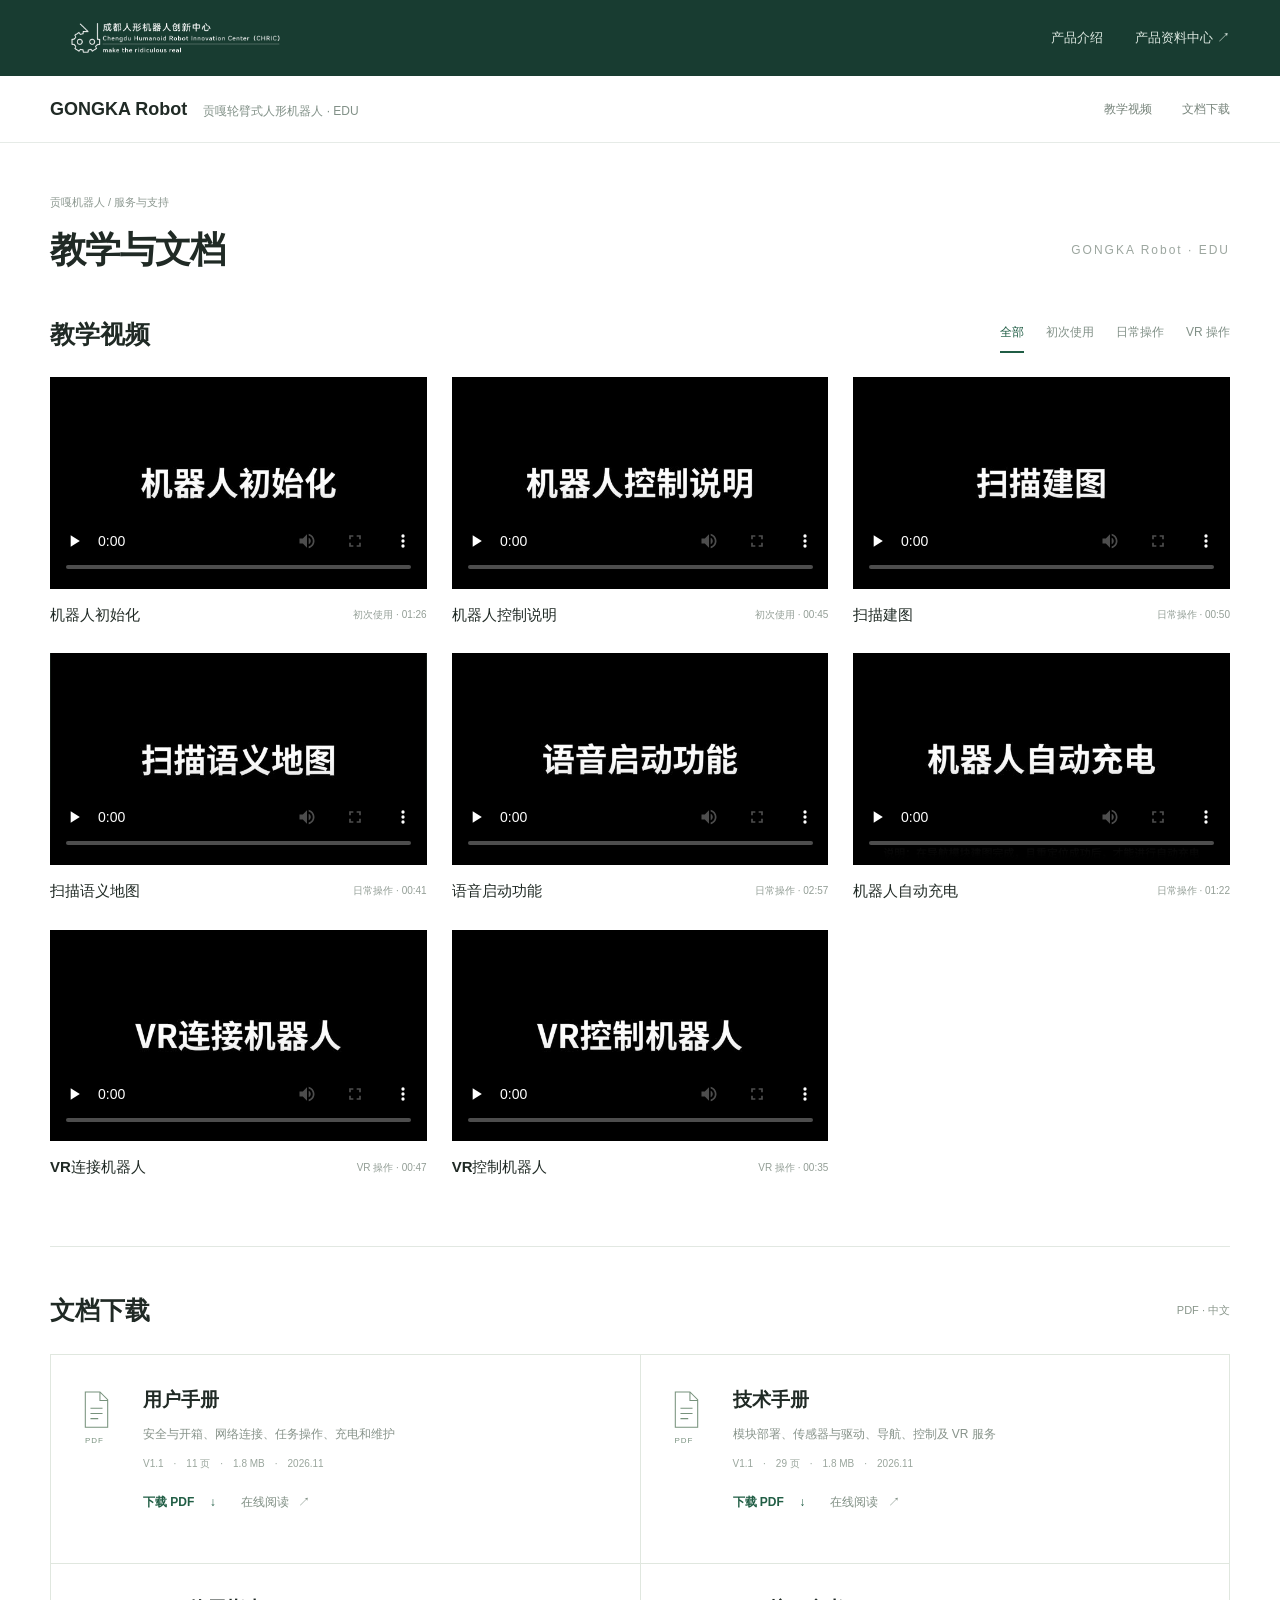
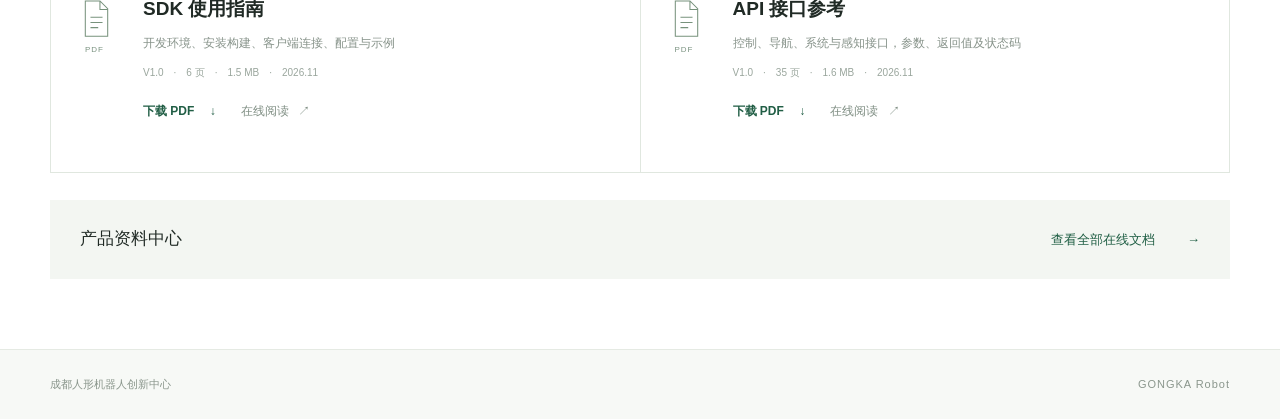
<file: 贡嘎产品页-教学与文档.html>
<!DOCTYPE html>

<html lang="zh-CN"><head><meta charset="utf-8"/><meta content="width=device-width,initial-scale=1" name="viewport"/><title>GONGKA Robot · 教学与文档</title><meta content="贡嘎机器人教学视频、用户手册、技术手册、SDK 使用指南和 API 接口参考。" name="description"/><style>
*{box-sizing:border-box}html{scroll-behavior:smooth;scroll-padding-top:100px}body{margin:0;background:#fff;color:#202a25;font:14px/1.7 -apple-system,BlinkMacSystemFont,"PingFang SC","Microsoft YaHei",sans-serif}a{color:inherit;text-decoration:none}button{font:inherit}a:focus-visible,button:focus-visible{outline:2px solid #24856a;outline-offset:5px}.header{height:76px;background:#183c31;display:flex;align-items:center;justify-content:space-between;padding:0 max(32px,calc((100vw - 1180px)/2));gap:24px}.logo{display:block;width:255px;height:47px;object-fit:contain}.header-links{display:flex;gap:32px;color:#dae6df;font-size:13px}.header-links a:hover{color:white}.product-bar{border-bottom:1px solid #e6ebe7;height:67px;display:flex;align-items:center;justify-content:space-between;padding:0 max(32px,calc((100vw - 1180px)/2));gap:24px}.product-name{display:flex;align-items:baseline;gap:16px;font-size:18px;font-weight:650}.product-name small{font-size:12px;font-weight:400;color:#819087}.section-links{display:flex;gap:30px;font-size:12px;color:#77847b}.section-links a:hover{color:#18654d}main{max-width:1180px;margin:0 auto;padding:50px 0 0}.breadcrumb{font-size:11px;color:#8c9890;margin-bottom:14px}.page-heading{display:flex;align-items:center;justify-content:space-between;margin-bottom:42px}.page-heading h1{font-size:36px;line-height:1.35;font-weight:650;letter-spacing:-1px;margin:0}.page-heading span{font-size:12px;letter-spacing:2px;color:#9ca69f}.section-head{display:flex;align-items:center;justify-content:space-between;gap:20px;margin-bottom:23px}.section-head h2{font-size:25px;font-weight:600;line-height:1.5;margin:0}.filters{display:flex;gap:22px}.filters button{color:#819087;border:0;border-bottom:2px solid transparent;padding:5px 0 8px;background:none;cursor:pointer;font-size:12px}.filters button.active{color:#205d45;border-color:#205d45}.videos{display:grid;grid-template-columns:repeat(3,minmax(0,1fr));gap:26px 25px}.video-frame{aspect-ratio:16/8.4;background:#edf0ed;position:relative;display:flex;align-items:center;justify-content:center;overflow:hidden}.video-frame:before{content:'';position:absolute;inset:20px;border:1px solid #dfe5df}.video-index{position:absolute;top:29px;left:31px;font-size:11px;letter-spacing:2px;color:#9aa79d}.play{width:43px;height:43px;border:1px solid #bcc8bd;border-radius:50%;display:flex;align-items:center;justify-content:center}.play svg{width:19px;height:19px;fill:#8da28f;margin-left:3px}.placeholder{position:absolute;bottom:25px;right:29px;color:#99a69c;font-size:10px;letter-spacing:2px}.video-meta{display:flex;align-items:center;justify-content:space-between;gap:8px;padding-top:13px}.video-meta h3{font-size:15px;font-weight:550;margin:0}.video-meta>span{font-size:10px;color:#939e96;white-space:nowrap}.video-card[hidden]{display:none}.documents{margin-top:66px;padding-top:45px;border-top:1px solid #e2e8e2}.documents .section-head{margin-bottom:25px}.documents .section-head>span{font-size:11px;color:#8a978c}.doc-grid{display:grid;grid-template-columns:1fr 1fr;border-top:1px solid #e0e7df;border-left:1px solid #e0e7df}.doc-card{display:flex;gap:23px;min-height:209px;padding:31px 30px;border-bottom:1px solid #e0e7df;border-right:1px solid #e0e7df}.doc-icon{flex:0 0 39px;width:39px;color:#7b9381;padding-top:4px}.doc-icon svg{display:block;width:31px;height:40px;fill:none;stroke:#77927c;stroke-width:1.2}.doc-icon>span{font-size:8px;letter-spacing:1px;display:block;margin:4px 0 0 4px}.doc-detail{min-width:0}.doc-detail h3{font-size:19px;line-height:1.5;font-weight:600;margin:0 0 9px}.doc-detail p{font-size:12px;color:#87938a;margin:0 0 11px}.doc-meta{font-size:10px;color:#9aa69d;display:flex;align-items:center;gap:10px}.doc-links{display:flex;gap:25px;margin-top:20px;font-size:12px}.download{color:#215e45;font-weight:600}.download span{margin-left:12px}.read{color:#7f8e83}.read span{margin-left:6px}.doc-links a:hover{text-decoration:underline;text-underline-offset:5px}.online-entry{margin:27px 0 70px;display:flex;align-items:center;justify-content:space-between;background:#f3f6f2;padding:25px 30px;gap:20px}.online-entry h2{font-size:17px;font-weight:550;margin:0}.online-entry>a{font-size:13px;color:#205f45}.online-entry>a span{margin-left:28px}.footer{background:#f7f9f6;border-top:1px solid #e5eae3;padding:25px max(32px,calc((100vw - 1180px)/2));display:flex;justify-content:space-between;color:#8a968c;font-size:11px}.footer span:last-child{letter-spacing:1px}@media(max-width:1240px){main{padding-left:32px;padding-right:32px}.doc-card{padding:26px 24px;gap:17px}}@media(max-width:760px){.header{padding:0 20px;height:65px}.logo{width:205px;height:40px}.header-links{gap:16px;font-size:11px}.header-links a:first-child{display:none}.product-bar{padding:0 20px;height:64px}.product-name{font-size:16px;gap:10px}.product-name small{display:none}.section-links{gap:16px;font-size:11px}main{padding:30px 20px 0}.page-heading{margin-bottom:30px}.page-heading h1{font-size:28px}.page-heading>span{display:none}.section-head{align-items:flex-start;flex-direction:column;gap:11px}.section-head h2{font-size:23px}.filters{gap:23px}.videos{grid-template-columns:1fr 1fr;gap:22px 15px}.video-frame:before{inset:10px}.video-index{top:16px;left:18px;font-size:9px}.placeholder{bottom:14px;right:16px;font-size:8px;letter-spacing:1px}.play{width:33px;height:33px}.play svg{width:15px;height:15px}.video-meta{display:block;padding-top:9px}.video-meta h3{font-size:12px}.video-meta>span{font-size:9px}.documents{margin-top:40px;padding-top:30px}.documents .section-head{flex-direction:row;align-items:center}.doc-grid{grid-template-columns:1fr}.doc-card{min-height:190px;padding:25px 22px;gap:22px}.doc-detail h3{font-size:18px}.doc-detail p{font-size:11px}.doc-meta{gap:8px}.online-entry{padding:23px 22px;margin-bottom:40px}.online-entry h2{font-size:15px}.online-entry>a{font-size:11px}.online-entry>a span{margin-left:12px}.footer{padding:22px 20px;font-size:10px}.footer span:last-child{display:none}}
.video-frame{aspect-ratio:16/9;background:#101713}.video-frame:before{display:none}.video-frame video{width:100%;height:100%;object-fit:contain;display:block}@media(max-width:480px){.videos{grid-template-columns:1fr}}</style></head><body><header class="header"><img alt="成都人形机器人创新中心" class="logo" src="assets/company-logo.png"/><nav aria-label="官网导航" class="header-links"><a href="index.html#gongka-edu/intro">产品介绍</a><a href="index.html">产品资料中心 ↗</a></nav></header><div class="product-bar"><div class="product-name">GONGKA Robot<small>贡嘎轮臂式人形机器人 · EDU</small></div><nav aria-label="本页导航" class="section-links"><a href="#videos">教学视频</a><a href="#documents">文档下载</a></nav></div><main><div class="breadcrumb">贡嘎机器人 / 服务与支持</div><div class="page-heading"><h1>教学与文档</h1><span>GONGKA Robot · EDU</span></div><section id="videos"><div class="section-head"><h2>教学视频</h2><div aria-label="视频分类" class="filters"><button aria-pressed="true" class="active" data-filter="全部" type="button">全部</button><button aria-pressed="false" data-filter="初次使用" type="button">初次使用</button><button aria-pressed="false" data-filter="日常操作" type="button">日常操作</button><button aria-pressed="false" data-filter="VR 操作" type="button">VR 操作</button></div></div><div class="videos"><article class="video-card" data-category="初次使用" id="video-guide-1"><div class="video-frame"><video aria-label="机器人初始化" controls="" playsinline="" poster="assets/videos/gongka/guide-1.jpg" preload="none"><source src="assets/videos/gongka/guide-1.mp4" type="video/mp4"/>您的浏览器不支持视频播放。<a href="assets/videos/gongka/guide-1.mp4">下载视频</a></video></div><div class="video-meta"><h3>机器人初始化</h3><span>初次使用 · 01:26</span></div></article><article class="video-card" data-category="初次使用" id="video-guide-2"><div class="video-frame"><video aria-label="机器人控制说明" controls="" playsinline="" poster="assets/videos/gongka/guide-2.jpg" preload="none"><source src="assets/videos/gongka/guide-2.mp4" type="video/mp4"/>您的浏览器不支持视频播放。<a href="assets/videos/gongka/guide-2.mp4">下载视频</a></video></div><div class="video-meta"><h3>机器人控制说明</h3><span>初次使用 · 00:45</span></div></article><article class="video-card" data-category="日常操作" id="video-guide-3"><div class="video-frame"><video aria-label="扫描建图" controls="" playsinline="" poster="assets/videos/gongka/guide-3.jpg" preload="none"><source src="assets/videos/gongka/guide-3.mp4" type="video/mp4"/>您的浏览器不支持视频播放。<a href="assets/videos/gongka/guide-3.mp4">下载视频</a></video></div><div class="video-meta"><h3>扫描建图</h3><span>日常操作 · 00:50</span></div></article><article class="video-card" data-category="日常操作" id="video-guide-4"><div class="video-frame"><video aria-label="扫描语义地图" controls="" playsinline="" poster="assets/videos/gongka/guide-4.jpg" preload="none"><source src="assets/videos/gongka/guide-4.mp4" type="video/mp4"/>您的浏览器不支持视频播放。<a href="assets/videos/gongka/guide-4.mp4">下载视频</a></video></div><div class="video-meta"><h3>扫描语义地图</h3><span>日常操作 · 00:41</span></div></article><article class="video-card" data-category="日常操作" id="video-guide-5"><div class="video-frame"><video aria-label="语音启动功能" controls="" playsinline="" poster="assets/videos/gongka/guide-5.jpg" preload="none"><source src="assets/videos/gongka/guide-5.mp4" type="video/mp4"/>您的浏览器不支持视频播放。<a href="assets/videos/gongka/guide-5.mp4">下载视频</a></video></div><div class="video-meta"><h3>语音启动功能</h3><span>日常操作 · 02:57</span></div></article><article class="video-card" data-category="日常操作" id="video-guide-6"><div class="video-frame"><video aria-label="机器人自动充电" controls="" playsinline="" poster="assets/videos/gongka/guide-6.jpg" preload="none"><source src="assets/videos/gongka/guide-6.mp4" type="video/mp4"/>您的浏览器不支持视频播放。<a href="assets/videos/gongka/guide-6.mp4">下载视频</a></video></div><div class="video-meta"><h3>机器人自动充电</h3><span>日常操作 · 01:22</span></div></article><article class="video-card" data-category="VR 操作" id="video-guide-7"><div class="video-frame"><video aria-label="VR连接机器人" controls="" playsinline="" poster="assets/videos/gongka/guide-7.jpg" preload="none"><source src="assets/videos/gongka/guide-7.mp4" type="video/mp4"/>您的浏览器不支持视频播放。<a href="assets/videos/gongka/guide-7.mp4">下载视频</a></video></div><div class="video-meta"><h3>VR连接机器人</h3><span>VR 操作 · 00:47</span></div></article><article class="video-card" data-category="VR 操作" id="video-guide-8"><div class="video-frame"><video aria-label="VR控制机器人" controls="" playsinline="" poster="assets/videos/gongka/guide-8.jpg" preload="none"><source src="assets/videos/gongka/guide-8.mp4" type="video/mp4"/>您的浏览器不支持视频播放。<a href="assets/videos/gongka/guide-8.mp4">下载视频</a></video></div><div class="video-meta"><h3>VR控制机器人</h3><span>VR 操作 · 00:35</span></div></article></div></section><section class="documents" id="documents"><div class="section-head"><h2>文档下载</h2><span>PDF · 中文</span></div><div class="doc-grid"><article class="doc-card"><div aria-hidden="true" class="doc-icon"><svg viewbox="0 0 36 44"><path d="M5 1h17l9 9v32H5zM22 1v10h9M11 20h14M11 26h14M11 32h9"></path></svg><span>PDF</span></div><div class="doc-detail"><h3>用户手册</h3><p>安全与开箱、网络连接、任务操作、充电和维护</p><div class="doc-meta">V1.1<span>·</span>11 页<span>·</span>1.8 MB<span>·</span>2026.11</div><div class="doc-links"><a class="download" download="" href="PDF/GONGKA Robot 用户手册.pdf">下载 PDF <span aria-hidden="true">↓</span></a><a class="read" href="index.html#gongka-edu/manual">在线阅读 <span aria-hidden="true">↗</span></a></div></div></article><article class="doc-card"><div aria-hidden="true" class="doc-icon"><svg viewbox="0 0 36 44"><path d="M5 1h17l9 9v32H5zM22 1v10h9M11 20h14M11 26h14M11 32h9"></path></svg><span>PDF</span></div><div class="doc-detail"><h3>技术手册</h3><p>模块部署、传感器与驱动、导航、控制及 VR 服务</p><div class="doc-meta">V1.1<span>·</span>29 页<span>·</span>1.8 MB<span>·</span>2026.11</div><div class="doc-links"><a class="download" download="" href="PDF/GONGKA Robot 技术手册.pdf">下载 PDF <span aria-hidden="true">↓</span></a><a class="read" href="index.html#gongka-edu/technical">在线阅读 <span aria-hidden="true">↗</span></a></div></div></article><article class="doc-card"><div aria-hidden="true" class="doc-icon"><svg viewbox="0 0 36 44"><path d="M5 1h17l9 9v32H5zM22 1v10h9M11 20h14M11 26h14M11 32h9"></path></svg><span>PDF</span></div><div class="doc-detail"><h3>SDK 使用指南</h3><p>开发环境、安装构建、客户端连接、配置与示例</p><div class="doc-meta">V1.0<span>·</span>6 页<span>·</span>1.5 MB<span>·</span>2026.11</div><div class="doc-links"><a class="download" download="" href="PDF/GONGKA Robot SDK 使用指南.pdf">下载 PDF <span aria-hidden="true">↓</span></a><a class="read" href="index.html#gongka-edu/sdk">在线阅读 <span aria-hidden="true">↗</span></a></div></div></article><article class="doc-card"><div aria-hidden="true" class="doc-icon"><svg viewbox="0 0 36 44"><path d="M5 1h17l9 9v32H5zM22 1v10h9M11 20h14M11 26h14M11 32h9"></path></svg><span>PDF</span></div><div class="doc-detail"><h3>API 接口参考</h3><p>控制、导航、系统与感知接口，参数、返回值及状态码</p><div class="doc-meta">V1.0<span>·</span>35 页<span>·</span>1.6 MB<span>·</span>2026.11</div><div class="doc-links"><a class="download" download="" href="PDF/GONGKA Robot API 接口参考.pdf">下载 PDF <span aria-hidden="true">↓</span></a><a class="read" href="index.html#gongka-edu/api">在线阅读 <span aria-hidden="true">↗</span></a></div></div></article></div></section><section class="online-entry"><h2>产品资料中心</h2><a href="index.html#gongka-edu/intro">查看全部在线文档 <span aria-hidden="true">→</span></a></section></main><footer class="footer"><span>成都人形机器人创新中心</span><span>GONGKA Robot</span></footer><script>document.querySelectorAll('[data-filter]').forEach(button=>button.addEventListener('click',()=>{const selected=button.dataset.filter;document.querySelectorAll('[data-filter]').forEach(b=>{const active=b===button;b.classList.toggle('active',active);b.setAttribute('aria-pressed',String(active));});document.querySelectorAll('.video-card').forEach(card=>card.hidden=selected!=='全部'&&card.dataset.category!==selected);}));document.querySelectorAll("video").forEach(video=>video.addEventListener("play",()=>document.querySelectorAll("video").forEach(other=>{if(other!==video)other.pause();})));document.querySelectorAll("[data-filter]").forEach(button=>button.addEventListener("click",()=>document.querySelectorAll(".video-card[hidden] video").forEach(video=>video.pause())));</script></body></html>
</file>
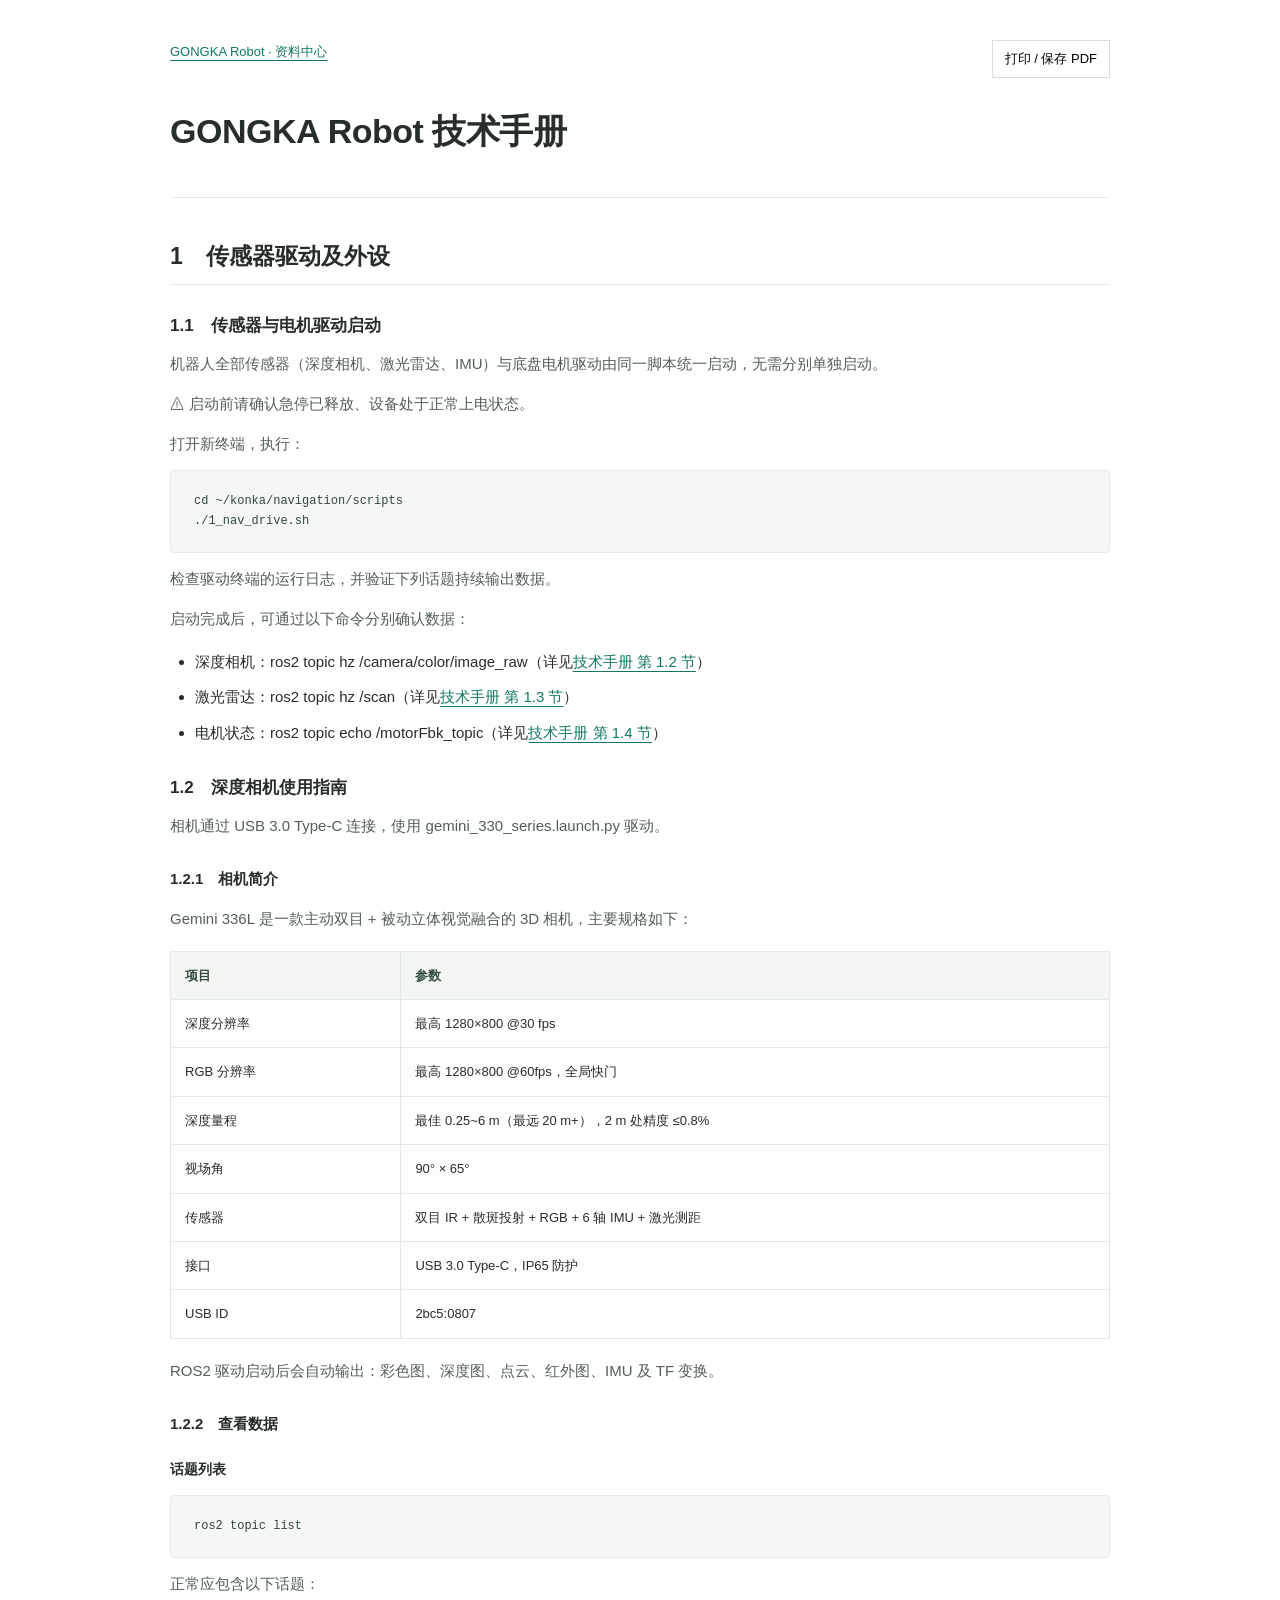
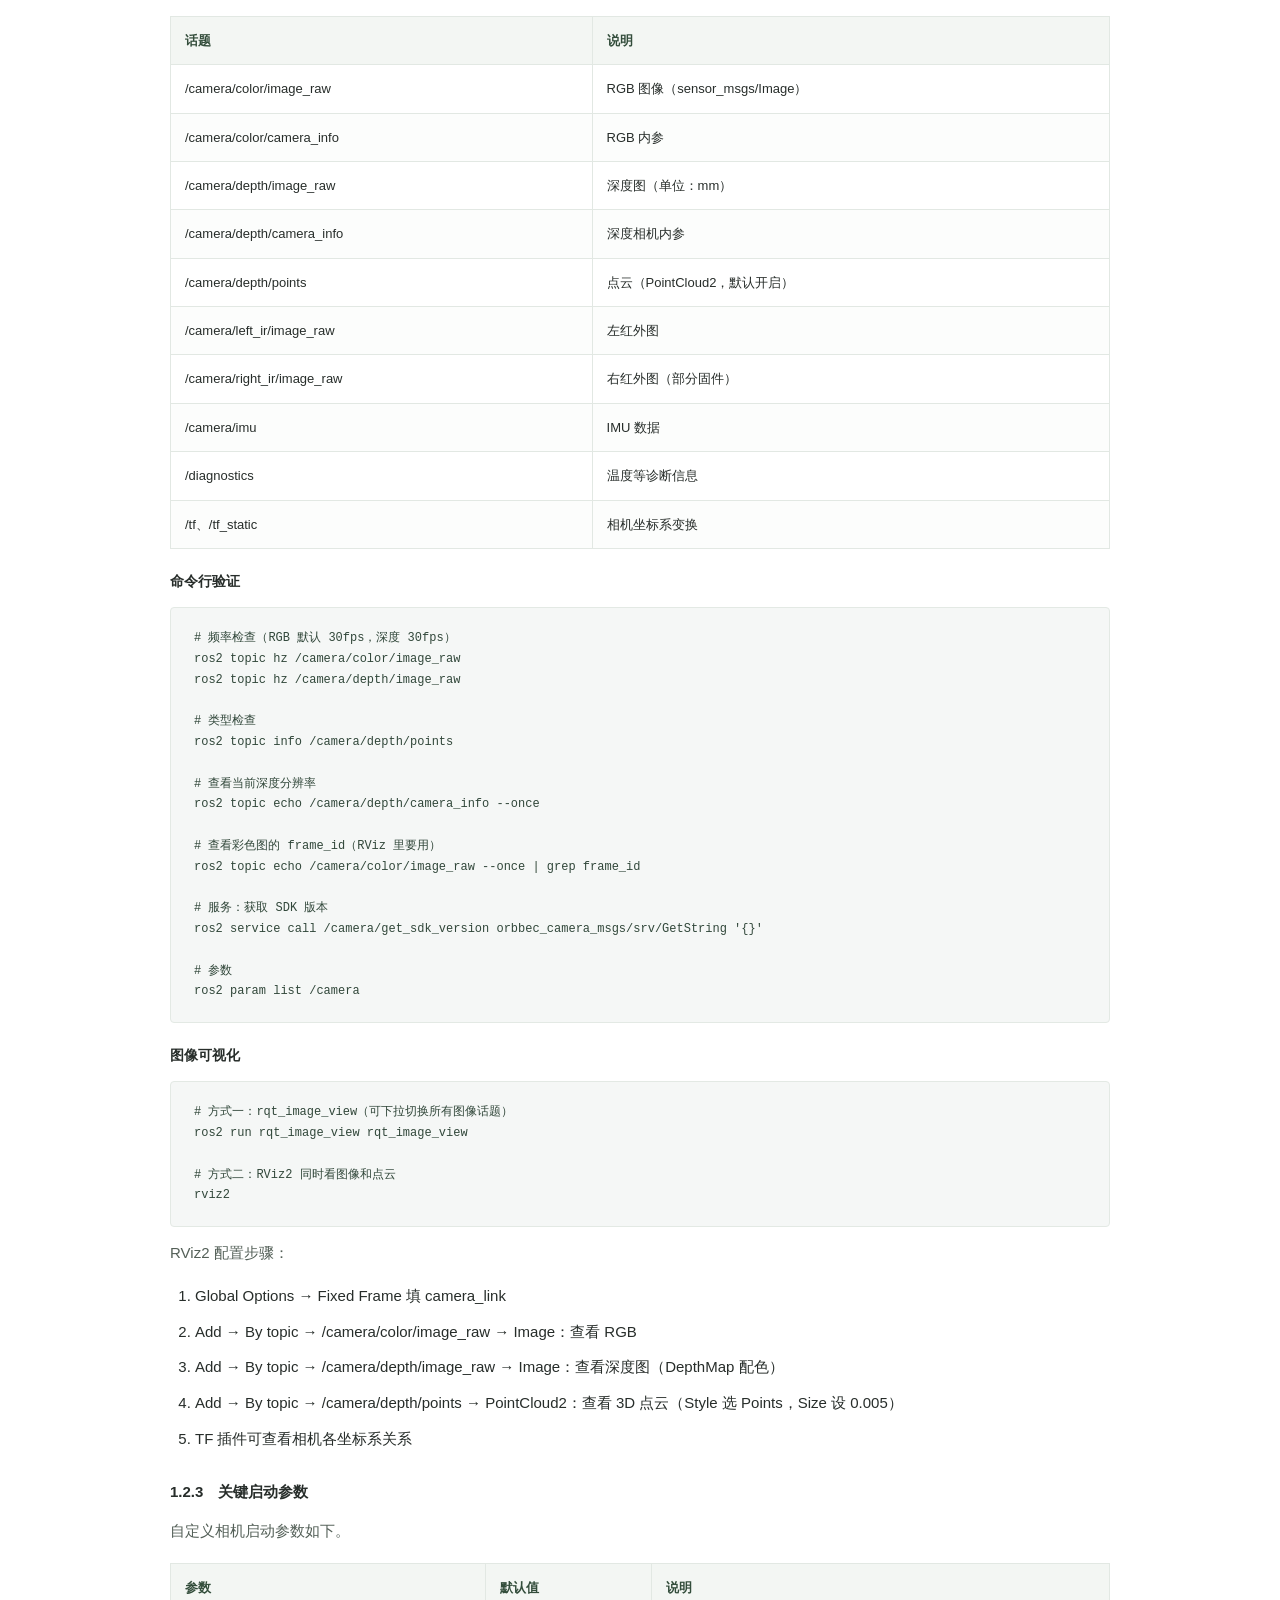
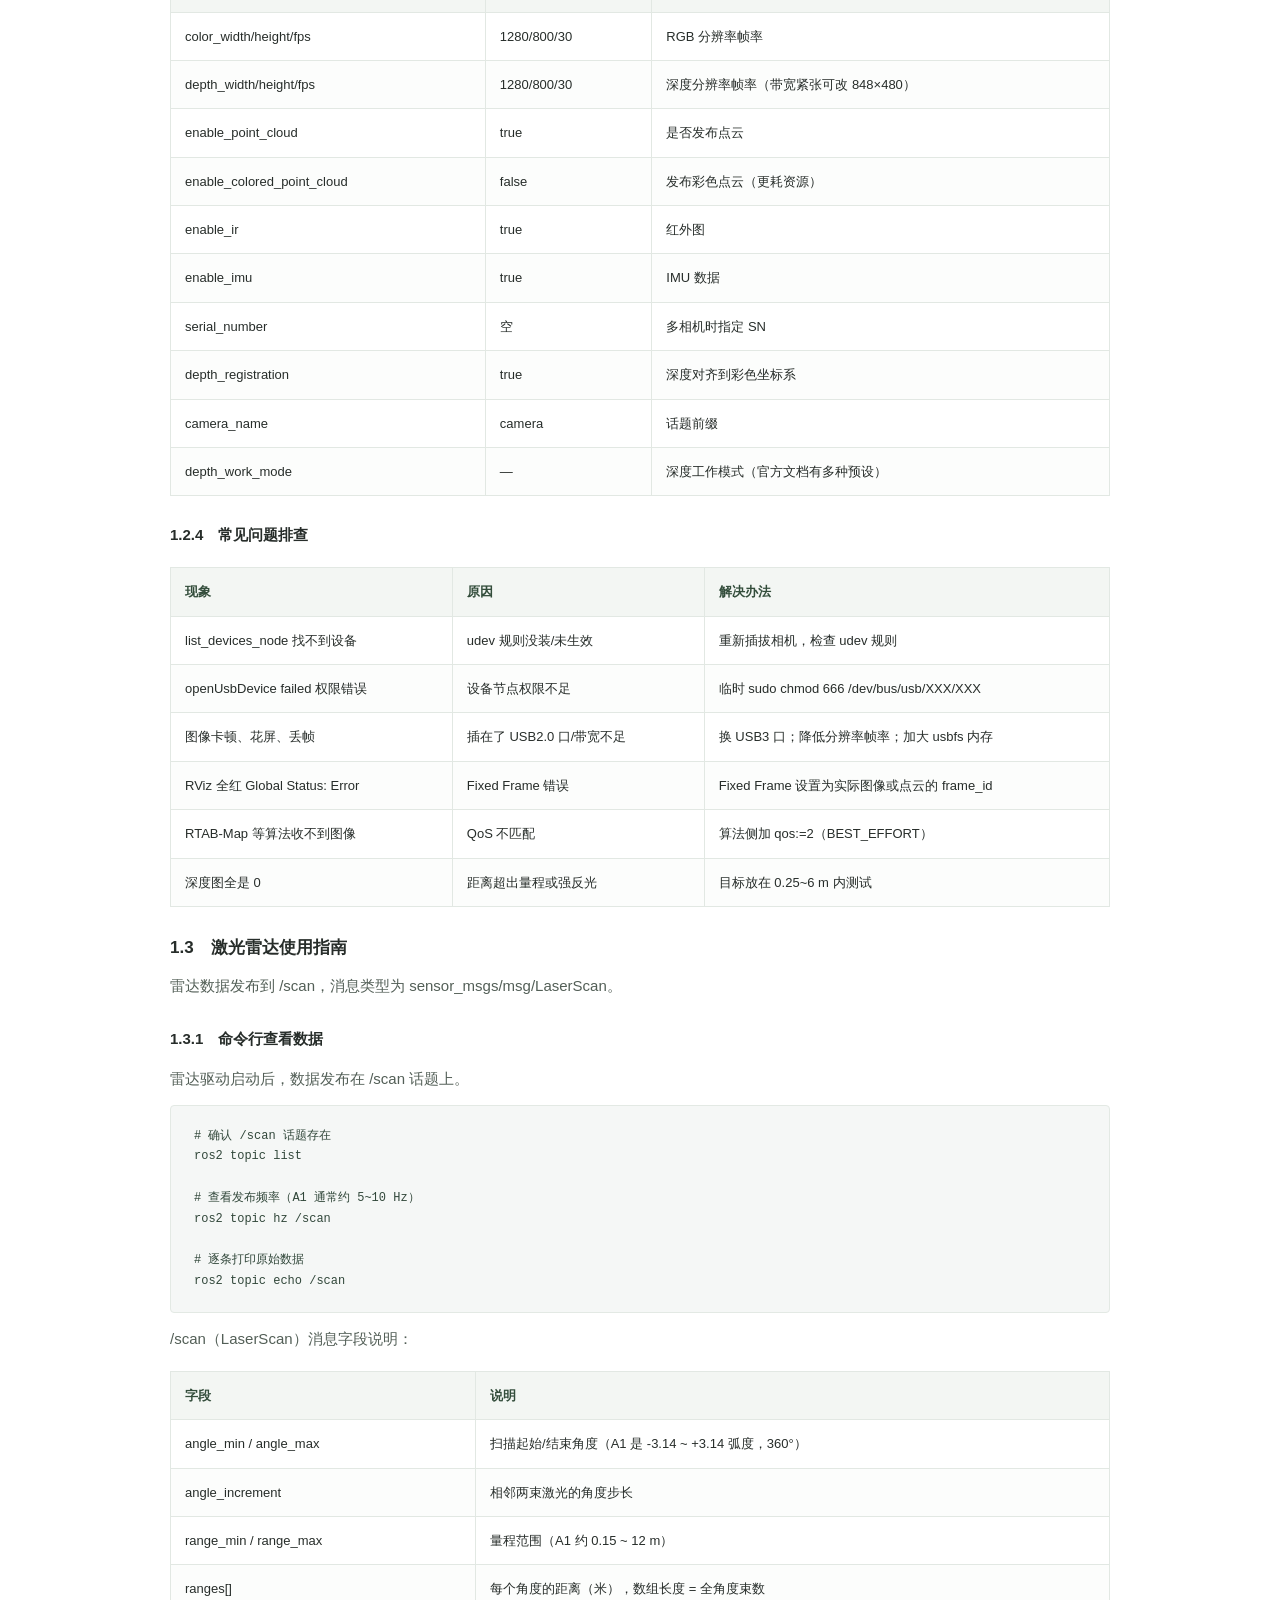
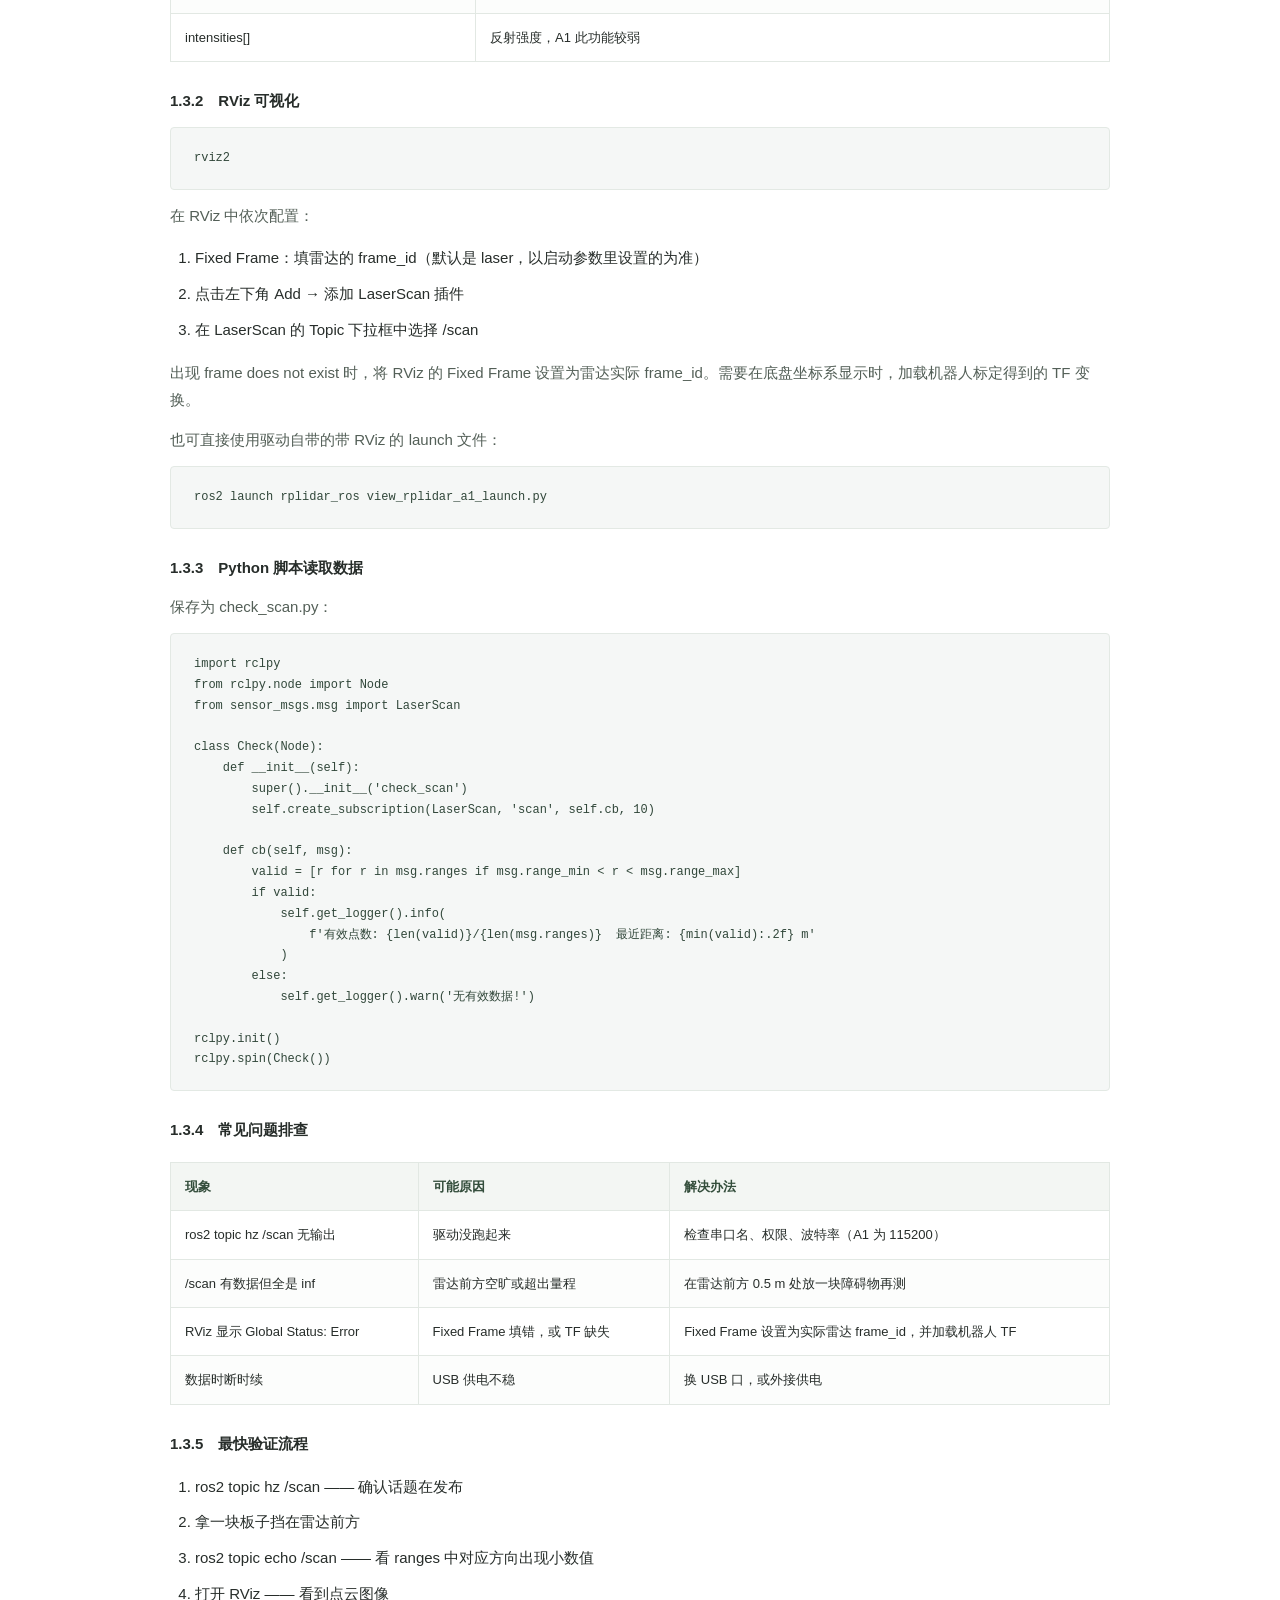
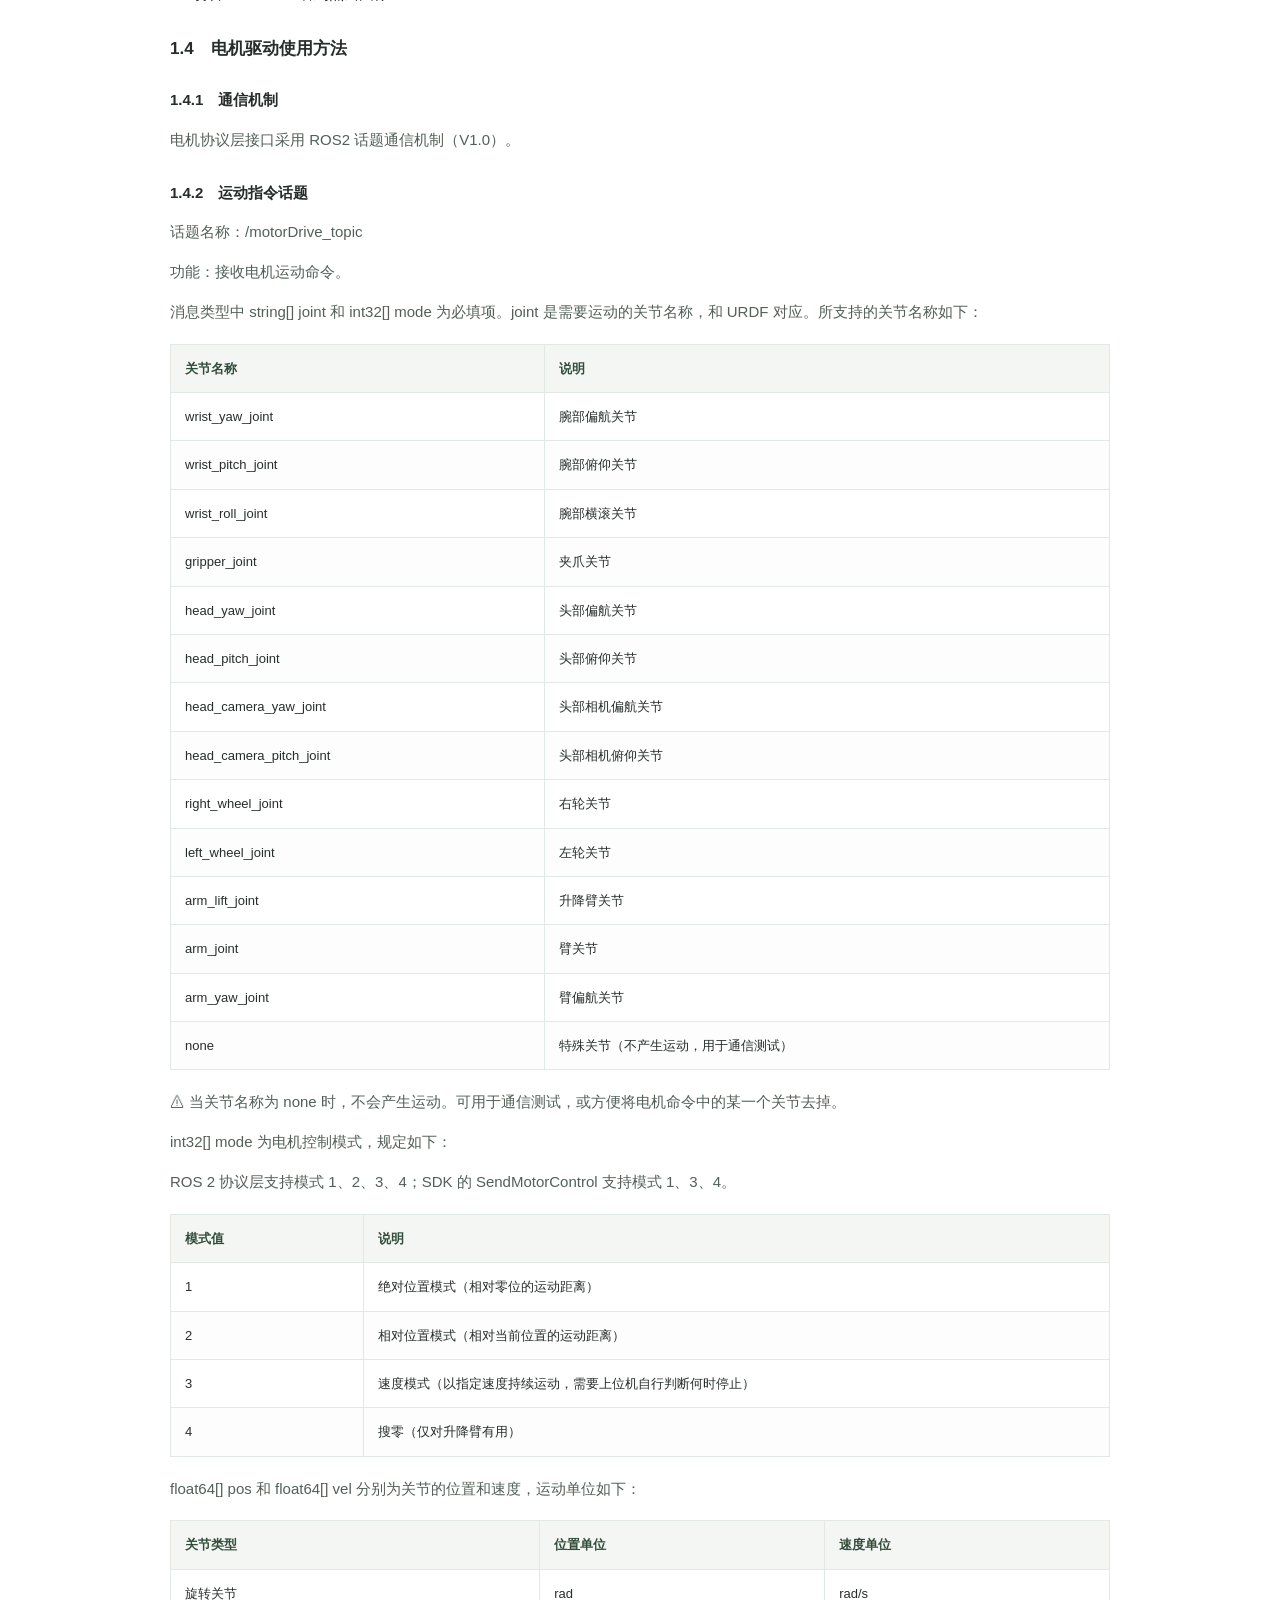
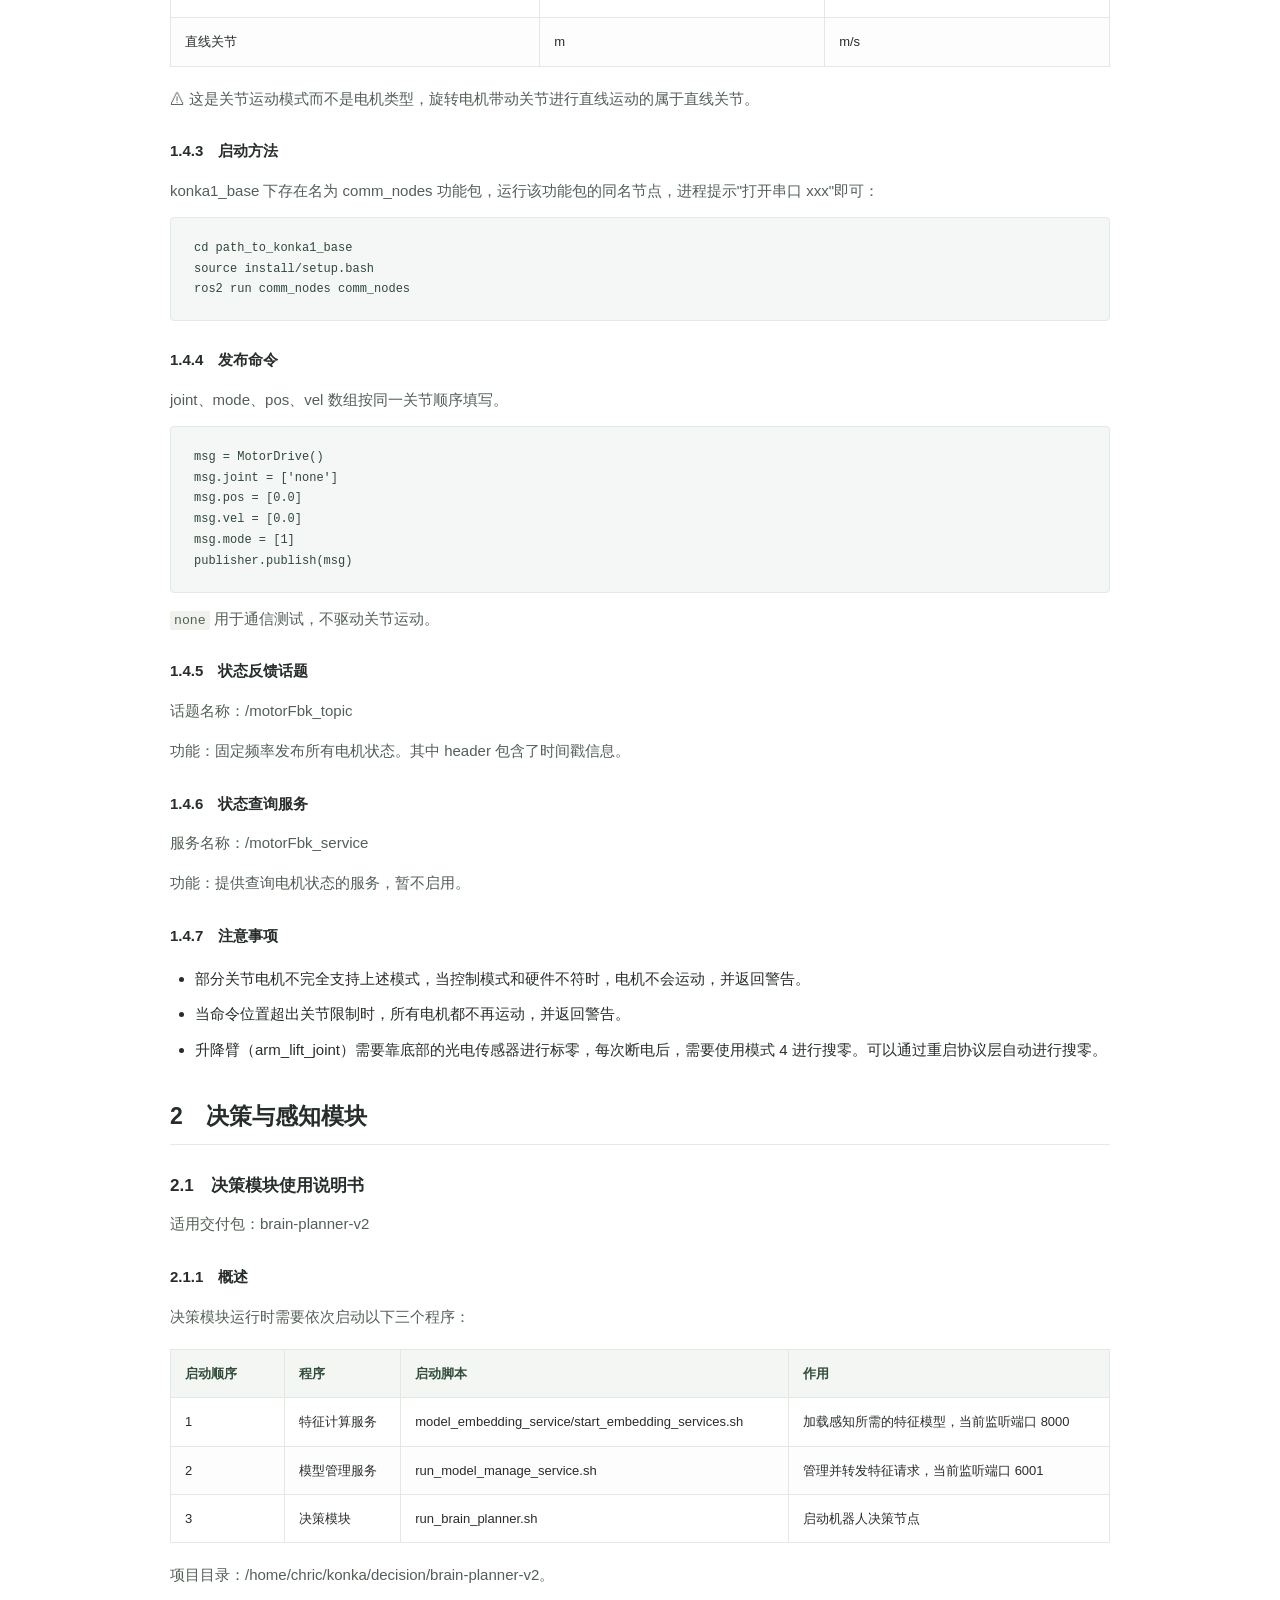
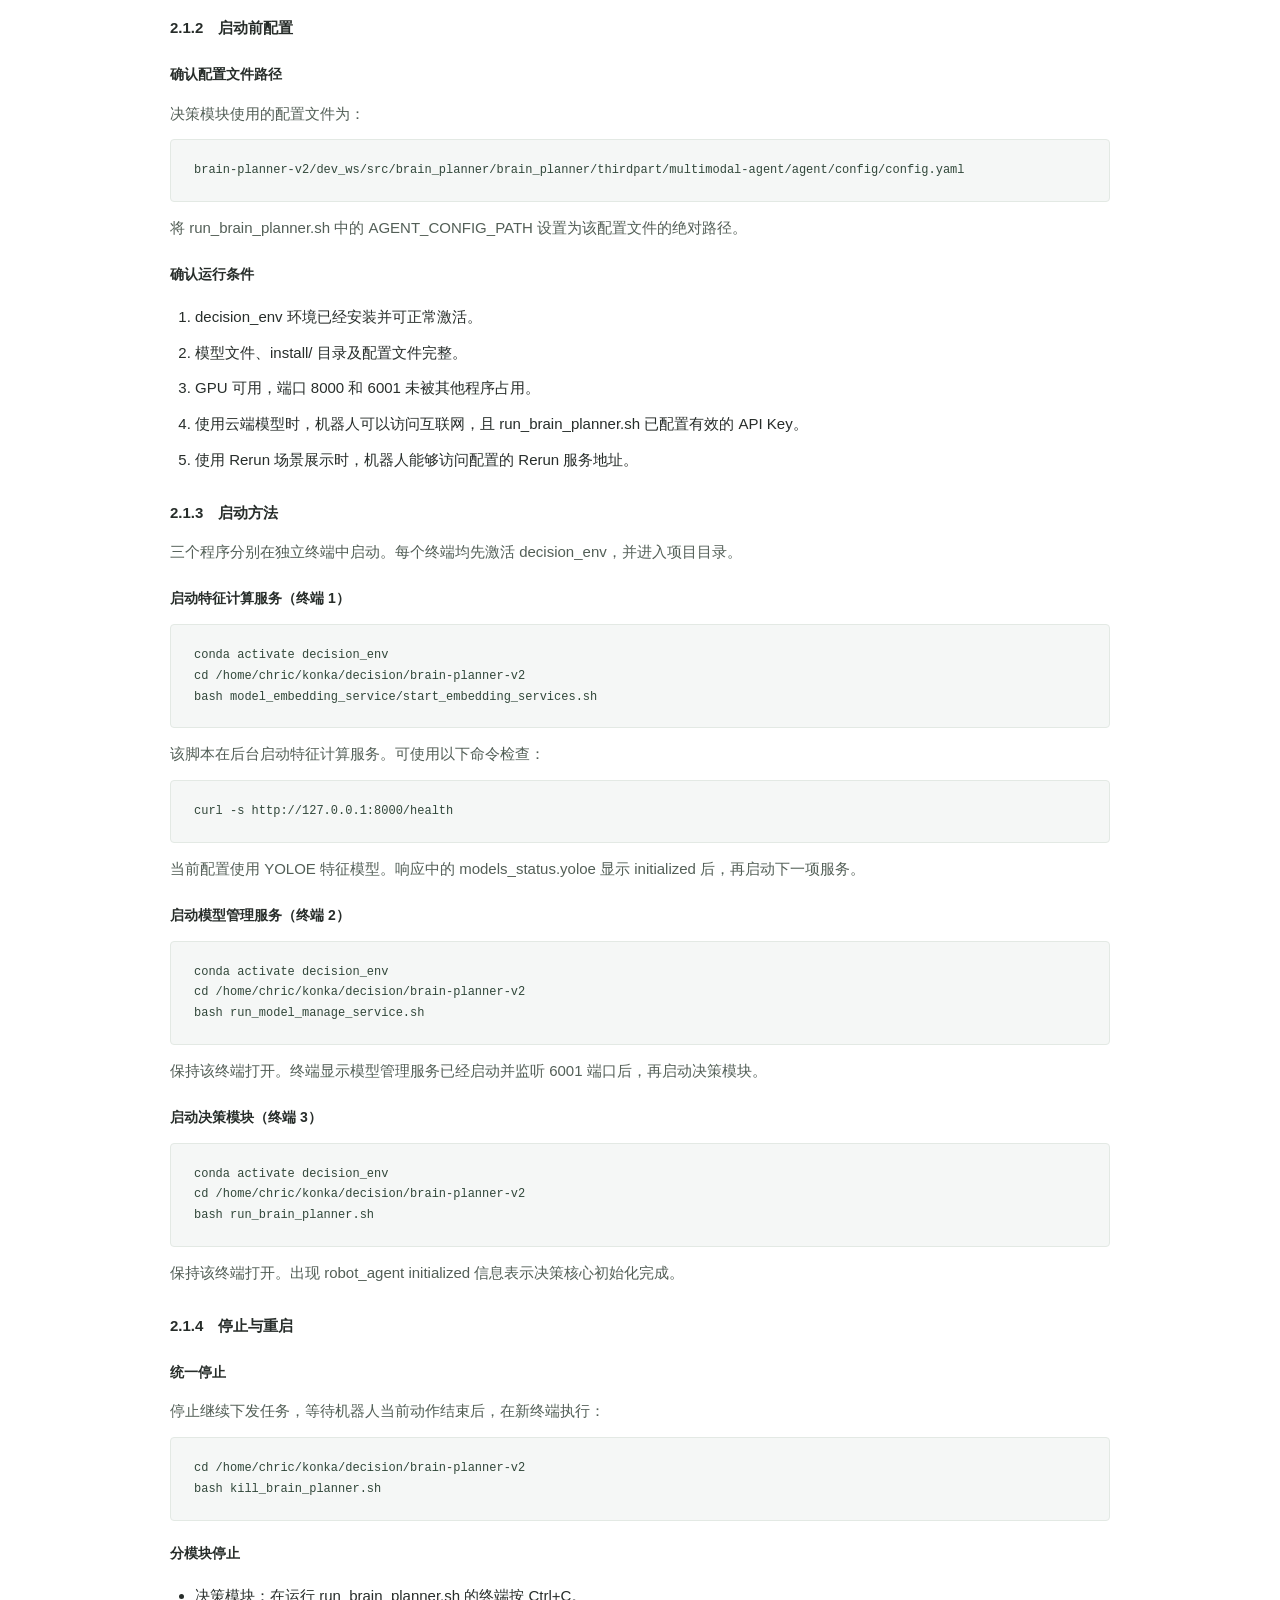
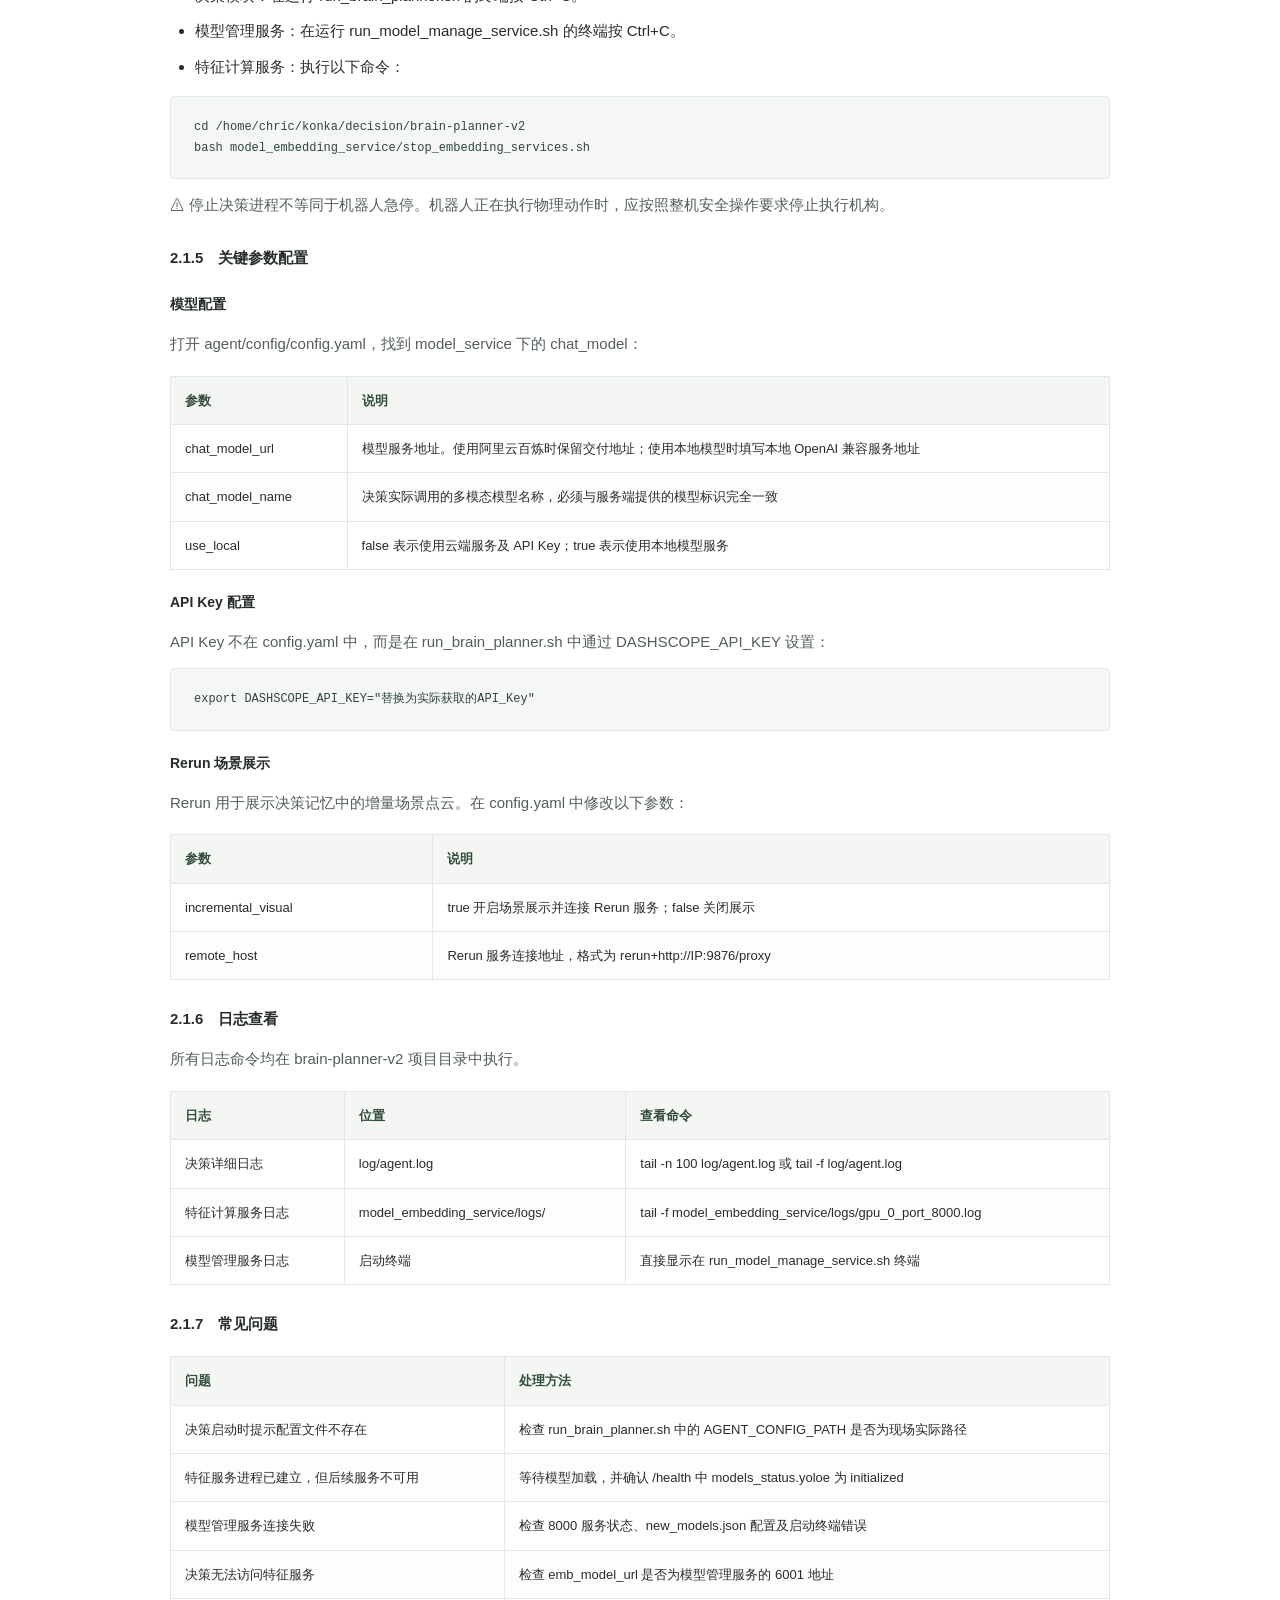
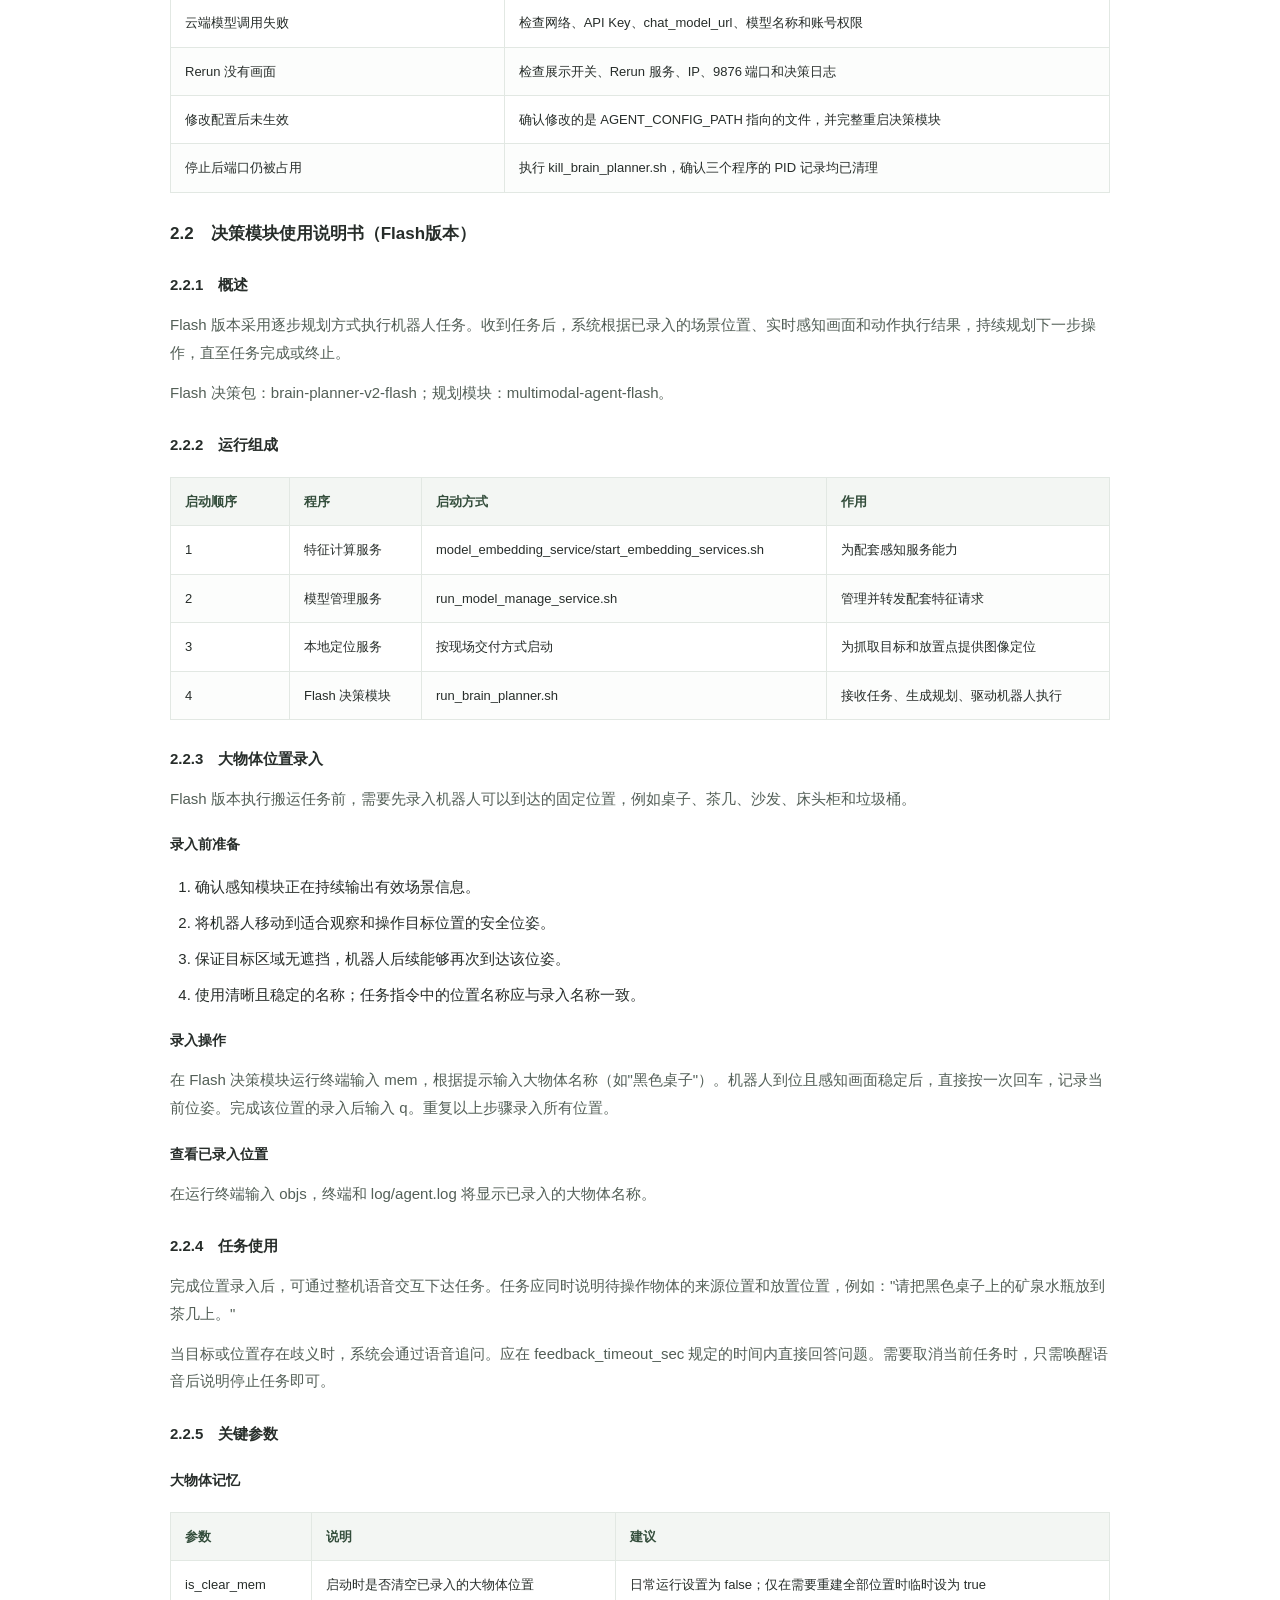
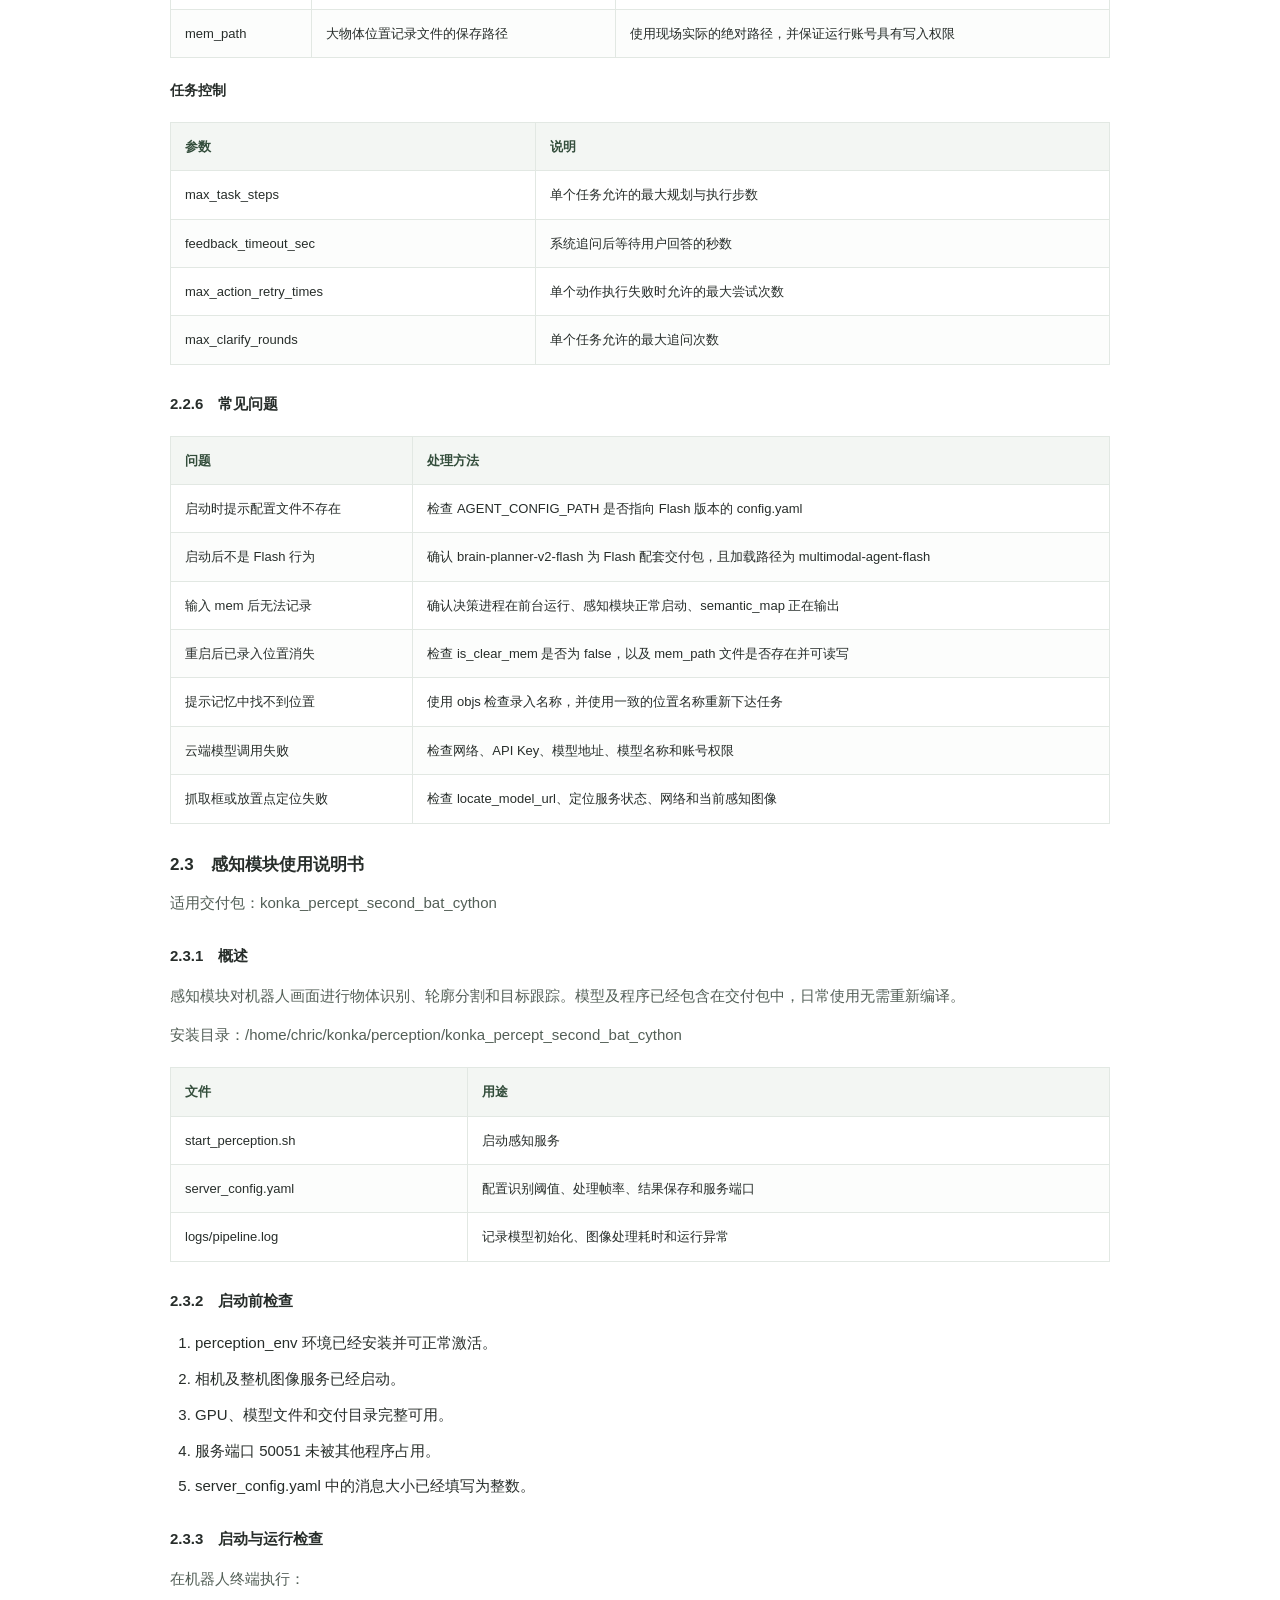
<file: 资料/GONGKA Robot 技术文档.html>
<!doctype html><html lang="zh-CN"><head><meta charset="utf-8"><meta name="viewport" content="width=device-width,initial-scale=1"><title>GONGKA Robot 技术手册</title><style>
*{box-sizing:border-box}html{scroll-behavior:smooth;scroll-padding-top:35px}body{margin:0;background:#f3f4f1;color:#202722;font:16px/1.85 -apple-system,BlinkMacSystemFont,"PingFang SC","Microsoft YaHei",sans-serif}a{color:#285d4b;text-underline-offset:4px}nav{position:fixed;inset:0 auto 0 0;width:246px;padding:30px 22px;background:#e9ece5;border-right:1px solid #d6ddd2;overflow:auto}.brand{font-weight:750;font-size:23px;line-height:1.3}.brand small{display:block;font-size:11px;letter-spacing:2px;font-weight:500;margin:12px 0 24px;color:#566358}nav a{display:block;color:#47534b;text-decoration:none;padding:7px 10px;border-radius:3px;font-size:13px;line-height:1.5}nav a.active{background:#d5e2d5;color:#164b36;font-weight:700}nav a:hover{background:#dfe5dc}.nav-foot{font-size:11px;border-top:1px solid #cbd3c8;margin-top:24px;padding-top:16px;color:#68756b}main{margin-left:246px;max-width:1210px;padding:38px 58px 70px}.toolbar{display:flex;justify-content:space-between;align-items:center;gap:12px;font-size:12px;color:#657166;margin-bottom:25px}.toolbar button{border:1px solid #b7c4b6;background:transparent;padding:8px 16px;border-radius:3px;color:#31503e;cursor:pointer}.cover{border-top:5px solid #315b43;background:#fff;padding:50px 46px 42px;margin-bottom:32px}.eyebrow{font-size:12px;letter-spacing:3px;color:#41644b}.cover h1{font-size:46px;line-height:1.3;letter-spacing:-1px;margin:26px 0 16px;font-weight:700}.cover p{max-width:620px;color:#526055}.cover .version{border-top:1px solid #d9dfd7;margin-top:34px;padding-top:18px;font-size:12px;color:#677267;display:flex;justify-content:space-between;gap:20px}.routes{display:flex;gap:16px;margin-top:28px;flex-wrap:wrap}.routes a{border-bottom:1px solid #789581;text-decoration:none;font-size:14px;padding:5px 0}section{background:white;padding:36px 46px 42px;margin-bottom:22px;scroll-margin-top:22px;border:1px solid #e1e5de}.section-num{font-size:12px;font-weight:700;letter-spacing:2px;color:#64826d}h2{font-size:28px;line-height:1.4;margin:7px 0 10px}h3{font-size:19px;margin:30px 0 10px;line-height:1.5}p{margin:12px 0}.lead{color:#5c6a5f;margin-bottom:24px}.table-scroll{overflow-x:auto;margin:18px 0}table{width:100%;border-collapse:collapse;font-size:14px;line-height:1.7}th{background:#e8eee6;text-align:left;font-weight:600;color:#334d3b}td,th{border:1px solid #d9dfd7;padding:11px 14px;vertical-align:top}tbody tr:nth-child(even){background:#fafbf9}td:first-child{min-width:105px}ul,ol{padding-left:25px}li{margin:8px 0}.steps{list-style:none;counter-reset:item;padding:0}.steps li{counter-increment:item;position:relative;padding:7px 0 12px 42px;border-bottom:1px solid #edf0e9}.steps li:before{content:counter(item);position:absolute;left:0;top:9px;background:#e8eee6;color:#385e43;width:26px;height:26px;line-height:26px;font-size:13px;text-align:center}.note,.warning,.pending{padding:18px 21px;margin:22px 0;background:#eef3ed;border-left:3px solid #718f70;font-size:14px}.warning{background:#fbf0e9;border-color:#a45e3c}.pending{background:#fcf7e8;border-color:#b99a4b}.note p,.warning p,.pending p{margin:6px 0 0}pre{background:#202b24;color:#eaf0e9;overflow-x:auto;padding:20px 23px;line-height:1.7;font-size:12px;border-radius:3px}code{font:0.88em/1.65 ui-monospace,SFMono-Regular,Consolas,monospace;overflow-wrap:anywhere}p code,td code,li code{background:#f0f3ed;padding:2px 4px}figure{margin:24px 0}figure img{display:block;width:100%;height:auto}figcaption{font-size:12px;color:#697469;text-align:center;margin-top:12px}footer{font-size:12px;color:#758074;text-align:center;margin:35px 0}.mobile-title{display:none}.mobile-toc{display:none;background:white;border:1px solid #d9dfd7;padding:15px 20px;margin:0 0 22px}.mobile-toc a{display:block;font-size:14px;padding:5px 0;text-decoration:none}.mobile-toc summary{cursor:pointer;font-weight:600}@media(min-width:1500px){main{margin-left:calc(246px + (100vw - 1500px)/2)}}@media(max-width:900px){nav{display:none}.mobile-toc{display:block}main{margin:0;padding:20px 18px}.cover,section{padding:26px 24px}.cover h1{font-size:34px}.toolbar{flex-wrap:wrap}h2{font-size:25px}}@media print{@page{size:A4;margin:18mm 17mm}body{background:white;font-size:10pt;line-height:1.7}nav,.toolbar,.routes,.mobile-toc{display:none!important}main{margin:0;max-width:none;padding:0}.cover{height:242mm;margin:0;border:0;border-top:5px solid #315b43;padding:30mm 6mm;break-after:page}.cover h1{font-size:35pt}.cover .version{margin-top:35mm}section{border:0;padding:0;margin:0;break-before:page}h2{font-size:23pt}h3{font-size:13pt;break-after:avoid}table{font-size:9pt}td,th{padding:7px 9px}thead{display:table-header-group}tr,figure,.note,.warning,.pending{break-inside:avoid}.table-scroll{overflow:visible}pre{white-space:pre-wrap;font-size:8pt;background:#eef1ec;color:#202722;break-inside:avoid}a{color:inherit;text-decoration:none}figure img{max-height:145mm;object-fit:contain}footer{display:none}.steps li{break-inside:avoid}} .robot-diagram svg{display:block;width:100%;height:auto}.robot-diagram{margin:24px 0}.charger-views{display:grid;grid-template-columns:1.5fr 1fr;gap:36px}.charger-views img{width:100%;height:240px;object-fit:contain}.charger-views figure{margin:14px 0 24px}#overview > .robot-diagram + .table-scroll td:first-child{min-width:46px;width:52px;text-align:center}#overview > .robot-diagram + .table-scroll th:first-child{white-space:nowrap}@media(max-width:600px){.robot-diagram{overflow-x:auto}.robot-diagram svg{min-width:660px}.charger-views{grid-template-columns:1fr;gap:0}.charger-views img{height:230px}}@media print{.robot-diagram{break-inside:avoid}.robot-diagram svg{max-height:125mm;width:100%}.charger-views{break-inside:avoid}.charger-views img{height:55mm}} 
.cover{border-top:0;min-height:1020px;padding:62px 66px 42px;display:flex;flex-direction:column;background:#fff;color:#444}.cover h1{font-size:40px;font-weight:500;letter-spacing:0;line-height:1.45;margin:0;color:#444}.cover .cover-subtitle{font-family:"Songti SC","SimSun",serif;font-size:25px;line-height:1.5;margin:26px 0 0;color:#444}.cover-subtitle span{font-family:-apple-system,BlinkMacSystemFont,sans-serif;font-size:22px;margin-left:10px}.cover-visual{height:650px;margin:8px 0 20px;display:flex;align-items:center;justify-content:center}.cover-visual img{display:block;height:100%;max-width:100%;object-fit:contain}.cover-bottom{margin-top:auto}.cover-english{font-size:28px;text-align:center;font-weight:400;letter-spacing:.3px;margin:8px 0 40px}.cover-meta{display:flex;justify-content:space-between;gap:15px;font-size:11px;color:#747974}.cover figure{margin:0}
@media(max-width:900px){.cover{min-height:0;padding:38px 28px 26px}.cover h1{font-size:clamp(25px,5.4vw,36px)}.cover .cover-subtitle{font-size:21px;margin-top:20px}.cover-subtitle span{font-size:19px}.cover-visual{height:clamp(390px,80vw,580px);margin:0 0 12px}.cover-english{font-size:24px;margin:6px 0 30px}.cover-meta{font-size:10px;flex-wrap:wrap}}
@media print{.cover{height:242mm;min-height:0;padding:14mm 6mm 5mm;border:0;break-inside:avoid;break-after:page;display:flex}.cover h1{font-size:28pt;line-height:1.4;margin:0}.cover .cover-subtitle{font-size:18pt;margin-top:11mm}.cover-subtitle span{font-size:17pt}.cover-visual{height:151mm;margin:2mm 0 3mm;flex-shrink:0}.cover-english{font-size:23pt;margin:0 0 12mm}.cover-meta{font-size:8pt;flex-wrap:nowrap}}

#document{overflow-wrap:anywhere}#document h4{font-size:15px;margin:25px 0 10px;scroll-margin-top:105px}#document h5{font-size:14px;margin:20px 0 8px;scroll-margin-top:105px}#document pre code{white-space:pre;font-size:12px}#document ol+ol{margin-top:0}
:root{--accent:#147764;--line:#e7e9e8;--muted:#74807b}html{scroll-padding-top:108px}body{background:#fff;color:#272d2a;font:15px/1.85 -apple-system,BlinkMacSystemFont,"PingFang SC","Microsoft YaHei",sans-serif}button,input{font:inherit}button,a{-webkit-tap-highlight-color:transparent}button{cursor:pointer}a{color:var(--accent)}button:focus-visible,a:focus-visible,input:focus-visible,summary:focus-visible{outline:2px solid var(--accent);outline-offset:4px}.site-header{height:76px;border-bottom:1px solid var(--line);background:rgba(255,255,255,.98);position:fixed;inset:0 0 auto;z-index:30;display:flex;align-items:center;padding:0 34px;gap:28px}.wordmark{font-size:19px;font-weight:700;letter-spacing:1px;color:#202a25;white-space:nowrap}.header-divider{height:22px;width:1px;background:#dadddb}.site-name{font-size:15px;color:#5b655f}.header-tag{margin-left:auto;font-size:12px;color:var(--muted)}.menu-toggle{display:none;border:0;background:#f1f5f3;padding:5px 12px}.sidebar{position:fixed;inset:76px auto 0 0;width:264px;background:#fafbfa;border-right:1px solid var(--line);padding:30px 22px 22px;overflow:auto;z-index:20;display:flex;flex-direction:column}.nav-caption{font-size:12px;letter-spacing:2px;color:#8a938e;padding:0 13px;margin:0 0 22px}.product-group>summary{list-style:none;font-size:16px;font-weight:650;cursor:pointer;padding:12px;display:flex;align-items:center;gap:8px}.product-group>summary::-webkit-details-marker{display:none}.product-group>summary:after{content:'⌄';margin-left:auto;color:#7b8780;transform:rotate(-90deg)}.product-group[open]>summary:after{transform:none}.product-dot{display:inline-block;width:7px;height:7px;background:var(--accent);border-radius:50%}.product-version{font-size:10px;font-weight:500;color:#89948e;margin-left:5px}.doc-nav{border-left:1px solid #dce3df;margin:5px 0 0 16px;padding:0 0 0 13px}.doc-nav a{display:flex;gap:10px;align-items:center;text-decoration:none;padding:10px 12px;font-size:14px;color:#69746d;margin:3px 0;border-radius:4px}.doc-nav a.active{color:var(--accent);background:#e9f2ee;font-weight:600}.doc-nav a:hover{background:#eff3f0}.doc-symbol{width:16px;color:#96a29a;font-size:12px}.doc-nav a.active .doc-symbol{color:var(--accent)}.sidebar-note{margin-top:auto;padding:35px 13px 0;color:#969e99;font-size:11px;line-height:1.9}.sidebar-note strong{display:block;color:#66756b;font-weight:500}.reading-layout{margin-left:264px;display:grid;grid-template-columns:minmax(0,1fr) 214px;max-width:1600px;padding-top:76px}main{margin:0!important;max-width:none;padding:40px 54px 80px;min-width:0}.doc-topline{display:flex;align-items:center;gap:12px;margin-bottom:22px;font-size:12px;color:#89918c}.doc-topline a{color:#77837b;text-decoration:none}.doc-topline span:last-child{color:#48584f}.doc-header{border-bottom:1px solid var(--line);padding-bottom:28px;margin-bottom:34px}.doc-header h1{font-size:34px;font-weight:650;line-height:1.4;letter-spacing:-.5px;margin:0 0 13px}.doc-description{color:#7a847e;margin:0 0 22px;font-size:14px}.doc-actions{display:flex;align-items:center;gap:18px;font-size:11px;color:#8c958f}.draft{color:#91754b;background:#faf5e9;padding:2px 8px}.print-button{margin-left:auto;border:1px solid #dce1dd;background:white;border-radius:3px;padding:5px 12px;color:#647168;font-size:12px}#document section{padding:0;margin:0 0 45px;border:0;background:none}#document h2{font-size:23px;font-weight:650;padding:8px 0 12px;margin:28px 0 12px;border-bottom:1px solid var(--line);scroll-margin-top:105px}#document h3{font-size:17px;margin:28px 0 12px;scroll-margin-top:105px}#document p{color:#535f57}#document .lead{color:#7d8881}#document table{font-size:13px;line-height:1.8}#document td,#document th{padding:12px 14px;border-color:#e2e8e3}#document th{background:#f3f6f3}#document tbody tr:nth-child(even){background:#fcfdfc}#document pre{background:#f5f7f6;color:#31473a;border:1px solid #e3e9e4;border-radius:4px;font-size:12px}#document .note{background:#f2f7f3;border-color:#83a793}#document figure{margin:30px 0}#document figure>img{max-height:540px;object-fit:contain}#document .robot-diagram svg{max-height:650px}#document .product-hero{background:#f5f7f4;display:flex;align-items:center;justify-content:space-between;min-height:320px;padding:30px 40px;margin-bottom:32px;gap:20px}#document .product-hero h2{font-size:29px;line-height:1.5;border:0;margin:13px 0 5px;padding:0}#document .product-hero img{height:280px;width:42%;object-fit:contain;mix-blend-mode:multiply}.kicker{font-size:10px;letter-spacing:3px;color:#718376}.primary-link{display:inline-block;font-size:13px;margin-top:15px;text-decoration:none;border-bottom:1px solid #8eac9f}.right-rail{position:sticky;top:76px;align-self:start;height:calc(100vh - 76px);overflow:auto;padding:47px 25px 30px 12px}.toc-caption{font-size:12px;font-weight:650;color:#4c5a51;margin:0 0 18px}.page-toc{border-left:1px solid var(--line);display:flex;flex-direction:column}.page-toc a{overflow-wrap:anywhere;font-size:11px;line-height:1.6;text-decoration:none;padding:6px 0 6px 16px;color:#89938c;margin-left:-1px;border-left:2px solid transparent}.page-toc a.sub{padding-left:25px;font-size:10px}.page-toc a.leaf{padding-left:32px;font-size:10px}.page-toc a.active{color:var(--accent);border-color:var(--accent)}.page-toc a:hover{color:var(--accent)}.search-wrap{position:relative;margin:0 0 25px}.search-icon{position:absolute;left:12px;top:7px;color:#87928b}.search{width:100%;padding:9px 12px 9px 34px;background:white;border:1px solid #e1e6e2;border-radius:4px;font-size:12px;line-height:1.6}.search-results{margin:0 0 15px}.search-results:empty{display:none}.search-status{font-size:11px;color:#8a968d;padding:8px}.search-result{display:block;border:0;border-bottom:1px solid var(--line);width:100%;text-align:left;background:white;padding:10px;color:#475e50;font-size:12px}.search-result small{display:block;font-size:10px;color:#8b958e}.search-result mark{background:#d9eee3;color:inherit}.doc-footer{border-top:1px solid var(--line);padding-top:20px;display:flex;justify-content:space-between;gap:20px;margin-top:60px}.doc-footer a{color:#6d7b71;text-decoration:none;font-size:12px;max-width:48%}.doc-footer a span{display:block;font-size:10px;color:#a0a8a2}.download-row{display:flex;align-items:center;gap:18px;text-decoration:none;border-bottom:1px solid var(--line);padding:24px 0;color:#394b3e}.file-type{font-size:10px;letter-spacing:.5px;display:inline-flex;align-items:center;justify-content:center;min-width:58px;height:45px;background:#f1f5f2;color:#6c8171}.download-row strong{display:block;font-weight:550;font-size:14px}.download-row small{display:block;font-size:11px;color:#929c95;margin-top:5px;overflow-wrap:anywhere}.download-icon{margin-left:auto;white-space:nowrap;font-size:12px;color:var(--accent)}.page-bottom{font-size:11px;color:#a1aaa4;margin-top:40px}.backdrop{display:none}
@media(min-width:1700px){.reading-layout{margin-right:auto}.right-rail{padding-right:30px}main{padding-left:70px;padding-right:70px}}@media(max-width:1200px){.reading-layout{grid-template-columns:minmax(0,1fr)}.right-rail{display:none}main{padding:35px 38px 70px}}@media(max-width:760px){.site-header{height:62px;padding:0 18px;gap:12px}.wordmark{font-size:16px;letter-spacing:0}.site-name{font-size:12px}.header-tag,.header-divider{display:none}.menu-toggle{display:block;margin-left:auto;font-size:12px}.sidebar{top:62px;width:272px;transform:translateX(-100%);transition:transform .2s}.sidebar.open{transform:translateX(0)}.backdrop.open{display:block;position:fixed;inset:62px 0 0;background:#0004;z-index:15;border:0;width:100%;height:100%}.reading-layout{margin-left:0;padding-top:62px}main{padding:25px 20px 50px}.doc-header h1{font-size:28px}.doc-actions{gap:9px;flex-wrap:wrap}.doc-header{padding-bottom:24px;margin-bottom:24px}#document .product-hero{padding:22px;min-height:230px;gap:5px}#document .product-hero h2{font-size:22px}#document .product-hero img{height:210px;width:38%}#document h2{font-size:21px}.download-row{gap:10px}.download-row strong{font-size:12px}.download-icon{font-size:11px}.file-type{min-width:43px}.doc-topline{margin-bottom:17px}.doc-actions .print-button{margin-left:0}.doc-symbol{width:14px}#document .robot-diagram svg{min-width:620px}.doc-footer{margin-top:35px}}
@media(max-width:480px){.site-name{display:none}.menu-toggle{white-space:nowrap;flex-shrink:0}.wordmark{font-size:15px}}
@media print{.site-header,.sidebar,.right-rail,.doc-topline,.doc-actions,.doc-footer,.page-bottom,.backdrop{display:none!important}.reading-layout{display:block;margin:0;padding:0}main{padding:0}#document section{break-before:auto;margin-bottom:16mm}.doc-header{margin-bottom:10mm}#document .product-hero{break-inside:avoid}#document h2,#document h3{break-after:avoid}#document pre{white-space:pre-wrap}#document .table-scroll{overflow:visible}}

main{max-width:1020px!important;margin:0 auto!important;padding:40px!important}.export-tools{display:flex;justify-content:space-between;margin-bottom:30px;font-size:13px}.export-tools button{background:white;border:1px solid #ddd;padding:6px 12px}@media(max-width:760px){main{padding:20px!important}}@media print{.export-tools{display:none}main{padding:0!important}}</style></head><body><main><div class="export-tools"><a href="../index.html#technical">GONGKA Robot · 资料中心</a><button onclick="window.print()">打印 / 保存 PDF</button></div><header class="doc-header"><h1>GONGKA Robot 技术手册</h1></header><article id="document"><section><h2 id="technical-heading-0">1　传感器驱动及外设</h2><h3 id="technical-heading-1">1.1　传感器与电机驱动启动</h3><p>机器人全部传感器（深度相机、激光雷达、IMU）与底盘电机驱动由同一脚本统一启动，无需分别单独启动。</p><p>⚠ 启动前请确认急停已释放、设备处于正常上电状态。</p><p>打开新终端，执行：</p><pre><code>cd ~/konka/navigation/scripts
./1_nav_drive.sh</code></pre><p>检查驱动终端的运行日志，并验证下列话题持续输出数据。</p><p>启动完成后，可通过以下命令分别确认数据：</p><ul><li>深度相机：ros2 topic hz /camera/color/image_raw（详见<a href="#technical-heading-2">技术手册 第 1.2 节</a>）</li><li>激光雷达：ros2 topic hz /scan（详见<a href="#technical-heading-10">技术手册 第 1.3 节</a>）</li><li>电机状态：ros2 topic echo /motorFbk_topic（详见<a href="#technical-heading-16">技术手册 第 1.4 节</a>）</li></ul><h3 id="technical-heading-2">1.2　深度相机使用指南</h3><p>相机通过 USB 3.0 Type-C 连接，使用 gemini_330_series.launch.py 驱动。</p><h4 id="technical-heading-3">1.2.1　相机简介</h4><p>Gemini 336L 是一款主动双目 + 被动立体视觉融合的 3D 相机，主要规格如下：</p><div class="table-scroll"><table><thead><tr><th>项目</th><th>参数</th></tr></thead><tbody><tr><td>深度分辨率</td><td>最高 1280×800 @30 fps</td></tr><tr><td>RGB 分辨率</td><td>最高 1280×800 @60fps，全局快门</td></tr><tr><td>深度量程</td><td>最佳 0.25~6 m（最远 20 m+），2 m 处精度 ≤0.8%</td></tr><tr><td>视场角</td><td>90° × 65°</td></tr><tr><td>传感器</td><td>双目 IR + 散斑投射 + RGB + 6 轴 IMU + 激光测距</td></tr><tr><td>接口</td><td>USB 3.0 Type-C，IP65 防护</td></tr><tr><td>USB ID</td><td>2bc5:0807</td></tr></tbody></table></div><p>ROS2 驱动启动后会自动输出：彩色图、深度图、点云、红外图、IMU 及 TF 变换。</p><h4 id="technical-heading-4">1.2.2　查看数据</h4><h5 id="technical-heading-5">话题列表</h5><pre><code>ros2 topic list</code></pre><p>正常应包含以下话题：</p><div class="table-scroll"><table><thead><tr><th>话题</th><th>说明</th></tr></thead><tbody><tr><td>/camera/color/image_raw</td><td>RGB 图像（sensor_msgs/Image）</td></tr><tr><td>/camera/color/camera_info</td><td>RGB 内参</td></tr><tr><td>/camera/depth/image_raw</td><td>深度图（单位：mm）</td></tr><tr><td>/camera/depth/camera_info</td><td>深度相机内参</td></tr><tr><td>/camera/depth/points</td><td>点云（PointCloud2，默认开启）</td></tr><tr><td>/camera/left_ir/image_raw</td><td>左红外图</td></tr><tr><td>/camera/right_ir/image_raw</td><td>右红外图（部分固件）</td></tr><tr><td>/camera/imu</td><td>IMU 数据</td></tr><tr><td>/diagnostics</td><td>温度等诊断信息</td></tr><tr><td>/tf、/tf_static</td><td>相机坐标系变换</td></tr></tbody></table></div><h5 id="technical-heading-6">命令行验证</h5><pre><code># 频率检查（RGB 默认 30fps，深度 30fps）
ros2 topic hz /camera/color/image_raw
ros2 topic hz /camera/depth/image_raw

# 类型检查
ros2 topic info /camera/depth/points

# 查看当前深度分辨率
ros2 topic echo /camera/depth/camera_info --once

# 查看彩色图的 frame_id（RViz 里要用）
ros2 topic echo /camera/color/image_raw --once | grep frame_id

# 服务：获取 SDK 版本
ros2 service call /camera/get_sdk_version orbbec_camera_msgs/srv/GetString '{}'

# 参数
ros2 param list /camera</code></pre><h5 id="technical-heading-7">图像可视化</h5><pre><code># 方式一：rqt_image_view（可下拉切换所有图像话题）
ros2 run rqt_image_view rqt_image_view

# 方式二：RViz2 同时看图像和点云
rviz2</code></pre><p>RViz2 配置步骤：</p><ol><li>Global Options → Fixed Frame 填 camera_link</li><li>Add → By topic → /camera/color/image_raw → Image：查看 RGB</li><li>Add → By topic → /camera/depth/image_raw → Image：查看深度图（DepthMap 配色）</li><li>Add → By topic → /camera/depth/points → PointCloud2：查看 3D 点云（Style 选 Points，Size 设 0.005）</li><li>TF 插件可查看相机各坐标系关系</li></ol><h4 id="technical-heading-8">1.2.3　关键启动参数</h4><p>自定义相机启动参数如下。</p><div class="table-scroll"><table><thead><tr><th>参数</th><th>默认值</th><th>说明</th></tr></thead><tbody><tr><td>color_width/height/fps</td><td>1280/800/30</td><td>RGB 分辨率帧率</td></tr><tr><td>depth_width/height/fps</td><td>1280/800/30</td><td>深度分辨率帧率（带宽紧张可改 848×480）</td></tr><tr><td>enable_point_cloud</td><td>true</td><td>是否发布点云</td></tr><tr><td>enable_colored_point_cloud</td><td>false</td><td>发布彩色点云（更耗资源）</td></tr><tr><td>enable_ir</td><td>true</td><td>红外图</td></tr><tr><td>enable_imu</td><td>true</td><td>IMU 数据</td></tr><tr><td>serial_number</td><td>空</td><td>多相机时指定 SN</td></tr><tr><td>depth_registration</td><td>true</td><td>深度对齐到彩色坐标系</td></tr><tr><td>camera_name</td><td>camera</td><td>话题前缀</td></tr><tr><td>depth_work_mode</td><td>—</td><td>深度工作模式（官方文档有多种预设）</td></tr></tbody></table></div><h4 id="technical-heading-9">1.2.4　常见问题排查</h4><div class="table-scroll"><table><thead><tr><th>现象</th><th>原因</th><th>解决办法</th></tr></thead><tbody><tr><td>list_devices_node 找不到设备</td><td>udev 规则没装/未生效</td><td>重新插拔相机，检查 udev 规则</td></tr><tr><td>openUsbDevice failed 权限错误</td><td>设备节点权限不足</td><td>临时 sudo chmod 666 /dev/bus/usb/XXX/XXX</td></tr><tr><td>图像卡顿、花屏、丢帧</td><td>插在了 USB2.0 口/带宽不足</td><td>换 USB3 口；降低分辨率帧率；加大 usbfs 内存</td></tr><tr><td>RViz 全红 Global Status: Error</td><td>Fixed Frame 错误</td><td>Fixed Frame 设置为实际图像或点云的 frame_id</td></tr><tr><td>RTAB-Map 等算法收不到图像</td><td>QoS 不匹配</td><td>算法侧加 qos:=2（BEST_EFFORT）</td></tr><tr><td>深度图全是 0</td><td>距离超出量程或强反光</td><td>目标放在 0.25~6 m 内测试</td></tr></tbody></table></div><h3 id="technical-heading-10">1.3　激光雷达使用指南</h3><p>雷达数据发布到 /scan，消息类型为 sensor_msgs/msg/LaserScan。</p><h4 id="technical-heading-11">1.3.1　命令行查看数据</h4><p>雷达驱动启动后，数据发布在 /scan 话题上。</p><pre><code># 确认 /scan 话题存在
ros2 topic list

# 查看发布频率（A1 通常约 5~10 Hz）
ros2 topic hz /scan

# 逐条打印原始数据
ros2 topic echo /scan</code></pre><p>/scan（LaserScan）消息字段说明：</p><div class="table-scroll"><table><thead><tr><th>字段</th><th>说明</th></tr></thead><tbody><tr><td>angle_min / angle_max</td><td>扫描起始/结束角度（A1 是 -3.14 ~ +3.14 弧度，360°）</td></tr><tr><td>angle_increment</td><td>相邻两束激光的角度步长</td></tr><tr><td>range_min / range_max</td><td>量程范围（A1 约 0.15 ~ 12 m）</td></tr><tr><td>ranges[]</td><td>每个角度的距离（米），数组长度 = 全角度束数</td></tr><tr><td>intensities[]</td><td>反射强度，A1 此功能较弱</td></tr></tbody></table></div><h4 id="technical-heading-12">1.3.2　RViz 可视化</h4><pre><code>rviz2</code></pre><p>在 RViz 中依次配置：</p><ol><li>Fixed Frame：填雷达的 frame_id（默认是 laser，以启动参数里设置的为准）</li><li>点击左下角 Add → 添加 LaserScan 插件</li><li>在 LaserScan 的 Topic 下拉框中选择 /scan</li></ol><p>出现 frame does not exist 时，将 RViz 的 Fixed Frame 设置为雷达实际 frame_id。需要在底盘坐标系显示时，加载机器人标定得到的 TF 变换。</p><p>也可直接使用驱动自带的带 RViz 的 launch 文件：</p><pre><code>ros2 launch rplidar_ros view_rplidar_a1_launch.py</code></pre><h4 id="technical-heading-13">1.3.3　Python 脚本读取数据</h4><p>保存为 check_scan.py：</p><pre><code>import rclpy
from rclpy.node import Node
from sensor_msgs.msg import LaserScan

class Check(Node):
    def __init__(self):
        super().__init__('check_scan')
        self.create_subscription(LaserScan, 'scan', self.cb, 10)

    def cb(self, msg):
        valid = [r for r in msg.ranges if msg.range_min &lt; r &lt; msg.range_max]
        if valid:
            self.get_logger().info(
                f'有效点数: {len(valid)}/{len(msg.ranges)}  最近距离: {min(valid):.2f} m'
            )
        else:
            self.get_logger().warn('无有效数据!')

rclpy.init()
rclpy.spin(Check())</code></pre><h4 id="technical-heading-14">1.3.4　常见问题排查</h4><div class="table-scroll"><table><thead><tr><th>现象</th><th>可能原因</th><th>解决办法</th></tr></thead><tbody><tr><td>ros2 topic hz /scan 无输出</td><td>驱动没跑起来</td><td>检查串口名、权限、波特率（A1 为 115200）</td></tr><tr><td>/scan 有数据但全是 inf</td><td>雷达前方空旷或超出量程</td><td>在雷达前方 0.5 m 处放一块障碍物再测</td></tr><tr><td>RViz 显示 Global Status: Error</td><td>Fixed Frame 填错，或 TF 缺失</td><td>Fixed Frame 设置为实际雷达 frame_id，并加载机器人 TF</td></tr><tr><td>数据时断时续</td><td>USB 供电不稳</td><td>换 USB 口，或外接供电</td></tr></tbody></table></div><h4 id="technical-heading-15">1.3.5　最快验证流程</h4><ol><li>ros2 topic hz /scan —— 确认话题在发布</li><li>拿一块板子挡在雷达前方</li><li>ros2 topic echo /scan —— 看 ranges 中对应方向出现小数值</li><li>打开 RViz —— 看到点云图像</li></ol><h3 id="technical-heading-16">1.4　电机驱动使用方法</h3><h4 id="technical-heading-17">1.4.1　通信机制</h4><p>电机协议层接口采用 ROS2 话题通信机制（V1.0）。</p><h4 id="technical-heading-18">1.4.2　运动指令话题</h4><p>话题名称：/motorDrive_topic</p><p>功能：接收电机运动命令。</p><p>消息类型中 string[] joint 和 int32[] mode 为必填项。joint 是需要运动的关节名称，和 URDF 对应。所支持的关节名称如下：</p><div class="table-scroll"><table><thead><tr><th>关节名称</th><th>说明</th></tr></thead><tbody><tr><td>wrist_yaw_joint</td><td>腕部偏航关节</td></tr><tr><td>wrist_pitch_joint</td><td>腕部俯仰关节</td></tr><tr><td>wrist_roll_joint</td><td>腕部横滚关节</td></tr><tr><td>gripper_joint</td><td>夹爪关节</td></tr><tr><td>head_yaw_joint</td><td>头部偏航关节</td></tr><tr><td>head_pitch_joint</td><td>头部俯仰关节</td></tr><tr><td>head_camera_yaw_joint</td><td>头部相机偏航关节</td></tr><tr><td>head_camera_pitch_joint</td><td>头部相机俯仰关节</td></tr><tr><td>right_wheel_joint</td><td>右轮关节</td></tr><tr><td>left_wheel_joint</td><td>左轮关节</td></tr><tr><td>arm_lift_joint</td><td>升降臂关节</td></tr><tr><td>arm_joint</td><td>臂关节</td></tr><tr><td>arm_yaw_joint</td><td>臂偏航关节</td></tr><tr><td>none</td><td>特殊关节（不产生运动，用于通信测试）</td></tr></tbody></table></div><p>⚠ 当关节名称为 none 时，不会产生运动。可用于通信测试，或方便将电机命令中的某一个关节去掉。</p><p>int32[] mode 为电机控制模式，规定如下：</p><p>ROS 2 协议层支持模式 1、2、3、4；SDK 的 SendMotorControl 支持模式 1、3、4。</p><div class="table-scroll"><table><thead><tr><th>模式值</th><th>说明</th></tr></thead><tbody><tr><td>1</td><td>绝对位置模式（相对零位的运动距离）</td></tr><tr><td>2</td><td>相对位置模式（相对当前位置的运动距离）</td></tr><tr><td>3</td><td>速度模式（以指定速度持续运动，需要上位机自行判断何时停止）</td></tr><tr><td>4</td><td>搜零（仅对升降臂有用）</td></tr></tbody></table></div><p>float64[] pos 和 float64[] vel 分别为关节的位置和速度，运动单位如下：</p><div class="table-scroll"><table><thead><tr><th>关节类型</th><th>位置单位</th><th>速度单位</th></tr></thead><tbody><tr><td>旋转关节</td><td>rad</td><td>rad/s</td></tr><tr><td>直线关节</td><td>m</td><td>m/s</td></tr></tbody></table></div><p>⚠ 这是关节运动模式而不是电机类型，旋转电机带动关节进行直线运动的属于直线关节。</p><h4 id="technical-heading-19">1.4.3　启动方法</h4><p>konka1_base 下存在名为 comm_nodes 功能包，运行该功能包的同名节点，进程提示"打开串口 xxx"即可：</p><pre><code>cd path_to_konka1_base
source install/setup.bash
ros2 run comm_nodes comm_nodes</code></pre><h4 id="technical-heading-20">1.4.4　发布命令</h4><p>joint、mode、pos、vel 数组按同一关节顺序填写。</p><pre><code>msg = MotorDrive()
msg.joint = ['none']
msg.pos = [0.0]
msg.vel = [0.0]
msg.mode = [1]
publisher.publish(msg)</code></pre><p><code>none</code> 用于通信测试，不驱动关节运动。</p><h4 id="technical-heading-21">1.4.5　状态反馈话题</h4><p>话题名称：/motorFbk_topic</p><p>功能：固定频率发布所有电机状态。其中 header 包含了时间戳信息。</p><h4 id="technical-heading-22">1.4.6　状态查询服务</h4><p>服务名称：/motorFbk_service</p><p>功能：提供查询电机状态的服务，暂不启用。</p><h4 id="technical-heading-23">1.4.7　注意事项</h4><ul><li>部分关节电机不完全支持上述模式，当控制模式和硬件不符时，电机不会运动，并返回警告。</li><li>当命令位置超出关节限制时，所有电机都不再运动，并返回警告。</li><li>升降臂（arm_lift_joint）需要靠底部的光电传感器进行标零，每次断电后，需要使用模式 4 进行搜零。可以通过重启协议层自动进行搜零。</li></ul><h2 id="technical-heading-24">2　决策与感知模块</h2><h3 id="technical-heading-25">2.1　决策模块使用说明书</h3><p>适用交付包：brain-planner-v2</p><h4 id="technical-heading-26">2.1.1　概述</h4><p>决策模块运行时需要依次启动以下三个程序：</p><div class="table-scroll"><table><thead><tr><th>启动顺序</th><th>程序</th><th>启动脚本</th><th>作用</th></tr></thead><tbody><tr><td>1</td><td>特征计算服务</td><td>model_embedding_service/start_embedding_services.sh</td><td>加载感知所需的特征模型，当前监听端口 8000</td></tr><tr><td>2</td><td>模型管理服务</td><td>run_model_manage_service.sh</td><td>管理并转发特征请求，当前监听端口 6001</td></tr><tr><td>3</td><td>决策模块</td><td>run_brain_planner.sh</td><td>启动机器人决策节点</td></tr></tbody></table></div><p>项目目录：/home/chric/konka/decision/brain-planner-v2。</p><h4 id="technical-heading-27">2.1.2　启动前配置</h4><h5 id="technical-heading-28">确认配置文件路径</h5><p>决策模块使用的配置文件为：</p><pre><code>brain-planner-v2/dev_ws/src/brain_planner/brain_planner/thirdpart/multimodal-agent/agent/config/config.yaml</code></pre><p>将 run_brain_planner.sh 中的 AGENT_CONFIG_PATH 设置为该配置文件的绝对路径。</p><h5 id="technical-heading-29">确认运行条件</h5><ol><li>decision_env 环境已经安装并可正常激活。</li><li>模型文件、install/ 目录及配置文件完整。</li><li>GPU 可用，端口 8000 和 6001 未被其他程序占用。</li><li>使用云端模型时，机器人可以访问互联网，且 run_brain_planner.sh 已配置有效的 API Key。</li><li>使用 Rerun 场景展示时，机器人能够访问配置的 Rerun 服务地址。</li></ol><h4 id="technical-heading-30">2.1.3　启动方法</h4><p>三个程序分别在独立终端中启动。每个终端均先激活 decision_env，并进入项目目录。</p><h5 id="technical-heading-31">启动特征计算服务（终端 1）</h5><pre><code>conda activate decision_env
cd /home/chric/konka/decision/brain-planner-v2
bash model_embedding_service/start_embedding_services.sh</code></pre><p>该脚本在后台启动特征计算服务。可使用以下命令检查：</p><pre><code>curl -s http://127.0.0.1:8000/health</code></pre><p>当前配置使用 YOLOE 特征模型。响应中的 models_status.yoloe 显示 initialized 后，再启动下一项服务。</p><h5 id="technical-heading-32">启动模型管理服务（终端 2）</h5><pre><code>conda activate decision_env
cd /home/chric/konka/decision/brain-planner-v2
bash run_model_manage_service.sh</code></pre><p>保持该终端打开。终端显示模型管理服务已经启动并监听 6001 端口后，再启动决策模块。</p><h5 id="technical-heading-33">启动决策模块（终端 3）</h5><pre><code>conda activate decision_env
cd /home/chric/konka/decision/brain-planner-v2
bash run_brain_planner.sh</code></pre><p>保持该终端打开。出现 robot_agent initialized 信息表示决策核心初始化完成。</p><h4 id="technical-heading-34">2.1.4　停止与重启</h4><h5 id="technical-heading-35">统一停止</h5><p>停止继续下发任务，等待机器人当前动作结束后，在新终端执行：</p><pre><code>cd /home/chric/konka/decision/brain-planner-v2
bash kill_brain_planner.sh</code></pre><h5 id="technical-heading-36">分模块停止</h5><ul><li>决策模块：在运行 run_brain_planner.sh 的终端按 Ctrl+C。</li><li>模型管理服务：在运行 run_model_manage_service.sh 的终端按 Ctrl+C。</li><li>特征计算服务：执行以下命令：</li></ul><pre><code>cd /home/chric/konka/decision/brain-planner-v2
bash model_embedding_service/stop_embedding_services.sh</code></pre><p>⚠ 停止决策进程不等同于机器人急停。机器人正在执行物理动作时，应按照整机安全操作要求停止执行机构。</p><h4 id="technical-heading-37">2.1.5　关键参数配置</h4><h5 id="technical-heading-38">模型配置</h5><p>打开 agent/config/config.yaml，找到 model_service 下的 chat_model：</p><div class="table-scroll"><table><thead><tr><th>参数</th><th>说明</th></tr></thead><tbody><tr><td>chat_model_url</td><td>模型服务地址。使用阿里云百炼时保留交付地址；使用本地模型时填写本地 OpenAI 兼容服务地址</td></tr><tr><td>chat_model_name</td><td>决策实际调用的多模态模型名称，必须与服务端提供的模型标识完全一致</td></tr><tr><td>use_local</td><td>false 表示使用云端服务及 API Key；true 表示使用本地模型服务</td></tr></tbody></table></div><h5 id="technical-heading-39">API Key 配置</h5><p>API Key 不在 config.yaml 中，而是在 run_brain_planner.sh 中通过 DASHSCOPE_API_KEY 设置：</p><pre><code>export DASHSCOPE_API_KEY="替换为实际获取的API_Key"</code></pre><h5 id="technical-heading-40">Rerun 场景展示</h5><p>Rerun 用于展示决策记忆中的增量场景点云。在 config.yaml 中修改以下参数：</p><div class="table-scroll"><table><thead><tr><th>参数</th><th>说明</th></tr></thead><tbody><tr><td>incremental_visual</td><td>true 开启场景展示并连接 Rerun 服务；false 关闭展示</td></tr><tr><td>remote_host</td><td>Rerun 服务连接地址，格式为 rerun+http://IP:9876/proxy</td></tr></tbody></table></div><h4 id="technical-heading-41">2.1.6　日志查看</h4><p>所有日志命令均在 brain-planner-v2 项目目录中执行。</p><div class="table-scroll"><table><thead><tr><th>日志</th><th>位置</th><th>查看命令</th></tr></thead><tbody><tr><td>决策详细日志</td><td>log/agent.log</td><td>tail -n 100 log/agent.log 或 tail -f log/agent.log</td></tr><tr><td>特征计算服务日志</td><td>model_embedding_service/logs/</td><td>tail -f model_embedding_service/logs/gpu_0_port_8000.log</td></tr><tr><td>模型管理服务日志</td><td>启动终端</td><td>直接显示在 run_model_manage_service.sh 终端</td></tr></tbody></table></div><h4 id="technical-heading-42">2.1.7　常见问题</h4><div class="table-scroll"><table><thead><tr><th>问题</th><th>处理方法</th></tr></thead><tbody><tr><td>决策启动时提示配置文件不存在</td><td>检查 run_brain_planner.sh 中的 AGENT_CONFIG_PATH 是否为现场实际路径</td></tr><tr><td>特征服务进程已建立，但后续服务不可用</td><td>等待模型加载，并确认 /health 中 models_status.yoloe 为 initialized</td></tr><tr><td>模型管理服务连接失败</td><td>检查 8000 服务状态、new_models.json 配置及启动终端错误</td></tr><tr><td>决策无法访问特征服务</td><td>检查 emb_model_url 是否为模型管理服务的 6001 地址</td></tr><tr><td>云端模型调用失败</td><td>检查网络、API Key、chat_model_url、模型名称和账号权限</td></tr><tr><td>Rerun 没有画面</td><td>检查展示开关、Rerun 服务、IP、9876 端口和决策日志</td></tr><tr><td>修改配置后未生效</td><td>确认修改的是 AGENT_CONFIG_PATH 指向的文件，并完整重启决策模块</td></tr><tr><td>停止后端口仍被占用</td><td>执行 kill_brain_planner.sh，确认三个程序的 PID 记录均已清理</td></tr></tbody></table></div><h3 id="technical-heading-43">2.2　决策模块使用说明书（Flash版本）</h3><h4 id="technical-heading-44">2.2.1　概述</h4><p>Flash 版本采用逐步规划方式执行机器人任务。收到任务后，系统根据已录入的场景位置、实时感知画面和动作执行结果，持续规划下一步操作，直至任务完成或终止。</p><p>Flash 决策包：brain-planner-v2-flash；规划模块：multimodal-agent-flash。</p><h4 id="technical-heading-45">2.2.2　运行组成</h4><div class="table-scroll"><table><thead><tr><th>启动顺序</th><th>程序</th><th>启动方式</th><th>作用</th></tr></thead><tbody><tr><td>1</td><td>特征计算服务</td><td>model_embedding_service/start_embedding_services.sh</td><td>为配套感知服务能力</td></tr><tr><td>2</td><td>模型管理服务</td><td>run_model_manage_service.sh</td><td>管理并转发配套特征请求</td></tr><tr><td>3</td><td>本地定位服务</td><td>按现场交付方式启动</td><td>为抓取目标和放置点提供图像定位</td></tr><tr><td>4</td><td>Flash 决策模块</td><td>run_brain_planner.sh</td><td>接收任务、生成规划、驱动机器人执行</td></tr></tbody></table></div><h4 id="technical-heading-46">2.2.3　大物体位置录入</h4><p>Flash 版本执行搬运任务前，需要先录入机器人可以到达的固定位置，例如桌子、茶几、沙发、床头柜和垃圾桶。</p><h5 id="technical-heading-47">录入前准备</h5><ol><li>确认感知模块正在持续输出有效场景信息。</li><li>将机器人移动到适合观察和操作目标位置的安全位姿。</li><li>保证目标区域无遮挡，机器人后续能够再次到达该位姿。</li><li>使用清晰且稳定的名称；任务指令中的位置名称应与录入名称一致。</li></ol><h5 id="technical-heading-48">录入操作</h5><p>在 Flash 决策模块运行终端输入 mem，根据提示输入大物体名称（如"黑色桌子"）。机器人到位且感知画面稳定后，直接按一次回车，记录当前位姿。完成该位置的录入后输入 q。重复以上步骤录入所有位置。</p><h5 id="technical-heading-49">查看已录入位置</h5><p>在运行终端输入 objs，终端和 log/agent.log 将显示已录入的大物体名称。</p><h4 id="technical-heading-50">2.2.4　任务使用</h4><p>完成位置录入后，可通过整机语音交互下达任务。任务应同时说明待操作物体的来源位置和放置位置，例如："请把黑色桌子上的矿泉水瓶放到茶几上。"</p><p>当目标或位置存在歧义时，系统会通过语音追问。应在 feedback_timeout_sec 规定的时间内直接回答问题。需要取消当前任务时，只需唤醒语音后说明停止任务即可。</p><h4 id="technical-heading-51">2.2.5　关键参数</h4><h5 id="technical-heading-52">大物体记忆</h5><div class="table-scroll"><table><thead><tr><th>参数</th><th>说明</th><th>建议</th></tr></thead><tbody><tr><td>is_clear_mem</td><td>启动时是否清空已录入的大物体位置</td><td>日常运行设置为 false；仅在需要重建全部位置时临时设为 true</td></tr><tr><td>mem_path</td><td>大物体位置记录文件的保存路径</td><td>使用现场实际的绝对路径，并保证运行账号具有写入权限</td></tr></tbody></table></div><h5 id="technical-heading-53">任务控制</h5><div class="table-scroll"><table><thead><tr><th>参数</th><th>说明</th></tr></thead><tbody><tr><td>max_task_steps</td><td>单个任务允许的最大规划与执行步数</td></tr><tr><td>feedback_timeout_sec</td><td>系统追问后等待用户回答的秒数</td></tr><tr><td>max_action_retry_times</td><td>单个动作执行失败时允许的最大尝试次数</td></tr><tr><td>max_clarify_rounds</td><td>单个任务允许的最大追问次数</td></tr></tbody></table></div><h4 id="technical-heading-54">2.2.6　常见问题</h4><div class="table-scroll"><table><thead><tr><th>问题</th><th>处理方法</th></tr></thead><tbody><tr><td>启动时提示配置文件不存在</td><td>检查 AGENT_CONFIG_PATH 是否指向 Flash 版本的 config.yaml</td></tr><tr><td>启动后不是 Flash 行为</td><td>确认 brain-planner-v2-flash 为 Flash 配套交付包，且加载路径为 multimodal-agent-flash</td></tr><tr><td>输入 mem 后无法记录</td><td>确认决策进程在前台运行、感知模块正常启动、semantic_map 正在输出</td></tr><tr><td>重启后已录入位置消失</td><td>检查 is_clear_mem 是否为 false，以及 mem_path 文件是否存在并可读写</td></tr><tr><td>提示记忆中找不到位置</td><td>使用 objs 检查录入名称，并使用一致的位置名称重新下达任务</td></tr><tr><td>云端模型调用失败</td><td>检查网络、API Key、模型地址、模型名称和账号权限</td></tr><tr><td>抓取框或放置点定位失败</td><td>检查 locate_model_url、定位服务状态、网络和当前感知图像</td></tr></tbody></table></div><h3 id="technical-heading-55">2.3　感知模块使用说明书</h3><p>适用交付包：konka_percept_second_bat_cython</p><h4 id="technical-heading-56">2.3.1　概述</h4><p>感知模块对机器人画面进行物体识别、轮廓分割和目标跟踪。模型及程序已经包含在交付包中，日常使用无需重新编译。</p><p>安装目录：/home/chric/konka/perception/konka_percept_second_bat_cython</p><div class="table-scroll"><table><thead><tr><th>文件</th><th>用途</th></tr></thead><tbody><tr><td>start_perception.sh</td><td>启动感知服务</td></tr><tr><td>server_config.yaml</td><td>配置识别阈值、处理帧率、结果保存和服务端口</td></tr><tr><td>logs/pipeline.log</td><td>记录模型初始化、图像处理耗时和运行异常</td></tr></tbody></table></div><h4 id="technical-heading-57">2.3.2　启动前检查</h4><ol><li>perception_env 环境已经安装并可正常激活。</li><li>相机及整机图像服务已经启动。</li><li>GPU、模型文件和交付目录完整可用。</li><li>服务端口 50051 未被其他程序占用。</li><li>server_config.yaml 中的消息大小已经填写为整数。</li></ol><h4 id="technical-heading-58">2.3.3　启动与运行检查</h4><p>在机器人终端执行：</p><pre><code>conda activate perception_env
cd /home/chric/konka/perception/konka_percept_second_bat_cython
bash start_perception.sh</code></pre><p>感知服务以前台方式运行，启动终端应保持打开。同一台机器人只启动一个实例。</p><p>判断是否启动完成：</p><div class="table-scroll"><table><thead><tr><th>终端或日志信息</th><th>含义</th></tr></thead><tbody><tr><td>Initializing Pipeline...</td><td>模型和处理流程正在初始化，应继续等待</td></tr><tr><td>gRPC Server listening on 50051</td><td>感知服务已经开始监听 50051 端口</td></tr><tr><td>ROS Subscribed to ...</td><td>已连接交付配置中的图像输入</td></tr><tr><td>持续出现 pre_time、infer_time、all_time</td><td>正在持续接收并处理图像</td></tr></tbody></table></div><h4 id="technical-heading-59">2.3.4　停止与重启</h4><p>在另一终端执行停止命令，或在启动终端按 Ctrl+C。随后检查服务是否已经退出：</p><pre><code>pgrep -af 'run_konka_percept_server.py'</code></pre><p>命令没有输出表示服务已经停止。</p><p>⚠ 不要直接关闭终端后立即重复启动，以免旧进程继续占用 GPU 或 50051 端口。修改 server_config.yaml 后不支持运行中自动重新加载，需先停止再启动。</p><h4 id="technical-heading-60">2.3.5　关键参数配置</h4><h5 id="technical-heading-61">识别阈值</h5><div class="table-scroll"><table><thead><tr><th>参数</th><th>交付值</th><th>说明</th></tr></thead><tbody><tr><td>conf_threshold</td><td>0.2</td><td>识别置信度下限（0~1）。提高后结果更严格，可减少误检，但可能增加漏检</td></tr><tr><td>iou_threshold</td><td>0.7</td><td>重叠框去重阈值（0~1）。降低后更积极地删除重叠框</td></tr></tbody></table></div><h5 id="technical-heading-62">处理帧率</h5><p>target_fps 表示每秒接收图像的上限，并不保证实际处理速度一定达到该值。填写 0 表示不主动限制接收帧率。</p><h5 id="technical-heading-63">显示与结果保存</h5><div class="table-scroll"><table><thead><tr><th>参数</th><th>说明</th></tr></thead><tbody><tr><td>img_show</td><td>是否在机器人本机显示实时识别画面。普通 SSH 环境应保持 false</td></tr><tr><td>img_save</td><td>是否保存输入图像</td></tr><tr><td>img_result_save</td><td>是否保存带目标框和轮廓的结果图</td></tr><tr><td>json_result_save</td><td>是否保存结构化识别结果</td></tr></tbody></table></div><p>调试结束后关闭图像与结果保存；普通 SSH 环境设置 img_show=false。</p><h5 id="technical-heading-64">服务端口与消息大小</h5><p>server_port 默认为 50051。消息大小参数（max_send_message_length 和 max_receive_message_length）必须填写整数（如 1048576），不能保留表达式。出现 RESOURCE_EXHAUSTED 时可调整为 16777216（16 MiB）。</p><h4 id="technical-heading-65">2.3.6　日志查看</h4><pre><code>cd /home/chric/konka/perception/konka_percept_second_bat_cython
tail -n 100 logs/pipeline.log
tail -f logs/pipeline.log</code></pre><p>日志文件达到约 10 MiB 后自动轮换，最多保留 5 个历史文件。</p><h4 id="technical-heading-66">2.3.7　常见问题</h4><div class="table-scroll"><table><thead><tr><th>问题</th><th>处理方法</th></tr></thead><tbody><tr><td>启动提示模块或环境不存在</td><td>确认已激活 perception_env，并从完整交付目录运行 start_perception.sh</td></tr><tr><td>启动时出现消息长度类型错误</td><td>将两项消息大小改为整数，不能保留表达式</td></tr><tr><td>提示端口已经占用或服务已经运行</td><td>检查并停止旧进程，确认 50051 已释放后再启动</td></tr><tr><td>已监听端口但没有持续处理日志</td><td>检查相机及整机图像服务是否正常</td></tr><tr><td>持续处理但识别不到目标</td><td>检查光照、遮挡、目标类别及 conf_threshold 是否过高</td></tr><tr><td>误检或重复结果较多</td><td>逐项调整置信度和重叠框阈值</td></tr><tr><td>开启显示后报错</td><td>无图形桌面时关闭 img_show，使用 img_result_save 保存结果图</td></tr><tr><td>修改配置后没有变化</td><td>确认修改的是实际运行目录中的 server_config.yaml，完整停止并重新启动</td></tr></tbody></table></div><h3 id="technical-heading-67">2.4　语音模块使用说明书</h3><p>适用交付包：sound_work_sdk_v2_cython</p><h4 id="technical-heading-68">2.4.1　概述</h4><p>语音模块提供唤醒、语音识别（ASR）和语音播报（TTS）功能。唤醒词检测在本地运行，语音识别和语音合成需要连接云端服务。机器人任务执行需配合决策及执行模块。</p><p>安装目录：/home/chric/Desktop/package_sound/sound_work_sdk_v2</p><h4 id="technical-heading-69">2.4.2　启动与停止</h4><p>启动前确认麦克风、扬声器工作正常，设备可访问云端服务，且两个启动脚本均已配置有效的 API Key。</p><p>在终端 1 中启动语音播报：</p><pre><code>bash /home/chric/Desktop/package_sound/sound_work_sdk_v2/run_tts.sh</code></pre><p>在终端 2 中启动语音识别：</p><pre><code>bash /home/chric/Desktop/package_sound/sound_work_sdk_v2/run_asr.sh</code></pre><p>脚本自动激活 audio_env 并加载运行环境。运行期间保持两个终端打开，同一脚本不要重复启动。</p><div class="table-scroll"><table><thead><tr><th>模块</th><th>启动完成标志</th></tr></thead><tbody><tr><td>语音播报</td><td>终端显示 TTS Control Node started (service + direct topic)</td></tr><tr><td>语音识别</td><td>终端显示 音频输入流已打开、等待唤醒词</td></tr></tbody></table></div><h4 id="technical-heading-70">2.4.3　功能检查</h4><p>语音交互流程见<a href="GONGKA Robot 用户手册.html#manual-heading-18">语音与组合任务</a>。</p><p>单独检查扬声器播报：</p><pre><code>conda activate audio_env
source /home/chric/Desktop/package_sound/sound_work_sdk_v2/install/setup.bash
ros2 topic pub --once /brain/tts_play std_msgs/msg/String \
  "data: '你好，我是贡嘎机器人'"</code></pre><h4 id="technical-heading-71">2.4.4　参数配置</h4><div class="table-scroll"><table><thead><tr><th>配置文件</th><th>配置内容</th><th>生效方式</th></tr></thead><tbody><tr><td>run_asr.sh</td><td>安装路径、API Key、应答音色、收音阈值、录音时长</td><td>保存后重启 ASR</td></tr><tr><td>run_tts.sh</td><td>安装路径、API Key、播报音色</td><td>保存后重启 TTS</td></tr><tr><td>audio_depends/model_files/keywords.txt</td><td>唤醒词</td><td>保存后重启 ASR</td></tr></tbody></table></div><h5 id="technical-heading-72">API Key 获取与配置</h5><ol><li>访问阿里云百炼控制台，注册并登录阿里云账号，按页面提示开通服务。</li><li>进入 API Key 管理页面，创建并复制 API Key。</li><li>分别打开 run_asr.sh 和 run_tts.sh，将 DASHSCOPE_API_KEY 替换为获取的 Key。</li><li>保存两个文件，分别重启 ASR 和 TTS。</li></ol><h5 id="technical-heading-73">主要参数说明</h5><div class="table-scroll"><table><thead><tr><th>参数</th><th>配置位置</th><th>交付配置值</th><th>说明</th></tr></thead><tbody><tr><td>WORK_DIR</td><td>两个启动脚本</td><td>安装目录路径</td><td>程序安装目录，两个脚本应保持一致</td></tr><tr><td>DASHSCOPE_API_KEY</td><td>两个启动脚本</td><td>已配置凭证</td><td>云端服务访问凭证</td></tr><tr><td>VOICE</td><td>两个启动脚本</td><td>Cherry</td><td>语音合成音色</td></tr><tr><td>MIC_ENERGY_THRESHOLD</td><td>run_asr.sh</td><td>0.0001</td><td>唤醒后判断有效语音的能量门槛</td></tr><tr><td>MIC_VAD_THRESHOLD</td><td>run_asr.sh</td><td>0.08</td><td>唤醒后语音短帧占比的判定门槛</td></tr><tr><td>RECORD_MAX_SECONDS</td><td>run_asr.sh</td><td>20</td><td>单次录音时长上限，单位秒</td></tr></tbody></table></div><h4 id="technical-heading-74">2.4.5　常见问题</h4><div class="table-scroll"><table><thead><tr><th>问题</th><th>处理方法</th></tr></thead><tbody><tr><td>启动提示"进入目录失败"</td><td>检查两个脚本中的 WORK_DIR 是否与实际安装目录一致</td></tr><tr><td>找不到运行环境或 install/setup.bash</td><td>联系维护人员检查预装环境及交付文件完整性</td></tr><tr><td>无法唤醒</td><td>确认 ASR 已就绪、唤醒检测已开启，检查默认麦克风并完整说出唤醒词</td></tr><tr><td>已唤醒但未识别到指令</td><td>应答结束后稍作停顿再说话；检查说话距离、等待开口时间及收音阈值</td></tr><tr><td>唤醒正常，语音识别失败</td><td>检查网络、API Key 和 ASR 终端错误；本地唤醒正常不代表云端服务可用</td></tr><tr><td>播报没有声音</td><td>确认 TTS 已启动，检查默认扬声器、系统音量、网络和 API Key</td></tr><tr><td>修改音色后唤醒应答未变化</td><td>检查是否使用已有本地应答音频</td></tr><tr><td>播报触发了新的唤醒</td><td>将麦克风与扬声器适当隔离，必要时暂停唤醒检测</td></tr></tbody></table></div><h2 id="technical-heading-75">3　导航模块</h2><p>导航脚本目录：~/konka/navigation/scripts。</p><h3 id="technical-heading-76">3.1　建图与定位操作</h3><p>开始导航前释放急停。</p><p>开始导航操作前，请先按<a href="#technical-heading-1">第 1.1 节</a>启动全部传感器与电机驱动，并确认各传感器数据正常。</p><p>如果场景不变，且已经完成过地图构建，可跳过建图步骤，直接执行重定位（<a href="#technical-heading-79">见第 3.1.3 节</a>）。</p><h4 id="technical-heading-77">3.1.1　运行关节复位</h4><p>打开新终端，执行：</p><pre><code>cd ~/konka/navigation/scripts
./2_nav_head_cam_control.sh</code></pre><p>通过状态反馈及现场技术人员确认各关节已使能，尤其检查头部相机关节。复位及使能期间不要用手扳动或触碰关节进行验证。</p><h4 id="technical-heading-78">3.1.2　建图</h4><p>打开新终端，执行建图启动脚本：</p><pre><code>cd ~/konka/navigation/scripts
./3_nav_split_start.sh</code></pre><p>再打开一个新窗口，运行键盘控制器，控制机器人扫描环境：</p><pre><code>ros2 run teleop_twist_keyboard teleop_twist_keyboard</code></pre><p>键盘按键说明：I 前进、，后退、J 逆时针转、L 顺时针转。</p><p>⚠ 建图时速度控制在 0.1 m/s 为佳，过程中尽量避免原地自转。走慢、多停，每个房间都要走到，避免漏区域。</p><p>建图过程中可在 RViz 中观察地图与轨迹：</p><ul><li>订阅 /map 查看 2D 栅格地图，检查墙线是否连续、有无重影。</li><li>订阅 /rtabmap/mapPath 和 /rtabmap/mapGraph 查看轨迹，回到起点时轨迹应闭合。</li></ul><p>完成建图后，在建图终端按一次 Ctrl+C，让程序自动关闭并保存地图。</p><p>⚠ 保存地图请使用 Ctrl+C 正常退出，不要使用 kill -9，否则会丢失未保存的地图数据。地图数据库默认保存在 ~/.ros/rtabmap.db，建图完成后建议及时备份该文件。</p><h4 id="technical-heading-79">3.1.3　重定位</h4><p>在已建图的环境中重新启动时，使用重定位模式：</p><pre><code>cd ~/konka/navigation/scripts
./3_nav_split_start_reloc.sh</code></pre><p>成功运行后，让机器人多走动一下（键盘控制），在 RViz 上可看到地图被加载出来：</p><pre><code>ros2 run teleop_twist_keyboard teleop_twist_keyboard</code></pre><p>按终端显示的键位逐步调整速度，并核对显示值；建议以约 0.2 m/s 的低速，控制机器人在环境中走一圈，基本可以完成定位匹配。</p><h4 id="technical-heading-80">3.1.4　启动场景图与调度器</h4><p>打开新终端，执行：</p><pre><code>cd ~/konka/navigation/scripts
./4_semantic.sh</code></pre><h4 id="technical-heading-81">3.1.5　建图注意事项</h4><ul><li>走太快或转太快会导致地图丢帧，宁可慢一点，每个房间多转两圈。</li><li>漏走的区域在地图中是未知区域，需补走一圈。</li><li>建图完成后及时备份地图文件，防止下次启动被清空。</li><li>建图时场地内尽量避免有走动的人，否则会被当成障碍物。</li></ul><h4 id="technical-heading-82">3.1.6　地图可用性判断标准</h4><ol><li>回到起点时轨迹闭合。</li><li>墙线连续、无重影。</li><li>切到定位模式后能稳定规划并到达目标。</li></ol><h4 id="technical-heading-83">3.1.7　磁盘空间检查</h4><p>磁盘空间不足时，先查看占用情况：</p><pre><code>df -h
du -sh /home/chric/konka/semantic_map</code></pre><p>备份场景数据后，清理不再需要的图像和结果文件。</p><h3 id="technical-heading-84">3.2　导航使用操作</h3><h4 id="technical-heading-85">3.2.1　发送导航目标</h4><p>重定位完成后，可直接在 RViz 中发送导航目标：</p><ol><li>点击 RViz 工具栏的 "2D Goal Pose"。</li><li>在地图上点击目标位置，并拖动箭头指定朝向。</li><li>机器人自动规划路径并驶向目标点。</li></ol><p>也可通过上层决策模块下发导航任务（如语音指令），由导航调度器自动转换为导航目标执行。</p><h4 id="technical-heading-86">3.2.2　上层任务接口</h4><p>二次开发时，可通过以下话题与导航调度器交互：</p><div class="table-scroll"><table><thead><tr><th>接口</th><th>类型</th><th>方向</th><th>内容</th></tr></thead><tbody><tr><td>/brain/commands</td><td>std_msgs/msg/String（JSON）</td><td>订阅</td><td>目标位置 JSON</td></tr><tr><td>/brain/feedback</td><td>std_msgs/msg/String（JSON）</td><td>发布</td><td>执行状态回传（working/succeeded/failed/canceled）</td></tr><tr><td>/brain/heartbeat</td><td>std_msgs/msg/String</td><td>订阅</td><td>上层心跳</td></tr></tbody></table></div><p>指令示例：{"cmd_type":"goto", "position":{"x":1.0,"y":2.0}}。新任务会自动抢占旧任务，无需手动取消。</p><h4 id="technical-heading-87">3.2.3　速度限制</h4><p>导航系统默认速度限制如下，日常使用无需修改：</p><div class="table-scroll"><table><thead><tr><th>项目</th><th>限制值</th></tr></thead><tbody><tr><td>最大前进速度</td><td>0.5 m/s</td></tr><tr><td>最大后退速度</td><td>0.2 m/s</td></tr><tr><td>最大旋转速度</td><td>0.4 rad/s</td></tr><tr><td>最大线加速度</td><td>1.0 m/s²</td></tr><tr><td>最大角加速度</td><td>1.5 rad/s²</td></tr></tbody></table></div><h4 id="technical-heading-88">3.2.4　安全注意事项</h4><ul><li>导航过程中遇到障碍物，机器人会自动减速或绕行；狭窄通道可能出现犹豫，属正常现象。</li><li>导航失败时机器人会自动尝试恢复（清图、后退、旋转等），多次失败后任务终止。</li><li>急停断电后重新上电，需确认没有程序在下发运动命令，并等待升降电机搜零完成。</li><li>目标点不要直接设置在障碍物内部（如柜子里面），应设在障碍物前方可到达的位置。</li></ul><h4 id="technical-heading-89">3.2.5　常见问题排查</h4><div class="table-scroll"><table><thead><tr><th>现象</th><th>处理方法</th></tr></thead><tbody><tr><td>RViz 中看不到地图</td><td>确认已执行重定位脚本并控制机器人走动完成匹配</td></tr><tr><td>发目标点后机器人不动</td><td>检查定位是否完成、传感器是否正常、目标点是否在障碍物内</td></tr><tr><td>机器人反复规划失败</td><td>将目标点移到开阔位置，远离墙壁和障碍物</td></tr><tr><td>导航中机器人画龙/摇摆</td><td>降低速度后重试；仍异常则联系维护人员调整参数</td></tr><tr><td>定位丢失/位置跳变</td><td>重新执行重定位流程，控制机器人慢速走一圈</td></tr><tr><td>建图后下次启动地图丢失</td><td>建图启动会清空旧地图，务必提前备份 ~/.ros/rtabmap.db</td></tr></tbody></table></div><h2 id="technical-heading-90">4　控制模块</h2><h3 id="technical-heading-91">4.1　控制模块设计框架</h3><p>控制模块由三个核心节点组成：</p><div class="table-scroll"><table><thead><tr><th>节点</th><th>职责</th></tr></thead><tbody><tr><td>定位节点</td><td>视觉分割，定位目标点位</td></tr><tr><td>控制节点</td><td>提供各种夹爪运动控制子服务</td></tr><tr><td>小脑节点</td><td>接收任务命令，管理控制模块状态，并调用子服务组合完成任务</td></tr></tbody></table></div><p>以 pickup 任务为例，执行流程如下：</p><ol><li>决策下发 pickup 任务给小脑节点</li><li>小脑节点调用定位服务获取物体质心坐标</li><li>调用运动服务控制夹爪运动至指定坐标</li><li>合拢夹爪</li><li>关节复位</li></ol><h4 id="technical-heading-92">4.1.1　常见注意事项</h4><ul><li>报错"运动规划失败：IK_solve_failed"：此提示为目标位置不可达。</li><li>定位和避障基于深度信息，在光线不佳或者面对透明、吸光物体时，可能产生误差。</li><li>在运动过程中如果进行急停断电，重新上电前需确认没有程序在下发电机运动命令，上电后等待升降电机进行搜零。</li></ul><h3 id="technical-heading-93">4.2　控制模块子服务</h3><h4 id="technical-heading-94">4.2.1　定位节点子服务</h4><p>通过框选的像素坐标进行深度信息分割，并计算出目标物体的质心位置。</p><div class="table-scroll"><table><thead><tr><th>项目</th><th>内容</th></tr></thead><tbody><tr><td>消息类型</td><td>motion_interface.srv.GetPose</td></tr><tr><td>服务名称</td><td>/get_grasp_poses</td></tr><tr><td>request 参数</td><td>left_top（左上角）、right_bottom（右下角）、point_2d（点选坐标）、image_rgb_url、image_depth_url</td></tr><tr><td>response 参数</td><td>is_success（是否成功）、pose（目标物体质心位姿）</td></tr></tbody></table></div><h4 id="technical-heading-95">4.2.2　轨迹规划运动子服务</h4><p>基于英伟达 curobo 库进行末端夹爪轨迹规划并执行。</p><div class="table-scroll"><table><thead><tr><th>项目</th><th>内容</th></tr></thead><tbody><tr><td>消息类型</td><td>motion_interface.srv.GripperMove</td></tr><tr><td>服务名称</td><td>/motion_controller/plan_srv</td></tr><tr><td>request 参数</td><td>depth_url、target_pos、target_roll/pitch/yaw、set_joint &amp; set_position、use_envmesh、move_mode</td></tr><tr><td>response 参数</td><td>is_success、failure_reason</td></tr></tbody></table></div><h4 id="technical-heading-96">4.2.3　夹爪受力子服务</h4><p>通过控制夹爪来控制电子皮肤压力，在达到期望压力前夹爪会持续收紧。</p><div class="table-scroll"><table><thead><tr><th>项目</th><th>内容</th></tr></thead><tbody><tr><td>消息类型</td><td>motion_interface.srv.GripperMove</td></tr><tr><td>服务名称</td><td>/motion_controller/force_srv</td></tr><tr><td>request 参数</td><td>target_force（期望受力）</td></tr><tr><td>response 参数</td><td>is_success、failure_reason</td></tr></tbody></table></div><h4 id="technical-heading-97">4.2.4　关节运动子服务</h4><p>监控关节直接运动，在关节抵达目标位置后返回。</p><div class="table-scroll"><table><thead><tr><th>项目</th><th>内容</th></tr></thead><tbody><tr><td>消息类型</td><td>motion_interface.srv.JointMove</td></tr><tr><td>服务名称</td><td>/motion_controller/joint_move_srv</td></tr><tr><td>request 参数</td><td>joint（受控电机名称）、pos（目标位置）、vel（运动速度）、mode（运动模式）</td></tr><tr><td>response 参数</td><td>is_success、failure_reason</td></tr></tbody></table></div><h3 id="technical-heading-98">4.3　LeRobot 框架</h3><p>本机已部署 LeRobot 框架，并打包了机器人 API 用于训练：lerobot_robot_my_robot/my_robot.py。此部分代码完全开源，可方便地用于二次开发。</p><p>二次开发可参考官网教程：https://huggingface.co/docs/lerobot/index</p><h4 id="technical-heading-99">4.3.1　数据采集</h4><p>在 lerobot/config 中设置数采参数。系统数据流：遥控器 → 机器人API → 运动控制器 → 电机驱动，同时数据保存。</p><h4 id="technical-heading-100">4.3.2　模型训练</h4><p>数采结束后，将数据发送到服务器上，使用以下命令开始训练：</p><pre><code>python lerobot_train.py \
  --dataset.repo_id "/mnt/data0/Peiyan_WS/lerobot/my_dataset/test_task1" \
  --policy.type "smolvla" \
  --policy.pretrained_path "lerobot/smolvla_base" \
  --policy.push_to_hub False \
  --steps 14000 \
  --batch_size 64 \
  --num_workers 32 \
  --policy.chunk_size 64 \
  --policy.n_obs_steps 1 \
  --save_freq 1000 \
  --eval_freq 1000 \
  --wandb.enable False \
  --output_dir "./outputs/smolvla_test_task1"</code></pre><p>可以更改上述参数，选择模型、训练轮数等。</p><h4 id="technical-heading-101">4.3.3　模型部署</h4><p>训练完成后，将模型文件放到机器人本地，在 run_policy_config.json 中指明模型路径，运行 run_policy.py 来执行模型。</p><p>⚠ 数采脚本是通用型设计：在没有遥控器操控时执行模型输出；在有遥控器输出时以遥控器为主。将遥控器设为空、数据采集设为否，并指明模型路径，即是一个纯粹的模型执行脚本。</p><h3 id="technical-heading-102">4.4　Isaac Sim 控制仿真</h3><p>控制模块还提供了开源的 Isaac Sim 代码级仿真，位于 konka_motion_v3.1 的 sim_driver 之中。</p><p>运行命令：</p><pre><code>ros2 run sim_driver sim_driver</code></pre><p>⚠ 该仿真应运行于个人电脑或服务器上，并已提前安装好 Isaac Sim 软件并配置对应环境。</p><p>该仿真代码将 Isaac Sim 运行代码打包为一个 ROS2 节点，并嵌入了机器人的电机和深度相机 API。运行时可以通过 ROS2 模拟机器人本体，驱动方式和机器人一致。用户可以在运动代码部署之前，于仿真中验证是否安全。</p><h3 id="technical-heading-103">4.5　VR 遥控</h3><p>依次启动机器人端服务、打开头显程序并连接设备。</p><h4 id="technical-heading-104">4.5.1　使用前准备</h4><ul><li>机器人正常开机，机械臂周围无障碍物，运动范围内无人员停留。</li><li>机器人与 VR 头显接入同一局域网，网络连接正常。</li><li>VR 头显和手柄电量充足，手柄定位与追踪正常。</li></ul><h4 id="technical-heading-105">4.5.2　启动机器人端 VR 服务</h4><p>通过 SSH 登录机器人，或直接在机器人端打开终端，执行：</p><pre><code>cd /home/chric/konka/control/xr_action_processor
./start_vr.sh</code></pre><p>脚本运行后保持终端开启，并检查启动日志。出现以下信息表示关键服务已启动：</p><ul><li>mDNS service registered：机器人发现服务已注册。</li><li>WebRTC streamer started：WebRTC 视频流服务已启动。</li><li>Established under name '…'：机器人已以指定名称发布服务。</li></ul><p>记录启动日志中的设备名称与编号，在 VR 程序中选择同一设备。</p><h4 id="technical-heading-106">4.5.3　启动 VR 程序并连接机器人</h4><ol><li>确认 VR 头显已连接与机器人相同的局域网。</li><li>按下手柄 Meta 键打开菜单，进入“未知来源”，运行机器人 VR 程序。</li><li>程序发现机器人后，选择名称及设备编号与机器人端日志一致的条目进行连接。</li><li>如果提示“未能发现机器人”，选择“配置机器人”，再选择对应的机器人条目。</li></ol><p>如果仍未发现机器人，请检查机器人端 start_vr.sh 是否持续运行、两端是否处于同一局域网，并重新确认机器人名称和设备编号。</p><p>手柄校准和启停方法见<a href="GONGKA Robot 用户手册.html#manual-heading-19">VR 遥控操作</a>。</p></section><section id="hardware"><h2 id="technical-heading-107">5　硬件接口与扩展</h2><p class="lead">连接第三方设备前，先确认接口用途、电压范围及功率要求。</p><div class="table-scroll"><table><thead><tr><th>接口</th><th>配置或用途</th></tr></thead><tbody><tr><td>通用 USB</td><td>底盘 USB 3.0 × 4，腕部 × 1，头部 × 1；用于匹配的外设和数据设备</td></tr><tr><td>专用 Type-C</td><td>主板刷机用途，按技术人员指导使用</td></tr><tr><td>网口</td><td>底盘网口 × 1，网络参数按本机部署配置</td></tr><tr><td>直流外放电</td><td>底盘及腕部；输出电压范围为 18～25.2 V，随电池电压变化</td></tr></tbody></table></div><strong>外放电接口</strong><p>输出电压为 18～25.2 V，随电池电压变化。连接前检查负载输入电压、接口针脚、极性及允许电流。</p><p>USB 设备应满足接口兼容与供电要求。更换末端执行器后，应核对机械连接、线束余量、重量、控制参数及标定要求；不得超出腕部承重。刷机、固件升级、标零和相机标定属于技术操作，应使用与设备版本匹配的工具和正式资料。</p></section><section><h2 id="technical-calibration-fixture">6　相机标定工装组装</h2><p>使用随箱底板组件 1 件、支架组件 1 件及 M3×8 内六角圆柱头螺钉 15 颗完成工装装配。</p><h3 id="technical-fixture-parts">6.1　组件识别</h3><figure><img alt="底板组件" src="assets/calibration-fixture-2.png" style="max-width:100%;height:auto"/><figcaption>底板组件</figcaption></figure><figure><img alt="支架组件" src="assets/calibration-fixture-1.png" style="max-width:100%;height:auto"/><figcaption>支架组件</figcaption></figure><h3 id="technical-fixture-assembly">6.2　装配步骤</h3><ol><li>将支架组件对准底板组件的定位销，确认组件方向和安装位置。</li><li>用 15 颗 M3×8 内六角圆柱头螺钉，将支架组件安装在底板组件上。</li><li>对照下方装配图检查正面和反面的装配状态。</li></ol><figure><img alt="装配图正面" src="assets/calibration-fixture-3.png" style="max-width:100%;height:auto"/><figcaption>装配图正面</figcaption></figure><figure><img alt="装配图反面" src="assets/calibration-fixture-4.png" style="max-width:100%;height:auto"/><figcaption>装配图反面</figcaption></figure><p>本章说明工装的机械装配；相机标定操作需使用与本机匹配的标定流程。</p></section></article></main></body></html>
</file>
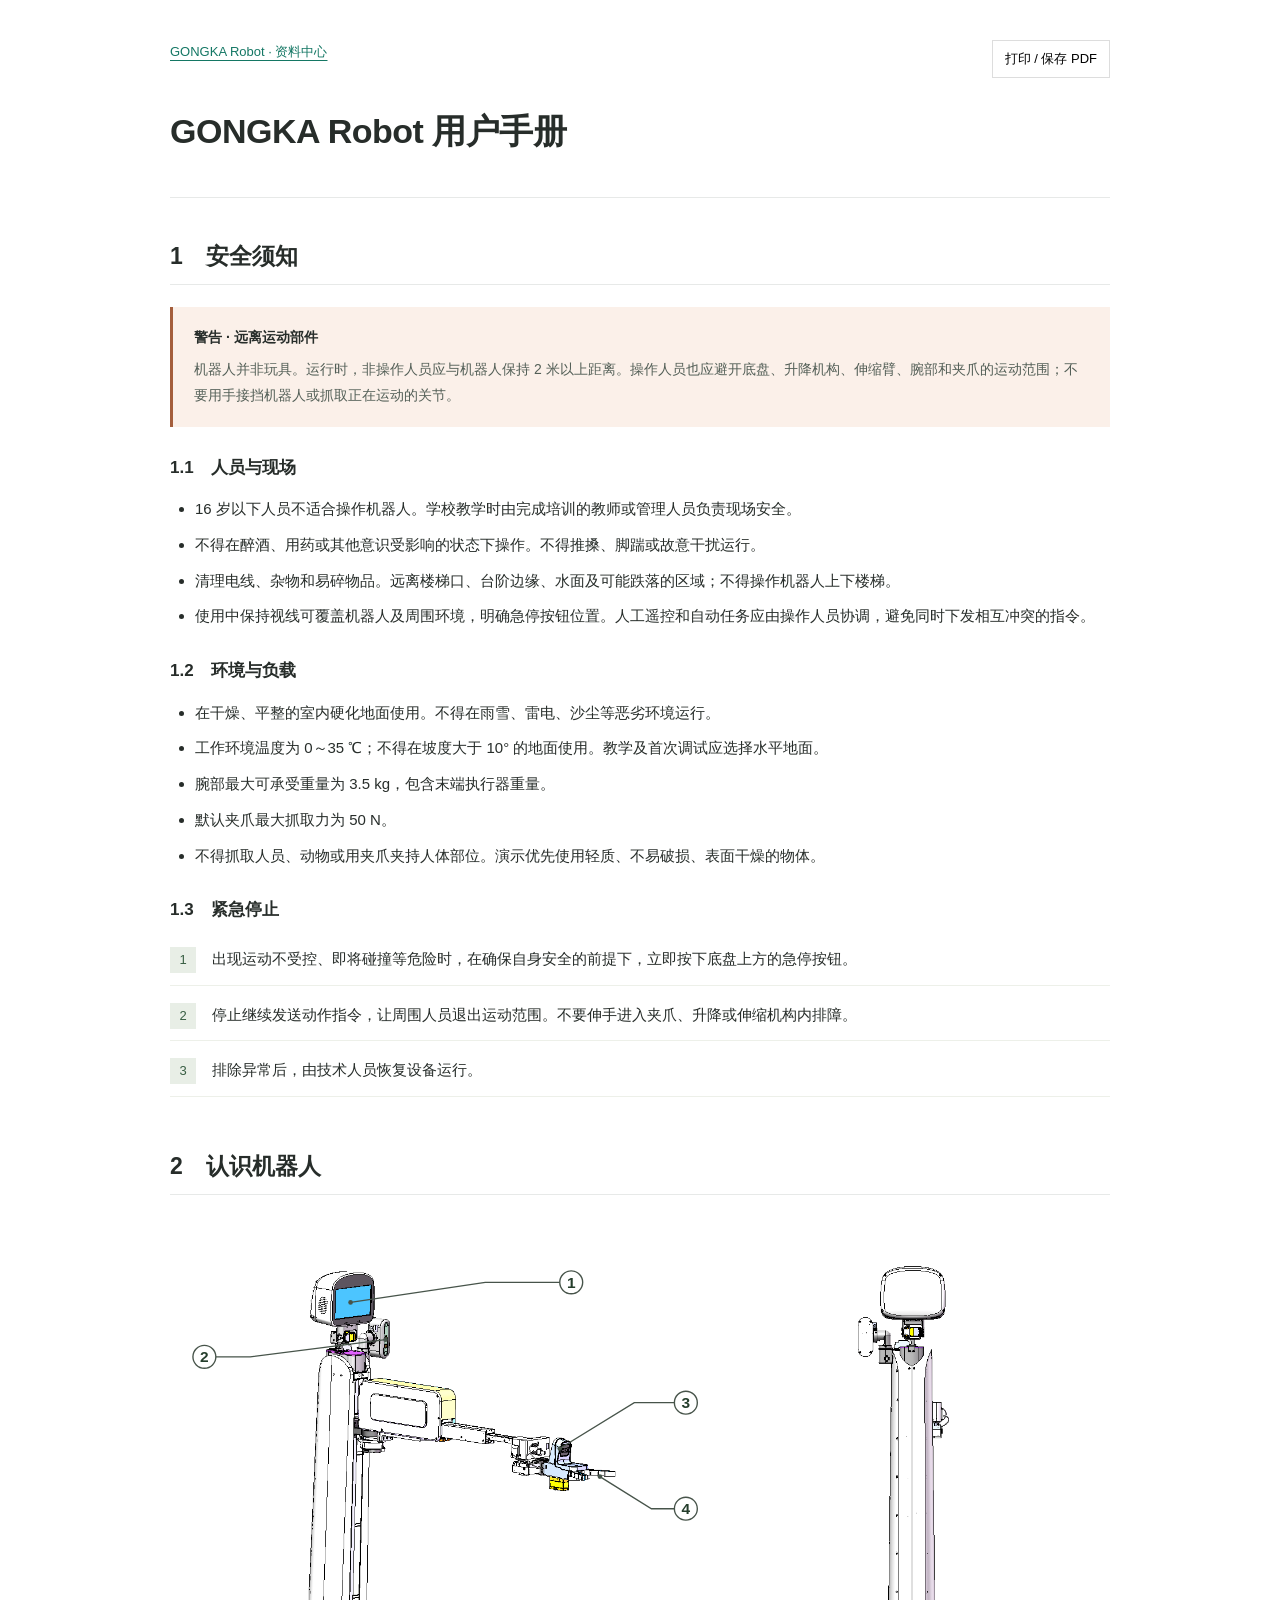
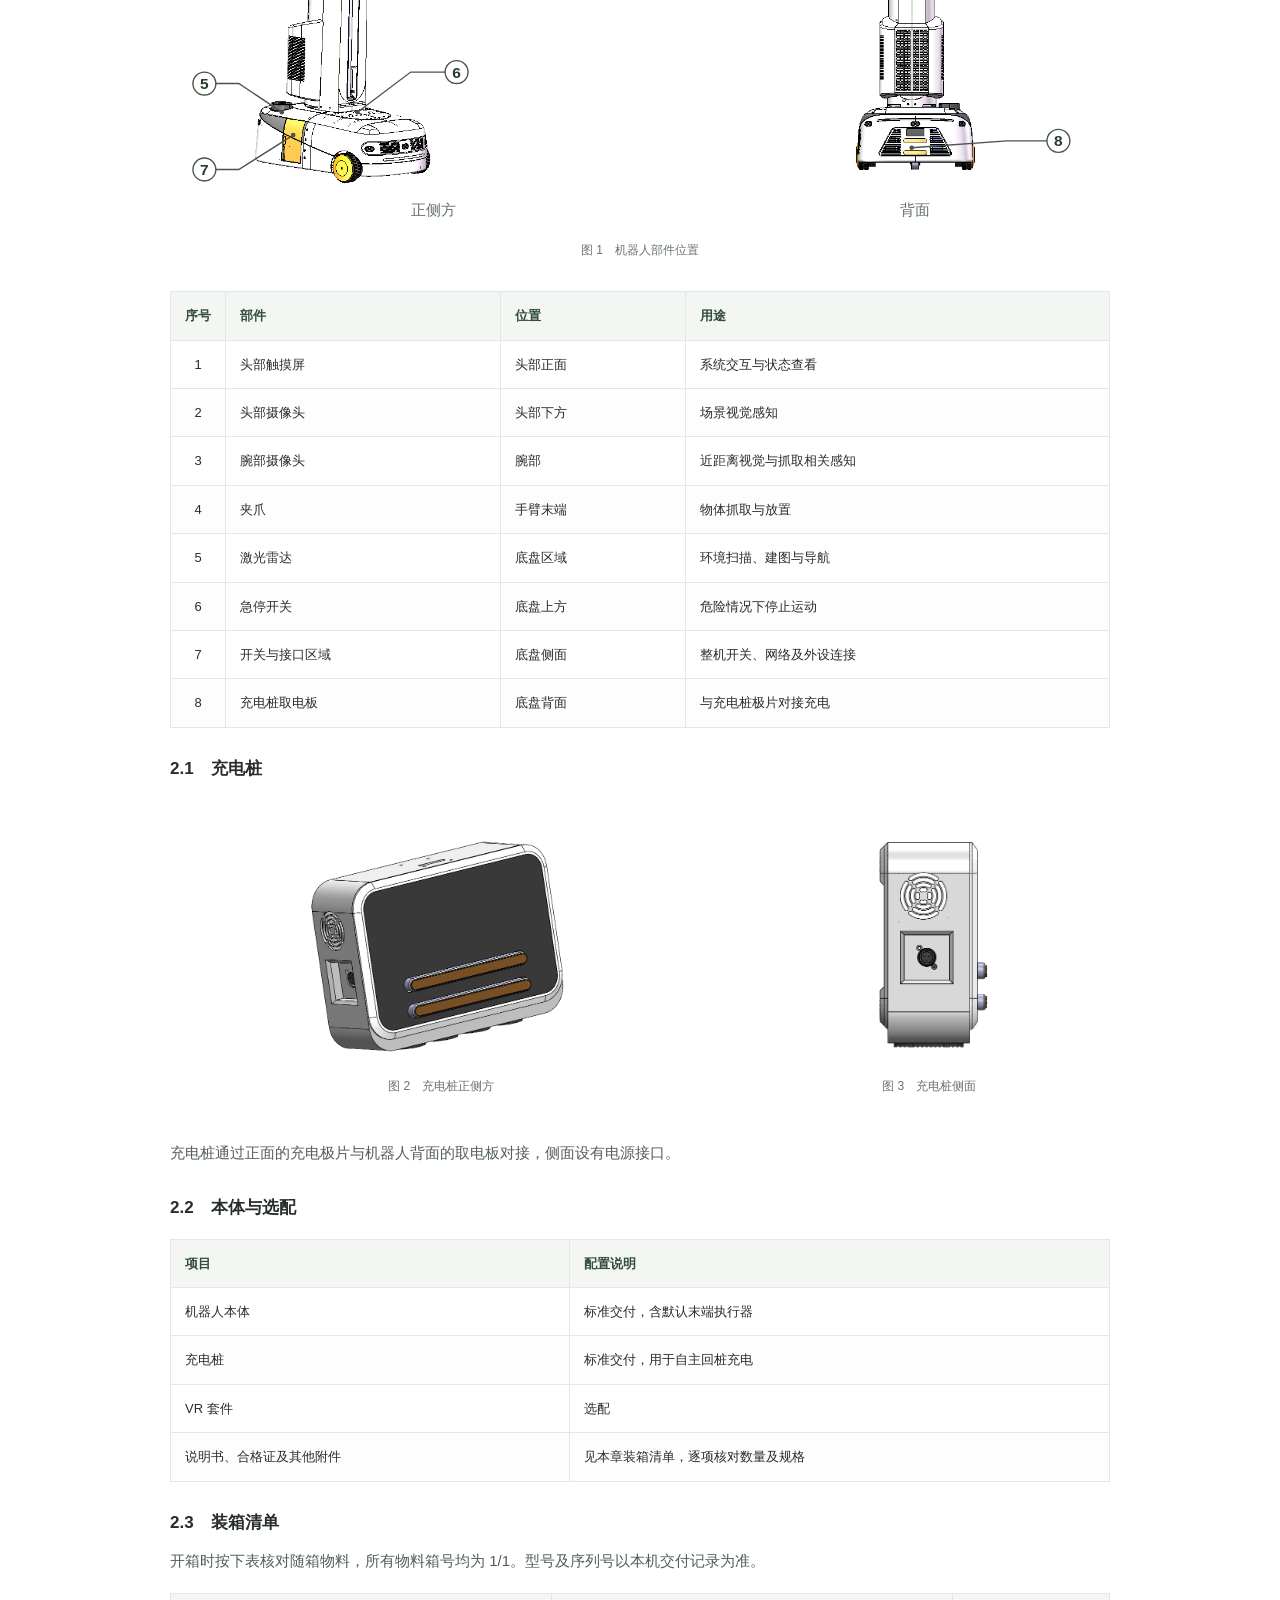
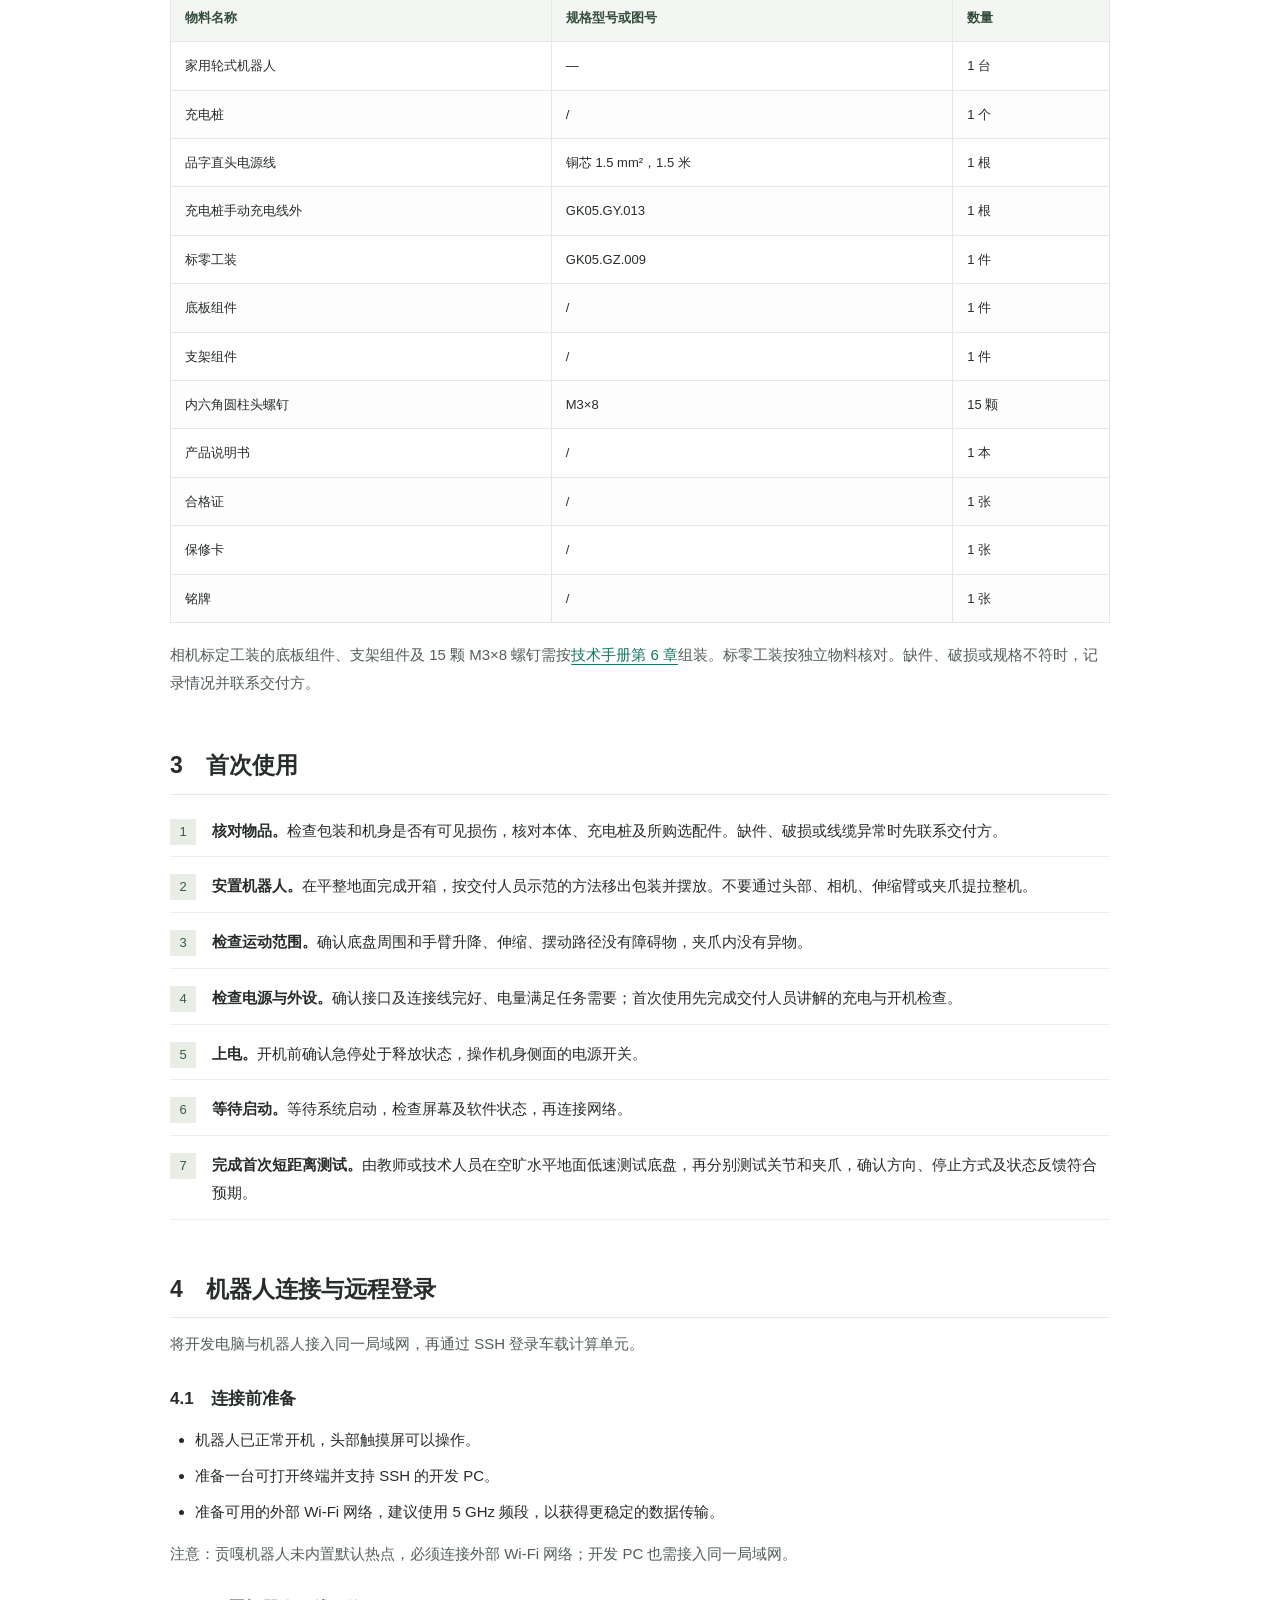
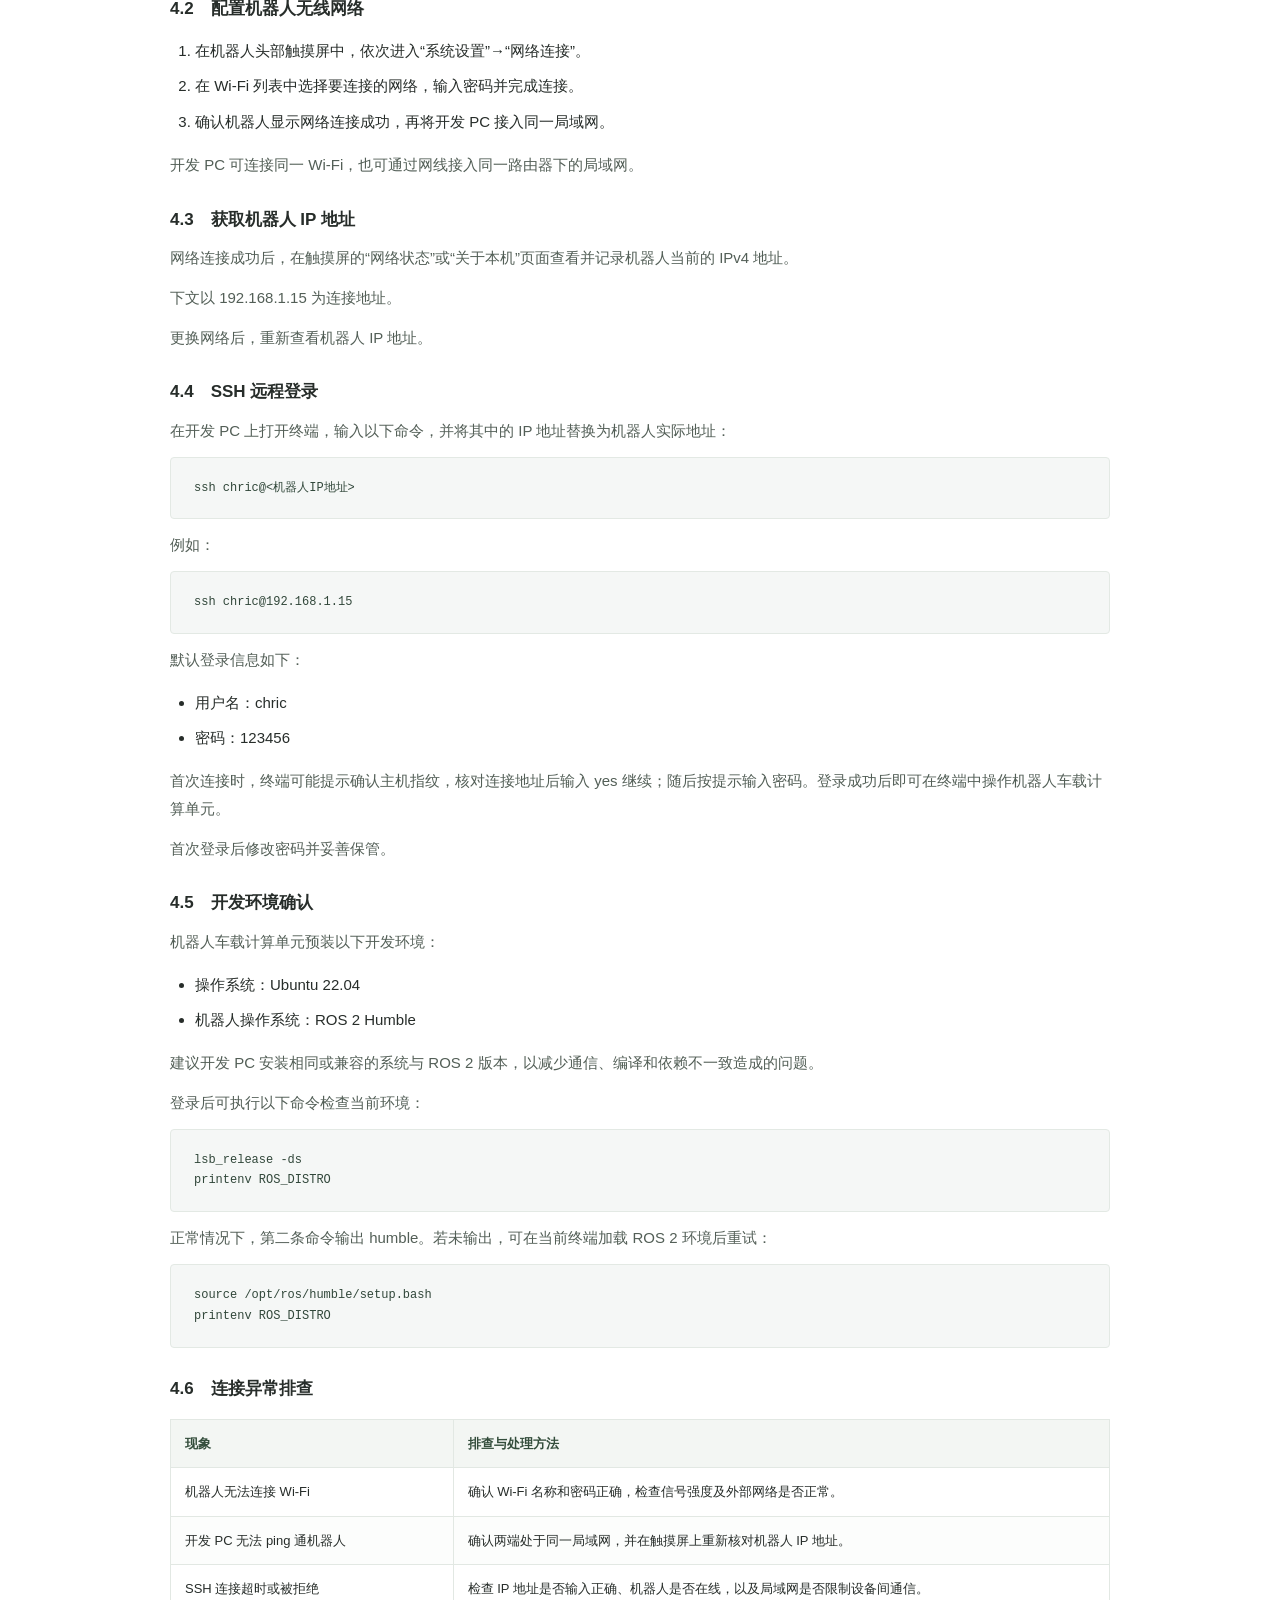
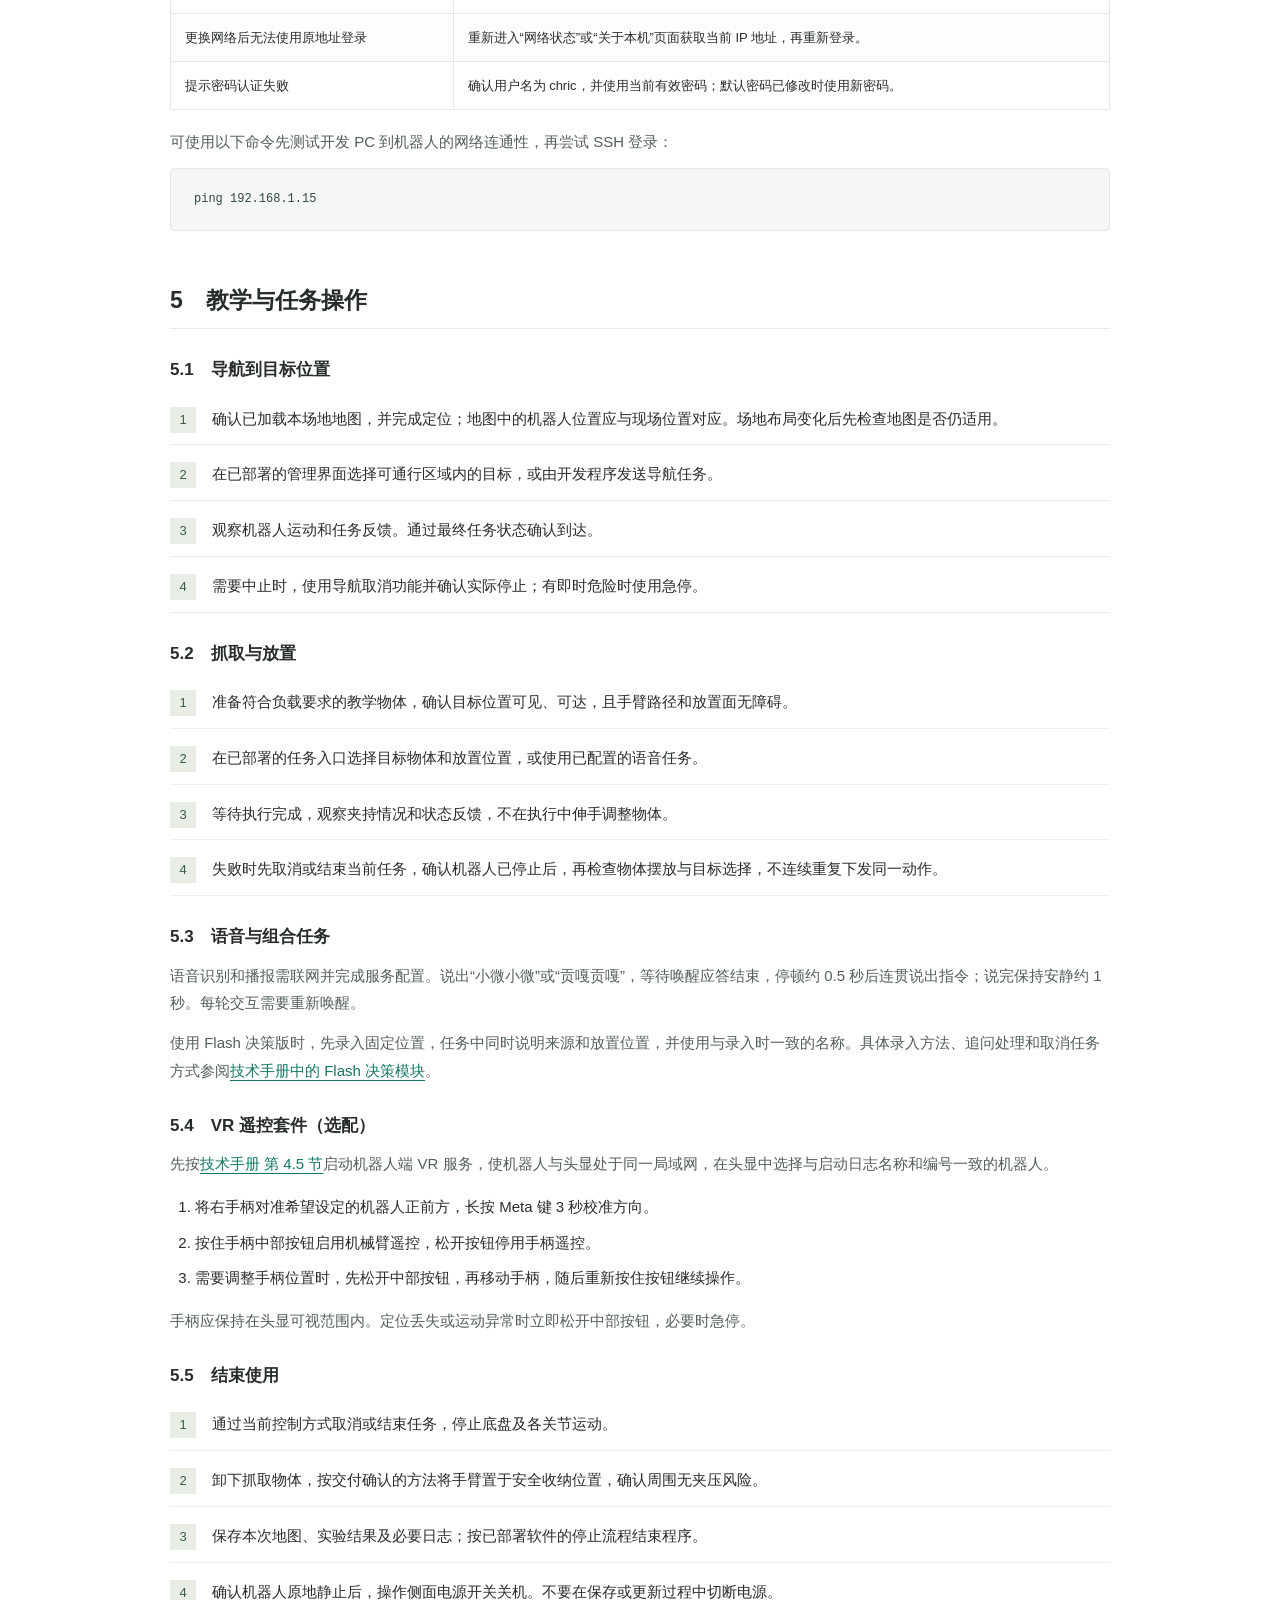
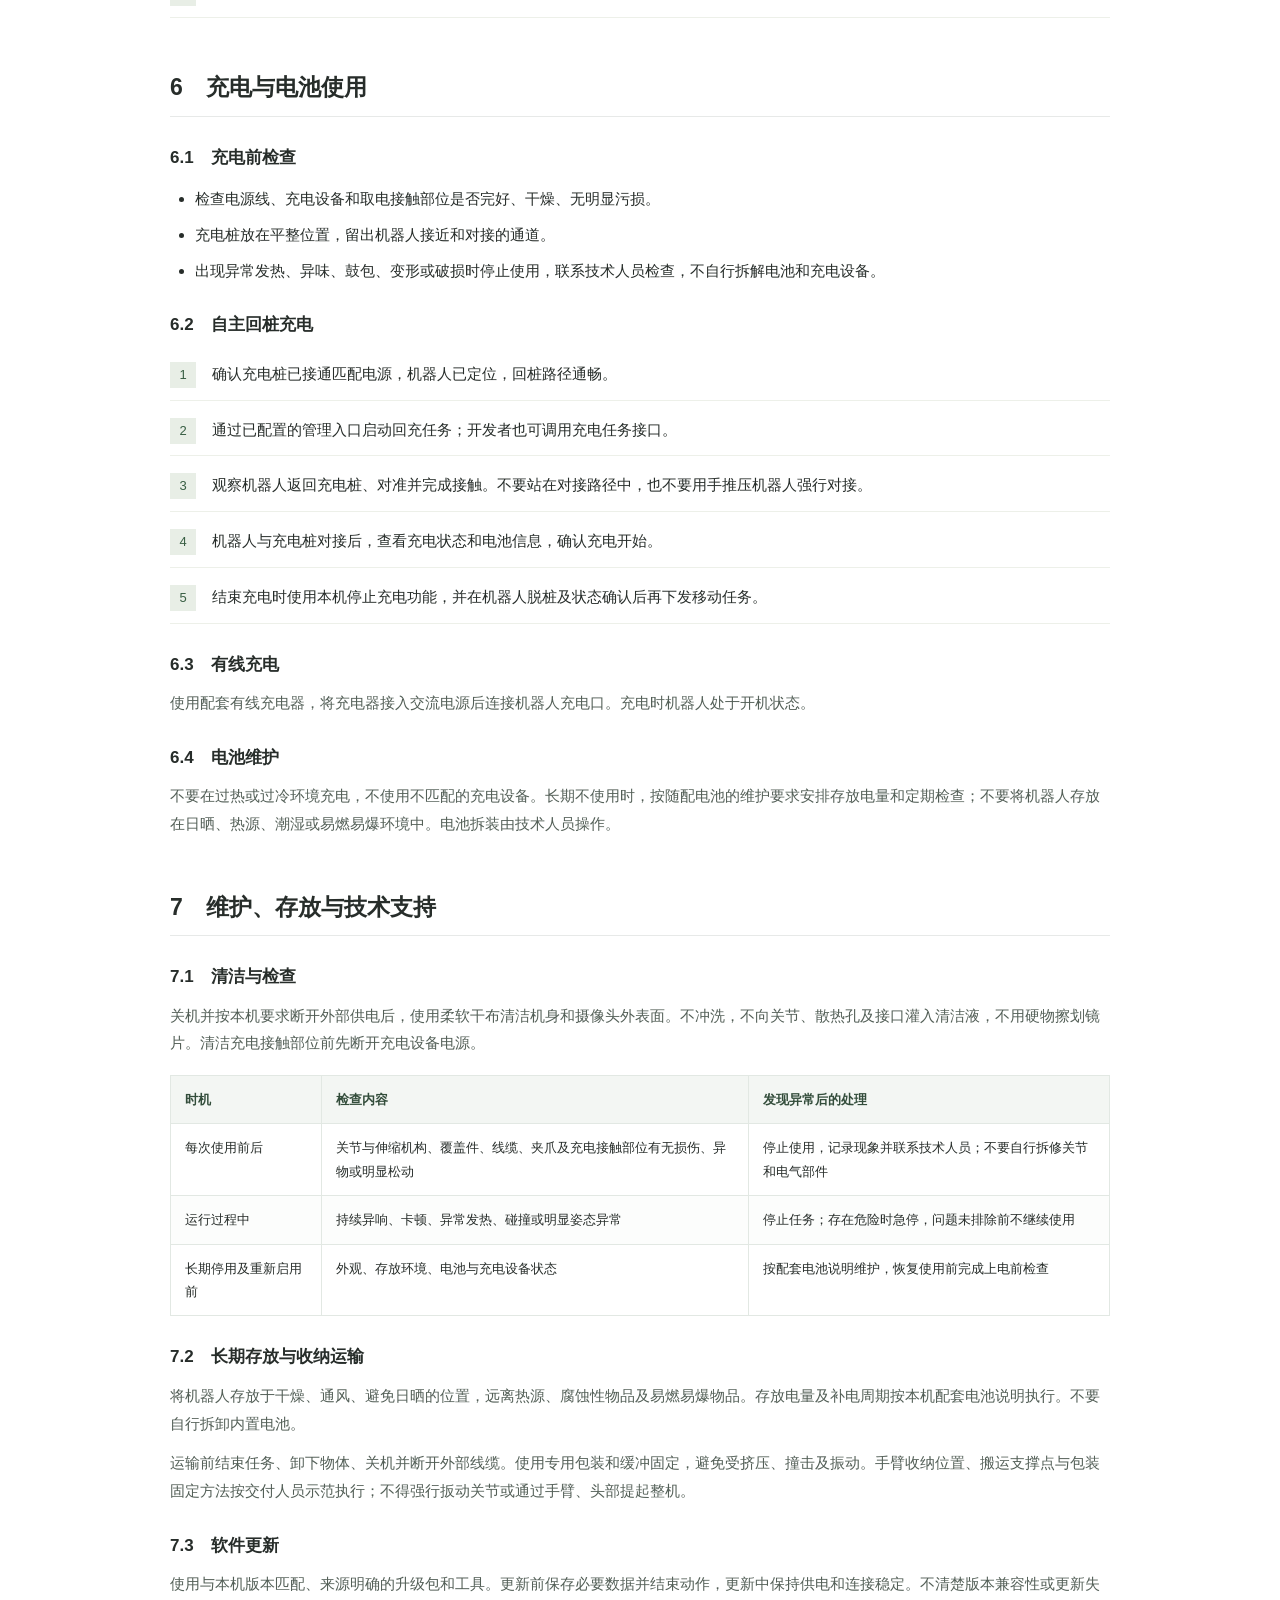
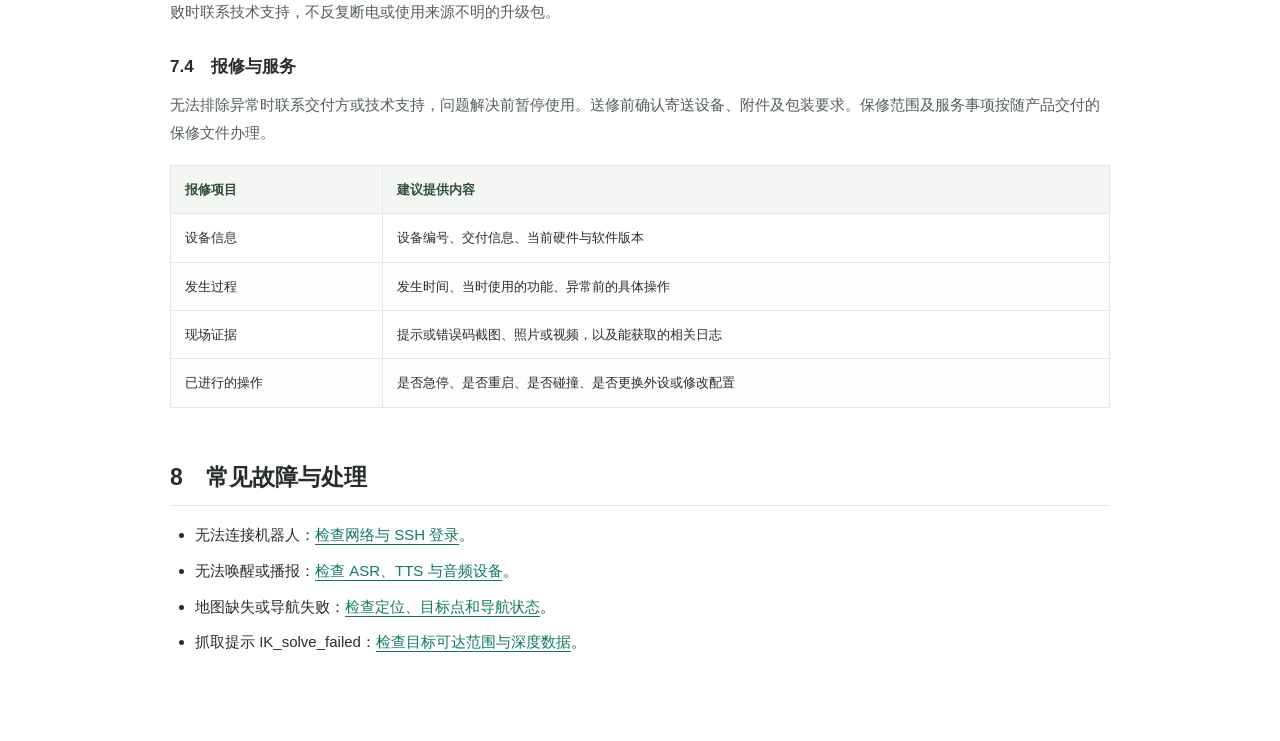
<file: 资料/GONGKA Robot 用户手册.html>
<!doctype html><html lang="zh-CN"><head><meta charset="utf-8"><meta name="viewport" content="width=device-width,initial-scale=1"><title>GONGKA Robot 用户手册</title><style>
*{box-sizing:border-box}html{scroll-behavior:smooth;scroll-padding-top:35px}body{margin:0;background:#f3f4f1;color:#202722;font:16px/1.85 -apple-system,BlinkMacSystemFont,"PingFang SC","Microsoft YaHei",sans-serif}a{color:#285d4b;text-underline-offset:4px}nav{position:fixed;inset:0 auto 0 0;width:246px;padding:30px 22px;background:#e9ece5;border-right:1px solid #d6ddd2;overflow:auto}.brand{font-weight:750;font-size:23px;line-height:1.3}.brand small{display:block;font-size:11px;letter-spacing:2px;font-weight:500;margin:12px 0 24px;color:#566358}nav a{display:block;color:#47534b;text-decoration:none;padding:7px 10px;border-radius:3px;font-size:13px;line-height:1.5}nav a.active{background:#d5e2d5;color:#164b36;font-weight:700}nav a:hover{background:#dfe5dc}.nav-foot{font-size:11px;border-top:1px solid #cbd3c8;margin-top:24px;padding-top:16px;color:#68756b}main{margin-left:246px;max-width:1210px;padding:38px 58px 70px}.toolbar{display:flex;justify-content:space-between;align-items:center;gap:12px;font-size:12px;color:#657166;margin-bottom:25px}.toolbar button{border:1px solid #b7c4b6;background:transparent;padding:8px 16px;border-radius:3px;color:#31503e;cursor:pointer}.cover{border-top:5px solid #315b43;background:#fff;padding:50px 46px 42px;margin-bottom:32px}.eyebrow{font-size:12px;letter-spacing:3px;color:#41644b}.cover h1{font-size:46px;line-height:1.3;letter-spacing:-1px;margin:26px 0 16px;font-weight:700}.cover p{max-width:620px;color:#526055}.cover .version{border-top:1px solid #d9dfd7;margin-top:34px;padding-top:18px;font-size:12px;color:#677267;display:flex;justify-content:space-between;gap:20px}.routes{display:flex;gap:16px;margin-top:28px;flex-wrap:wrap}.routes a{border-bottom:1px solid #789581;text-decoration:none;font-size:14px;padding:5px 0}section{background:white;padding:36px 46px 42px;margin-bottom:22px;scroll-margin-top:22px;border:1px solid #e1e5de}.section-num{font-size:12px;font-weight:700;letter-spacing:2px;color:#64826d}h2{font-size:28px;line-height:1.4;margin:7px 0 10px}h3{font-size:19px;margin:30px 0 10px;line-height:1.5}p{margin:12px 0}.lead{color:#5c6a5f;margin-bottom:24px}.table-scroll{overflow-x:auto;margin:18px 0}table{width:100%;border-collapse:collapse;font-size:14px;line-height:1.7}th{background:#e8eee6;text-align:left;font-weight:600;color:#334d3b}td,th{border:1px solid #d9dfd7;padding:11px 14px;vertical-align:top}tbody tr:nth-child(even){background:#fafbf9}td:first-child{min-width:105px}ul,ol{padding-left:25px}li{margin:8px 0}.steps{list-style:none;counter-reset:item;padding:0}.steps li{counter-increment:item;position:relative;padding:7px 0 12px 42px;border-bottom:1px solid #edf0e9}.steps li:before{content:counter(item);position:absolute;left:0;top:9px;background:#e8eee6;color:#385e43;width:26px;height:26px;line-height:26px;font-size:13px;text-align:center}.note,.warning,.pending{padding:18px 21px;margin:22px 0;background:#eef3ed;border-left:3px solid #718f70;font-size:14px}.warning{background:#fbf0e9;border-color:#a45e3c}.pending{background:#fcf7e8;border-color:#b99a4b}.note p,.warning p,.pending p{margin:6px 0 0}pre{background:#202b24;color:#eaf0e9;overflow-x:auto;padding:20px 23px;line-height:1.7;font-size:12px;border-radius:3px}code{font:0.88em/1.65 ui-monospace,SFMono-Regular,Consolas,monospace;overflow-wrap:anywhere}p code,td code,li code{background:#f0f3ed;padding:2px 4px}figure{margin:24px 0}figure img{display:block;width:100%;height:auto}figcaption{font-size:12px;color:#697469;text-align:center;margin-top:12px}footer{font-size:12px;color:#758074;text-align:center;margin:35px 0}.mobile-title{display:none}.mobile-toc{display:none;background:white;border:1px solid #d9dfd7;padding:15px 20px;margin:0 0 22px}.mobile-toc a{display:block;font-size:14px;padding:5px 0;text-decoration:none}.mobile-toc summary{cursor:pointer;font-weight:600}@media(min-width:1500px){main{margin-left:calc(246px + (100vw - 1500px)/2)}}@media(max-width:900px){nav{display:none}.mobile-toc{display:block}main{margin:0;padding:20px 18px}.cover,section{padding:26px 24px}.cover h1{font-size:34px}.toolbar{flex-wrap:wrap}h2{font-size:25px}}@media print{@page{size:A4;margin:18mm 17mm}body{background:white;font-size:10pt;line-height:1.7}nav,.toolbar,.routes,.mobile-toc{display:none!important}main{margin:0;max-width:none;padding:0}.cover{height:242mm;margin:0;border:0;border-top:5px solid #315b43;padding:30mm 6mm;break-after:page}.cover h1{font-size:35pt}.cover .version{margin-top:35mm}section{border:0;padding:0;margin:0;break-before:page}h2{font-size:23pt}h3{font-size:13pt;break-after:avoid}table{font-size:9pt}td,th{padding:7px 9px}thead{display:table-header-group}tr,figure,.note,.warning,.pending{break-inside:avoid}.table-scroll{overflow:visible}pre{white-space:pre-wrap;font-size:8pt;background:#eef1ec;color:#202722;break-inside:avoid}a{color:inherit;text-decoration:none}figure img{max-height:145mm;object-fit:contain}footer{display:none}.steps li{break-inside:avoid}} .robot-diagram svg{display:block;width:100%;height:auto}.robot-diagram{margin:24px 0}.charger-views{display:grid;grid-template-columns:1.5fr 1fr;gap:36px}.charger-views img{width:100%;height:240px;object-fit:contain}.charger-views figure{margin:14px 0 24px}#overview > .robot-diagram + .table-scroll td:first-child{min-width:46px;width:52px;text-align:center}#overview > .robot-diagram + .table-scroll th:first-child{white-space:nowrap}@media(max-width:600px){.robot-diagram{overflow-x:auto}.robot-diagram svg{min-width:660px}.charger-views{grid-template-columns:1fr;gap:0}.charger-views img{height:230px}}@media print{.robot-diagram{break-inside:avoid}.robot-diagram svg{max-height:125mm;width:100%}.charger-views{break-inside:avoid}.charger-views img{height:55mm}} 
.cover{border-top:0;min-height:1020px;padding:62px 66px 42px;display:flex;flex-direction:column;background:#fff;color:#444}.cover h1{font-size:40px;font-weight:500;letter-spacing:0;line-height:1.45;margin:0;color:#444}.cover .cover-subtitle{font-family:"Songti SC","SimSun",serif;font-size:25px;line-height:1.5;margin:26px 0 0;color:#444}.cover-subtitle span{font-family:-apple-system,BlinkMacSystemFont,sans-serif;font-size:22px;margin-left:10px}.cover-visual{height:650px;margin:8px 0 20px;display:flex;align-items:center;justify-content:center}.cover-visual img{display:block;height:100%;max-width:100%;object-fit:contain}.cover-bottom{margin-top:auto}.cover-english{font-size:28px;text-align:center;font-weight:400;letter-spacing:.3px;margin:8px 0 40px}.cover-meta{display:flex;justify-content:space-between;gap:15px;font-size:11px;color:#747974}.cover figure{margin:0}
@media(max-width:900px){.cover{min-height:0;padding:38px 28px 26px}.cover h1{font-size:clamp(25px,5.4vw,36px)}.cover .cover-subtitle{font-size:21px;margin-top:20px}.cover-subtitle span{font-size:19px}.cover-visual{height:clamp(390px,80vw,580px);margin:0 0 12px}.cover-english{font-size:24px;margin:6px 0 30px}.cover-meta{font-size:10px;flex-wrap:wrap}}
@media print{.cover{height:242mm;min-height:0;padding:14mm 6mm 5mm;border:0;break-inside:avoid;break-after:page;display:flex}.cover h1{font-size:28pt;line-height:1.4;margin:0}.cover .cover-subtitle{font-size:18pt;margin-top:11mm}.cover-subtitle span{font-size:17pt}.cover-visual{height:151mm;margin:2mm 0 3mm;flex-shrink:0}.cover-english{font-size:23pt;margin:0 0 12mm}.cover-meta{font-size:8pt;flex-wrap:nowrap}}

#document{overflow-wrap:anywhere}#document h4{font-size:15px;margin:25px 0 10px;scroll-margin-top:105px}#document h5{font-size:14px;margin:20px 0 8px;scroll-margin-top:105px}#document pre code{white-space:pre;font-size:12px}#document ol+ol{margin-top:0}
:root{--accent:#147764;--line:#e7e9e8;--muted:#74807b}html{scroll-padding-top:108px}body{background:#fff;color:#272d2a;font:15px/1.85 -apple-system,BlinkMacSystemFont,"PingFang SC","Microsoft YaHei",sans-serif}button,input{font:inherit}button,a{-webkit-tap-highlight-color:transparent}button{cursor:pointer}a{color:var(--accent)}button:focus-visible,a:focus-visible,input:focus-visible,summary:focus-visible{outline:2px solid var(--accent);outline-offset:4px}.site-header{height:76px;border-bottom:1px solid var(--line);background:rgba(255,255,255,.98);position:fixed;inset:0 0 auto;z-index:30;display:flex;align-items:center;padding:0 34px;gap:28px}.wordmark{font-size:19px;font-weight:700;letter-spacing:1px;color:#202a25;white-space:nowrap}.header-divider{height:22px;width:1px;background:#dadddb}.site-name{font-size:15px;color:#5b655f}.header-tag{margin-left:auto;font-size:12px;color:var(--muted)}.menu-toggle{display:none;border:0;background:#f1f5f3;padding:5px 12px}.sidebar{position:fixed;inset:76px auto 0 0;width:264px;background:#fafbfa;border-right:1px solid var(--line);padding:30px 22px 22px;overflow:auto;z-index:20;display:flex;flex-direction:column}.nav-caption{font-size:12px;letter-spacing:2px;color:#8a938e;padding:0 13px;margin:0 0 22px}.product-group>summary{list-style:none;font-size:16px;font-weight:650;cursor:pointer;padding:12px;display:flex;align-items:center;gap:8px}.product-group>summary::-webkit-details-marker{display:none}.product-group>summary:after{content:'⌄';margin-left:auto;color:#7b8780;transform:rotate(-90deg)}.product-group[open]>summary:after{transform:none}.product-dot{display:inline-block;width:7px;height:7px;background:var(--accent);border-radius:50%}.product-version{font-size:10px;font-weight:500;color:#89948e;margin-left:5px}.doc-nav{border-left:1px solid #dce3df;margin:5px 0 0 16px;padding:0 0 0 13px}.doc-nav a{display:flex;gap:10px;align-items:center;text-decoration:none;padding:10px 12px;font-size:14px;color:#69746d;margin:3px 0;border-radius:4px}.doc-nav a.active{color:var(--accent);background:#e9f2ee;font-weight:600}.doc-nav a:hover{background:#eff3f0}.doc-symbol{width:16px;color:#96a29a;font-size:12px}.doc-nav a.active .doc-symbol{color:var(--accent)}.sidebar-note{margin-top:auto;padding:35px 13px 0;color:#969e99;font-size:11px;line-height:1.9}.sidebar-note strong{display:block;color:#66756b;font-weight:500}.reading-layout{margin-left:264px;display:grid;grid-template-columns:minmax(0,1fr) 214px;max-width:1600px;padding-top:76px}main{margin:0!important;max-width:none;padding:40px 54px 80px;min-width:0}.doc-topline{display:flex;align-items:center;gap:12px;margin-bottom:22px;font-size:12px;color:#89918c}.doc-topline a{color:#77837b;text-decoration:none}.doc-topline span:last-child{color:#48584f}.doc-header{border-bottom:1px solid var(--line);padding-bottom:28px;margin-bottom:34px}.doc-header h1{font-size:34px;font-weight:650;line-height:1.4;letter-spacing:-.5px;margin:0 0 13px}.doc-description{color:#7a847e;margin:0 0 22px;font-size:14px}.doc-actions{display:flex;align-items:center;gap:18px;font-size:11px;color:#8c958f}.draft{color:#91754b;background:#faf5e9;padding:2px 8px}.print-button{margin-left:auto;border:1px solid #dce1dd;background:white;border-radius:3px;padding:5px 12px;color:#647168;font-size:12px}#document section{padding:0;margin:0 0 45px;border:0;background:none}#document h2{font-size:23px;font-weight:650;padding:8px 0 12px;margin:28px 0 12px;border-bottom:1px solid var(--line);scroll-margin-top:105px}#document h3{font-size:17px;margin:28px 0 12px;scroll-margin-top:105px}#document p{color:#535f57}#document .lead{color:#7d8881}#document table{font-size:13px;line-height:1.8}#document td,#document th{padding:12px 14px;border-color:#e2e8e3}#document th{background:#f3f6f3}#document tbody tr:nth-child(even){background:#fcfdfc}#document pre{background:#f5f7f6;color:#31473a;border:1px solid #e3e9e4;border-radius:4px;font-size:12px}#document .note{background:#f2f7f3;border-color:#83a793}#document figure{margin:30px 0}#document figure>img{max-height:540px;object-fit:contain}#document .robot-diagram svg{max-height:650px}#document .product-hero{background:#f5f7f4;display:flex;align-items:center;justify-content:space-between;min-height:320px;padding:30px 40px;margin-bottom:32px;gap:20px}#document .product-hero h2{font-size:29px;line-height:1.5;border:0;margin:13px 0 5px;padding:0}#document .product-hero img{height:280px;width:42%;object-fit:contain;mix-blend-mode:multiply}.kicker{font-size:10px;letter-spacing:3px;color:#718376}.primary-link{display:inline-block;font-size:13px;margin-top:15px;text-decoration:none;border-bottom:1px solid #8eac9f}.right-rail{position:sticky;top:76px;align-self:start;height:calc(100vh - 76px);overflow:auto;padding:47px 25px 30px 12px}.toc-caption{font-size:12px;font-weight:650;color:#4c5a51;margin:0 0 18px}.page-toc{border-left:1px solid var(--line);display:flex;flex-direction:column}.page-toc a{overflow-wrap:anywhere;font-size:11px;line-height:1.6;text-decoration:none;padding:6px 0 6px 16px;color:#89938c;margin-left:-1px;border-left:2px solid transparent}.page-toc a.sub{padding-left:25px;font-size:10px}.page-toc a.leaf{padding-left:32px;font-size:10px}.page-toc a.active{color:var(--accent);border-color:var(--accent)}.page-toc a:hover{color:var(--accent)}.search-wrap{position:relative;margin:0 0 25px}.search-icon{position:absolute;left:12px;top:7px;color:#87928b}.search{width:100%;padding:9px 12px 9px 34px;background:white;border:1px solid #e1e6e2;border-radius:4px;font-size:12px;line-height:1.6}.search-results{margin:0 0 15px}.search-results:empty{display:none}.search-status{font-size:11px;color:#8a968d;padding:8px}.search-result{display:block;border:0;border-bottom:1px solid var(--line);width:100%;text-align:left;background:white;padding:10px;color:#475e50;font-size:12px}.search-result small{display:block;font-size:10px;color:#8b958e}.search-result mark{background:#d9eee3;color:inherit}.doc-footer{border-top:1px solid var(--line);padding-top:20px;display:flex;justify-content:space-between;gap:20px;margin-top:60px}.doc-footer a{color:#6d7b71;text-decoration:none;font-size:12px;max-width:48%}.doc-footer a span{display:block;font-size:10px;color:#a0a8a2}.download-row{display:flex;align-items:center;gap:18px;text-decoration:none;border-bottom:1px solid var(--line);padding:24px 0;color:#394b3e}.file-type{font-size:10px;letter-spacing:.5px;display:inline-flex;align-items:center;justify-content:center;min-width:58px;height:45px;background:#f1f5f2;color:#6c8171}.download-row strong{display:block;font-weight:550;font-size:14px}.download-row small{display:block;font-size:11px;color:#929c95;margin-top:5px;overflow-wrap:anywhere}.download-icon{margin-left:auto;white-space:nowrap;font-size:12px;color:var(--accent)}.page-bottom{font-size:11px;color:#a1aaa4;margin-top:40px}.backdrop{display:none}
@media(min-width:1700px){.reading-layout{margin-right:auto}.right-rail{padding-right:30px}main{padding-left:70px;padding-right:70px}}@media(max-width:1200px){.reading-layout{grid-template-columns:minmax(0,1fr)}.right-rail{display:none}main{padding:35px 38px 70px}}@media(max-width:760px){.site-header{height:62px;padding:0 18px;gap:12px}.wordmark{font-size:16px;letter-spacing:0}.site-name{font-size:12px}.header-tag,.header-divider{display:none}.menu-toggle{display:block;margin-left:auto;font-size:12px}.sidebar{top:62px;width:272px;transform:translateX(-100%);transition:transform .2s}.sidebar.open{transform:translateX(0)}.backdrop.open{display:block;position:fixed;inset:62px 0 0;background:#0004;z-index:15;border:0;width:100%;height:100%}.reading-layout{margin-left:0;padding-top:62px}main{padding:25px 20px 50px}.doc-header h1{font-size:28px}.doc-actions{gap:9px;flex-wrap:wrap}.doc-header{padding-bottom:24px;margin-bottom:24px}#document .product-hero{padding:22px;min-height:230px;gap:5px}#document .product-hero h2{font-size:22px}#document .product-hero img{height:210px;width:38%}#document h2{font-size:21px}.download-row{gap:10px}.download-row strong{font-size:12px}.download-icon{font-size:11px}.file-type{min-width:43px}.doc-topline{margin-bottom:17px}.doc-actions .print-button{margin-left:0}.doc-symbol{width:14px}#document .robot-diagram svg{min-width:620px}.doc-footer{margin-top:35px}}
@media(max-width:480px){.site-name{display:none}.menu-toggle{white-space:nowrap;flex-shrink:0}.wordmark{font-size:15px}}
@media print{.site-header,.sidebar,.right-rail,.doc-topline,.doc-actions,.doc-footer,.page-bottom,.backdrop{display:none!important}.reading-layout{display:block;margin:0;padding:0}main{padding:0}#document section{break-before:auto;margin-bottom:16mm}.doc-header{margin-bottom:10mm}#document .product-hero{break-inside:avoid}#document h2,#document h3{break-after:avoid}#document pre{white-space:pre-wrap}#document .table-scroll{overflow:visible}}

main{max-width:1020px!important;margin:0 auto!important;padding:40px!important}.export-tools{display:flex;justify-content:space-between;margin-bottom:30px;font-size:13px}.export-tools button{background:white;border:1px solid #ddd;padding:6px 12px}@media(max-width:760px){main{padding:20px!important}}@media print{.export-tools{display:none}main{padding:0!important}}</style></head><body><main><div class="export-tools"><a href="../index.html#manual">GONGKA Robot · 资料中心</a><button onclick="window.print()">打印 / 保存 PDF</button></div><header class="doc-header"><h1>GONGKA Robot 用户手册</h1></header><article id="document"><section id="safety"><h2 id="manual-heading-0">1　安全须知</h2><aside class="warning"><strong>警告 · 远离运动部件</strong><p>机器人并非玩具。运行时，非操作人员应与机器人保持 2 米以上距离。操作人员也应避开底盘、升降机构、伸缩臂、腕部和夹爪的运动范围；不要用手接挡机器人或抓取正在运动的关节。</p></aside><h3 id="manual-heading-1">1.1　人员与现场</h3><ul><li>16 岁以下人员不适合操作机器人。学校教学时由完成培训的教师或管理人员负责现场安全。</li><li>不得在醉酒、用药或其他意识受影响的状态下操作。不得推搡、脚踹或故意干扰运行。</li><li>清理电线、杂物和易碎物品。远离楼梯口、台阶边缘、水面及可能跌落的区域；不得操作机器人上下楼梯。</li><li>使用中保持视线可覆盖机器人及周围环境，明确急停按钮位置。人工遥控和自动任务应由操作人员协调，避免同时下发相互冲突的指令。</li></ul><h3 id="manual-heading-2">1.2　环境与负载</h3><ul><li>在干燥、平整的室内硬化地面使用。不得在雨雪、雷电、沙尘等恶劣环境运行。</li><li>工作环境温度为 0～35 ℃；不得在坡度大于 10° 的地面使用。教学及首次调试应选择水平地面。</li><li>腕部最大可承受重量为 3.5 kg，包含末端执行器重量。</li><li>默认夹爪最大抓取力为 50 N。</li><li>不得抓取人员、动物或用夹爪夹持人体部位。演示优先使用轻质、不易破损、表面干燥的物体。</li></ul><h3 id="manual-heading-3">1.3　紧急停止</h3><ol class="steps"><li>出现运动不受控、即将碰撞等危险时，在确保自身安全的前提下，立即按下底盘上方的急停按钮。</li><li>停止继续发送动作指令，让周围人员退出运动范围。不要伸手进入夹爪、升降或伸缩机构内排障。</li><li>排除异常后，由技术人员恢复设备运行。</li></ol></section><section id="overview"><h2 id="manual-heading-4">2　认识机器人</h2><figure class="robot-diagram"><svg aria-label="机器人正侧方及背面结构图，部件序号1至8对应下方表格" role="img" viewbox="0 0 1640 1050" xmlns="http://www.w3.org/2000/svg"><image height="934" href="[data-uri]" width="682" x="120" y="50"/><image height="921" href="[data-uri]" width="357" x="1120" y="50"/><g class="callout"><polyline fill="none" points="315,135 550,100 700,100" stroke="#47544a" stroke-width="2.4"></polyline><circle cx="315" cy="135" fill="#47544a" r="4"></circle><circle cx="700" cy="100" fill="white" r="20" stroke="#47544a" stroke-width="2.4"></circle><text dominant-baseline="central" fill="#253e2c" font-size="27" font-weight="600" text-anchor="middle" x="700" y="100">1</text></g><g class="callout"><polyline fill="none" points="376,200 140,230 60,230" stroke="#47544a" stroke-width="2.4"></polyline><circle cx="376" cy="200" fill="#47544a" r="4"></circle><circle cx="60" cy="230" fill="white" r="20" stroke="#47544a" stroke-width="2.4"></circle><text dominant-baseline="central" fill="#253e2c" font-size="27" font-weight="600" text-anchor="middle" x="60" y="230">2</text></g><g class="callout"><polyline fill="none" points="680,390 810,310 900,310" stroke="#47544a" stroke-width="2.4"></polyline><circle cx="680" cy="390" fill="#47544a" r="4"></circle><circle cx="900" cy="310" fill="white" r="20" stroke="#47544a" stroke-width="2.4"></circle><text dominant-baseline="central" fill="#253e2c" font-size="27" font-weight="600" text-anchor="middle" x="900" y="310">3</text></g><g class="callout"><polyline fill="none" points="750,439 840,495 900,495" stroke="#47544a" stroke-width="2.4"></polyline><circle cx="750" cy="439" fill="#47544a" r="4"></circle><circle cx="900" cy="495" fill="white" r="20" stroke="#47544a" stroke-width="2.4"></circle><text dominant-baseline="central" fill="#253e2c" font-size="27" font-weight="600" text-anchor="middle" x="900" y="495">4</text></g><g class="callout"><polyline fill="none" points="195,850 120,800 60,800" stroke="#47544a" stroke-width="2.4"></polyline><circle cx="195" cy="850" fill="#47544a" r="4"></circle><circle cx="60" cy="800" fill="white" r="20" stroke="#47544a" stroke-width="2.4"></circle><text dominant-baseline="central" fill="#253e2c" font-size="27" font-weight="600" text-anchor="middle" x="60" y="800">5</text></g><g class="callout"><polyline fill="none" points="327,850 420,780 500,780" stroke="#47544a" stroke-width="2.4"></polyline><circle cx="327" cy="850" fill="#47544a" r="4"></circle><circle cx="500" cy="780" fill="white" r="20" stroke="#47544a" stroke-width="2.4"></circle><text dominant-baseline="central" fill="#253e2c" font-size="27" font-weight="600" text-anchor="middle" x="500" y="780">6</text></g><g class="callout"><polyline fill="none" points="215,890 120,950 60,950" stroke="#47544a" stroke-width="2.4"></polyline><circle cx="215" cy="890" fill="#47544a" r="4"></circle><circle cx="60" cy="950" fill="white" r="20" stroke="#47544a" stroke-width="2.4"></circle><text dominant-baseline="central" fill="#253e2c" font-size="27" font-weight="600" text-anchor="middle" x="60" y="950">7</text></g><g class="callout"><polyline fill="none" points="1294,912 1460,900 1550,900" stroke="#47544a" stroke-width="2.4"></polyline><circle cx="1294" cy="912" fill="#47544a" r="4"></circle><circle cx="1550" cy="900" fill="white" r="20" stroke="#47544a" stroke-width="2.4"></circle><text dominant-baseline="central" fill="#253e2c" font-size="27" font-weight="600" text-anchor="middle" x="1550" y="900">8</text></g><g fill="#657366" font-size="26" text-anchor="middle"><text x="460" y="1030">正侧方</text><text x="1300" y="1030">背面</text></g></svg><figcaption>图 1　机器人部件位置</figcaption></figure><div class="table-scroll"><table><thead><tr><th>序号</th><th>部件</th><th>位置</th><th>用途</th></tr></thead><tbody><tr><td>1</td><td>头部触摸屏</td><td>头部正面</td><td>系统交互与状态查看</td></tr><tr><td>2</td><td>头部摄像头</td><td>头部下方</td><td>场景视觉感知</td></tr><tr><td>3</td><td>腕部摄像头</td><td>腕部</td><td>近距离视觉与抓取相关感知</td></tr><tr><td>4</td><td>夹爪</td><td>手臂末端</td><td>物体抓取与放置</td></tr><tr><td>5</td><td>激光雷达</td><td>底盘区域</td><td>环境扫描、建图与导航</td></tr><tr><td>6</td><td>急停开关</td><td>底盘上方</td><td>危险情况下停止运动</td></tr><tr><td>7</td><td>开关与接口区域</td><td>底盘侧面</td><td>整机开关、网络及外设连接</td></tr><tr><td>8</td><td>充电桩取电板</td><td>底盘背面</td><td>与充电桩极片对接充电</td></tr></tbody></table></div><h3 id="manual-heading-5">2.1　充电桩</h3><div class="charger-views"><figure><img alt="充电桩正侧方，可见充电极片及侧面电源接口" src="[data-uri]"/><figcaption>图 2　充电桩正侧方</figcaption></figure><figure><img alt="充电桩侧面" src="[data-uri]"/><figcaption>图 3　充电桩侧面</figcaption></figure></div><p>充电桩通过正面的充电极片与机器人背面的取电板对接，侧面设有电源接口。</p><h3 id="manual-heading-6">2.2　本体与选配</h3><div class="table-scroll"><table><thead><tr><th>项目</th><th>配置说明</th></tr></thead><tbody><tr><td>机器人本体</td><td>标准交付，含默认末端执行器</td></tr><tr><td>充电桩</td><td>标准交付，用于自主回桩充电</td></tr><tr><td>VR 套件</td><td>选配</td></tr><tr><td>说明书、合格证及其他附件</td><td>见本章装箱清单，逐项核对数量及规格</td></tr></tbody></table></div><h3 id="manual-packing-list">2.3　装箱清单</h3><p>开箱时按下表核对随箱物料，所有物料箱号均为 1/1。型号及序列号以本机交付记录为准。</p><div class="table-scroll"><table><thead><tr><th>物料名称</th><th>规格型号或图号</th><th>数量</th></tr></thead><tbody><tr><td>家用轮式机器人</td><td>—</td><td>1 台</td></tr><tr><td>充电桩</td><td>/</td><td>1 个</td></tr><tr><td>品字直头电源线</td><td>铜芯 1.5 mm²，1.5 米</td><td>1 根</td></tr><tr><td>充电桩手动充电线外</td><td>GK05.GY.013</td><td>1 根</td></tr><tr><td>标零工装</td><td>GK05.GZ.009</td><td>1 件</td></tr><tr><td>底板组件</td><td>/</td><td>1 件</td></tr><tr><td>支架组件</td><td>/</td><td>1 件</td></tr><tr><td>内六角圆柱头螺钉</td><td>M3×8</td><td>15 颗</td></tr><tr><td>产品说明书</td><td>/</td><td>1 本</td></tr><tr><td>合格证</td><td>/</td><td>1 张</td></tr><tr><td>保修卡</td><td>/</td><td>1 张</td></tr><tr><td>铭牌</td><td>/</td><td>1 张</td></tr></tbody></table></div><p>相机标定工装的底板组件、支架组件及 15 颗 M3×8 螺钉需按<a href="GONGKA Robot 技术文档.html#technical-calibration-fixture">技术手册第 6 章</a>组装。标零工装按独立物料核对。缺件、破损或规格不符时，记录情况并联系交付方。</p></section><section id="first"><h2 id="manual-heading-7">3　首次使用</h2><ol class="steps"><li><b>核对物品。</b>检查包装和机身是否有可见损伤，核对本体、充电桩及所购选配件。缺件、破损或线缆异常时先联系交付方。</li><li><b>安置机器人。</b>在平整地面完成开箱，按交付人员示范的方法移出包装并摆放。不要通过头部、相机、伸缩臂或夹爪提拉整机。</li><li><b>检查运动范围。</b>确认底盘周围和手臂升降、伸缩、摆动路径没有障碍物，夹爪内没有异物。</li><li><b>检查电源与外设。</b>确认接口及连接线完好、电量满足任务需要；首次使用先完成交付人员讲解的充电与开机检查。</li><li><b>上电。</b>开机前确认急停处于释放状态，操作机身侧面的电源开关。</li><li><b>等待启动。</b>等待系统启动，检查屏幕及软件状态，再连接网络。</li><li><b>完成首次短距离测试。</b>由教师或技术人员在空旷水平地面低速测试底盘，再分别测试关节和夹爪，确认方向、停止方式及状态反馈符合预期。</li></ol></section><section><h2 id="manual-heading-8">4　机器人连接与远程登录</h2><p>将开发电脑与机器人接入同一局域网，再通过 SSH 登录车载计算单元。</p><h3 id="manual-heading-9">4.1　连接前准备</h3><ul><li>机器人已正常开机，头部触摸屏可以操作。</li><li>准备一台可打开终端并支持 SSH 的开发 PC。</li><li>准备可用的外部 Wi-Fi 网络，建议使用 5 GHz 频段，以获得更稳定的数据传输。</li></ul><p>注意：贡嘎机器人未内置默认热点，必须连接外部 Wi-Fi 网络；开发 PC 也需接入同一局域网。</p><h3 id="manual-heading-10">4.2　配置机器人无线网络</h3><ol><li>在机器人头部触摸屏中，依次进入“系统设置”→“网络连接”。</li><li>在 Wi-Fi 列表中选择要连接的网络，输入密码并完成连接。</li><li>确认机器人显示网络连接成功，再将开发 PC 接入同一局域网。</li></ol><p>开发 PC 可连接同一 Wi-Fi，也可通过网线接入同一路由器下的局域网。</p><h3 id="manual-heading-11">4.3　获取机器人 IP 地址</h3><p>网络连接成功后，在触摸屏的“网络状态”或“关于本机”页面查看并记录机器人当前的 IPv4 地址。</p><p>下文以 192.168.1.15 为连接地址。</p><p>更换网络后，重新查看机器人 IP 地址。</p><h3 id="manual-heading-12">4.4　SSH 远程登录</h3><p>在开发 PC 上打开终端，输入以下命令，并将其中的 IP 地址替换为机器人实际地址：</p><pre><code>ssh chric@&lt;机器人IP地址&gt;</code></pre><p>例如：</p><pre><code>ssh chric@192.168.1.15</code></pre><p>默认登录信息如下：</p><ul><li>用户名：chric</li><li>密码：123456</li></ul><p>首次连接时，终端可能提示确认主机指纹，核对连接地址后输入 yes 继续；随后按提示输入密码。登录成功后即可在终端中操作机器人车载计算单元。</p><p>首次登录后修改密码并妥善保管。</p><h3 id="manual-heading-13">4.5　开发环境确认</h3><p>机器人车载计算单元预装以下开发环境：</p><ul><li>操作系统：Ubuntu 22.04</li><li>机器人操作系统：ROS 2 Humble</li></ul><p>建议开发 PC 安装相同或兼容的系统与 ROS 2 版本，以减少通信、编译和依赖不一致造成的问题。</p><p>登录后可执行以下命令检查当前环境：</p><pre><code>lsb_release -ds
printenv ROS_DISTRO</code></pre><p>正常情况下，第二条命令输出 humble。若未输出，可在当前终端加载 ROS 2 环境后重试：</p><pre><code>source /opt/ros/humble/setup.bash
printenv ROS_DISTRO</code></pre><h3 id="manual-heading-14">4.6　连接异常排查</h3><div class="table-scroll"><table><thead><tr><th>现象</th><th>排查与处理方法</th></tr></thead><tbody><tr><td>机器人无法连接 Wi-Fi</td><td>确认 Wi-Fi 名称和密码正确，检查信号强度及外部网络是否正常。</td></tr><tr><td>开发 PC 无法 ping 通机器人</td><td>确认两端处于同一局域网，并在触摸屏上重新核对机器人 IP 地址。</td></tr><tr><td>SSH 连接超时或被拒绝</td><td>检查 IP 地址是否输入正确、机器人是否在线，以及局域网是否限制设备间通信。</td></tr><tr><td>更换网络后无法使用原地址登录</td><td>重新进入“网络状态”或“关于本机”页面获取当前 IP 地址，再重新登录。</td></tr><tr><td>提示密码认证失败</td><td>确认用户名为 chric，并使用当前有效密码；默认密码已修改时使用新密码。</td></tr></tbody></table></div><p>可使用以下命令先测试开发 PC 到机器人的网络连通性，再尝试 SSH 登录：</p><pre><code>ping 192.168.1.15</code></pre></section><section id="tasks"><h2 id="manual-heading-15">5　教学与任务操作</h2><h3 id="manual-heading-16">5.1　导航到目标位置</h3><ol class="steps"><li>确认已加载本场地地图，并完成定位；地图中的机器人位置应与现场位置对应。场地布局变化后先检查地图是否仍适用。</li><li>在已部署的管理界面选择可通行区域内的目标，或由开发程序发送导航任务。</li><li>观察机器人运动和任务反馈。通过最终任务状态确认到达。</li><li>需要中止时，使用导航取消功能并确认实际停止；有即时危险时使用急停。</li></ol><h3 id="manual-heading-17">5.2　抓取与放置</h3><ol class="steps"><li>准备符合负载要求的教学物体，确认目标位置可见、可达，且手臂路径和放置面无障碍。</li><li>在已部署的任务入口选择目标物体和放置位置，或使用已配置的语音任务。</li><li>等待执行完成，观察夹持情况和状态反馈，不在执行中伸手调整物体。</li><li>失败时先取消或结束当前任务，确认机器人已停止后，再检查物体摆放与目标选择，不连续重复下发同一动作。</li></ol><h3 id="manual-heading-18">5.3　语音与组合任务</h3><p>语音识别和播报需联网并完成服务配置。说出“小微小微”或“贡嘎贡嘎”，等待唤醒应答结束，停顿约 0.5 秒后连贯说出指令；说完保持安静约 1 秒。每轮交互需要重新唤醒。</p><p>使用 Flash 决策版时，先录入固定位置，任务中同时说明来源和放置位置，并使用与录入时一致的名称。具体录入方法、追问处理和取消任务方式参阅<a href="GONGKA Robot 技术文档.html#technical-heading-43">技术手册中的 Flash 决策模块</a>。</p><h3 id="manual-heading-19">5.4　VR 遥控套件（选配）</h3><p>先按<a href="GONGKA Robot 技术文档.html#technical-heading-103">技术手册 第 4.5 节</a>启动机器人端 VR 服务，使机器人与头显处于同一局域网，在头显中选择与启动日志名称和编号一致的机器人。</p><ol><li>将右手柄对准希望设定的机器人正前方，长按 Meta 键 3 秒校准方向。</li><li>按住手柄中部按钮启用机械臂遥控，松开按钮停用手柄遥控。</li><li>需要调整手柄位置时，先松开中部按钮，再移动手柄，随后重新按住按钮继续操作。</li></ol><p>手柄应保持在头显可视范围内。定位丢失或运动异常时立即松开中部按钮，必要时急停。</p><h3 id="manual-heading-20">5.5　结束使用</h3><ol class="steps"><li>通过当前控制方式取消或结束任务，停止底盘及各关节运动。</li><li>卸下抓取物体，按交付确认的方法将手臂置于安全收纳位置，确认周围无夹压风险。</li><li>保存本次地图、实验结果及必要日志；按已部署软件的停止流程结束程序。</li><li>确认机器人原地静止后，操作侧面电源开关关机。不要在保存或更新过程中切断电源。</li></ol></section><section id="charging"><h2 id="manual-heading-21">6　充电与电池使用</h2><h3 id="manual-heading-22">6.1　充电前检查</h3><ul><li>检查电源线、充电设备和取电接触部位是否完好、干燥、无明显污损。</li><li>充电桩放在平整位置，留出机器人接近和对接的通道。</li><li>出现异常发热、异味、鼓包、变形或破损时停止使用，联系技术人员检查，不自行拆解电池和充电设备。</li></ul><h3 id="manual-heading-23">6.2　自主回桩充电</h3><ol class="steps"><li>确认充电桩已接通匹配电源，机器人已定位，回桩路径通畅。</li><li>通过已配置的管理入口启动回充任务；开发者也可调用充电任务接口。</li><li>观察机器人返回充电桩、对准并完成接触。不要站在对接路径中，也不要用手推压机器人强行对接。</li><li>机器人与充电桩对接后，查看充电状态和电池信息，确认充电开始。</li><li>结束充电时使用本机停止充电功能，并在机器人脱桩及状态确认后再下发移动任务。</li></ol><h3 id="manual-heading-24">6.3　有线充电</h3><p>使用配套有线充电器，将充电器接入交流电源后连接机器人充电口。充电时机器人处于开机状态。</p><h3 id="manual-heading-25">6.4　电池维护</h3><p>不要在过热或过冷环境充电，不使用不匹配的充电设备。长期不使用时，按随配电池的维护要求安排存放电量和定期检查；不要将机器人存放在日晒、热源、潮湿或易燃易爆环境中。电池拆装由技术人员操作。</p></section><section id="care"><h2 id="manual-heading-26">7　维护、存放与技术支持</h2><h3 id="manual-heading-27">7.1　清洁与检查</h3><p>关机并按本机要求断开外部供电后，使用柔软干布清洁机身和摄像头外表面。不冲洗，不向关节、散热孔及接口灌入清洁液，不用硬物擦划镜片。清洁充电接触部位前先断开充电设备电源。</p><div class="table-scroll"><table><thead><tr><th>时机</th><th>检查内容</th><th>发现异常后的处理</th></tr></thead><tbody><tr><td>每次使用前后</td><td>关节与伸缩机构、覆盖件、线缆、夹爪及充电接触部位有无损伤、异物或明显松动</td><td>停止使用，记录现象并联系技术人员；不要自行拆修关节和电气部件</td></tr><tr><td>运行过程中</td><td>持续异响、卡顿、异常发热、碰撞或明显姿态异常</td><td>停止任务；存在危险时急停，问题未排除前不继续使用</td></tr><tr><td>长期停用及重新启用前</td><td>外观、存放环境、电池与充电设备状态</td><td>按配套电池说明维护，恢复使用前完成上电前检查</td></tr></tbody></table></div><h3 id="manual-heading-28">7.2　长期存放与收纳运输</h3><p>将机器人存放于干燥、通风、避免日晒的位置，远离热源、腐蚀性物品及易燃易爆物品。存放电量及补电周期按本机配套电池说明执行。不要自行拆卸内置电池。</p><p>运输前结束任务、卸下物体、关机并断开外部线缆。使用专用包装和缓冲固定，避免受挤压、撞击及振动。手臂收纳位置、搬运支撑点与包装固定方法按交付人员示范执行；不得强行扳动关节或通过手臂、头部提起整机。</p><h3 id="manual-heading-29">7.3　软件更新</h3><p>使用与本机版本匹配、来源明确的升级包和工具。更新前保存必要数据并结束动作，更新中保持供电和连接稳定。不清楚版本兼容性或更新失败时联系技术支持，不反复断电或使用来源不明的升级包。</p><h3 id="manual-heading-30">7.4　报修与服务</h3><p>无法排除异常时联系交付方或技术支持，问题解决前暂停使用。送修前确认寄送设备、附件及包装要求。保修范围及服务事项按随产品交付的保修文件办理。</p><div class="table-scroll"><table><thead><tr><th>报修项目</th><th>建议提供内容</th></tr></thead><tbody><tr><td>设备信息</td><td>设备编号、交付信息、当前硬件与软件版本</td></tr><tr><td>发生过程</td><td>发生时间、当时使用的功能、异常前的具体操作</td></tr><tr><td>现场证据</td><td>提示或错误码截图、照片或视频，以及能获取的相关日志</td></tr><tr><td>已进行的操作</td><td>是否急停、是否重启、是否碰撞、是否更换外设或修改配置</td></tr></tbody></table></div></section><section><h2 id="manual-heading-31">8　常见故障与处理</h2><ul><li>无法连接机器人：<a href="#manual-heading-14">检查网络与 SSH 登录</a>。</li><li>无法唤醒或播报：<a href="GONGKA Robot 技术文档.html#technical-heading-67">检查 ASR、TTS 与音频设备</a>。</li><li>地图缺失或导航失败：<a href="GONGKA Robot 技术文档.html#technical-heading-84">检查定位、目标点和导航状态</a>。</li><li>抓取提示 IK_solve_failed：<a href="GONGKA Robot 技术文档.html#technical-heading-91">检查目标可达范围与深度数据</a>。</li></ul></section></article></main></body></html>
</file>
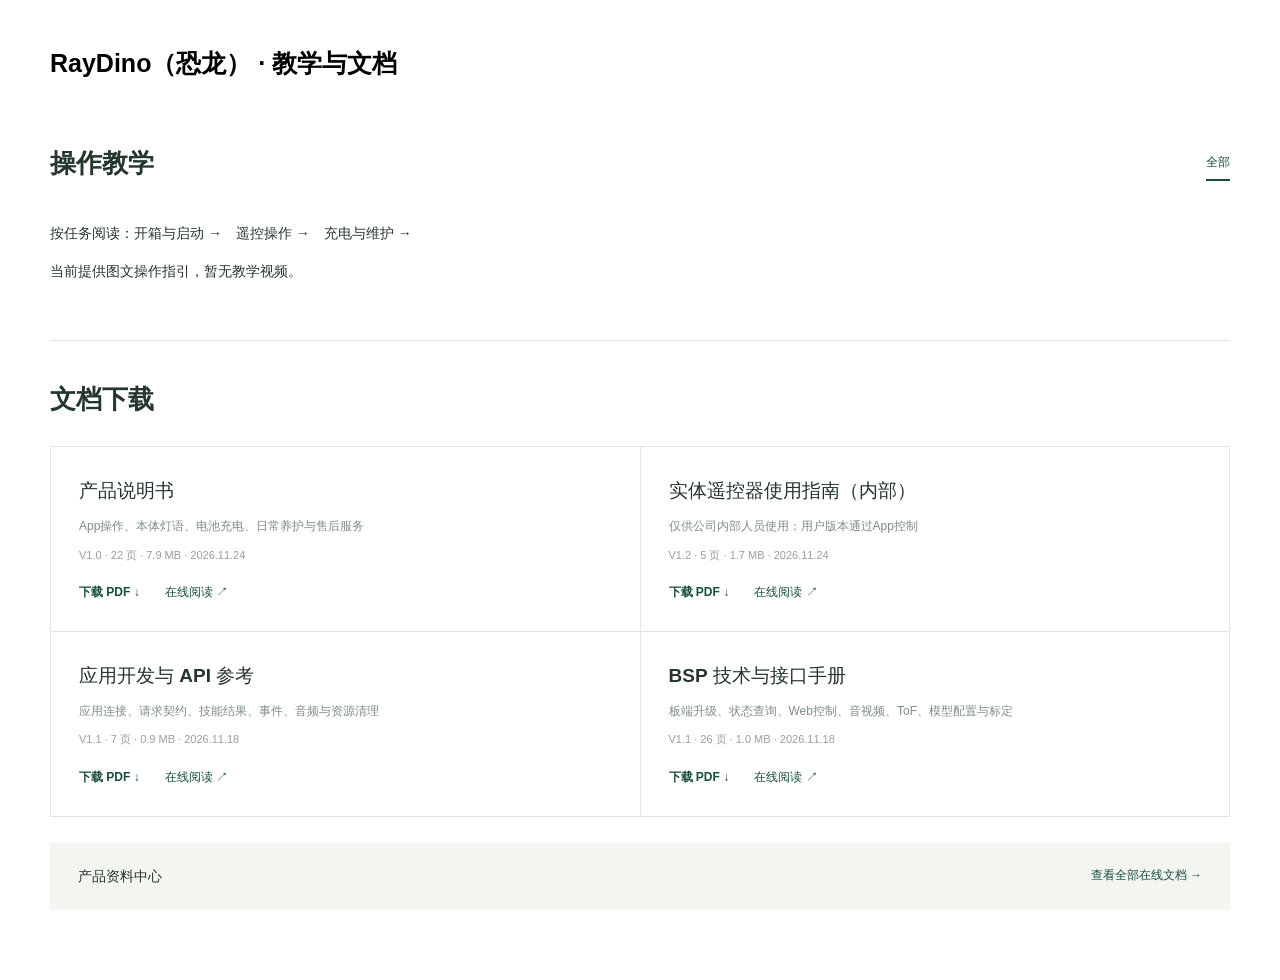
<file: products/raydino/resources.html>
<!doctype html><html lang="zh-CN"><meta charset="utf-8"><meta name="viewport" content="width=device-width,initial-scale=1"><title>RayDino · 教学与文档</title><body style="margin:0;background:#fff"><main style="max-width:1180px;margin:auto;padding:28px 24px"><h1 style="font:600 25px/1.5 sans-serif">RayDino（恐龙） · 教学与文档</h1><section class="product-resources" data-product-resource>
<style>
.product-resources{--accent:var(--product-accent,#174d3d);color:#25362d;font:14px/1.7 -apple-system,BlinkMacSystemFont,"PingFang SC","Microsoft YaHei",sans-serif;padding:42px 0}.product-resources *{box-sizing:border-box}.product-resources h2{font-size:26px;font-weight:600;margin:0}.product-resources h3{margin:0;font-weight:550}.product-resources a{color:inherit;text-decoration:none}.product-resources .resource-heading{display:flex;align-items:center;justify-content:space-between;gap:20px;margin-bottom:23px}.product-resources .filters{display:flex;gap:22px}.product-resources button{background:none;border:0;border-bottom:2px solid transparent;color:#7d8e82;font-family:inherit;font-size:12px;line-height:2;padding:5px 0;cursor:pointer}.product-resources button[aria-pressed=true]{color:var(--accent);border-color:var(--accent)}.product-resources .videos{display:grid;grid-template-columns:repeat(3,minmax(0,1fr));gap:25px}.product-resources .video-frame{aspect-ratio:16/9;background:#edf1ec;position:relative;display:grid;place-items:center;color:#8da28f}.product-resources .video-frame::before{content:'';position:absolute;inset:20px;border:1px solid #dfe5df}.product-resources .play-symbol{border:1px solid #bdc9be;border-radius:50%;height:43px;width:43px;display:grid;place-items:center;font-size:15px}.product-resources .placeholder{position:absolute;bottom:24px;right:28px;font-size:10px;letter-spacing:2px}.product-resources .video-card h3{font-size:15px;padding-top:12px}.product-resources .video-card[hidden]{display:none}.product-resources video{display:block;width:100%;aspect-ratio:16/9;background:#172b22}.product-resources .documents{border-top:1px solid #e0e7df;margin-top:56px;padding-top:36px}.product-resources .doc-grid{margin-top:25px;display:grid;grid-template-columns:1fr 1fr;border-top:1px solid #e0e7df;border-left:1px solid #e0e7df}.product-resources .doc-card{padding:28px;min-width:0;border-bottom:1px solid #e0e7df;border-right:1px solid #e0e7df}.product-resources .doc-card h3{font-size:19px}.product-resources .doc-card p{font-size:12px;color:#7d8e82;margin:9px 0}.product-resources .doc-meta{font-size:11px;color:#96a198}.product-resources .doc-links{display:flex;gap:25px;margin-top:18px;font-size:12px;color:var(--accent)}.product-resources .doc-links a:first-child{font-weight:600}.product-resources .center-entry{display:flex;justify-content:space-between;gap:20px;background:#f2f5f0;margin-top:26px;padding:22px 28px;font-size:14px}.product-resources .center-entry a{color:var(--accent);font-size:12px}.product-resources a:focus-visible,.product-resources button:focus-visible{outline:2px solid var(--accent);outline-offset:4px}@media(max-width:760px){.product-resources{padding:28px 0}.product-resources .resource-heading{align-items:flex-start;flex-direction:column;gap:12px}.product-resources h2{font-size:23px}.product-resources .videos{grid-template-columns:1fr 1fr;gap:22px 15px}.product-resources .video-frame::before{inset:10px}.product-resources .placeholder{bottom:14px;right:14px;font-size:8px}.product-resources .play-symbol{height:33px;width:33px}.product-resources .video-card h3{font-size:12px}.product-resources .doc-grid{grid-template-columns:1fr}.product-resources .doc-card{padding:24px}.product-resources .center-entry{padding:20px}.product-resources .filters{gap:20px;flex-wrap:wrap}}
</style>
<div class="resource-heading"><h2>操作教学</h2><div class="filters" hidden aria-label="视频分类"></div></div><div class="videos"></div><p>按任务阅读：<a href="../../index.html#raydino/manual/s3">开箱与启动 →</a>　<a href="../../index.html#raydino/controller/s4">遥控操作 →</a>　<a href="../../index.html#raydino/manual/s5">充电与维护 →</a></p><p>当前提供图文操作指引，暂无教学视频。</p>
<section class="documents"><h2>文档下载</h2><div class="doc-grid"></div></section>
<div class="center-entry"><span>产品资料中心</span><a class="center-link">查看全部在线文档 →</a></div>
<script type="application/json" class="resource-data">{"id": "raydino", "line": "RayX", "name": "RayDino（恐龙）", "english_name": "RayDino", "model": "RayDino", "resources_page": "products/raydino/resources.html", "documents": [{"id": "manual", "title": "产品说明书", "version": "V1.0", "date": "2026.11.24", "pdf": "../../PDF/raydino/RayDino-manual-V1.0.pdf", "online": "../../index.html#raydino/manual", "pages": 22, "bytes": 8302707, "summary": "App操作、本体灯语、电池充电、日常养护与售后服务", "html": "\u003ch2 id=\"s1\">1 安全须知\u003c/h2>\n\u003ch3 id=\"s1-1\">1.1 使用环境\u003c/h3>\n\u003cp>在平整、干燥、稳固且无杂物的地面使用机器人。保持机器人在视线范围内，远离台阶、桌沿、水源、热源及易碎物品。\u003c/p>\n\u003cp>开始行走、转向或执行技能前，确认周围有足够活动空间，人员和物品不会进入机器人的运动范围。初次操作时，小幅推动摇杆，先进行短距离测试。\u003c/p>\n\u003ch3 id=\"s1-2\">1.2 运动部件\u003c/h3>\n\u003cp>机器人动作时，将手指、头发、衣物和线缆远离头部、关节及嘴部。夹取物品时，不将手指伸入嘴部接触区域。\u003c/p>\n\u003cp>不要在关节带力时强行扳动头部或肢体。搬运前关闭机器人电源，托住机身主体，不提拉头部、嘴部、腿部或线缆。\u003c/p>\n\u003cp>机器人尚未完成初始化、恢复站姿前，不发送行走和技能指令。不要在倒地或卡住状态下反复触发动作。\u003c/p>\n\u003ch3 id=\"s1-3\">1.3 电池与充电\u003c/h3>\n\u003cp>电池应从机器人上拆下后，通过白色插头连接配套充电转换器充电；黄色插头在充电时与机器人保持断开。拆装电池前，先关闭机器人并确认断电。仅使用与交付电池匹配的充电设备，不自行拆解电池。\u003c/p>\n\u003cp>电池、线缆或充电设备出现破损、鼓包、异味或异常发热时，停止使用。充电过程中保持设备干燥、通风，远离热源和易燃物品，并全程有人值守。\u003c/p>\n\u003ch3 id=\"s1-4\">1.4 异常处理\u003c/h3>\n\u003cp>出现持续抖动、动作异常、卡住或跌倒时，松开 App 虚拟摇杆，点击“停止”，让周围人员远离运动部件。不要用手硬掰关节，不反复尝试动作。\u003c/p>\n\u003cp>若 App 仍能控制机器人，先停止当前动作，确认周围空间充足；需要恢复姿态时，点击“恢复姿态”，等待机身稳定。异常持续时，结束使用并关闭尾部电源。\u003c/p>\n\u003cp>若 App 连接中断或机器人不响应“停止”，不接触运动关节；确认能够安全触及尾部电源开关后再关闭电源。无法安全操作时，让人员远离并联系技术支持。\u003c/p>\n\u003ch3 id=\"s1-5\">1.5 操作者与现场管理\u003c/h3>\n\u003cp style=\";color:#0057b8\">本产品并非玩具，不适合未满14岁的人士使用。如儿童接触请务必保证监护人在场保护，在有儿童出现的场景操作时务必特别小心注意。\u003c/p>\n\u003cp style=\";color:#0057b8\">操作者应熟悉启动、模式切换、结束使用及异常处理流程。人员意识、判断或行动能力受影响时，暂停操作。\u003c/p>\n\u003cp>展示或多人围观时，安排专人控制设备并管理现场，清理行走和技能动作区域。儿童、宠物及旁观人员与运动部件保持距离，不触碰、推搡或踢碰运行中的机器人。\u003c/p>\n\u003ch3 id=\"s1-6\">1.6 环境与设备保护\u003c/h3>\n\u003cp>在室内干燥、平整、稳定的地面使用。避免雨淋、积水、沙尘、强烈日晒、热源和腐蚀性环境，保持机身、接口及线材干燥完好。\u003c/p>\n\u003ch2 id=\"s2\">2 认识 RayDino\u003c/h2>\n\u003ch3 id=\"s2-1\">2.1 产品概述\u003c/h3>\n\u003cp>RayDino 是一款面向科技爱好者和开发者的小型双足机器人，支持通过语音直接与机器人交互，也可通过 App 遥控并体验互动玩法，并可开放 SDK、URDF 等文件用于二次开发。\u003c/p>\n\u003cp>全身具备 15 个自由度，其中头部 5 个、双腿共 10 个。机身摄像头采集前方画面，麦克风和扬声器用于声音采集与播放。电源开关位于机器人的尾部，快拆电池可在关机断电后拆卸更换。\u003c/p>\n\u003cdiv class=\"raydino-structure\" style=\"display:grid;grid-template-columns:repeat(auto-fit,minmax(min(100%,330px),1fr));gap:20px;max-width:100%;margin:24px auto;align-items:start;\">\u003cfigure style=\"margin:0;min-width:0;text-align:center\">\u003csvg aria-label=\"侧前方（①—⑨）结构标注\" role=\"img\" style=\"display:block;width:100%;height:auto\" viewbox=\"293 816 1470 1060\" xmlns=\"http://www.w3.org/2000/svg\">\u003cimage height=\"2481\" href=\"assets/raydino/structure-labelled.png\" width=\"3508\" x=\"0\" y=\"0\"/>\u003c/svg>\u003cfigcaption style=\"font-size:12px;color:#65756d\">侧前方（①—⑨）\u003c/figcaption>\u003c/figure>\u003cfigure style=\"margin:0;min-width:0;text-align:center\">\u003csvg aria-label=\"背面（⑩—⑭）结构标注\" role=\"img\" style=\"display:block;width:100%;height:auto\" viewbox=\"1812 753 1248 1143\" xmlns=\"http://www.w3.org/2000/svg\">\u003cimage height=\"2481\" href=\"assets/raydino/structure-labelled.png\" width=\"3508\" x=\"0\" y=\"0\"/>\u003c/svg>\u003cfigcaption style=\"font-size:12px;color:#65756d\">背面（⑩—⑭）\u003c/figcaption>\u003c/figure>\u003c/div>\n\u003cp>图 2-1 RayDino结构与部件标注。编号①—⑭对应第2.2节。\u003c/p>\n\u003ch3 id=\"s2-2\">2.2 主要部件\u003c/h3>\n\u003ctable>\n\u003cthead>\n\u003ctr>\n\u003cth>编号\u003c/th>\n\u003cth>部件\u003c/th>\n\u003cth>用途\u003c/th>\n\u003c/tr>\n\u003c/thead>\n\u003ctbody>\n\u003ctr>\n\u003ctd>①\u003c/td>\n\u003ctd>头部组件\u003c/td>\n\u003ctd>承载头部感知、声音交互及嘴部运动等部件。\u003c/td>\n\u003c/tr>\n\u003ctr>\n\u003ctd>②\u003c/td>\n\u003ctd>控制核心板\u003c/td>\n\u003ctd>运行控制程序，处理感知数据及运动指令。\u003c/td>\n\u003c/tr>\n\u003ctr>\n\u003ctd>③\u003c/td>\n\u003ctd>高清摄像头\u003c/td>\n\u003ctd>采集前方图像，为视觉交互提供图像输入。\u003c/td>\n\u003c/tr>\n\u003ctr>\n\u003ctd>④\u003c/td>\n\u003ctd>高灵敏度麦克风\u003c/td>\n\u003ctd>采集声音，为语音交互提供音频输入。\u003c/td>\n\u003c/tr>\n\u003ctr>\n\u003ctd>⑤\u003c/td>\n\u003ctd>指示灯光\u003c/td>\n\u003ctd>显示设备状态，灯语见第2.7节。\u003c/td>\n\u003c/tr>\n\u003ctr>\n\u003ctd>⑥\u003c/td>\n\u003ctd>高精度IMU\u003c/td>\n\u003ctd>感知机身姿态和运动状态，提供姿态数据。\u003c/td>\n\u003c/tr>\n\u003ctr>\n\u003ctd>⑦\u003c/td>\n\u003ctd>TOF传感器\u003c/td>\n\u003ctd>提供距离感知数据。\u003c/td>\n\u003c/tr>\n\u003ctr>\n\u003ctd>⑧\u003c/td>\n\u003ctd>高品质扬声器\u003c/td>\n\u003ctd>播放语音、提示音和互动声音。\u003c/td>\n\u003c/tr>\n\u003ctr>\n\u003ctd>⑨\u003c/td>\n\u003ctd>空心杯磁编码总线舵机\u003c/td>\n\u003ctd>驱动机器人关节运动。\u003c/td>\n\u003c/tr>\n\u003ctr>\n\u003ctd>⑩\u003c/td>\n\u003ctd>高性能散热风扇\u003c/td>\n\u003ctd>为机身内部部件散热。\u003c/td>\n\u003c/tr>\n\u003ctr>\n\u003ctd>⑪\u003c/td>\n\u003ctd>开关\u003c/td>\n\u003ctd>接通或关闭机器人电源。\u003c/td>\n\u003c/tr>\n\u003ctr>\n\u003ctd>⑫\u003c/td>\n\u003ctd>长续航高倍率电池\u003c/td>\n\u003ctd>为机器人供电，关机断电后可拆卸更换。\u003c/td>\n\u003c/tr>\n\u003ctr>\n\u003ctd>⑬\u003c/td>\n\u003ctd>足部运动组件\u003c/td>\n\u003ctd>支撑机身并参与行走、坐站及踢腿等动作。\u003c/td>\n\u003c/tr>\n\u003ctr>\n\u003ctd>⑭\u003c/td>\n\u003ctd>防滑足底\u003c/td>\n\u003ctd>与地面接触，辅助机身稳定支撑和移动。\u003c/td>\n\u003c/tr>\n\u003c/tbody>\n\u003c/table>\n\u003ch3 id=\"s2-3\">2.3 电源与控制端\u003c/h3>\n\u003cp>用户通过手机 App 控制 RayDino。使用尾部电源开关接通或关闭机器人电源，连接目标机器人后，在 App 遥控页面完成初始化、模式切换、姿态恢复和动作控制。\u003c/p>\n\u003cp>App 中“初始化”用于开始遥控前的准备，“恢复姿态”用于按需恢复机器人姿态，“停止”用于停止当前运动或动作。三项功能分别操作；机器人恢复稳定站姿后再开始行走。\u003c/p>\n\u003ch3 id=\"s2-4\">2.4 基础动作与配件扩展\u003c/h3>\n\u003ctable>\n\u003cthead>\n\u003ctr>\n\u003cth>功能\u003c/th>\n\u003cth>说明\u003c/th>\n\u003c/tr>\n\u003c/thead>\n\u003ctbody>\n\u003ctr>\n\u003ctd>行走\u003c/td>\n\u003ctd>双腿交替迈步，在地面移动。\u003c/td>\n\u003c/tr>\n\u003ctr>\n\u003ctd>运动恢复\u003c/td>\n\u003ctd>从适用的倒地姿态执行起身动作，恢复站立。\u003c/td>\n\u003c/tr>\n\u003ctr>\n\u003ctd>坐下／起立\u003c/td>\n\u003ctd>在坐姿和站姿之间切换。\u003c/td>\n\u003c/tr>\n\u003ctr>\n\u003ctd>踢腿\u003c/td>\n\u003ctd>抬腿并踢出，完成踢腿动作。\u003c/td>\n\u003c/tr>\n\u003ctr>\n\u003ctd>前滚翻\u003c/td>\n\u003ctd>通过身体转动完成前滚翻动作。\u003c/td>\n\u003c/tr>\n\u003ctr>\n\u003ctd>弯腰\u003c/td>\n\u003ctd>调整机身姿态，完成弯腰动作。\u003c/td>\n\u003c/tr>\n\u003ctr>\n\u003ctd>嘴部开合\u003c/td>\n\u003ctd>最大开合角 30°，可夹取适配的轻量小件物品。\u003c/td>\n\u003c/tr>\n\u003ctr>\n\u003ctd>轮滑配件扩展\u003c/td>\n\u003ctd>机身支持安装和拆卸轮滑配件；滑行动作仍在开发中。\u003c/td>\n\u003c/tr>\n\u003c/tbody>\n\u003c/table>\n\u003cp>App 遥控操作见第 3、4 章。\u003c/p>\n\u003ch3 id=\"s2-5\">2.5 App 与互动功能\u003c/h3>\n\u003ctable>\n\u003cthead>\n\u003ctr>\n\u003cth>功能\u003c/th>\n\u003cth>说明\u003c/th>\n\u003c/tr>\n\u003c/thead>\n\u003ctbody>\n\u003ctr>\n\u003ctd>恐龙认领\u003c/td>\n\u003ctd>连接设备、配置入网并查看 RayDino 的设备数据。\u003c/td>\n\u003c/tr>\n\u003ctr>\n\u003ctd>App 遥控\u003c/td>\n\u003ctd>通过手机 App 控制行走、转向和停止。\u003c/td>\n\u003c/tr>\n\u003ctr>\n\u003ctd>语音交流\u003c/td>\n\u003ctd>直接与机器人进行自然语言交流，也可通过 App 远程与机器人沟通。\u003c/td>\n\u003c/tr>\n\u003ctr>\n\u003ctd>动作轮盘\u003c/td>\n\u003ctd>一键触发、停止或重播动作，例如坐下／站立、前滚翻、踢腿和行走。\u003c/td>\n\u003c/tr>\n\u003ctr>\n\u003ctd>光斑追踪\u003c/td>\n\u003ctd>通过配套红外线笔产生光斑，机器人识别光斑并跟随移动。\u003c/td>\n\u003c/tr>\n\u003ctr>\n\u003ctd>专注搭子\u003c/td>\n\u003ctd>监测用户是否使用手机等分心行为，并进行提醒。\u003c/td>\n\u003c/tr>\n\u003ctr>\n\u003ctd>账号管理\u003c/td>\n\u003ctd>登录、注册及账号管理。\u003c/td>\n\u003c/tr>\n\u003c/tbody>\n\u003c/table>\n\u003cp>使用摄像头、麦克风相关功能时，遵守第 9.5 节的隐私与数据使用要求。\u003c/p>\n\u003ch3 id=\"s2-6\">2.6 二次开发资料\u003c/h3>\n\u003cp>可开放 SDK、URDF 等文件用于二次开发。相关资料及接口说明，详见官网：https://…………。\u003c/p>\n\u003ch3 id=\"s2-7\">2.7 本体状态灯\u003c/h3>\n\u003ctable>\n\u003cthead>\n\u003ctr>\n\u003cth>灯色与表现\u003c/th>\n\u003cth>设备状态\u003c/th>\n\u003cth>用户操作\u003c/th>\n\u003c/tr>\n\u003c/thead>\n\u003ctbody>\n\u003ctr>\n\u003ctd>红色，每轮快闪 3 次，间隔约 2 秒后重复\u003c/td>\n\u003ctd>设备故障\u003c/td>\n\u003ctd>停止操作，按第 1.4 节处理；异常持续时联系售后。\u003c/td>\n\u003c/tr>\n\u003ctr>\n\u003ctd>橙色，每轮快闪 2 次，间隔约 5 秒后重复\u003c/td>\n\u003ctd>低电量，电量不高于 30%\u003c/td>\n\u003ctd>结束当前运动并关机，按第 5 章拆下电池充电。\u003c/td>\n\u003c/tr>\n\u003ctr>\n\u003ctd>暖白色，渐亮渐暗\u003c/td>\n\u003ctd>正在连接 Wi-Fi\u003c/td>\n\u003ctd>在 App 查看连接进度，等待连接完成。\u003c/td>\n\u003c/tr>\n\u003ctr>\n\u003ctd>绿色闪烁\u003c/td>\n\u003ctd>连接完成\u003c/td>\n\u003ctd>按第 3 章完成初始化与启动检查后开始控制。\u003c/td>\n\u003c/tr>\n\u003ctr>\n\u003ctd>蓝色闪烁\u003c/td>\n\u003ctd>正在聆听或说话\u003c/td>\n\u003ctd>继续语音交互，等待本轮交流结束。\u003c/td>\n\u003c/tr>\n\u003ctr>\n\u003ctd>蓝色，渐亮渐暗\u003c/td>\n\u003ctd>正在思考或等待结果\u003c/td>\n\u003ctd>等待处理结果。\u003c/td>\n\u003c/tr>\n\u003ctr>\n\u003ctd>紫色闪烁\u003c/td>\n\u003ctd>光斑追踪等特定模式运行中\u003c/td>\n\u003ctd>按对应玩法操作，需要结束时在 App 停止玩法。\u003c/td>\n\u003c/tr>\n\u003ctr>\n\u003ctd>熄灭\u003c/td>\n\u003ctd>关机\u003c/td>\n\u003ctd>再次使用时按第 3 章启动。\u003c/td>\n\u003c/tr>\n\u003c/tbody>\n\u003c/table>\n\u003cp>本体状态灯在同一时刻显示一种状态。故障和低电量提示会优先显示；正常交互或玩法结束后，恢复对应的连接状态灯语。\u003c/p>\n\u003cp>充电时查看配套转换器的指示灯，说明见第 5.5 节。\u003c/p>\n\u003ch2 id=\"s3\">3 使用前准备与启动\u003c/h2>\n\u003ch3 id=\"s3-1\">3.1 开箱与安装电池\u003c/h3>\n\u003cp>在平整地面打开包装，检查机身、电池和随箱附件有无可见损伤。按随箱交付清单核对物品，发现破损或缺件时先联系交付方。\u003c/p>\n\u003cp>关闭尾部电源，装入并固定电池，连接黄色供电插头，收好白色充电插头及导线。\u003c/p>\n\u003ch3 id=\"s3-2\" style=\";color:#d00000\">3.2 上电前注意事项\u003c/h3>\n\u003ch4 id=\"s3-2-1\" style=\";color:#d00000\">3.2.1 按图侧放\u003c/h4>\n\u003cp style=\";color:#d00000\">启动前，请按图3-1将 RayDino 侧放在平整、干燥、稳固的地面，使头部、机身和双腿的位置与图示一致，避免因姿势异常导致启动失败。摆放时托住机身，不强行扳动关节。\u003c/p>\n\u003cdiv class=\"startup-pose\" style=\"display:grid;grid-template-columns:repeat(2,minmax(0,1fr));gap:16px;max-width:760px;margin:20px auto;align-items:center;\">\u003cimg alt=\"启动侧放姿态\" src=\"assets/raydino/startup/side-main.jpg\" style=\"display:block;width:100%;height:auto;max-height:330px;object-fit:contain;grid-column:1/-1;\"/>\u003cimg alt=\"侧放姿态斜视\" src=\"assets/raydino/startup/side-angle.jpg\" style=\"display:block;width:100%;height:auto;max-height:330px;object-fit:contain;\"/>\u003cimg alt=\"侧放姿态俯视\" src=\"assets/raydino/startup/side-top.jpg\" style=\"display:block;width:100%;height:auto;max-height:330px;object-fit:contain;\"/>\u003c/div>\n\u003cp style=\";color:#d00000\">图3-1 启动前的正常侧放姿态：侧面、斜视与俯视。\u003c/p>\n\u003ch4 id=\"s3-2-2\" style=\";color:#d00000\">3.2.2 检查线束位置\u003c/h4>\n\u003cp style=\";color:#d00000\">启动前，检查各处线束，避免线束缠绕、拉紧或夹入关节，造成舵机或线材损坏。图3-2为重点部位线束的正常位置，重点检查双腿关节附近、颈部与躯干连接处，以及插头出线位置。\u003c/p>\n\u003cdiv class=\"startup-wiring\" style=\"display:grid;grid-template-columns:repeat(auto-fit,minmax(min(100%,260px),1fr));gap:16px;max-width:760px;margin:20px auto;align-items:center;\">\u003cimg alt=\"双腿关节线束正常位置\" src=\"assets/raydino/startup/wiring-legs.jpg\" style=\"display:block;width:100%;height:auto;max-height:330px;object-fit:contain;\"/>\u003cimg alt=\"颈部与机身后侧线束正常位置\" src=\"assets/raydino/startup/wiring-rear.jpg\" style=\"display:block;width:100%;height:auto;max-height:330px;object-fit:contain;\"/>\u003c/div>\n\u003cp style=\";color:#d00000\">图3-2 线束正常位置参考：双腿关节附近、颈部与机身后侧。启动姿态按图3-1侧放。\u003c/p>\n\u003ch4 id=\"s3-2-3\" style=\";color:#d00000\">3.2.3 启动前确认\u003c/h4>\n\u003col>\n\u003cli style=\";color:#d00000\">如需整理线束，先关闭尾部电源并断开电池。线束保持自然松弛，不缠绕关节、不受挤压，不拉扯导线或强行插拔插头。\u003c/li>\n\u003cli style=\";color:#d00000\">发现线束破损、插头松脱、线材被夹住或关节卡住时，先排除异常；无法处理时联系技术支持，不反复上电或强行启动。\u003c/li>\n\u003cli style=\";color:#d00000\">确认电池已固定、黄色供电插头连接可靠，白色充电插头与导线收置妥当。需要充电时，按第5章将电池拆下充电。\u003c/li>\n\u003cli style=\";color:#d00000\">摆放与检查完成后，再按第3.3节接通电源。上电和初始化过程中，人员远离关节与嘴部，待机器人恢复稳定站姿后再操作行走。\u003c/li>\n\u003c/ol>\n\u003ch3 id=\"s3-3\">3.3 App 连接与启动\u003c/h3>\n\u003col>\n\u003cli style=\";color:#d00000\">将机器人按第 3.2 节图示侧放在地面，人员远离关节和嘴部的运动范围，接通尾部电源。\u003c/li>\n\u003cli>在手机打开配套 App 并登录，进入“恐龙认领”或设备连接流程，按页面引导连接目标 RayDino 并完成入网。\u003c/li>\n\u003cli>核对所连接的机器人及 App 显示的连接状态，进入 App 遥控页面。\u003c/li>\n\u003cli>点击“初始化”，等待准备完成。需要起身时点击“恢复姿态”，等待机器人恢复稳定站姿。\u003c/li>\n\u003cli>选择“行走”模式，小幅操作左虚拟摇杆测试前进、后退和平移，再用右虚拟摇杆测试转向；松开输入后确认对应运动停止。\u003c/li>\n\u003cli>确认移动方向、转向和“停止”功能响应正常后，再继续使用。\u003c/li>\n\u003c/ol>\n\u003ch3 id=\"s3-4\">3.4 启动检查\u003c/h3>\n\u003cp>确认 App 连接的是目标机器人，初始化完成，机器人站姿稳定，控制模式与摇杆作用正确后，再继续行走或执行动作。若机器人没有按预期恢复姿态，或出现持续抖动、碰撞和卡住，点击“停止”，按第 6 章检查，不强行扳动机身。\u003c/p>\n\u003ch2 id=\"s4\">4 日常操作与结束使用\u003c/h2>\n\u003ch3 id=\"s4-1\">4.1 App 模式与虚拟摇杆\u003c/h3>\n\u003cp>在 App 遥控页面选择“行走”或“躯干”模式，再操作屏幕上的虚拟摇杆。切换前松开全部运动输入，使摇杆回中。\u003c/p>\n\u003ctable>\n\u003cthead>\n\u003ctr>\n\u003cth>模式\u003c/th>\n\u003cth>左虚拟摇杆前后\u003c/th>\n\u003cth>左虚拟摇杆左右\u003c/th>\n\u003cth>右虚拟摇杆左右\u003c/th>\n\u003c/tr>\n\u003c/thead>\n\u003ctbody>\n\u003ctr>\n\u003ctd>行走\u003c/td>\n\u003ctd>前进／后退\u003c/td>\n\u003ctd>向左／向右平移\u003c/td>\n\u003ctd>向左／向右转向\u003c/td>\n\u003c/tr>\n\u003ctr>\n\u003ctd>躯干\u003c/td>\n\u003ctd>头部向上／向下\u003c/td>\n\u003ctd>头部向左／向右\u003c/td>\n\u003ctd>身躯向左／向右扭动\u003c/td>\n\u003c/tr>\n\u003c/tbody>\n\u003c/table>\n\u003cp>行走输入释放后，停止对应的移动或转向输入。需要结束全部运动或中断当前动作时，点击“停止”。\u003c/p>\n\u003cp>在躯干模式下，可分别点击“头部归零”和“身躯归零”，将对应姿态恢复至中立位置。使用速度调节控件时，先从低速开始，确认活动空间充足后再调整。\u003c/p>\n\u003ch3 id=\"s4-2\">4.2 App 动作与姿态控制\u003c/h3>\n\u003ctable>\n\u003cthead>\n\u003ctr>\n\u003cth>App 控件\u003c/th>\n\u003cth>作用\u003c/th>\n\u003c/tr>\n\u003c/thead>\n\u003ctbody>\n\u003ctr>\n\u003ctd>初始化\u003c/td>\n\u003ctd>开始遥控前的准备。\u003c/td>\n\u003c/tr>\n\u003ctr>\n\u003ctd>恢复姿态\u003c/td>\n\u003ctd>按需恢复机器人姿态，可中断当前动作。\u003c/td>\n\u003c/tr>\n\u003ctr>\n\u003ctd>停止\u003c/td>\n\u003ctd>停止当前运动或动作。\u003c/td>\n\u003c/tr>\n\u003ctr>\n\u003ctd>坐下/起立\u003c/td>\n\u003ctd>在坐姿与站姿之间切换。\u003c/td>\n\u003c/tr>\n\u003ctr>\n\u003ctd>左踢腿／右踢腿\u003c/td>\n\u003ctd>分别触发对应腿部的踢腿动作。\u003c/td>\n\u003c/tr>\n\u003ctr>\n\u003ctd>前滚翻\u003c/td>\n\u003ctd>触发前滚翻动作。\u003c/td>\n\u003c/tr>\n\u003ctr>\n\u003ctd>弯腰／直起\u003c/td>\n\u003ctd>控制弯腰和直起。\u003c/td>\n\u003c/tr>\n\u003ctr>\n\u003ctd>嘴部开合\u003c/td>\n\u003ctd>控制夹嘴和松嘴。\u003c/td>\n\u003c/tr>\n\u003ctr>\n\u003ctd>头部归零／身躯归零\u003c/td>\n\u003ctd>分别将头部、身躯扭动恢复到中立位置。\u003c/td>\n\u003c/tr>\n\u003c/tbody>\n\u003c/table>\n\u003cp>待当前动作结束后再进行下一项操作，动作之间无需逐次点击“恢复姿态”。处于坐姿时，先点击“坐下/起立”恢复站姿，再操作行走。\u003c/p>\n\u003cp>夹取物品时选择适配的轻量小件物品，不将手指伸入嘴部。踢腿和前滚翻前清理对应动作区域；动作异常时点击“停止”。\u003c/p>\n\u003cp>动作轮盘用于触发、停止或重播动作。语音交流、光斑追踪和专注搭子等功能见第 2.5 节，进入对应玩法后按 App 页面引导操作。\u003c/p>\n\u003ch3 id=\"s4-3\">4.3 结束使用与关机\u003c/h3>\n\u003col>\n\u003cli>松开全部虚拟摇杆，停止继续输入动作；有玩法运行时，先结束当前玩法。\u003c/li>\n\u003cli>在 App 点击“停止”，确认机器人已停止运动。\u003c/li>\n\u003cli>让机器人保持在平整地面，为断电后的姿态变化留出空间，人员远离运动关节，再关闭尾部电源。\u003c/li>\n\u003cli>确认机器人已经断电后，再搬运、装箱、更换电池或充电。\u003c/li>\n\u003c/ol>\n\u003cp>需要恢复姿态时，在断电前按第 4.2 节操作，待机身稳定后再关机。\u003c/p>\n\u003ch2 id=\"s5\">5 电池充电与日常养护\u003c/h2>\n\u003cp>RayDino 使用配套高性能锂电池。黄色插头连接机器人供电，白色三孔插头连接充电转换器。充电前将电池从机器人拆下，使用配套转换器和 USB 电源充电。\u003c/p>\n\u003ch3 id=\"s5-1\">5.1 电池与充电规格\u003c/h3>\n\u003ctable>\n\u003cthead>\n\u003ctr>\n\u003cth style=\";color:#0057b8\">规格名称\u003c/th>\n\u003cth>参数\u003c/th>\n\u003c/tr>\n\u003c/thead>\n\u003ctbody>\n\u003ctr>\n\u003ctd>电池类型\u003c/td>\n\u003ctd>高性能锂电池\u003c/td>\n\u003c/tr>\n\u003ctr>\n\u003ctd>组合方式\u003c/td>\n\u003ctd>两节电芯串联\u003c/td>\n\u003c/tr>\n\u003ctr>\n\u003ctd>标称容量\u003c/td>\n\u003ctd>3000 mAh\u003c/td>\n\u003c/tr>\n\u003ctr>\n\u003ctd>标称电压\u003c/td>\n\u003ctd>7.36 V\u003c/td>\n\u003c/tr>\n\u003ctr>\n\u003ctd>电池标称充电电流\u003c/td>\n\u003ctd>1.5 A（0.5C）\u003c/td>\n\u003c/tr>\n\u003ctr>\n\u003ctd>电池最大充电电流\u003c/td>\n\u003ctd>3 A（1C）\u003c/td>\n\u003c/tr>\n\u003ctr>\n\u003ctd>配套充电转换器\u003c/td>\n\u003ctd>USB 供电，最大充电电流 0.8 A\u003c/td>\n\u003c/tr>\n\u003ctr>\n\u003ctd>USB 电源要求\u003c/td>\n\u003ctd>5 V，额定输出电流不低于 2 A\u003c/td>\n\u003c/tr>\n\u003c/tbody>\n\u003c/table>\n\u003ch3 id=\"s5-2\">5.2 识别插头与卡扣方向\u003c/h3>\n\u003ctable style=\"table-layout:fixed;width:100%;\">\u003ccolgroup>\u003ccol style=\"width:28%\"/>\u003ccol style=\"width:28%\"/>\u003ccol style=\"width:44%\"/>\u003c/colgroup>\n\u003cthead>\n\u003ctr>\n\u003cth>部件\u003c/th>\n\u003cth>用途\u003c/th>\n\u003cth>连接位置\u003c/th>\n\u003c/tr>\n\u003c/thead>\n\u003ctbody>\n\u003ctr>\n\u003ctd>黄色插头\u003c/td>\n\u003ctd>为机器人供电\u003c/td>\n\u003ctd>连接机器人电源接口；充电时保持断开。\u003c/td>\n\u003c/tr>\n\u003ctr>\n\u003ctd>白色三孔插头\u003c/td>\n\u003ctd>为电池充电\u003c/td>\n\u003ctd>卡扣一侧对准转换器电池接口的最左侧，沿接口方向插入。\u003c/td>\n\u003c/tr>\n\u003ctr>\n\u003ctd>转换器 USB 接口\u003c/td>\n\u003ctd>连接外部电源\u003c/td>\n\u003ctd>通过配套 USB 线连接 5 V、额定输出电流不低于 2 A 的电源。\u003c/td>\n\u003c/tr>\n\u003c/tbody>\n\u003c/table>\n\u003cdiv class=\"charging-components\" style=\"display:grid;grid-template-columns:repeat(2,minmax(0,1fr));gap:18px;max-width:540px;margin:20px auto;align-items:center;\">\u003cimg alt=\"高性能电池与两种插头\" src=\"assets/raydino/charging/battery-clean.png\" style=\"display:block;width:100%;height:200px;object-fit:contain;margin:0;\"/>\u003cimg alt=\"配套USB充电转换器\" src=\"assets/raydino/charging/charger-clean.png\" style=\"display:block;width:100%;height:200px;object-fit:contain;margin:0;\"/>\u003c/div>\n\u003cp>图 5-1 高性能电池：黄色插头用于供电，白色三孔插头用于充电。图 5-2 配套 USB 充电转换器。\u003c/p>\n\u003cp>正对转换器的电池接口，将白色插头带卡扣的一侧对准接口最左侧，再平直插入。插拔时握住插头外壳，保持接口方向一致。\u003c/p>\n\u003ch3 id=\"s5-3\">5.3 关机、拆下电池与检查\u003c/h3>\n\u003col>\n\u003cli>按第 4.3 节结束使用。待机器人停止运动后，关闭尾部电源。\u003c/li>\n\u003cli>握住黄色插头外壳，将电池与机器人断开，再解除电池固定并取出电池。\u003c/li>\n\u003cli>检查电池、导线、插头、转换器和 USB 线。电池鼓包、破损、异味或异常发热时停止使用。\u003c/li>\n\u003cli>将电池和转换器放在干燥、通风、稳定且不易燃的台面上，待电池恢复常温后充电，全程有人照看。\u003c/li>\n\u003c/ol>\n\u003cp>充电期间，电池与机器人保持断开，插头端子远离金属等导电物。\u003c/p>\n\u003ch3 id=\"s5-4\">5.4 连接与开始充电\u003c/h3>\n\u003ctable>\n\u003cthead>\n\u003ctr>\n\u003cth>电池侧\u003c/th>\n\u003cth>转换器\u003c/th>\n\u003cth>电源侧\u003c/th>\n\u003c/tr>\n\u003c/thead>\n\u003ctbody>\n\u003ctr>\n\u003ctd>白色三孔插头\u003c/td>\n\u003ctd>电池接口 → USB 接口\u003c/td>\n\u003ctd>USB 线 → 5 V USB 电源\u003c/td>\n\u003c/tr>\n\u003c/tbody>\n\u003c/table>\n\u003col>\n\u003cli>将 USB 线连接到转换器，再连接符合第 5.1 节要求的电源，接通电源。\u003c/li>\n\u003cli>绿灯闪烁 3 次，转换器完成上电。\u003c/li>\n\u003cli>正对转换器电池接口，将白色插头的卡扣侧对准接口最左侧，平直插入到位。\u003c/li>\n\u003cli>红灯闪烁，开始充电。\u003c/li>\n\u003cli>黄色供电插头保持断开，电池及转换器保持通风、不受挤压。\u003c/li>\n\u003c/ol>\n\u003cp>\u003cspan class=\"latch-figure\" style=\"display:block;position:relative;width:280px;max-width:100%;margin:20px auto;line-height:0;\">\u003cimg alt=\"白色插头卡扣在转换器接口最左侧的插接示意\" src=\"assets/raydino/charging/connection-clean.png\" style=\"display:block;width:100%;height:auto;max-width:100%;margin:0;\"/>\u003cspan aria-label=\"卡扣侧位于接口最左侧\" style=\"position:absolute;left:39.8%;top:68.4%;width:8%;aspect-ratio:1;border:2px solid #d85b27;border-radius:50%;box-sizing:border-box;\">\u003c/span>\u003cspan style=\"position:absolute;left:8%;top:70.7%;font-size:12px;line-height:1;color:#a0441e;\">卡扣侧\u003c/span>\u003cspan style=\"position:absolute;left:29%;top:71.4%;width:10.8%;border-top:2px solid #d85b27;\">\u003c/span>\u003c/span>\u003c/p>\n\u003cp>图 5-3 白色插头的卡扣侧位于转换器电池接口最左侧，图中圈出卡扣位置。USB 线接电源，黄色插头保持断开。\u003c/p>\n\u003ch3 id=\"s5-5\">5.5 指示灯、充满与断开\u003c/h3>\n\u003ctable>\n\u003cthead>\n\u003ctr>\n\u003cth>指示灯\u003c/th>\n\u003cth>状态\u003c/th>\n\u003c/tr>\n\u003c/thead>\n\u003ctbody>\n\u003ctr>\n\u003ctd>接通电源时绿灯闪烁 3 次\u003c/td>\n\u003ctd>转换器上电。\u003c/td>\n\u003c/tr>\n\u003ctr>\n\u003ctd>红灯闪烁\u003c/td>\n\u003ctd>正在充电。\u003c/td>\n\u003c/tr>\n\u003ctr>\n\u003ctd>绿灯持续常亮\u003c/td>\n\u003ctd>充电完成。\u003c/td>\n\u003c/tr>\n\u003ctr>\n\u003ctd>红灯持续常亮\u003c/td>\n\u003ctd>充电异常，停止充电并检查连接、电源和电池。\u003c/td>\n\u003c/tr>\n\u003c/tbody>\n\u003c/table>\n\u003col>\n\u003cli>绿灯持续常亮后，关闭 USB 电源或拔下电源侧 USB 线。\u003c/li>\n\u003cli>握住白色插头外壳，将电池与转换器断开。\u003c/li>\n\u003cli>确认机器人尾部电源关闭，安装并固定电池，连接黄色供电插头。\u003c/li>\n\u003cli>收好白色充电插头和导线，按第 3 章启动机器人。\u003c/li>\n\u003c/ol>\n\u003ch3 id=\"s5-6\">5.6 充电常见问题\u003c/h3>\n\u003ctable>\n\u003cthead>\n\u003ctr>\n\u003cth>现象\u003c/th>\n\u003cth>处理方法\u003c/th>\n\u003c/tr>\n\u003c/thead>\n\u003ctbody>\n\u003ctr>\n\u003ctd>接通 USB 电源后无指示\u003c/td>\n\u003ctd>检查电源开关、USB 连接，以及电源的 5 V 输出和额定输出电流。\u003c/td>\n\u003c/tr>\n\u003ctr>\n\u003ctd>电池接入后没有开始充电\u003c/td>\n\u003ctd>断开电源，检查白色插头卡扣侧是否位于接口最左侧，并确认插接到位后重新连接。\u003c/td>\n\u003c/tr>\n\u003ctr>\n\u003ctd>红灯持续常亮\u003c/td>\n\u003ctd>切断输入电源并断开电池，检查插接、电源规格及电池状态。异常持续时联系技术支持。\u003c/td>\n\u003c/tr>\n\u003ctr>\n\u003ctd>电池鼓包、异味、冒烟或异常发热\u003c/td>\n\u003ctd>立即停止使用，人员远离；能够安全操作时切断外部电源，联系技术支持处理。\u003c/td>\n\u003c/tr>\n\u003c/tbody>\n\u003c/table>\n\u003ch3 id=\"s5-7\">5.7 日常养护\u003c/h3>\n\u003ch4 id=\"s5-7-1\">5.7.1 检查时机与内容\u003c/h4>\n\u003ctable>\n\u003cthead>\n\u003ctr>\n\u003cth>时机\u003c/th>\n\u003cth>检查内容\u003c/th>\n\u003cth>处理要求\u003c/th>\n\u003c/tr>\n\u003c/thead>\n\u003ctbody>\n\u003ctr>\n\u003ctd>每次使用前\u003c/td>\n\u003ctd>外壳、头部、腿部、足部和外露紧固件；关节附近有无线缆、头发或异物；电池与两个插头是否完好。\u003c/td>\n\u003ctd>清理活动范围与异物，确认电池固定、黄色供电插头连接可靠，白色充电插头收置妥当。\u003c/td>\n\u003c/tr>\n\u003ctr>\n\u003ctd>每次使用后\u003c/td>\n\u003ctd>机身、足部、摄像头表面有无污渍；关节运动时有无碰撞声、摩擦声或持续抖动。\u003c/td>\n\u003ctd>完成关机并断电，再清洁检查；出现异响或松动时暂停使用。\u003c/td>\n\u003c/tr>\n\u003ctr>\n\u003ctd>碰撞、跌落或卡住后\u003c/td>\n\u003ctd>外壳裂纹、关节偏斜、足部变形、线材破损及插头松脱。\u003c/td>\n\u003ctd>保持断电，联系技术支持检查后恢复使用。\u003c/td>\n\u003c/tr>\n\u003ctr>\n\u003ctd>长期存放期间\u003c/td>\n\u003ctd>电池外观、插头绝缘、存放环境及包装固定情况。\u003c/td>\n\u003ctd>保持电池与设备断开，清除积尘；再次启用前完成本节检查和第 3 章启动检查。\u003c/td>\n\u003c/tr>\n\u003c/tbody>\n\u003c/table>\n\u003ch4 id=\"s5-7-2\">5.7.2 机身与摄像头清洁\u003c/h4>\n\u003col>\n\u003cli>按第 4.3 节结束使用，关闭尾部电源并断开电池。\u003c/li>\n\u003cli>用柔软干布清洁外壳和足部，使用洁净镜头布轻拭摄像头表面。\u003c/li>\n\u003cli>清理可直接取出的关节周边异物，保持运动部件、接口和散热位置干燥通畅。\u003c/li>\n\u003cli>收好外露线缆，检查是否受到夹压、磨损或拉扯。\u003c/li>\n\u003c/ol>\n\u003cp>不要冲洗机身，不向关节或接口喷入清洁剂，不在带电或关节出力状态下清理异物。\u003c/p>\n\u003ch4 id=\"s5-7-3\">5.7.3 结构、足部与线缆养护\u003c/h4>\n\u003cp>目视检查外露紧固件、覆盖件、足部接触面和连接线。发现螺钉松脱、结构裂纹、足部明显磨损或导线破皮时，暂停使用并联系技术支持。保持足部接触面清洁、完整，清除影响落脚的异物。\u003c/p>\n\u003cp>运行中出现新增的碰撞、刮擦或摩擦声时，先结束动作并关机，再检查外部可见位置；无法确定原因时交由技术人员处理。关节校零、IMU 检查及结构维修由技术人员按对应版本流程执行。\u003c/p>\n\u003ch4 id=\"s5-7-4\">5.7.4 电池与充电附件养护\u003c/h4>\n\u003cp>每次充电前检查电池是否鼓包、破损或异常发热，确认插头与 USB 线接触可靠。充电和断开步骤见第 5.3～5.5 节。电池过冷或使用后明显发热时，恢复常温后再充电。\u003c/p>\n\u003cp>存放时将电池与机器人、转换器断开，保护插头端子，避免挤压、短路及与金属物接触。电池出现异常或续航明显下降时，联系技术支持检查，不继续执行连续运动。\u003c/p>\n\u003ch3 id=\"s5-8\">5.8 存放与软件维护\u003c/h3>\n\u003cp>长期不使用时，断开电池、机器人、转换器和电源，收好两个插头与导线。本体存放于干燥、通风、无尘的位置，远离热源、腐蚀性、易燃和易爆物品，轻拿轻放。存放超过 3 个月时，定期检查维护。\u003c/p>\n\u003cp>电池与机器人断开后，存放于干燥通风处，建议环境温度不高于 35°C，避免阳光直射及高温车厢等环境。超过一个月不使用时，每月进行一次小电流充放电循环，使用配套充电转换器充电，通过机器人正常使用完成放电。电池出现异常时，按第 5.6 节处理。\u003c/p>\n\u003cp>更新软件前结束机器人动作，保持供电和连接稳定，使用与本机版本匹配的工具及升级包。升级异常时联系技术支持。\u003c/p>\n\u003ch2 id=\"s6\">6 常见问题与故障排除\u003c/h2>\n\u003cp>出现异常时暂停操作，人员远离机器人运动范围，按下表检查处理。\u003c/p>\n\u003ctable>\n\u003cthead>\n\u003ctr>\n\u003cth>现象\u003c/th>\n\u003cth>检查与处理\u003c/th>\n\u003c/tr>\n\u003c/thead>\n\u003ctbody>\n\u003ctr>\n\u003ctd>无法开机\u003c/td>\n\u003ctd>检查电池是否固定、黄色插头是否接牢、尾部电源是否开启。检查电池和线缆有无可见损伤；按第 5 章充电后仍无法启动时联系技术支持。\u003c/td>\n\u003c/tr>\n\u003ctr>\n\u003ctd>App 连接失败\u003c/td>\n\u003ctd>检查机器人供电、手机网络及 App 的连接状态，核对目标设备；按 App 引导重新连接，仍失败时联系技术支持。\u003c/td>\n\u003c/tr>\n\u003ctr>\n\u003ctd>已连接但无法行走\u003c/td>\n\u003ctd>确认已点击“初始化”，机器人处于稳定站姿；选择“行走”模式后再操作虚拟摇杆。坐姿时先点击“坐下/起立”。\u003c/td>\n\u003c/tr>\n\u003ctr>\n\u003ctd>初始化后仍处于倒地状态\u003c/td>\n\u003ctd>确认周围空间充足，点击“恢复姿态”；动作异常或未完成时点击“停止”，不重复触发并联系技术支持。\u003c/td>\n\u003c/tr>\n\u003ctr>\n\u003ctd>站立后持续前倾、侧倾或摇晃\u003c/td>\n\u003ctd>结束动作并关机，检查地面、足部、关节周边异物与外观损伤。异常持续时联系技术人员检查。\u003c/td>\n\u003c/tr>\n\u003ctr>\n\u003ctd>虚拟摇杆控制头部或身躯\u003c/td>\n\u003ctd>当前为“躯干”模式；松开虚拟摇杆，再切换到“行走”模式。\u003c/td>\n\u003c/tr>\n\u003ctr>\n\u003ctd>App 动作无法触发\u003c/td>\n\u003ctd>检查连接、初始化与当前姿态，确认上一动作已经结束；动作持续异常时点击“停止”并联系技术支持。\u003c/td>\n\u003c/tr>\n\u003ctr>\n\u003ctd>动作卡住、跌倒或持续抖动\u003c/td>\n\u003ctd>停止继续发送指令，按第 1.4 节处理；不硬掰关节，不反复触发技能。\u003c/td>\n\u003c/tr>\n\u003ctr>\n\u003ctd>出现新的碰撞声、摩擦声或零件松动\u003c/td>\n\u003ctd>结束动作并断电，按第 5.7 节检查；异常未排除前暂停使用。\u003c/td>\n\u003c/tr>\n\u003ctr>\n\u003ctd>本体橙灯每轮快闪 2 次\u003c/td>\n\u003ctd>电量不高于 30%；结束运动并关机，按第 5 章拆下电池充电。\u003c/td>\n\u003c/tr>\n\u003ctr>\n\u003ctd>续航明显缩短\u003c/td>\n\u003ctd>确认完成充电，核对近期动作强度、使用环境及电池外观；相同使用条件下持续明显下降时联系技术支持。\u003c/td>\n\u003c/tr>\n\u003ctr>\n\u003ctd>转换器不亮灯、未开始充电或红灯常亮\u003c/td>\n\u003ctd>按第 5.6 节检查 USB 电源、线材及白色插头方向和插接状态。\u003c/td>\n\u003c/tr>\n\u003ctr>\n\u003ctd>电池或充电设备鼓包、异味、破损或异常发热\u003c/td>\n\u003ctd>停止使用，能够安全操作时断开外部电源，联系技术支持处理。\u003c/td>\n\u003c/tr>\n\u003c/tbody>\n\u003c/table>\n\u003ch3 id=\"s6-questions\">6.1 日常使用问答\u003c/h3>\n\u003ch4 id=\"s6-1-1\">6.1.1 为什么操作时要留出活动空间\u003c/h4>\n\u003cp>机器人行走、转向、踢腿及起身时，头部和肢体的运动范围会改变。操作前清理活动区域，安排旁观人员站在运动范围之外，避免接触嘴部和关节。\u003c/p>\n\u003ch4 id=\"s6-1-2\">6.1.2 可以在桌面、台阶或楼梯附近运行吗\u003c/h4>\n\u003cp>日常运动使用平整、干燥、稳定的地面。不要在桌沿、台阶、楼梯口、坡边等存在跌落风险的位置运行，也不要尝试跨越楼梯。\u003c/p>\n\u003ch4 id=\"s6-1-3\">6.1.3 初始化后应该手动把机器人扶起来吗\u003c/h4>\n\u003cp>按第 3.3 节摆放、上电并连接 App 后，点击“初始化”；需要起身时点击“恢复姿态”。过程中保持人员远离关节，等待姿态稳定，不用手强行摆正机身。\u003c/p>\n\u003ch4 id=\"s6-1-4\">6.1.4 续航时间受哪些因素影响\u003c/h4>\n\u003cp>动作强度、动作频率、运行环境和电池状态都会影响续航。连续行走或频繁执行技能时，留意设备状态，电量不足时结束使用并充电。\u003c/p>\n\u003ch4 id=\"s6-1-5\">6.1.5 可以边充电边使用吗\u003c/h4>\n\u003cp>充电前关闭机器人并拆下电池。白色插头接充电转换器，黄色插头保持断开，按第 5.5 节完成充电并断开后再安装使用。\u003c/p>\n\u003ch4 id=\"s6-1-6\">6.1.6 是否需要定期自行标定或拆开维护\u003c/h4>\n\u003cp>日常养护按第 5.7 节进行外观检查和清洁。出现站姿持续异常、结构松动或碰撞后损伤时，联系技术支持安排检查、维修或标定。\u003c/p>\n\u003ch4 id=\"s6-1-7\">6.1.7 可以开发自己的控制应用吗\u003c/h4>\n\u003cp>开发应用查阅《应用开发与 API 参考》第 1～6 章；板端模型配置和标定由具备相应能力的人员按《BSP 技术与接口手册》第 6、7 章执行。应用或配置变更后，先确认连接、停止、模式切换与动作响应，再在清理后的场地测试。\u003c/p>\n\u003ch3 id=\"s6-1\">6.2 异常后恢复使用\u003c/h3>\n\u003cp>重新操作前，检查机身、关节、足部和线缆，清除活动范围内的障碍物。涉及碰撞、关节卡住、持续异响或电气异常时，先由技术人员检查。\u003c/p>\n\u003cp>需要重新启动时，先完成正常关机，再按第 3 章执行摆放、上电、连接、初始化和恢复站姿流程。确认姿态稳定并完成短距离测试后，再继续操作。\u003c/p>\n\u003ch3 id=\"s6-2\">6.3 联系技术支持\u003c/h3>\n\u003cp>报修时提供设备编号、购买或交付信息、软件版本、异常出现时间、发生前的操作及照片或视频。记录已完成的检查项目，便于定位问题。\u003c/p>\n\u003cp>故障未排除前暂停使用。售后联系方式、保修和送修流程见第 8.2 节；寄送前确认设备、电池和附件的寄送范围及包装要求，按第 8.1 节做好断电和固定。\u003c/p>\n\u003ch2 id=\"s7\">7 技术参数\u003c/h2>\n\u003ctable>\n\u003cthead>\n\u003ctr>\n\u003cth style=\";color:#0057b8\">规格名称\u003c/th>\n\u003cth>参数\u003c/th>\n\u003c/tr>\n\u003c/thead>\n\u003ctbody>\n\u003ctr>\n\u003ctd>产品名称\u003c/td>\n\u003ctd>RayDino\u003c/td>\n\u003c/tr>\n\u003ctr>\n\u003ctd>产品类型\u003c/td>\n\u003ctd>小型双足机器人\u003c/td>\n\u003c/tr>\n\u003ctr>\n\u003ctd>站立高度\u003c/td>\n\u003ctd>280 mm\u003c/td>\n\u003c/tr>\n\u003ctr>\n\u003ctd>全身自由度\u003c/td>\n\u003ctd>15 个；头部 5 个，双腿共 10 个\u003c/td>\n\u003c/tr>\n\u003ctr>\n\u003ctd>嘴部最大开合角\u003c/td>\n\u003ctd>30°\u003c/td>\n\u003c/tr>\n\u003ctr>\n\u003ctd>前进速度\u003c/td>\n\u003ctd>0.2 m/s\u003c/td>\n\u003c/tr>\n\u003ctr>\n\u003ctd>续航时间\u003c/td>\n\u003ctd>约 0.75 h，视使用情况变化\u003c/td>\n\u003c/tr>\n\u003ctr>\n\u003ctd>通信方式\u003c/td>\n\u003ctd>2.4 GHz／5 GHz 双频 Wi-Fi、蓝牙\u003c/td>\n\u003c/tr>\n\u003ctr>\n\u003ctd>电池\u003c/td>\n\u003ctd>可拆卸更换的快拆电池\u003c/td>\n\u003c/tr>\n\u003ctr>\n\u003ctd>声音采集与播放\u003c/td>\n\u003ctd>配备麦克风、扬声器\u003c/td>\n\u003c/tr>\n\u003ctr>\n\u003ctd>图像采集\u003c/td>\n\u003ctd>配备摄像头\u003c/td>\n\u003c/tr>\n\u003ctr>\n\u003ctd>配件扩展\u003c/td>\n\u003ctd>可拆卸轮滑；滑行动作开发中\u003c/td>\n\u003c/tr>\n\u003ctr>\n\u003ctd>二次开发\u003c/td>\n\u003ctd>可开放 SDK、URDF 等文件\u003c/td>\n\u003c/tr>\n\u003c/tbody>\n\u003c/table>\n\u003cp>续航表现随动作类型、使用频率和实际工况变化。使用时留意电池状态，不在电量不足时继续执行连续运动。通信方式的适用场景以交付配置为准。\u003c/p>\n\u003ch2 id=\"s8\">8 收纳、运输与售后服务\u003c/h2>\n\u003ch3 id=\"s8-1\">8.1 收纳与运输\u003c/h3>\n\u003cp>装箱前，按第 4.3 节通过 App 停止运动并关闭尾部电源。需要调整收纳姿态时，在断电状态下按交付人员示范的方法操作，不逆关节方向强行扳动。\u003c/p>\n\u003cp>先将机器人放入专用运输箱，再将拆下的轮滑、电池及其他随箱附件放入包装箱并固定，确认合盖后不会松脱或掉落。使用专用包装箱或缓冲材料，避免运输中的挤压、撞击、摩擦和振动。\u003c/p>\n\u003cp>本体存储／运输温度范围为 -20°C～60°C，环境保持干燥、通风、无尘，不与腐蚀性、易燃或易爆物品同放。电池单独按第 5.8 节存放。寄送前与交付方确认电池及附件的包装与运输要求。\u003c/p>\n\u003ch3 id=\"s8-2\">8.2 售后服务与保修\u003c/h3>\n\u003ch4 id=\"s8-2-1\">8.2.1 联系方式\u003c/h4>\n\u003ctable>\n\u003cthead>\n\u003ctr>\n\u003cth>服务信息\u003c/th>\n\u003cth>内容\u003c/th>\n\u003c/tr>\n\u003c/thead>\n\u003ctbody>\n\u003ctr>\n\u003ctd>售后服务电话\u003c/td>\n\u003ctd>＿＿＿＿＿＿＿＿＿＿＿＿\u003c/td>\n\u003c/tr>\n\u003ctr>\n\u003ctd>售后服务邮箱\u003c/td>\n\u003ctd>＿＿＿＿＿＿＿＿＿＿＿＿\u003c/td>\n\u003c/tr>\n\u003ctr>\n\u003ctd>官方服务入口／二维码\u003c/td>\n\u003ctd>＿＿＿＿＿＿＿＿＿＿＿＿\u003c/td>\n\u003c/tr>\n\u003ctr>\n\u003ctd>服务时间\u003c/td>\n\u003ctd>＿＿＿＿＿＿＿＿＿＿＿＿\u003c/td>\n\u003c/tr>\n\u003c/tbody>\n\u003c/table>\n\u003cp>联系售后时，提供设备编号、购买或交付凭证、软件版本、故障现象及照片或视频，说明故障发生前的操作和已经完成的检查。\u003c/p>\n\u003ch4 id=\"s8-2-2\">8.2.2 保修政策\u003c/h4>\n\u003ctable>\n\u003cthead>\n\u003ctr>\n\u003cth>保修信息\u003c/th>\n\u003cth>约定内容\u003c/th>\n\u003c/tr>\n\u003c/thead>\n\u003ctbody>\n\u003ctr>\n\u003ctd>整机保修期限\u003c/td>\n\u003ctd>＿＿＿＿＿＿＿＿＿＿＿＿\u003c/td>\n\u003c/tr>\n\u003ctr>\n\u003ctd>电池保修期限\u003c/td>\n\u003ctd>＿＿＿＿＿＿＿＿＿＿＿＿\u003c/td>\n\u003c/tr>\n\u003ctr>\n\u003ctd>充电转换器及配件保修期限\u003c/td>\n\u003ctd>＿＿＿＿＿＿＿＿＿＿＿＿\u003c/td>\n\u003c/tr>\n\u003ctr>\n\u003ctd>保修起算方式\u003c/td>\n\u003ctd>＿＿＿＿＿＿＿＿＿＿＿＿\u003c/td>\n\u003c/tr>\n\u003ctr>\n\u003ctd>保修凭证／查询入口\u003c/td>\n\u003ctd>＿＿＿＿＿＿＿＿＿＿＿＿\u003c/td>\n\u003c/tr>\n\u003c/tbody>\n\u003c/table>\n\u003cp>保修期内因产品本身质量原因产生的故障，经售后检测确认后，按有效保修约定安排维修或更换。正常磨损、电池自然衰减、超出保修期限，以及不当使用直接造成的损坏，由售后说明检测结果和处理方案；涉及付费服务时，先确认项目及费用，再安排处理。\u003c/p>\n\u003cp>售后服务按法律规定及有效的购买、交付或保修约定执行。责任边界见第 9 章。\u003c/p>\n\u003ch4 id=\"s8-2-3\">8.2.3 送修流程\u003c/h4>\n\u003col>\n\u003cli>联系售后并提交故障信息，先按指导完成可由用户进行的检查；无法恢复时，确认送修范围和方式。\u003c/li>\n\u003cli>结束使用并关闭尾部电源，断开电池。电池、插头或线缆破损时，先向售后说明，并确认处理方式。\u003c/li>\n\u003cli>备份并妥善处理个人资料、账号信息及访问凭据，记录设备编号和随寄附件，按第 8.1 节包装固定。\u003c/li>\n\u003cli>售后检测后说明故障原因、保修适用情况、处理方案及相关费用，经确认后安排维修。\u003c/li>\n\u003cli>收回设备时检查包装、机身和附件，核对维修内容，并按第 3 章完成启动检查；发现异常时保留照片或视频并联系售后。\u003c/li>\n\u003c/ol>\n\u003ch3 id=\"s8-3\">8.3 停用与回收\u003c/h3>\n\u003cp>停用设备前，按第 4.3 节关闭机器人并断开电池。废旧电池及电子设备交由当地正规回收渠道处理；破损或鼓包电池停止使用，不拆解、不焚烧。设备转交前，按第 9.5 节妥善处理个人资料和账号信息。\u003c/p>\n\u003ch3 id=\"s8-4\">8.4 相关资料\u003c/h3>\n\u003cp>App 连接与启动见第 3.3 节，模式、虚拟摇杆、动作和关机操作见第 4 章；电池充电与拆装见第 5 章，日常养护见第 5.7 节，故障检查见第 6 章。\u003c/p>\n\u003cp>应用开发查阅《应用开发与 API 参考》第 1～6 章；板端状态查询、维护和标定见《BSP 技术与接口手册》第 2、6、7 章。\u003c/p>\n\u003ch2 id=\"s9\">9 免责协议\u003c/h2>\n\u003cp style=\";color:#0057b8\">本章说明 RayDino 的使用责任及责任边界。使用前请阅读本说明书中的安全要求、操作流程和本章条款。产品提供方依法履行产品质量、安全提示及售后服务义务；使用者应按说明书操作并做好现场管理。\u003c/p>\n\u003ch3 id=\"s9-1\">9.1 产品用途与使用范围\u003c/h3>\n\u003cp style=\";color:#0057b8\">RayDino 面向科技体验、互动展示及应用开发。使用者应在适合的场地，按当前交付配置和本说明书规定使用设备。\u003c/p>\n\u003cp>不得将机器人用于医疗诊断、生命支持、应急救援、安全防护控制、危险作业或其他依赖其运行结果保障人身安全的任务，不得用于违法活动。\u003c/p>\n\u003ch3 id=\"s9-2\">9.2 使用者责任\u003c/h3>\n\u003col>\n\u003cli>操作前完成设备检查，熟悉启动、停止、模式切换、充电和异常处理流程。\u003c/li>\n\u003cli>在展示及多人活动中安排操作者，维护运动区域秩序，照看未成年人，避免人员接触运动部件。\u003c/li>\n\u003cli>使用配套电池、转换器及匹配的电源，按第 5 章充电与拆装。\u003c/li>\n\u003cli>配置变更、应用开发或维修调试后，完成连接、模式和动作测试，再恢复日常使用。\u003c/li>\n\u003cli>发现结构、电池、电气或运动异常时，暂停使用并联系技术支持。\u003c/li>\n\u003c/ol>\n\u003ch3 id=\"s9-3\">9.3 不当使用造成的损失\u003c/h3>\n\u003cp>因下列行为直接造成，且与产品缺陷或产品提供方过错无关的设备损坏及相关财产损失，由相关责任人依法承担相应责任：\u003c/p>\n\u003col>\n\u003cli style=\";color:#0057b8\">违反本说明书的供电、充电、拆装或运动操作要求。\u003c/li>\n\u003cli>未经确认擅自拆修关节、电气部件，改变供电接线、保护配置或机械结构。\u003c/li>\n\u003cli>使用不匹配的电池、充电设备、配件、软件或控制程序。\u003c/li>\n\u003cli>在积水、雨淋、腐蚀、火源等环境使用，或对设备进行撞击、挤压、穿刺等破坏性操作。\u003c/li>\n\u003cli>发现异常后继续运行，导致损坏扩大。\u003c/li>\n\u003c/ol>\n\u003cp>责任承担应结合实际原因、各方过错及法律规定确定，不将与损失无关的改装、配件使用或其他行为作为免责依据。\u003c/p>\n\u003ch3 id=\"s9-4\">9.4 法定责任与售后权益\u003c/h3>\n\u003cp style=\"padding:14px 18px;background:#edf3ee;border-left:3px solid #315b43;\">\u003cstrong>本章不免除产品提供方依法应承担的产品质量、缺陷产品损害赔偿及其他法定责任，不限制使用者依法享有的维修、更换、退货或赔偿权利。\u003c/strong>\u003c/p>\n\u003cp>不得通过本章排除因产品提供方责任造成的人身损害责任，或因其故意、重大过失造成的财产损失责任。具体售后事项依法律规定及有效的购买、交付或服务约定处理。\u003c/p>\n\u003cp>电池老化、足部磨损等情况应结合使用与检查结果判断，出现异常时按第 5.7 节和第 6 章处理。\u003c/p>\n\u003ch3 id=\"s9-5\">9.5 知识产权、隐私与数据使用\u003c/h3>\n\u003cp style=\";color:#0057b8\">产品名称、标识、机器人本体软件及公司提供的开发资料受相关法律保护，其权利归公司或相应权利人所有。机器人本体软件按闭源方式提供，交付产品及开发资料不代表开放本体软件源代码。\u003c/p>\n\u003cp style=\";color:#0057b8\">用户可使用公司提供的 SDK、URDF 和接口资料，开发适配 RayDino 的应用。使用和分发公司提供的开发资料及软件组件时，应遵守随附的使用许可和权利说明；该开发权限不转让机器人本体软件及原有开发资料的知识产权。\u003c/p>\n\u003cp style=\";color:#0057b8\">用户独立编写的应用代码及其他原创开发成果，其知识产权由用户或依法享有权利的主体享有，公司不因用户使用 RayDino 开发资料而要求取得这些成果的所有权。成果中包含的公司原有软件、资料及第三方内容，其权利仍归原权利人所有。涉及另行签订的联合开发、委托开发等协议时，按相应有效约定执行。\u003c/p>\n\u003cp>使用摄像头、麦克风或记录他人影像、声音等信息时，履行适用的告知及授权义务，尊重他人隐私。不得利用机器人收集、传播违法内容，或公开他人的个人信息、设备访问凭据等敏感资料。\u003c/p>\n\u003cp>自定义应用的开发和运营人员，应明确其采集的数据、使用目的和访问权限，依法管理存储、共享和删除。送修、转交或展示设备前，检查并妥善处理设备中的个人资料和账号信息。\u003c/p>\n\u003ch3 id=\"s9-6\">9.6 条款适用与争议处理\u003c/h3>\n\u003cp>本章与法律、行政法规的强制性规定不一致时，适用相应强制性规定。涉及使用者重大权益的条款，应依法履行提示和说明义务。\u003c/p>\n\u003cp>发生争议时，保留购买或交付凭证、故障记录及沟通材料，先与产品提供方协商，并可依法通过投诉、调解、诉讼等途径处理。\u003c/p>\n\u003ch3 id=\"s9-7\">9.7 版权及免责声明\u003c/h3>\n\u003cp style=\";color:#0057b8\">本说明书的版权归成都人形机器人创新中心有限公司所有。除法律法规允许或本公司另有书面授权外，任何单位或个人不得擅自复制、转载、改编或传播本说明书的全部或部分内容。\u003c/p>\n\u003cp>本公司保留对产品设计及本说明书内容进行修改、更新和完善的权利。更新后的说明书通过官方资料中心发布，使用时请查阅与设备配置和软件版本相匹配的最新版说明书。涉及已购买产品的功能、服务或使用者权益的变更，依法及依有效约定履行相应告知义务。\u003c/p>\n\u003ch2 id=\"s10\">10 更新日志\u003c/h2>\n\u003ctable>\n\u003cthead>\n\u003ctr>\n\u003cth>版本号\u003c/th>\n\u003cth>更新时间\u003c/th>\n\u003cth>主要更新内容\u003c/th>\n\u003c/tr>\n\u003c/thead>\n\u003ctbody>\n\u003ctr>\n\u003ctd>V1.0\u003c/td>\n\u003ctd>2026-11-24\u003c/td>\n\u003ctd>发布RayDino产品说明书\u003c/td>\n\u003c/tr>\n\u003c/tbody>\n\u003c/table>", "reviewTitleColor": "#0057b8"}, {"id": "controller", "title": "实体遥控器使用指南（内部）", "version": "V1.2", "date": "2026.11.24", "pdf": "../../PDF/raydino/RayDino-controller-V1.2.pdf", "online": "../../index.html#raydino/controller", "pages": 5, "bytes": 1800620, "summary": "仅供公司内部人员使用；用户版本通过App控制", "html": "\u003ch2 id=\"s1\">1 简介\u003c/h2>\n\u003cp style=\"padding:14px 18px;background:#edf3ee;border-left:3px solid #315b43;color:#0057b8\">\u003cstrong>仅供公司内部人员使用。实体遥控器不向用户提供，用户版本通过手机 App 控制；用户操作请参阅《产品说明书》第 3、4 章。\u003c/strong>\u003c/p>\n\u003cp>本指南供公司内部调试与测试使用，实体遥控器用于控制 RayDino的行走、头部及躯干运动，并触发坐下、站立、夹取物品和踢腿等动作。使用前，请先了解按键位置和控制模式，并在平整、干燥、无障碍物的地面操作。\u003c/p>\n\u003ch2 id=\"s2\">2 按钮映射\u003c/h2>\n\u003cp>\u003cimg alt=\"遥控器按钮映射\" src=\"assets/raydino/controller.png\"/>\u003c/p>\n\u003ctable>\n\u003cthead>\n\u003ctr>\n\u003cth>编号\u003c/th>\n\u003cth>按键或部件\u003c/th>\n\u003cth>默认控制功能\u003c/th>\n\u003c/tr>\n\u003c/thead>\n\u003ctbody>\n\u003ctr>\n\u003ctd>1\u003c/td>\n\u003ctd>左摇杆\u003c/td>\n\u003ctd>行走模式：前进／后退；其他模式：头部／躯干控制\u003c/td>\n\u003c/tr>\n\u003ctr>\n\u003ctd>2\u003c/td>\n\u003ctd>右摇杆\u003c/td>\n\u003ctd>行走模式：左右转向\u003c/td>\n\u003c/tr>\n\u003ctr>\n\u003ctd>3\u003c/td>\n\u003ctd>十字方向键\u003c/td>\n\u003ctd>上：头部；下：躯干；左或右：行走模式\u003c/td>\n\u003c/tr>\n\u003ctr>\n\u003ctd>4\u003c/td>\n\u003ctd>START 菜单键\u003c/td>\n\u003ctd>长按：初始化与使能；短按：切换倒地／站立姿态\u003c/td>\n\u003c/tr>\n\u003ctr>\n\u003ctd>5\u003c/td>\n\u003ctd>A 键\u003c/td>\n\u003ctd>坐下／站立切换\u003c/td>\n\u003c/tr>\n\u003ctr>\n\u003ctd>6\u003c/td>\n\u003ctd>B 键\u003c/td>\n\u003ctd>从地面夹取物品\u003c/td>\n\u003c/tr>\n\u003ctr>\n\u003ctd>7\u003c/td>\n\u003ctd>X 键\u003c/td>\n\u003ctd>前滚翻\u003c/td>\n\u003c/tr>\n\u003ctr>\n\u003ctd>8\u003c/td>\n\u003ctd>左肩键\u003c/td>\n\u003ctd>左踢腿\u003c/td>\n\u003c/tr>\n\u003ctr>\n\u003ctd>9\u003c/td>\n\u003ctd>右肩键\u003c/td>\n\u003ctd>右踢腿\u003c/td>\n\u003c/tr>\n\u003ctr>\n\u003ctd>10\u003c/td>\n\u003ctd>左扳机\u003c/td>\n\u003ctd>嘴部开合度控制\u003c/td>\n\u003c/tr>\n\u003ctr>\n\u003ctd>11\u003c/td>\n\u003ctd>右扳机\u003c/td>\n\u003ctd>嘴部开合度控制\u003c/td>\n\u003c/tr>\n\u003c/tbody>\n\u003c/table>\n\u003ch2 id=\"s3\">3 连接与使用准备\u003c/h2>\n\u003ch3 id=\"s3-1\">3.1 连接遥控器\u003c/h3>\n\u003cp>使用前，确认机器人已上电，并完成遥控器开机及与目标机器人的连接。开关机及配对操作应按随附手柄型号说明执行。连接过程中不要推动摇杆或按下技能键。\u003c/p>\n\u003cp>需要管理手柄配对时，可打开配套工具，点击“扫描”，找到目标机器人名称，点击“打开网页”，进入“手柄配对”入口。首次使用建议由交付人员完成连接配置。\u003c/p>\n\u003ch3 id=\"s3-2\">3.2 初始化与姿态恢复\u003c/h3>\n\u003col>\n\u003cli>\n\u003cp style=\";color:#d00000\">上电前，按《产品说明书》第3.2节图示将机器人侧放在平整、稳固的地面，并检查线束位置。\u003c/p>\n\u003c/li>\n\u003cli>\n\u003cp>机器人上电、遥控器连接完成后，长按 START 菜单键，初始化机器人。\u003c/p>\n\u003c/li>\n\u003cli>\n\u003cp>长按完成初始化与使能后，机器人仍保持倒地状态，不需要用手摆放直立。\u003c/p>\n\u003c/li>\n\u003cli>\n\u003cp>确认周围留有活动空间，短按一次 START 菜单键，使机器人恢复站姿。\u003c/p>\n\u003c/li>\n\u003cli>\n\u003cp>确认机器人姿态稳定后，再选择控制模式并进行遥控操作。\u003c/p>\n\u003c/li>\n\u003c/ol>\n\u003cp>注意：长按 START 菜单键用于初始化机器人，短按用于切换倒地／站立姿态。初始化不等于关机，START 菜单键不能作为专用急停键使用。\u003c/p>\n\u003ch2 id=\"s4\">4 基本操作\u003c/h2>\n\u003ch3 id=\"s4-1\">4.1 选择控制模式\u003c/h3>\n\u003cp>先使用十字方向键选择模式，再操作摇杆。十字方向键的“左”和“右”均用于进入行走模式，不直接控制机器人向左或向右运动。切换模式前，请将摇杆回中。\u003c/p>\n\u003ctable>\n\u003cthead>\n\u003ctr>\n\u003cth>十字方向键\u003c/th>\n\u003cth>控制模式\u003c/th>\n\u003cth>左摇杆功能\u003c/th>\n\u003cth>右摇杆功能\u003c/th>\n\u003c/tr>\n\u003c/thead>\n\u003ctbody>\n\u003ctr>\n\u003ctd>按上\u003c/td>\n\u003ctd>头部控制\u003c/td>\n\u003ctd>控制头部运动\u003c/td>\n\u003ctd>—\u003c/td>\n\u003c/tr>\n\u003ctr>\n\u003ctd>按下\u003c/td>\n\u003ctd>躯干控制\u003c/td>\n\u003ctd>控制躯干运动\u003c/td>\n\u003ctd>—\u003c/td>\n\u003c/tr>\n\u003ctr>\n\u003ctd>按左或按右\u003c/td>\n\u003ctd>行走控制\u003c/td>\n\u003ctd>前进、后退\u003c/td>\n\u003ctd>左右转向\u003c/td>\n\u003c/tr>\n\u003c/tbody>\n\u003c/table>\n\u003cp>“—”表示该模式下未列出右摇杆操作。摇杆回中指松开摇杆，使其回到中央位置。\u003c/p>\n\u003ch3 id=\"s4-2\">4.2 行走遥控\u003c/h3>\n\u003cp>进入行走模式后，向前推动左摇杆控制前进，向后推动控制后退；向左或向右推动右摇杆控制相应转向。首次操作请小幅推动摇杆，先进行短距离移动。\u003c/p>\n\u003ch3 id=\"s4-3\">4.3 头部与躯干遥控\u003c/h3>\n\u003cp>按十字方向键上键进入头部模式，操作左摇杆控制头部；按下键进入躯干模式，操作左摇杆控制躯干。操作前确认头部和机身周围无障碍物，避免强行扳动带力关节。\u003c/p>\n\u003ch2 id=\"s5\">5 遥控指令速查\u003c/h2>\n\u003cp>以下为机器人默认按键绑定。技能按键可由软件重新绑定，功能以当前交付配置为准。\u003c/p>\n\u003ctable>\n\u003cthead>\n\u003ctr>\n\u003cth>按键或部件\u003c/th>\n\u003cth>操作\u003c/th>\n\u003cth>对应功能\u003c/th>\n\u003c/tr>\n\u003c/thead>\n\u003ctbody>\n\u003ctr>\n\u003ctd>START 菜单键\u003c/td>\n\u003ctd>长按\u003c/td>\n\u003ctd>初始化与使能\u003c/td>\n\u003c/tr>\n\u003ctr>\n\u003ctd>START 菜单键\u003c/td>\n\u003ctd>短按\u003c/td>\n\u003ctd>切换倒地／站立姿态\u003c/td>\n\u003c/tr>\n\u003ctr>\n\u003ctd>十字方向键\u003c/td>\n\u003ctd>上／下\u003c/td>\n\u003ctd>选择头部／躯干控制模式\u003c/td>\n\u003c/tr>\n\u003ctr>\n\u003ctd>十字方向键\u003c/td>\n\u003ctd>左或右\u003c/td>\n\u003ctd>选择行走控制模式\u003c/td>\n\u003c/tr>\n\u003ctr>\n\u003ctd>左摇杆\u003c/td>\n\u003ctd>前后推动\u003c/td>\n\u003ctd>行走模式下前进／后退\u003c/td>\n\u003c/tr>\n\u003ctr>\n\u003ctd>右摇杆\u003c/td>\n\u003ctd>左右推动\u003c/td>\n\u003ctd>行走模式下左右转向\u003c/td>\n\u003c/tr>\n\u003ctr>\n\u003ctd>A 键\u003c/td>\n\u003ctd>按下\u003c/td>\n\u003ctd>坐下／站立切换（sit_toggle）\u003c/td>\n\u003c/tr>\n\u003ctr>\n\u003ctd>B 键\u003c/td>\n\u003ctd>按下\u003c/td>\n\u003ctd>从地面夹取物品（ground_pick）\u003c/td>\n\u003c/tr>\n\u003ctr>\n\u003ctd>左肩键\u003c/td>\n\u003ctd>按下\u003c/td>\n\u003ctd>左踢腿（kick_left）\u003c/td>\n\u003c/tr>\n\u003ctr>\n\u003ctd>右肩键\u003c/td>\n\u003ctd>按下\u003c/td>\n\u003ctd>右踢腿（kick_right）\u003c/td>\n\u003c/tr>\n\u003ctr>\n\u003ctd>X 键\u003c/td>\n\u003ctd>按下\u003c/td>\n\u003ctd>前滚翻\u003c/td>\n\u003c/tr>\n\u003ctr>\n\u003ctd>左右扳机\u003c/td>\n\u003ctd>改变按压程度\u003c/td>\n\u003ctd>控制嘴部开合度，与输入线性对应\u003c/td>\n\u003c/tr>\n\u003c/tbody>\n\u003c/table>\n\u003cp>夹取物品时，选择适配的小件物品，确认嘴部与物品接触区域无人手靠近。踢腿前，确保对应腿部及前方无障碍物。完成一个技能动作后再进行下一项操作。\u003c/p>\n\u003ch2 id=\"s6\">6 使用注意事项\u003c/h2>\n\u003cp>• 机器人动作时，保持可见并留出活动空间，远离台阶、桌沿、水源和易碎物品。\u003c/p>\n\u003cp>• 切换模式或状态前先将摇杆回中。不要连续快速按下技能键，不要在关节带力时搬动或强行调整机身。\u003c/p>\n\u003cp style=\";color:#0057b8\">• 结束使用时，将摇杆回中，停止发送技能指令；按 START 使机器人回到倒地姿态，待动作结束后关闭手柄，再关闭机器人尾部电源。不要通过关闭手柄代替机器人断电。本体充电与养护见《产品说明书》第 5 章；本指南中的按键流程用于公司内部实体遥控器测试。\u003c/p>\n\u003cp>• 遥控器保持干燥，避免跌落、碰撞和液体进入。清洁时用柔软干布擦拭，不自行拆解或改变手柄硬件。\u003c/p>\n\u003ch2 id=\"s7\">7 常见问题\u003c/h2>\n\u003ctable>\n\u003cthead>\n\u003ctr>\n\u003cth>现象\u003c/th>\n\u003cth>处理方法\u003c/th>\n\u003c/tr>\n\u003c/thead>\n\u003ctbody>\n\u003ctr>\n\u003ctd>已连接但无法行走\u003c/td>\n\u003ctd>确认已完成初始化、机器人姿态稳定；选择行走模式后再操作摇杆。\u003c/td>\n\u003c/tr>\n\u003ctr>\n\u003ctd>左摇杆控制头部或躯干\u003c/td>\n\u003ctd>将摇杆回中，按十字方向键左或右，切换到行走模式。\u003c/td>\n\u003c/tr>\n\u003ctr>\n\u003ctd>技能按键与说明不一致\u003c/td>\n\u003ctd>核对当前软件按键绑定，确认是否修改过配置。\u003c/td>\n\u003c/tr>\n\u003ctr>\n\u003ctd>无法连接或反应异常\u003c/td>\n\u003ctd>暂停操作，检查目标设备和连接配置；仍无法恢复时联系交付或技术人员。\u003c/td>\n\u003c/tr>\n\u003c/tbody>\n\u003c/table>"}, {"id": "api", "title": "应用开发与 API 参考", "version": "V1.1", "date": "2026.11.18", "pdf": "../../PDF/raydino/RayDino-api-V1.1.pdf", "online": "../../index.html#raydino/api", "pages": 7, "bytes": 977694, "summary": "应用连接、请求契约、技能结果、事件、音频与资源清理", "html": "\u003cp>业务应用通过 \u003ccode>@raydiculousx/js-sdk/host/app\u003c/code> 的 \u003ccode>connectApp()\u003c/code> 获取 \u003ccode>RaydiculousX\u003c/code>；自行提供 \u003ccode>url\u003c/code>、\u003ccode>jti\u003c/code>、\u003ccode>sn\u003c/code> 时使用根入口 \u003ccode>connectDirect()\u003c/code>。两者均等控制通道建立且能力查询完成才返回。初始化不会自动运动。\u003c/p>\n\u003ch2 id=\"s1\">1 初始化与上下文\u003c/h2>\n\u003cpre>\u003ccode class=\"language-ts\">import { RaydiculousXError } from '@raydiculousx/js-sdk';\nimport { connectApp } from '@raydiculousx/js-sdk/host/app';\n\nconst robot = await connectApp(); // 默认信任同源 Host\nrobot.on('context', () =&gt; console.log(robot.context));\n\u003c/code>\u003c/pre>\n\u003cp>跨域应用的 \u003ccode>expectedHostOrigin\u003c/code> 必须来自应用可信配置，不能读取 URL 中自报的来源。重复的相同初始化复用 Promise；冲突配置、未完成退出或缺少可信宿主会失败。\u003c/p>\n\u003cp>\u003ccode>connectApp\u003c/code> 可配置 \u003ccode>signal\u003c/code> 和 \u003ccode>timeoutMs\u003c/code>（默认 45000 ms）。\u003ccode>connectDirect\u003c/code> 默认建连超时 20000 ms，接受 \u003ccode>requestTimeoutMs\u003c/code>、\u003ccode>cleanupTimeoutMs\u003c/code>、\u003ccode>iceServers\u003c/code>、\u003ccode>appId\u003c/code>、主题与业务配置，完整字段见包内 \u003ccode>DirectConnectionOptions\u003c/code> 声明（SDK 包内 \u003ccode>dist/lib/direct.d.ts\u003c/code>）。访问凭据不会出现在上下文中。\u003c/p>\n\u003ctable>\n\u003cthead>\n\u003ctr>\n\u003cth>属性\u003c/th>\n\u003cth>含义\u003c/th>\n\u003c/tr>\n\u003c/thead>\n\u003ctbody>\n\u003ctr>\n\u003ctd>\u003ccode>mode\u003c/code>\u003c/td>\n\u003ctd>固定为 \u003ccode>direct\u003c/code>；独立与商店启动采用同一连接实现\u003c/td>\n\u003c/tr>\n\u003ctr>\n\u003ctd>\u003ccode>context: RobotContext\u003c/code>\u003c/td>\n\u003ctd>机器人 ID、应用 ID、本地会话、连接代次、连接状态、能力、最近状态快照、主题与公开配置的副本\u003c/td>\n\u003c/tr>\n\u003ctr>\n\u003ctd>\u003ccode>disposed\u003c/code>\u003c/td>\n\u003ctd>已进入离场或关闭，不能再发起请求；不代表异步清理已经结束\u003c/td>\n\u003c/tr>\n\u003ctr>\n\u003ctd>\u003ccode>sitting\u003c/code>\u003c/td>\n\u003ctd>最近确认的坐姿状态；未知时为 null\u003c/td>\n\u003c/tr>\n\u003ctr>\n\u003ctd>\u003ccode>peerConnection\u003c/code>\u003c/td>\n\u003ctd>当前机器人 WebRTC 连接；关闭后为 null\u003c/td>\n\u003c/tr>\n\u003ctr>\n\u003ctd>\u003ccode>robotAudioTrack\u003c/code>\u003c/td>\n\u003ctd>已协商接收的机器人音轨；尚无音轨时为 null\u003c/td>\n\u003c/tr>\n\u003c/tbody>\n\u003c/table>\n\u003cp>\u003ccode>context.capabilities\u003c/code> 使用 \u003ccode>move\u003c/code>、\u003ccode>skills\u003c/code>、\u003ccode>status\u003c/code>、\u003ccode>video\u003c/code>、\u003ccode>audioOut\u003c/code>、\u003ccode>audioIn\u003c/code>，每项含 \u003ccode>supported\u003c/code> 和 \u003ccode>schemaVersion\u003c/code>。连接状态为 \u003ccode>connecting\u003c/code>、\u003ccode>ready\u003c/code> 或 \u003ccode>disconnected\u003c/code>；断线不自动重连或重放动作。\u003c/p>\n\u003ch2 id=\"s2\">2 请求选项\u003c/h2>\n\u003cp>\u003ccode>RequestOptions\u003c/code> 包含 \u003ccode>timeoutMs\u003c/code>（1～120000 ms）与 \u003ccode>signal\u003c/code>。单次超时配置优先，其次使用连接级 \u003ccode>requestTimeoutMs\u003c/code>；均未配置时，技能 \u003ccode>wait=true\u003c/code> 为 35000 ms，其他请求为 5000 ms。超时和取消仅结束本地等待，不证明设备撤销动作；停止运动应主动调用 \u003ccode>stop()\u003c/code>。\u003c/p>\n\u003ch2 id=\"s3\">3 动作与查询\u003c/h2>\n\u003cp>这五个方法返回 Promise。\u003ccode>await\u003c/code> 得到经过 SDK 校验的设备 RPC 结果，不含 JSON-RPC 外层封装。参数错误、传输错误和非法响应通过 Promise 拒绝传递。回执字段不符合运行时校验时，错误为 \u003ccode>INVALID_RESPONSE\u003c/code>。\u003c/p>\n\u003ctable>\n\u003cthead>\n\u003ctr>\n\u003cth>SDK 方法\u003c/th>\n\u003cth>设备 RPC\u003c/th>\n\u003c/tr>\n\u003c/thead>\n\u003ctbody>\n\u003ctr>\n\u003ctd>\u003ccode>move()\u003c/code>\u003c/td>\n\u003ctd>\u003ccode>robot.move\u003c/code>\u003c/td>\n\u003c/tr>\n\u003ctr>\n\u003ctd>\u003ccode>stop()\u003c/code>\u003c/td>\n\u003ctd>\u003ccode>robot.stop\u003c/code>\u003c/td>\n\u003c/tr>\n\u003ctr>\n\u003ctd>\u003ccode>doSkill()\u003c/code>\u003c/td>\n\u003ctd>\u003ccode>robot.do\u003c/code>\u003c/td>\n\u003c/tr>\n\u003ctr>\n\u003ctd>\u003ccode>getStatus()\u003c/code>\u003c/td>\n\u003ctd>\u003ccode>robot.status\u003c/code>\u003c/td>\n\u003c/tr>\n\u003ctr>\n\u003ctd>\u003ccode>getCapabilities()\u003c/code>\u003c/td>\n\u003ctd>\u003ccode>robot.capabilities\u003c/code>\u003c/td>\n\u003c/tr>\n\u003c/tbody>\n\u003c/table>\n\u003cp>\u003ccode>request()\u003c/code> 使用同一白名单与参数校验。其他方法（包括上位机协议中的 \u003ccode>robot.reset\u003c/code>）不属于应用 SDK 的设备请求接口。\u003c/p>\n\u003ch3 id=\"s3-1\">3.1 \u003ccode>move(params, options?)\u003c/code>\u003c/h3>\n\u003cpre>\u003ccode class=\"language-text\">move(params: MoveParams, options?: RequestOptions): Promise&lt;AcceptedResult&gt;\n\u003c/code>\u003c/pre>\n\u003ctable>\n\u003cthead>\n\u003ctr>\n\u003cth>\u003ccode>MoveParams\u003c/code> 字段\u003c/th>\n\u003cth>单位\u003c/th>\n\u003cth>约束\u003c/th>\n\u003c/tr>\n\u003c/thead>\n\u003ctbody>\n\u003ctr>\n\u003ctd>\u003ccode>vx: number\u003c/code>\u003c/td>\n\u003ctd>m/s\u003c/td>\n\u003ctd>必填，有限数。\u003c/td>\n\u003c/tr>\n\u003ctr>\n\u003ctd>\u003ccode>vy?: number\u003c/code>\u003c/td>\n\u003ctd>m/s\u003c/td>\n\u003ctd>可选，有限数；省略时发送 \u003ccode>0\u003c/code>。\u003c/td>\n\u003c/tr>\n\u003ctr>\n\u003ctd>\u003ccode>vyaw: number\u003c/code>\u003c/td>\n\u003ctd>rad/s\u003c/td>\n\u003ctd>必填，有限数。\u003c/td>\n\u003c/tr>\n\u003c/tbody>\n\u003c/table>\n\u003cp>SDK 仅发送这三个速度分量，不裁剪速度、不设置持续时间，也不自动定时续发。设备速度范围和执行策略由上位机定义。参数中出现 \u003ccode>duration_s\u003c/code> 会以 \u003ccode>INVALID_ARGUMENT\u003c/code> 拒绝，包括显式传入 \u003ccode>undefined\u003c/code> 的情况。\u003c/p>\n\u003cp>\u003ccode>await robot.move(...)\u003c/code> 得到 \u003ccode>AcceptedResult\u003c/code>，其中 \u003ccode>accepted\u003c/code> 必须为 \u003ccode>true\u003c/code>，表示速度请求已受理：\u003c/p>\n\u003cpre>\u003ccode class=\"language-json\">{ \"accepted\": true }\n\u003c/code>\u003c/pre>\n\u003cp>SDK 不保证该回执提供移动进度或完成时间。设备看门狗、持续运动与控制频率约束由设备端协议约定，部署方需向上位机维护者确认；App 不应把本地 Promise 等待时间当作运动时长。\u003c/p>\n\u003ch3 id=\"s3-2\">3.2 \u003ccode>stop(options?)\u003c/code>\u003c/h3>\n\u003cpre>\u003ccode class=\"language-text\">stop(options?: RequestOptions): Promise&lt;AcceptedResult&gt;\n\u003c/code>\u003c/pre>\n\u003cp>请求停车，\u003ccode>await robot.stop()\u003c/code> 得到与 \u003ccode>move()\u003c/code> 相同的 \u003ccode>AcceptedResult\u003c/code>，即上例的 \u003ccode>{ \"accepted\": true }\u003c/code>，表示停车请求已受理。回执不保证硬件已停稳或技能已取消。\u003c/p>\n\u003cp>停车使用同一设备通道，绕过移动频率限制，但仍可能因背压或断连失败，不等同于实体急停。\u003c/p>\n\u003ch3 id=\"s3-3\">3.3 \u003ccode>doSkill(skill, wait?, options?)\u003c/code>\u003c/h3>\n\u003cpre>\u003ccode class=\"language-text\">doSkill(skill: string, wait?: boolean, options?: RequestOptions): Promise&lt;SkillResult&gt;\ndoSkill(skill: string, options?: RequestOptions): Promise&lt;SkillResult&gt;\n\u003c/code>\u003c/pre>\n\u003cp>\u003ccode>skill\u003c/code> 必须是非空白字符串，长度最多 \u003ccode>256\u003c/code> 个 UTF-16 代码单元。SDK 保留原始名称，不自动裁剪空白或转换大小写；可用名称由设备的接入约定提供。\u003c/p>\n\u003cp>SDK 默认发送 \u003ccode>{ skill, wait: true }\u003c/code>，第二个参数传 \u003ccode>false\u003c/code> 时发送 \u003ccode>{ skill, wait: false }\u003c/code>。第二个参数也可以直接传本地请求配置，此时 \u003ccode>wait\u003c/code> 取默认值。\u003c/p>\n\u003cp>SDK 通过 \u003ccode>robot.status\u003c/code> 的 \u003ccode>policies.sitting\u003c/code> 和遥测的 \u003ccode>sit\u003c/code>、\u003ccode>stand\u003c/code> 更新 \u003ccode>robot.sitting\u003c/code>。该属性为 \u003ccode>null\u003c/code> 时，调用左踢、右踢、拾取或翻滚会先查询姿态。已知坐姿时，SDK 在本地返回 \u003ccode>accepted: false\u003c/code> 和起身提示。应用应由用户手动选择 \u003ccode>sit_toggle\u003c/code>，站起后重新选择目标动作。设备缺少姿态字段时，技能是否受理由设备决定。\u003c/p>\n\u003cp>支持完成回执的设备在 \u003ccode>wait: true\u003c/code> 时可返回以下结果。\u003ccode>durationMs\u003c/code> 是设备报告的耗时，单位为毫秒。\u003c/p>\n\u003ctable>\n\u003cthead>\n\u003ctr>\n\u003cth>设备结果\u003c/th>\n\u003cth>SDK 解析的回执示例\u003c/th>\n\u003c/tr>\n\u003c/thead>\n\u003ctbody>\n\u003ctr>\n\u003ctd>已确认执行完成\u003c/td>\n\u003ctd>\u003ccode>{\"accepted\": true, \"completed\": true, \"durationMs\": 1452.4}\u003c/code>\u003c/td>\n\u003c/tr>\n\u003ctr>\n\u003ctd>等待超时，尚未确认完成\u003c/td>\n\u003ctd>\u003ccode>{\"accepted\": true, \"completed\": false, \"status\": \"timed_out\", \"durationMs\": 30000.0}\u003c/code>\u003c/td>\n\u003c/tr>\n\u003c/tbody>\n\u003c/table>\n\u003cp>两种回执都会正常解析 Promise。应用可用 \u003ccode>result.completed === true\u003c/code> 判断执行完成。仅含 \u003ccode>accepted\u003c/code> 的回执也有效，完成状态未知。\u003c/p>\n\u003cp>\u003ccode>SkillResult.accepted\u003c/code> 表示技能是否受理，\u003ccode>reason?: string\u003c/code> 为设备提供的未受理说明，可以省略。例如，未受理且未提供原因时，\u003ccode>await robot.doSkill(...)\u003c/code> 得到：\u003c/p>\n\u003cpre>\u003ccode class=\"language-json\">{ \"accepted\": false }\n\u003c/code>\u003c/pre>\n\u003cp>\u003ccode>accepted: false\u003c/code> 是正常业务结果，Promise 仍然完成，App 应检查该字段；\u003ccode>accepted: true\u003c/code> 也不表示技能完成。上位机返回 \u003ccode>reason: null\u003c/code> 时，SDK 将其归一为省略 \u003ccode>reason\u003c/code>；其他非字符串原因视为非法响应。协议或执行异常仍以 Promise 拒绝传递。\u003c/p>\n\u003ch3 id=\"s3-4\">3.4 \u003ccode>getStatus(options?)\u003c/code>\u003c/h3>\n\u003cpre>\u003ccode class=\"language-text\">getStatus(options?: RequestOptions): Promise&lt;RobotStatus&gt;\n\u003c/code>\u003c/pre>\n\u003cp>查询执行器状态快照。例如，\u003ccode>await robot.getStatus()\u003c/code> 可以得到：\u003c/p>\n\u003cpre>\u003ccode class=\"language-json\">{ \"state\": \"READY\", \"faultReason\": null }\n\u003c/code>\u003c/pre>\n\u003cp>\u003ccode>state: ExecutorState\u003c/code> 为 \u003ccode>INIT | READY | RUNNING | FAULT\u003c/code>，表示当前执行器状态；\u003ccode>faultReason: string | null\u003c/code> 为故障说明，无故障时为 \u003ccode>null\u003c/code>。两者都是必需字段。设备提供的额外 JSON 诊断字段会被保留，但名称和结构不作保证。\u003ccode>RobotStatus\u003c/code> 不要求关节数组，与 \u003ccode>onTelemetry()\u003c/code> 接收的遥测类型不同。\u003c/p>\n\u003ch3 id=\"s3-5\">3.5 \u003ccode>getCapabilities(options?)\u003c/code>\u003c/h3>\n\u003cpre>\u003ccode class=\"language-text\">getCapabilities(options?: RequestOptions): Promise&lt;RobotCapabilities&gt;\n\u003c/code>\u003c/pre>\n\u003cp>每次调用都发送查询，不缓存结果。\u003ccode>await robot.getCapabilities()\u003c/code> 得到包含以下全部必需字段的 \u003ccode>RobotCapabilities\u003c/code>：\u003c/p>\n\u003ctable>\n\u003cthead>\n\u003ctr>\n\u003cth>返回字段\u003c/th>\n\u003cth>类型、含义与约束\u003c/th>\n\u003c/tr>\n\u003c/thead>\n\u003ctbody>\n\u003ctr>\n\u003ctd>\u003ccode>protocol\u003c/code>\u003c/td>\n\u003ctd>固定字符串 \u003ccode>'v1'\u003c/code>，设备协议版本。\u003c/td>\n\u003c/tr>\n\u003ctr>\n\u003ctd>\u003ccode>dof\u003c/code>\u003c/td>\n\u003ctd>固定数值 \u003ccode>15\u003c/code>，设备自由度。\u003c/td>\n\u003c/tr>\n\u003ctr>\n\u003ctd>\u003ccode>jointNames\u003c/code>\u003c/td>\n\u003ctd>\u003ccode>string[]\u003c/code>，按设备顺序排列的 \u003ccode>15\u003c/code> 个非空关节名。\u003c/td>\n\u003c/tr>\n\u003ctr>\n\u003ctd>\u003ccode>maxCommandHz\u003c/code>\u003c/td>\n\u003ctd>正有限数，指令发送频率上限，单位 Hz；SDK 据此限制移动频率。\u003c/td>\n\u003c/tr>\n\u003ctr>\n\u003ctd>\u003ccode>telemetryHz\u003c/code>\u003c/td>\n\u003ctd>正有限数，遥测频率，单位 Hz；无新帧时设备可不推送。\u003c/td>\n\u003c/tr>\n\u003ctr>\n\u003ctd>\u003ccode>hasVideo\u003c/code>\u003c/td>\n\u003ctd>\u003ccode>boolean\u003c/code>，设备是否支持视频输出。\u003c/td>\n\u003c/tr>\n\u003ctr>\n\u003ctd>\u003ccode>hasAudioOut\u003c/code>\u003c/td>\n\u003ctd>\u003ccode>boolean\u003c/code>，设备是否支持音频输出。\u003c/td>\n\u003c/tr>\n\u003ctr>\n\u003ctd>\u003ccode>hasAudioIn\u003c/code>\u003c/td>\n\u003ctd>\u003ccode>boolean\u003c/code>，设备是否支持音频采集。\u003c/td>\n\u003c/tr>\n\u003c/tbody>\n\u003c/table>\n\u003cp>音视频布尔字段描述设备能力。\u003ccode>hasAudioOut\u003c/code> 为 true 时仍需完成具有发送方向的 WebRTC 音频协商，才能使用 第 5 章“流式音频输出”。当前上位机根据运行环境中的 \u003ccode>aplay\u003c/code> 是否可用报告该字段，实际声音输出还取决于 ALSA 设备和权限；传入机器人音轨可通过 \u003ccode>robotAudioTrack\u003c/code> 读取；能力值不等于已协商出可用音轨。设备侧的具体配置由上位机部署方提供。\u003c/p>\n\u003ch3 id=\"s3-6\">3.6 由界面操作触发技能\u003c/h3>\n\u003cp>以下函数可由 App 的按钮事件调用；定义它不会发送机器人动作。\u003ccode>skill\u003c/code> 应来自已配置的设备技能列表。\u003c/p>\n\u003cpre>\u003ccode class=\"language-ts\">import { RaydiculousXError } from '@raydiculousx/js-sdk';\nimport type { RaydiculousX } from '@raydiculousx/js-sdk';\n\nexport async function runSelectedSkill(\n  robot: RaydiculousX,\n  skill: string,\n  showMessage: (message: string) =&gt; void,\n): Promise&lt;void&gt; {\n  if (robot.disposed || robot.context.connectionState !== 'ready') {\n    showMessage('机器人尚未连接');\n    return;\n  }\n  try {\n    const result = await robot.doSkill(skill);\n    if (result.completed === true) {\n      showMessage('动作已执行完成');\n    } else if (result.status === 'timed_out') {\n      showMessage('设备等待超时，尚未确认动作完成');\n    } else {\n      showMessage(result.accepted ? '动作请求已受理' : result.reason ?? '动作未被接受');\n    }\n  } catch (error) {\n    showMessage(error instanceof RaydiculousXError ? `${error.code}: ${error.message}` : '请求失败');\n  }\n}\n\u003c/code>\u003c/pre>\n\u003ch2 id=\"s4\">4 事件与生命周期\u003c/h2>\n\u003cul>\n\u003cli>\u003ccode>onTelemetry(handler)\u003c/code>：接收经过校验的机器人状态；\u003ccode>onFault(handler)\u003c/code>：接收故障通知。\u003c/li>\n\u003cli>\u003ccode>on('context', handler)\u003c/code>：接收连接与上下文变化；首次状态请直接读取 \u003ccode>context\u003c/code>，订阅不回放。\u003c/li>\n\u003cli>\u003ccode>on('robot.audio.error', handler)\u003c/code>：接收上位机音频播放失败通知，payload 为 \u003ccode>{ reason: string, message: string }\u003c/code>。原因码由设备提供，例如 \u003ccode>audio_out_unavailable\u003c/code>、\u003ccode>audio_out_failed\u003c/code>；该事件不等于执行器 FAULT 或连接断开。\u003c/li>\n\u003cli>每个订阅返回独立退订函数。设备事件名为 \u003ccode>robot.state\u003c/code>、\u003ccode>robot.fault\u003c/code>、\u003ccode>robot.audio.error\u003c/code>，上下文事件名为 \u003ccode>context\u003c/code>。\u003c/li>\n\u003cli>\u003ccode>request(method, params?, options?)\u003c/code>：仅开放五种机器人方法；不提供 Host 自定义路由。\u003c/li>\n\u003cli>\u003ccode>setAppState(state)\u003c/code>：将 JSON 业务状态通知外壳，不修改机器人状态。自行使用 \u003ccode>connectDirect()\u003c/code> 时需提供 \u003ccode>onAppState\u003c/code> 回调；没有回调时仅检查连接就绪，不校验或转发业务状态。\u003c/li>\n\u003cli>\u003ccode>requestLeave(reason?)\u003c/code>：请外壳协调退出；自行使用 connectDirect 且没有退出回调时清理本实例。\u003c/li>\n\u003cli>\u003ccode>onLeave(handler)\u003c/code>：登记应用资源清理，接收 \u003ccode>reason\u003c/code>、\u003ccode>deadline\u003c/code>；离场开始后不能再发送动作。\u003c/li>\n\u003cli>\u003ccode>await dispose()\u003c/code>：拒绝新请求、取消本地等待，等待清理回调、本地音频释放与必要的停车受理，最后尝试释放 PC/WSS。返回 \u003ccode>complete\u003c/code>、\u003ccode>failed\u003c/code> 或 \u003ccode>timeout\u003c/code>；超时不终止尚未完成的清理任务，\u003ccode>failed\u003c/code> 不保证信令已关闭，也不证明物理停稳或设备音频缓冲已清空。\u003c/li>\n\u003c/ul>\n\u003cpre>\u003ccode class=\"language-ts\">const offAudioError = robot.on('robot.audio.error', payload =&gt; {\n  // on() 的公开 payload 类型为 JsonValue，使用前先收窄字段。\n  if (payload &amp;&amp; typeof payload === 'object' &amp;&amp; !Array.isArray(payload)\n      &amp;&amp; typeof payload.reason === 'string' &amp;&amp; typeof payload.message === 'string') {\n    console.warn(payload.reason, payload.message);\n  }\n});\nrobot.onLeave(offAudioError);\n\u003c/code>\u003c/pre>\n\u003cp>播放错误是异步通知，不会把已完成的 \u003ccode>writeAudio()\u003c/code> 或 \u003ccode>drainAudioOutput()\u003c/code> 改成失败；应用应订阅事件更新播放状态。初始化后是否有声音，还需设备端或现场反馈确认。\u003c/p>\n\u003ch2 id=\"s5\">5 流式音频输出\u003c/h2>\n\u003cp>音频与动作使用同一个客户端和 WebRTC 连接。\u003ccode>openAudioOutput(signal)\u003c/code> 必须传入 \u003ccode>AbortSignal\u003c/code>，要求设备 audioOut 能力及已协商发送方向；PCM 在业务页面排程并替换本页的 sender。应在用户操作的处理函数内打开音频，以满足浏览器播放策略；取消信号会结束初始化并释放本地输出。\u003c/p>\n\u003cpre>\u003ccode class=\"language-ts\">const audioLifetime = new AbortController();\nawait robot.openAudioOutput(audioLifetime.signal);\n// 逐块调用 robot.writeAudio(pcm)，结束本次输出时：\naudioLifetime.abort();\n\u003c/code>\u003c/pre>\n\u003ctable>\n\u003cthead>\n\u003ctr>\n\u003cth>方法\u003c/th>\n\u003cth>完成语义\u003c/th>\n\u003c/tr>\n\u003c/thead>\n\u003ctbody>\n\u003ctr>\n\u003ctd>\u003ccode>openAudioOutput(signal: AbortSignal)\u003c/code>\u003c/td>\n\u003ctd>本页音频输出驱动准备完成；不代表设备已经发声\u003c/td>\n\u003c/tr>\n\u003ctr>\n\u003ctd>\u003ccode>writeAudio(samples)\u003c/code>\u003c/td>\n\u003ctd>将 24 kHz 单声道 Float32 PCM 排入本页队列；每块 1～24000 个有限样本，值在 -1～1\u003c/td>\n\u003c/tr>\n\u003ctr>\n\u003ctd>\u003ccode>clearAudioOutput()\u003c/code>\u003c/td>\n\u003ctd>停止并移除本地已排程的音频片段\u003c/td>\n\u003c/tr>\n\u003ctr>\n\u003ctd>\u003ccode>setAudioVolume(value)\u003c/code>\u003c/td>\n\u003ctd>设置发送端增益；有限数裁剪到 0～1\u003c/td>\n\u003c/tr>\n\u003ctr>\n\u003ctd>\u003ccode>drainAudioOutput()\u003c/code>\u003c/td>\n\u003ctd>等待本地排程结束，最长约 35 秒\u003c/td>\n\u003c/tr>\n\u003ctr>\n\u003ctd>\u003ccode>closeAudioOutput()\u003c/code>\u003c/td>\n\u003ctd>发起媒体释放；不关闭机器人控制连接，完整退出由 dispose 等待\u003c/td>\n\u003c/tr>\n\u003c/tbody>\n\u003c/table>\n\u003cp>队列最多 30 秒。清空和排程结束都不是设备扬声器回执；不能撤回已经进入设备缓冲的声音。\u003c/p>\n\u003ch2 id=\"s6\">6 错误处理\u003c/h2>\n\u003cp>机器人请求以 \u003ccode>RaydiculousXError\u003c/code> 拒绝，含 \u003ccode>code\u003c/code>、\u003ccode>source\u003c/code> 与 \u003ccode>message\u003c/code>；例如参数错误 \u003ccode>INVALID_ARGUMENT\u003c/code>、不可用 \u003ccode>NOT_READY\u003c/code>、离场 \u003ccode>APP_DISPOSED\u003c/code>、超时 \u003ccode>REQUEST_TIMEOUT\u003c/code>、取消 \u003ccode>ABORTED\u003c/code>。设备错误保留字符串错误码及 \u003ccode>daemon\u003c/code> 来源，不自动重试。\u003c/p>\n\u003cp>初始化的 \u003ccode>DirectConnectionError\u003c/code> 还包含 \u003ccode>cleanupResult\u003c/code>；清理失败时不能自动交接下一连接。窗口被关闭或强制认证失效仅能尽力清理，设备端断线保护仍负责兜底。音频和启动配置也可能抛出普通 Error，调用方应处理所有拒绝。\u003c/p>\n\u003cp>类型与详细参数以包内的 客户端声明（SDK 包内 \u003ccode>dist/lib/raydiculousx.d.ts\u003c/code>）、直连配置声明（SDK 包内 \u003ccode>dist/lib/direct.d.ts\u003c/code>） 为准。\u003c/p>"}, {"id": "bsp", "title": "BSP 技术与接口手册", "version": "V1.1", "date": "2026.11.18", "pdf": "../../PDF/raydino/RayDino-bsp-V1.1.pdf", "online": "../../index.html#raydino/bsp", "pages": 26, "bytes": 1073447, "summary": "板端升级、状态查询、Web控制、音视频、ToF、模型配置与标定", "html": "\u003cp>本手册面向 RayDino（恐龙）的板端维护与接口集成。应用内 JS SDK 的连接、请求和生命周期见《应用开发与 API 参考》第 1～6 章；本册介绍 Web 遥控台、板端命令和硬件设备接口。运行命令前应确认操作目标为当前交付设备。涉及运动、标定和升级时，先结束其他控制端操作，确保活动范围内无人接触关节。\u003c/p>\n\u003ch2 id=\"s1\">1 接口层级与使用准备\u003c/h2>\n\u003ch3 id=\"s1-1\">1.1 连接入口\u003c/h3>\n\u003ctable>\n\u003cthead>\n\u003ctr>\n\u003cth>层级\u003c/th>\n\u003cth>入口\u003c/th>\n\u003cth>用途与边界\u003c/th>\n\u003c/tr>\n\u003c/thead>\n\u003ctbody>\n\u003ctr>\n\u003ctd>App JS SDK\u003c/td>\n\u003ctd>@raydiculousx/js-sdk\u003c/td>\n\u003ctd>由可信 Host 或直连配置建立控制通道；不自动运动，不自动定时续发 move。\u003c/td>\n\u003c/tr>\n\u003ctr>\n\u003ctd>Web 遥控台 HTTP\u003c/td>\n\u003ctd>示例默认 http://127.0.0.1:8000\u003c/td>\n\u003ctd>Python 示例通过 HTTP 查询与控制。远程运行时将 --host 改为机器人实际 IP。\u003c/td>\n\u003c/tr>\n\u003ctr>\n\u003ctd>板端控制服务\u003c/td>\n\u003ctd>robotctl、robotd\u003c/td>\n\u003ctd>维护、配置、策略与设备控制；不等同于 App SDK 的五种请求白名单。\u003c/td>\n\u003c/tr>\n\u003ctr>\n\u003ctd>视频信令\u003c/td>\n\u003ctd>ws://\u003crobot_host>:8443\u003c/robot_host>\u003c/td>\n\u003ctd>receive_video.py 使用的 webrtcsink 信令；端口号不表示使用 TLS。\u003c/td>\n\u003c/tr>\n\u003ctr>\n\u003ctd>音频与测距\u003c/td>\n\u003ctd>ALSA、I2C-3\u003c/td>\n\u003ctd>需要匹配的板端设备、驱动和访问权限。\u003c/td>\n\u003c/tr>\n\u003c/tbody>\n\u003c/table>\n\u003cp>Web 示例访问的是 8000 端口的 HTTP 服务。资料中另列的 9872 端口不作为这些 HTTP 示例的默认值，也不能据此推定其传输格式、认证或完整协议。接入其他端口前先确认对应服务配置。\u003c/p>\n\u003ch3 id=\"s1-2\">1.2 环境与结果判断\u003c/h3>\n\u003cp>状态查询、运动和技能脚本使用 Python 3 标准库；交互运动模式还使用 termios、tty 与 select，应在支持终端控制的环境运行。视频脚本使用 aiortc、av、opencv-python 和 websockets；代码调用 aiortc 私有属性并包含针对 aiortc 1.10.1 的候选解析说明，需使用与该实现兼容的运行环境。ToF 示例需要 vl53l5cx 驱动模块和 I2C 访问权限。\u003c/p>\n\u003cp style=\";color:#0057b8\">先使用只读状态查询确认目标 IP、Web 服务和设备状态，再发送运动或技能请求。网络请求超时不代表机器人停止；HTTP 请求成功不等于设备已停稳或技能完成。需要停车时发送停止请求，并观察设备。异常处理见《产品说明书》第 1.4 节。\u003c/p>\n\u003ch2 id=\"s2\">2 状态查询与遥测\u003c/h2>\n\u003ch3 id=\"s2-1\">2.1 GET 接口\u003c/h3>\n\u003ctable>\n\u003cthead>\n\u003ctr>\n\u003cth>接口\u003c/th>\n\u003cth>示例读取的主要内容\u003c/th>\n\u003c/tr>\n\u003c/thead>\n\u003ctbody>\n\u003ctr>\n\u003ctd>/api/version\u003c/td>\n\u003ctd>web 名称、版本、构建时间与 Python；dinosaur 主程序版本、revision、robotd、current 和 source。\u003c/td>\n\u003c/tr>\n\u003ctr>\n\u003ctd>/api/info\u003c/td>\n\u003ctd>dinosaur_name、IP、hostname、Wi-Fi MAC、手柄 MAC/名称、camera.port。\u003c/td>\n\u003c/tr>\n\u003ctr>\n\u003ctd>/api/status\u003c/td>\n\u003ctd>running、vx、vyaw、remaining、feed 连接和错误、CSV 开启状态与当前文件信息。\u003c/td>\n\u003c/tr>\n\u003ctr>\n\u003ctd>/api/health\u003c/td>\n\u003ctd>healthy、电池 volts/percent、电机 max_c/mean_c/hottest、CPU 温度、IMU ready、内存与系统负载。\u003c/td>\n\u003c/tr>\n\u003ctr>\n\u003ctd>/api/telemetry\u003c/td>\n\u003ctd>最新 IMU 姿态与舵机状态；roll_deg/pitch_deg/yaw_deg 单位为度，angle_deg 为度，temp_c 为摄氏度，volt_v 为伏。\u003c/td>\n\u003c/tr>\n\u003ctr>\n\u003ctd>/api/subscribe?since=N\u003c/td>\n\u003ctd>seq、connected/error 与增量 items；逐帧显示 t、policy、applied 和 targets5。\u003c/td>\n\u003c/tr>\n\u003c/tbody>\n\u003c/table>\n\u003cp>这些内容是 Web 遥控台的响应字段，与 App SDK 的 RobotStatus 不同，不应将 /api/status 的结构直接当作 getStatus() 返回值。无遥测首帧时，示例提示等待 robot.subscribe 数据；不能把空帧当作全零或正常状态。\u003c/p>\n\u003ch3 id=\"s2-2\">2.2 查询步骤\u003c/h3>\n\u003col>\n\u003cli>在机器人本机运行时可使用脚本默认的 127.0.0.1:8000；远程查询时设置 --host 为机器人实际 IP。\u003c/li>\n\u003cli>先查询 version 和 info，确认版本与设备身份，再查询 status、health 和 telemetry。\u003c/li>\n\u003cli>增量订阅从 since=0 开始，依据返回 seq 推进游标；示例每次轮询间隔 0.3 s，--secs 控制本地轮询总时长。\u003c/li>\n\u003cli>请求失败时检查服务地址和错误内容，不用反复发送运动请求来测试连通性。\u003c/li>\n\u003c/ol>\n\u003cpre>\u003ccode class=\"language-sh\">python3 robot_api_get_data.py --host 192.168.1.100 --mode info\npython3 robot_api_get_data.py --host 192.168.1.100 --mode subscribe --secs 10\n\u003c/code>\u003c/pre>\n\u003cp>192.168.1.100 是示例地址。完整脚本见第 9.2 节。\u003c/p>\n\u003ch2 id=\"s3\">3 Web 运动与技能接口\u003c/h2>\n\u003ch3 id=\"s3-1\">3.1 运动与停车\u003c/h3>\n\u003ctable>\n\u003cthead>\n\u003ctr>\n\u003cth>方法\u003c/th>\n\u003cth>请求\u003c/th>\n\u003cth>语义\u003c/th>\n\u003c/tr>\n\u003c/thead>\n\u003ctbody>\n\u003ctr>\n\u003ctd>POST /api/move\u003c/td>\n\u003ctd>{\"vx\": number, \"vyaw\": number, \"secs\": number}\u003c/td>\n\u003ctd>vx 单位 m/s，vyaw 单位 rad/s，secs 单位 s；示例正 vx 前进，正 vyaw 左转。\u003c/td>\n\u003c/tr>\n\u003ctr>\n\u003ctd>POST /api/stop\u003c/td>\n\u003ctd>{}\u003c/td>\n\u003ctd>请求停止 Web 运动；检查响应与实际设备状态。\u003c/td>\n\u003c/tr>\n\u003ctr>\n\u003ctd>POST /api/skill\u003c/td>\n\u003ctd>{\"skill\": string}\u003c/td>\n\u003ctd>Web 服务将技能名透传到 robot.do。\u003c/td>\n\u003c/tr>\n\u003c/tbody>\n\u003c/table>\n\u003cp>Web 运动示例说明：服务端 Mover 以 10 Hz 续发 robot.move，到 secs 结束时补发全零速度。该逻辑属于此 Web 服务，不是 JS SDK 的行为；JS SDK move() 不设置持续时间，也不自动续发。不要向 JS SDK move() 传入 Web 层的 secs 或 duration_s。Web 响应和 SDK 校验后的 RPC 结果也不是同一种封装。\u003c/p>\n\u003cp>robot_api_move.py 的默认线速度为 0.2 m/s、角速度为 0.5 rad/s、时长为 1.0 s。这些是示例默认值，不是设备限值。操作时使用当前设备允许的范围，并保持足够空间。\u003c/p>\n\u003cp>交互模式支持 W/A/S/D、空格停止、Q 或 Ctrl+C 退出；方向键转义序列会被忽略。退出时脚本尝试 POST /api/stop；如果网络失败，该尝试不构成物理停稳保证。完整脚本见第 9.3 节。\u003c/p>\n\u003ch3 id=\"s3-2\">3.2 技能结果\u003c/h3>\n\u003cp>常用技能名为 sit_toggle、ground_pick、kick_right、kick_left 和 roll_over。脚本的 list 只显示内置名称，不查询设备能力；其他名称会透传，是否可用由设备配置决定。\u003c/p>\n\u003cp>Web 成功示例结构包含 ok、message 和 result；失败结构包含 ok=false、error 和 result。示例将 ok=true 显示为请求已接受，不凭该字段断言动作完成。不要将 result 与《应用开发与 API 参考》第 3.3 节的 SkillResult 无条件等同；需按实际返回结构判断受理与完成状态。完整脚本见第 9.4 节。\u003c/p>\n\u003ch2 id=\"s4\">4 视频、音频与 ToF\u003c/h2>\n\u003ch3 id=\"s4-1\">4.1 WebRTC 视频\u003c/h3>\n\u003cp>receive_video.py 通过 ws://\u003crobot_host>:8443 与 webrtcsink 信令服务建立会话，可预览、写 MP4 或保存 JPEG 帧序列。预览窗口按 Q 或 Esc 退出，也可使用 --duration 指定秒数。此脚本与 App SDK 的 robotAudioTrack 或 App Host 连接流程不同。\u003c/robot_host>\u003c/p>\n\u003cpre>\u003ccode class=\"language-sh\">python3 -m pip install aiortc av opencv-python websockets\npython3 receive_video.py 192.168.1.100 --duration 10\npython3 receive_video.py 192.168.1.100 --output video.mp4 --duration 10\npython3 receive_video.py 192.168.1.100 --save-frames ./frames/ --duration 10\n\u003c/code>\u003c/pre>\n\u003cp>安装依赖本身不代表已满足设备服务的兼容条件；需按第 1.2 节匹配视频实现。预览要求图形显示环境；没有显示环境时使用文件输出。完整视频代码见第 9.5 节。\u003c/p>\n\u003ch3 id=\"s4-2\">4.2 板端音频\u003c/h3>\n\u003cp>麦克风示例通过 aic3104 的 PGA Capture Volume 设置录音增益，并从 hw:1,0 以 cd 格式录制 10 s。扬声器示例调整 Line Playback Volume 后播放同一文件。aic3104、hw:1,0 和控制项均是指定板端配置，不是所有 Linux 设备的通用标识。\u003c/p>\n\u003cp>录音前确认采集设备匹配，播放前确认输出设备匹配并选择适当音量。ALSA 命令运行在机器人板端；它们不替代 JS SDK 的 24 kHz 单声道 Float32 PCM 流式接口。完整命令见第 9.6～9.7 节。\u003c/p>\n\u003ch3 id=\"s4-3\">4.3 ToF 测距\u003c/h3>\n\u003cp>示例使用 I2C_BUS=3 的 VL53L5CX，地址 0x29，分辨率 8×8，共 64 个区域；设置测距频率 15 Hz，以 0.05 s 轮询数据就绪状态。轮询周期不等于传感器实际出帧频率。\u003c/p>\n\u003cp>distance_mm 按行优先排列，单位 mm；示例仅接受 target_status 为 5 或 9 且距离大于 0 的数据。无效单元显示 ---，颜色按当前有效距离范围动态映射，红近蓝远。颜色反映相对范围，不是固定距离阈值。退出时停止测距。完整脚本见第 9.8 节。\u003c/p>\n\u003ch2 id=\"s5\">5 配置、模型与设备命名\u003c/h2>\n\u003ch3 id=\"s5-1\">5.1 配置位置与模式\u003c/h3>\n\u003cp>板端配置文件为 /etc/robot/robot.toml，用于技能与按键关系等配置。模式可出现 walk 或 roller；模式名称不表示当前设备已交付相应运动能力。不要仅因存在 roller.onnx 就将轮滑列为可用功能。修改前保留当前配置，并使用与固件匹配的字段结构，不推测缺失的技能持续时间或速度配置键。\u003c/p>\n\u003ch3 id=\"s5-2\">5.2 ONNX 模型路径\u003c/h3>\n\u003ctable>\n\u003cthead>\n\u003ctr>\n\u003cth>用途\u003c/th>\n\u003cth>路径\u003c/th>\n\u003c/tr>\n\u003c/thead>\n\u003ctbody>\n\u003ctr>\n\u003ctd>行走\u003c/td>\n\u003ctd>/home/radxa/onnx/walk.onnx\u003c/td>\n\u003c/tr>\n\u003ctr>\n\u003ctd>轮滑\u003c/td>\n\u003ctd>/home/radxa/onnx/roller.onnx\u003c/td>\n\u003c/tr>\n\u003ctr>\n\u003ctd>坐下／起立\u003c/td>\n\u003ctd>/home/radxa/onnx/sitstand.onnx\u003c/td>\n\u003c/tr>\n\u003ctr>\n\u003ctd>恢复\u003c/td>\n\u003ctd>/home/radxa/onnx/standup.onnx\u003c/td>\n\u003c/tr>\n\u003ctr>\n\u003ctd>地面拾取\u003c/td>\n\u003ctd>/home/radxa/onnx/groundpick.onnx\u003c/td>\n\u003c/tr>\n\u003ctr>\n\u003ctd>翻滚\u003c/td>\n\u003ctd>/home/radxa/onnx/roulade.onnx\u003c/td>\n\u003c/tr>\n\u003c/tbody>\n\u003c/table>\n\u003cp>以下命令用于管理命名策略。\u003cname> 和 \u003cpath.onnx> 为占位参数，应替换为匹配设备的策略名与模型文件路径；命令的存在不保证任意模型与控制器兼容。\u003c/path.onnx>\u003c/name>\u003c/p>\n\u003cpre>\u003ccode class=\"language-sh\">robotctl policy add &lt;name&gt; &lt;path.onnx&gt;\nrobotctl policy remove &lt;name&gt;\nrobotctl policy list\n\u003c/code>\u003c/pre>\n\u003ch3 id=\"s5-3\">5.3 设置与显示设备名称\u003c/h3>\n\u003cpre>\u003ccode class=\"language-sh\">sudo robotctl system set-name &lt;新名称&gt;\n\u003c/code>\u003c/pre>\n\u003cp>显示名称按以下优先级确定：环境变量 DINOSAUR_NAME；robotctl system info 的 name 字段（如 dinosaur-7d2b）；socket.gethostname()。设置名称后若显示未变化，先检查高优先级环境变量。上述设备广播与程序内部标识保持实际值，不因产品展示名为 RayDino（恐龙）而改写为新的接口名。\u003c/p>\n\u003ch2 id=\"s6\">6 手柄配对与舵机标定\u003c/h2>\n\u003ch3 id=\"s6-1\">6.1 板端手柄配对\u003c/h3>\n\u003cp>以下为维护人员使用的板端流程：先遗忘配对并移除旧连接，再进入配对。\u003cmac> 是目标手柄的真实蓝牙地址，不应直接照抄或替换为其他设备地址。执行前结束遥控操作，确保机器人不会因失去控制端而造成危险。\u003c/mac>\u003c/p>\n\u003cpre>\u003ccode class=\"language-sh\">sudo -n robotctl pad forget\nbluetoothctl disconnect &lt;MAC&gt;\nbluetoothctl remove &lt;MAC&gt;\nsudo -n robotctl pad pair\n\u003c/code>\u003c/pre>\n\u003cp style=\";color:#0057b8\">sudo -n 不交互询问密码，权限不足时会直接失败。进入配对后，还需要按实际手柄型号进入配对模式并确认连接；这些命令不代表自动完成全部物理配对步骤。普通用户的启动和已配对连接流程见《产品说明书》第 3 章。\u003c/p>\n\u003ch3 id=\"s6-2\">6.2 标定操作与关节标识\u003c/h3>\n\u003cp>标定会修改后续运动所依赖的零位。仅由熟悉机械零位和该版本标定流程的维护人员，在符合标定姿态要求时执行，不将它用作日常启动或常规故障恢复步骤。标定完成后先确认零位和关节运动方向，再恢复运动控制。\u003c/p>\n\u003cpre>\u003ccode class=\"language-sh\">sudo robotctl configure servo zero\nsudo robotctl configure servo zero &lt;name&gt;\n\u003c/code>\u003c/pre>\n\u003cp>第一条为全标定，第二条为单关节标定。可用名称如下；此列表用于识别 name，不定义控制数组顺序。\u003c/p>\n\u003cpre>\u003ccode class=\"language-text\">left_hip_yaw left_hip_roll left_hip_pitch left_knee left_ankle\nneck_pitch head_pitch head_yaw head_roll mouth\nright_hip_yaw right_hip_roll right_hip_pitch right_knee right_ankle\n\u003c/code>\u003c/pre>\n\u003ch2 id=\"s7\">7 主程序离线升级\u003c/h2>\n\u003ch3 id=\"s7-1\">7.1 升级前提\u003c/h3>\n\u003cp>使用由对应发布流程制作、与设备兼容的离线发布包；包内需包含唯一版本的 \u003cversion>.manifest.json 和 .tar.zst 产物。脚本需要 root 权限。结束动作并保持供电稳定后再升级；升级会切换服务，不在运行任务中执行。\u003c/version>\u003c/p>\n\u003cp>默认解包位置为调用用户主目录下的 duck-sideload/release。updaterd.service 使用 PrivateTmp=yes，/tmp 与 /var/tmp 不适合放置需由 updaterd 读取的发布目录。--dir 必须是允许的绝对路径；脚本会替换该路径下 release 子目录的内容，应使用专门目录。\u003c/p>\n\u003ch3 id=\"s7-2\">7.2 普通升级与检查\u003c/h3>\n\u003cpre>\u003ccode class=\"language-sh\">sudo sh offline-deploy.sh &lt;release.tar.gz&gt; --dry-run\nsudo sh offline-deploy.sh &lt;release.tar.gz&gt;\nsudo robotctl update status\nsudo robotctl update log\nsudo robotctl health\n\u003c/code>\u003c/pre>\n\u003cp>普通路径调用 robotctl update apply daemon --from \u003crelease目录> --version &lt;版本&gt;，执行校验与健康检查，失败按更新器的回退机制处理。--dry-run 用于预检查，不执行版本切换；仍会解包到 release 目录。脚本最后的 current 链接和命令退出码之外，还应检查 update status、日志及实际运行服务的版本。脚本提示 updaterd 与 btd 在回复后约 5 s 重启，健康检查可用于确认各服务实际版本。\u003c/release目录>\u003c/p>\n\u003ch3 id=\"s7-3\">7.3 旧更新器引导模式\u003c/h3>\n\u003cp>--bootstrap 专用于已安装 updaterd 但版本过旧、不支持 apply --from 的板卡。它停止 robotd，使用 updaterd install --from \u003crelease目录> --force，随后重启 updaterd 和 robotd。此路径关闭正常 on_apply 与健康门控，且不提供普通升级的自动回退；不要将其作为升级失败后的通用重试选项。板卡完全没有安装环境时，需要配套安装流程或出厂镜像，本脚本不完成首次系统安装。\u003c/release目录>\u003c/p>\n\u003cp>完整升级脚本见第 9.1 节。出现错误时先确认 installed updaterd / robotctl 的接口版本与日志，再决定是否适用引导模式。\u003c/p>\n\u003ch2 id=\"s8\">8 示例文件与调用边界\u003c/h2>\n\u003cp>本册第 9 章完整列出示例代码，在线文档可下载同名文件。脚本在各自列明的本机、Web 服务或媒体环境运行，不会因为打开文档而执行。\u003c/p>\n\u003ctable>\n\u003cthead>\n\u003ctr>\n\u003cth>文件\u003c/th>\n\u003cth>运行位置 / 用途\u003c/th>\n\u003c/tr>\n\u003c/thead>\n\u003ctbody>\n\u003ctr>\n\u003ctd>offline-deploy.sh\u003c/td>\n\u003ctd>机器人板端；离线升级。\u003c/td>\n\u003c/tr>\n\u003ctr>\n\u003ctd>robot_api_get_data.py\u003c/td>\n\u003ctd>可访问 Web 遥控台的 Python 环境；只读查询。\u003c/td>\n\u003c/tr>\n\u003ctr>\n\u003ctd>robot_api_move.py\u003c/td>\n\u003ctd>可访问 Web 遥控台的终端；运动与停车。\u003c/td>\n\u003c/tr>\n\u003ctr>\n\u003ctd>robot_api_skill.py\u003c/td>\n\u003ctd>可访问 Web 遥控台的 Python 环境；技能请求。\u003c/td>\n\u003c/tr>\n\u003ctr>\n\u003ctd>receive_video.py\u003c/td>\n\u003ctd>具有匹配依赖的接收端；WebRTC 视频。\u003c/td>\n\u003c/tr>\n\u003ctr>\n\u003ctd>microphone-test.sh / speaker-test.sh\u003c/td>\n\u003ctd>机器人板端；录音与播放。\u003c/td>\n\u003c/tr>\n\u003ctr>\n\u003ctd>tof_matrix.py\u003c/td>\n\u003ctd>机器人板端；I2C ToF 测距。\u003c/td>\n\u003c/tr>\n\u003c/tbody>\n\u003c/table>\n\u003cp>App 的应用状态、音频发送和离场清理仍使用《应用开发与 API 参考》第 4～6 章的客户端接口。维护命令不应直接搬入应用请求白名单。运动参数、认证和服务访问范围按设备实际部署配置使用。\u003c/p>\n\u003ch2 id=\"s9\">9 完整示例代码\u003c/h2>\n\u003ch3 id=\"s9-1\">9.1 offline-deploy.sh\u003c/h3>\n\u003cp>\u003ca download=\"\" href=\"examples/raydino/bsp/offline-deploy.sh\">下载 offline-deploy.sh\u003c/a>\u003c/p>\n\u003cpre>\u003ccode class=\"language-sh\">#!/bin/sh\n# Install a release from a tarball on a board with no network.\n#\n#   sudo sh offline-deploy.sh duck-offline-&lt;version&gt;.tar.gz\n#   sudo sh offline-deploy.sh /media/usb/release.tar.gz --bootstrap\n#\n# The tarball is what `scripts/offline-package.sh` makes: a release directory. This unpacks it\n# somewhere `updaterd` can read and applies it, which means every check a download gets —\n# signature, hash, compatibility, disk space, the atomic swap, the health gate, auto-rollback.\n# `--from` changes where the bytes come from and nothing else.\n#\n# **Not `/tmp`, and not `/var/tmp`.** `updaterd.service` sets `PrivateTmp=yes`, so the daemon has\n# its own copies of both; a release unpacked there is not the one it reads, and the failure is a\n# preflight error against a directory whose `ls` lists the file it says is missing. The default is\n# `~/duck-sideload` in the *invoking* user's home — outside that namespace, and needing no root\n# to write.\n#\n# `--bootstrap` is for a board whose installed `updaterd` predates `apply --from` and cannot be\n# asked to use it. It runs `updaterd install --from`, which forces `on_apply` and the health gate\n# off, so it stops `robotd` first and restarts it after. One install, no auto-rollback; every\n# later deploy is the ordinary path.\nset -eu\ndie()  { printf '\\033[31merror:\\033[0m %s\\n' \"$*\" &gt;&amp;2; exit 1; }\nTAR=\"\"\nDIR=\"\"\nBOOTSTRAP=no\nDRY_RUN=no\nwhile [ $# -gt 0 ]; do\n    case \"$1\" in\n        --dir) [ $# -ge 2 ] || die \"--dir needs a directory\" ; DIR=\"$2\" ; shift ;;\n        --bootstrap) BOOTSTRAP=yes ;;\n        --dry-run) DRY_RUN=yes ;;\n        -h|--help) sed -n '2,12p' \"$0\" | sed 's/^# \\{0,1\\}//'; exit 0 ;;\n        -*) die \"unknown argument: $1  (try --help)\" ;;\n        *) [ -z \"$TAR\" ] || die \"one tarball at a time: $TAR is already named\"\n           TAR=\"$1\" ;;\n    esac\n    shift\ndone\n[ -n \"$TAR\" ] || die \"no tarball named — offline-deploy.sh &lt;release.tar.gz&gt;\"\n[ -f \"$TAR\" ] || die \"no such file: $TAR\"\n[ \"$(id -u)\" -eq 0 ] || die \"run this as root: sudo sh offline-deploy.sh $TAR\"\n# The invoking user's home, so a deploy as `sudo sh` does not unpack into /root and then puzzle\n# whoever looks for it. SUDO_USER is unset when this is run from a root shell, which is fine.\nif [ -z \"$DIR\" ]; then\n    home=\"\"\n    if [ -n \"${SUDO_USER:-}\" ] &amp;&amp; command -v getent &gt;/dev/null 2&gt;&amp;1; then\n        home=\"$(getent passwd \"$SUDO_USER\" | cut -d: -f6)\" || home=\"\"\n    fi\n    DIR=\"${home:-$HOME}/duck-sideload\"\nfi\ncase \"$DIR\" in\n    /) die \"refusing to use / as the sideload directory\" ;;\n    /tmp|/tmp/*|/var/tmp|/var/tmp/*)\n        die \"$DIR is invisible to updaterd: the unit sets PrivateTmp=yes, so /tmp and /var/tmp \\\nare its own. Anywhere else works — the default, ~/duck-sideload, does.\" ;;\n    /*) ;;\n    *) die \"--dir must be an absolute path, got $DIR\" ;;\nesac\nRELEASE=\"$DIR/release\"\n# A tarball is data off a USB stick, so its member names are not trusted: an absolute path or a\n# `..` would write outside $RELEASE.\nif tar -tzf \"$TAR\" | grep -Eq '(^/|(^|/)\\.\\.(/|$))'; then\n    die \"$TAR holds a member with an absolute path or .., which is not a release\"\nfi\necho \"==&gt; unpacking $(basename \"$TAR\") into $RELEASE\"\n# The whole directory is replaced rather than added to, so a second deploy does not leave two\n# versions where something has to pick one. `$RELEASE` is a directory of this script's own making,\n# which is why this is not `rm -rf \"$DIR\"`.\nrm -rf \"$RELEASE\"\nmkdir -p \"$RELEASE\"\n# `--no-same-owner` because the uids in the tarball are the *packaging* host's, which mean nothing\n# here; everything under a release is read by updaterd, which runs as root.\ntar --no-same-owner -xzf \"$TAR\" -C \"$RELEASE\"\nVERSION=\"\"\nothers=\"\"\nfor f in \"$RELEASE\"/*.manifest.json; do\n    [ -f \"$f\" ] || continue\n    # The unversioned `manifest.json` a published release serves is not a version directory entry.\n    case \"${f##*/}\" in manifest.json) continue ;; esac\n    v=\"${f##*/}\"\n    v=\"${v%.manifest.json}\"\n    if [ -z \"$VERSION\" ]; then\n        VERSION=\"$v\"\n    else\n        others=\"$others $v\"\n    fi\ndone\n[ -n \"$VERSION\" ] || die \"no &lt;version&gt;.manifest.json in $TAR — that is not a release directory\"\n# One release per directory, so `--from` cannot pick a version other than the one this deploy was\n# asked for. A tarball of two dists is a packaging mistake, not something to choose from.\n[ -z \"$others\" ] || die \"$TAR holds more than one release: $VERSION$others — pack one dist\"\nartifact=no\nfor f in \"$RELEASE\"/*.tar.zst; do\n    [ -f \"$f\" ] || continue\n    artifact=yes\n    break\ndone\n[ \"$artifact\" = yes ] || die \"no .tar.zst artifact in $TAR — that is not a release directory\"\nROBOTCTL=/usr/local/bin/robotctl\n[ -x \"$ROBOTCTL\" ] || ROBOTCTL=/opt/robot/daemon/current/bin/robotctl\nUPDATERD=/opt/robot/daemon/current/bin/updaterd\nif [ \"$BOOTSTRAP\" = yes ]; then\n    [ -x \"$UPDATERD\" ] || die \"no $UPDATERD, so there is no release to bootstrap from. A board \\\nwith nothing installed needs scripts/install.sh once, over a network, or a factory image.\"\n    if [ \"$DRY_RUN\" = yes ]; then\n        echo \"==&gt; would stop robotd, then:\"\n        echo \"    $UPDATERD install --from $RELEASE --force\"\n        echo \"    systemctl restart updaterd; systemctl start robotd\"\n        exit 0\n    fi\n    echo \"==&gt; installing daemon $VERSION, ungated (--bootstrap)\"\n    # `updaterd install --force` refuses while `robotd` answers, because the objection is about a\n    # *working* robot losing its safety net.\n    systemctl stop robotd\n    \"$UPDATERD\" install --from \"$RELEASE\" --force\n    # Never restarted during an update — it is the process performing it — so the resident daemon\n    # would otherwise keep running the old binary, which is the one that cannot do `--from`.\n    echo \"==&gt; restarting updaterd and robotd\"\n    systemctl restart updaterd\n    systemctl start robotd\nelse\n    [ -x \"$ROBOTCTL\" ] || die \"no robotctl on this board, so there is no release to update. A \\\nboard with nothing installed needs scripts/install.sh once, over a network — or --bootstrap if \\\nthe only problem is an installed updaterd too old to take --from.\"\n    if [ \"$DRY_RUN\" = yes ]; then\n        echo \"==&gt; would apply (fetch, verify, compatibility, space checks; no swap):\"\n        echo \"    $ROBOTCTL update apply daemon --from $RELEASE --version $VERSION --dry-run\"\n        \"$ROBOTCTL\" update apply daemon --from \"$RELEASE\" --version \"$VERSION\" --dry-run\n        exit 0\n    fi\n    echo \"==&gt; applying daemon $VERSION\"\n    status=0\n    \"$ROBOTCTL\" update apply daemon --from \"$RELEASE\" --version \"$VERSION\" || status=$?\n    if [ \"$status\" -ne 0 ]; then\n        # Exit 2 is bad usage, and on a board that has never had a build with `--from` that is\n        # how the API mismatch surfaces: the daemon refuses the call rather than ignoring the\n        # option and installing from its configured source.\n        if [ \"$status\" -eq 2 ]; then\n            echo \"If robotctl and updaterd disagree about the API version, this board's installed\" &gt;&amp;2\n            echo \"release predates 'apply --from'. Deliver it once, ungated:\" &gt;&amp;2\n            echo \"    sudo sh $0 $TAR --bootstrap\" &gt;&amp;2\n        else\n            echo \"The board keeps running what it was on — a failed apply rolls back.\" &gt;&amp;2\n            echo \"    sudo robotctl update status   # and: sudo robotctl update log\" &gt;&amp;2\n        fi\n        exit \"$status\"\n    fi\nfi\necho \"==&gt; current -&gt; $(readlink -f /opt/robot/daemon/current 2&gt;/dev/null || echo '?')\"\necho \"    updaterd and btd restart five seconds after the apply replies; 'robotctl health' prints\"\necho \"    the release each daemon is actually running from.\"\necho \"    The unpacked release stays in $RELEASE, so re-applying needs no tarball:\"\necho \"    sudo robotctl update apply daemon --from $RELEASE\"\n\u003c/code>\u003c/pre>\n\u003ch3 id=\"s9-2\">9.2 robot_api_get_data.py\u003c/h3>\n\u003cp>\u003ca download=\"\" href=\"examples/raydino/bsp/robot_api_get_data.py\">下载 robot_api_get_data.py\u003c/a>\u003c/p>\n\u003cpre>\u003ccode class=\"language-python\">#!/usr/bin/env python3\n# -*- coding: utf-8 -*-\n\"\"\"\nrobot_api_get_data.py —— 从机器人 Web 遥控台拉数据的示例\n它演示这些 GET 接口：\n    /api/version             Web 台版本 + dinosaur 主程序版本\n    /api/info                设备信息（名称/IP/WiFi/手柄/摄像头端口）\n    /api/status              当前运动状态 + 订阅连接 + CSV 状态\n    /api/health              电池电压/电量、电机最高温度、CPU 温度、IMU ready、系统负载\n    /api/telemetry           最新一帧的 IMU 姿态和每关节温度/电压/在线\n    /api/subscribe?since=N   驱动状态增量流（轮询 since=seq，拿 seq 之后的新帧）\n用法:\n    python3 robot_api_get_data.py --mode info\n    python3 robot_api_get_data.py --mode subscribe --secs 10\n    python3 robot_api_get_data.py --mode all --host 192.168.1.100\n\"\"\"\nimport argparse\nimport json\nimport sys\nimport time\nimport urllib.error\nimport urllib.request\ndef http_get_json(url, timeout=10.0):\n    req = urllib.request.Request(url, headers={\"Accept\": \"application/json\"})\n    try:\n        with urllib.request.urlopen(req, timeout=timeout) as resp:\n            return json.loads(resp.read().decode(\"utf-8\"))\n    except urllib.error.HTTPError as e:\n        body = e.read().decode(\"utf-8\", \"replace\")\n        raise RuntimeError(f\"HTTP {e.code}: {body}\") from e\n    except urllib.error.URLError as e:\n        raise RuntimeError(f\"连接失败: {e.reason}\") from e\n# ---------------------------------------------------------------------------\n# 各模式\n# ---------------------------------------------------------------------------\ndef mode_version(base):\n    v = http_get_json(base + \"/api/version\")\n    w = v.get(\"web\") or {}\n    d = v.get(\"dinosaur\") or {}\n    print(\"=== /api/version ===\")\n    print(f\"Web       : {w.get('name')} v{w.get('version')}  \"\n          f\"编译于 {w.get('build_time')}  (python {w.get('python')})\")\n    print(f\"dinosaur  : {d.get('version')}\"\n          + (f\" (rev {d.get('revision')})\" if d.get(\"revision\") else \"\"))\n    if d.get(\"robotd\"):\n        print(f\"  robotd  : {d.get('robotd')}\")\n    if d.get(\"current\"):\n        print(f\"  release : {d.get('current')}\")\n    print(f\"  来源    : {d.get('source')}\")\ndef mode_info(base):\n    info = http_get_json(base + \"/api/info\")\n    print(\"=== /api/info ===\")\n    print(f\"恐龙名    : {info.get('dinosaur_name')}\")\n    ip = info.get(\"ip\") or {}\n    print(f\"IP        : {ip.get('primary')}  (all={ip.get('all')})\")\n    print(f\"hostname  : {ip.get('hostname')}\")\n    wifi = info.get(\"wifi\") or {}\n    print(f\"WiFi MAC  : {wifi.get('mac')}  ({wifi.get('iface')})\")\n    pad = info.get(\"pad\") or {}\n    print(f\"手柄 MAC  : {pad.get('mac')}  ({pad.get('name')})\")\n    cam = info.get(\"camera\") or {}\n    print(f\"摄像头端口: {cam.get('port')}\")\ndef mode_status(base):\n    s = http_get_json(base + \"/api/status\")\n    print(\"=== /api/status ===\")\n    print(f\"运行中    : {s.get('running')}\")\n    print(f\"vx / vyaw : {s.get('vx')} / {s.get('vyaw')}\")\n    print(f\"剩余      : {s.get('remaining')} s\")\n    f = s.get(\"feed\") or {}\n    print(f\"订阅连接  : {f.get('connected')}  err={f.get('error')!r}\")\n    c = s.get(\"csv\") or {}\n    print(f\"CSV 开启  : {c.get('enabled')}\")\n    cur = c.get(\"current\")\n    if cur:\n        print(f\"CSV 文件  : {cur.get('name')}  行数={cur.get('rows')}  大小={cur.get('size')}\")\ndef mode_health(base):\n    h = http_get_json(base + \"/api/health\")\n    print(\"=== /api/health ===\")\n    print(f\"healthy  : {h.get('healthy')}\")\n    b = h.get(\"battery\") or {}\n    print(f\"电池     : {b.get('volts')} V  {b.get('percent')}%\")\n    m = h.get(\"motors\") or {}\n    print(f\"电机温度 : max={m.get('max_c')} °C  mean={m.get('mean_c')}  hottest={m.get('hottest')}\")\n    print(f\"CPU 温度 : {h.get('cpu_temp_c')} °C\")\n    imu = h.get(\"imu\") or {}\n    print(f\"IMU      : ready={imu.get('ready')}  stale={imu.get('consecutive_stale_blocks')}\")\n    sys_ = h.get(\"system\") or {}\n    print(f\"内存     : {sys_.get('mem_used_kb')}/{sys_.get('mem_total_kb')} kB \"\n          f\"({sys_.get('mem_pct')}%)\")\n    print(f\"负载     : 1m={sys_.get('load_1m')}  5m={sys_.get('load_5m')}  \"\n          f\"15m={sys_.get('load_15m')}\")\n    if h.get(\"error\"):\n        print(f\"error    : {h.get('error')}\")\ndef mode_telemetry(base):\n    t = http_get_json(base + \"/api/telemetry\")\n    print(\"=== /api/telemetry ===\")\n    if not t:\n        print(\"尚无数据（等待 robot.subscribe 首帧）\")\n        return\n    imu = t.get(\"imu\") or {}\n    print(f\"IMU      : online={imu.get('online')}  \"\n          f\"roll={imu.get('roll_deg')}  pitch={imu.get('pitch_deg')}  \"\n          f\"yaw={imu.get('yaw_deg')}\")\n    print(f\"           gravity={imu.get('gravity')}  \"\n          f\"fallen={imu.get('fallen')}  limp={imu.get('limp')}\")\n    print()\n    print(f\"{'关节':&lt;12} {'在线':&lt;6} {'温度°C':&gt;8} {'角度°':&gt;9} {'电压V':&gt;8}\")\n    for s in t.get(\"servos\") or []:\n        print(f\"{s['name']:&lt;12} {str(s['online']):&lt;6} {str(s['temp_c']):&gt;8} \"\n              f\"{str(s['angle_deg']):&gt;9} {str(s['volt_v']):&gt;8}\")\n    rep = t.get(\"reported\") or {}\n    print()\n    print(f\"上报能力 : temps={rep.get('temps')}  volts={rep.get('volts')}  \"\n          f\"online_explicit={rep.get('online_explicit')}\")\ndef mode_subscribe(base, secs):\n    print(f\"=== /api/subscribe 轮询 {secs:.1f}s ===\")\n    since = 0\n    deadline = time.time() + secs\n    total = 0\n    connected_seen = None\n    while time.time() &lt; deadline:\n        try:\n            d = http_get_json(f\"{base}/api/subscribe?since={since}\")\n        except RuntimeError as e:\n            print(f\"请求失败: {e}\")\n            time.sleep(1.0)\n            continue\n        if connected_seen is None:\n            connected_seen = d.get(\"connected\")\n            print(f\"订阅连接 : {connected_seen}  err={d.get('error')!r}\")\n        items = d.get(\"items\") or []\n        seq = d.get(\"seq\") or since\n        for it in items:\n            total += 1\n            print(f\"[{it['t']}] policy={it['policy']}  \"\n                  f\"applied={it['applied']}  targets5={it['targets5']}\")\n            since = it[\"seq\"]\n        if not items:\n            since = seq\n        # 与服务端 pollFeed 同样的节奏，别把 daemon 打爆\n        time.sleep(0.3)\n    print(f\"共收到 {total} 帧，最新 seq={since}\")\n# ---------------------------------------------------------------------------\ndef main():\n    p = argparse.ArgumentParser(description=\"从机器人 Web 遥控台拉数据的示例\")\n    p.add_argument(\"--host\", default=\"127.0.0.1\", help=\"机器人 IP（默认 127.0.0.1）\")\n    p.add_argument(\"--port\", type=int, default=8000, help=\"Web 台端口（默认 8000）\")\n    p.add_argument(\"--mode\", default=\"info\",\n                   choices=[\"version\", \"info\", \"status\", \"health\", \"telemetry\",\n                            \"subscribe\", \"all\"],\n                   help=\"拉哪个接口（默认 info）\")\n    p.add_argument(\"--secs\", type=float, default=5.0,\n                   help=\"subscribe 模式持续秒数（默认 5）\")\n    args = p.parse_args()\n    base = f\"http://{args.host}:{args.port}\"\n    try:\n        if args.mode in (\"version\", \"all\"):\n            mode_version(base)\n            print()\n        if args.mode in (\"info\", \"all\"):\n            mode_info(base)\n            print()\n        if args.mode in (\"status\", \"all\"):\n            mode_status(base)\n            print()\n        if args.mode in (\"health\", \"all\"):\n            mode_health(base)\n            print()\n        if args.mode in (\"telemetry\", \"all\"):\n            mode_telemetry(base)\n            print()\n        if args.mode in (\"subscribe\", \"all\"):\n            mode_subscribe(base, args.secs)\n    except RuntimeError as e:\n        print(f\"错误: {e}\", file=sys.stderr)\n        sys.exit(1)\nif __name__ == \"__main__\":\n    main()\n\u003c/code>\u003c/pre>\n\u003ch3 id=\"s9-3\">9.3 robot_api_move.py\u003c/h3>\n\u003cp>\u003ca download=\"\" href=\"examples/raydino/bsp/robot_api_move.py\">下载 robot_api_move.py\u003c/a>\u003c/p>\n\u003cpre>\u003ccode class=\"language-python\">#!/usr/bin/env python3\n# -*- coding: utf-8 -*-\n\"\"\"\nrobot_api_move.py —— 通过 Web 遥控台发运动命令的示例\n用法:\n    python3 robot_api_move.py fwd   --speed 0.2 --secs 1.0\n    python3 robot_api_move.py back  --speed 0.1 --secs 0.5\n    python3 robot_api_move.py left  --turn  0.5 --secs 0.5   # 正值 = 左转\n    python3 robot_api_move.py right --turn  0.5 --secs 0.5\n    python3 robot_api_move.py stop\n    python3 robot_api_move.py interactive                    # 键盘遥控\n说明:\n    Web 台的 Mover 会以 HZ=10Hz 反复发 robot.move，secs 到点后自动补一帧\n    全零停止；所以一次点击不用再额外 stop。\n    interactive 模式退出时会显式 POST /api/stop，避免留下残余线程。\n\"\"\"\nimport argparse\nimport json\nimport sys\nimport urllib.error\nimport urllib.request\ndef post_json(url, payload, timeout=10.0):\n    data = json.dumps(payload or {}).encode(\"utf-8\")\n    req = urllib.request.Request(\n        url, data=data, method=\"POST\",\n        headers={\"Content-Type\": \"application/json\", \"Accept\": \"application/json\"},\n    )\n    try:\n        with urllib.request.urlopen(req, timeout=timeout) as resp:\n            return json.loads(resp.read().decode(\"utf-8\"))\n    except urllib.error.HTTPError as e:\n        body = e.read().decode(\"utf-8\", \"replace\")\n        raise RuntimeError(f\"HTTP {e.code}: {body}\") from e\n    except urllib.error.URLError as e:\n        raise RuntimeError(f\"连接失败: {e.reason}\") from e\ndef api_move(base, vx, vyaw, secs):\n    return post_json(f\"{base}/api/move\", {\"vx\": vx, \"vyaw\": vyaw, \"secs\": secs})\ndef api_stop(base):\n    return post_json(f\"{base}/api/stop\", {})\n# ---------------------------------------------------------------------------\n# 交互模式：termios cbreak + select，一按键立刻发送\n# ---------------------------------------------------------------------------\ndef interactive(base, speed, turn, secs):\n    import os\n    import select\n    import termios\n    import tty\n    mapping = {\n        \"w\": ( speed,  0.0, \"前进\"),\n        \"W\": ( speed,  0.0, \"前进\"),\n        \"s\": (-speed,  0.0, \"后退\"),\n        \"S\": (-speed,  0.0, \"后退\"),\n        \"a\": ( 0.0,   turn, \"左转\"),\n        \"A\": ( 0.0,   turn, \"左转\"),\n        \"d\": ( 0.0,  -turn, \"右转\"),\n        \"D\": ( 0.0,  -turn, \"右转\"),\n    }\n    fd = sys.stdin.fileno()\n    old = termios.tcgetattr(fd)\n    try:\n        tty.setcbreak(fd)\n        print(\"交互遥控（q 退出）:\")\n        print(f\"  w 前进   s 后退   a 左转   d 右转   空格 停止\")\n        print(f\"  参数: vx={speed} m/s  vyaw={turn} rad/s  secs={secs}\")\n        while True:\n            r, _, _ = select.select([sys.stdin], [], [], 0.1)\n            if not r:\n                continue\n            ch = sys.stdin.read(1)\n            if ch in (\"q\", \"Q\", \"\\x03\"):        # q 或 Ctrl+C\n                break\n            if ch == \" \":\n                try:\n                    api_stop(base)\n                    print(\"\\n■ 已发送停止\")\n                except RuntimeError as e:\n                    print(f\"\\n停止失败: {e}\")\n                continue\n            if ch == \"\\x1b\":                       # 方向键转义序列，忽略剩余两字节\n                try:\n                    sys.stdin.read(2)\n                except Exception:\n                    pass\n                continue\n            if ch in mapping:\n                vx, vyaw, label = mapping[ch]\n                try:\n                    res = api_move(base, vx, vyaw, secs)\n                    print(f\"\\n{label}: vx={res.get('vx')}  \"\n                          f\"vyaw={res.get('vyaw')}  {res.get('secs')}s\")\n                except RuntimeError as e:\n                    print(f\"\\n{label} 失败: {e}\")\n    finally:\n        termios.tcsetattr(fd, termios.TCSADRAIN, old)\n        print(\"\\n退出交互，发送停止\")\n        try:\n            api_stop(base)\n        except RuntimeError as e:\n            print(f\"停止失败: {e}\")\n# ---------------------------------------------------------------------------\ndef main():\n    p = argparse.ArgumentParser(description=\"通过 Web 遥控台发运动命令的示例\")\n    p.add_argument(\"direction\",\n                   choices=[\"fwd\", \"back\", \"left\", \"right\", \"stop\", \"interactive\"])\n    p.add_argument(\"--host\", default=\"127.0.0.1\", help=\"机器人 IP（默认 127.0.0.1）\")\n    p.add_argument(\"--port\", type=int, default=8000, help=\"Web 台端口（默认 8000）\")\n    p.add_argument(\"--speed\", type=float, default=0.2,\n                   help=\"前进/后退速度 m/s（默认 0.2）\")\n    p.add_argument(\"--turn\", type=float, default=0.5,\n                   help=\"左/右转 vyaw rad/s（默认 0.5）\")\n    p.add_argument(\"--secs\", type=float, default=1.0,\n                   help=\"单次运动持续秒数（默认 1.0）\")\n    args = p.parse_args()\n    base = f\"http://{args.host}:{args.port}\"\n    try:\n        if args.direction == \"stop\":\n            print(api_stop(base))\n        elif args.direction == \"interactive\":\n            interactive(base, args.speed, args.turn, args.secs)\n        else:\n            vx = vyaw = 0.0\n            if args.direction == \"fwd\":\n                vx = args.speed\n            elif args.direction == \"back\":\n                vx = -args.speed\n            elif args.direction == \"left\":\n                vyaw = args.turn\n            elif args.direction == \"right\":\n                vyaw = -args.turn\n            print(api_move(base, vx, vyaw, args.secs))\n    except RuntimeError as e:\n        print(f\"错误: {e}\", file=sys.stderr)\n        sys.exit(1)\nif __name__ == \"__main__\":\n    main()\n\u003c/code>\u003c/pre>\n\u003ch3 id=\"s9-4\">9.4 robot_api_skill.py\u003c/h3>\n\u003cp>\u003ca download=\"\" href=\"examples/raydino/bsp/robot_api_skill.py\">下载 robot_api_skill.py\u003c/a>\u003c/p>\n\u003cpre>\u003ccode class=\"language-python\">#!/usr/bin/env python3\n# -*- coding: utf-8 -*-\n\"\"\"\nrobot_api_skill.py —— 通过 Web 遥控台触发动作技能的示例\n用法:\n    python3 robot_api_skill.py list                 # 列出脚本内置的常用技能\n    python3 robot_api_skill.py sit_toggle\n    python3 robot_api_skill.py ground_pick\n    python3 robot_api_skill.py kick_right\n    python3 robot_api_skill.py kick_left\n    python3 robot_api_skill.py roll_over\n    python3 robot_api_skill.py &lt;任意技能名&gt;          # 技能名直接透传给 robotd\n说明:\n    请求走 POST /api/skill，服务端再把 {\"skill\": ...} 走 robot.do 推给 robotd。\n    服务端响应结构：\n        成功 → {\"ok\": true,  \"message\": \"...\", \"result\": {...}}\n        失败 → {\"ok\": false, \"error\": \"...\", \"result\": {...}}\n\"\"\"\nimport argparse\nimport json\nimport sys\nimport urllib.error\nimport urllib.request\nKNOWN_SKILLS = {\n    \"sit_toggle\": \"坐下 / 站立（切换）\",\n    \"ground_pick\": \"从地上捡东西\",\n    \"kick_right\": \"右踢腿\",\n    \"kick_left\": \"左踢腿\",\n    \"roll_over\": \"翻滚\",\n}\ndef post_json(url, payload, timeout=15.0):\n    data = json.dumps(payload or {}).encode(\"utf-8\")\n    req = urllib.request.Request(\n        url, data=data, method=\"POST\",\n        headers={\"Content-Type\": \"application/json\", \"Accept\": \"application/json\"},\n    )\n    try:\n        with urllib.request.urlopen(req, timeout=timeout) as resp:\n            return json.loads(resp.read().decode(\"utf-8\"))\n    except urllib.error.HTTPError as e:\n        body = e.read().decode(\"utf-8\", \"replace\")\n        raise RuntimeError(f\"HTTP {e.code}: {body}\") from e\n    except urllib.error.URLError as e:\n        raise RuntimeError(f\"连接失败: {e.reason}\") from e\ndef list_skills():\n    print(\"脚本内置常用技能：\")\n    for name, desc in KNOWN_SKILLS.items():\n        print(f\"  {name:&lt;14} {desc}\")\n    print()\n    print(\"其它技能名也可以直接传：python3 robot_api_skill.py &lt;技能名&gt;\")\ndef run_skill(base, skill):\n    resp = post_json(f\"{base}/api/skill\", {\"skill\": skill})\n    if resp.get(\"ok\"):\n        print(f\"[OK] {skill}: {resp.get('message') or '已接受'}\")\n        result = resp.get(\"result\") or {}\n        if result:\n            print(f\"   result: {result}\")\n    else:\n        print(f\"[ERROR] {skill}: {resp.get('error') or resp.get('message') or '失败'}\",\n              file=sys.stderr)\n        result = resp.get(\"result\") or {}\n        if result:\n            print(f\"   result: {result}\", file=sys.stderr)\n        sys.exit(1)\ndef main():\n    p = argparse.ArgumentParser(description=\"通过 Web 遥控台触发动作技能的示例\")\n    p.add_argument(\"skill\", nargs=\"?\",\n                   help=\"技能名；或 'list' 列出内置技能\")\n    p.add_argument(\"--host\", default=\"127.0.0.1\", help=\"机器人 IP（默认 127.0.0.1）\")\n    p.add_argument(\"--port\", type=int, default=8000, help=\"Web 台端口（默认 8000）\")\n    args = p.parse_args()\n    if not args.skill or args.skill == \"list\":\n        list_skills()\n        return\n    base = f\"http://{args.host}:{args.port}\"\n    try:\n        run_skill(base, args.skill)\n    except RuntimeError as e:\n        print(f\"错误: {e}\", file=sys.stderr)\n        sys.exit(1)\nif __name__ == \"__main__\":\n    main()\n\u003c/code>\u003c/pre>\n\u003ch3 id=\"s9-5\">9.5 receive_video.py\u003c/h3>\n\u003cp>\u003ca download=\"\" href=\"examples/raydino/bsp/receive_video.py\">下载 receive_video.py\u003c/a>\u003c/p>\n\u003cpre>\u003ccode class=\"language-python\">#!/usr/bin/env python3\n\"\"\"\n从 duck robot 的 8443 端口（webrtcsink 信令服务器）获取视频流。\n用法:\n    # 预览视频窗口\n    python3 scripts/receive_video.py &lt;robot_host&gt;\n    # 保存到 MP4 文件\n    python3 scripts/receive_video.py &lt;robot_host&gt; --output output.mp4\n    # 保存为 JPEG 帧序列\n    python3 scripts/receive_video.py &lt;robot_host&gt; --save-frames ./frames/\n依赖:\n    pip install aiortc av opencv-python websockets\n\"\"\"\nfrom __future__ import annotations\nimport argparse\nimport asyncio\nimport json\nimport os\nimport signal\nimport sys\nfrom pathlib import Path\nfrom typing import Optional\nimport av\nimport cv2\nimport websockets\nfrom aiortc import (\n    RTCIceCandidate,\n    RTCIceServer,\n    RTCConfiguration,\n    RTCPeerConnection,\n    RTCSessionDescription,\n    VideoStreamTrack,\n)\n# ─── 状态 ───────────────────────────────────────────────────────────────\nclass State:\n    def __init__(self) -&gt; None:\n        self.pc: Optional[RTCPeerConnection] = None\n        self.session_id: Optional[str] = None\n        self._frame_queue: asyncio.Queue = asyncio.Queue(maxsize=10)\n        self._ice_outbox: asyncio.Queue[str] = asyncio.Queue()\n    def put_frame(self, frame) -&gt; None:\n        # 满了就丢最旧的，保持最新\n        try:\n            self._frame_queue.put_nowait(frame)\n        except asyncio.QueueFull:\n            try:\n                self._frame_queue.get_nowait()\n                self._frame_queue.put_nowait(frame)\n            except asyncio.QueueEmpty:\n                pass\n    async def get_frame(self):\n        return await self._frame_queue.get()\n    def enqueue_ice(self, candidate_str: str) -&gt; None:\n        \"\"\"本地 ICE 候选入出箱，信令循环会把它发给服务器。\"\"\"\n        self._ice_outbox.put_nowait(candidate_str)\n    async def close(self) -&gt; None:\n        if self.pc is not None:\n            try:\n                await self.pc.close()\n            except Exception:\n                pass\n            self.pc = None\nstate = State()\nshutdown = asyncio.Event()\n# ─── 信令 ───────────────────────────────────────────────────────────────\ndef _ice_candidate_to_sdp_str(cand: RTCIceCandidate) -&gt; str:\n    \"\"\"把 aiortc 的 RTCIceCandidate 还原成 `candidate:...` 字符串。\"\"\"\n    parts = [\n        \"candidate:\", str(cand.foundation), str(cand.component),\n        cand.protocol, str(cand.priority), cand.ip, str(cand.port),\n        \"typ\", cand.type,\n    ]\n    if cand.relatedAddress is not None and cand.relatedPort is not None:\n        parts += [\"raddr\", cand.relatedAddress, \"rport\", str(cand.relatedPort)]\n    if cand.tcpType is not None:\n        parts += [\"tcptype\", cand.tcpType]\n    return \" \".join(parts)\ndef _parse_ice_candidate(sdp_str: str, sdp_mid: str | None, sdp_mline_index: int | None) -&gt; RTCIceCandidate | None:\n    \"\"\"把 RFC 8445 的 candidate: 行解析成 aiortc 1.10.1 的 RTCIceCandidate。\n    格式: candidate:&lt;foundation&gt; &lt;component&gt; &lt;protocol&gt; &lt;priority&gt; &lt;ip&gt; &lt;port&gt;\n          typ &lt;cand-type&gt; [raddr &lt;rel-ip&gt; rport &lt;rel-port&gt;] [tcptype &lt;tcp-type&gt;] ...\n    返回 None 代表这条不能解析（比如空 candidate 或 end-of-candidates marker）。\n    \"\"\"\n    body = sdp_str.strip()\n    if body.startswith(\"candidate:\"):\n        body = body[len(\"candidate:\"):]\n    if not body:\n        # 空 candidate 行 — webrtcsink 偶尔会发\n        return None\n    parts = body.split()\n    if len(parts) &lt; 7:\n        print(f\"[ice] !! candidate 格式太短，跳过: {sdp_str[:120]}\")\n        return None\n    # 关键字段（按顺序）\n    foundation = parts[0]\n    component = int(parts[1])\n    protocol = parts[2]\n    priority = int(parts[3])\n    ip = parts[4]\n    port = int(parts[5])\n    # 找 \"typ\" 位置，type 在其后\n    try:\n        typ_idx = parts.index(\"typ\")\n    except ValueError:\n        print(f\"[ice] !! 找不到 typ 关键字，跳过: {sdp_str[:120]}\")\n        return None\n    cand_type = parts[typ_idx + 1]\n    # 扩展字段（raddr/rport/tcptype）\n    related_address = None\n    related_port = None\n    tcp_type = None\n    i = typ_idx + 2\n    while i &lt; len(parts):\n        if parts[i] == \"raddr\" and i + 1 &lt; len(parts):\n            related_address = parts[i + 1]\n        elif parts[i] == \"rport\" and i + 1 &lt; len(parts):\n            related_port = int(parts[i + 1])\n        elif parts[i] == \"tcptype\" and i + 1 &lt; len(parts):\n            tcp_type = parts[i + 1]\n        i += 1\n    return RTCIceCandidate(\n        component=component,\n        foundation=foundation,\n        ip=ip,\n        port=port,\n        priority=priority,\n        protocol=protocol,\n        type=cand_type,\n        relatedAddress=related_address,\n        relatedPort=related_port,\n        sdpMid=sdp_mid,\n        sdpMLineIndex=sdp_mline_index,\n        tcpType=tcp_type,\n    )\nasync def connect_signalling(host: str, port: int):\n    \"\"\"连接到 webrtcsink 信令服务器并处理整个握手流程。\"\"\"\n    url = f\"ws://{host}:{port}\"\n    print(f\"[signalling] 连接 {url}\")\n    async with websockets.connect(url, max_size=8 * 1024 * 1024) as ws:\n        print(\"[signalling] 已连接，等待 welcome…\")\n        async for raw in ws:\n            msg = json.loads(raw)\n            mtype = msg.get(\"type\")\n            print(f\"[signalling] ← {mtype}\",\n                  msg.get(\"producers\") and f\"({len(msg['producers'])} producers)\" or \"\",\n                  msg.get(\"sessionId\") and f\"sid={msg['sessionId'][:8]}…\" or \"\")\n            if mtype == \"welcome\":\n                # 请求 producers 列表\n                await ws.send(json.dumps({\"type\": \"list\"}))\n            elif mtype == \"list\":\n                producers = msg.get(\"producers\") or []\n                if not producers:\n                    print(\"[signalling] !! 没有 producer — mediad 可能未在运行或 pipeline 未到 PLAYING\")\n                    return\n                producer = producers[0]\n                meta = producer.get(\"meta\") or {}\n                print(f\"[signalling] 选择 producer id={producer['id'][:12]}… name={meta.get('name', '?')}\")\n                await ws.send(json.dumps({\n                    \"type\": \"startSession\",\n                    \"peerId\": producer[\"id\"],\n                }))\n            elif mtype == \"sessionStarted\":\n                state.session_id = msg[\"sessionId\"]\n                # 配 Google 免费 STUN，才能 gather srflx（NAT 穿透）和 host candidate\n                config = RTCConfiguration(iceServers=[\n                    RTCIceServer(urls=\"stun:stun.l.google.com:19302\"),\n                    RTCIceServer(urls=\"stun:stun1.l.google.com:19302\"),\n                ])\n                state.pc = RTCPeerConnection(config)\n                print(f\"[signalling] session 建立: {state.session_id[:12]}…\")\n                @state.pc.on(\"track\")\n                def on_track(track):\n                    print(f\"[webrtc] track 到达: {track.kind} id={track.id[:12]}…\")\n                    if track.kind == \"video\":\n                        asyncio.create_task(_pull_video_frames(track))\n                @state.pc.on(\"connectionstatechange\")\n                def on_state():\n                    print(f\"[webrtc] connection state: {state.pc.connectionState}\")\n            elif mtype == \"peer\":\n                if state.pc is None:\n                    print(\"[signalling] !! peer 消息在 sessionStarted 之前到达\")\n                    continue\n                try:\n                    if msg.get(\"sdp\"):\n                        sdp = msg[\"sdp\"]\n                        print(f\"[signalling] → setRemoteDescription({sdp['type']}), \"\n                              f\"length={len(sdp['sdp'])}\")\n                        await state.pc.setRemoteDescription(\n                            RTCSessionDescription(sdp[\"sdp\"], sdp[\"type\"])\n                        )\n                        print(\"[signalling] → createAnswer…\")\n                        answer = await state.pc.createAnswer()\n                        # answer SDP 默认发 setup:active（想当 DTLS client），\n                        # 但我们是 ICE controlled（远端 offer 是 controlling），\n                        # 所以必须是 DTLS server，改成 passive。\n                        answer_sdp = answer.sdp.replace(\"a=setup:active\", \"a=setup:passive\")\n                        # H.264 profile-level-id 统一用远端 offer 里的值（42c028），\n                        # aiortc 默认填 42e01f，虽然兼容但远端可能发的 SPS/PPS 按\n                        # 自己的参数编码，导致 aiortc 解码报 \"non-existing PPS 0\"。\n                        answer_sdp = answer_sdp.replace(\n                            \"profile-level-id=42e01f\",\n                            \"profile-level-id=42c028\",\n                        )\n                        # 去掉 RTX（retransmission）codec line —— 它只是用来重传丢包的，\n                        # aiortc 会尝试给 \"video/rtx\" 建解码器然后崩溃\n                        lines = [l for l in answer_sdp.split(\"\\n\")\n                                 if \"rtx/\" not in l and \"apt=96\" not in l and \"apt=97\" not in l]\n                        answer_sdp = \"\\n\".join(lines)\n                        answer = RTCSessionDescription(answer_sdp, answer.type)\n                        print(\"[signalling] → setLocalDescription…\")\n                        await state.pc.setLocalDescription(answer)\n                        # aiortc 1.10.1 的 icecandidate 事件是坏的，但\n                        # setLocalDescription 内部已经同步跑完 gather()，\n                        # 所以 transceivers 上的 iceGatherer 已经有 candidates。\n                        # 先发送 answer SDP，让远端知道 DTLS role 协商结果，\n                        # 然后再发所有本地 ICE candidates。\n                        await ws.send(json.dumps({\n                            \"type\": \"peer\",\n                            \"sessionId\": state.session_id,\n                            \"sdp\": {\"type\": \"answer\", \"sdp\": answer.sdp},\n                        }))\n                        local_candidates = []\n                        for tr in state.pc.getTransceivers():\n                            ice_gatherer = tr._transport._transport.iceGatherer\n                            for cand in ice_gatherer.getLocalCandidates():\n                                local_candidates.append(cand)\n                        print(f\"[ice] → 本地 {len(local_candidates)} 条（手动 gather）\")\n                        for cand in local_candidates:\n                            sdp_str = _ice_candidate_to_sdp_str(cand)\n                            await ws.send(json.dumps({\n                                \"type\": \"peer\",\n                                \"sessionId\": state.session_id,\n                                \"ice\": {\"candidate\": sdp_str},\n                            }))\n                        print(\"[signalling] → answer + ICE 已发送\")\n                    elif msg.get(\"ice\"):\n                        ice = msg[\"ice\"]\n                        raw = ice[\"candidate\"]\n                        if not raw or \"typ\" not in raw:\n                            print(\"[ice] 跳过空 candidate\")\n                            continue\n                        print(f\"[ice] ← {raw[:80]}\")\n                        cand = _parse_ice_candidate(\n                            raw,\n                            sdp_mid=ice.get(\"sdpMid\"),\n                            sdp_mline_index=ice.get(\"sdpMLineIndex\"),\n                        )\n                        if cand is None:\n                            print(\"[ice] 跳过无效 candidate\")\n                            continue\n                        try:\n                            master_transport = state.pc.getTransceivers()[0]._transport._transport\n                            await master_transport.addRemoteCandidate(cand)\n                            print(f\"[ice] +{cand.type} {cand.ip}:{cand.port} \"\n                                  f\"→ state={master_transport.state}\")\n                        except Exception as exc:\n                            print(f\"[ice] !! addRemoteCandidate 失败: {exc}\")\n                        # 远端 webrtcsink 不发 end-of-candidates marker，\n                        # 远端 ICE 是快速连续到达的，所以收到第一条就立刻 trigger\n                        # connect() —— 后续到达的远端 ICE 会被 aioice 动态配对进\n                        # check_list。远端 2s 后会 endSession，不能等。\n                        if not hasattr(state, \"_connect_pending\"):\n                            state._connect_pending = True\n                            asyncio.create_task(_trigger_connect_now())\n                except Exception as exc:\n                    import traceback\n                    print(f\"[signalling] !! peer 处理失败: {exc}\")\n                    traceback.print_exc()\n            elif mtype == \"sessionEnded\":\n                reason = msg.get(\"reason\", \"\")\n                print(f\"[signalling] session 结束 {reason}\")\n                break\n            elif mtype == \"endSession\":\n                reason = msg.get(\"reason\", \"\")\n                print(f\"[signalling] endSession 收到 {reason}\")\n                break\n            elif mtype == \"error\":\n                print(f\"[signalling] !! error: {msg.get('details')}\")\n            elif mtype == \"sessionRejected\":\n                print(f\"[signalling] !! session 被拒绝: {msg.get('reason')}\")\n                break\n    await state.close()\n# ─── 视频帧提取 ─────────────────────────────────────────────────────────\nasync def _trigger_connect_now():\n    \"\"\"绕开 aiortc 1.10.1 的时序 bug：手动让 ICE + DTLS + RTP 都启动。\"\"\"\n    await asyncio.sleep(0.1)\n    if state.pc is None or shutdown.is_set():\n        return\n    try:\n        master_transport = state.pc.getTransceivers()[0]._transport._transport\n        dtls_transport = state.pc.getTransceivers()[0]._transport\n        transceiver = state.pc.getTransceivers()[0]\n        remote_params = state.pc._RTCPeerConnection__remoteIce.get(transceiver)\n        remote_dtls_params = state.pc._RTCPeerConnection__remoteDtls.get(transceiver)\n        conn = master_transport._connection\n        # 1. 设置 remote ICE params（ufrag/pwd）\n        if remote_params and remote_params.usernameFragment:\n            conn.remote_username = remote_params.usernameFragment\n            conn.remote_password = remote_params.password\n            conn.remote_is_lite = remote_params.iceLite\n        # 2. 手动触发 ICE connectivity check（aiortc 的 start() 被幂等保护挡了）\n        print(f\"[ice] connect() remote={len(conn.remote_candidates)} local={len(conn.local_candidates)}\")\n        await conn.connect()\n        print(f\"[ice] !! ICE OK → state={master_transport.state}\")\n        # 3. 启动 DTLS（我们已经改了 SDP setup:active→passive，所以我们是 DTLS server）\n        if dtls_transport.state == \"new\" and remote_dtls_params:\n            print(f\"[dtls] start → \", end=\"\", flush=True)\n            await dtls_transport.start(remote_dtls_params)\n            print(f\"state={dtls_transport.state}\")\n        # 4. 启动 RTP receiver\n        if transceiver.receiver.track is not None and transceiver.currentDirection in (\"recvonly\", \"sendrecv\"):\n            remote_rtp = state.pc._RTCPeerConnection__remoteRtp(transceiver)\n            print(f\"[rtp] receiver.receive() 启动\")\n            asyncio.create_task(transceiver.receiver.receive(remote_rtp))\n        print(f\"[webrtc] all started, CS={state.pc.connectionState} ICEgath={state.pc.iceGatheringState}\")\n    except Exception as exc:\n        print(f\"[!!] connect 链失败: {exc}\")\n        import traceback\n        traceback.print_exc()\nasync def _pull_video_frames(track: VideoStreamTrack):\n    \"\"\"持续从 WebRTC video track 拉帧，送入队列。\"\"\"\n    try:\n        while not shutdown.is_set():\n            frame = await track.recv()\n            state.put_frame(frame)\n    except Exception as exc:\n        print(f\"[video] track 结束: {exc}\")\n# ─── 输出模式 ──────────────────────────────────────────────────────────\nasync def output_display():\n    \"\"\"OpenCV 窗口预览。按 q 或 Esc 退出。\"\"\"\n    print(\"[output] OpenCV 预览窗口已打开，按 q 关闭\")\n    while not shutdown.is_set():\n        frame = await state.get_frame()\n        # aiortc VideoFrame → numpy (BGR)\n        img = frame.to_ndarray(format=\"bgr24\")\n        cv2.imshow(\"duck video\", img)\n        key = cv2.waitKey(1) &amp; 0xFF\n        if key in (ord(\"q\"), 27):\n            break\n    cv2.destroyAllWindows()\nasync def output_save_mp4(path: str):\n    \"\"\"保存为 H.264 MP4。\"\"\"\n    out_path = Path(path)\n    out_path.parent.mkdir(parents=True, exist_ok=True)\n    # 等待第一帧拿到尺寸\n    frame = await state.get_frame()\n    w, h = frame.width, frame.height\n    print(f\"[output] 保存到 {out_path}  ({w}x{h})\")\n    container = av.open(str(out_path), mode=\"w\")\n    stream = container.add_stream(\"libx264\", rate=30)\n    stream.width = w\n    stream.height = h\n    stream.pix_fmt = \"yuv420p\"\n    stream.options = {\"preset\": \"veryfast\", \"crf\": \"23\"}\n    n = 0\n    try:\n        while not shutdown.is_set():\n            try:\n                frame = await asyncio.wait_for(state.get_frame(), timeout=2.0)\n            except asyncio.TimeoutError:\n                continue\n            img = frame.to_ndarray(format=\"yuv420p\")\n            pkt = stream.encode(av.VideoFrame.from_ndarray(img, format=\"yuv420p\"))\n            if pkt:\n                container.mux(pkt)\n            n += 1\n            if n % 30 == 0:\n                print(f\"[output] 已写入 {n} 帧\", end=\"\\r\")\n    finally:\n        try:\n            container.close()\n        except Exception:\n            pass\n        print(f\"\\n[output] 完成，共 {n} 帧\")\nasync def output_save_frames(dir_path: str):\n    \"\"\"保存为 JPEG 帧序列。\"\"\"\n    out_dir = Path(dir_path)\n    out_dir.mkdir(parents=True, exist_ok=True)\n    print(f\"[output] 保存帧到 {out_dir}/\")\n    n = 0\n    try:\n        while not shutdown.is_set():\n            frame = await state.get_frame()\n            img = frame.to_ndarray(format=\"bgr24\")\n            cv2.imwrite(str(out_dir / f\"frame_{n:06d}.jpg\"), img, [cv2.IMWRITE_JPEG_QUALITY, 85])\n            n += 1\n            if n % 30 == 0:\n                print(f\"[output] 已保存 {n} 帧\", end=\"\\r\")\n    finally:\n        print(f\"\\n[output] 完成，共 {n} 帧\")\n# ─── 入口 ─────────────────────────────────────────────────────────────\ndef _install_signal_handlers() -&gt; None:\n    def _sig(signum, _frame):\n        print(f\"\\n[shutdown] 收到信号 {signum}\")\n        shutdown.set()\n    signal.signal(signal.SIGINT, _sig)\n    signal.signal(signal.SIGTERM, _sig)\nasync def main() -&gt; int:\n    ap = argparse.ArgumentParser(description=\"从 duck robot 的 8443 端口获取 WebRTC 视频流\")\n    ap.add_argument(\"host\", help=\"机器人 IP 或 hostname (如 duck.local 或 192.168.x.x)\")\n    ap.add_argument(\"--port\", type=int, default=8443, help=\"信令服务器端口 (默认 8443)\")\n    ap.add_argument(\"--output\", \"-o\", help=\"输出 MP4 路径 (如 video.mp4)\")\n    ap.add_argument(\"--save-frames\", \"-f\", help=\"保存 JPEG 帧序列到该目录\")\n    ap.add_argument(\"--duration\", \"-t\", type=float, help=\"录制/预览时长 (秒)，不指定则直到手动停止\")\n    args = ap.parse_args()\n    _install_signal_handlers()\n    tasks = []\n    # 信令任务\n    sig_task = asyncio.create_task(connect_signalling(args.host, args.port))\n    tasks.append(sig_task)\n    # 输出任务\n    if args.output:\n        out_task = asyncio.create_task(output_save_mp4(args.output))\n    elif args.save_frames:\n        out_task = asyncio.create_task(output_save_frames(args.save_frames))\n    else:\n        out_task = asyncio.create_task(output_display())\n    tasks.append(out_task)\n    # 时长限制\n    if args.duration:\n        def _time_up():\n            print(f\"\\n[shutdown] 时长 {args.duration}s 到期\")\n            shutdown.set()\n        loop = asyncio.get_running_loop()\n        loop.call_later(args.duration, _time_up)\n    try:\n        # 等 shutdown 或第一个任务完成\n        await shutdown.wait()\n        # 给正在进行的帧处理一点时间收尾\n        await asyncio.sleep(0.2)\n    finally:\n        for t in tasks:\n            t.cancel()\n        await asyncio.gather(*tasks, return_exceptions=True)\n        await state.close()\n    print(\"[done]\")\n    return 0\nif __name__ == \"__main__\":\n    sys.exit(asyncio.run(main()))\n\u003c/code>\u003c/pre>\n\u003ch3 id=\"s9-6\">9.6 microphone-test.sh\u003c/h3>\n\u003cp>\u003ca download=\"\" href=\"examples/raydino/bsp/microphone-test.sh\">下载 microphone-test.sh\u003c/a>\u003c/p>\n\u003cpre>\u003ccode class=\"language-sh\"># 设置音量\nsudo amixer -c aic3104 cset name='PGA Capture Volume' 60,60   # 0..119，约 +30 dB\n# -d 录音时间（秒）\narecord -D hw:1,0 -f cd -d 10 -vvv /tmp/mic_test.wav\n\u003c/code>\u003c/pre>\n\u003ch3 id=\"s9-7\">9.7 speaker-test.sh\u003c/h3>\n\u003cp>\u003ca download=\"\" href=\"examples/raydino/bsp/speaker-test.sh\">下载 speaker-test.sh\u003c/a>\u003c/p>\n\u003cpre>\u003ccode class=\"language-sh\"># LOP 输出级 MUTE（关键：off 会全静音）\nsudo amixer -c aic3104 cset name='Line Playback Volume'     9,9   \n# 1,0代表card1 device0，播放音频\naplay -D hw:1,0 /tmp/mic_test.wav\n\u003c/code>\u003c/pre>\n\u003ch3 id=\"s9-8\">9.8 tof_matrix.py\u003c/h3>\n\u003cp>\u003ca download=\"\" href=\"examples/raydino/bsp/tof_matrix.py\">下载 tof_matrix.py\u003c/a>\u003c/p>\n\u003cpre>\u003ccode class=\"language-python\">import sys\nimport time\nfrom vl53l5cx.vl53l5cx import VL53L5CX\nfrom vl53l5cx.api import VL53L5CX_RESOLUTION_8X8\n# ============ 可调参数 ============\nI2C_BUS      = 3\nGRID         = 8          # 8x8 = 64 区域\nPOLL_DT      = 0.05       # 轮询周期(秒)\nHUE_NEAR     = 0.0        # 近 -&gt; 红 (hue 0)\nHUE_FAR      = 240.0      # 远 -&gt; 蓝 (hue 240)\nVALID_STATUS = (5, 9)     # 有效目标状态码\nMIN_SPAN     = 100        # 动态范围保护(mm)\n# ============ 颜色工具 ============\ndef hsv_to_rgb(h, s=1.0, v=1.0):\n    h %= 360.0\n    c = v * s\n    x = c * (1.0 - abs((h / 60.0) % 2.0 - 1.0))\n    m = v - c\n    if   h &lt;  60: r, g, b = c, x, 0.0\n    elif h &lt; 120: r, g, b = x, c, 0.0\n    elif h &lt; 180: r, g, b = 0.0, c, x\n    elif h &lt; 240: r, g, b = 0.0, x, c\n    elif h &lt; 300: r, g, b = x, 0.0, c\n    else:         r, g, b = c, 0.0, x\n    return int((r + m) * 255), int((g + m) * 255), int((b + m) * 255)\ndef color_of(t):\n    \"\"\"t=0 最近(红) -&gt; t=1 最远(蓝)，返回 ANSI 前景色前缀。\"\"\"\n    t = 0.0 if t &lt; 0.0 else (1.0 if t &gt; 1.0 else t)\n    r, g, b = hsv_to_rgb(HUE_NEAR + (HUE_FAR - HUE_NEAR) * t)\n    return f\"\\033[38;2;{r};{g};{b}m\"\nRESET = \"\\033[0m\"\nDIM   = \"\\033[90m\"\ndef cell(dist, ok, lo, hi):\n    \"\"\"生成一个固定宽度的带色单元格，保持 8x8 位置不变。\"\"\"\n    if not ok:\n        return f\"{DIM}  ---{RESET}\"\n    span = hi - lo\n    t = 0.0 if span &lt;= 0 else (dist - lo) / span\n    return f\"{color_of(t)}{dist:5d}{RESET}\"\n# ============ 初始化 ============\nprint(f\"检查 i2c-{I2C_BUS} 上的 0x29 ...\")\ntof = VL53L5CX(bus_id=I2C_BUS)\nif not tof.is_alive():\n    print(f\"失败: 0x29 在 i2c-{I2C_BUS} 上没有应答\")\n    raise SystemExit(1)\nprint(\"初始化传感器（上传固件，约数秒）...\")\ntry:\n    tof.init()\nexcept Exception as e:\n    print(f\"初始化失败: {e}\")\n    raise SystemExit(1)\ntof.set_resolution(VL53L5CX_RESOLUTION_8X8)\ntof.set_ranging_frequency_hz(15)\ntof.start_ranging()\n# ============ 主循环：彩色矩阵 ============\nsys.stdout.write(\"\\033[2J\\033[H\")   # 清屏 + 光标归位\nsys.stdout.flush()\ntry:\n    while True:\n        if not tof.check_data_ready():\n            time.sleep(POLL_DT)\n            continue\n        data   = tof.get_ranging_data()\n        dist   = list(data.distance_mm)      # 长度 64，行优先\n        status = list(data.target_status)\n        ok    = [s in VALID_STATUS and d &gt; 0 for d, s in zip(dist, status)]\n        valid = [d for d, o in zip(dist, ok) if o]\n        # 动态范围：让颜色对比度最大化\n        if valid:\n            lo, hi = min(valid), max(valid)\n            if hi - lo &lt; MIN_SPAN:\n                mid = (lo + hi) / 2.0\n                lo, hi = mid - MIN_SPAN / 2, mid + MIN_SPAN / 2\n        else:\n            lo, hi = 0, 1000\n        # 组装一帧画面（一次性输出，避免闪烁）\n        out = [\"\\033[H\"]\n        for row in range(GRID):\n            line = \" \".join(\n                cell(dist[row * GRID + col], ok[row * GRID + col], lo, hi)\n                for col in range(GRID)\n            )\n            out.append(line + \"\\033[K\")     # \\033[K 清到行尾\n        out.append(\"\\033[K\")\n        nearest = min(valid) if valid else None\n        out.append(\n            f\"有效 {len(valid):2d}/64   最近 \"\n            f\"{nearest if nearest is not None else '--'} mm   \"\n            f\"色标 \\033[38;2;255;0;0m红=近{RESET} → \"\n            f\"\\033[38;2;0;0;255m蓝=远{RESET}   \"\n            f\"范围 {lo:.0f}~{hi:.0f} mm\\033[K\"\n        )\n        out.append(\"\\033[J\")                # 清掉屏幕残留\n        sys.stdout.write(\"\\n\".join(out))\n        sys.stdout.flush()\n        time.sleep(POLL_DT)\nexcept KeyboardInterrupt:\n    print(\"\\n停止测距...\")\nfinally:\n    tof.stop_ranging()\n    sys.stdout.write(\"\\033[0m完成\\n\")\n    sys.stdout.flush()\n\u003c/code>\u003c/pre>"}], "videos": [], "center_url": "../../index.html#raydino/manual"}</script>
<script>
(()=>{const root=document.currentScript.closest('[data-product-resource]'),data=JSON.parse(root.querySelector('.resource-data').textContent);root.dataset.productId=data.id;if(data.accent)root.style.setProperty('--product-accent',data.accent);const node=(tag,text,cls)=>{const e=document.createElement(tag);if(text!==undefined)e.textContent=text;if(cls)e.className=cls;return e;};const categories=['全部',...new Set(data.videos.map(v=>v.category).filter(Boolean))];categories.forEach((label,i)=>{const b=node('button',label);b.type='button';b.setAttribute('aria-pressed',String(i===0));b.onclick=()=>{root.querySelectorAll('.filters button').forEach(x=>x.setAttribute('aria-pressed',String(x===b)));root.querySelectorAll('.video-card').forEach(x=>x.hidden=label!=='全部'&&x.dataset.category!==label);};root.querySelector('.filters').append(b);});data.videos.forEach(v=>{const card=node('article',undefined,'video-card');card.dataset.category=v.category||'';if(v.status==='ready'&&v.src){const player=node('video');player.controls=true;player.preload='none';player.src=v.src;if(v.poster)player.poster=v.poster;card.append(player);}else{const frame=node('div',undefined,'video-frame');frame.setAttribute('role','img');frame.setAttribute('aria-label',v.title+'，视频占位');const symbol=node('span','▷','play-symbol');symbol.setAttribute('aria-hidden','true');frame.append(symbol,node('span','视频占位','placeholder'));card.append(frame);}card.append(node('h3',v.title));root.querySelector('.videos').append(card);});data.documents.forEach(d=>{const card=node('article',undefined,'doc-card');card.append(node('h3',d.title));if(d.summary)card.append(node('p',d.summary));const meta=[d.version,d.pages?d.pages+' 页':null,d.bytes?(d.bytes/1048576).toFixed(1)+' MB':null,d.date].filter(Boolean).join(' · ');card.append(node('div',meta,'doc-meta'));const actions=node('div',undefined,'doc-links'),pdf=node('a','下载 PDF ↓');pdf.href=d.pdf;pdf.download='';const online=node('a','在线阅读 ↗');online.href=d.online;actions.append(pdf,online);card.append(actions);root.querySelector('.doc-grid').append(card);});root.querySelector('.center-link').href=data.center_url;})();
</script></section>
</main></body></html>
</file>
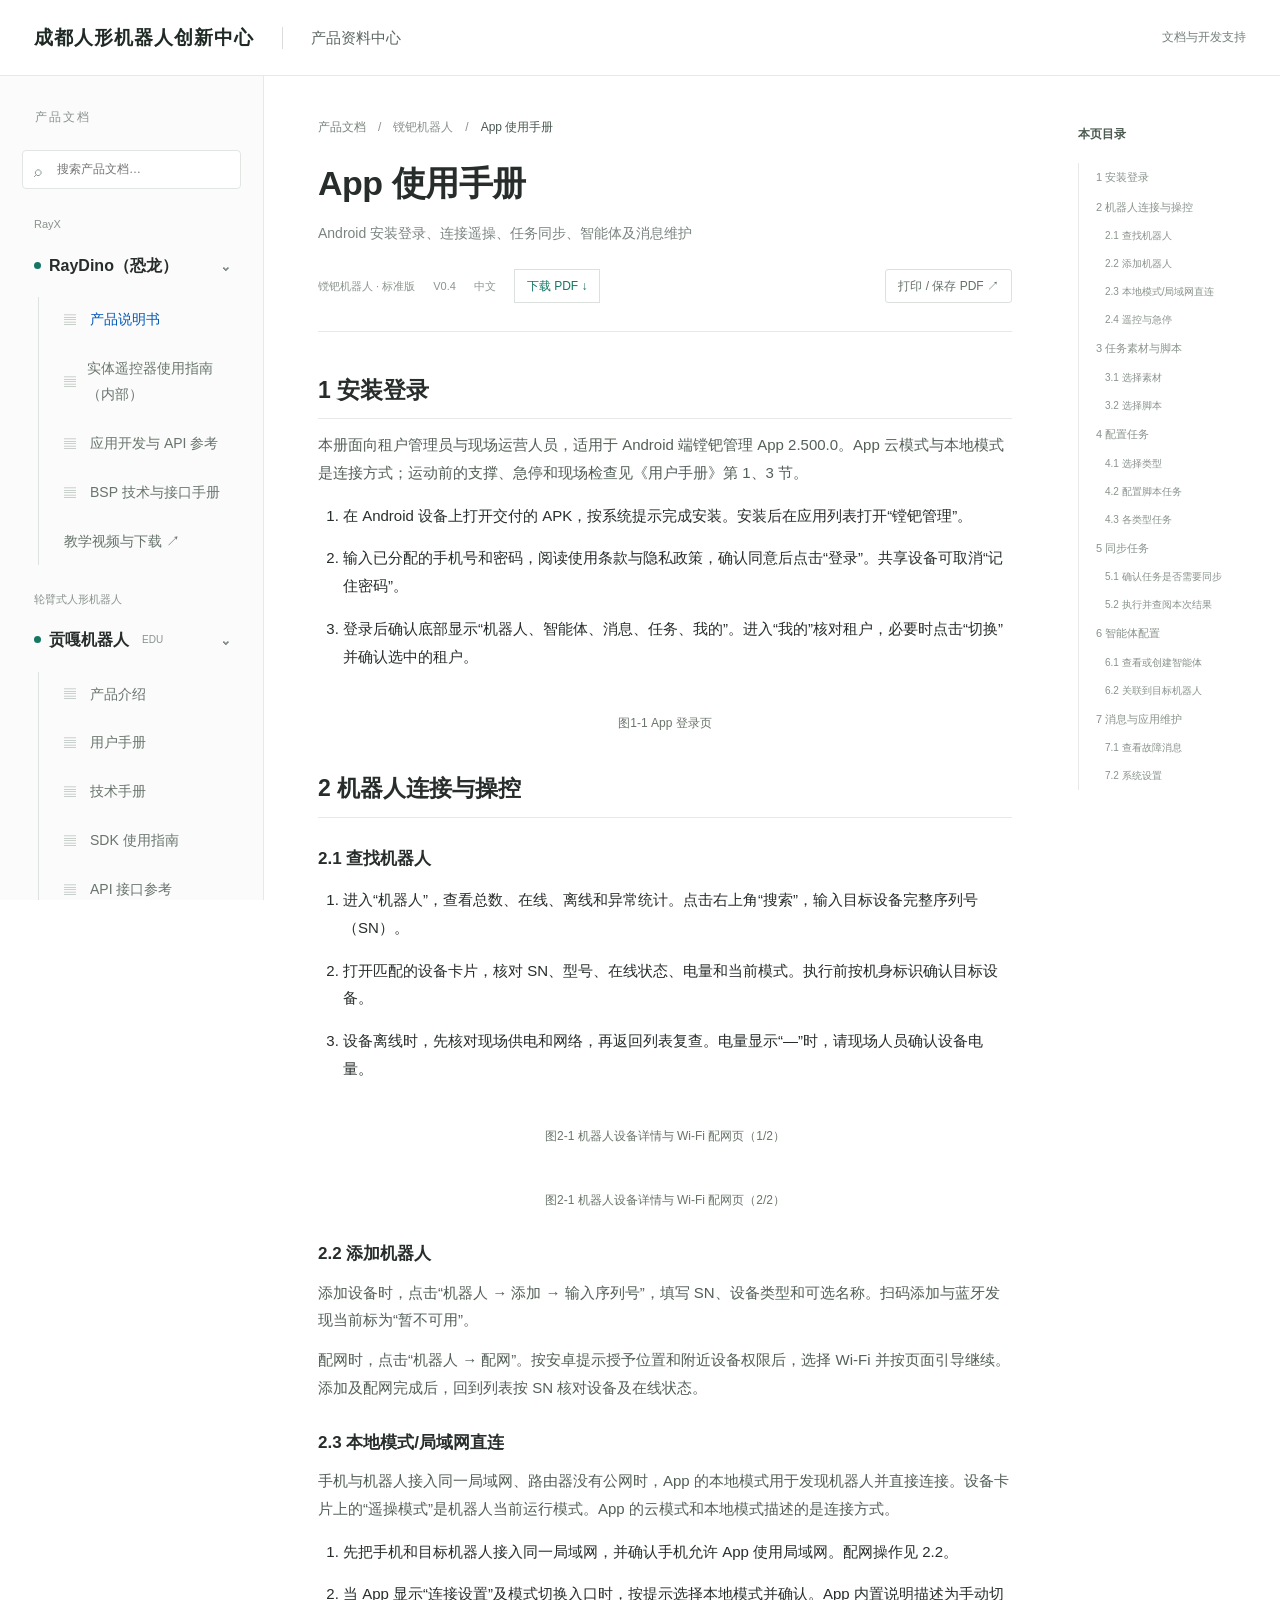
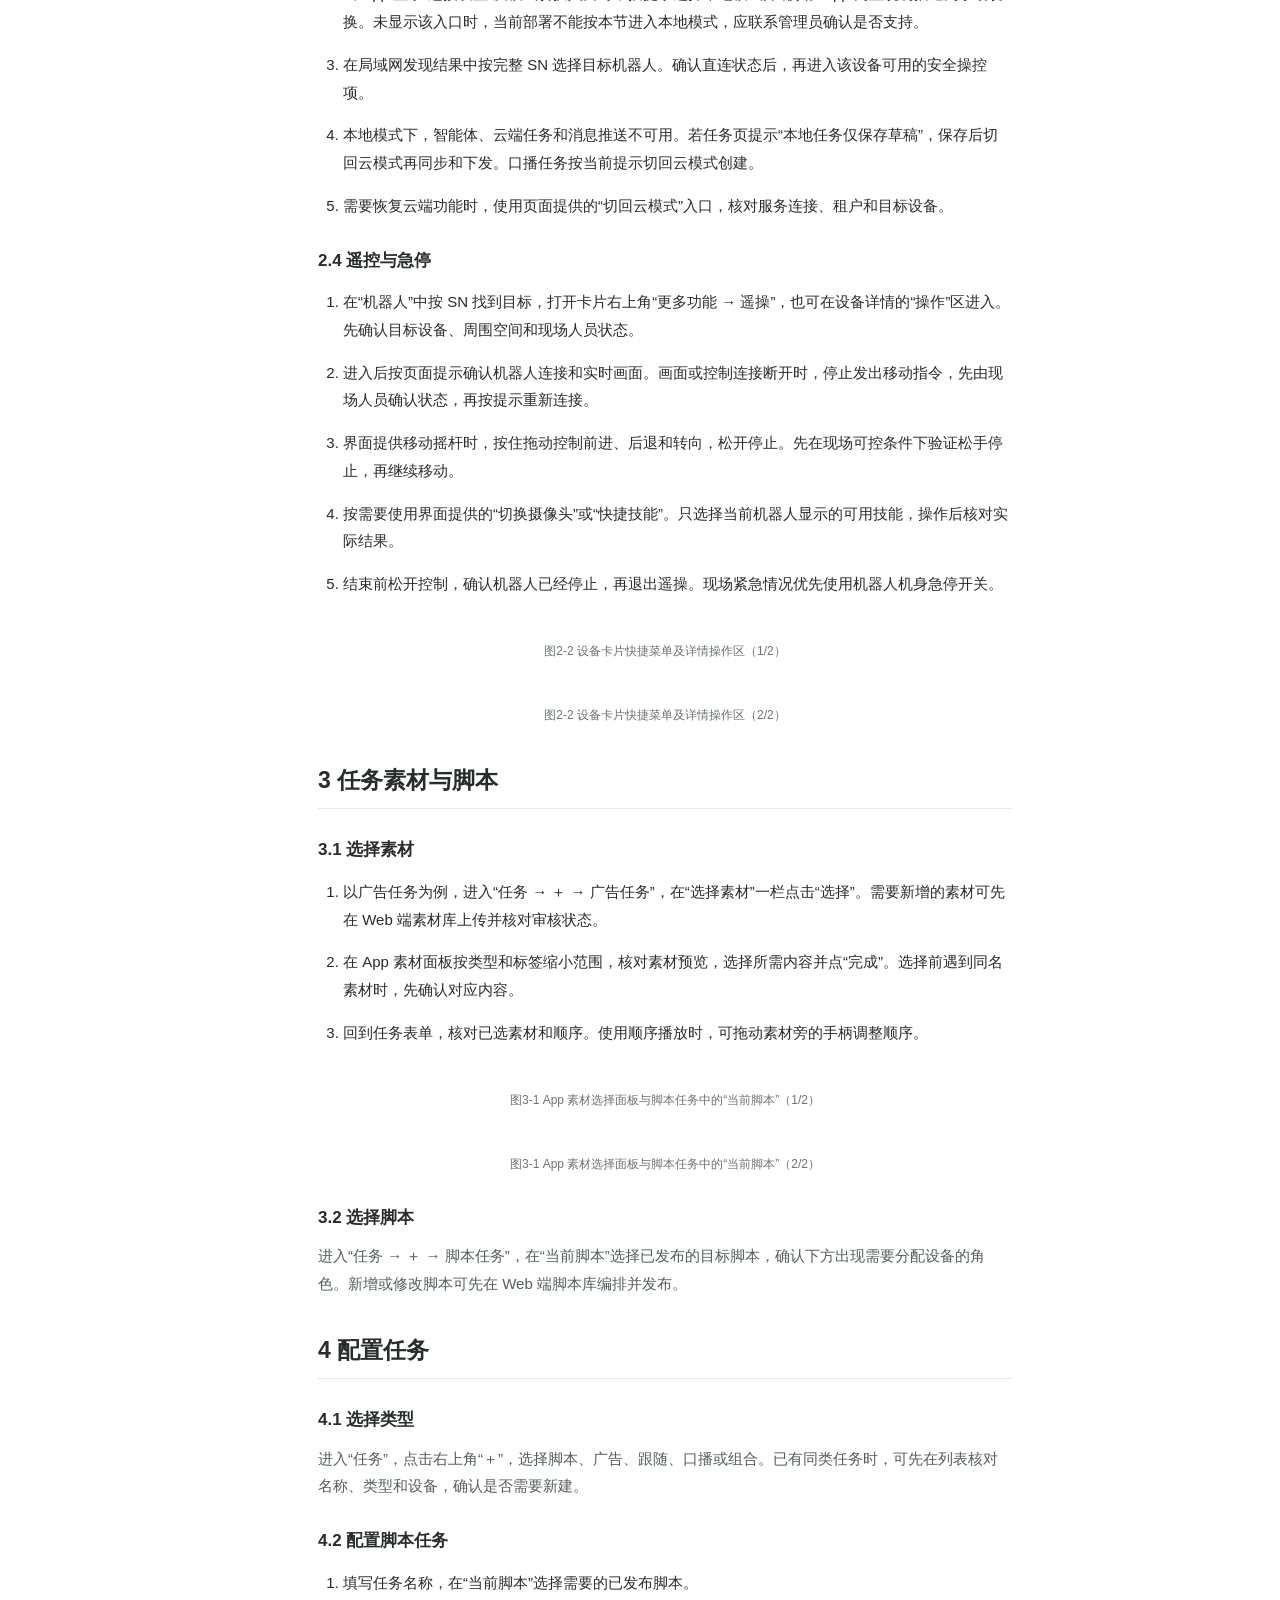
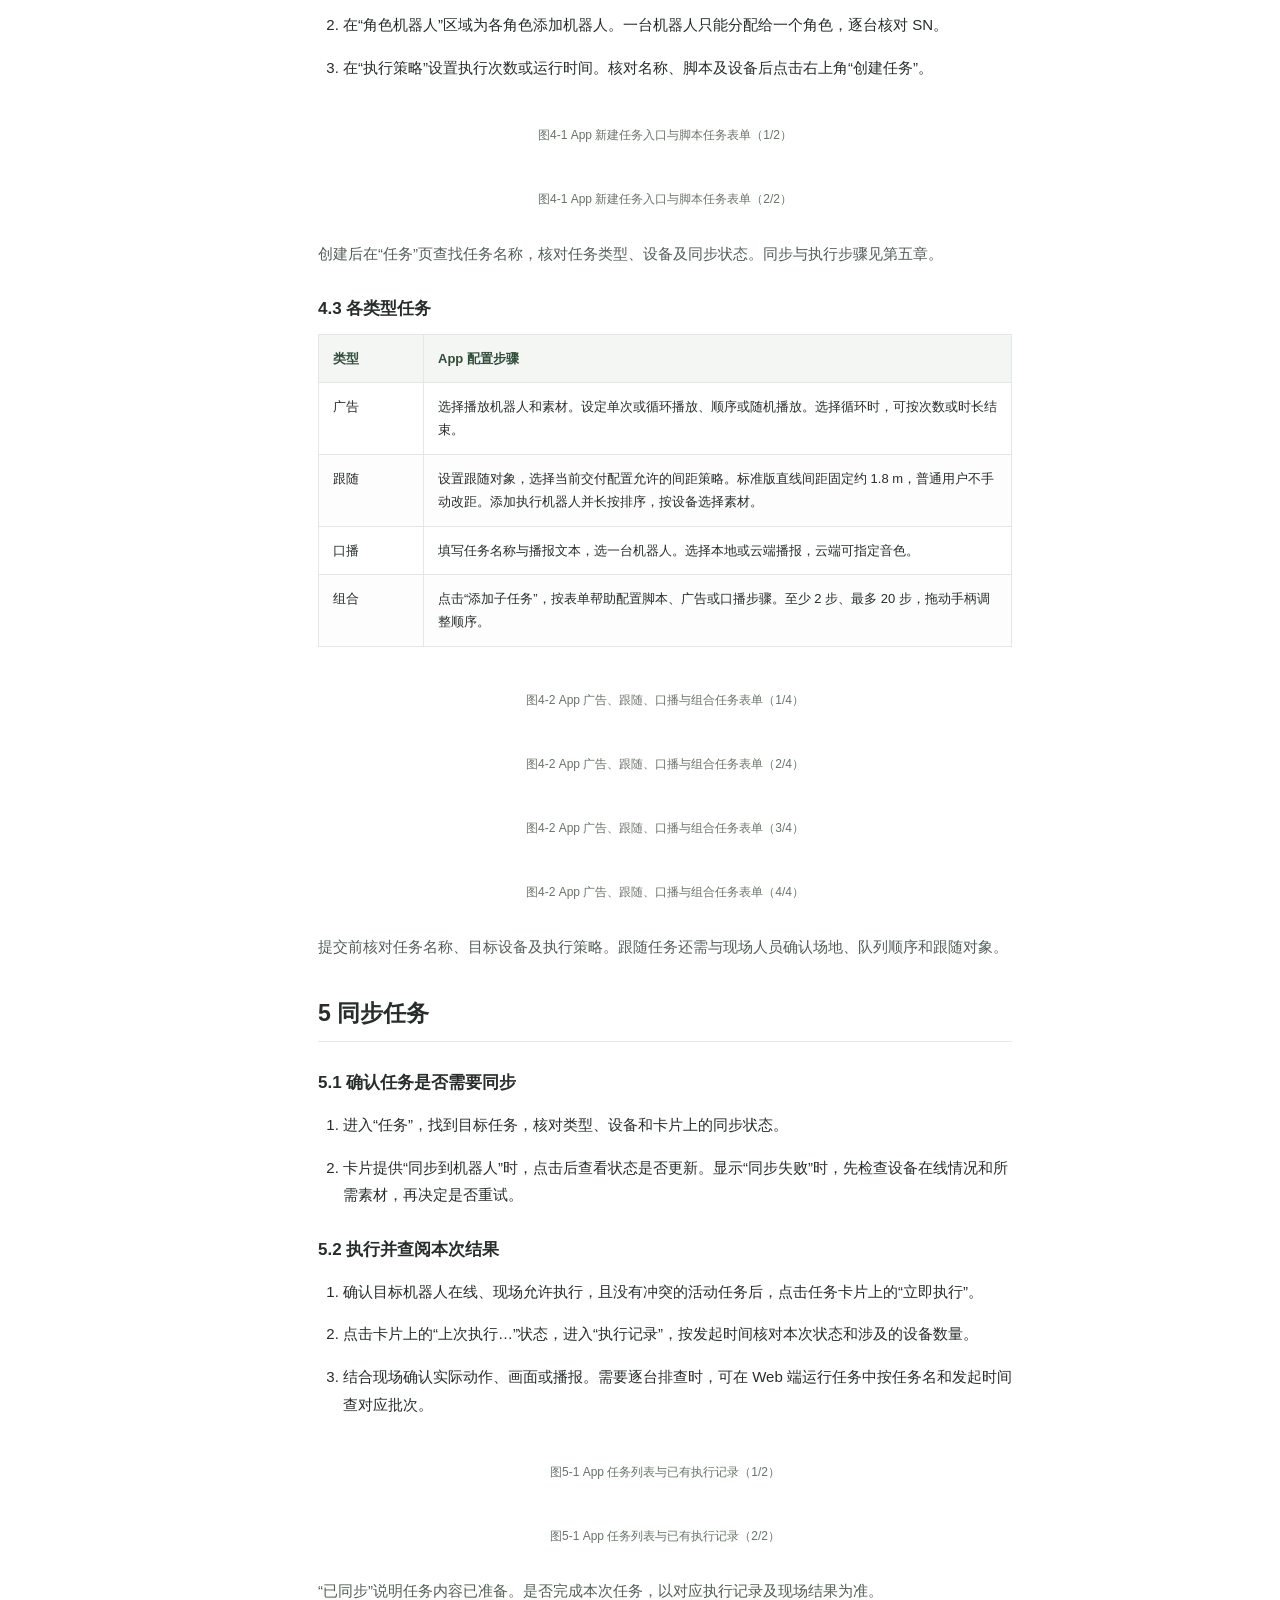
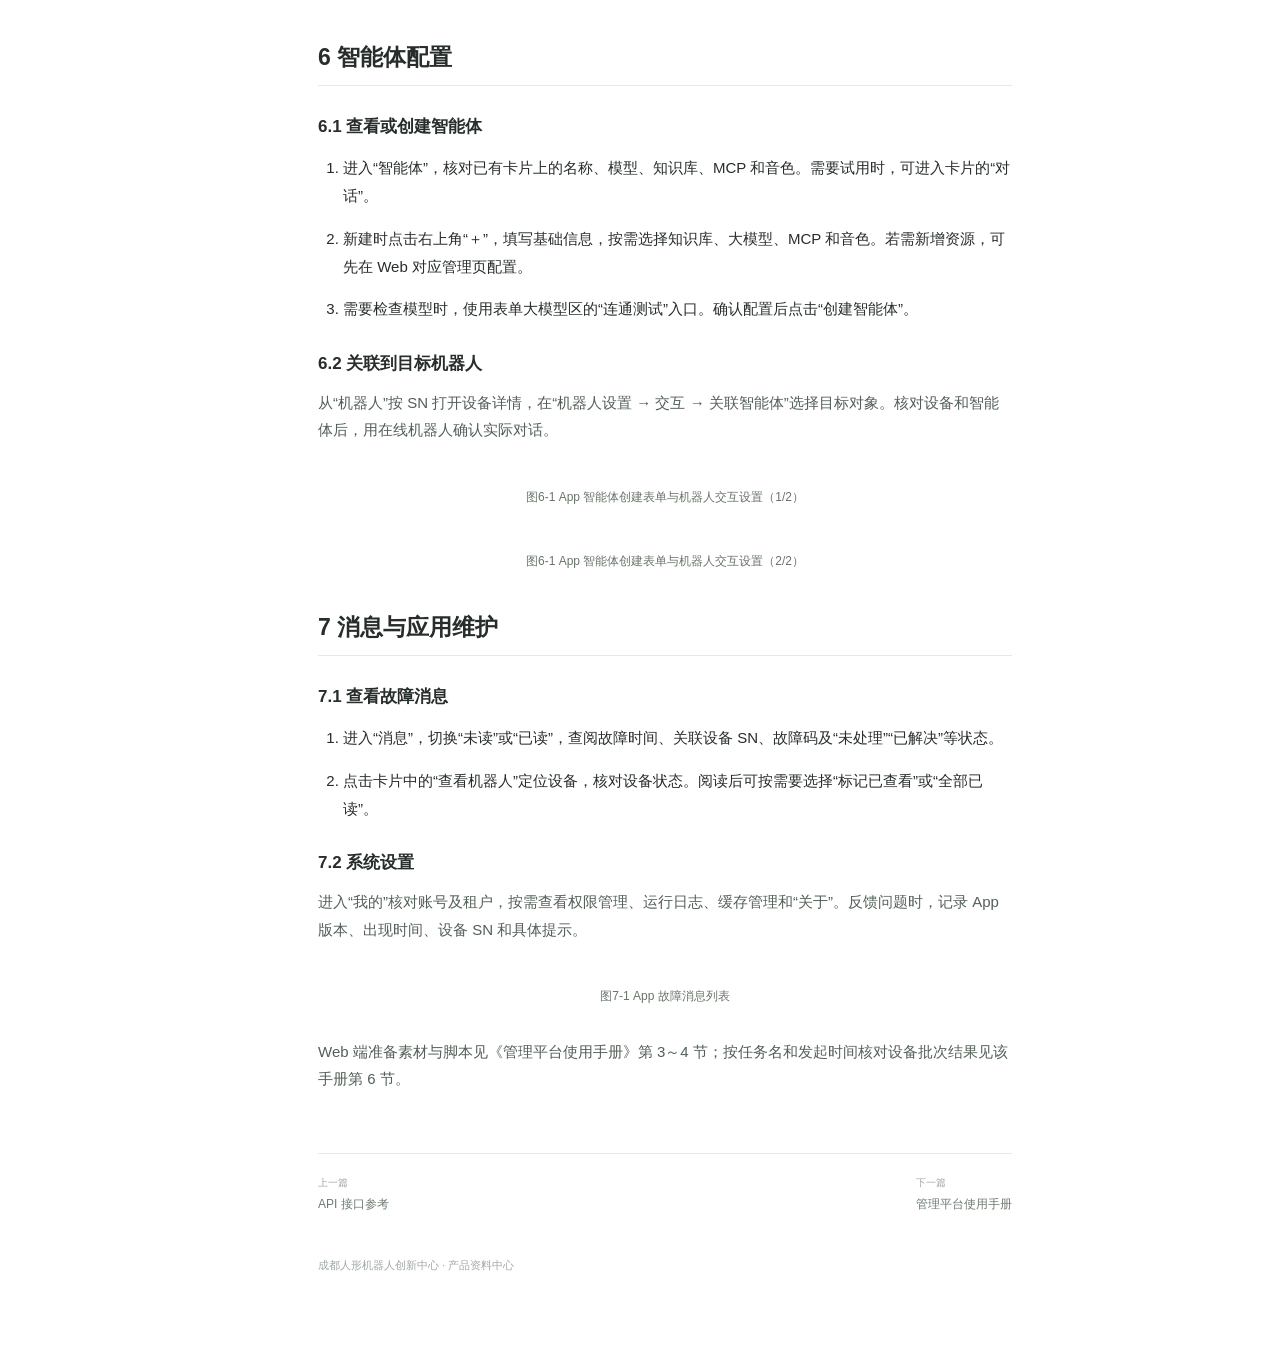
<file: products/tangpa-edu/app.html>
<!doctype html><html lang="zh-CN"><meta charset="utf-8"><meta name="viewport" content="width=device-width,initial-scale=1"><title>镋钯 App 使用手册</title><meta http-equiv="refresh" content="0;url=../../index.html#tangpa-edu/app-manual"><a href="../../index.html#tangpa-edu/app-manual">打开镋钯 App 使用手册</a></html>
</file>
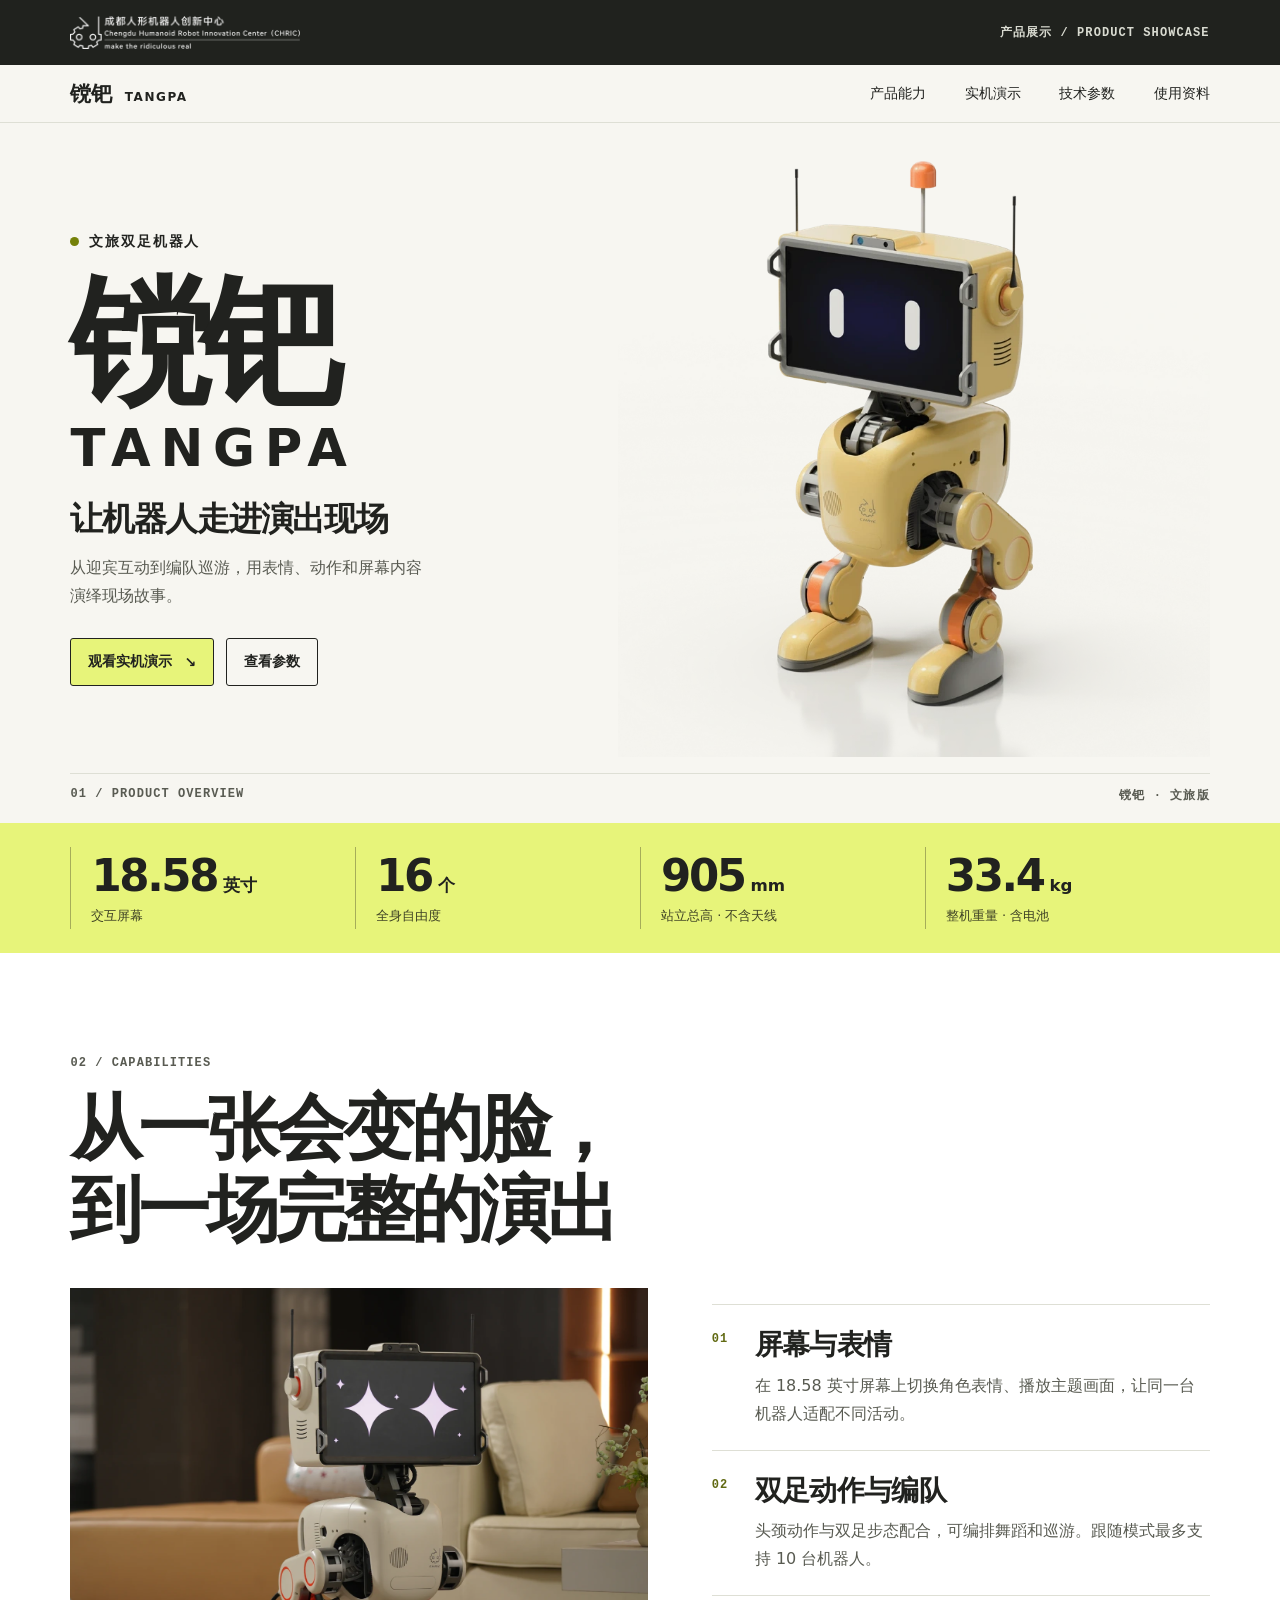
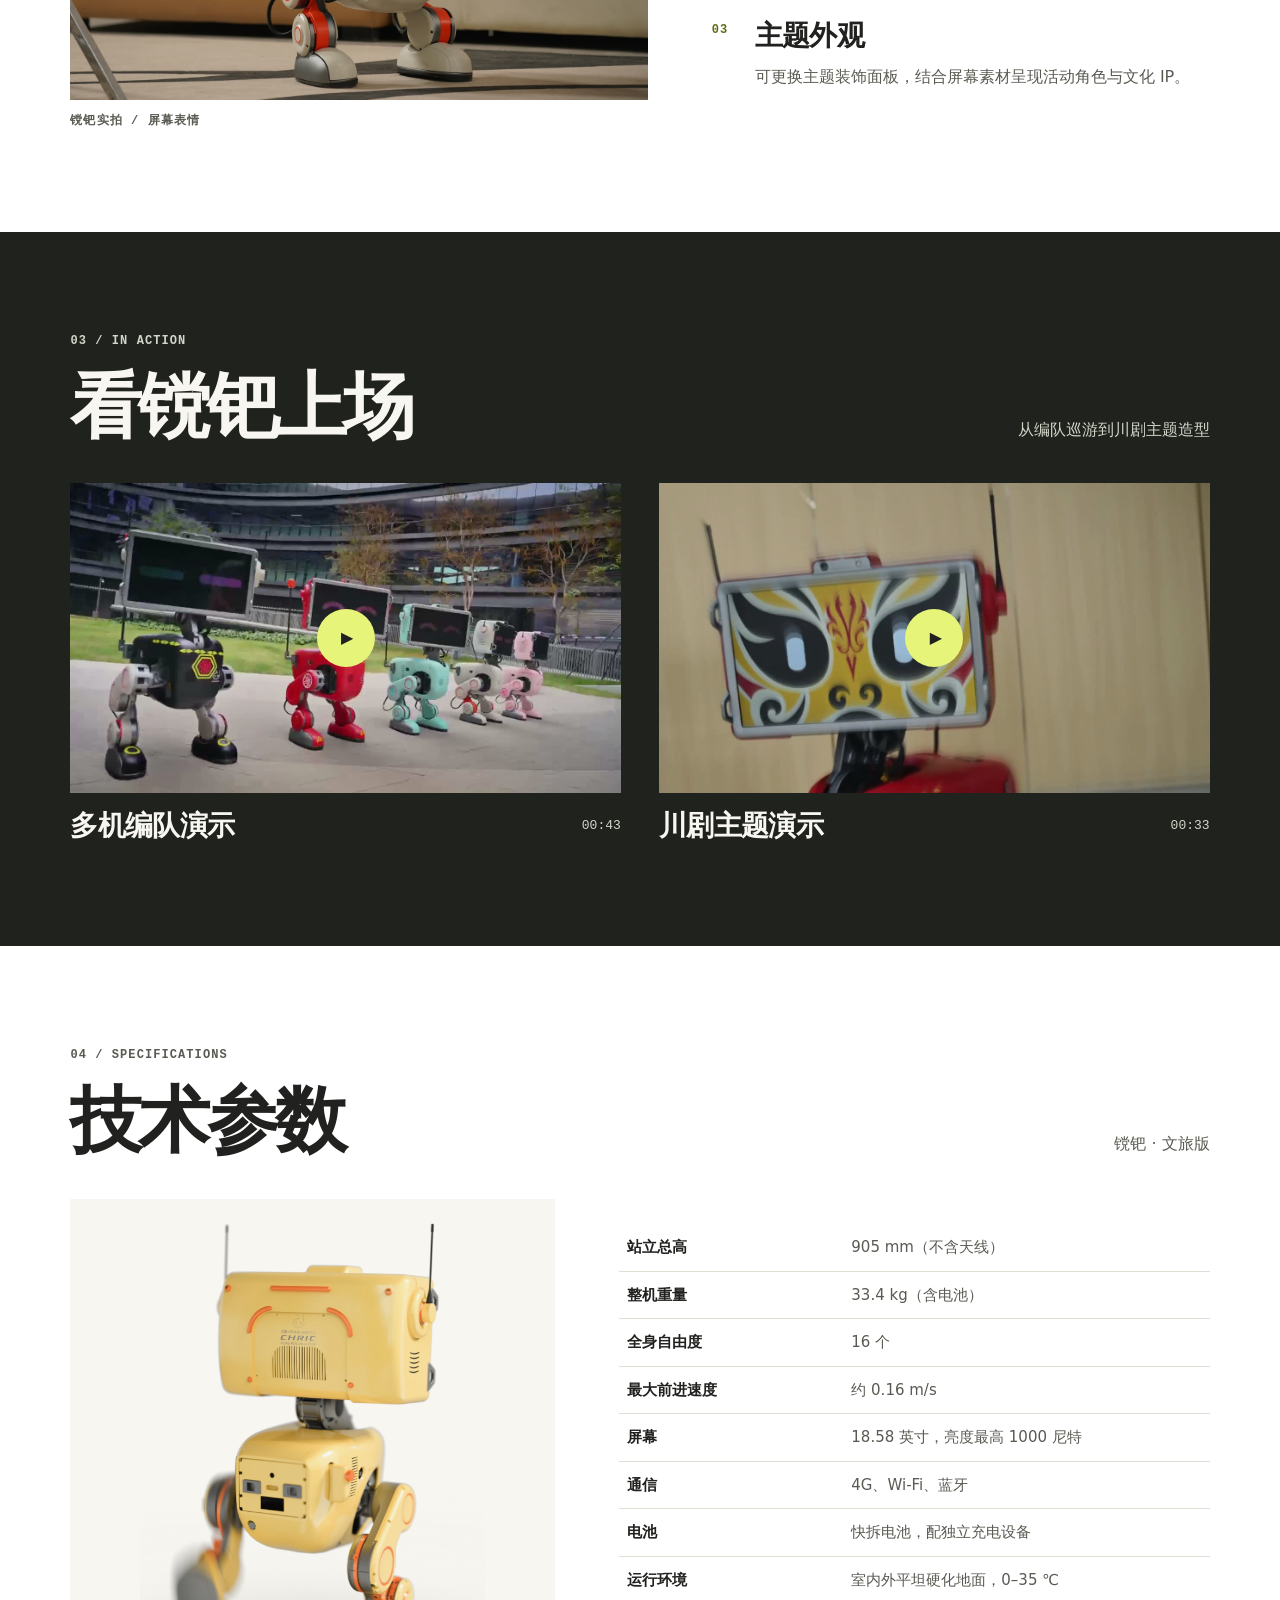
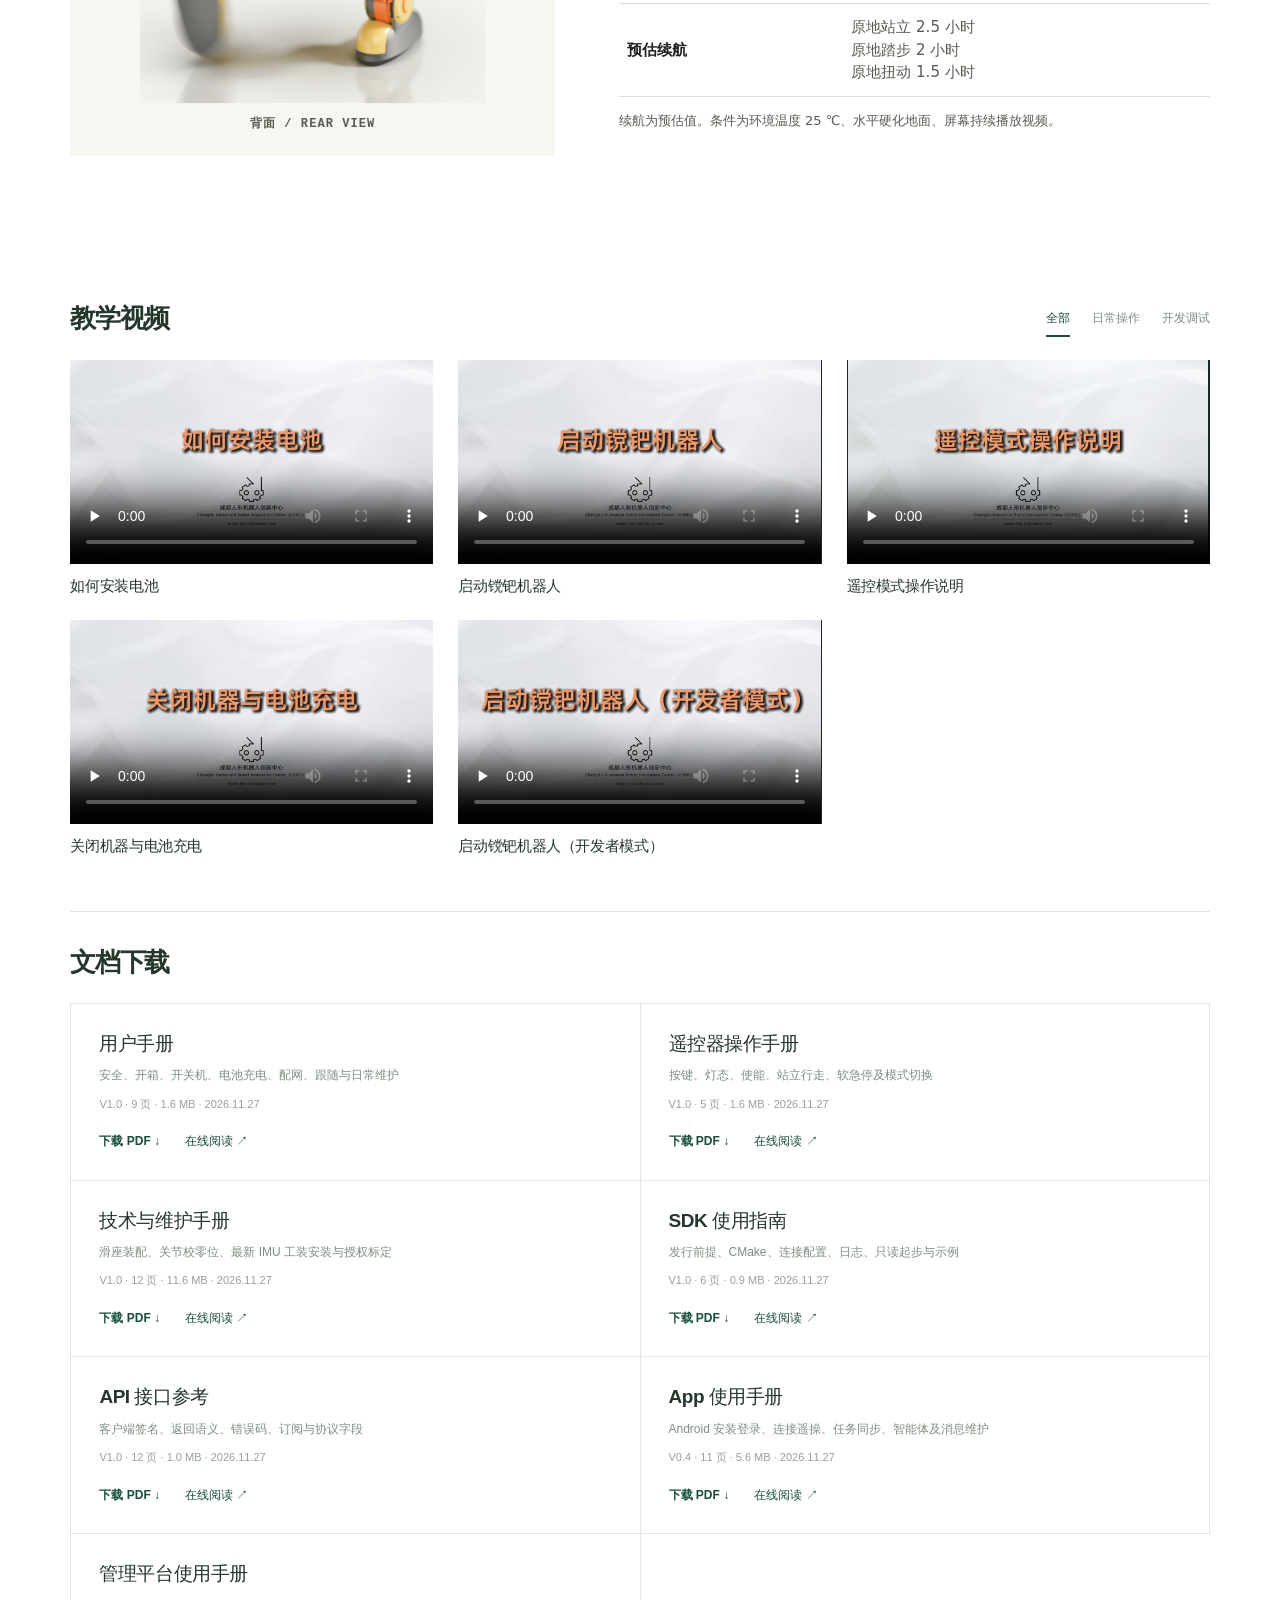
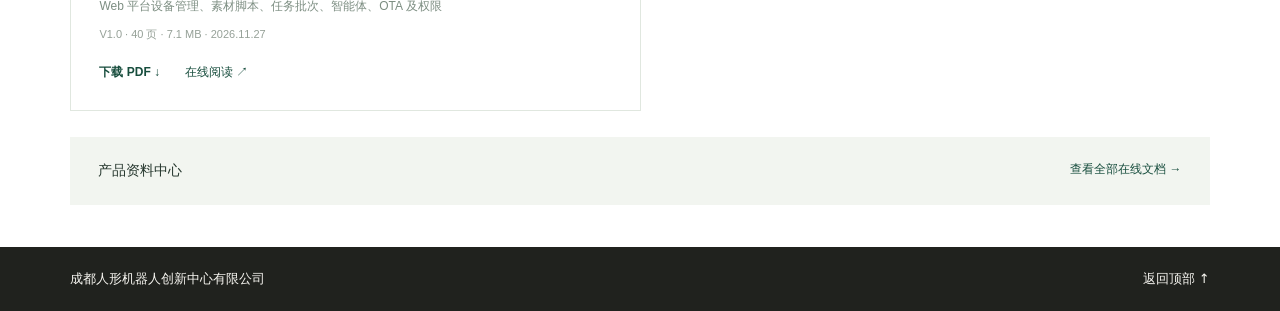
<file: products/tangpa-edu/product.html>
<!doctype html>
<html lang="zh-CN">
<head>
<meta charset="utf-8">
<meta name="viewport" content="width=device-width, initial-scale=1">
<meta name="description" content="了解镋钯 TangPa 文旅双足机器人，观看实机演示、查阅技术参数与使用资料。">
<title>镋钯 TangPa · 成都人形机器人创新中心</title>
<link rel="stylesheet" href="style.css">
<script src="page.js" defer></script>
<style>#support{scroll-margin-top:100px}</style></head>
<body id="top">
<header class="company"><div class="wrap company-inner">
  <a href="#top" aria-label="成都人形机器人创新中心，回到顶部"><img src="assets/company-logo.png" alt="成都人形机器人创新中心"></a>
  <span class="company-tag">产品展示 / PRODUCT SHOWCASE</span>
</div></header>
<nav class="product-nav" aria-label="产品导航"><div class="wrap product-inner">
  <a class="product-name" href="#top">镋钯 <span>TANGPA</span></a>
  <div class="nav-links"><a href="#capabilities">产品能力</a><a href="#scenes">实机演示</a><a href="#specs">技术参数</a><a href="#support">使用资料</a></div>
</div></nav>
<main>
  <section class="hero" aria-labelledby="product-title">
    <div class="wrap hero-inner">
      <div class="hero-copy">
        <p class="eyebrow"><span class="dot"></span><span>文旅双足机器人</span></p>
        <h1 id="product-title">镋钯<span>TANGPA</span></h1>
        <p class="hero-line">让机器人走进演出现场</p>
        <p class="hero-description">从迎宾互动到编队巡游，用表情、动作和屏幕内容演绎现场故事。</p>
        <div class="actions"><a class="button primary" href="#scenes"><span>观看实机演示</span><span aria-hidden="true">↘</span></a><a class="button outline" href="#specs">查看参数</a></div>
      </div>
      <div class="hero-visual"><img src="assets/tangpa-front.webp" alt="黄色镋钯双足机器人，正面三分之二视角" width="840" height="847"></div>
      <div class="hero-caption"><span>01 / PRODUCT OVERVIEW</span><span>镋钯 · 文旅版</span></div>
    </div>
  </section>

  <section class="metric-strip" aria-label="核心参数"><div class="wrap metrics">
    <div><strong>18.58<span> 英寸</span></strong><p>交互屏幕</p></div>
    <div><strong>16<span> 个</span></strong><p>全身自由度</p></div>
    <div><strong>905<span> mm</span></strong><p>站立总高 · 不含天线</p></div>
    <div><strong>33.4<span> kg</span></strong><p>整机重量 · 含电池</p></div>
  </div></section>

  <section id="capabilities" class="wrap section">
    <p class="section-index">02 / CAPABILITIES</p>
    <h2>从一张会变的脸，<br>到一场完整的演出</h2>
    <div class="feature-layout">
      <figure class="feature-image"><img src="assets/interaction.webp" alt="白色镋钯展示星形屏幕表情" loading="lazy"><figcaption>镋钯实拍 / 屏幕表情</figcaption></figure>
      <div class="feature-list">
        <article><span class="number">01</span><div><h3>屏幕与表情</h3><p>在 18.58 英寸屏幕上切换角色表情、播放主题画面，让同一台机器人适配不同活动。</p></div></article>
        <article><span class="number">02</span><div><h3>双足动作与编队</h3><p>头颈动作与双足步态配合，可编排舞蹈和巡游。跟随模式最多支持 10 台机器人。</p></div></article>
        <article><span class="number">03</span><div><h3>主题外观</h3><p>可更换主题装饰面板，结合屏幕素材呈现活动角色与文化 IP。</p></div></article>
      </div>
    </div>
  </section>

  <section class="dark section" id="scenes"><div class="wrap">
    <p class="section-index">03 / IN ACTION</p>
    <div class="section-heading"><h2>看镋钯上场</h2><p>从编队巡游到川剧主题造型</p></div>
    <div class="films">
      <article>
        <button class="film" type="button" data-video="assets/formation.mp4" data-title="多机编队演示" aria-label="播放多机编队演示"><img src="assets/formation.jpg" alt="" loading="lazy"><span class="play" aria-hidden="true">▶</span></button>
        <div class="film-label"><h3>多机编队演示</h3><span>00:43</span></div>
      </article>
      <article>
        <button class="film" type="button" data-video="assets/opera.mp4" data-title="川剧主题演示" aria-label="播放川剧主题演示"><img src="assets/opera.jpg" alt="" loading="lazy"><span class="play" aria-hidden="true">▶</span></button>
        <div class="film-label"><h3>川剧主题演示</h3><span>00:33</span></div>
      </article>
    </div>
  </div></section>

  <section id="specs" class="wrap section">
    <p class="section-index">04 / SPECIFICATIONS</p>
    <div class="section-heading"><h2>技术参数</h2><p>镋钯 · 文旅版</p></div>
    <div class="spec-layout">
      <figure class="spec-visual"><img src="assets/tangpa-rear.webp" alt="黄色镋钯背面踏步渲染图" loading="lazy"><figcaption>背面 / REAR VIEW</figcaption></figure>
      <div>
        <table aria-label="文旅版关键参数">
          <tbody>
            <tr><th scope="row">站立总高</th><td>905 mm（不含天线）</td></tr>
            <tr><th scope="row">整机重量</th><td>33.4 kg（含电池）</td></tr>
            <tr><th scope="row">全身自由度</th><td>16 个</td></tr>
            <tr><th scope="row">最大前进速度</th><td>约 0.16 m/s</td></tr>
            <tr><th scope="row">屏幕</th><td>18.58 英寸，亮度最高 1000 尼特</td></tr>
            <tr><th scope="row">通信</th><td>4G、Wi-Fi、蓝牙</td></tr>
            <tr><th scope="row">电池</th><td>快拆电池，配独立充电设备</td></tr>
            <tr><th scope="row">运行环境</th><td>室内外平坦硬化地面，0–35 ℃</td></tr>
            <tr><th scope="row">预估续航</th><td>原地站立 2.5 小时<br>原地踏步 2 小时<br>原地扭动 1.5 小时</td></tr>
          </tbody>
        </table>
        <p class="note">续航为预估值。条件为环境温度 25 ℃、水平硬化地面、屏幕持续播放视频。</p>
      </div>
    </div>
  </section>

<div class="wrap" id="support"><section class="product-resources" data-product-resource>
<style>
.product-resources{--accent:var(--product-accent,#174d3d);color:#25362d;font:14px/1.7 -apple-system,BlinkMacSystemFont,"PingFang SC","Microsoft YaHei",sans-serif;padding:42px 0}.product-resources *{box-sizing:border-box}.product-resources h2{font-size:26px;font-weight:600;margin:0}.product-resources h3{margin:0;font-weight:550}.product-resources a{color:inherit;text-decoration:none}.product-resources .resource-heading{display:flex;align-items:center;justify-content:space-between;gap:20px;margin-bottom:23px}.product-resources .filters{display:flex;gap:22px}.product-resources button{background:none;border:0;border-bottom:2px solid transparent;color:#7d8e82;font-family:inherit;font-size:12px;line-height:2;padding:5px 0;cursor:pointer}.product-resources button[aria-pressed=true]{color:var(--accent);border-color:var(--accent)}.product-resources .videos{display:grid;grid-template-columns:repeat(3,minmax(0,1fr));gap:25px}.product-resources .video-frame{aspect-ratio:16/9;background:#edf1ec;position:relative;display:grid;place-items:center;color:#8da28f}.product-resources .video-frame::before{content:'';position:absolute;inset:20px;border:1px solid #dfe5df}.product-resources .play-symbol{border:1px solid #bdc9be;border-radius:50%;height:43px;width:43px;display:grid;place-items:center;font-size:15px}.product-resources .placeholder{position:absolute;bottom:24px;right:28px;font-size:10px;letter-spacing:2px}.product-resources .video-card h3{font-size:15px;padding-top:12px}.product-resources .video-card[hidden]{display:none}.product-resources video{display:block;width:100%;aspect-ratio:16/9;background:#172b22}.product-resources .documents{border-top:1px solid #e0e7df;margin-top:56px;padding-top:36px}.product-resources .doc-grid{margin-top:25px;display:grid;grid-template-columns:1fr 1fr;border-top:1px solid #e0e7df;border-left:1px solid #e0e7df}.product-resources .doc-card{padding:28px;min-width:0;border-bottom:1px solid #e0e7df;border-right:1px solid #e0e7df}.product-resources .doc-card h3{font-size:19px}.product-resources .doc-card p{font-size:12px;color:#7d8e82;margin:9px 0}.product-resources .doc-meta{font-size:11px;color:#96a198}.product-resources .doc-links{display:flex;gap:25px;margin-top:18px;font-size:12px;color:var(--accent)}.product-resources .doc-links a:first-child{font-weight:600}.product-resources .center-entry{display:flex;justify-content:space-between;gap:20px;background:#f2f5f0;margin-top:26px;padding:22px 28px;font-size:14px}.product-resources .center-entry a{color:var(--accent);font-size:12px}.product-resources a:focus-visible,.product-resources button:focus-visible{outline:2px solid var(--accent);outline-offset:4px}@media(max-width:760px){.product-resources{padding:28px 0}.product-resources .resource-heading{align-items:flex-start;flex-direction:column;gap:12px}.product-resources h2{font-size:23px}.product-resources .videos{grid-template-columns:1fr 1fr;gap:22px 15px}.product-resources .video-frame::before{inset:10px}.product-resources .placeholder{bottom:14px;right:14px;font-size:8px}.product-resources .play-symbol{height:33px;width:33px}.product-resources .video-card h3{font-size:12px}.product-resources .doc-grid{grid-template-columns:1fr}.product-resources .doc-card{padding:24px}.product-resources .center-entry{padding:20px}.product-resources .filters{gap:20px;flex-wrap:wrap}}
</style>
<div class="resource-heading"><h2>教学视频</h2><div class="filters" aria-label="视频分类"></div></div><div class="videos"></div>
<section class="documents"><h2>文档下载</h2><div class="doc-grid"></div></section>
<div class="center-entry"><span>产品资料中心</span><a class="center-link">查看全部在线文档 →</a></div>
<script type="application/json" class="resource-data">{"id": "tangpa-edu", "line": "双足机器人", "name": "镋钯机器人", "english_name": "TangPa", "resources_page": "products/tangpa-edu/resources.html", "videos": [{"id": "guide-1", "title": "如何安装电池", "category": "日常操作", "status": "ready", "src": "assets/videos/guide-1.mp4", "poster": "assets/videos/guide-1.jpg"}, {"id": "guide-2", "title": "启动镋钯机器人", "category": "日常操作", "status": "ready", "src": "assets/videos/guide-2.mp4", "poster": "assets/videos/guide-2.jpg"}, {"id": "guide-3", "title": "遥控模式操作说明", "category": "日常操作", "status": "ready", "src": "assets/videos/guide-3.mp4", "poster": "assets/videos/guide-3.jpg"}, {"id": "guide-4", "title": "关闭机器与电池充电", "category": "日常操作", "status": "ready", "src": "assets/videos/guide-4.mp4", "poster": "assets/videos/guide-4.jpg"}, {"id": "guide-5", "title": "启动镋钯机器人（开发者模式）", "category": "开发调试", "status": "ready", "src": "assets/videos/guide-5.mp4", "poster": "assets/videos/guide-5.jpg"}], "documents": [{"id": "user-manual", "title": "用户手册", "summary": "安全、开箱、开关机、电池充电、配网、跟随与日常维护", "html": "\u003ch2 id=\"s1\">1 适用范围与安全\u003c/h2>\u003cp>\u003cstrong>本册适用于镋钯 TangPa 双足机器人 标准版，面向日常操作人员。遥控器、工装和 SDK 的专项操作分别见相应分册。\u003c/strong>\u003c/p>\u003cul>\u003cli>机器人并非玩具，不恰当的使用可能会对机器人本身及人员或周边环境造成危险。\u003c/li>\u003cli>严禁将机器人用于从事任何被法律法规禁止的活动。\u003c/li>\u003cli>16岁以下人员不适合操作机器人。\u003c/li>\u003cli>严禁在醉酒、用药等意识受影响的状态下操作机器人。\u003c/li>\u003cli>机器人在运行过程中，请务必与非操作人员保持2米以上的距离。\u003c/li>\u003cli>严禁通过故意推搡、脚踹等方式干扰机器人的运行。\u003c/li>\u003cli>请勿在不适合的环境中使用本机器人。\u003c/li>\u003cli>在开始使用前，请务必认真阅读本说明书。\u003c/li>\u003cli>机器人存在倾倒风险。关节停止出力前必须建立可靠支撑；发生失控时，人员避开倾倒及关节运动区域。禁止上下楼梯，不依赖机器人作出关键安全决策。\u003c/li>\u003c/ul>\u003cp class=\"section-label\" id=\"s1-1\">\u003cstrong>使用环境\u003c/strong>\u003c/p>\u003cp>在干燥、平整的硬化地面使用。工作温度控制在 0～35℃；禁止在坡度大于 5° 的地面运行。雨雪、雷电、沙尘等恶劣环境下停止使用。\u003c/p>\u003ch2 id=\"s2\">2 开箱与结构\u003c/h2>\u003ch3 id=\"s2-1\">2.1 交付物清点\u003c/h3>\u003cp>逐项检查包装、数量与外观，确认电池无鼓包、破损，配件无明显变形。装箱物品如下；序列号与具体交付型号见随箱铭牌和交付记录。\u003c/p>\u003ctable>\u003cthead>\u003ctr>\u003cth>物料\u003c/th>\u003cth>规格/图号\u003c/th>\u003cth>数量\u003c/th>\u003cth>单位\u003c/th>\u003c/tr>\u003c/thead>\u003ctbody>\u003ctr>\u003ctd>镋钯双足机器人\u003c/td>\u003ctd>\u003c/td>\u003ctd>1\u003c/td>\u003ctd>台\u003c/td>\u003c/tr>\u003ctr>\u003ctd>遥控器\u003c/td>\u003ctd>/\u003c/td>\u003ctd>1\u003c/td>\u003ctd>套\u003c/td>\u003c/tr>\u003ctr>\u003ctd>电池\u003c/td>\u003ctd>/\u003c/td>\u003ctd>1\u003c/td>\u003ctd>个\u003c/td>\u003c/tr>\u003ctr>\u003ctd>充电器\u003c/td>\u003ctd>/\u003c/td>\u003ctd>1\u003c/td>\u003ctd>个\u003c/td>\u003c/tr>\u003ctr>\u003ctd>标定柱一\u003c/td>\u003ctd>TP01.GZ.001\u003c/td>\u003ctd>1\u003c/td>\u003ctd>件\u003c/td>\u003c/tr>\u003ctr>\u003ctd>标定柱二\u003c/td>\u003ctd>TP01.GZ.002\u003c/td>\u003ctd>1\u003c/td>\u003ctd>件\u003c/td>\u003c/tr>\u003ctr>\u003ctd>标定柱三\u003c/td>\u003ctd>TP01.GZ.003\u003c/td>\u003ctd>1\u003c/td>\u003ctd>件\u003c/td>\u003c/tr>\u003ctr>\u003ctd>卡片D\u003c/td>\u003ctd>TP01.GZ.004\u003c/td>\u003ctd>1\u003c/td>\u003ctd>件\u003c/td>\u003c/tr>\u003ctr>\u003ctd>提手\u003c/td>\u003ctd>/\u003c/td>\u003ctd>2\u003c/td>\u003ctd>件\u003c/td>\u003c/tr>\u003ctr>\u003ctd>左脚底板IMU标定工装\u003c/td>\u003ctd>TP01.GZ.011\u003c/td>\u003ctd>1\u003c/td>\u003ctd>件\u003c/td>\u003c/tr>\u003ctr>\u003ctd>右脚底板IMU标定工装\u003c/td>\u003ctd>TP01.GZ.010\u003c/td>\u003ctd>1\u003c/td>\u003ctd>件\u003c/td>\u003c/tr>\u003ctr>\u003ctd>头托左\u003c/td>\u003ctd>/\u003c/td>\u003ctd>1\u003c/td>\u003ctd>件\u003c/td>\u003c/tr>\u003ctr>\u003ctd>头托右\u003c/td>\u003ctd>/\u003c/td>\u003ctd>1\u003c/td>\u003ctd>件\u003c/td>\u003c/tr>\u003ctr>\u003ctd>把手\u003c/td>\u003ctd>/\u003c/td>\u003ctd>1\u003c/td>\u003ctd>件\u003c/td>\u003c/tr>\u003ctr>\u003ctd>后背靠背\u003c/td>\u003ctd>/\u003c/td>\u003ctd>1\u003c/td>\u003ctd>件\u003c/td>\u003c/tr>\u003ctr>\u003ctd>底板组件\u003c/td>\u003ctd>/\u003c/td>\u003ctd>1\u003c/td>\u003ctd>件\u003c/td>\u003c/tr>\u003ctr>\u003ctd>底座组件\u003c/td>\u003ctd>/\u003c/td>\u003ctd>1\u003c/td>\u003ctd>件\u003c/td>\u003c/tr>\u003ctr>\u003ctd>内六角圆柱头螺钉\u003c/td>\u003ctd>M3X10\u003c/td>\u003ctd>16\u003c/td>\u003ctd>颗\u003c/td>\u003c/tr>\u003ctr>\u003ctd>内六角圆柱头螺钉\u003c/td>\u003ctd>M4X10\u003c/td>\u003ctd>3\u003c/td>\u003ctd>颗\u003c/td>\u003c/tr>\u003ctr>\u003ctd>内六角圆柱头螺钉\u003c/td>\u003ctd>M4X14\u003c/td>\u003ctd>4\u003c/td>\u003ctd>颗\u003c/td>\u003c/tr>\u003ctr>\u003ctd>内六角圆柱头螺钉\u003c/td>\u003ctd>M4X25\u003c/td>\u003ctd>4\u003c/td>\u003ctd>颗\u003c/td>\u003c/tr>\u003ctr>\u003ctd>内六角圆柱头螺钉\u003c/td>\u003ctd>M4X50\u003c/td>\u003ctd>2\u003c/td>\u003ctd>颗\u003c/td>\u003c/tr>\u003ctr>\u003ctd>不锈钢双通螺柱\u003c/td>\u003ctd>M3X30\u003c/td>\u003ctd>8\u003c/td>\u003ctd>根\u003c/td>\u003c/tr>\u003ctr>\u003ctd>平垫\u003c/td>\u003ctd>M6\u003c/td>\u003ctd>2\u003c/td>\u003ctd>颗\u003c/td>\u003c/tr>\u003ctr>\u003ctd>产品说明书\u003c/td>\u003ctd>/\u003c/td>\u003ctd>1\u003c/td>\u003ctd>本\u003c/td>\u003c/tr>\u003ctr>\u003ctd>合格证\u003c/td>\u003ctd>/\u003c/td>\u003ctd>1\u003c/td>\u003ctd>张\u003c/td>\u003c/tr>\u003ctr>\u003ctd>保修卡\u003c/td>\u003ctd>/\u003c/td>\u003ctd>1\u003c/td>\u003ctd>张\u003c/td>\u003c/tr>\u003ctr>\u003ctd>铭牌\u003c/td>\u003ctd>/\u003c/td>\u003ctd>1\u003c/td>\u003ctd>张\u003c/td>\u003c/tr>\u003c/tbody>\u003c/table>\u003ch3 id=\"s2-2\">2.2 结构识别\u003c/h3>\u003ctable class=\"component-table\">\u003cthead>\u003ctr>\u003cth>编号\u003c/th>\u003cth>部件名称\u003c/th>\u003c/tr>\u003c/thead>\u003ctbody>\u003ctr>\u003ctd>1\u003c/td>\u003ctd>屏幕\u003c/td>\u003c/tr>\u003ctr>\u003ctd>2\u003c/td>\u003ctd>天线\u003c/td>\u003c/tr>\u003ctr>\u003ctd>3\u003c/td>\u003ctd>交互模组\u003c/td>\u003c/tr>\u003ctr>\u003ctd>4\u003c/td>\u003ctd>电池盖板\u003c/td>\u003c/tr>\u003ctr>\u003ctd>5\u003c/td>\u003ctd>开关\u003c/td>\u003c/tr>\u003ctr>\u003ctd>6\u003c/td>\u003ctd>电量显示\u003c/td>\u003c/tr>\u003ctr>\u003ctd>7\u003c/td>\u003ctd>急停开关\u003c/td>\u003c/tr>\u003ctr>\u003ctd>8\u003c/td>\u003ctd>快拆连接杆安装位\u003c/td>\u003c/tr>\u003ctr>\u003ctd>9\u003c/td>\u003ctd>扩展设备安装位\u003c/td>\u003c/tr>\u003ctr>\u003ctd>10\u003c/td>\u003ctd>定位标签立柱\u003c/td>\u003c/tr>\u003ctr>\u003ctd>11\u003c/td>\u003ctd>定位标签\u003c/td>\u003c/tr>\u003c/tbody>\u003c/table>\u003cfigure>\u003cimg alt=\"机器人结构及部件位置\" src=\"assets/manual/image1.png\"/>\u003cfigcaption>机器人结构及部件位置\u003c/figcaption>\u003c/figure>\u003cp class=\"cross-reference\" data-xref-key=\"screen-settings\">屏幕默认表情与音量的设置，详见 \u003ca href=\"#tangpa-edu/platform-manual/s9-1\">《管理平台使用手册》第 9.1 节“音量&amp;表情调整”\u003c/a>。\u003c/p>\u003cp class=\"cross-reference\" data-xref-key=\"agent-settings\">智能体的配置、设备关联与对话测试，详见 \u003ca href=\"#tangpa-edu/app-manual/s6\">《App 使用手册》第 6 节“智能体配置”\u003c/a>和\u003ca href=\"#tangpa-edu/platform-manual/s8\">《管理平台使用手册》第 8 节“智能体配置”\u003c/a>。\u003c/p>\u003ch2 id=\"s3\">3 开机、急停与关机\u003c/h2>\u003ch3 id=\"s3-1\">3.1 准备与开机\u003c/h3>\u003cp>开关机及装卸电池前，必须让机器人坐立于滑座并保持稳定。滑座组装见《技术与维护手册》第 2 节。\u003c/p>\u003cfigure>\u003cimg alt=\"滑座支撑状态\" src=\"assets/manual/image2.png\"/>\u003cfigcaption>滑座支撑状态\u003c/figcaption>\u003c/figure>\u003col>\u003cli>检查滑座与机器人稳定，周围无人和障碍物，急停按钮已释放。\u003c/li>\u003cli>电池开关短按一次后长按约 3 秒，启动本体电源。\u003c/li>\u003cli>遥控器短按一次后长按开机。按《遥控器操作手册》第 2 节完成初始状态确认和电机使能。\u003c/li>\u003cli>确认关节完成使能后，将机器人平稳放置到水平、坚实地面，继续执行对应运行模式步骤。\u003c/li>\u003cli>若遥控器间歇蜂鸣，先检查本体、遥控器电量和连接状态，停止继续启动运动。\u003c/li>\u003c/ol>\u003cp class=\"cross-reference\" data-xref-key=\"startup-device-check\">开机后如需通过 App 或平台操作，目标设备 SN、在线状态与电量的核对方法，详见 \u003ca href=\"#tangpa-edu/app-manual/s2-1\">《App 使用手册》第 2.1 节“查找机器人”\u003c/a>和\u003ca href=\"#tangpa-edu/platform-manual/s2-3\">《管理平台使用手册》第 2.3 节“核对设备信息”\u003c/a>。\u003c/p>\u003ch3 id=\"s3-2\">3.2 急停与复位\u003c/h3>\u003cp>硬急停：出现失控等意外状况时，按下机身后侧偏下位置的急停按钮。所有关节停止出力，软件功能继续运行。注意关节失去出力后的倾倒风险。\u003c/p>\u003cp>硬急停复位：先在滑座保护下通过电池开关关闭本体，再释放急停按钮，重新执行本册第 3.1 节开机流程。不要在无支撑状态下解除急停。\u003c/p>\u003cp>软急停：G 拨杆向左并按 A 键，使 A 键灯亮。恢复时先在滑座保护下重新使能电机，再按本册第 3.1 节开机流程继续。\u003c/p>\u003cp class=\"cross-reference\" data-xref-key=\"software-stop\">App 遥操的安全停止与平台任务异常处理，分别详见 \u003ca href=\"#tangpa-edu/app-manual/s2-4\">《App 使用手册》第 2.4 节“遥控与急停”\u003c/a>和\u003ca href=\"#tangpa-edu/platform-manual/s6-4\">《管理平台使用手册》第 6.4 节“执行异常”\u003c/a>。软件停止操作不能替代本节的机身急停。\u003c/p>\u003ch3 id=\"s3-3\">3.3 关机\u003c/h3>\u003col>\u003cli>结束任务与运动，使机器人处于滑座可靠保护状态。\u003c/li>\u003cli>进入软急停或硬急停，确认人员避开关节运动范围。\u003c/li>\u003cli>长按电池开关约 3 秒关闭本体。拆装电池前确认本体已断电。\u003c/li>\u003c/ol>\u003cp class=\"cross-reference\" data-xref-key=\"shutdown-task-check\">关机前的软件任务停止、批次状态核对与 App 执行记录查阅，分别详见 \u003ca href=\"#tangpa-edu/platform-manual/s6-1\">《管理平台使用手册》第 6.1 节“下发任务”\u003c/a>、\u003ca href=\"#tangpa-edu/platform-manual/s6-2\">《管理平台使用手册》第 6.2 节“查看任务执行批次”\u003c/a>和\u003ca href=\"#tangpa-edu/app-manual/s5-2\">《App 使用手册》第 5.2 节“执行并查阅本次结果”\u003c/a>。\u003c/p>\u003ch2 id=\"s4\">4 电池、充电与存储\u003c/h2>\u003ch3 id=\"s4-1\">4.1 电池拆装\u003c/h3>\u003cp>拆装前按第 3.3 节关机并保持滑座支撑。打开电池仓盖，两侧滑动卡扣向内收，电池弹出后双手稳妥提出。安装时核对防呆方向，装入并检查锁定后关闭盖板。不要强插或拉扯端子。\u003c/p>\u003cfigure>\u003cimg alt=\"电池防呆结构\" src=\"assets/manual/image3.png\"/>\u003cfigcaption>电池防呆结构\u003c/figcaption>\u003c/figure>\u003ch3 id=\"s4-2\">4.2 充电\u003c/h3>\u003col>\u003cli>使用随设备匹配的电池与充电器，核对铭牌，检查无鼓包、破损、受潮或端子损伤。\u003c/li>\u003cli>将快拆电池从已关机且可靠支撑的本体取下。\u003c/li>\u003cli>先连接充电器与电池，再接通输入电源。红灯表示充电中，绿灯表示完成。\u003c/li>\u003cli>完成充电后停止供电，再收纳连接线缆和电池；出现异常发热、破损或非预期指示时停止使用并联系支持。\u003c/li>\u003c/ol>\u003cp>充电环境温度为 0～45℃。电池每格电量对应约 25%；低于 15% 时电池指示灯持续闪烁，低于 10% 时屏幕红闪。收到低电提示后结束任务，在滑座保护下关机并更换或充电。不要依赖自动低电停机。\u003c/p>\u003ch3 id=\"s4-3\">4.3 存储与检查\u003c/h3>\u003cp>电池存储温度 0～40℃。长期停用前将电量充至 70% 以上。每次使用前检查电池无鼓包；异常电池停止使用。避免过充、受潮、挤压和碰撞。遥控器的充电要求见《遥控器操作手册》第 1 节。\u003c/p>\u003ch2 id=\"s5\">5 连接与运行模式\u003c/h2>\u003ch3 id=\"s5-1\">5.1 AP 配网\u003c/h3>\u003cp class=\"cross-reference\" data-xref-key=\"app-network\">添加机器人、配网及局域网直连操作，详见 \u003ca href=\"#tangpa-edu/app-manual/s2-2\">《App 使用手册》第 2.2 节“添加机器人”\u003c/a>和\u003ca href=\"#tangpa-edu/app-manual/s2-3\">《App 使用手册》第 2.3 节“本地模式/局域网直连”\u003c/a>。\u003c/p>\u003ch3 id=\"s5-2\">5.2 遥控模式\u003c/h3>\u003cp>遥控模式为默认模式，使用出厂配套遥控器。先完成开机及电机使能，再进入控制模型。完整按键、状态切换和模式退出见《遥控器操作手册》第 2～4 节。\u003c/p>\u003cp class=\"cross-reference\" data-xref-key=\"app-remote-control\">使用 App 进行遥操时，详见 \u003ca href=\"#tangpa-edu/app-manual/s2-4\">《App 使用手册》第 2.4 节“遥控与急停”\u003c/a>；本节配套遥控器的按键操作仍按《遥控器操作手册》执行。\u003c/p>\u003ch3 id=\"s5-3\">5.3 队列跟随\u003c/h3>\u003col>\u003cli>确认已开通 App 和机器人管理平台（SaaS）服务，定位配置可用。\u003c/li>\u003cli>分别使机器人进入控制模型下的稳定站立状态，将 G 拨杆向右进入跟随模式。\u003c/li>\u003cli>使用遥控器将队列调整到位，在 App 或 SaaS 中设置一致的队列顺序。\u003c/li>\u003cli>遥控首台机器人，其余机器人依序跟随。每台机器人均保留对应遥控器供接管。\u003c/li>\u003c/ol>\u003cp>最多 10 台，包含首台。直线跟随间距约 1.8 m，普通用户不可调整。定位失败且未被遥控接管时，后序机器人原地站立。队列相对定位存在误差，必须保持现场监护。人员跟随的启用由现场配置和交付服务提供。\u003c/p>\u003cp class=\"cross-reference\" data-xref-key=\"follow-configuration\">跟随对象、队列顺序与跟随任务的配置，详见 \u003ca href=\"#tangpa-edu/app-manual/s4-3\">《App 使用手册》第 4.3 节“各类型任务”\u003c/a>中的跟随任务和\u003ca href=\"#tangpa-edu/platform-manual/s7-3\">《管理平台使用手册》第 7.3 节“跟随任务”\u003c/a>。\u003c/p>\u003cp class=\"cross-reference\" data-xref-key=\"follow-execution\">任务创建后的同步、下发与执行结果核对，详见 \u003ca href=\"#tangpa-edu/app-manual/s5\">《App 使用手册》第 5 节“同步任务”\u003c/a>、\u003ca href=\"#tangpa-edu/platform-manual/s5-4\">《管理平台使用手册》第 5.4 节“同步素材”\u003c/a>和\u003ca href=\"#tangpa-edu/platform-manual/s6\">《管理平台使用手册》第 6 节“执行任务”\u003c/a>。\u003c/p>\u003ch3 id=\"s5-4\">5.4 开发者模式\u003c/h3>\u003cp>仅由授权开发人员使用。进入方法见《遥控器操作手册》第 4 节；退出开发者模式需在滑座保护下关机。软件集成见《SDK 使用指南》第 1～4 节。\u003c/p>\u003ch2 id=\"s6\">6 日常维护与故障处理\u003c/h2>\u003col>\u003cli>每次使用前检查电池、外壳、结构和紧固件；发现松动或异常立即停用，交由有权限人员检查。\u003c/li>\u003cli>不要使用湿毛巾擦拭，避免水滴进入电气设备。\u003c/li>\u003cli>留意踏步声以外的碰撞或摩擦噪音，出现异常时关停，不在原因未排除时继续运行。\u003c/li>\u003cli>按维护要求至少每 180 天安排一次 IMU 标定，由授权技术人员执行《技术与维护手册》第 4 节。\u003c/li>\u003c/ol>\u003ctable>\u003cthead>\u003ctr>\u003cth>现象\u003c/th>\u003cth>处理\u003c/th>\u003c/tr>\u003c/thead>\u003ctbody>\u003ctr>\u003ctd>前倾、侧倾或摇晃\u003c/td>\u003ctd>结束运动并在支撑保护下关机，安排技术人员检查及标定。\u003c/td>\u003c/tr>\u003ctr>\u003ctd>遥控器蜂鸣或无响应\u003c/td>\u003ctd>核对电量、对应设备、开机与模式状态，不连续试按或强行运动。\u003c/td>\u003c/tr>\u003ctr>\u003ctd>队列不齐或跟随中断\u003c/td>\u003ctd>检查队列顺序与定位状态，组织接管并停止异常任务。\u003c/td>\u003c/tr>\u003ctr>\u003ctd>续航变化\u003c/td>\u003ctd>记录温度、运动强度和屏幕播放内容，排查电池状态。\u003c/td>\u003c/tr>\u003c/tbody>\u003c/table>\u003cp>报修时提供序列号、交付配置、固件版本、发生时间、操作步骤与现场照片。使用随箱保修卡及交付联系人获取支持。\u003c/p>\u003cp class=\"cross-reference\" data-xref-key=\"fault-diagnosis\">App 故障消息查阅及平台任务异常排查，分别详见 \u003ca href=\"#tangpa-edu/app-manual/s7-1\">《App 使用手册》第 7.1 节“查看故障消息”\u003c/a>和\u003ca href=\"#tangpa-edu/platform-manual/s6-4\">《管理平台使用手册》第 6.4 节“执行异常”\u003c/a>。\u003c/p>\u003cp class=\"cross-reference\" data-xref-key=\"version-and-logs\">报修所需的 App 版本与日志、设备软件版本与升级状态、平台版本信息，分别详见 \u003ca href=\"#tangpa-edu/app-manual/s7-2\">《App 使用手册》第 7.2 节“系统设置”\u003c/a>、\u003ca href=\"#tangpa-edu/platform-manual/s9-3\">《管理平台使用手册》第 9.3 节“OTA升级”\u003c/a>和\u003ca href=\"#tangpa-edu/platform-manual/s11-4\">《管理平台使用手册》第 11.4 节“系统版本与移动端App”\u003c/a>。\u003c/p>", "version": "V1.0", "date": "2026.11.27", "pdf": "pdf/tangpa-edu/镋钯机器人用户手册-V1.0.pdf", "online": "../../index.html#tangpa-edu/user-manual", "pages": 9, "bytes": 1707833, "cross_reference_links": {"#tangpa-edu/platform-manual/s9-1": {"pdf": "镋钯机器人管理平台使用手册-V1.0.pdf", "page_index": 32, "heading": "9.1 音量&表情调整", "book": "管理平台使用手册"}, "#tangpa-edu/app-manual/s6": {"pdf": "镋钯机器人App使用手册-V0.4.pdf", "page_index": 8, "heading": "6 智能体配置", "book": "App 使用手册"}, "#tangpa-edu/platform-manual/s8": {"pdf": "镋钯机器人管理平台使用手册-V1.0.pdf", "page_index": 26, "heading": "8 智能体配置", "book": "管理平台使用手册"}, "#tangpa-edu/app-manual/s2-1": {"pdf": "镋钯机器人App使用手册-V0.4.pdf", "page_index": 2, "heading": "2.1 查找机器人", "book": "App 使用手册"}, "#tangpa-edu/platform-manual/s2-3": {"pdf": "镋钯机器人管理平台使用手册-V1.0.pdf", "page_index": 8, "heading": "2.3 核对设备信息", "book": "管理平台使用手册"}, "#tangpa-edu/app-manual/s2-4": {"pdf": "镋钯机器人App使用手册-V0.4.pdf", "page_index": 4, "heading": "2.4 遥控与急停", "book": "App 使用手册"}, "#tangpa-edu/platform-manual/s6-4": {"pdf": "镋钯机器人管理平台使用手册-V1.0.pdf", "page_index": 24, "heading": "6.4 执行异常", "book": "管理平台使用手册"}, "#tangpa-edu/platform-manual/s6-1": {"pdf": "镋钯机器人管理平台使用手册-V1.0.pdf", "page_index": 22, "heading": "6.1 下发任务", "book": "管理平台使用手册"}, "#tangpa-edu/platform-manual/s6-2": {"pdf": "镋钯机器人管理平台使用手册-V1.0.pdf", "page_index": 22, "heading": "6.2 查看任务执行批次", "book": "管理平台使用手册"}, "#tangpa-edu/app-manual/s5-2": {"pdf": "镋钯机器人App使用手册-V0.4.pdf", "page_index": 8, "heading": "5.2 执行并查阅本次结果", "book": "App 使用手册"}, "#tangpa-edu/app-manual/s2-2": {"pdf": "镋钯机器人App使用手册-V0.4.pdf", "page_index": 3, "heading": "2.2 添加机器人", "book": "App 使用手册"}, "#tangpa-edu/app-manual/s2-3": {"pdf": "镋钯机器人App使用手册-V0.4.pdf", "page_index": 3, "heading": "2.3 本地模式/局域网直连", "book": "App 使用手册"}, "#tangpa-edu/app-manual/s4-3": {"pdf": "镋钯机器人App使用手册-V0.4.pdf", "page_index": 6, "heading": "4.3 各类型任务", "book": "App 使用手册"}, "#tangpa-edu/platform-manual/s7-3": {"pdf": "镋钯机器人管理平台使用手册-V1.0.pdf", "page_index": 25, "heading": "7.3 跟随任务", "book": "管理平台使用手册"}, "#tangpa-edu/app-manual/s5": {"pdf": "镋钯机器人App使用手册-V0.4.pdf", "page_index": 8, "heading": "5 同步任务", "book": "App 使用手册"}, "#tangpa-edu/platform-manual/s5-4": {"pdf": "镋钯机器人管理平台使用手册-V1.0.pdf", "page_index": 21, "heading": "5.4 同步素材", "book": "管理平台使用手册"}, "#tangpa-edu/platform-manual/s6": {"pdf": "镋钯机器人管理平台使用手册-V1.0.pdf", "page_index": 22, "heading": "6 执行任务", "book": "管理平台使用手册"}, "#tangpa-edu/app-manual/s7-1": {"pdf": "镋钯机器人App使用手册-V0.4.pdf", "page_index": 9, "heading": "7.1 查看故障消息", "book": "App 使用手册"}, "#tangpa-edu/app-manual/s7-2": {"pdf": "镋钯机器人App使用手册-V0.4.pdf", "page_index": 9, "heading": "7.2 系统设置", "book": "App 使用手册"}, "#tangpa-edu/platform-manual/s9-3": {"pdf": "镋钯机器人管理平台使用手册-V1.0.pdf", "page_index": 34, "heading": "9.3 OTA升级", "book": "管理平台使用手册"}, "#tangpa-edu/platform-manual/s11-4": {"pdf": "镋钯机器人管理平台使用手册-V1.0.pdf", "page_index": 39, "heading": "11.4 系统版本与移动端App", "book": "管理平台使用手册"}}}, {"id": "remote-manual", "title": "遥控器操作手册", "summary": "按键、灯态、使能、站立行走、软急停及模式切换", "html": "\u003ch2 id=\"s1\">1 识别与使用前检查\u003c/h2>\u003cp>本册适用于镋钯 TangPa 配套遥控器。遥控器出厂与机器人一一配对，开机后自动连接；多机现场先核对本体与遥控器对应关系。保持视线内操作。\u003c/p>\u003cfigure>\u003cimg alt=\"遥控器按键及拨杆\" src=\"assets/manual/image7.png\"/>\u003cfigcaption>遥控器按键及拨杆\u003c/figcaption>\u003c/figure>\u003cp>遥控器使用内置可充电锂电池，使用符合 CCC、UL 或 CE 认证要求的 5 V / 2 A 电源适配器。禁止使用高于 5 V 的充电器。\u003c/p>\u003ch2 id=\"s2\">2 开机与进入控制模型\u003c/h2>\u003cp>先执行《用户手册》第 3.1 节的滑座支撑与本体开机步骤。使能前不要解除支撑。\u003c/p>\u003col>\u003cli>初始状态：所有按键指示灯熄灭，G、H 拨杆回中。\u003c/li>\u003cli>H 拨杆向左，按 A 键，A 键灯亮，启动电机。\u003c/li>\u003cli>各关节使能后，将机器人平稳放到水平坚实地面。\u003c/li>\u003cli>关闭 A 键使灯熄灭，再将 H 拨杆回中，启动 IMU 等传感器及控制模型。\u003c/li>\u003cli>按 A 键使用控制模型，默认进入站立状态，随后关闭 A 键。\u003c/li>\u003c/ol>\u003cp>软急停：G 拨杆向左并按 A 键，使 A 键灯亮。需要恢复时，在可靠支撑下重新使能，执行《用户手册》第 3.1～3.2 节。硬急停会使关节停止出力，按《用户手册》第 3.2 节处理。\u003c/p>\u003ch2 id=\"s3\">3 站立、行走与动作控制\u003c/h2>\u003cp>同一按键的作用随状态和 A 键灯态变化。先确认状态，再缓慢操作单个控制件。\u003c/p>\u003ctable>\u003cthead>\u003ctr>\u003cth>状态\u003c/th>\u003cth>动作\u003c/th>\u003cth>按键\u003c/th>\u003c/tr>\u003c/thead>\u003ctbody>\u003ctr>\u003ctd>软急停\u003c/td>\u003ctd>\u003c/td>\u003ctd>G拨杆往左+A键（A键亮）\u003c/td>\u003c/tr>\u003ctr>\u003ctd>进入行走状态\u003c/td>\u003ctd>\u003c/td>\u003ctd>B键\u003c/td>\u003c/tr>\u003ctr>\u003ctd>进入站立状态\u003c/td>\u003ctd>\u003c/td>\u003ctd>D键\u003c/td>\u003c/tr>\u003ctr>\u003ctd>原地跳舞\u003c/td>\u003ctd>\u003c/td>\u003ctd>在站立状态下，按D键\u003c/td>\u003c/tr>\u003ctr>\u003ctd>站立状态下的操作\u003c/td>\u003ctd>躯干俯仰角\u003c/td>\u003ctd>左侧大摇杆前（Y1）\u003c/td>\u003c/tr>\u003ctr>\u003ctd>站立状态下的操作\u003c/td>\u003ctd>下蹲\u003c/td>\u003ctd>左侧大摇杆后（Y1）\u003c/td>\u003c/tr>\u003ctr>\u003ctd>站立状态下的操作\u003c/td>\u003ctd>躯干偏转角\u003c/td>\u003ctd>左侧大摇杆左右（X1）\u003c/td>\u003c/tr>\u003ctr>\u003ctd>站立状态下的操作\u003c/td>\u003ctd>头部滚转角\u003c/td>\u003ctd>A键熄灭，H拨杆左右\u003c/td>\u003c/tr>\u003ctr>\u003ctd>站立状态下的操作\u003c/td>\u003ctd>头部俯仰角\u003c/td>\u003ctd>右侧大摇杆前后（Y2）\u003c/td>\u003c/tr>\u003ctr>\u003ctd>站立状态下的操作\u003c/td>\u003ctd>头部偏转角\u003c/td>\u003ctd>右侧大摇杆左右（X2）\u003c/td>\u003c/tr>\u003ctr>\u003ctd>站立状态下的操作\u003c/td>\u003ctd>躯干滚转角\u003c/td>\u003ctd>小摇杆左右（X3）\u003c/td>\u003c/tr>\u003ctr>\u003ctd>站立状态下的操作\u003c/td>\u003ctd>颈部伸缩\u003c/td>\u003ctd>A键常亮，H键左右拨动\u003c/td>\u003c/tr>\u003ctr>\u003ctd>站立状态下的操作\u003c/td>\u003ctd>天线前后\u003c/td>\u003ctd>小摇杆前后（Y3）\u003c/td>\u003c/tr>\u003ctr>\u003ctd>行走状态下的操作\u003c/td>\u003ctd>头部偏转角\u003c/td>\u003ctd>H拨杆左右\u003c/td>\u003c/tr>\u003ctr>\u003ctd>行走状态下的操作\u003c/td>\u003ctd>直走\u003c/td>\u003ctd>左侧大摇杆前后（Y1）\u003c/td>\u003c/tr>\u003ctr>\u003ctd>行走状态下的操作\u003c/td>\u003ctd>横移\u003c/td>\u003ctd>左侧大摇杆左右（X1）\u003c/td>\u003c/tr>\u003ctr>\u003ctd>行走状态下的操作\u003c/td>\u003ctd>转向\u003c/td>\u003ctd>右侧大摇杆左右（X2）\u003c/td>\u003c/tr>\u003c/tbody>\u003c/table>\u003cp>D 键用于进入站立状态；已经站立时再按 D 键会触发原地跳舞。不要将连续按 D 键当作通用停止操作。动作异常时使用已掌握的急停流程。\u003c/p>\u003ch2 id=\"s4\">4 跟随与开发者模式\u003c/h2>\u003ctable>\u003cthead>\u003ctr>\u003cth>模式\u003c/th>\u003cth>进入条件与操作\u003c/th>\u003cth>退出/结束\u003c/th>\u003c/tr>\u003c/thead>\u003ctbody>\u003ctr>\u003ctd>跟随\u003c/td>\u003ctd>控制模型下稳定站立，G 拨杆向右；队列配置见《用户手册》第 5.3 节。\u003c/td>\u003ctd>异常时使用对应遥控器接管；需要结束使用时，支撑后按关机流程停机。\u003c/td>\u003c/tr>\u003ctr>\u003ctd>开发者\u003c/td>\u003ctd>H 拨杆向右并按 A 键；电机使能后平稳放到地面，关闭 A 键，H 回中。\u003c/td>\u003ctd>在滑座保护下按《用户手册》第 3.3 节关机。\u003c/td>\u003c/tr>\u003c/tbody>\u003c/table>\u003cp>开发者模式下的指令、订阅和标定由授权人员使用。不要同时运行多个电机控制流程。\u003c/p>\u003ch2 id=\"s5\">5 异常与结束使用\u003c/h2>\u003cp>遥控器间歇蜂鸣时，检查本体及遥控器状态和连接。按键无反应时先核对设备对应关系、当前模式与 A 键灯态，不反复试按。失联时保护现场并采取已掌握的停机措施，不假定本体会自动停车。\u003c/p>\u003cp>结束任务后，先在滑座保护下完成本体关机，再收纳遥控器。避免摇杆、拨杆受压，避免受潮及碰撞。充电异常或设备损伤时停止使用，提供本体与遥控器标识联系支持。\u003c/p>", "version": "V1.0", "date": "2026.11.27", "pdf": "pdf/tangpa-edu/镋钯机器人遥控器操作手册-V1.0.pdf", "online": "../../index.html#tangpa-edu/remote-manual", "pages": 5, "bytes": 1705731}, {"id": "technical-manual", "title": "技术与维护手册", "summary": "滑座装配、关节校零位、最新 IMU 工装安装与授权标定", "html": "\u003ch2 id=\"s1\">1 权限与准备\u003c/h2>\u003cp>本册适用于镋钯 TangPa 标准版的装配和授权维护人员。拆壳、校零、IMU 标定会影响运动控制，须由具备相应权限和培训的人员执行。机械拆装前关机并建立可靠支撑；上电调试时人员避开关节与倾倒范围。\u003c/p>\u003ch2 id=\"s2\">2 滑座装配\u003c/h2>\u003cp>识别把手、后背靠背、底板组件和底座组件。\u003c/p>\u003cfigure>\u003cimg alt=\"把手\" src=\"assets/manual/image8.png\"/>\u003cfigcaption>把手\u003c/figcaption>\u003c/figure>\u003cfigure>\u003cimg alt=\"后背靠背\" src=\"assets/manual/image9.png\"/>\u003cfigcaption>后背靠背\u003c/figcaption>\u003c/figure>\u003cfigure>\u003cimg alt=\"底板组件\" src=\"assets/manual/image10.png\"/>\u003cfigcaption>底板组件\u003c/figcaption>\u003c/figure>\u003cfigure>\u003cimg alt=\"底座组件\" src=\"assets/manual/image11.png\"/>\u003cfigcaption>底座组件\u003c/figcaption>\u003c/figure>\u003ch3 id=\"s2-1\">2.1 装配步骤 1\u003c/h3>\u003cp>用 4 颗 M4×25 内六角圆柱头螺钉，将把手安装到后背靠板。\u003c/p>\u003cfigure>\u003cimg alt=\"滑座装配连接位置\" src=\"assets/manual/image12.png\"/>\u003cfigcaption>滑座装配连接位置\u003c/figcaption>\u003c/figure>\u003ch3 id=\"s2-2\">2.2 装配步骤 2\u003c/h3>\u003cp>用 3 颗 M4×10 内六角圆柱头螺钉，将后背靠板安装到底板组件。\u003c/p>\u003cfigure>\u003cimg alt=\"滑座装配连接位置\" src=\"assets/manual/image13.png\"/>\u003cfigcaption>滑座装配连接位置\u003c/figcaption>\u003c/figure>\u003ch3 id=\"s2-3\">2.3 装配步骤 3\u003c/h3>\u003cp>用 4 颗 M4×14 螺钉将底座组件安装到底板；再用 2 颗 M4×50 螺钉及 2 颗 M6 平垫，将底座组件安装到把手。\u003c/p>\u003cfigure>\u003cimg alt=\"滑座装配连接位置\" src=\"assets/manual/image14.png\"/>\u003cfigcaption>滑座装配连接位置\u003c/figcaption>\u003c/figure>\u003cp>装配完成后检查连接无松动、底座及接触面稳定。紧固作业使用该交付配置规定的工艺，不以相近规格替代；提手和头托不能自行作为吊装点。\u003c/p>\u003ch2 id=\"s3\">3 关节电机校零\u003c/h2>\u003ch3 id=\"s3-1\">3.1 准备与编号\u003c/h3>\u003cp>将调试电脑接入机器人所在网络。按维护权限拆下头部小门及左、右、前胸壳，露出校准位。头部小门有 4 颗螺钉。\u003c/p>\u003cfigure>\u003cimg alt=\"头部小门\" src=\"assets/manual/image16.png\"/>\u003cfigcaption>头部小门\u003c/figcaption>\u003c/figure>\u003cfigure>\u003cimg alt=\"躯体覆盖件位置\" src=\"assets/manual/image17.png\"/>\u003cfigcaption>躯体覆盖件位置\u003c/figcaption>\u003c/figure>\u003cp>本节校零对象共 14 个电机：头颈 1、2、3、4；躯体 11、12、13、14；左腿 15、17、19；右腿 16、18、20。该计数为本节校零电机范围。\u003c/p>\u003cfigure>\u003cimg alt=\"上半身电机编号\" src=\"assets/manual/image18.png\"/>\u003cfigcaption>上半身电机编号\u003c/figcaption>\u003c/figure>\u003cfigure>\u003cimg alt=\"下半身电机编号\" src=\"assets/manual/image19.png\"/>\u003cfigcaption>下半身电机编号\u003c/figcaption>\u003c/figure>\u003ch3 id=\"s3-2\">3.2 工装对应关系\u003c/h3>\u003ctable>\u003cthead>\u003ctr>\u003cth>工装\u003c/th>\u003cth>电机号\u003c/th>\u003c/tr>\u003c/thead>\u003ctbody>\u003ctr>\u003ctd>卡片 D\u003c/td>\u003ctd>1、3、11、12、15、16、17、18、19、20\u003c/td>\u003c/tr>\u003ctr>\u003ctd>标定柱一\u003c/td>\u003ctd>13、14\u003c/td>\u003c/tr>\u003ctr>\u003ctd>标定柱二\u003c/td>\u003ctd>2\u003c/td>\u003c/tr>\u003ctr>\u003ctd>标定柱三\u003c/td>\u003ctd>4\u003c/td>\u003c/tr>\u003c/tbody>\u003c/table>\u003cfigure>\u003cimg alt=\"卡片 D\" src=\"assets/manual/image20.png\"/>\u003cfigcaption>卡片 D\u003c/figcaption>\u003c/figure>\u003cfigure>\u003cimg alt=\"标定柱一\" src=\"assets/manual/image21.png\"/>\u003cfigcaption>标定柱一\u003c/figcaption>\u003c/figure>\u003cfigure>\u003cimg alt=\"标定柱二\" src=\"assets/manual/image22.png\"/>\u003cfigcaption>标定柱二\u003c/figcaption>\u003c/figure>\u003cfigure>\u003cimg alt=\"标定柱三\" src=\"assets/manual/image23.png\"/>\u003cfigcaption>标定柱三\u003c/figcaption>\u003c/figure>\u003ch3 id=\"s3-3\">3.3 逐关节对齐校零位\u003c/h3>\u003cp>按下列实物图确认对应电机的机械校零位。头颈自上而下为 4、3、2、1；左右躯体及腿部自上而下分别为 11、13、15、17、19 和 12、14、16、18、20。\u003c/p>\u003cfigure>\u003cimg alt=\"1 号电机校零位\" src=\"assets/manual/image24.png\"/>\u003cfigcaption>1 号电机校零位\u003c/figcaption>\u003c/figure>\u003cfigure>\u003cimg alt=\"2 号电机校零位\" src=\"assets/manual/image25.png\"/>\u003cfigcaption>2 号电机校零位\u003c/figcaption>\u003c/figure>\u003cfigure>\u003cimg alt=\"3 号电机校零位\" src=\"assets/manual/image26.png\"/>\u003cfigcaption>3 号电机校零位\u003c/figcaption>\u003c/figure>\u003cfigure>\u003cimg alt=\"4 号电机校零位\" src=\"assets/manual/image27.png\"/>\u003cfigcaption>4 号电机校零位\u003c/figcaption>\u003c/figure>\u003cfigure>\u003cimg alt=\"11 号电机校零位\" src=\"assets/manual/image28.png\"/>\u003cfigcaption>11 号电机校零位\u003c/figcaption>\u003c/figure>\u003cfigure>\u003cimg alt=\"13 号电机校零位\" src=\"assets/manual/image29.png\"/>\u003cfigcaption>13 号电机校零位\u003c/figcaption>\u003c/figure>\u003cfigure>\u003cimg alt=\"15 号电机校零位\" src=\"assets/manual/image30.png\"/>\u003cfigcaption>15 号电机校零位\u003c/figcaption>\u003c/figure>\u003cfigure>\u003cimg alt=\"17 号电机校零位\" src=\"assets/manual/image31.png\"/>\u003cfigcaption>17 号电机校零位\u003c/figcaption>\u003c/figure>\u003cfigure>\u003cimg alt=\"19 号电机校零位\" src=\"assets/manual/image32.png\"/>\u003cfigcaption>19 号电机校零位\u003c/figcaption>\u003c/figure>\u003cfigure>\u003cimg alt=\"12 号电机校零位\" src=\"assets/manual/image33.png\"/>\u003cfigcaption>12 号电机校零位\u003c/figcaption>\u003c/figure>\u003cfigure>\u003cimg alt=\"14 号电机校零位\" src=\"assets/manual/image34.png\"/>\u003cfigcaption>14 号电机校零位\u003c/figcaption>\u003c/figure>\u003cfigure>\u003cimg alt=\"16 号电机校零位\" src=\"assets/manual/image35.png\"/>\u003cfigcaption>16 号电机校零位\u003c/figcaption>\u003c/figure>\u003cfigure>\u003cimg alt=\"18 号电机校零位\" src=\"assets/manual/image36.png\"/>\u003cfigcaption>18 号电机校零位\u003c/figcaption>\u003c/figure>\u003cfigure>\u003cimg alt=\"20 号电机校零位\" src=\"assets/manual/image37.png\"/>\u003cfigcaption>20 号电机校零位\u003c/figcaption>\u003c/figure>\u003ch3 id=\"s3-4\">3.4 调用标定接口与结果\u003c/h3>\u003cp>确认机械位置和工装正确后，调用 MotorCalibration，指定对应 motor_id。《API 接口参考》第 2 节列出接口与状态语义。返回 STATUS_OK 仅表示已收到子系统状态；必须继续检查 response.state：succeeded 才是标定成功，failed 或 rejected 应停止并处理 message 中的原因。不得仅凭返回码 0 判断校零完成。\u003c/p>\u003ch2 id=\"s4\">4 IMU 工装与标定\u003c/h2>\u003ch3 id=\"s4-1\">4.1 工装安装\u003c/h3>\u003col>\u003cli>关机并可靠支撑，拆下左、右脚掌外观件；每侧拆下脚底最上面和最下面共 4 颗 M3×16 内六角沉头螺钉，保留原件。\u003c/li>\u003cli>每侧用 4 颗 M3×10 内六角圆柱头螺钉，将 4 根 M3×30 双通螺柱固定在对应脚底板 IMU 工装上。\u003c/li>\u003cli>每侧再用 4 颗 M3×10 内六角圆柱头螺钉，将脚掌连接到该侧 4 根螺柱上。两侧共用 16 颗 M3×10 和 8 根螺柱。\u003c/li>\u003cli>核对左右工装方向、连接与稳定性，再进行标定准备。\u003c/li>\u003c/ol>\u003cfigure>\u003cimg alt=\"脚底外观件拆卸螺钉位置\" src=\"assets/manual/image38.png\"/>\u003cfigcaption>脚底外观件拆卸螺钉位置\u003c/figcaption>\u003c/figure>\u003cfigure>\u003cimg alt=\"脚掌外观件拆下后\" src=\"assets/manual/image39.png\"/>\u003cfigcaption>脚掌外观件拆下后\u003c/figcaption>\u003c/figure>\u003cfigure>\u003cimg alt=\"右脚底板 IMU 工装\" src=\"assets/manual/image40.png\"/>\u003cfigcaption>右脚底板 IMU 工装\u003c/figcaption>\u003c/figure>\u003cfigure>\u003cimg alt=\"左脚底板 IMU 工装\" src=\"assets/manual/image41.png\"/>\u003cfigcaption>左脚底板 IMU 工装\u003c/figcaption>\u003c/figure>\u003cfigure>\u003cimg alt=\"双脚与 IMU 工装连接\" src=\"assets/manual/image42.png\"/>\u003cfigcaption>双脚与 IMU 工装连接\u003c/figcaption>\u003c/figure>\u003ch3 id=\"s4-2\">4.2 标定条件\u003c/h3>\u003cp>机器人周围没有人员、线缆或障碍物妨碍关节归零。\u003c/p>\u003cp>机器人的标定工装已安装好。\u003c/p>\u003cp>地面坚硬、水平、稳定，不要在地毯、软垫或振动平台上标定。\u003c/p>\u003cp>IMU 已可靠固定，外壳和安装支架没有松动。\u003c/p>\u003cp>当前没有正常模式、调试模式或其他电机控制流程正在运行。\u003c/p>\u003cp>OTA 升级未在进行。\u003c/p>\u003cp>建议在机器人和 IMU 温度稳定后进行标定。标定期间不要触碰机器人。\u003c/p>\u003cp>开关机阶段保持滑座支撑。进入落地标定阶段前，由授权人员确认标准姿态、支撑转移方式和现场防倾倒安排。\u003c/p>\u003ch3 id=\"s4-3\">4.3 标定操作\u003c/h3>\u003col>\u003cli>手柄的G拨杆往右+B键，机器人所有关节回到零位。\u003c/li>\u003cli>将机器人放置到规定的标准落地姿态。\u003c/li>\u003cli>确认双脚或规定支撑点完全接触地面。\u003c/li>\u003cli>确认机器人没有摇晃、悬空或受到外力。\u003c/li>\u003cli>G拨杆往中+B键。\u003c/li>\u003cli>等待机器人完全静止。\u003c/li>\u003cli>手柄的G拨杆往右+B键。\u003c/li>\u003cli>等待一分钟后，标定结束。\u003c/li>\u003c/ol>\u003cp>等待时间结束后，由授权人员检查姿态及标定状态；异常时停止恢复运行。不要以经过一分钟作为唯一合格判据。\u003c/p>\u003ch3 id=\"s4-4\">4.4 恢复外观与维护\u003c/h3>\u003cp>在可靠支撑下关机，拆除标定工装，再分别使用每侧原有 4 颗 M3×16 沉头螺钉恢复脚掌外观件。复核连接和外观后再上电检查。至少每 180 天安排 IMU 标定；站姿异常时先停用并排查。\u003c/p>\u003ch2 id=\"s5\">5 配置、诊断与维护记录\u003c/h2>\u003cp>AP 配网见《用户手册》第 5.1 节。开发机配置与日志见《SDK 使用指南》第 2～3 节。系统状态、诊断和电量接口见《API 接口参考》第 3 节。\u003c/p>\u003cp>维护记录应包含本体序列号、软硬件版本、原因、受影响电机、工装、操作人员、时间及结果。标定失败、结构松动或异常摩擦未排除前，不恢复常规运行。\u003c/p>", "version": "V1.0", "date": "2026.11.27", "pdf": "pdf/tangpa-edu/镋钯机器人技术与维护手册-V1.0.pdf", "online": "../../index.html#tangpa-edu/technical-manual", "pages": 12, "bytes": 12173681}, {"id": "sdk-guide", "title": "SDK 使用指南", "summary": "发行前提、CMake、连接配置、日志、只读起步与示例", "html": "\u003ch2 id=\"s1\">1 环境与发行包\u003c/h2>\u003cp>Tangpa SDK 提供 ControlApiClient 和 SystemApiClient，分别用于控制/订阅/UWB 配置，以及诊断/状态/电量读取。采用 C++17 和 CMake。开始构建前，应取得与设备系统及架构匹配的完整 SDK 发行包，包含头文件、库文件及 CMake 包配置。\u003c/p>\u003cp>随附 SDK 资料包包含说明、示例、配置和 proto 协议定义，不能代替完整 SDK 二进制发行包。先确认完整发行包可被 find_package(tangpa_sdk_client REQUIRED) 找到。\u003c/p>\u003ch2 id=\"s2\">2 工程与构建\u003c/h2>\u003ch3 id=\"s2-1\">2.1 CMake 工程配置\u003c/h3>\n\u003cp>SDK 提供了 CMake 包配置文件，通过 \u003ccode>find_package\u003c/code> 即可引入。\u003c/p>\n\u003cp>\u003cstrong>项目目录结构：\u003c/strong>\u003c/p>\n\u003cpre>\u003ccode>my_project/\n  CMakeLists.txt        # 顶层 CMake\n  main.cpp              # 源代码\n\u003c/code>\u003c/pre>\n\u003cp>\u003cstrong>CMakeLists.txt：\u003c/strong>\u003c/p>\n\u003cpre>\u003ccode class=\"language-cmake\">cmake_minimum_required(VERSION 3.8)\nproject(\"my_project\" VERSION 1.0.0 LANGUAGES CXX)\n\nset(CMAKE_CXX_STANDARD 17)\nset(CMAKE_CXX_STANDARD_REQUIRED ON)\n\n# 将 SDK 根目录加入搜索路径（指向 SDK 包的顶级目录）\nlist(APPEND CMAKE_PREFIX_PATH \"/path/to/tangpa_sdk_client\")\nfind_package(tangpa_sdk_client REQUIRED)\n\nadd_executable(my_app main.cpp)\ntarget_link_libraries(my_app PRIVATE tangpa_sdk_client::chric_tangpa_sdk_module_api)\n\u003c/code>\u003c/pre>\n\u003cp>\u003cstrong>构建：\u003c/strong>\u003c/p>\n\u003cpre>\u003ccode class=\"language-bash\">cd my_project\nmkdir build &amp;&amp; cd build\ncmake ..\nmake -j$(nproc)\n\u003c/code>\u003c/pre>\n\u003cblockquote>\n\u003cp>\u003cstrong>关于运行时库路径\u003c/strong>：SDK 的所有 .so 均内置 \u003ccode>$ORIGIN\u003c/code> 相对 RPATH，无需设置 \u003ccode>LD_LIBRARY_PATH\u003c/code>。将 SDK 目录整体移动到任意位置均可正常运行。\u003c/p>\n\u003c/blockquote>\n\u003ch3 id=\"s2-2\">2.2 就地构建（SDK 自带的 CMake 模板）\u003c/h3>\n\u003cp>SDK 包内已包含 CMake 模板项目，可直接在此基础上开发：\u003c/p>\n\u003cpre>\u003ccode class=\"language-cmake\"># 指向 SDK 自己\nlist(APPEND CMAKE_PREFIX_PATH \"${CMAKE_SOURCE_DIR}\")\nfind_package(tangpa_sdk_client REQUIRED)\n\u003c/code>\u003c/pre>\n\u003cp>就地构建时，CMake 会为二进制注入 SDK 库的绝对路径 RUNPATH。如果不需要，请在 \u003ccode>find_package\u003c/code> 之前设置：\u003c/p>\n\u003cpre>\u003ccode class=\"language-cmake\">set(CMAKE_SKIP_BUILD_RPATH ON)\n\u003c/code>\u003c/pre>\u003ch2 id=\"s3\">3 连接、配置与日志\u003c/h2>\u003cp>192.168.1.100:50051 为示例目标地址，替换为本体显示的实际 IP 和服务端口。localhost 仅适用于客户端和服务端在同一机器运行的场景。\u003c/p>\u003cp>SDK 通过 \u003ccode>config/config.yaml\u003c/code> 管理配置。\u003ccode>InterfacesClient\u003c/code> 构造时会自动加载并初始化日志系统。\u003c/p>\n\u003ch3 id=\"s3-1\">3.1 gRPC 客户端\u003c/h3>\n\u003cpre>\u003ccode class=\"language-yaml\">grpc_client:\n  connection:\n    default_target: \"192.168.1.100:50051\"\n    channel_ready_timeout_ms: 5000    # 通道就绪超时 (ms)\n  channel:\n    max_receive_mb: 100               # 最大接收消息大小 (MB)\n    max_send_mb: 100                  # 最大发送消息大小 (MB)\n\u003c/code>\u003c/pre>\n\u003ch3 id=\"s3-2\">3.2 日志\u003c/h3>\n\u003cpre>\u003ccode class=\"language-yaml\">logging:\n  log_level: 3                        # 0=FATAL, 1=ERROR, 2=WARN, 3=INFO, 4=DEBUG\n  log_dir: \"SDK-Client/logs\"          # 日志目录（相对可执行程序路径或绝对路径）\n  max_file_size_mb: 3                 # 单文件最大大小 (MB)\n  max_files_per_level: 10             # 每级别最多保留文件数\n  enable_async: true                  # true=异步写, false=同步写\n  enable_console_output: true         # true=控制台输出\n  enable_simple_output: true          # true=简洁格式, false=详细格式（含文件、行号、函数名）\n\u003c/code>\u003c/pre>\n\u003cp>日志按级别分目录输出，文件命名格式为 \u003ccode>log_&lt;pid&gt;_&lt;日期&gt;_&lt;时间&gt;_&lt;纳秒&gt;.txt\u003c/code>：\u003c/p>\n\u003cpre>\u003ccode>SDK-Client/logs/\n  fatal/\n  error/\n  warning/\n  info/\n  debug/\n\u003c/code>\u003c/pre>\n\u003cp>\u003cstrong>编程方式控制（在创建任何 SDK 对象之前调用）：\u003c/strong>\u003c/p>\n\u003cpre>\u003ccode class=\"language-cpp\">#include \"chric/common/Log/wlog.hpp\"\n\n// 使用自定义配置文件\nWLogInitWithConfig(\"path/to/my_config.yaml\");\n\n// 或使用默认配置（DEBUG 级别，自动生成日志目录）\nWLogInit();\n\u003c/code>\u003c/pre>\u003ch2 id=\"s4\">4 只读起步示例\u003c/h2>\u003cp>先进行只读诊断，确认 Connect 成功且接口返回值为 0 后，再使用返回数据。下面示例不发送运动指令。\u003c/p>\u003cpre>\u003ccode class=\"language-cpp\">#include &lt;iostream&gt;\n#include \"chric/robot/tangpa/tangpa_system_api.h\"\n\nusing namespace humanoid_robot::sdk_client::robot;\nint main() {\n    tangpa_system_api::SystemApiClient client;\n    auto status = client.Connect(\"192.168.1.100\", 50051);\n    if (!status) {\n        std::cerr &lt;&lt; status.message() &lt;&lt; std::endl;\n        return 1;\n    }\n    tangpa_system_api::RobotStatus robot;\n    uint32_t rc = client.GetRobotStatus(robot);\n    if (rc == 0) std::cout &lt;&lt; robot.DebugString() &lt;&lt; std::endl;\n    client.Disconnect();\n    return rc == 0 ? 0 : 2;\n}\n\u003c/code>\u003c/pre>\u003cp>订阅接口返回大于 0 的订阅 ID 才表示成功；保存 ID，在回调使用完成后取消订阅，再断开客户端。连接返回 Status；业务查询通常返回 uint32_t；Disconnect 返回 void，IsConnected 返回 bool。\u003c/p>\u003ch2 id=\"s5\">5 示例与故障排查\u003c/h2>\u003cp>SDK 包内 \u003ccode>examples/\u003c/code> 目录提供了可编译运行的示例代码。\u003c/p>\n\u003cp>\u003cstrong>构建：\u003c/strong>\u003c/p>\n\u003cpre>\u003ccode class=\"language-bash\">cd tangpa_sdk_client\nmkdir build &amp;&amp; cd build\ncmake ..\nmake -j$(nproc)\n\u003c/code>\u003c/pre>\n\u003cp>构建完成后二进制在 \u003ccode>bin/\u003c/code> 目录下。有 data 文件的示例（如 benchmark）会输出到独立子目录，同时自动复制其 \u003ccode>data/\u003c/code> 文件夹。CMake 会自动将 \u003ccode>config/\u003c/code> 复制到构建目录，无需手动操作。\u003c/p>\n\u003cp>\u003cstrong>运行：\u003c/strong>\u003c/p>\n\u003cpre>\u003ccode class=\"language-bash\"># 无 data 依赖的示例（平铺在 bin/ 下）\n./bin/CHRIC_SDKClient_test\n./bin/system_test_gui\n\n# 有 data 依赖的示例（独立子目录）\n./bin/tangpa_api_benchmark/CHRIC_SDKClient_benchmark\n./bin/control_test_gui/control_test_gui\n\u003c/code>\u003c/pre>\n\u003ctable>\n\u003cthead>\n\u003ctr>\n\u003cth>示例\u003c/th>\n\u003cth>二进制\u003c/th>\n\u003cth>运行路径\u003c/th>\n\u003c/tr>\n\u003c/thead>\n\u003ctbody>\n\u003ctr>\n\u003ctd>功能测试\u003c/td>\n\u003ctd>\u003ccode>CHRIC_SDKClient_test\u003c/code>\u003c/td>\n\u003ctd>\u003ccode>./bin/CHRIC_SDKClient_test\u003c/code>\u003c/td>\n\u003c/tr>\n\u003ctr>\n\u003ctd>性能基准\u003c/td>\n\u003ctd>\u003ccode>CHRIC_SDKClient_benchmark\u003c/code>\u003c/td>\n\u003ctd>\u003ccode>./bin/tangpa_api_benchmark/CHRIC_SDKClient_benchmark\u003c/code>\u003c/td>\n\u003c/tr>\n\u003ctr>\n\u003ctd>控制API交互测试\u003c/td>\n\u003ctd>\u003ccode>control_test_gui\u003c/code>\u003c/td>\n\u003ctd>\u003ccode>./bin/control_test_gui/control_test_gui\u003c/code>\u003c/td>\n\u003c/tr>\n\u003ctr>\n\u003ctd>系统API交互测试\u003c/td>\n\u003ctd>\u003ccode>system_test_gui\u003c/code>\u003c/td>\n\u003ctd>\u003ccode>./bin/system_test_gui\u003c/code>\u003c/td>\n\u003c/tr>\n\u003c/tbody>\n\u003c/table>\n\u003cblockquote>\n\u003cp>运行前请确保已根据实际环境修改 \u003ccode>config/config.yaml\u003c/code> 中的 \u003ccode>default_target\u003c/code> 地址和端口。\u003c/p>\n\u003c/blockquote>\u003cp>运动与标定示例只在授权开发环境、机械支撑和现场监护下运行。发送函数非阻塞返回不代表动作完成；断开连接也不能作为停止运动指令。具体契约见《API 接口参考》第 1～3 节。\u003c/p>\u003ctable>\u003cthead>\u003ctr>\u003cth>问题\u003c/th>\u003cth>检查顺序\u003c/th>\u003c/tr>\u003c/thead>\u003ctbody>\u003ctr>\u003ctd>找不到 CMake 包\u003c/td>\u003ctd>完整发行包是否存在；CMAKE_PREFIX_PATH 是否指向正确根目录；架构和依赖是否匹配。\u003c/td>\u003c/tr>\u003ctr>\u003ctd>连接失败\u003c/td>\u003ctd>本体 IP、服务端口、网络可达性及服务运行状态。\u003c/td>\u003c/tr>\u003ctr>\u003ctd>无数据/订阅无回调\u003c/td>\u003ctd>返回码/订阅 ID；对应服务与数据流；网络及日志。\u003c/td>\u003c/tr>\u003c/tbody>\u003c/table>", "version": "V1.0", "date": "2026.11.27", "pdf": "pdf/tangpa-edu/镋钯机器人SDK使用指南-V1.0.pdf", "online": "../../index.html#tangpa-edu/sdk-guide", "pages": 6, "bytes": 989454}, {"id": "api-reference", "title": "API 接口参考", "summary": "客户端签名、返回语义、错误码、订阅与协议字段", "html": "\u003ch2 id=\"s1\">1 接口约定\u003c/h2>\u003cp>本册为 Tangpa SDK C++ 客户端接口参考。命名空间保留 humanoid_robot::sdk_client::robot 及 tangpa_control_api、tangpa_system_api。连接返回 Status，发布/查询/取消订阅返回 uint32_t，订阅返回 uint64_t ID，断开返回 void，连接状态返回 bool。\u003c/p>\u003cp>请求被接受、发布函数返回和最终运动完成是不同状态。MotorCalibration 返回 0 时仍需检查 response.state；failed 和 rejected 不是成功。运动发布接口不提供动作完成保证。\u003c/p>\u003ch2 id=\"s2\">2 ControlApiClient\u003c/h2>\u003ch3 id=\"s2-1\">2.1 连接管理\u003c/h3>\n\u003cpre>\u003ccode class=\"language-cpp\">Status Connect(const std::string&amp; server_address, int port);\nStatus Connect(const std::string&amp; target);\nStatus Connect();\nvoid Disconnect();\nbool IsConnected() const;\n\u003c/code>\u003c/pre>\n\u003ctable>\n\u003cthead>\n\u003ctr>\n\u003cth>重载\u003c/th>\n\u003cth>说明\u003c/th>\n\u003c/tr>\n\u003c/thead>\n\u003ctbody>\n\u003ctr>\n\u003ctd>\u003ccode>Connect(address, port)\u003c/code>\u003c/td>\n\u003ctd>指定地址和端口连接\u003c/td>\n\u003c/tr>\n\u003ctr>\n\u003ctd>\u003ccode>Connect(target)\u003c/code>\u003c/td>\n\u003ctd>指定完整目标字符串连接（如 \u003ccode>\"192.168.0.1:50051\"\u003c/code>）\u003c/td>\n\u003c/tr>\n\u003ctr>\n\u003ctd>\u003ccode>Connect()\u003c/code>\u003c/td>\n\u003ctd>读取 \u003ccode>config/config.yaml\u003c/code> 中 \u003ccode>grpc_client.connection.default_target\u003c/code> 自动连接\u003c/td>\n\u003c/tr>\n\u003ctr>\n\u003ctd>\u003ccode>Disconnect()\u003c/code>\u003c/td>\n\u003ctd>断开连接\u003c/td>\n\u003c/tr>\n\u003c/tbody>\n\u003c/table>\n\u003cblockquote>\n\u003cp>\u003cstrong>注意：\u003c/strong> 已连接时重复调用 \u003ccode>Connect\u003c/code> 会返回错误，需先调用 \u003ccode>Disconnect()\u003c/code>。\u003c/p>\n\u003c/blockquote>\n\u003ch3 id=\"s2-2\">2.2 数据快照：GetImuData\u003c/h3>\u003cpre>\u003ccode class=\"language-cpp\">uint32_t GetImuData(Imu&amp; imu_status);\n\u003c/code>\u003c/pre>\n\u003cp>获取一次 IMU 数据快照。\u003ccode>imu_status\u003c/code> 为 sensor_msgs/Imu（\u003ca href=\"assets/sdk/data/proto/ros2/sensor_msgs/Imu.proto\">proto\u003c/a>）。网络通信超时 5 秒。\u003c/p>\n\u003cp>\u003cstrong>返回码：\u003c/strong>\u003c/p>\n\u003ctable>\n\u003cthead>\n\u003ctr>\n\u003cth>场景\u003c/th>\n\u003cth>返回码\u003c/th>\n\u003cth>值\u003c/th>\n\u003c/tr>\n\u003c/thead>\n\u003ctbody>\n\u003ctr>\n\u003ctd>IMU 子系统错误，未获取到数据\u003c/td>\n\u003ctd>\u003ccode>ERROR_SUBSYSTEM_NOT_READY\u003c/code>\u003c/td>\n\u003ctd>\u003ccode>0x00200007\u003c/code>\u003c/td>\n\u003c/tr>\n\u003ctr>\n\u003ctd>接口层通信错误，返回数据序列化失败\u003c/td>\n\u003ctd>\u003ccode>ERROR_SERIALIZE_FAILED\u003c/code>\u003c/td>\n\u003ctd>\u003ccode>0x00000003\u003c/code>\u003c/td>\n\u003c/tr>\n\u003ctr>\n\u003ctd>接口层服务端异常\u003c/td>\n\u003ctd>\u003ccode>ERROR_FAILED\u003c/code>\u003c/td>\n\u003ctd>\u003ccode>0x7FFFFFFF\u003c/code>\u003c/td>\n\u003c/tr>\n\u003ctr>\n\u003ctd>成功\u003c/td>\n\u003ctd>\u003ccode>STATUS_OK\u003c/code>\u003c/td>\n\u003ctd>\u003ccode>0x0\u003c/code>\u003c/td>\n\u003c/tr>\n\u003c/tbody>\n\u003c/table>\n\u003ch3 id=\"s2-3\">2.3 控制接口（gRPC）\u003c/h3>\n\u003ch4 id=\"s2-3-1\">2.3.1 MotorCalibration\u003c/h4>\n\u003cpre>\u003ccode class=\"language-cpp\">uint32_t MotorCalibration(const MotorCalibrationRequest&amp; request, MotorCalibrationResponse&amp; response);\n\u003c/code>\u003c/pre>\n\u003cp>对指定电机（\u003ccode>motor_id\u003c/code>）执行标定。\u003ccode>request\u003c/code> 为 \u003ccode>MotorCalibrationRequest\u003c/code>（\u003ca href=\"assets/sdk/data/proto/api_service/tangpa/proto/control.proto\">proto\u003c/a>），包含 motor_id；\u003ccode>response\u003c/code> 为 \u003ccode>MotorCalibrationResponse\u003c/code>（\u003ca href=\"assets/sdk/data/proto/api_service/tangpa/proto/control.proto\">proto\u003c/a>），含 state、motor_id、message。服务超时 5 秒，网络通信超时 30 秒。\u003c/p>\n\u003cp>\u003cstrong>返回码：\u003c/strong>\u003c/p>\n\u003ctable>\n\u003cthead>\n\u003ctr>\n\u003cth>场景\u003c/th>\n\u003cth>返回码\u003c/th>\n\u003cth>值\u003c/th>\n\u003c/tr>\n\u003c/thead>\n\u003ctbody>\n\u003ctr>\n\u003ctd>接口层通信错误，参数解析失败\u003c/td>\n\u003ctd>\u003ccode>ERROR_INVALID_PARAMETER\u003c/code>\u003c/td>\n\u003ctd>\u003ccode>0x00200006\u003c/code>\u003c/td>\n\u003c/tr>\n\u003ctr>\n\u003ctd>接口层通信错误，参数反序列化失败\u003c/td>\n\u003ctd>\u003ccode>ERROR_DESERIALIZE_FAILED\u003c/code>\u003c/td>\n\u003ctd>\u003ccode>0x00000004\u003c/code>\u003c/td>\n\u003c/tr>\n\u003ctr>\n\u003ctd>系统接口层服务端错误，响应序列化失败\u003c/td>\n\u003ctd>\u003ccode>ERROR_SERIALIZE_FAILED\u003c/code>\u003c/td>\n\u003ctd>\u003ccode>0x00000003\u003c/code>\u003c/td>\n\u003c/tr>\n\u003ctr>\n\u003ctd>系统接口层服务端超时（有/无缓存）\u003c/td>\n\u003ctd>\u003ccode>ERROR_TIMEOUT\u003c/code>\u003c/td>\n\u003ctd>\u003ccode>0x00000001\u003c/code>\u003c/td>\n\u003c/tr>\n\u003ctr>\n\u003ctd>系统接口层服务端，异常\u003c/td>\n\u003ctd>\u003ccode>ERROR_FAILED\u003c/code>\u003c/td>\n\u003ctd>\u003ccode>0x7FFFFFFF\u003c/code>\u003c/td>\n\u003c/tr>\n\u003ctr>\n\u003ctd>收到子系统 succeeded/failed/rejected\u003c/td>\n\u003ctd>\u003ccode>STATUS_OK\u003c/code>\u003c/td>\n\u003ctd>\u003ccode>0x0\u003c/code>\u003c/td>\n\u003c/tr>\n\u003c/tbody>\n\u003c/table>\n\u003ch3 id=\"s2-4\">2.4 控制接口（发布）\u003c/h3>\n\u003cpre>\u003ccode class=\"language-cpp\">uint32_t SendMotorControl(const Cmotorcommand&amp; command);\nuint32_t SendJoyControl(const Joy&amp; command);\n\u003c/code>\u003c/pre>\n\u003cp>非阻塞，直接返回。适用高频控制场景，无需超时。\u003c/p>\n\u003ch3 id=\"s2-5\">2.5 订阅接口\u003c/h3>\n\u003cpre>\u003ccode class=\"language-cpp\">uint64_t SubscribeImu(const std::function&lt;void(const std::shared_ptr&lt;const Imu&gt;&amp;)&gt;&amp; callback);\nuint64_t SubscribeJoy(const std::function&lt;void(const std::shared_ptr&lt;const Joy&gt;&amp;)&gt;&amp; callback);\nuint64_t SubscribeJointState(const std::function&lt;void(const std::shared_ptr&lt;const JointState&gt;&amp;)&gt;&amp; callback);\n\u003c/code>\u003c/pre>\n\u003ctable>\n\u003cthead>\n\u003ctr>\n\u003cth>回调参数类型\u003c/th>\n\u003cth>proto\u003c/th>\n\u003c/tr>\n\u003c/thead>\n\u003ctbody>\n\u003ctr>\n\u003ctd>\u003ccode>Imu\u003c/code>\u003c/td>\n\u003ctd>\u003ca href=\"assets/sdk/data/proto/ros2/sensor_msgs/Imu.proto\">Imu.proto\u003c/a>\u003c/td>\n\u003c/tr>\n\u003ctr>\n\u003ctd>\u003ccode>Joy\u003c/code>\u003c/td>\n\u003ctd>\u003ca href=\"assets/sdk/data/proto/ros2/sensor_msgs/Joy.proto\">Joy.proto\u003c/a>\u003c/td>\n\u003c/tr>\n\u003ctr>\n\u003ctd>\u003ccode>JointState\u003c/code>\u003c/td>\n\u003ctd>\u003ca href=\"assets/sdk/data/proto/ros2/sensor_msgs/JointState.proto\">JointState.proto\u003c/a>\u003c/td>\n\u003c/tr>\n\u003c/tbody>\n\u003c/table>\n\u003ctable>\n\u003cthead>\n\u003ctr>\n\u003cth>返回值\u003c/th>\n\u003cth>说明\u003c/th>\n\u003c/tr>\n\u003c/thead>\n\u003ctbody>\n\u003ctr>\n\u003ctd>\u003ccode>&gt; 0\u003c/code>\u003c/td>\n\u003ctd>订阅 ID，用于取消订阅\u003c/td>\n\u003c/tr>\n\u003ctr>\n\u003ctd>\u003ccode>0\u003c/code>\u003c/td>\n\u003ctd>订阅失败\u003c/td>\n\u003c/tr>\n\u003c/tbody>\n\u003c/table>\n\u003cpre>\u003ccode class=\"language-cpp\">uint32_t UnsubscribeImu(uint64_t subscription_id);\nuint32_t UnsubscribeJoy(uint64_t subscription_id);\nuint32_t UnsubscribeJointState(uint64_t subscription_id);\n\u003c/code>\u003c/pre>\n\u003cp>SDK 自动管理数据流：首次订阅启用服务端发布，最后取消时停止发布。订阅/取消为本地操作，无网络超时。\u003c/p>\n\u003ch3 id=\"s2-6\">2.6 UWB 配置与数据订阅\u003c/h3>\n\u003ch4 id=\"s2-6-1\">2.6.1 SetUWBConfigurator\u003c/h4>\n\u003cpre>\u003ccode class=\"language-cpp\">uint32_t SetUWBConfigurator(const UWBRequestHardware&amp; request);\n\u003c/code>\u003c/pre>\n\u003cp>配置 UWB 硬件参数。\u003ccode>request\u003c/code> 为 \u003ccode>UWBRequestHardware\u003c/code>（\u003ca href=\"assets/sdk/data/proto/api_service/tangpa/proto/control.proto\">proto\u003c/a>），含 target_device、target_role、baud。服务超时 5 秒，网络通信超时 30 秒。\u003c/p>\n\u003cp>\u003cstrong>返回码：\u003c/strong>\u003c/p>\n\u003ctable>\n\u003cthead>\n\u003ctr>\n\u003cth>场景\u003c/th>\n\u003cth>返回码\u003c/th>\n\u003cth>值\u003c/th>\n\u003c/tr>\n\u003c/thead>\n\u003ctbody>\n\u003ctr>\n\u003ctd>接口层通信错误，参数解析失败\u003c/td>\n\u003ctd>\u003ccode>ERROR_INVALID_PARAMETER\u003c/code>\u003c/td>\n\u003ctd>\u003ccode>0x00200006\u003c/code>\u003c/td>\n\u003c/tr>\n\u003ctr>\n\u003ctd>接口层通信错误，参数反序列化失败\u003c/td>\n\u003ctd>\u003ccode>ERROR_DESERIALIZE_FAILED\u003c/code>\u003c/td>\n\u003ctd>\u003ccode>0x00000004\u003c/code>\u003c/td>\n\u003c/tr>\n\u003ctr>\n\u003ctd>子系统错误，configurator client 超时\u003c/td>\n\u003ctd>\u003ccode>ERROR_SUBSYSTEM_NOT_READY\u003c/code>\u003c/td>\n\u003ctd>\u003ccode>0x00200007\u003c/code>\u003c/td>\n\u003c/tr>\n\u003ctr>\n\u003ctd>configurator 子系统错误，参数设置失败\u003c/td>\n\u003ctd>\u003ccode>ERROR_SUBSYSTEM_NOT_READY\u003c/code>\u003c/td>\n\u003ctd>\u003ccode>0x00200007\u003c/code>\u003c/td>\n\u003c/tr>\n\u003ctr>\n\u003ctd>trigger client 子系统错误，超时\u003c/td>\n\u003ctd>\u003ccode>ERROR_SUBSYSTEM_NOT_READY\u003c/code>\u003c/td>\n\u003ctd>\u003ccode>0x00200007\u003c/code>\u003c/td>\n\u003c/tr>\n\u003ctr>\n\u003ctd>子系统错误，trigger 执行失败\u003c/td>\n\u003ctd>\u003ccode>ERROR_SUBSYSTEM_NOT_READY\u003c/code>\u003c/td>\n\u003ctd>\u003ccode>0x00200007\u003c/code>\u003c/td>\n\u003c/tr>\n\u003ctr>\n\u003ctd>系统接口层服务端，异常\u003c/td>\n\u003ctd>\u003ccode>ERROR_FAILED\u003c/code>\u003c/td>\n\u003ctd>\u003ccode>0x7FFFFFFF\u003c/code>\u003c/td>\n\u003c/tr>\n\u003ctr>\n\u003ctd>成功\u003c/td>\n\u003ctd>\u003ccode>STATUS_OK\u003c/code>\u003c/td>\n\u003ctd>\u003ccode>0x0\u003c/code>\u003c/td>\n\u003c/tr>\n\u003c/tbody>\n\u003c/table>\n\u003ch4 id=\"s2-6-2\">2.6.2 SetUWBConfigManager\u003c/h4>\n\u003cpre>\u003ccode class=\"language-cpp\">uint32_t SetUWBConfigManager(const UWBRequestConfig&amp; request);\n\u003c/code>\u003c/pre>\n\u003cp>配置 UWB 跟随参数。\u003ccode>request\u003c/code> 为 \u003ccode>UWBRequestConfig\u003c/code>（\u003ca href=\"assets/sdk/data/proto/api_service/tangpa/proto/control.proto\">proto\u003c/a>），含 target_role、target_distance。服务超时 5 秒，网络通信超时 30 秒。\u003c/p>\n\u003cp>\u003cstrong>返回码：\u003c/strong>\u003c/p>\n\u003ctable>\n\u003cthead>\n\u003ctr>\n\u003cth>场景\u003c/th>\n\u003cth>返回码\u003c/th>\n\u003cth>值\u003c/th>\n\u003c/tr>\n\u003c/thead>\n\u003ctbody>\n\u003ctr>\n\u003ctd>接口层通信错误，参数解析失败\u003c/td>\n\u003ctd>\u003ccode>ERROR_INVALID_PARAMETER\u003c/code>\u003c/td>\n\u003ctd>\u003ccode>0x00200006\u003c/code>\u003c/td>\n\u003c/tr>\n\u003ctr>\n\u003ctd>接口层通信错误，参数反序列化失败\u003c/td>\n\u003ctd>\u003ccode>ERROR_DESERIALIZE_FAILED\u003c/code>\u003c/td>\n\u003ctd>\u003ccode>0x00000004\u003c/code>\u003c/td>\n\u003c/tr>\n\u003ctr>\n\u003ctd>子系统错误，config client 超时\u003c/td>\n\u003ctd>\u003ccode>ERROR_SUBSYSTEM_NOT_READY\u003c/code>\u003c/td>\n\u003ctd>\u003ccode>0x00200007\u003c/code>\u003c/td>\n\u003c/tr>\n\u003ctr>\n\u003ctd>子系统错误，config 参数设置失败\u003c/td>\n\u003ctd>\u003ccode>ERROR_SUBSYSTEM_NOT_READY\u003c/code>\u003c/td>\n\u003ctd>\u003ccode>0x00200007\u003c/code>\u003c/td>\n\u003c/tr>\n\u003ctr>\n\u003ctd>系统接口层服务端，异常\u003c/td>\n\u003ctd>\u003ccode>ERROR_FAILED\u003c/code>\u003c/td>\n\u003ctd>\u003ccode>0x7FFFFFFF\u003c/code>\u003c/td>\n\u003c/tr>\n\u003ctr>\n\u003ctd>成功\u003c/td>\n\u003ctd>\u003ccode>STATUS_OK\u003c/code>\u003c/td>\n\u003ctd>\u003ccode>0x0\u003c/code>\u003c/td>\n\u003c/tr>\n\u003c/tbody>\n\u003c/table>\n\u003ch4 id=\"s2-6-3\">2.6.3 SubscribeUWBData\u003c/h4>\n\u003cpre>\u003ccode class=\"language-cpp\">uint64_t SubscribeUWBData(const std::function&lt;void(const std::shared_ptr&lt;const LinktrackNodeframe7&gt;&amp;)&gt;&amp; callback);\n\u003c/code>\u003c/pre>\n\u003cp>订阅 UWB 定位数据。\u003ccode>callback\u003c/code> 参数为 \u003ccode>LinktrackNodeframe7\u003c/code>（\u003ca href=\"assets/sdk/data/proto/tangpa_ros2_interfaces/control/nlink_parser/LinktrackNodeframe7.proto\">proto\u003c/a>），含 role、id、nodes 等字段。通过 zenoh 频道 \u003ccode>zenoh/nlink_linktrack_nodeframe7\u003c/code> 接收数据。SDK 自动管理数据流：首次订阅启用服务端发布，最后取消时停止发布。无网络超时。\u003c/p>\n\u003ctable>\n\u003cthead>\n\u003ctr>\n\u003cth>返回值\u003c/th>\n\u003cth>说明\u003c/th>\n\u003c/tr>\n\u003c/thead>\n\u003ctbody>\n\u003ctr>\n\u003ctd>\u003ccode>&gt; 0\u003c/code>\u003c/td>\n\u003ctd>订阅 ID，用于取消订阅\u003c/td>\n\u003c/tr>\n\u003ctr>\n\u003ctd>\u003ccode>0\u003c/code>\u003c/td>\n\u003ctd>订阅失败\u003c/td>\n\u003c/tr>\n\u003c/tbody>\n\u003c/table>\n\u003ch4 id=\"s2-6-4\">2.6.4 UnsubscribeUWBData\u003c/h4>\n\u003cpre>\u003ccode class=\"language-cpp\">uint32_t UnsubscribeUWBData(uint64_t subscription_id);\n\u003c/code>\u003c/pre>\n\u003cp>取消 UWB 定位数据订阅。本地操作，无网络超时。\u003c/p>\u003ch2 id=\"s3\">3 SystemApiClient\u003c/h2>\u003ch3 id=\"s3-1\">3.1 连接管理\u003c/h3>\n\u003cpre>\u003ccode class=\"language-cpp\">Status Connect(const std::string&amp; server_address, int port);\nStatus Connect(const std::string&amp; target);\nStatus Connect();\nvoid Disconnect();\nbool IsConnected() const;\n\u003c/code>\u003c/pre>\n\u003ctable>\n\u003cthead>\n\u003ctr>\n\u003cth>重载\u003c/th>\n\u003cth>说明\u003c/th>\n\u003c/tr>\n\u003c/thead>\n\u003ctbody>\n\u003ctr>\n\u003ctd>\u003ccode>Connect(address, port)\u003c/code>\u003c/td>\n\u003ctd>指定地址和端口连接\u003c/td>\n\u003c/tr>\n\u003ctr>\n\u003ctd>\u003ccode>Connect(target)\u003c/code>\u003c/td>\n\u003ctd>指定完整目标字符串连接（如 \u003ccode>\"192.168.0.1:50051\"\u003c/code>）\u003c/td>\n\u003c/tr>\n\u003ctr>\n\u003ctd>\u003ccode>Connect()\u003c/code>\u003c/td>\n\u003ctd>读取 \u003ccode>config/config.yaml\u003c/code> 中 \u003ccode>grpc_client.connection.default_target\u003c/code> 自动连接\u003c/td>\n\u003c/tr>\n\u003ctr>\n\u003ctd>\u003ccode>Disconnect()\u003c/code>\u003c/td>\n\u003ctd>断开连接\u003c/td>\n\u003c/tr>\n\u003c/tbody>\n\u003c/table>\n\u003cblockquote>\n\u003cp>\u003cstrong>注意：\u003c/strong> 已连接时重复调用 \u003ccode>Connect\u003c/code> 会返回错误，需先调用 \u003ccode>Disconnect()\u003c/code>。\u003c/p>\n\u003c/blockquote>\n\u003ch3 id=\"s3-2\">3.2 数据获取\u003c/h3>\n\u003ch4 id=\"s3-2-1\">3.2.1 GetDiagnosticData\u003c/h4>\n\u003cpre>\u003ccode class=\"language-cpp\">uint32_t GetDiagnosticData(DiagnosticMessage&amp; diagnostic_message);\n\u003c/code>\u003c/pre>\n\u003cp>获取诊断数据。\u003ccode>diagnostic_message\u003c/code> 为 \u003ccode>DiagnosticMessage\u003c/code>（\u003ca href=\"assets/sdk/data/proto/api_service/tangpa/proto/system.proto\">proto\u003c/a>），含 messages（DiagnosticArray）和 result（int32）。网络通信超时 5 秒。\u003c/p>\n\u003cp>\u003cstrong>返回码：\u003c/strong>\u003c/p>\n\u003ctable>\n\u003cthead>\n\u003ctr>\n\u003cth>场景\u003c/th>\n\u003cth>返回码\u003c/th>\n\u003cth>值\u003c/th>\n\u003c/tr>\n\u003c/thead>\n\u003ctbody>\n\u003ctr>\n\u003ctd>子系统错误，未获取到数据\u003c/td>\n\u003ctd>\u003ccode>ERROR_SUBSYSTEM_NOT_READY\u003c/code>\u003c/td>\n\u003ctd>\u003ccode>0x00200007\u003c/code>\u003c/td>\n\u003c/tr>\n\u003ctr>\n\u003ctd>系统接口层服务端错误，序列化失败\u003c/td>\n\u003ctd>\u003ccode>ERROR_SERIALIZE_FAILED\u003c/code>\u003c/td>\n\u003ctd>\u003ccode>0x00000003\u003c/code>\u003c/td>\n\u003c/tr>\n\u003ctr>\n\u003ctd>系统接口层服务端异常\u003c/td>\n\u003ctd>\u003ccode>ERROR_FAILED\u003c/code>\u003c/td>\n\u003ctd>\u003ccode>0x7FFFFFFF\u003c/code>\u003c/td>\n\u003c/tr>\n\u003ctr>\n\u003ctd>成功\u003c/td>\n\u003ctd>\u003ccode>STATUS_OK\u003c/code>\u003c/td>\n\u003ctd>\u003ccode>0x0\u003c/code>\u003c/td>\n\u003c/tr>\n\u003c/tbody>\n\u003c/table>\n\u003ch4 id=\"s3-2-2\">3.2.2 GetRobotStatus\u003c/h4>\n\u003cpre>\u003ccode class=\"language-cpp\">uint32_t GetRobotStatus(RobotStatus&amp; robot_status);\n\u003c/code>\u003c/pre>\n\u003cp>获取机器人状态。\u003ccode>robot_status\u003c/code> 为 \u003ccode>RobotStatus\u003c/code>（\u003ca href=\"assets/sdk/data/proto/api_service/tangpa/proto/system.proto\">proto\u003c/a>），含 state_id、state_desc、battery、error_codes。网络通信超时 5 秒。\u003c/p>\n\u003cp>\u003cstrong>返回码：\u003c/strong>\u003c/p>\n\u003ctable>\n\u003cthead>\n\u003ctr>\n\u003cth>场景\u003c/th>\n\u003cth>返回码\u003c/th>\n\u003cth>值\u003c/th>\n\u003c/tr>\n\u003c/thead>\n\u003ctbody>\n\u003ctr>\n\u003ctd>子系统错误，未获取到数据\u003c/td>\n\u003ctd>\u003ccode>ERROR_SUBSYSTEM_NOT_READY\u003c/code>\u003c/td>\n\u003ctd>\u003ccode>0x00200007\u003c/code>\u003c/td>\n\u003c/tr>\n\u003ctr>\n\u003ctd>系统接口层服务端错误，序列化失败\u003c/td>\n\u003ctd>\u003ccode>ERROR_SERIALIZE_FAILED\u003c/code>\u003c/td>\n\u003ctd>\u003ccode>0x00000003\u003c/code>\u003c/td>\n\u003c/tr>\n\u003ctr>\n\u003ctd>系统接口层服务端异常（含 JSON 解析异常）\u003c/td>\n\u003ctd>\u003ccode>ERROR_FAILED\u003c/code>\u003c/td>\n\u003ctd>\u003ccode>0x7FFFFFFF\u003c/code>\u003c/td>\n\u003c/tr>\n\u003ctr>\n\u003ctd>成功\u003c/td>\n\u003ctd>\u003ccode>STATUS_OK\u003c/code>\u003c/td>\n\u003ctd>\u003ccode>0x0\u003c/code>\u003c/td>\n\u003c/tr>\n\u003c/tbody>\n\u003c/table>\n\u003ch4 id=\"s3-2-3\">3.2.3 GetBatteryPercentage\u003c/h4>\n\u003cpre>\u003ccode class=\"language-cpp\">uint32_t GetBatteryPercentage(BatteryPercentage&amp; battery_percentage);\n\u003c/code>\u003c/pre>\n\u003cp>获取电池电量百分比。\u003ccode>battery_percentage\u003c/code> 为 \u003ccode>BatteryPercentage\u003c/code>（\u003ca href=\"assets/sdk/data/proto/api_service/tangpa/proto/system.proto\">proto\u003c/a>），含 info（电池信息）。网络通信超时 5 秒。\u003c/p>\n\u003cp>\u003cstrong>返回码：\u003c/strong>\u003c/p>\n\u003ctable>\n\u003cthead>\n\u003ctr>\n\u003cth>场景\u003c/th>\n\u003cth>返回码\u003c/th>\n\u003cth>值\u003c/th>\n\u003c/tr>\n\u003c/thead>\n\u003ctbody>\n\u003ctr>\n\u003ctd>子系统错误，未获取到数据\u003c/td>\n\u003ctd>\u003ccode>ERROR_SUBSYSTEM_NOT_READY\u003c/code>\u003c/td>\n\u003ctd>\u003ccode>0x00200007\u003c/code>\u003c/td>\n\u003c/tr>\n\u003ctr>\n\u003ctd>系统接口层服务端错误，序列化失败\u003c/td>\n\u003ctd>\u003ccode>ERROR_SERIALIZE_FAILED\u003c/code>\u003c/td>\n\u003ctd>\u003ccode>0x00000003\u003c/code>\u003c/td>\n\u003c/tr>\n\u003ctr>\n\u003ctd>系统接口层服务端异常\u003c/td>\n\u003ctd>\u003ccode>ERROR_FAILED\u003c/code>\u003c/td>\n\u003ctd>\u003ccode>0x7FFFFFFF\u003c/code>\u003c/td>\n\u003c/tr>\n\u003ctr>\n\u003ctd>成功\u003c/td>\n\u003ctd>\u003ccode>STATUS_OK\u003c/code>\u003c/td>\n\u003ctd>\u003ccode>0x0\u003c/code>\u003c/td>\n\u003c/tr>\n\u003c/tbody>\n\u003c/table>\n\u003chr/>\u003ch2 id=\"s4\">4 数据类型与字段\u003c/h2>\u003cp>以下表格列出随附 proto 的字段类型及注释。未定义单位、量程、坐标系或枚举映射的字段，必须由设备控制配置指定后使用；不得将示例数值当作运动限值。普通用户跟随间距固定约 1.8 m，SDK 的 target_distance 属于开发配置权限。\u003c/p>\u003ch3 id=\"s4-1\">4.1 control.proto\u003c/h3>\u003cp>JoyControllerResponse\u003c/p>\u003ctable>\u003cthead>\u003ctr>\u003cth>字段\u003c/th>\u003cth>类型\u003c/th>\u003cth>编号\u003c/th>\u003cth>含义\u003c/th>\u003c/tr>\u003c/thead>\u003ctbody>\u003ctr>\u003ctd>results\u003c/td>\u003ctd>ros2.diagnostic_msgs.DiagnosticArray\u003c/td>\u003ctd>3\u003c/td>\u003ctd>协议字段\u003c/td>\u003c/tr>\u003c/tbody>\u003c/table>\u003cp>UWBRequestConfig\u003c/p>\u003ctable>\u003cthead>\u003ctr>\u003cth>字段\u003c/th>\u003cth>类型\u003c/th>\u003cth>编号\u003c/th>\u003cth>含义\u003c/th>\u003c/tr>\u003c/thead>\u003ctbody>\u003ctr>\u003ctd>target_role\u003c/td>\u003ctd>int32\u003c/td>\u003ctd>1\u003c/td>\u003ctd>协议字段\u003c/td>\u003c/tr>\u003ctr>\u003ctd>target_distance\u003c/td>\u003ctd>double\u003c/td>\u003ctd>2\u003c/td>\u003ctd>协议字段\u003c/td>\u003c/tr>\u003c/tbody>\u003c/table>\u003cp>UWBRequestHardware\u003c/p>\u003ctable>\u003cthead>\u003ctr>\u003cth>字段\u003c/th>\u003cth>类型\u003c/th>\u003cth>编号\u003c/th>\u003cth>含义\u003c/th>\u003c/tr>\u003c/thead>\u003ctbody>\u003ctr>\u003ctd>target_device\u003c/td>\u003ctd>string\u003c/td>\u003ctd>1\u003c/td>\u003ctd>协议字段\u003c/td>\u003c/tr>\u003ctr>\u003ctd>target_role\u003c/td>\u003ctd>int32\u003c/td>\u003ctd>2\u003c/td>\u003ctd>协议字段\u003c/td>\u003c/tr>\u003ctr>\u003ctd>baud\u003c/td>\u003ctd>int32\u003c/td>\u003ctd>3\u003c/td>\u003ctd>协议字段\u003c/td>\u003c/tr>\u003c/tbody>\u003c/table>\u003cp>UWBRequest\u003c/p>\u003ctable>\u003cthead>\u003ctr>\u003cth>字段\u003c/th>\u003cth>类型\u003c/th>\u003cth>编号\u003c/th>\u003cth>含义\u003c/th>\u003c/tr>\u003c/thead>\u003ctbody>\u003ctr>\u003ctd>target_device\u003c/td>\u003ctd>string\u003c/td>\u003ctd>1\u003c/td>\u003ctd>协议字段\u003c/td>\u003c/tr>\u003ctr>\u003ctd>target_role\u003c/td>\u003ctd>int32\u003c/td>\u003ctd>2\u003c/td>\u003ctd>协议字段\u003c/td>\u003c/tr>\u003ctr>\u003ctd>baud\u003c/td>\u003ctd>int32\u003c/td>\u003ctd>3\u003c/td>\u003ctd>协议字段\u003c/td>\u003c/tr>\u003c/tbody>\u003c/table>\u003cp>MotorCalibrationRequest\u003c/p>\u003ctable>\u003cthead>\u003ctr>\u003cth>字段\u003c/th>\u003cth>类型\u003c/th>\u003cth>编号\u003c/th>\u003cth>含义\u003c/th>\u003c/tr>\u003c/thead>\u003ctbody>\u003ctr>\u003ctd>motor_id\u003c/td>\u003ctd>uint32\u003c/td>\u003ctd>1\u003c/td>\u003ctd>协议字段\u003c/td>\u003c/tr>\u003c/tbody>\u003c/table>\u003cp>MotorCalibrationResponse\u003c/p>\u003ctable>\u003cthead>\u003ctr>\u003cth>字段\u003c/th>\u003cth>类型\u003c/th>\u003cth>编号\u003c/th>\u003cth>含义\u003c/th>\u003c/tr>\u003c/thead>\u003ctbody>\u003ctr>\u003ctd>state\u003c/td>\u003ctd>string\u003c/td>\u003ctd>1\u003c/td>\u003ctd>标定状态 idle/running/succeeded/failed/rejected\u003c/td>\u003c/tr>\u003ctr>\u003ctd>motor_id\u003c/td>\u003ctd>uint32\u003c/td>\u003ctd>2\u003c/td>\u003ctd>电机ID\u003c/td>\u003c/tr>\u003ctr>\u003ctd>message\u003c/td>\u003ctd>string\u003c/td>\u003ctd>3\u003c/td>\u003ctd>进度、失败或拒绝原因\u003c/td>\u003c/tr>\u003c/tbody>\u003c/table>\u003ch3 id=\"s4-2\">4.2 system.proto\u003c/h3>\u003cp>BatteryPercentage\u003c/p>\u003ctable>\u003cthead>\u003ctr>\u003cth>字段\u003c/th>\u003cth>类型\u003c/th>\u003cth>编号\u003c/th>\u003cth>含义\u003c/th>\u003c/tr>\u003c/thead>\u003ctbody>\u003ctr>\u003ctd>info\u003c/td>\u003ctd>string\u003c/td>\u003ctd>1\u003c/td>\u003ctd>协议字段\u003c/td>\u003c/tr>\u003c/tbody>\u003c/table>\u003cp>DiagnosticMessage\u003c/p>\u003ctable>\u003cthead>\u003ctr>\u003cth>字段\u003c/th>\u003cth>类型\u003c/th>\u003cth>编号\u003c/th>\u003cth>含义\u003c/th>\u003c/tr>\u003c/thead>\u003ctbody>\u003ctr>\u003ctd>messages\u003c/td>\u003ctd>ros2.diagnostic_msgs.DiagnosticArray\u003c/td>\u003ctd>1\u003c/td>\u003ctd>诊断结果数组\u003c/td>\u003c/tr>\u003ctr>\u003ctd>result\u003c/td>\u003ctd>int32\u003c/td>\u003ctd>2\u003c/td>\u003ctd>执行结果\u003c/td>\u003c/tr>\u003c/tbody>\u003c/table>\u003cp>RobotStatus\u003c/p>\u003ctable>\u003cthead>\u003ctr>\u003cth>字段\u003c/th>\u003cth>类型\u003c/th>\u003cth>编号\u003c/th>\u003cth>含义\u003c/th>\u003c/tr>\u003c/thead>\u003ctbody>\u003ctr>\u003ctd>state_id\u003c/td>\u003ctd>int64\u003c/td>\u003ctd>1\u003c/td>\u003ctd>状态码\u003c/td>\u003c/tr>\u003ctr>\u003ctd>state_desc\u003c/td>\u003ctd>string\u003c/td>\u003ctd>2\u003c/td>\u003ctd>状态描述\u003c/td>\u003c/tr>\u003ctr>\u003ctd>battery\u003c/td>\u003ctd>float\u003c/td>\u003ctd>3\u003c/td>\u003ctd>当前电量\u003c/td>\u003c/tr>\u003ctr>\u003ctd>error_codes\u003c/td>\u003ctd>repeated string\u003c/td>\u003ctd>4\u003c/td>\u003ctd>错误码列表（string 数组）\u003c/td>\u003c/tr>\u003c/tbody>\u003c/table>\u003ch3 id=\"s4-3\">4.3 Imu.proto\u003c/h3>\u003cp>Imu\u003c/p>\u003ctable>\u003cthead>\u003ctr>\u003cth>字段\u003c/th>\u003cth>类型\u003c/th>\u003cth>编号\u003c/th>\u003cth>含义\u003c/th>\u003c/tr>\u003c/thead>\u003ctbody>\u003ctr>\u003ctd>header\u003c/td>\u003ctd>ros2.std_msgs.Header\u003c/td>\u003ctd>1\u003c/td>\u003ctd>消息头\u003c/td>\u003c/tr>\u003ctr>\u003ctd>orientation\u003c/td>\u003ctd>ros2.geometry_msgs.Quaternion\u003c/td>\u003ctd>2\u003c/td>\u003ctd>协议字段\u003c/td>\u003c/tr>\u003ctr>\u003ctd>orientation_covariance\u003c/td>\u003ctd>repeated double\u003c/td>\u003ctd>3\u003c/td>\u003ctd>协议字段\u003c/td>\u003c/tr>\u003ctr>\u003ctd>angular_velocity\u003c/td>\u003ctd>ros2.geometry_msgs.Vector3\u003c/td>\u003ctd>4\u003c/td>\u003ctd>协议字段\u003c/td>\u003c/tr>\u003ctr>\u003ctd>angular_velocity_covariance\u003c/td>\u003ctd>repeated double\u003c/td>\u003ctd>5\u003c/td>\u003ctd>协议字段\u003c/td>\u003c/tr>\u003ctr>\u003ctd>linear_acceleration\u003c/td>\u003ctd>ros2.geometry_msgs.Vector3\u003c/td>\u003ctd>6\u003c/td>\u003ctd>协议字段\u003c/td>\u003c/tr>\u003ctr>\u003ctd>linear_acceleration_covariance\u003c/td>\u003ctd>repeated double\u003c/td>\u003ctd>7\u003c/td>\u003ctd>协议字段\u003c/td>\u003c/tr>\u003c/tbody>\u003c/table>\u003ch3 id=\"s4-4\">4.4 JointState.proto\u003c/h3>\u003cp>JointState\u003c/p>\u003ctable>\u003cthead>\u003ctr>\u003cth>字段\u003c/th>\u003cth>类型\u003c/th>\u003cth>编号\u003c/th>\u003cth>含义\u003c/th>\u003c/tr>\u003c/thead>\u003ctbody>\u003ctr>\u003ctd>header\u003c/td>\u003ctd>ros2.std_msgs.Header\u003c/td>\u003ctd>1\u003c/td>\u003ctd>协议字段\u003c/td>\u003c/tr>\u003ctr>\u003ctd>name\u003c/td>\u003ctd>repeated string\u003c/td>\u003ctd>2\u003c/td>\u003ctd>协议字段\u003c/td>\u003c/tr>\u003ctr>\u003ctd>position\u003c/td>\u003ctd>repeated double\u003c/td>\u003ctd>3\u003c/td>\u003ctd>协议字段\u003c/td>\u003c/tr>\u003ctr>\u003ctd>velocity\u003c/td>\u003ctd>repeated double\u003c/td>\u003ctd>4\u003c/td>\u003ctd>协议字段\u003c/td>\u003c/tr>\u003ctr>\u003ctd>effort\u003c/td>\u003ctd>repeated double\u003c/td>\u003ctd>5\u003c/td>\u003ctd>协议字段\u003c/td>\u003c/tr>\u003c/tbody>\u003c/table>\u003ch3 id=\"s4-5\">4.5 Joy.proto\u003c/h3>\u003cp>Joy\u003c/p>\u003ctable>\u003cthead>\u003ctr>\u003cth>字段\u003c/th>\u003cth>类型\u003c/th>\u003cth>编号\u003c/th>\u003cth>含义\u003c/th>\u003c/tr>\u003c/thead>\u003ctbody>\u003ctr>\u003ctd>header\u003c/td>\u003ctd>ros2.std_msgs.Header\u003c/td>\u003ctd>1\u003c/td>\u003ctd>消息头\u003c/td>\u003c/tr>\u003ctr>\u003ctd>axes\u003c/td>\u003ctd>repeated float\u003c/td>\u003ctd>2\u003c/td>\u003ctd>协议字段\u003c/td>\u003c/tr>\u003ctr>\u003ctd>buttons\u003c/td>\u003ctd>repeated int32\u003c/td>\u003ctd>3\u003c/td>\u003ctd>协议字段\u003c/td>\u003c/tr>\u003c/tbody>\u003c/table>\u003ch3 id=\"s4-6\">4.6 Cmotorcommand.proto\u003c/h3>\u003cp>Cmotorcommand\u003c/p>\u003ctable>\u003cthead>\u003ctr>\u003cth>字段\u003c/th>\u003cth>类型\u003c/th>\u003cth>编号\u003c/th>\u003cth>含义\u003c/th>\u003c/tr>\u003c/thead>\u003ctbody>\u003ctr>\u003ctd>motor_ids\u003c/td>\u003ctd>repeated uint32\u003c/td>\u003ctd>1\u003c/td>\u003ctd>电机ID数组\u003c/td>\u003c/tr>\u003ctr>\u003ctd>control_modes\u003c/td>\u003ctd>repeated uint32\u003c/td>\u003ctd>2\u003c/td>\u003ctd>控制模式数组 0:位置 1:速度 2:力矩 3:力位混合\u003c/td>\u003c/tr>\u003ctr>\u003ctd>positions\u003c/td>\u003ctd>repeated float\u003c/td>\u003ctd>3\u003c/td>\u003ctd>位置值数组\u003c/td>\u003c/tr>\u003ctr>\u003ctd>speeds\u003c/td>\u003ctd>repeated float\u003c/td>\u003ctd>4\u003c/td>\u003ctd>速度值数组\u003c/td>\u003c/tr>\u003ctr>\u003ctd>torques\u003c/td>\u003ctd>repeated float\u003c/td>\u003ctd>5\u003c/td>\u003ctd>力矩数组\u003c/td>\u003c/tr>\u003ctr>\u003ctd>kps\u003c/td>\u003ctd>repeated float\u003c/td>\u003ctd>6\u003c/td>\u003ctd>kp值数组\u003c/td>\u003c/tr>\u003ctr>\u003ctd>kds\u003c/td>\u003ctd>repeated float\u003c/td>\u003ctd>7\u003c/td>\u003ctd>kd值数组\u003c/td>\u003c/tr>\u003c/tbody>\u003c/table>\u003ch3 id=\"s4-7\">4.7 LinktrackNode7.proto\u003c/h3>\u003cp>LinktrackNode7\u003c/p>\u003ctable>\u003cthead>\u003ctr>\u003cth>字段\u003c/th>\u003cth>类型\u003c/th>\u003cth>编号\u003c/th>\u003cth>含义\u003c/th>\u003c/tr>\u003c/thead>\u003ctbody>\u003ctr>\u003ctd>role\u003c/td>\u003ctd>uint32\u003c/td>\u003ctd>1\u003c/td>\u003ctd>节点角色\u003c/td>\u003c/tr>\u003ctr>\u003ctd>id\u003c/td>\u003ctd>uint32\u003c/td>\u003ctd>2\u003c/td>\u003ctd>节点 ID\u003c/td>\u003c/tr>\u003ctr>\u003ctd>dis\u003c/td>\u003ctd>float\u003c/td>\u003ctd>3\u003c/td>\u003ctd>距离 distance\u003c/td>\u003c/tr>\u003ctr>\u003ctd>angle0\u003c/td>\u003ctd>float\u003c/td>\u003ctd>4\u003c/td>\u003ctd>方位角/俯仰角\u003c/td>\u003c/tr>\u003ctr>\u003ctd>angle1\u003c/td>\u003ctd>float\u003c/td>\u003ctd>5\u003c/td>\u003ctd>方位角/俯仰角\u003c/td>\u003c/tr>\u003ctr>\u003ctd>fp_rssi\u003c/td>\u003ctd>float\u003c/td>\u003ctd>6\u003c/td>\u003ctd>First Path RSSI（首径信号强度）\u003c/td>\u003c/tr>\u003ctr>\u003ctd>rx_rssi\u003c/td>\u003ctd>float\u003c/td>\u003ctd>7\u003c/td>\u003ctd>Receive RSSI（接收总信号强度）\u003c/td>\u003c/tr>\u003c/tbody>\u003c/table>\u003ch3 id=\"s4-8\">4.8 LinktrackNodeframe7.proto\u003c/h3>\u003cp>LinktrackNodeframe7\u003c/p>\u003ctable>\u003cthead>\u003ctr>\u003cth>字段\u003c/th>\u003cth>类型\u003c/th>\u003cth>编号\u003c/th>\u003cth>含义\u003c/th>\u003c/tr>\u003c/thead>\u003ctbody>\u003ctr>\u003ctd>role\u003c/td>\u003ctd>uint32\u003c/td>\u003ctd>1\u003c/td>\u003ctd>本帧发送者/本设备角色\u003c/td>\u003c/tr>\u003ctr>\u003ctd>id\u003c/td>\u003ctd>uint32\u003c/td>\u003ctd>2\u003c/td>\u003ctd>本帧发送者的ID\u003c/td>\u003c/tr>\u003ctr>\u003ctd>local_time\u003c/td>\u003ctd>uint32\u003c/td>\u003ctd>3\u003c/td>\u003ctd>设备本地时间戳\u003c/td>\u003c/tr>\u003ctr>\u003ctd>system_time\u003c/td>\u003ctd>uint32\u003c/td>\u003ctd>4\u003c/td>\u003ctd>系统时间戳\u003c/td>\u003c/tr>\u003ctr>\u003ctd>voltage\u003c/td>\u003ctd>float\u003c/td>\u003ctd>5\u003c/td>\u003ctd>设备电压\u003c/td>\u003c/tr>\u003ctr>\u003ctd>nodes\u003c/td>\u003ctd>repeated LinktrackNode7\u003c/td>\u003ctd>6\u003c/td>\u003ctd>多个节点测量结果\u003c/td>\u003c/tr>\u003c/tbody>\u003c/table>\u003ch2 id=\"s5\">5 调用边界与结果处理\u003c/h2>\u003cp>Cmotorcommand 中 motor_ids 与其余控制数组按相同电机顺序配对。控制模式为 0 位置、1 速度、2 力矩、3 力位混合。具体关节限位、增益、方向及单位须来自匹配版本的控制配置；本册不提供可直接执行的运动增益或位置示例。\u003c/p>\u003cp>BatteryPercentage.info 是 string；RobotStatus.battery 是 float。不要将前者直接当作数值，也不要在没有服务约定时假设后者的标度。连接、线程及资源的基本使用见《SDK 使用指南》第 3～4 节。\u003c/p>", "version": "V1.0", "date": "2026.11.27", "pdf": "pdf/tangpa-edu/镋钯机器人API接口参考-V1.0.pdf", "online": "../../index.html#tangpa-edu/api-reference", "pages": 12, "bytes": 999118}, {"id": "app-manual", "title": "App 使用手册", "version": "V0.4", "summary": "Android 安装登录、连接遥操、任务同步、智能体及消息维护", "portrait_images": true, "cover_note": "适用 App 2.500.0", "date": "2026.11.27", "pdf": "pdf/tangpa-edu/镋钯机器人App使用手册-V0.4.pdf", "online": "../../index.html#tangpa-edu/app-manual", "html": "\u003ch2 id=\"s1\">1 安装登录\u003c/h2>\n\u003cp>本册面向租户管理员与现场运营人员，适用于 Android 端镗钯管理 App 2.500.0。App 云模式与本地模式是连接方式；运动前的支撑、急停和现场检查见《用户手册》第 1、3 节。\u003c/p>\n\u003col start=\"1\">\u003cli>在 Android 设备上打开交付的 APK，按系统提示完成安装。安装后在应用列表打开“镗钯管理”。\u003c/li>\u003c/ol>\n\u003col start=\"2\">\u003cli>输入已分配的手机号和密码，阅读使用条款与隐私政策，确认同意后点击“登录”。共享设备可取消“记住密码”。\u003c/li>\u003c/ol>\n\u003col start=\"3\">\u003cli>登录后确认底部显示“机器人、智能体、消息、任务、我的”。进入“我的”核对租户，必要时点击“切换”并确认选中的租户。\u003c/li>\u003c/ol>\n\u003cfigure>\u003cimg alt=\"图1-1  App 登录页\" src=\"assets/software/app-manual/image2.png\"/>\u003cfigcaption>图1-1  App 登录页\u003c/figcaption>\u003c/figure>\n\u003ch2 id=\"s2\">2 机器人连接与操控\u003c/h2>\n\u003ch3 id=\"s2-1\">2.1 查找机器人\u003c/h3>\n\u003col start=\"1\">\u003cli>进入“机器人”，查看总数、在线、离线和异常统计。点击右上角“搜索”，输入目标设备完整序列号（SN）。\u003c/li>\u003c/ol>\n\u003col start=\"2\">\u003cli>打开匹配的设备卡片，核对 SN、型号、在线状态、电量和当前模式。执行前按机身标识确认目标设备。\u003c/li>\u003c/ol>\n\u003col start=\"3\">\u003cli>设备离线时，先核对现场供电和网络，再返回列表复查。电量显示“—”时，请现场人员确认设备电量。\u003c/li>\u003c/ol>\n\u003cfigure>\u003cimg alt=\"图2-1  机器人设备详情与 Wi-Fi 配网页（1/2）\" src=\"assets/software/app-manual/image3.png\"/>\u003cfigcaption>图2-1  机器人设备详情与 Wi-Fi 配网页（1/2）\u003c/figcaption>\u003c/figure>\n\u003cfigure>\u003cimg alt=\"图2-1  机器人设备详情与 Wi-Fi 配网页（2/2）\" src=\"assets/software/app-manual/image4.png\"/>\u003cfigcaption>图2-1  机器人设备详情与 Wi-Fi 配网页（2/2）\u003c/figcaption>\u003c/figure>\n\u003ch3 id=\"s2-2\">2.2 添加机器人\u003c/h3>\n\u003cp>添加设备时，点击“机器人 → 添加 → 输入序列号”，填写 SN、设备类型和可选名称。扫码添加与蓝牙发现当前标为“暂不可用”。\u003c/p>\n\u003cp>配网时，点击“机器人 → 配网”。按安卓提示授予位置和附近设备权限后，选择 Wi-Fi 并按页面引导继续。添加及配网完成后，回到列表按 SN 核对设备及在线状态。\u003c/p>\n\u003ch3 id=\"s2-3\">2.3 本地模式/局域网直连\u003c/h3>\n\u003cp>手机与机器人接入同一局域网、路由器没有公网时，App 的本地模式用于发现机器人并直接连接。设备卡片上的“遥操模式”是机器人当前运行模式。App 的云模式和本地模式描述的是连接方式。\u003c/p>\n\u003col start=\"1\">\u003cli>先把手机和目标机器人接入同一局域网，并确认手机允许 App 使用局域网。配网操作见 2.2。\u003c/li>\u003c/ol>\n\u003col start=\"2\">\u003cli>当 App 显示“连接设置”及模式切换入口时，按提示选择本地模式并确认。App 内置说明描述为手动切换。未显示该入口时，当前部署不能按本节进入本地模式，应联系管理员确认是否支持。\u003c/li>\u003c/ol>\n\u003col start=\"3\">\u003cli>在局域网发现结果中按完整 SN 选择目标机器人。确认直连状态后，再进入该设备可用的安全操控项。\u003c/li>\u003c/ol>\n\u003col start=\"4\">\u003cli>本地模式下，智能体、云端任务和消息推送不可用。若任务页提示“本地任务仅保存草稿”，保存后切回云模式再同步和下发。口播任务按当前提示切回云模式创建。\u003c/li>\u003c/ol>\n\u003col start=\"5\">\u003cli>需要恢复云端功能时，使用页面提供的“切回云模式”入口，核对服务连接、租户和目标设备。\u003c/li>\u003c/ol>\n\u003ch3 id=\"s2-4\">2.4 遥控与急停\u003c/h3>\n\u003col start=\"1\">\u003cli>在“机器人”中按 SN 找到目标，打开卡片右上角“更多功能 → 遥操”，也可在设备详情的“操作”区进入。先确认目标设备、周围空间和现场人员状态。\u003c/li>\u003c/ol>\n\u003col start=\"2\">\u003cli>进入后按页面提示确认机器人连接和实时画面。画面或控制连接断开时，停止发出移动指令，先由现场人员确认状态，再按提示重新连接。\u003c/li>\u003c/ol>\n\u003col start=\"3\">\u003cli>界面提供移动摇杆时，按住拖动控制前进、后退和转向，松开停止。先在现场可控条件下验证松手停止，再继续移动。\u003c/li>\u003c/ol>\n\u003col start=\"4\">\u003cli>按需要使用界面提供的“切换摄像头”或“快捷技能”。只选择当前机器人显示的可用技能，操作后核对实际结果。\u003c/li>\u003c/ol>\n\u003col start=\"5\">\u003cli>结束前松开控制，确认机器人已经停止，再退出遥操。现场紧急情况优先使用机器人机身急停开关。\u003c/li>\u003c/ol>\n\u003cfigure>\u003cimg alt=\"图2-2  设备卡片快捷菜单及详情操作区（1/2）\" src=\"assets/software/app-manual/image5.png\"/>\u003cfigcaption>图2-2  设备卡片快捷菜单及详情操作区（1/2）\u003c/figcaption>\u003c/figure>\n\u003cfigure>\u003cimg alt=\"图2-2  设备卡片快捷菜单及详情操作区（2/2）\" src=\"assets/software/app-manual/image6.png\"/>\u003cfigcaption>图2-2  设备卡片快捷菜单及详情操作区（2/2）\u003c/figcaption>\u003c/figure>\n\u003ch2 id=\"s3\">3 任务素材与脚本\u003c/h2>\n\u003ch3 id=\"s3-1\">3.1 选择素材\u003c/h3>\n\u003col start=\"1\">\u003cli>以广告任务为例，进入“任务 → ＋ → 广告任务”，在“选择素材”一栏点击“选择”。需要新增的素材可先在 Web 端素材库上传并核对审核状态。\u003c/li>\u003c/ol>\n\u003col start=\"2\">\u003cli>在 App 素材面板按类型和标签缩小范围，核对素材预览，选择所需内容并点“完成”。选择前遇到同名素材时，先确认对应内容。\u003c/li>\u003c/ol>\n\u003col start=\"3\">\u003cli>回到任务表单，核对已选素材和顺序。使用顺序播放时，可拖动素材旁的手柄调整顺序。\u003c/li>\u003c/ol>\n\u003cfigure>\u003cimg alt=\"图3-1  App 素材选择面板与脚本任务中的“当前脚本”（1/2）\" src=\"assets/software/app-manual/image7.png\"/>\u003cfigcaption>图3-1  App 素材选择面板与脚本任务中的“当前脚本”（1/2）\u003c/figcaption>\u003c/figure>\n\u003cfigure>\u003cimg alt=\"图3-1  App 素材选择面板与脚本任务中的“当前脚本”（2/2）\" src=\"assets/software/app-manual/image8.png\"/>\u003cfigcaption>图3-1  App 素材选择面板与脚本任务中的“当前脚本”（2/2）\u003c/figcaption>\u003c/figure>\n\u003ch3 id=\"s3-2\">3.2 选择脚本\u003c/h3>\n\u003cp>进入“任务 → ＋ → 脚本任务”，在“当前脚本”选择已发布的目标脚本，确认下方出现需要分配设备的角色。新增或修改脚本可先在 Web 端脚本库编排并发布。\u003c/p>\n\u003ch2 id=\"s4\">4 配置任务\u003c/h2>\n\u003ch3 id=\"s4-1\">4.1 选择类型\u003c/h3>\n\u003cp>进入“任务”，点击右上角“＋”，选择脚本、广告、跟随、口播或组合。已有同类任务时，可先在列表核对名称、类型和设备，确认是否需要新建。\u003c/p>\n\u003ch3 id=\"s4-2\">4.2 配置脚本任务\u003c/h3>\n\u003col start=\"1\">\u003cli>填写任务名称，在“当前脚本”选择需要的已发布脚本。\u003c/li>\u003c/ol>\n\u003col start=\"2\">\u003cli>在“角色机器人”区域为各角色添加机器人。一台机器人只能分配给一个角色，逐台核对 SN。\u003c/li>\u003c/ol>\n\u003col start=\"3\">\u003cli>在“执行策略”设置执行次数或运行时间。核对名称、脚本及设备后点击右上角“创建任务”。\u003c/li>\u003c/ol>\n\u003cfigure>\u003cimg alt=\"图4-1  App 新建任务入口与脚本任务表单（1/2）\" src=\"assets/software/app-manual/image9.png\"/>\u003cfigcaption>图4-1  App 新建任务入口与脚本任务表单（1/2）\u003c/figcaption>\u003c/figure>\n\u003cfigure>\u003cimg alt=\"图4-1  App 新建任务入口与脚本任务表单（2/2）\" src=\"assets/software/app-manual/image8.png\"/>\u003cfigcaption>图4-1  App 新建任务入口与脚本任务表单（2/2）\u003c/figcaption>\u003c/figure>\n\u003cp>创建后在“任务”页查找任务名称，核对任务类型、设备及同步状态。同步与执行步骤见第五章。\u003c/p>\n\u003ch3 id=\"s4-3\">4.3 各类型任务\u003c/h3>\n\u003ctable>\u003cthead>\u003ctr>\u003cth>类型\u003c/th>\u003cth>App 配置步骤\u003c/th>\u003c/tr>\u003c/thead>\u003ctbody>\u003ctr>\u003ctd>广告\u003c/td>\u003ctd>选择播放机器人和素材。设定单次或循环播放、顺序或随机播放。选择循环时，可按次数或时长结束。\u003c/td>\u003c/tr>\u003ctr>\u003ctd>跟随\u003c/td>\u003ctd>设置跟随对象，选择当前交付配置允许的间距策略。标准版直线间距固定约 1.8 m，普通用户不手动改距。添加执行机器人并长按排序，按设备选择素材。\u003c/td>\u003c/tr>\u003ctr>\u003ctd>口播\u003c/td>\u003ctd>填写任务名称与播报文本，选一台机器人。选择本地或云端播报，云端可指定音色。\u003c/td>\u003c/tr>\u003ctr>\u003ctd>组合\u003c/td>\u003ctd>点击“添加子任务”，按表单帮助配置脚本、广告或口播步骤。至少 2 步、最多 20 步，拖动手柄调整顺序。\u003c/td>\u003c/tr>\u003c/tbody>\u003c/table>\n\u003cfigure>\u003cimg alt=\"图4-2  App 广告、跟随、口播与组合任务表单（1/4）\" src=\"assets/software/app-manual/image10.png\"/>\u003cfigcaption>图4-2  App 广告、跟随、口播与组合任务表单（1/4）\u003c/figcaption>\u003c/figure>\n\u003cfigure>\u003cimg alt=\"图4-2  App 广告、跟随、口播与组合任务表单（2/4）\" src=\"assets/software/app-manual/image11.png\"/>\u003cfigcaption>图4-2  App 广告、跟随、口播与组合任务表单（2/4）\u003c/figcaption>\u003c/figure>\n\u003cfigure>\u003cimg alt=\"图4-2  App 广告、跟随、口播与组合任务表单（3/4）\" src=\"assets/software/app-manual/image12.png\"/>\u003cfigcaption>图4-2  App 广告、跟随、口播与组合任务表单（3/4）\u003c/figcaption>\u003c/figure>\n\u003cfigure>\u003cimg alt=\"图4-2  App 广告、跟随、口播与组合任务表单（4/4）\" src=\"assets/software/app-manual/image13.png\"/>\u003cfigcaption>图4-2  App 广告、跟随、口播与组合任务表单（4/4）\u003c/figcaption>\u003c/figure>\n\u003cp>提交前核对任务名称、目标设备及执行策略。跟随任务还需与现场人员确认场地、队列顺序和跟随对象。\u003c/p>\n\u003ch2 id=\"s5\">5 同步任务\u003c/h2>\n\u003ch3 id=\"s5-1\">5.1 确认任务是否需要同步\u003c/h3>\n\u003col start=\"1\">\u003cli>进入“任务”，找到目标任务，核对类型、设备和卡片上的同步状态。\u003c/li>\u003c/ol>\n\u003col start=\"2\">\u003cli>卡片提供“同步到机器人”时，点击后查看状态是否更新。显示“同步失败”时，先检查设备在线情况和所需素材，再决定是否重试。\u003c/li>\u003c/ol>\n\u003ch3 id=\"s5-2\">5.2 执行并查阅本次结果\u003c/h3>\n\u003col start=\"1\">\u003cli>确认目标机器人在线、现场允许执行，且没有冲突的活动任务后，点击任务卡片上的“立即执行”。\u003c/li>\u003c/ol>\n\u003col start=\"2\">\u003cli>点击卡片上的“上次执行…”状态，进入“执行记录”，按发起时间核对本次状态和涉及的设备数量。\u003c/li>\u003c/ol>\n\u003col start=\"3\">\u003cli>结合现场确认实际动作、画面或播报。需要逐台排查时，可在 Web 端运行任务中按任务名和发起时间查对应批次。\u003c/li>\u003c/ol>\n\u003cfigure>\u003cimg alt=\"图5-1  App 任务列表与已有执行记录（1/2）\" src=\"assets/software/app-manual/image14.png\"/>\u003cfigcaption>图5-1  App 任务列表与已有执行记录（1/2）\u003c/figcaption>\u003c/figure>\n\u003cfigure>\u003cimg alt=\"图5-1  App 任务列表与已有执行记录（2/2）\" src=\"assets/software/app-manual/image15.png\"/>\u003cfigcaption>图5-1  App 任务列表与已有执行记录（2/2）\u003c/figcaption>\u003c/figure>\n\u003cp>“已同步”说明任务内容已准备。是否完成本次任务，以对应执行记录及现场结果为准。\u003c/p>\n\u003ch2 id=\"s6\">6 智能体配置\u003c/h2>\n\u003ch3 id=\"s6-1\">6.1 查看或创建智能体\u003c/h3>\n\u003col start=\"1\">\u003cli>进入“智能体”，核对已有卡片上的名称、模型、知识库、MCP 和音色。需要试用时，可进入卡片的“对话”。\u003c/li>\u003c/ol>\n\u003col start=\"2\">\u003cli>新建时点击右上角“＋”，填写基础信息，按需选择知识库、大模型、MCP 和音色。若需新增资源，可先在 Web 对应管理页配置。\u003c/li>\u003c/ol>\n\u003col start=\"3\">\u003cli>需要检查模型时，使用表单大模型区的“连通测试”入口。确认配置后点击“创建智能体”。\u003c/li>\u003c/ol>\n\u003ch3 id=\"s6-2\">6.2 关联到目标机器人\u003c/h3>\n\u003cp>从“机器人”按 SN 打开设备详情，在“机器人设置 → 交互 → 关联智能体”选择目标对象。核对设备和智能体后，用在线机器人确认实际对话。\u003c/p>\n\u003cfigure>\u003cimg alt=\"图6-1  App 智能体创建表单与机器人交互设置（1/2）\" src=\"assets/software/app-manual/image16.png\"/>\u003cfigcaption>图6-1  App 智能体创建表单与机器人交互设置（1/2）\u003c/figcaption>\u003c/figure>\n\u003cfigure>\u003cimg alt=\"图6-1  App 智能体创建表单与机器人交互设置（2/2）\" src=\"assets/software/app-manual/image17.png\"/>\u003cfigcaption>图6-1  App 智能体创建表单与机器人交互设置（2/2）\u003c/figcaption>\u003c/figure>\n\u003ch2 id=\"s7\">7 消息与应用维护\u003c/h2>\n\u003ch3 id=\"s7-1\">7.1 查看故障消息\u003c/h3>\n\u003col start=\"1\">\u003cli>进入“消息”，切换“未读”或“已读”，查阅故障时间、关联设备 SN、故障码及“未处理”“已解决”等状态。\u003c/li>\u003c/ol>\n\u003col start=\"2\">\u003cli>点击卡片中的“查看机器人”定位设备，核对设备状态。阅读后可按需要选择“标记已查看”或“全部已读”。\u003c/li>\u003c/ol>\n\u003ch3 id=\"s7-2\">7.2 系统设置\u003c/h3>\n\u003cp>进入“我的”核对账号及租户，按需查看权限管理、运行日志、缓存管理和“关于”。反馈问题时，记录 App 版本、出现时间、设备 SN 和具体提示。\u003c/p>\n\u003cfigure>\u003cimg alt=\"图7-1  App 故障消息列表\" src=\"assets/software/app-manual/image18.png\"/>\u003cfigcaption>图7-1  App 故障消息列表\u003c/figcaption>\u003c/figure>\u003cp>Web 端准备素材与脚本见《管理平台使用手册》第 3～4 节；按任务名和发起时间核对设备批次结果见该手册第 6 节。\u003c/p>", "compact_toc": true, "pages": 11, "bytes": 5830313}, {"id": "platform-manual", "title": "管理平台使用手册", "version": "V1.0", "summary": "Web 平台设备管理、素材脚本、任务批次、智能体、OTA 及权限", "portrait_images": false, "cover_note": "适用 Web 管理平台", "date": "2026.11.27", "pdf": "pdf/tangpa-edu/镋钯机器人管理平台使用手册-V1.0.pdf", "online": "../../index.html#tangpa-edu/platform-manual", "html": "\u003ch2 id=\"s1\">1 系统访问与界面导航\u003c/h2>\n\u003cp>本册面向平台操作人员和租户管理员，说明 Web 管理平台的设备、资源、任务和系统配置。执行运动或升级前，应按《用户手册》第 1、3 节落实现场监护、支撑及急停准备。手机端操作见《App 使用手册》。\u003c/p>\n\u003cp>本章介绍如何访问平台、登录账号、识别界面区域及查找功能入口。\u003c/p>\n\u003ch3 id=\"s1-1\">1.1 访问系统\u003c/h3>\n\u003cp>使用能够访问平台所在网络的计算机，在浏览器地址栏输入管理员提供的平台地址并打开。访问前先确认当前部署使用的地址和账号权限。\u003c/p>\n\u003cp>未登录时，系统显示登录页；已有有效登录状态时，可直接进入业务页面。部署地址发生变化时，以管理员提供的地址为准。\u003c/p>\n\u003ch3 id=\"s1-2\">1.2 登录账号\u003c/h3>\n\u003col start=\"1\">\u003cli>在“手机号”输入框中输入已分配的账号手机号。\u003c/li>\u003c/ol>\n\u003col start=\"2\">\u003cli>在“密码”输入框中输入该账号的密码。\u003c/li>\u003c/ol>\n\u003col start=\"3\">\u003cli>单击“登录”，等待系统进入业务页面。\u003c/li>\u003c/ol>\n\u003cfigure>\u003cimg alt=\"图1-1 登录页面（登录区域）\" src=\"assets/software/platform-manual/image2.png\"/>\u003cfigcaption>图1-1 登录页面（登录区域）\u003c/figcaption>\u003c/figure>\n\u003cp>登录成功后，可在页面右上角查看当前账号名称及角色。若无法登录，请核对输入内容，并联系管理员确认账号是否可用。\u003c/p>\n\u003ch3 id=\"s1-3\">1.3 认识主界面\u003c/h3>\n\u003cp>平台采用左侧导航、右侧业务内容的布局。以下以“运行任务”页面为例介绍界面区域。\u003c/p>\n\u003cfigure>\u003cimg alt=\"图1-2 平台主界面\" src=\"assets/software/platform-manual/image3.jpeg\"/>\u003cfigcaption>图1-2 平台主界面\u003c/figcaption>\u003c/figure>\n\u003ctable>\u003cthead>\u003ctr>\u003cth>界面区域\u003c/th>\u003cth>位置与用途\u003c/th>\u003c/tr>\u003c/thead>\u003ctbody>\u003ctr>\u003ctd>平台与租户区域\u003c/td>\u003ctd>左上角显示平台名称及当前租户。操作前应核对租户名称。\u003c/td>\u003c/tr>\u003ctr>\u003ctd>功能导航区域\u003c/td>\u003ctd>左侧显示功能分组及其子菜单，单击子菜单进入对应页面。\u003c/td>\u003c/tr>\u003ctr>\u003ctd>页面标题区域\u003c/td>\u003ctd>右侧顶部显示当前页面名称及功能简介，用于确认所在位置。\u003c/td>\u003c/tr>\u003ctr>\u003ctd>账号区域\u003c/td>\u003ctd>右上角显示当前账号名称、角色和头像，可打开账号菜单。\u003c/td>\u003c/tr>\u003ctr>\u003ctd>业务内容区域\u003c/td>\u003ctd>页面主体显示当前功能的筛选条件、按钮、列表或其他业务内容。\u003c/td>\u003c/tr>\u003c/tbody>\u003c/table>\n\u003ch4 id=\"s1-3-1\">1.3.1 查找并打开页面\u003c/h4>\n\u003col start=\"1\">\u003cli>在左侧找到目标功能分组，单击分组名称展开子菜单。\u003c/li>\u003c/ol>\n\u003col start=\"2\">\u003cli>单击目标子菜单，例如“设备管理”下的“运行任务”。\u003c/li>\u003c/ol>\n\u003col start=\"3\">\u003cli>查看右侧页面标题，确认已进入所需页面。\u003c/li>\u003c/ol>\n\u003cp>左侧底部提供“收起侧边栏”入口。需要查看完整菜单文字时，使用展开状态。\u003c/p>\n\u003ch3 id=\"s1-4\">1.4 功能菜单导航\u003c/h3>\n\u003cp>下图分两组展示导航菜单。操作时按需展开分组，即可查找对应入口。\u003c/p>\n\u003cfigure>\u003cimg alt=\"图1-3 功能菜单分组（左侧导航区域）\" src=\"assets/software/platform-manual/image4.png\"/>\u003cfigcaption>图1-3 功能菜单分组（左侧导航区域）\u003c/figcaption>\u003c/figure>\n\u003ctable>\u003cthead>\u003ctr>\u003cth>功能分组\u003c/th>\u003cth>子菜单\u003c/th>\u003c/tr>\u003c/thead>\u003ctbody>\u003ctr>\u003ctd>设备管理\u003c/td>\u003ctd>设备列表、运行任务、磁盘管理、OTA管理\u003c/td>\u003c/tr>\u003ctr>\u003ctd>智能体\u003c/td>\u003ctd>智能体、模型列表、MCP 工具、音色管理、知识库\u003c/td>\u003c/tr>\u003ctr>\u003ctd>脚本管理\u003c/td>\u003ctd>脚本库\u003c/td>\u003c/tr>\u003ctr>\u003ctd>资源管理\u003c/td>\u003ctd>素材库、云盘管理、回收站\u003c/td>\u003c/tr>\u003ctr>\u003ctd>系统管理\u003c/td>\u003ctd>账户管理、角色管理、系统信息\u003c/td>\u003c/tr>\u003c/tbody>\u003c/table>\n\u003cp>图示账号角色为“租户管理员”。不同账号的可用菜单和操作权限，以实际登录后的界面及管理员配置为准。\u003c/p>\n\u003ch3 id=\"s1-5\">1.5 核对租户与账号\u003c/h3>\n\u003ch4 id=\"s1-5-1\">1.5.1 查看当前租户\u003c/h4>\n\u003cp>当前租户名称显示在左上角平台名称下方。单击该名称可打开租户选择菜单，查看可选租户。进入业务操作前，请确认当前显示的租户符合本次操作需要。\u003c/p>\n\u003cfigure>\u003cimg alt=\"图1-4 当前租户及选择入口（左上角区域）\" src=\"assets/software/platform-manual/image5.png\"/>\u003cfigcaption>图1-4 当前租户及选择入口（左上角区域）\u003c/figcaption>\u003c/figure>\n\u003cp>图中“工厂A（智能制造）”为示例租户名称。具体名称以实际环境显示为准。\u003c/p>\n\u003ch4 id=\"s1-5-2\">1.5.2 查看账号菜单\u003c/h4>\n\u003cp>单击页面右上角的账号区域，展开账号菜单。菜单包含“个人信息”和“退出登录”入口。\u003c/p>\n\u003cfigure>\u003cimg alt=\"图1-5 账号菜单（右上角区域）\" src=\"assets/software/platform-manual/image6.png\"/>\u003cfigcaption>图1-5 账号菜单（右上角区域）\u003c/figcaption>\u003c/figure>\n\u003ch3 id=\"s1-6\">1.6 退出登录\u003c/h3>\n\u003col start=\"1\">\u003cli>单击右上角账号区域，打开账号菜单。\u003c/li>\u003c/ol>\n\u003col start=\"2\">\u003cli>单击“退出登录”。\u003c/li>\u003c/ol>\n\u003col start=\"3\">\u003cli>确认页面返回登录页，完成退出。\u003c/li>\u003c/ol>\n\u003cp>再次使用平台时，按本章1.2节重新登录。\u003c/p>\n\u003ch2 id=\"s2\">2 设备管理\u003c/h2>\n\u003cp>本使用手册将按以下流程进行说明：\u003c/p>\n\u003cp>登录并核对租户 → 检查目标设备 → 准备素材 → 按需编排并发布脚本 → 创建任务并同步至设备 → 执行并检查结果。\u003c/p>\n\u003cp>登录后，首先确认本次操作要使用哪台机器人，以及该设备当前是否具备继续配置任务的条件。本章以 SN 为 ABCD21E 的设备为例，按实际操作顺序完成查找和核对。\u003c/p>\n\u003cp>不同任务的准备步骤有所区别：需要脚本的场景先完成脚本编排；广告、口播和跟随等任务按各自配置流程继续。本章先完成这些场景共用的设备检查。\u003c/p>\n\u003ch3 id=\"s2-1\">2.1 设备列表\u003c/h3>\n\u003col start=\"1\">\u003cli>确认左上角为本次操作所属租户。\u003c/li>\u003c/ol>\n\u003col start=\"2\">\u003cli>展开左侧“设备管理”，单击“设备列表”。\u003c/li>\u003c/ol>\n\u003col start=\"3\">\u003cli>等待统计信息与设备卡片加载完成，确认页面标题为“设备列表”。\u003c/li>\u003c/ol>\n\u003cfigure>\u003cimg alt=\"图2-1 进入设备列表\" src=\"assets/software/platform-manual/image7.jpeg\"/>\u003cfigcaption>图2-1 进入设备列表\u003c/figcaption>\u003c/figure>\n\u003cp>页面上方提供设备总数、当前在线、离线数量和故障数量的概览。先了解设备总体情况，再通过下方筛选条件定位目标设备；\u003c/p>\n\u003ch3 id=\"s2-2\">2.2 查找设备\u003c/h3>\n\u003cp>同一租户下可能有多台机器人。为避免名称相似或名称显示不完整时选错设备，本例使用设备 SN 进行查找。\u003c/p>\n\u003col start=\"1\">\u003cli>在“设备名称”输入框中输入目标设备的 SN，例如 ABCD21E。该输入框支持设备名称或 SN 号关键词。\u003c/li>\u003c/ol>\n\u003col start=\"2\">\u003cli>单击“查询”，等待结果加载完成。\u003c/li>\u003c/ol>\n\u003col start=\"3\">\u003cli>核对结果卡片上的 SN，确认与现场目标机器人一致。\u003c/li>\u003c/ol>\n\u003cfigure>\u003cimg alt=\"图2-2 输入 SN 并查询目标设备\" src=\"assets/software/platform-manual/image8.jpeg\"/>\u003cfigcaption>图2-2 输入 SN 并查询目标设备\u003c/figcaption>\u003c/figure>\n\u003cp>本例查询后显示一张设备卡片，卡片上的 SN 为 ABCD21E。若输入部分关键词返回多台设备，应继续核对完整 SN，不按卡片所在位置确定目标。\u003c/p>\n\u003cp>未找到设备时：先检查输入内容和当前租户，再检查是否残留状态、激活状态或标签条件。需要重新查找时，可单击“重置”清除筛选后再查询。设备仍未出现时，联系管理员核对其归属及账号可见范围。\u003c/p>\n\u003ch3 id=\"s2-3\">2.3 核对设备信息\u003c/h3>\n\u003col start=\"1\">\u003cli>保留设备 SN 条件，在“状态”下拉框中选择“在线”。\u003c/li>\u003c/ol>\n\u003col start=\"2\">\u003cli>等待筛选结果更新，确认目标设备仍在列表中。若需再次获取结果，可单击“查询”。\u003c/li>\u003c/ol>\n\u003cfigure>\u003cimg alt=\"图2-3 在目标设备条件上增加在线筛选\" src=\"assets/software/platform-manual/image9.png\"/>\u003cfigcaption>图2-3 在目标设备条件上增加在线筛选\u003c/figcaption>\u003c/figure>\n\u003cp>若筛选后目标设备消失，先联系现场人员检查设备电源和网络，再重新查询。设备出现在在线结果中，说明其符合当前在线筛选条件；仍需继续核对电量、模式和现场状态。\u003c/p>\n\u003cfigure>\u003cimg alt=\"图2-4 核对目标设备卡片\" src=\"assets/software/platform-manual/image10.png\"/>\u003cfigcaption>图2-4 核对目标设备卡片\u003c/figcaption>\u003c/figure>\n\u003ctable>\u003cthead>\u003ctr>\u003cth>核对项\u003c/th>\u003cth>操作与判断\u003c/th>\u003c/tr>\u003c/thead>\u003ctbody>\u003ctr>\u003ctd>SN 与型号\u003c/td>\u003ctd>与现场目标设备核对，避免对其他设备配置任务。\u003c/td>\u003c/tr>\u003ctr>\u003ctd>电量\u003c/td>\u003ctd>查看设备卡片电量，并结合本次任务时长和现场确认判断是否需要先充电或更换电池。\u003c/td>\u003c/tr>\u003ctr>\u003ctd>当前模式\u003c/td>\u003ctd>查看卡片显示的当前模式，确认现场人员了解设备当前用途，避免影响正在进行的工作。\u003c/td>\u003c/tr>\u003ctr>\u003ctd>网络信息\u003c/td>\u003ctd>查看 WiFi 或 IP 信息，供现场核对与排查使用；显示地址本身不能代替在线状态判断。\u003c/td>\u003c/tr>\u003ctr>\u003ctd>关联智能体\u003c/td>\u003ctd>记录当前关联情况。若后续要使用智能体交互，再按对应章节检查其配置。\u003c/td>\u003c/tr>\u003c/tbody>\u003c/table>\n\u003cp>图中电量 44%、遥操模式及关联智能体名称均为截图时的示例值。设备信息会变化，实际执行前应重新核对。\u003c/p>\n\u003ch3 id=\"s2-4\">2.4 完成检查\u003c/h3>\n\u003cp>完成以下检查后，再进入下一步素材和任务内容准备。在线状态仅是其中一项，不代表设备已经可以直接执行运动任务。\u003c/p>\n\u003col start=\"1\">\u003cli>已确认当前租户正确，并确定本次全部目标设备的完整 SN。\u003c/li>\u003c/ol>\n\u003col start=\"2\">\u003cli>目标设备可在在线筛选结果中找到；发现离线或故障时，先安排排查。\u003c/li>\u003c/ol>\n\u003col start=\"3\">\u003cli>已核对电量和当前模式，并与现场人员确认设备本体及作业区域适合后续任务。\u003c/li>\u003c/ol>\n\u003col start=\"4\">\u003cli>已记住目标设备身份，后续任务配置中可以再次核对。\u003c/li>\u003c/ol>\n\u003cp>需要重新查找其他设备时：单击“重置”，清除本次输入的 SN 和在线条件，等待列表恢复，再按2.2节查找下一台设备。\u003c/p>\n\u003cfigure>\u003cimg alt=\"图2-5 重置筛选后重新查找设备\" src=\"assets/software/platform-manual/image11.jpeg\"/>\u003cfigcaption>图2-5 重置筛选后重新查找设备\u003c/figcaption>\u003c/figure>\n\u003ch2 id=\"s3\">3 准备任务素材\u003c/h2>\n\u003cp>完成设备检查后，准备本次展示、播放或脚本编排所需的素材。\u003c/p>\n\u003ch3 id=\"s3-1\">3.1 进入素材库\u003c/h3>\n\u003col start=\"1\">\u003cli>展开左侧“资源管理”，单击“素材库”。\u003c/li>\u003c/ol>\n\u003col start=\"2\">\u003cli>根据本次任务需要，查找不同类型的素材。\u003c/li>\u003c/ol>\n\u003cfigure>\u003cimg alt=\"图3-1 进入素材库并查看内容分类\" src=\"assets/software/platform-manual/image12.jpeg\"/>\u003cfigcaption>图3-1 进入素材库并查看内容分类\u003c/figcaption>\u003c/figure>\n\u003cp>页面上方提供“全部”“视频”“音频”“图片”“表情包”分类，以及名称、标签和审核状态等查询条件。卡片显示素材类型、名称、大小或时长、状态标识及操作入口。\u003c/p>\n\u003cp>先判断是否需要上传：已有内容满足任务需要时，继续3.2节核对后复用，无需重复上传。需要新增内容时，按3.4节开始上传；表情包另见3.5节。两种路径均在3.6节完成可用状态核对后，进入后续任务配置。\u003c/p>\n\u003ch3 id=\"s3-2\">3.2 查找素材\u003c/h3>\n\u003cp>本例查找一个用于展示的已有视频，名称为“1号-5”。\u003c/p>\n\u003col start=\"1\">\u003cli>单击上方“视频”分类。\u003c/li>\u003c/ol>\n\u003col start=\"2\">\u003cli>在素材名称输入框中输入“1号-5”。\u003c/li>\u003c/ol>\n\u003col start=\"3\">\u003cli>单击“查询”，等待结果更新。\u003c/li>\u003c/ol>\n\u003col start=\"4\">\u003cli>核对卡片上的类型、时长、大小及标签，再单击对应卡片的“详情”。\u003c/li>\u003c/ol>\n\u003cfigure>\u003cimg alt=\"图3-2 按视频分类和名称查找素材\" src=\"assets/software/platform-manual/image13.jpeg\"/>\u003cfigcaption>图3-2 按视频分类和名称查找素材\u003c/figcaption>\u003c/figure>\n\u003cp>查不到所需内容时：检查是否选错分类，或残留审核状态、标签等筛选条件。需要清除条件时使用“重置”，并核对当前分类。仍找不到可用内容时，转入3.4节上传所需文件。\u003c/p>\n\u003ch3 id=\"s3-3\">3.3 核对素材\u003c/h3>\n\u003col start=\"1\">\u003cli>单击目标素材卡片的“详情”。\u003c/li>\u003c/ol>\n\u003col start=\"2\">\u003cli>核对素材名称、分类、创建人和更新时间，确认版本符合本次任务需要。\u003c/li>\u003c/ol>\n\u003col start=\"3\">\u003cli>查看当前“审核状态”，并结合审核信息和流程记录了解处理情况。\u003c/li>\u003c/ol>\n\u003cfigure>\u003cimg alt=\"图3-3 素材详情与审核流程记录\" src=\"assets/software/platform-manual/image14.png\"/>\u003cfigcaption>图3-3 素材详情与审核流程记录\u003c/figcaption>\u003c/figure>\n\u003cp>详情中还包含“素材文件”区域。使用前应查看或预览实际文件，确认画面、声音及内容版本符合本次任务需要。核对完成后，单击详情区域右上角关闭按钮返回列表。\u003c/p>\n\u003ch3 id=\"s3-4\">3.4 上传视频音频或图片\u003c/h3>\n\u003cp>需要新增时，先在本机准备好文件，再按以下顺序操作。\u003c/p>\n\u003col start=\"1\">\u003cli>单击“上传素材”，选择对应“素材分类”。\u003c/li>\u003c/ol>\n\u003col start=\"2\">\u003cli>核对窗口显示的文件格式要求。\u003c/li>\u003c/ol>\n\u003col start=\"3\">\u003cli>单击上传区域选择本机文件，或将文件拖入上传区域；单次最多选择20个文件。\u003c/li>\u003c/ol>\n\u003col start=\"4\">\u003cli>检查已选文件和页面校验提示，按提示补充信息。\u003c/li>\u003c/ol>\n\u003col start=\"5\">\u003cli>确认内容无误后，单击“提交审核”，随后按3.6节查询处理状态。\u003c/li>\u003c/ol>\n\u003cfigure>\u003cimg alt=\"图3-4 视频上传窗口及提交审核入口\" src=\"assets/software/platform-manual/image15.png\"/>\u003cfigcaption>图3-4 视频上传窗口及提交审核入口\u003c/figcaption>\u003c/figure>\n\u003ctable>\u003cthead>\u003ctr>\u003cth>素材分类\u003c/th>\u003cth>当前窗口显示的支持格式\u003c/th>\u003c/tr>\u003c/thead>\u003ctbody>\u003ctr>\u003ctd>视频\u003c/td>\u003ctd>H.264 / MP4 / 8bit。应同时满足窗口要求，不能只根据文件扩展名判断。\u003c/td>\u003c/tr>\u003ctr>\u003ctd>音频\u003c/td>\u003ctd>MP3、WAV、AAC、FLAC等常见音频格式。\u003c/td>\u003c/tr>\u003ctr>\u003ctd>图片\u003c/td>\u003ctd>PNG、JPG、JPEG、WEBP、SVG等常见静态图片。\u003c/td>\u003c/tr>\u003ctr>\u003ctd>表情包\u003c/td>\u003ctd>JSON（Lottie动画），另见3.5节。\u003c/td>\u003c/tr>\u003c/tbody>\u003c/table>\n\u003cp>若页面提示文件不符合要求，先按提示调整文件，再重新选择。提交后仍需平台审核。\u003c/p>\n\u003ch3 id=\"s3-5\">3.5 上传表情包\u003c/h3>\n\u003cp>表情包使用专门的分类和文件格式。需要上传表情组合时，在上传窗口将“素材分类”切换为“表情包”。\u003c/p>\n\u003col start=\"1\">\u003cli>填写“表情包名称”，便于后续查找，页面上限为100个字符。\u003c/li>\u003c/ol>\n\u003col start=\"2\">\u003cli>按需要填写“表情包描述”，页面上限为500个字符。\u003c/li>\u003c/ol>\n\u003col start=\"3\">\u003cli>在上传区域选择或拖入JSON（Lottie动画）文件，单次最多选择20个文件。\u003c/li>\u003c/ol>\n\u003col start=\"4\">\u003cli>按窗口校验提示核对文件和信息，再单击“提交审核”。\u003c/li>\u003c/ol>\n\u003cfigure>\u003cimg alt=\"图3-5 表情包名称描述与文件选择区域\" src=\"assets/software/platform-manual/image16.png\"/>\u003cfigcaption>图3-5 表情包名称描述与文件选择区域\u003c/figcaption>\u003c/figure>\n\u003cp>表情包分类仅支持JSON（Lottie动画），不应将普通图片或视频文件直接作为该分类上传。若暂不上传，单击“取消”返回素材库。已提交的内容继续按下一节核对审核结果。\u003c/p>\n\u003ch3 id=\"s3-6\">3.6 核对素材状态\u003c/h3>\n\u003col start=\"1\">\u003cli>返回素材库，选择素材分类并输入素材名称。\u003c/li>\u003c/ol>\n\u003col start=\"2\">\u003cli>打开“审核状态”下拉框，查看或选择所需状态。\u003c/li>\u003c/ol>\n\u003col start=\"3\">\u003cli>使用“审核通过”条件查找已通过审核的上传素材；需要了解其他处理情况时，切换相应条件后查询。\u003c/li>\u003c/ol>\n\u003col start=\"4\">\u003cli>打开“详情”，核对当前状态及审核备注。\u003c/li>\u003c/ol>\n\u003cfigure>\u003cimg alt=\"图3-6 使用审核状态筛选素材\" src=\"assets/software/platform-manual/image17.png\"/>\u003cfigcaption>图3-6 使用审核状态筛选素材\u003c/figcaption>\u003c/figure>\n\u003ctable>\u003cthead>\u003ctr>\u003cth>状态\u003c/th>\u003cth>后续处理\u003c/th>\u003c/tr>\u003c/thead>\u003ctbody>\u003ctr>\u003ctd>草稿\u003c/td>\u003ctd>尚不能据此确认素材已审核通过，继续查看详情和可用操作。\u003c/td>\u003c/tr>\u003ctr>\u003ctd>审核中\u003c/td>\u003ctd>等待审核处理，之后重新查询状态。\u003c/td>\u003c/tr>\u003ctr>\u003ctd>审核通过\u003c/td>\u003ctd>继续核对素材内容与版本，作为后续任务内容的候选素材。\u003c/td>\u003c/tr>\u003ctr>\u003ctd>审核未通过\u003c/td>\u003ctd>查看审核备注，按反馈调整内容后再处理。\u003c/td>\u003c/tr>\u003ctr>\u003ctd>审核异常\u003c/td>\u003ctd>查看详情和流程记录，联系管理员处理，不将异常状态视为审核通过。\u003c/td>\u003c/tr>\u003c/tbody>\u003c/table>\n\u003ch2 id=\"s4\">4 编排脚本\u003c/h2>\n\u003ch3 id=\"s4-1\">4.1 查找脚本\u003c/h3>\n\u003cp>需要按时间组织动作、画面和声音时，先进入“脚本管理”下的“脚本库”。仅做广告、口播或跟随任务时，可直接转入第七章对应场景。\u003c/p>\n\u003col start=\"1\">\u003cli>输入脚本名称，按需要补充状态、标签或更新时间条件，单击“查询”。\u003c/li>\u003c/ol>\n\u003col start=\"2\">\u003cli>核对适用型号、当前版本、子脚本数量与状态。\u003c/li>\u003c/ol>\n\u003col start=\"3\">\u003cli>需要查看或调整内容时，单击该行“编辑”。已锁定的脚本应先由有权限的人员处理，或使用“复制”准备独立版本。\u003c/li>\u003c/ol>\n\u003cfigure>\u003cimg alt=\"图4-1 脚本库与版本状态\" src=\"assets/software/platform-manual/image18.jpeg\"/>\u003cfigcaption>图4-1 脚本库与版本状态\u003c/figcaption>\u003c/figure>\n\u003cp>“已发布”表示存在已发布版本；“已发布（有草稿）”说明另有尚未发布的修改。后续创建任务前，必须核对使用的是所需发布版本，不能仅根据最近编辑时间判断。\u003c/p>\n\u003ch3 id=\"s4-2\">4.2 新建脚本并规划子脚本\u003c/h3>\n\u003col start=\"1\">\u003cli>单击“新建脚本”，填写脚本名称，按需要设置标签及描述。\u003c/li>\u003c/ol>\n\u003col start=\"2\">\u003cli>单击“确认创建”，进入编排界面。\u003c/li>\u003c/ol>\n\u003col start=\"3\">\u003cli>先明确要控制几台机器人、各自承担什么角色，再组织对应子脚本。示例“左转头”脚本包含“左转头”和“右转头”两个子脚本，后续任务需要分别绑定设备。\u003c/li>\u003c/ol>\n\u003cfigure>\u003cimg alt=\"图4-2 脚本名称标签与描述\" src=\"assets/software/platform-manual/image19.png\"/>\u003cfigcaption>图4-2 脚本名称标签与描述\u003c/figcaption>\u003c/figure>\n\u003cp>脚本名称上限30个字符，描述上限200个字符。建议名称能够区分用途与版本，例如“迎宾表演A版”，避免多个用途混用同一名称。\u003c/p>\n\u003cfigure>\u003cimg alt=\"图4-3 子脚本页签预览区域与时间轴\" src=\"assets/software/platform-manual/image20.jpeg\"/>\u003cfigcaption>图4-3 子脚本页签预览区域与时间轴\u003c/figcaption>\u003c/figure>\n\u003ch3 id=\"s4-3\">4.3 按时间轴设置动作\u003c/h3>\n\u003col start=\"1\">\u003cli>切换到需要编排的子脚本，打开左侧“动作”。\u003c/li>\u003c/ol>\n\u003col start=\"2\">\u003cli>从动作库选择所需动作，将动作编排到对应轨道。\u003c/li>\u003c/ol>\n\u003col start=\"3\">\u003cli>在时间轴选中动作块，在右侧属性面板核对起始时间、执行时长和动作参数。\u003c/li>\u003c/ol>\n\u003col start=\"4\">\u003cli>根据轨道顺序及时间位置检查动作衔接，避免把同一角色的动作放到错误子脚本中。\u003c/li>\u003c/ol>\n\u003cfigure>\u003cimg alt=\"图4-4 动作块与属性面板\" src=\"assets/software/platform-manual/image21.jpeg\"/>\u003cfigcaption>图4-4 动作块与属性面板\u003c/figcaption>\u003c/figure>\n\u003cp>示例动作“左偏头”显示起始时间、执行时长和动作角度，并给出角度范围。其他动作应按其实际属性面板设置，不将本例角度范围用于其他关节。\u003c/p>\n\u003cp>需要多选时，可在空白区域拖拽框选；Shift加单击可进行区间选择。复制、粘贴、删除、撤销和重做可使用编辑器提供的快捷键。\u003c/p>\n\u003cfigure>\u003cimg alt=\"图4-5 编辑器操作与快捷键\" src=\"assets/software/platform-manual/image22.png\"/>\u003cfigcaption>图4-5 编辑器操作与快捷键\u003c/figcaption>\u003c/figure>\n\u003ch3 id=\"s4-4\">4.4 添加素材\u003c/h3>\n\u003col start=\"1\">\u003cli>打开左侧“素材”，按名称或标签查找第三章准备的内容。\u003c/li>\u003c/ol>\n\u003col start=\"2\">\u003cli>将所需视频、表情或音频配置到对应的画面或音频轨道，核对起始位置与持续时间。\u003c/li>\u003c/ol>\n\u003col start=\"3\">\u003cli>使用预览区域和时间轴播放控制检查动作与内容的对应关系。\u003c/li>\u003c/ol>\n\u003col start=\"4\">\u003cli>对每个子脚本重复检查，确认整段编排时长和结束位置符合任务需要。\u003c/li>\u003c/ol>\n\u003cfigure>\u003cimg alt=\"图4-6 在编辑器中查找素材并核对轨道\" src=\"assets/software/platform-manual/image23.jpeg\"/>\u003cfigcaption>图4-6 在编辑器中查找素材并核对轨道\u003c/figcaption>\u003c/figure>\n\u003cp>三维预览用于检查编排内容，不等于真实机器人已经完成动作。涉及“真机调试”时，应先由现场人员确认目标设备及周边条件，再按实际调试窗口提示操作。\u003c/p>\n\u003ch3 id=\"s4-5\">4.5 保存草稿并发布脚本\u003c/h3>\n\u003col start=\"1\">\u003cli>编排过程中使用“保存草稿”保留修改，并核对页面保存提示。\u003c/li>\u003c/ol>\n\u003col start=\"2\">\u003cli>准备供任务使用时，单击“发布脚本”，按界面校验提示处理问题并确认发布结果。\u003c/li>\u003c/ol>\n\u003col start=\"3\">\u003cli>返回脚本库，核对脚本状态、当前版本、子脚本数量和更新时间。\u003c/li>\u003c/ol>\n\u003col start=\"4\">\u003cli>记录脚本名称及子脚本角色，进入第五章绑定目标设备。\u003c/li>\u003c/ol>\n\u003cfigure>\u003cimg alt=\"图4-7 保存草稿与发布入口\" src=\"assets/software/platform-manual/image24.png\"/>\u003cfigcaption>图4-7 保存草稿与发布入口\u003c/figcaption>\u003c/figure>\n\u003cp>按钮置灰时，先查看当前是否有需要保存或发布的修改以及页面提示。\u003c/p>\n\u003cp>脚本库还提供“复制”“导入脚本”“导出”和“回收站”等入口。需要迁移或复用时，应核对文件来源及导入后的型号、轨道、素材和版本，确认内容符合当前任务后再发布。\u003c/p>\n\u003ch2 id=\"s5\">5 任务创建与同步\u003c/h2>\n\u003ch3 id=\"s5-1\">5.1 填写任务信息\u003c/h3>\n\u003col start=\"1\">\u003cli>进入“设备管理”下的“运行任务”，单击“创建运动任务”。\u003c/li>\u003c/ol>\n\u003col start=\"2\">\u003cli>需要执行脚本时选择“脚本模式”；其他任务类型见第七章。\u003c/li>\u003c/ol>\n\u003col start=\"3\">\u003cli>填写任务名称，按需要填写描述和标签。标签输入后回车添加，用于后续筛选。\u003c/li>\u003c/ol>\n\u003cfigure>\u003cimg alt=\"图5-1 选择脚本模式并填写任务信息\" src=\"assets/software/platform-manual/image25.png\"/>\u003cfigcaption>图5-1 选择脚本模式并填写任务信息\u003c/figcaption>\u003c/figure>\n\u003cp>任务名称应描述本次实际用途。描述上限500个字符。首次配置时，宜先使用单次执行，核对效果后再按业务需要配置重复执行。\u003c/p>\n\u003ch3 id=\"s5-2\">5.2 选择目标设备\u003c/h3>\n\u003col start=\"1\">\u003cli>单击“添加设备”，按设备名称或SN查询。\u003c/li>\u003c/ol>\n\u003col start=\"2\">\u003cli>核对设备SN与当前状态，勾选本次任务需要的设备后单击“确定”。\u003c/li>\u003c/ol>\n\u003col start=\"3\">\u003cli>选择第四章准备的脚本，核对自动列出的子脚本。\u003c/li>\u003c/ol>\n\u003col start=\"4\">\u003cli>在“子脚本关联映射”中，逐项选择绑定设备，确认角色对应关系和所需设备数量。\u003c/li>\u003c/ol>\n\u003cfigure>\u003cimg alt=\"图5-2 使用SN核对并选择设备\" src=\"assets/software/platform-manual/image26.png\"/>\u003cfigcaption>图5-2 使用SN核对并选择设备\u003c/figcaption>\u003c/figure>\n\u003cp>选择“左转头”脚本后，界面列出“左转头”和“右转头”两个子脚本；未绑定时显示相应提醒。核对每个角色与现场机器人的对应关系后再创建。\u003c/p>\n\u003cfigure>\u003cimg alt=\"图5-3 子脚本与设备绑定区域\" src=\"assets/software/platform-manual/image27.png\"/>\u003cfigcaption>图5-3 子脚本与设备绑定区域\u003c/figcaption>\u003c/figure>\n\u003ch3 id=\"s5-3\">5.3 设置执行方式\u003c/h3>\n\u003col start=\"1\">\u003cli>选择“单次执行”或“重复执行”。\u003c/li>\u003c/ol>\n\u003col start=\"2\">\u003cli>重复执行时，按需要选择“按次数”或“按时间”，输入次数或分钟数。\u003c/li>\u003c/ol>\n\u003col start=\"3\">\u003cli>核对机器人数量、角色绑定、初始位置及初始朝向等校验提示，并由现场人员再次确认实际准备情况。\u003c/li>\u003c/ol>\n\u003col start=\"4\">\u003cli>单击“创建任务”，按界面校验提示处理缺项，等待列表中出现任务。\u003c/li>\u003c/ol>\n\u003cfigure>\u003cimg alt=\"图5-4 创建前的群控校验与执行规则\" src=\"assets/software/platform-manual/image28.png\"/>\u003cfigcaption>图5-4 创建前的群控校验与执行规则\u003c/figcaption>\u003c/figure>\n\u003ch3 id=\"s5-4\">5.4 同步素材\u003c/h3>\n\u003col start=\"1\">\u003cli>在运行任务列表找到新建任务，单击“详情”核对类型、目标设备与执行配置。\u003c/li>\u003c/ol>\n\u003col start=\"2\">\u003cli>对待同步的任务，单击“同步至设备”，等待同步状态更新。\u003c/li>\u003c/ol>\n\u003col start=\"3\">\u003cli>再次查看详情，确认相关内容已同步到目标设备；存在失败或未完成提示时，先处理设备连接、素材和容量问题。\u003c/li>\u003c/ol>\n\u003col start=\"4\">\u003cli>达到可执行状态后，再进入第六章下发执行。\u003c/li>\u003c/ol>\n\u003cfigure>\u003cimg alt=\"图5-5 任务详情中的素材同步状态\" src=\"assets/software/platform-manual/image29.png\"/>\u003cfigcaption>图5-5 任务详情中的素材同步状态\u003c/figcaption>\u003c/figure>\n\u003cp>“已同步”说明任务所需素材处于同步完成状态，不表示当前已经执行，也不等于所有执行批次均成功。口播等无需素材同步的场景，按第七章说明直接进入执行核对。\u003c/p>\n\u003ch2 id=\"s6\">6 执行任务\u003c/h2>\n\u003ch3 id=\"s6-1\">6.1 下发任务\u003c/h3>\n\u003col start=\"1\">\u003cli>在“运行任务”中找到正确任务，打开详情核对名称、类型、设备及配置。\u003c/li>\u003c/ol>\n\u003col start=\"2\">\u003cli>再次确认目标设备在线、电量合适，现场人员已准备好，并确认没有需要保留的冲突任务。\u003c/li>\u003c/ol>\n\u003col start=\"3\">\u003cli>单击“立即执行”，按实际弹窗提示核对并完成下发。\u003c/li>\u003c/ol>\n\u003col start=\"4\">\u003cli>观察任务执行状态，同时由现场人员确认机器人动作、画面或播报是否符合预期。\u003c/li>\u003c/ol>\n\u003cfigure>\u003cimg alt=\"图6-1 从任务列表找到执行入口\" src=\"assets/software/platform-manual/image30.jpeg\"/>\u003cfigcaption>图6-1 从任务列表找到执行入口\u003c/figcaption>\u003c/figure>\n\u003cp>下发后应进入执行记录检查结果，执行中的任务若出现“停止执行”入口，可在确认目标任务后停止；设备失控等现场紧急情况应由现场人员使用机器人急停按钮处理。\u003c/p>\n\u003ch3 id=\"s6-2\">6.2 查看任务执行批次\u003c/h3>\n\u003col start=\"1\">\u003cli>在目标任务行单击“执行记录”。\u003c/li>\u003c/ol>\n\u003col start=\"2\">\u003cli>按发起时间找到本次批次，核对任务类型、批次状态、设备进度及失败原因。\u003c/li>\u003c/ol>\n\u003col start=\"3\">\u003cli>对应批次单击“详情”，进入设备明细。\u003c/li>\u003c/ol>\n\u003cfigure>\u003cimg alt=\"图6-2 按时间核对执行批次\" src=\"assets/software/platform-manual/image31.png\"/>\u003cfigcaption>图6-2 按时间核对执行批次\u003c/figcaption>\u003c/figure>\n\u003cp>同一任务可有多次执行记录，记录窗口显示活动批次详情每3秒自动刷新，也提供手动“刷新”入口。\u003c/p>\n\u003ch3 id=\"s6-3\">6.3 核对任务结果\u003c/h3>\n\u003col start=\"1\">\u003cli>在批次详情核对发起时间、结束时间、总设备数及成功、失败、取消数量。\u003c/li>\u003c/ol>\n\u003col start=\"2\">\u003cli>展开或查看子任务和设备记录，核对设备SN、下发时间与完成状态。\u003c/li>\u003c/ol>\n\u003col start=\"3\">\u003cli>全部目标设备结果符合预期后，与现场人员确认实际效果，结束本次操作。\u003c/li>\u003c/ol>\n\u003cfigure>\u003cimg alt=\"图6-3 已有成功批次及结果统计\" src=\"assets/software/platform-manual/image32.png\"/>\u003cfigcaption>图6-3 已有成功批次及结果统计\u003c/figcaption>\u003c/figure>\n\u003cp>示例已有批次显示“执行成功”，成功1台、失败0台、取消0台，设备记录对应ABCD21E。该记录用于说明结果读取方式，实际任务仍需核对本次批次及设备结果。\u003c/p>\n\u003cp>批次仍可停止时才显示停止按钮。存在未结束的执行批次时，部分任务的编辑和删除按钮会置灰，应先核对活动批次状态，再决定是否停止或等待结束。\u003c/p>\n\u003ch3 id=\"s6-4\">6.4 执行异常\u003c/h3>\n\u003col start=\"1\">\u003cli>先通过现场人员确认机器人是否需要立即接管或急停。\u003c/li>\u003c/ol>\n\u003col start=\"2\">\u003cli>查看本次批次失败原因与受影响设备SN，区分设备未收到、仍在执行及已经失败等情况。\u003c/li>\u003c/ol>\n\u003col start=\"3\">\u003cli>核对设备电源、网络、任务内容与素材同步状态，完成处理后重新查询。\u003c/li>\u003c/ol>\n\u003col start=\"4\">\u003cli>确认原批次状态及现场情况后，再决定是否重新执行，避免重复下发。\u003c/li>\u003c/ol>\n\u003cp>需要反馈问题时，记录任务名称、任务ID、发起时间、设备SN、批次状态及失败原因，并保留相应页面截图。\u003c/p>\n\u003ch2 id=\"s7\">7 其他任务\u003c/h2>\n\u003ch3 id=\"s7-1\">7.1 广告展示任务\u003c/h3>\n\u003col start=\"1\">\u003cli>新建运动任务，选择“广告模式”，填写基本信息并添加目标设备。\u003c/li>\u003c/ol>\n\u003col start=\"2\">\u003cli>在广告媒体内容中切换视频、音频、图片或表情包分类，选择所需素材，可多选。\u003c/li>\u003c/ol>\n\u003col start=\"3\">\u003cli>在已选素材区域拖拽调整播放顺序。\u003c/li>\u003c/ol>\n\u003col start=\"4\">\u003cli>配置单次播放或循环播放，按需要选择顺序播放或随机播放。\u003c/li>\u003c/ol>\n\u003col start=\"5\">\u003cli>创建任务，先“同步至设备”，再“立即执行”，按第六章核对结果。\u003c/li>\u003c/ol>\n\u003cfigure>\u003cimg alt=\"图7-1 广告任务素材选择区域\" src=\"assets/software/platform-manual/image33.png\"/>\u003cfigcaption>图7-1 广告任务素材选择区域\u003c/figcaption>\u003c/figure>\n\u003cfigure>\u003cimg alt=\"图7-2 单次循环与顺序随机播放\" src=\"assets/software/platform-manual/image34.png\"/>\u003cfigcaption>图7-2 单次循环与顺序随机播放\u003c/figcaption>\u003c/figure>\n\u003cp>全部已选素材会同步至目标设备，内容顺序与播放方式应在创建前核对。\u003c/p>\n\u003ch3 id=\"s7-2\">7.2 口播任务\u003c/h3>\n\u003col start=\"1\">\u003cli>新建运动任务，选择“口播模式”，填写名称并添加目标设备。\u003c/li>\u003c/ol>\n\u003col start=\"2\">\u003cli>输入播报文字，页面上限500个字符。\u003c/li>\u003c/ol>\n\u003col start=\"3\">\u003cli>选择“本地播报”或“云端播报”，再选择对应音色。\u003c/li>\u003c/ol>\n\u003col start=\"4\">\u003cli>核对文字、音色及设备后创建任务，直接进入“立即执行”和执行结果核对。\u003c/li>\u003c/ol>\n\u003cfigure>\u003cimg alt=\"图7-3 口播内容方式与音色配置\" src=\"assets/software/platform-manual/image35.png\"/>\u003cfigcaption>图7-3 口播内容方式与音色配置\u003c/figcaption>\u003c/figure>\n\u003cp>口播不涉及素材同步。任务列表可显示“无需同步”，配置提示也可能使用“已同步”说明其已具备下发条件；\u003c/p>\n\u003ch3 id=\"s7-3\">7.3 跟随任务\u003c/h3>\n\u003col start=\"1\">\u003cli>新建运动任务，选择“跟随模式”，添加目标机器人。\u003c/li>\u003c/ol>\n\u003col start=\"2\">\u003cli>选择首位跟随对象：佩戴UWB标签的人员，或首位机器人。\u003c/li>\u003c/ol>\n\u003col start=\"3\">\u003cli>按现场队列设置机器人顺序，可拖拽行或修改序号。\u003c/li>\u003c/ol>\n\u003col start=\"4\">\u003cli>核对当前交付配置允许的跟随间距。标准版的直线间距固定约 1.8 m，普通用户不通过页面的手动间距入口修改。\u003c/li>\u003c/ol>\n\u003col start=\"5\">\u003cli>按需要为队列各机器人配置素材，核对实际队列与页面顺序一致后创建、同步并执行。\u003c/li>\u003c/ol>\n\u003cfigure>\u003cimg alt=\"图7-4 队列排序与跟随间距设置\" src=\"assets/software/platform-manual/image36.png\"/>\u003cfigcaption>图7-4 队列排序与跟随间距设置\u003c/figcaption>\u003c/figure>\n\u003cfigure>\u003cimg alt=\"图7-5 跟随间距与逐机素材区域\" src=\"assets/software/platform-manual/image37.png\"/>\u003cfigcaption>图7-5 跟随间距与逐机素材区域\u003c/figcaption>\u003c/figure>\n\u003cp>平台出现跟丢或间距误差提醒时，先核对现场状态；界面中的提醒阈值不作为机器人自动停车的保证。发生异常时，应先由现场人员确认并按需要接管，再检查批次及设备结果。\u003c/p>\n\u003ch3 id=\"s7-4\">7.4 组合任务\u003c/h3>\n\u003col start=\"1\">\u003cli>新建任务时开启“组合任务”开关，填写组合任务名称及说明。\u003c/li>\u003c/ol>\n\u003col start=\"2\">\u003cli>使用“添加子任务”或页签右侧加号，按执行顺序增加子任务，共需2～20个。\u003c/li>\u003c/ol>\n\u003col start=\"3\">\u003cli>每个页签独立设置名称、类型、目标设备和脚本或素材；支持脚本、跟随、广告、口播混合编排。\u003c/li>\u003c/ol>\n\u003col start=\"4\">\u003cli>拖拽页签调整顺序，核对从左到右就是实际执行顺序；不需要的子任务可通过页签关闭按钮移除。\u003c/li>\u003c/ol>\n\u003col start=\"5\">\u003cli>创建后先同步再执行，在批次详情中逐项核对子任务结果。\u003c/li>\u003c/ol>\n\u003cfigure>\u003cimg alt=\"图7-6 组合任务的子任务页签\" src=\"assets/software/platform-manual/image38.png\"/>\u003cfigcaption>图7-6 组合任务的子任务页签\u003c/figcaption>\u003c/figure>\n\u003cp>组合任务不支持嵌套。执行严格串行：上一个子任务的全部设备上报成功后，才开始下一个子任务。因此必须核对前序任务的结束条件，避免让需要人工结束的前序任务阻塞后续环节。\u003c/p>\n\u003ch2 id=\"s8\">8 智能体配置\u003c/h2>\n\u003ch3 id=\"s8-1\">8.1 操作顺序\u003c/h3>\n\u003cp>需要机器人进行智能对话时，先准备可用的对话模型；需要基于业务资料回答问题时，再准备知识库及其向量模型；需要特定声音或外部工具时，分别准备音色与MCP服务。最后创建智能体、配置并检查对话效果，再关联目标设备。已有配置符合业务需要时，可直接复用并核对。\u003c/p>\n\u003cp>这些配置用于智能交互，日常脚本、广告、口播和跟随任务仍按第五至第七章操作。脚本任务执行期间不能进行互动。\u003c/p>\n\u003ch3 id=\"s8-2\">8.2 添加模型\u003c/h3>\n\u003col start=\"1\">\u003cli>进入“智能体”下的“模型列表”，按供应商、类型或名称查找已有模型。\u003c/li>\u003c/ol>\n\u003col start=\"2\">\u003cli>核对模型类型和连通性；需要验证时，使用对应行“测试”入口查看结果。\u003c/li>\u003c/ol>\n\u003col start=\"3\">\u003cli>缺少可用模型时，单击“添加模型”，填写实例名称、供应商和类型，使用服务方提供的API Key配置模型；按页面获取的列表选择供应商模型。\u003c/li>\u003c/ol>\n\u003col start=\"4\">\u003cli>按服务要求设置服务地址及模型参数，保存后重新核对连通性。\u003c/li>\u003c/ol>\n\u003cfigure>\u003cimg alt=\"图8-1 模型类型与连通性\" src=\"assets/software/platform-manual/image39.jpeg\"/>\u003cfigcaption>图8-1 模型类型与连通性\u003c/figcaption>\u003c/figure>\n\u003cp>实例名称上限64个字符。自定义服务地址为可选项；温度、top_p、最大输出token等参数应按所选模型能力配置。对话用CHAT模型，知识库按创建窗口要求选择Embedding模型。\u003c/p>\n\u003cfigure>\u003cimg alt=\"图8-2 添加模型的供应商与参数字段\" src=\"assets/software/platform-manual/image40.png\"/>\u003cfigcaption>图8-2 添加模型的供应商与参数字段\u003c/figcaption>\u003c/figure>\n\u003ch3 id=\"s8-3\">8.3 创建知识库\u003c/h3>\n\u003col start=\"1\">\u003cli>进入“知识库”，先按名称查找是否已有适用知识库。\u003c/li>\u003c/ol>\n\u003col start=\"2\">\u003cli>单击“创建知识库”，填写名称、描述，选择Embedding模型，设置文件大小和数量限制后保存。\u003c/li>\u003c/ol>\n\u003col start=\"3\">\u003cli>进入知识库“文档”页，单击“上传文档”，选择文件，按需要填写文档名称。\u003c/li>\u003c/ol>\n\u003col start=\"4\">\u003cli>设置分段长度和重叠长度，使用“解析并预览分段”核对内容，再按页面后续提示完成导入。\u003c/li>\u003c/ol>\n\u003col start=\"5\">\u003cli>返回文档列表，核对处理状态及内容；处理异常时先解决问题，再用于检索。\u003c/li>\u003c/ol>\n\u003cfigure>\u003cimg alt=\"图8-3 知识库名称模型与容量限制\" src=\"assets/software/platform-manual/image41.png\"/>\u003cfigcaption>图8-3 知识库名称模型与容量限制\u003c/figcaption>\u003c/figure>\n\u003cp>名称上限64个字符，描述上限200个字符。创建窗口允许文件大小限制1～100 MB、文件数量限制1～10000；上传时以目标知识库的实际限制为准。业务知识文档从知识库上传，展示视频及图片从第三章素材库上传。\u003c/p>\n\u003cfigure>\u003cimg alt=\"图8-4 上传知识文档并设置分段\" src=\"assets/software/platform-manual/image42.jpeg\"/>\u003cfigcaption>图8-4 上传知识文档并设置分段\u003c/figcaption>\u003c/figure>\n\u003cp>文档名称留空时使用文件名。分段长度决定每段内容的规模，重叠长度用于保留相邻段落间的上下文；应先查看预览，确认标题、正文及问答内容没有被不合理切分。\u003c/p>\n\u003ch3 id=\"s8-4\">8.4 命中测试\u003c/h3>\n\u003col start=\"1\">\u003cli>进入目标知识库，切换“命中测试”。\u003c/li>\u003c/ol>\n\u003col start=\"2\">\u003cli>根据需要选择VECTOR、FULLTEXT或HYBRID检索模式，使用“参数设置”调整页面提供的检索条件。\u003c/li>\u003c/ol>\n\u003col start=\"3\">\u003cli>输入一条真实业务问题，发起测试，查看命中段落及其详情。\u003c/li>\u003c/ol>\n\u003col start=\"4\">\u003cli>将结果与原文核对。结果不合适时，检查文档处理状态、分段和检索参数，调整后重新测试。\u003c/li>\u003c/ol>\n\u003cfigure>\u003cimg alt=\"图8-5 知识库命中测试\" src=\"assets/software/platform-manual/image43.jpeg\"/>\u003cfigcaption>图8-5 知识库命中测试\u003c/figcaption>\u003c/figure>\n\u003ch3 id=\"s8-5\">8.5 音色与MCP工具\u003c/h3>\n\u003cp>进入“音色管理”，按类型和名称查找已有音色，使用“测试”核对声音后再使用。需要复刻音色时，打开复刻入口，填写名称，上传采样文件或提供音频URL，按页面提示提交并等待处理结果。\u003c/p>\n\u003cfigure>\u003cimg alt=\"图8-6 音色类型状态与测试入口\" src=\"assets/software/platform-manual/image44.jpeg\"/>\u003cfigcaption>图8-6 音色类型状态与测试入口\u003c/figcaption>\u003c/figure>\n\u003cp>复刻表单显示支持WAV 16bit、MP3、M4A，采样文件最大10 MB。选择来源合适、内容清楚的采样，核对复刻结果再用于业务。\u003c/p>\n\u003cp>外部能力通过“MCP 工具”管理。单击添加入口，填写名称、Streamable HTTP服务地址及描述，按需要增加请求头；创建后默认停用，需要在列表启用并完成握手，再核对服务状态与工具列表。\u003c/p>\n\u003cfigure>\u003cimg alt=\"图8-7 接入MCP服务\" src=\"assets/software/platform-manual/image45.png\"/>\u003cfigcaption>图8-7 接入MCP服务\u003c/figcaption>\u003c/figure>\n\u003cp>服务可连接不代表所有智能体自动拥有其工具，仍需在目标智能体中选择服务及具体工具，并保存配置。服务地址或请求头包含密钥时，不将完整内容放入普通截图或共享文档。\u003c/p>\n\u003ch3 id=\"s8-6\">8.6 创建并配置智能体\u003c/h3>\n\u003col start=\"1\">\u003cli>进入“智能体”列表，查找可复用项；需要新增时，单击“创建智能体”，填写名称、描述并选择CHAT模型。\u003c/li>\u003c/ol>\n\u003col start=\"2\">\u003cli>单击目标智能体“进入”，在配置页核对名称、对话模型和可选的重排模型。\u003c/li>\u003c/ol>\n\u003col start=\"3\">\u003cli>填写系统提示词及开场白，按业务需要选择音色、语速与音调。\u003c/li>\u003c/ol>\n\u003col start=\"4\">\u003cli>关联所需知识库，设置检索数量与检索模式；按需配置温度、最大输出token和深度思考开关。\u003c/li>\u003c/ol>\n\u003cfigure>\u003cimg alt=\"图8-8 智能体名称与模型配置\" src=\"assets/software/platform-manual/image46.jpeg\"/>\u003cfigcaption>图8-8 智能体名称与模型配置\u003c/figcaption>\u003c/figure>\n\u003cp>名称上限64个字符，描述上限200个字符；语速与音调范围均为0.5～2.0。参数调整后应以实际对话和设备播报效果为准。\u003c/p>\n\u003col start=\"5\">\u003cli>配置推荐问题、设备唤醒词，以及允许调用的MCP服务和工具。推荐问题最多10条，唤醒词按页面语言配置，上限128个字符。\u003c/li>\u003c/ol>\n\u003col start=\"6\">\u003cli>核对全部关联项，单击“保存配置”，确认保存结果。\u003c/li>\u003c/ol>\n\u003cfigure>\u003cimg alt=\"图8-9 唤醒词知识库与工具关联\" src=\"assets/software/platform-manual/image47.jpeg\"/>\u003cfigcaption>图8-9 唤醒词知识库与工具关联\u003c/figcaption>\u003c/figure>\n\u003cp>编辑已有智能体时，先检查原有项目，避免只保留本次新增项而遗漏仍需使用的关联内容。\u003c/p>\n\u003ch3 id=\"s8-7\">8.7 测试对话\u003c/h3>\n\u003col start=\"1\">\u003cli>在智能体详情右侧对话区域输入业务问题并发送，核对回答是否符合提示词和知识资料。\u003c/li>\u003c/ol>\n\u003col start=\"2\">\u003cli>需要回查时，切换“对话日志”，按标题或摘要查询，核对会话时间和消息记录。\u003c/li>\u003c/ol>\n\u003col start=\"3\">\u003cli>确认配置及对话符合需要后，进入“设备列表”，找到目标设备，核对完整SN，单击卡片中的“关联智能体”区域。\u003c/li>\u003c/ol>\n\u003col start=\"4\">\u003cli>在关联窗口按名称查询，核对智能体名称、模型和关联资源，单击目标卡片“选择”，按页面提示完成关联。\u003c/li>\u003c/ol>\n\u003col start=\"5\">\u003cli>返回设备卡片，核对显示的关联名称，再由现场人员测试唤醒、对话和播报。\u003c/li>\u003c/ol>\n\u003cfigure>\u003cimg alt=\"图8-10 设备卡片中的关联智能体入口\" src=\"assets/software/platform-manual/image48.jpeg\"/>\u003cfigcaption>图8-10 设备卡片中的关联智能体入口\u003c/figcaption>\u003c/figure>\n\u003cp>关联窗口提供“清除关联”，仅在确定该设备不再需要当前智能体时使用。\u003c/p>\n\u003ch2 id=\"s9\">9 维护设备与升级软件\u003c/h2>\n\u003ch3 id=\"s9-1\">9.1 音量&amp;表情调整\u003c/h3>\n\u003cp>在“设备列表”先按SN找到目标设备。名称旁的修改入口用于调整设备名称；名称用于识别，操作后仍以完整SN核对设备身份。\u003c/p>\n\u003cp>需要调整声音时，单击目标在线设备的“调节音量”，查看当前百分比并按需调节。使用“同步设备当前音量”查询设备值，结合现场听音确认效果。\u003c/p>\n\u003cfigure>\u003cimg alt=\"图9-1 设备卡片的名称音量与默认表情入口\" src=\"assets/software/platform-manual/image48.jpeg\"/>\u003cfigcaption>图9-1 设备卡片的名称音量与默认表情入口\u003c/figcaption>\u003c/figure>\n\u003cp>需要设置默认画面时，单击“设置设备默认表情”，选择所需素材后单击“设为默认表情”，核对页面结果与设备显示。可用素材来自设备已下发内容，素材不足时先完成内容准备和同步。\u003c/p>\n\u003cp>离线设备不支持调整音量及表情。出现素材类型加载失败或预览失败时，先刷新并检查设备连接与素材。\u003c/p>\n\u003ch3 id=\"s9-2\">9.2 磁盘占用检查\u003c/h3>\n\u003col start=\"1\">\u003cli>进入“设备管理”下的“磁盘管理”，按名称、SN或标签定位目标设备。\u003c/li>\u003c/ol>\n\u003col start=\"2\">\u003cli>核对在线状态、磁盘已用比例、已用与总容量，以及素材文件数量和大小。\u003c/li>\u003c/ol>\n\u003col start=\"3\">\u003cli>单击“素材文件管理”，按类型筛选，核对素材名称、大小及下载时间；按需预览或下载。\u003c/li>\u003c/ol>\n\u003cfigure>\u003cimg alt=\"图9-2 设备磁盘和素材占用\" src=\"assets/software/platform-manual/image49.jpeg\"/>\u003cfigcaption>图9-2 设备磁盘和素材占用\u003c/figcaption>\u003c/figure>\n\u003cp>设备磁盘与云盘属于不同存储位置。云端存在素材，不代表设备也有相同素材；同样，设备存在文件，也不保证云端同时存在文件。出现“云端不存在该素材”等提示时，应核对正在使用的脚本与任务，确认来源及用途后再处理，避免误清理仍需播放的内容。\u003c/p>\n\u003cfigure>\u003cimg alt=\"图9-3 设备端素材类型大小与下载时间\" src=\"assets/software/platform-manual/image50.png\"/>\u003cfigcaption>图9-3 设备端素材类型大小与下载时间\u003c/figcaption>\u003c/figure>\n\u003ch3 id=\"s9-3\">9.3 OTA升级\u003c/h3>\n\u003cp>升级由设备维护人员在合适的维护时段操作。先核对目标设备、当前版本与软件包适配型号，确认供电、网络及现场安排满足升级需要，并结束影响升级的业务。\u003c/p>\n\u003col start=\"1\">\u003cli>进入“OTA管理”，查看在途任务、待就绪或待重启、下发无反馈及失败异常概览。\u003c/li>\u003c/ol>\n\u003col start=\"2\">\u003cli>按设备SN和状态查询，先检查该设备是否已有未收尾升级。\u003c/li>\u003c/ol>\n\u003col start=\"3\">\u003cli>需要查看可用包时，使用“软件包仓库”入口，核对目标包及版本。\u003c/li>\u003c/ol>\n\u003cfigure>\u003cimg alt=\"图9-4 OTA升级状态与查询入口\" src=\"assets/software/platform-manual/image51.jpeg\"/>\u003cfigcaption>图9-4 OTA升级状态与查询入口\u003c/figcaption>\u003c/figure>\n\u003cp>下发升级并按阶段跟进\u003c/p>\n\u003col start=\"1\">\u003cli>单击“批量下发升级”，在左表选择目标软件包，核对包名、版本及适配型号。\u003c/li>\u003c/ol>\n\u003col start=\"2\">\u003cli>在右表按名称或SN查找在线设备，逐台核对并勾选，检查已就绪设备数。\u003c/li>\u003c/ol>\n\u003col start=\"3\">\u003cli>最后复核目标包与设备，单击“确认下发升级”，返回列表跟进状态。\u003c/li>\u003c/ol>\n\u003cfigure>\u003cimg alt=\"图9-5 选择软件包与目标在线设备\" src=\"assets/software/platform-manual/image52.png\"/>\u003cfigcaption>图9-5 选择软件包与目标在线设备\u003c/figcaption>\u003c/figure>\n\u003cp>核对升级结果与当前版本\u003c/p>\n\u003col start=\"1\">\u003cli>打开目标升级记录“详情”，核对目标版本、下发时间、最后反馈时间和进度。\u003c/li>\u003c/ol>\n\u003col start=\"2\">\u003cli>查看状态迁移与审计流水，了解下发、下载、校验、写入和成功或失败的经过。\u003c/li>\u003c/ol>\n\u003col start=\"3\">\u003cli>结合心跳与版本一致性诊断，重新核对设备当前在线状态及实时上位机版本。\u003c/li>\u003c/ol>\n\u003col start=\"4\">\u003cli>由现场人员确认设备恢复正常后，再安排业务任务。\u003c/li>\u003c/ol>\n\u003ch2 id=\"s10\">10 管理云端资源与回收站\u003c/h2>\n\u003ch3 id=\"s10-1\">10.1 云盘管理\u003c/h3>\n\u003col start=\"1\">\u003cli>进入“资源管理”下的“云盘管理”，查看已用和总容量，以及各类型文件的数量和大小。\u003c/li>\u003c/ol>\n\u003col start=\"2\">\u003cli>在素材列表按名称模糊查询，结合分类、文件数、大小及创建时间区分同名内容。\u003c/li>\u003c/ol>\n\u003col start=\"3\">\u003cli>使用“预览”核对内容，使用“详情”核对文件信息后再决定后续处理。\u003c/li>\u003c/ol>\n\u003cfigure>\u003cimg alt=\"图10-1 云端容量分布与文件列表\" src=\"assets/software/platform-manual/image53.jpeg\"/>\u003cfigcaption>图10-1 云端容量分布与文件列表\u003c/figcaption>\u003c/figure>\n\u003cp>素材库侧重内容准备与审核，云盘管理侧重云端占用与文件管理，磁盘管理用于设备端文件检查。\u003c/p>\n\u003ch3 id=\"s10-2\">10.2 回收站管理\u003c/h3>\n\u003cp>需要恢复素材时，进入“资源管理”下的“回收站”，按名称、分类、大小和删除时间核对目标，再使用页面提供的恢复入口。恢复后回到素材库查询，重新检查内容与可用状态。\u003c/p>\n\u003cfigure>\u003cimg alt=\"图10-2 资源回收站与批量操作\" src=\"assets/software/platform-manual/image54.jpeg\"/>\u003cfigcaption>图10-2 资源回收站与批量操作\u003c/figcaption>\u003c/figure>\n\u003cp>页面提供“全部恢复”和“全部清空”。前者会处理回收站全部内容，使用前应确认范围；后者属于彻底删除，只有确认全部内容不再需要后才操作。\u003c/p>\n\u003ch2 id=\"s11\">11 系统信息\u003c/h2>\n\u003ch3 id=\"s11-1\">11.1 修改密码\u003c/h3>\n\u003col start=\"1\">\u003cli>进入“系统管理”下的“账户管理”，切换“个人信息”，核对账户ID、手机号码和账户类型。\u003c/li>\u003c/ol>\n\u003col start=\"2\">\u003cli>需要更新基础信息时，使用“编辑”，核对修改内容后保存。\u003c/li>\u003c/ol>\n\u003col start=\"3\">\u003cli>需要改密时，由账号本人填写当前密码、新密码与确认新密码，再单击“修改密码”，按页面结果处理。\u003c/li>\u003c/ol>\n\u003cfigure>\u003cimg alt=\"图11-1 个人信息与密码设置区域\" src=\"assets/software/platform-manual/image55.png\"/>\u003cfigcaption>图11-1 个人信息与密码设置区域\u003c/figcaption>\u003c/figure>\n\u003cp>当前密码规则为8～20位，必须同时包含字母和数字，不能与当前密码相同。\u003c/p>\n\u003ch3 id=\"s11-2\">11.2 添加账号\u003c/h3>\n\u003col start=\"1\">\u003cli>在“账户管理”切换“用户列表”，按手机号或姓名查询，先避免重复添加。\u003c/li>\u003c/ol>\n\u003col start=\"2\">\u003cli>需要新增时，单击“添加子账户”，填写必填手机号和密码，按实际需要补充姓名等资料，核对后添加。\u003c/li>\u003c/ol>\n\u003col start=\"3\">\u003cli>在目标用户行使用“分配角色”，选择符合其工作职责的角色，确认保存。\u003c/li>\u003c/ol>\n\u003col start=\"4\">\u003cli>核对该用户的所属角色及账号状态，登录检查可见菜单、按钮和设备。\u003c/li>\u003c/ol>\n\u003cfigure>\u003cimg alt=\"图11-2 添加子账户字段\" src=\"assets/software/platform-manual/image56.png\"/>\u003cfigcaption>图11-2 添加子账户字段\u003c/figcaption>\u003c/figure>\n\u003ch3 id=\"s11-3\">11.3 设置角色\u003c/h3>\n\u003col start=\"1\">\u003cli>进入“角色管理”，查找适用角色；需要新增时，单击“新增角色”，填写角色名称与角色标识，并检查是否启用。\u003c/li>\u003c/ol>\n\u003col start=\"2\">\u003cli>设置数据权限范围，选择“全部设备”或“自定义设备列表”；选择后者时按页面要求补充设备范围。\u003c/li>\u003c/ol>\n\u003col start=\"3\">\u003cli>在“菜单和功能权限”中勾选所需页面和具体功能，核对后单击“确定保存”。\u003c/li>\u003c/ol>\n\u003col start=\"4\">\u003cli>回到账户用户列表分配该角色，再用对应用户检查实际可见范围。\u003c/li>\u003c/ol>\n\u003cfigure>\u003cimg alt=\"图11-3 角色的设备范围菜单及功能权限\" src=\"assets/software/platform-manual/image57.png\"/>\u003cfigcaption>图11-3 角色的设备范围菜单及功能权限\u003c/figcaption>\u003c/figure>\n\u003ch3 id=\"s11-4\">11.4 系统版本与移动端App\u003c/h3>\n\u003cp>进入“系统信息”，查看前端版本、后端版本与运行环境。反馈界面或接口问题时记录这些信息及发生时间，便于维护人员对应发布版本。\u003c/p>\n\u003cp>页面还提供Android App的最新正式版，以及扫码安装、直接下载APK及历史版本入口。下载前核对版本，按单位设备管理要求在Android终端安装，完成后检查登录及网络访问。\u003c/p>\n\u003cfigure>\u003cimg alt=\"图11-4 系统版本与移动端入口\" src=\"assets/software/platform-manual/image58.jpeg\"/>\u003cfigcaption>图11-4 系统版本与移动端入口\u003c/figcaption>\u003c/figure>\u003cp>在 Android 端选择素材、配置任务和查看执行记录，分别见《App 使用手册》第 3～5 节。Web 与 App 的组合任务表单可提供不同子任务类型，按所在端表单允许的类型配置。\u003c/p>", "compact_toc": true, "pages": 40, "bytes": 7450970}], "center_url": "../../index.html#tangpa-edu/user-manual", "accent": "#174d3d", "model": "标准版"}</script>
<script>
(()=>{const root=document.currentScript.closest('[data-product-resource]'),data=JSON.parse(root.querySelector('.resource-data').textContent);root.dataset.productId=data.id;if(data.accent)root.style.setProperty('--product-accent',data.accent);const node=(tag,text,cls)=>{const e=document.createElement(tag);if(text!==undefined)e.textContent=text;if(cls)e.className=cls;return e;};const categories=['全部',...new Set(data.videos.map(v=>v.category).filter(Boolean))];categories.forEach((label,i)=>{const b=node('button',label);b.type='button';b.setAttribute('aria-pressed',String(i===0));b.onclick=()=>{root.querySelectorAll('.filters button').forEach(x=>x.setAttribute('aria-pressed',String(x===b)));root.querySelectorAll('.video-card').forEach(x=>x.hidden=label!=='全部'&&x.dataset.category!==label);};root.querySelector('.filters').append(b);});data.videos.forEach(v=>{const card=node('article',undefined,'video-card');card.dataset.category=v.category||'';if(v.status==='ready'&&v.src){const player=node('video');player.controls=true;player.preload='none';player.src=v.src;if(v.poster)player.poster=v.poster;card.append(player);}else{const frame=node('div',undefined,'video-frame');frame.setAttribute('role','img');frame.setAttribute('aria-label',v.title+'，视频占位');const symbol=node('span','▷','play-symbol');symbol.setAttribute('aria-hidden','true');frame.append(symbol,node('span','视频占位','placeholder'));card.append(frame);}card.append(node('h3',v.title));root.querySelector('.videos').append(card);});data.documents.forEach(d=>{const card=node('article',undefined,'doc-card');card.append(node('h3',d.title));if(d.summary)card.append(node('p',d.summary));const meta=[d.version,d.pages?d.pages+' 页':null,d.bytes?(d.bytes/1048576).toFixed(1)+' MB':null,d.date].filter(Boolean).join(' · ');card.append(node('div',meta,'doc-meta'));const actions=node('div',undefined,'doc-links'),pdf=node('a','下载 PDF ↓');pdf.href=d.pdf;pdf.download='';const online=node('a','在线阅读 ↗');online.href=d.online;actions.append(pdf,online);card.append(actions);root.querySelector('.doc-grid').append(card);});root.querySelector('.center-link').href=data.center_url;})();
</script></section>
</div>
</main>
<footer><div class="wrap footer-inner"><span>成都人形机器人创新中心有限公司</span><a href="#top">返回顶部 ↑</a></div></footer>

<dialog id="video-dialog" aria-labelledby="video-title">
  <div class="dialog-heading"><h2 id="video-title">实机演示</h2><form method="dialog"><button type="submit">关闭</button></form></div>
  <video controls playsinline preload="none"></video>
</dialog>
</body>
</html>
</file>
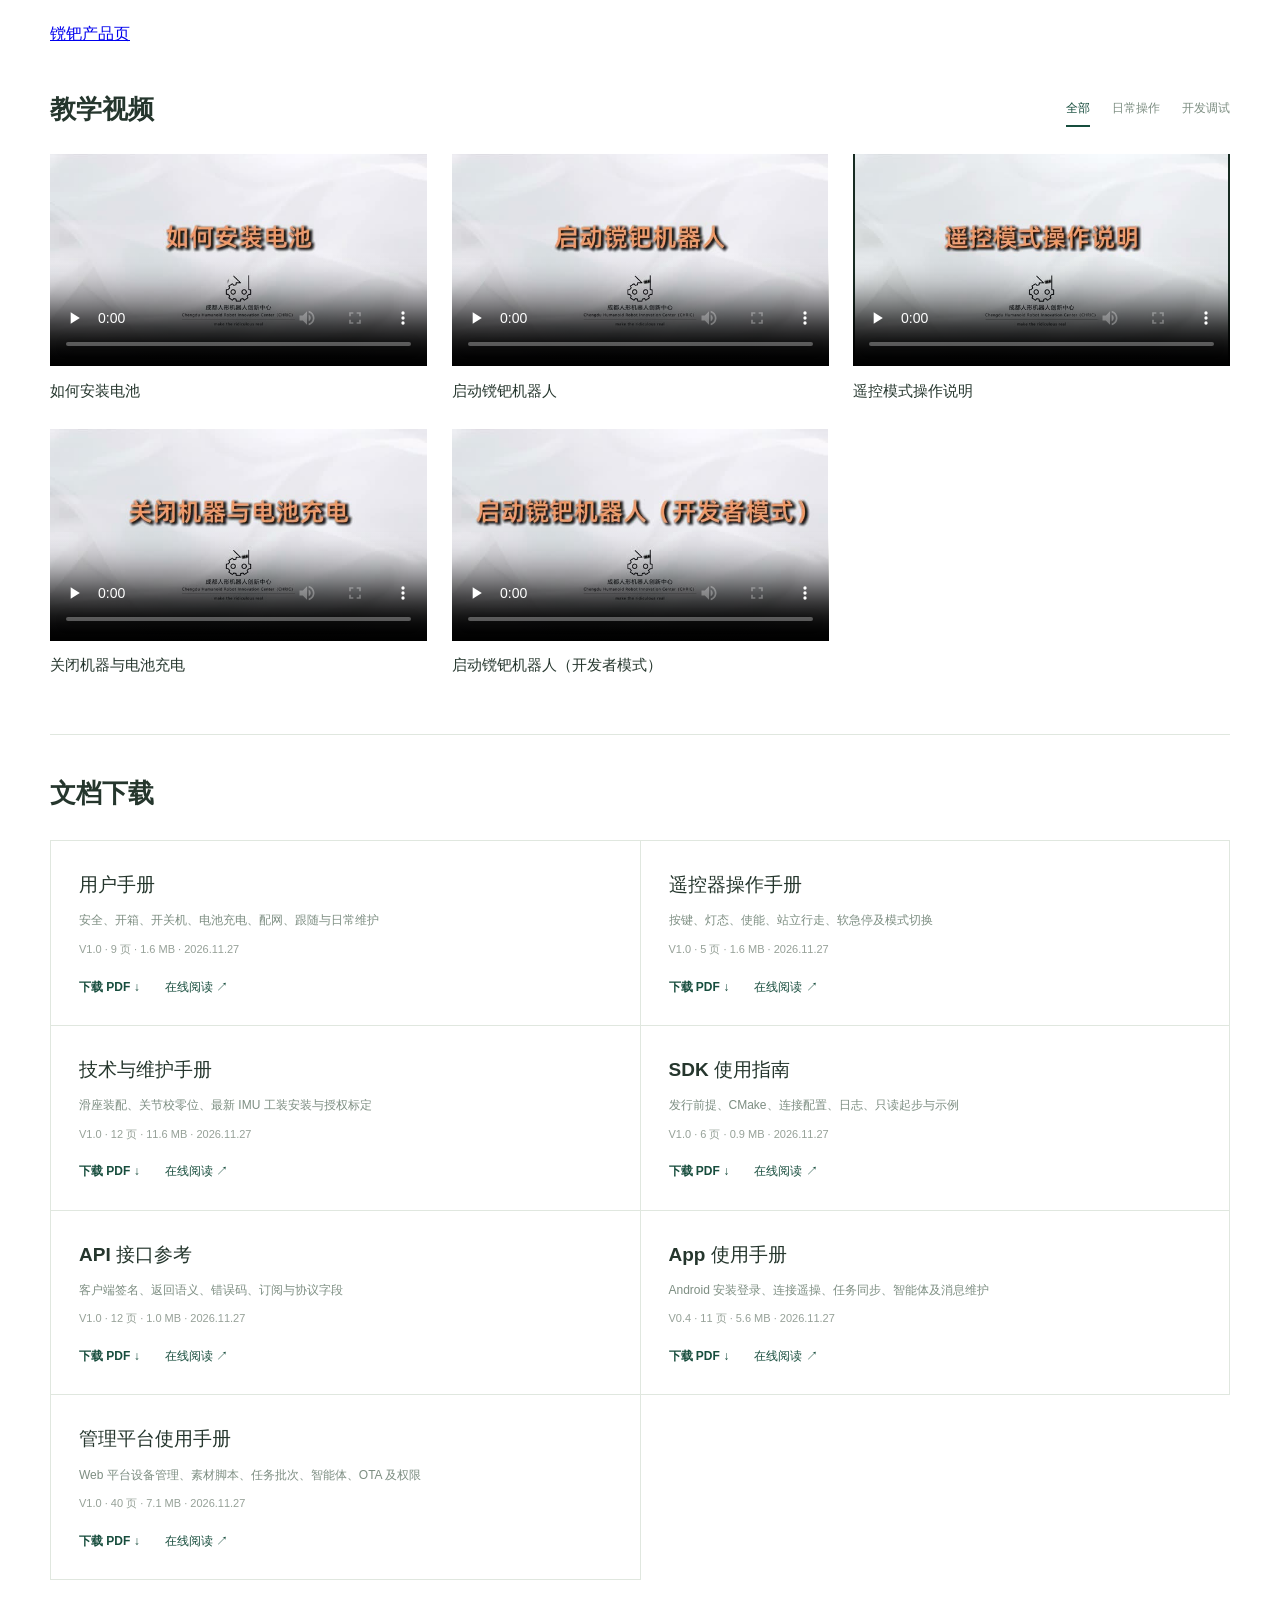
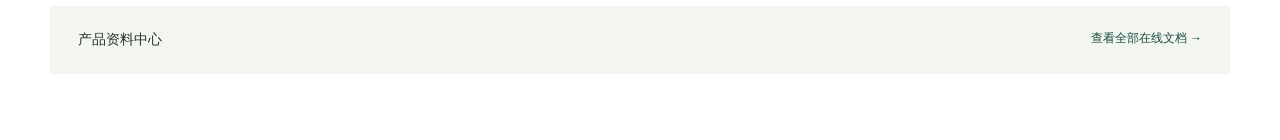
<file: products/tangpa-edu/products/tangpa-edu/resources.html>
<!doctype html><html lang="zh-CN"><meta charset="utf-8"><meta name="viewport" content="width=device-width,initial-scale=1"><title>镋钯 · 教学与文档</title><body style="margin:0;padding:24px;max-width:1180px;margin:auto"><a href="../../product.html">镋钯产品页</a><section class="product-resources" data-product-resource>
<style>
.product-resources{--accent:var(--product-accent,#174d3d);color:#25362d;font:14px/1.7 -apple-system,BlinkMacSystemFont,"PingFang SC","Microsoft YaHei",sans-serif;padding:42px 0}.product-resources *{box-sizing:border-box}.product-resources h2{font-size:26px;font-weight:600;margin:0}.product-resources h3{margin:0;font-weight:550}.product-resources a{color:inherit;text-decoration:none}.product-resources .resource-heading{display:flex;align-items:center;justify-content:space-between;gap:20px;margin-bottom:23px}.product-resources .filters{display:flex;gap:22px}.product-resources button{background:none;border:0;border-bottom:2px solid transparent;color:#7d8e82;font-family:inherit;font-size:12px;line-height:2;padding:5px 0;cursor:pointer}.product-resources button[aria-pressed=true]{color:var(--accent);border-color:var(--accent)}.product-resources .videos{display:grid;grid-template-columns:repeat(3,minmax(0,1fr));gap:25px}.product-resources .video-frame{aspect-ratio:16/9;background:#edf1ec;position:relative;display:grid;place-items:center;color:#8da28f}.product-resources .video-frame::before{content:'';position:absolute;inset:20px;border:1px solid #dfe5df}.product-resources .play-symbol{border:1px solid #bdc9be;border-radius:50%;height:43px;width:43px;display:grid;place-items:center;font-size:15px}.product-resources .placeholder{position:absolute;bottom:24px;right:28px;font-size:10px;letter-spacing:2px}.product-resources .video-card h3{font-size:15px;padding-top:12px}.product-resources .video-card[hidden]{display:none}.product-resources video{display:block;width:100%;aspect-ratio:16/9;background:#172b22}.product-resources .documents{border-top:1px solid #e0e7df;margin-top:56px;padding-top:36px}.product-resources .doc-grid{margin-top:25px;display:grid;grid-template-columns:1fr 1fr;border-top:1px solid #e0e7df;border-left:1px solid #e0e7df}.product-resources .doc-card{padding:28px;min-width:0;border-bottom:1px solid #e0e7df;border-right:1px solid #e0e7df}.product-resources .doc-card h3{font-size:19px}.product-resources .doc-card p{font-size:12px;color:#7d8e82;margin:9px 0}.product-resources .doc-meta{font-size:11px;color:#96a198}.product-resources .doc-links{display:flex;gap:25px;margin-top:18px;font-size:12px;color:var(--accent)}.product-resources .doc-links a:first-child{font-weight:600}.product-resources .center-entry{display:flex;justify-content:space-between;gap:20px;background:#f2f5f0;margin-top:26px;padding:22px 28px;font-size:14px}.product-resources .center-entry a{color:var(--accent);font-size:12px}.product-resources a:focus-visible,.product-resources button:focus-visible{outline:2px solid var(--accent);outline-offset:4px}@media(max-width:760px){.product-resources{padding:28px 0}.product-resources .resource-heading{align-items:flex-start;flex-direction:column;gap:12px}.product-resources h2{font-size:23px}.product-resources .videos{grid-template-columns:1fr 1fr;gap:22px 15px}.product-resources .video-frame::before{inset:10px}.product-resources .placeholder{bottom:14px;right:14px;font-size:8px}.product-resources .play-symbol{height:33px;width:33px}.product-resources .video-card h3{font-size:12px}.product-resources .doc-grid{grid-template-columns:1fr}.product-resources .doc-card{padding:24px}.product-resources .center-entry{padding:20px}.product-resources .filters{gap:20px;flex-wrap:wrap}}
</style>
<div class="resource-heading"><h2>教学视频</h2><div class="filters" aria-label="视频分类"></div></div><div class="videos"></div>
<section class="documents"><h2>文档下载</h2><div class="doc-grid"></div></section>
<div class="center-entry"><span>产品资料中心</span><a class="center-link">查看全部在线文档 →</a></div>
<script type="application/json" class="resource-data">{"id": "tangpa-edu", "line": "双足机器人", "name": "镋钯机器人", "english_name": "TangPa", "resources_page": "products/tangpa-edu/resources.html", "videos": [{"id": "guide-1", "title": "如何安装电池", "category": "日常操作", "status": "ready", "src": "../../assets/videos/guide-1.mp4", "poster": "../../assets/videos/guide-1.jpg"}, {"id": "guide-2", "title": "启动镋钯机器人", "category": "日常操作", "status": "ready", "src": "../../assets/videos/guide-2.mp4", "poster": "../../assets/videos/guide-2.jpg"}, {"id": "guide-3", "title": "遥控模式操作说明", "category": "日常操作", "status": "ready", "src": "../../assets/videos/guide-3.mp4", "poster": "../../assets/videos/guide-3.jpg"}, {"id": "guide-4", "title": "关闭机器与电池充电", "category": "日常操作", "status": "ready", "src": "../../assets/videos/guide-4.mp4", "poster": "../../assets/videos/guide-4.jpg"}, {"id": "guide-5", "title": "启动镋钯机器人（开发者模式）", "category": "开发调试", "status": "ready", "src": "../../assets/videos/guide-5.mp4", "poster": "../../assets/videos/guide-5.jpg"}], "documents": [{"id": "user-manual", "title": "用户手册", "summary": "安全、开箱、开关机、电池充电、配网、跟随与日常维护", "html": "\u003ch2 id=\"s1\">1 适用范围与安全\u003c/h2>\u003cp>\u003cstrong>本册适用于镋钯 TangPa 双足机器人 标准版，面向日常操作人员。遥控器、工装和 SDK 的专项操作分别见相应分册。\u003c/strong>\u003c/p>\u003cul>\u003cli>机器人并非玩具，不恰当的使用可能会对机器人本身及人员或周边环境造成危险。\u003c/li>\u003cli>严禁将机器人用于从事任何被法律法规禁止的活动。\u003c/li>\u003cli>16岁以下人员不适合操作机器人。\u003c/li>\u003cli>严禁在醉酒、用药等意识受影响的状态下操作机器人。\u003c/li>\u003cli>机器人在运行过程中，请务必与非操作人员保持2米以上的距离。\u003c/li>\u003cli>严禁通过故意推搡、脚踹等方式干扰机器人的运行。\u003c/li>\u003cli>请勿在不适合的环境中使用本机器人。\u003c/li>\u003cli>在开始使用前，请务必认真阅读本说明书。\u003c/li>\u003cli>机器人存在倾倒风险。关节停止出力前必须建立可靠支撑；发生失控时，人员避开倾倒及关节运动区域。禁止上下楼梯，不依赖机器人作出关键安全决策。\u003c/li>\u003c/ul>\u003cp class=\"section-label\" id=\"s1-1\">\u003cstrong>使用环境\u003c/strong>\u003c/p>\u003cp>在干燥、平整的硬化地面使用。工作温度控制在 0～35℃；禁止在坡度大于 5° 的地面运行。雨雪、雷电、沙尘等恶劣环境下停止使用。\u003c/p>\u003ch2 id=\"s2\">2 开箱与结构\u003c/h2>\u003ch3 id=\"s2-1\">2.1 交付物清点\u003c/h3>\u003cp>逐项检查包装、数量与外观，确认电池无鼓包、破损，配件无明显变形。装箱物品如下；序列号与具体交付型号见随箱铭牌和交付记录。\u003c/p>\u003ctable>\u003cthead>\u003ctr>\u003cth>物料\u003c/th>\u003cth>规格/图号\u003c/th>\u003cth>数量\u003c/th>\u003cth>单位\u003c/th>\u003c/tr>\u003c/thead>\u003ctbody>\u003ctr>\u003ctd>镋钯双足机器人\u003c/td>\u003ctd>\u003c/td>\u003ctd>1\u003c/td>\u003ctd>台\u003c/td>\u003c/tr>\u003ctr>\u003ctd>遥控器\u003c/td>\u003ctd>/\u003c/td>\u003ctd>1\u003c/td>\u003ctd>套\u003c/td>\u003c/tr>\u003ctr>\u003ctd>电池\u003c/td>\u003ctd>/\u003c/td>\u003ctd>1\u003c/td>\u003ctd>个\u003c/td>\u003c/tr>\u003ctr>\u003ctd>充电器\u003c/td>\u003ctd>/\u003c/td>\u003ctd>1\u003c/td>\u003ctd>个\u003c/td>\u003c/tr>\u003ctr>\u003ctd>标定柱一\u003c/td>\u003ctd>TP01.GZ.001\u003c/td>\u003ctd>1\u003c/td>\u003ctd>件\u003c/td>\u003c/tr>\u003ctr>\u003ctd>标定柱二\u003c/td>\u003ctd>TP01.GZ.002\u003c/td>\u003ctd>1\u003c/td>\u003ctd>件\u003c/td>\u003c/tr>\u003ctr>\u003ctd>标定柱三\u003c/td>\u003ctd>TP01.GZ.003\u003c/td>\u003ctd>1\u003c/td>\u003ctd>件\u003c/td>\u003c/tr>\u003ctr>\u003ctd>卡片D\u003c/td>\u003ctd>TP01.GZ.004\u003c/td>\u003ctd>1\u003c/td>\u003ctd>件\u003c/td>\u003c/tr>\u003ctr>\u003ctd>提手\u003c/td>\u003ctd>/\u003c/td>\u003ctd>2\u003c/td>\u003ctd>件\u003c/td>\u003c/tr>\u003ctr>\u003ctd>左脚底板IMU标定工装\u003c/td>\u003ctd>TP01.GZ.011\u003c/td>\u003ctd>1\u003c/td>\u003ctd>件\u003c/td>\u003c/tr>\u003ctr>\u003ctd>右脚底板IMU标定工装\u003c/td>\u003ctd>TP01.GZ.010\u003c/td>\u003ctd>1\u003c/td>\u003ctd>件\u003c/td>\u003c/tr>\u003ctr>\u003ctd>头托左\u003c/td>\u003ctd>/\u003c/td>\u003ctd>1\u003c/td>\u003ctd>件\u003c/td>\u003c/tr>\u003ctr>\u003ctd>头托右\u003c/td>\u003ctd>/\u003c/td>\u003ctd>1\u003c/td>\u003ctd>件\u003c/td>\u003c/tr>\u003ctr>\u003ctd>把手\u003c/td>\u003ctd>/\u003c/td>\u003ctd>1\u003c/td>\u003ctd>件\u003c/td>\u003c/tr>\u003ctr>\u003ctd>后背靠背\u003c/td>\u003ctd>/\u003c/td>\u003ctd>1\u003c/td>\u003ctd>件\u003c/td>\u003c/tr>\u003ctr>\u003ctd>底板组件\u003c/td>\u003ctd>/\u003c/td>\u003ctd>1\u003c/td>\u003ctd>件\u003c/td>\u003c/tr>\u003ctr>\u003ctd>底座组件\u003c/td>\u003ctd>/\u003c/td>\u003ctd>1\u003c/td>\u003ctd>件\u003c/td>\u003c/tr>\u003ctr>\u003ctd>内六角圆柱头螺钉\u003c/td>\u003ctd>M3X10\u003c/td>\u003ctd>16\u003c/td>\u003ctd>颗\u003c/td>\u003c/tr>\u003ctr>\u003ctd>内六角圆柱头螺钉\u003c/td>\u003ctd>M4X10\u003c/td>\u003ctd>3\u003c/td>\u003ctd>颗\u003c/td>\u003c/tr>\u003ctr>\u003ctd>内六角圆柱头螺钉\u003c/td>\u003ctd>M4X14\u003c/td>\u003ctd>4\u003c/td>\u003ctd>颗\u003c/td>\u003c/tr>\u003ctr>\u003ctd>内六角圆柱头螺钉\u003c/td>\u003ctd>M4X25\u003c/td>\u003ctd>4\u003c/td>\u003ctd>颗\u003c/td>\u003c/tr>\u003ctr>\u003ctd>内六角圆柱头螺钉\u003c/td>\u003ctd>M4X50\u003c/td>\u003ctd>2\u003c/td>\u003ctd>颗\u003c/td>\u003c/tr>\u003ctr>\u003ctd>不锈钢双通螺柱\u003c/td>\u003ctd>M3X30\u003c/td>\u003ctd>8\u003c/td>\u003ctd>根\u003c/td>\u003c/tr>\u003ctr>\u003ctd>平垫\u003c/td>\u003ctd>M6\u003c/td>\u003ctd>2\u003c/td>\u003ctd>颗\u003c/td>\u003c/tr>\u003ctr>\u003ctd>产品说明书\u003c/td>\u003ctd>/\u003c/td>\u003ctd>1\u003c/td>\u003ctd>本\u003c/td>\u003c/tr>\u003ctr>\u003ctd>合格证\u003c/td>\u003ctd>/\u003c/td>\u003ctd>1\u003c/td>\u003ctd>张\u003c/td>\u003c/tr>\u003ctr>\u003ctd>保修卡\u003c/td>\u003ctd>/\u003c/td>\u003ctd>1\u003c/td>\u003ctd>张\u003c/td>\u003c/tr>\u003ctr>\u003ctd>铭牌\u003c/td>\u003ctd>/\u003c/td>\u003ctd>1\u003c/td>\u003ctd>张\u003c/td>\u003c/tr>\u003c/tbody>\u003c/table>\u003ch3 id=\"s2-2\">2.2 结构识别\u003c/h3>\u003ctable class=\"component-table\">\u003cthead>\u003ctr>\u003cth>编号\u003c/th>\u003cth>部件名称\u003c/th>\u003c/tr>\u003c/thead>\u003ctbody>\u003ctr>\u003ctd>1\u003c/td>\u003ctd>屏幕\u003c/td>\u003c/tr>\u003ctr>\u003ctd>2\u003c/td>\u003ctd>天线\u003c/td>\u003c/tr>\u003ctr>\u003ctd>3\u003c/td>\u003ctd>交互模组\u003c/td>\u003c/tr>\u003ctr>\u003ctd>4\u003c/td>\u003ctd>电池盖板\u003c/td>\u003c/tr>\u003ctr>\u003ctd>5\u003c/td>\u003ctd>开关\u003c/td>\u003c/tr>\u003ctr>\u003ctd>6\u003c/td>\u003ctd>电量显示\u003c/td>\u003c/tr>\u003ctr>\u003ctd>7\u003c/td>\u003ctd>急停开关\u003c/td>\u003c/tr>\u003ctr>\u003ctd>8\u003c/td>\u003ctd>快拆连接杆安装位\u003c/td>\u003c/tr>\u003ctr>\u003ctd>9\u003c/td>\u003ctd>扩展设备安装位\u003c/td>\u003c/tr>\u003ctr>\u003ctd>10\u003c/td>\u003ctd>定位标签立柱\u003c/td>\u003c/tr>\u003ctr>\u003ctd>11\u003c/td>\u003ctd>定位标签\u003c/td>\u003c/tr>\u003c/tbody>\u003c/table>\u003cfigure>\u003cimg alt=\"机器人结构及部件位置\" src=\"../../assets/manual/image1.png\"/>\u003cfigcaption>机器人结构及部件位置\u003c/figcaption>\u003c/figure>\u003cp class=\"cross-reference\" data-xref-key=\"screen-settings\">屏幕默认表情与音量的设置，详见 \u003ca href=\"#tangpa-edu/platform-manual/s9-1\">《管理平台使用手册》第 9.1 节“音量&amp;表情调整”\u003c/a>。\u003c/p>\u003cp class=\"cross-reference\" data-xref-key=\"agent-settings\">智能体的配置、设备关联与对话测试，详见 \u003ca href=\"#tangpa-edu/app-manual/s6\">《App 使用手册》第 6 节“智能体配置”\u003c/a>和\u003ca href=\"#tangpa-edu/platform-manual/s8\">《管理平台使用手册》第 8 节“智能体配置”\u003c/a>。\u003c/p>\u003ch2 id=\"s3\">3 开机、急停与关机\u003c/h2>\u003ch3 id=\"s3-1\">3.1 准备与开机\u003c/h3>\u003cp>开关机及装卸电池前，必须让机器人坐立于滑座并保持稳定。滑座组装见《技术与维护手册》第 2 节。\u003c/p>\u003cfigure>\u003cimg alt=\"滑座支撑状态\" src=\"../../assets/manual/image2.png\"/>\u003cfigcaption>滑座支撑状态\u003c/figcaption>\u003c/figure>\u003col>\u003cli>检查滑座与机器人稳定，周围无人和障碍物，急停按钮已释放。\u003c/li>\u003cli>电池开关短按一次后长按约 3 秒，启动本体电源。\u003c/li>\u003cli>遥控器短按一次后长按开机。按《遥控器操作手册》第 2 节完成初始状态确认和电机使能。\u003c/li>\u003cli>确认关节完成使能后，将机器人平稳放置到水平、坚实地面，继续执行对应运行模式步骤。\u003c/li>\u003cli>若遥控器间歇蜂鸣，先检查本体、遥控器电量和连接状态，停止继续启动运动。\u003c/li>\u003c/ol>\u003cp class=\"cross-reference\" data-xref-key=\"startup-device-check\">开机后如需通过 App 或平台操作，目标设备 SN、在线状态与电量的核对方法，详见 \u003ca href=\"#tangpa-edu/app-manual/s2-1\">《App 使用手册》第 2.1 节“查找机器人”\u003c/a>和\u003ca href=\"#tangpa-edu/platform-manual/s2-3\">《管理平台使用手册》第 2.3 节“核对设备信息”\u003c/a>。\u003c/p>\u003ch3 id=\"s3-2\">3.2 急停与复位\u003c/h3>\u003cp>硬急停：出现失控等意外状况时，按下机身后侧偏下位置的急停按钮。所有关节停止出力，软件功能继续运行。注意关节失去出力后的倾倒风险。\u003c/p>\u003cp>硬急停复位：先在滑座保护下通过电池开关关闭本体，再释放急停按钮，重新执行本册第 3.1 节开机流程。不要在无支撑状态下解除急停。\u003c/p>\u003cp>软急停：G 拨杆向左并按 A 键，使 A 键灯亮。恢复时先在滑座保护下重新使能电机，再按本册第 3.1 节开机流程继续。\u003c/p>\u003cp class=\"cross-reference\" data-xref-key=\"software-stop\">App 遥操的安全停止与平台任务异常处理，分别详见 \u003ca href=\"#tangpa-edu/app-manual/s2-4\">《App 使用手册》第 2.4 节“遥控与急停”\u003c/a>和\u003ca href=\"#tangpa-edu/platform-manual/s6-4\">《管理平台使用手册》第 6.4 节“执行异常”\u003c/a>。软件停止操作不能替代本节的机身急停。\u003c/p>\u003ch3 id=\"s3-3\">3.3 关机\u003c/h3>\u003col>\u003cli>结束任务与运动，使机器人处于滑座可靠保护状态。\u003c/li>\u003cli>进入软急停或硬急停，确认人员避开关节运动范围。\u003c/li>\u003cli>长按电池开关约 3 秒关闭本体。拆装电池前确认本体已断电。\u003c/li>\u003c/ol>\u003cp class=\"cross-reference\" data-xref-key=\"shutdown-task-check\">关机前的软件任务停止、批次状态核对与 App 执行记录查阅，分别详见 \u003ca href=\"#tangpa-edu/platform-manual/s6-1\">《管理平台使用手册》第 6.1 节“下发任务”\u003c/a>、\u003ca href=\"#tangpa-edu/platform-manual/s6-2\">《管理平台使用手册》第 6.2 节“查看任务执行批次”\u003c/a>和\u003ca href=\"#tangpa-edu/app-manual/s5-2\">《App 使用手册》第 5.2 节“执行并查阅本次结果”\u003c/a>。\u003c/p>\u003ch2 id=\"s4\">4 电池、充电与存储\u003c/h2>\u003ch3 id=\"s4-1\">4.1 电池拆装\u003c/h3>\u003cp>拆装前按第 3.3 节关机并保持滑座支撑。打开电池仓盖，两侧滑动卡扣向内收，电池弹出后双手稳妥提出。安装时核对防呆方向，装入并检查锁定后关闭盖板。不要强插或拉扯端子。\u003c/p>\u003cfigure>\u003cimg alt=\"电池防呆结构\" src=\"../../assets/manual/image3.png\"/>\u003cfigcaption>电池防呆结构\u003c/figcaption>\u003c/figure>\u003ch3 id=\"s4-2\">4.2 充电\u003c/h3>\u003col>\u003cli>使用随设备匹配的电池与充电器，核对铭牌，检查无鼓包、破损、受潮或端子损伤。\u003c/li>\u003cli>将快拆电池从已关机且可靠支撑的本体取下。\u003c/li>\u003cli>先连接充电器与电池，再接通输入电源。红灯表示充电中，绿灯表示完成。\u003c/li>\u003cli>完成充电后停止供电，再收纳连接线缆和电池；出现异常发热、破损或非预期指示时停止使用并联系支持。\u003c/li>\u003c/ol>\u003cp>充电环境温度为 0～45℃。电池每格电量对应约 25%；低于 15% 时电池指示灯持续闪烁，低于 10% 时屏幕红闪。收到低电提示后结束任务，在滑座保护下关机并更换或充电。不要依赖自动低电停机。\u003c/p>\u003ch3 id=\"s4-3\">4.3 存储与检查\u003c/h3>\u003cp>电池存储温度 0～40℃。长期停用前将电量充至 70% 以上。每次使用前检查电池无鼓包；异常电池停止使用。避免过充、受潮、挤压和碰撞。遥控器的充电要求见《遥控器操作手册》第 1 节。\u003c/p>\u003ch2 id=\"s5\">5 连接与运行模式\u003c/h2>\u003ch3 id=\"s5-1\">5.1 AP 配网\u003c/h3>\u003cp class=\"cross-reference\" data-xref-key=\"app-network\">添加机器人、配网及局域网直连操作，详见 \u003ca href=\"#tangpa-edu/app-manual/s2-2\">《App 使用手册》第 2.2 节“添加机器人”\u003c/a>和\u003ca href=\"#tangpa-edu/app-manual/s2-3\">《App 使用手册》第 2.3 节“本地模式/局域网直连”\u003c/a>。\u003c/p>\u003ch3 id=\"s5-2\">5.2 遥控模式\u003c/h3>\u003cp>遥控模式为默认模式，使用出厂配套遥控器。先完成开机及电机使能，再进入控制模型。完整按键、状态切换和模式退出见《遥控器操作手册》第 2～4 节。\u003c/p>\u003cp class=\"cross-reference\" data-xref-key=\"app-remote-control\">使用 App 进行遥操时，详见 \u003ca href=\"#tangpa-edu/app-manual/s2-4\">《App 使用手册》第 2.4 节“遥控与急停”\u003c/a>；本节配套遥控器的按键操作仍按《遥控器操作手册》执行。\u003c/p>\u003ch3 id=\"s5-3\">5.3 队列跟随\u003c/h3>\u003col>\u003cli>确认已开通 App 和机器人管理平台（SaaS）服务，定位配置可用。\u003c/li>\u003cli>分别使机器人进入控制模型下的稳定站立状态，将 G 拨杆向右进入跟随模式。\u003c/li>\u003cli>使用遥控器将队列调整到位，在 App 或 SaaS 中设置一致的队列顺序。\u003c/li>\u003cli>遥控首台机器人，其余机器人依序跟随。每台机器人均保留对应遥控器供接管。\u003c/li>\u003c/ol>\u003cp>最多 10 台，包含首台。直线跟随间距约 1.8 m，普通用户不可调整。定位失败且未被遥控接管时，后序机器人原地站立。队列相对定位存在误差，必须保持现场监护。人员跟随的启用由现场配置和交付服务提供。\u003c/p>\u003cp class=\"cross-reference\" data-xref-key=\"follow-configuration\">跟随对象、队列顺序与跟随任务的配置，详见 \u003ca href=\"#tangpa-edu/app-manual/s4-3\">《App 使用手册》第 4.3 节“各类型任务”\u003c/a>中的跟随任务和\u003ca href=\"#tangpa-edu/platform-manual/s7-3\">《管理平台使用手册》第 7.3 节“跟随任务”\u003c/a>。\u003c/p>\u003cp class=\"cross-reference\" data-xref-key=\"follow-execution\">任务创建后的同步、下发与执行结果核对，详见 \u003ca href=\"#tangpa-edu/app-manual/s5\">《App 使用手册》第 5 节“同步任务”\u003c/a>、\u003ca href=\"#tangpa-edu/platform-manual/s5-4\">《管理平台使用手册》第 5.4 节“同步素材”\u003c/a>和\u003ca href=\"#tangpa-edu/platform-manual/s6\">《管理平台使用手册》第 6 节“执行任务”\u003c/a>。\u003c/p>\u003ch3 id=\"s5-4\">5.4 开发者模式\u003c/h3>\u003cp>仅由授权开发人员使用。进入方法见《遥控器操作手册》第 4 节；退出开发者模式需在滑座保护下关机。软件集成见《SDK 使用指南》第 1～4 节。\u003c/p>\u003ch2 id=\"s6\">6 日常维护与故障处理\u003c/h2>\u003col>\u003cli>每次使用前检查电池、外壳、结构和紧固件；发现松动或异常立即停用，交由有权限人员检查。\u003c/li>\u003cli>不要使用湿毛巾擦拭，避免水滴进入电气设备。\u003c/li>\u003cli>留意踏步声以外的碰撞或摩擦噪音，出现异常时关停，不在原因未排除时继续运行。\u003c/li>\u003cli>按维护要求至少每 180 天安排一次 IMU 标定，由授权技术人员执行《技术与维护手册》第 4 节。\u003c/li>\u003c/ol>\u003ctable>\u003cthead>\u003ctr>\u003cth>现象\u003c/th>\u003cth>处理\u003c/th>\u003c/tr>\u003c/thead>\u003ctbody>\u003ctr>\u003ctd>前倾、侧倾或摇晃\u003c/td>\u003ctd>结束运动并在支撑保护下关机，安排技术人员检查及标定。\u003c/td>\u003c/tr>\u003ctr>\u003ctd>遥控器蜂鸣或无响应\u003c/td>\u003ctd>核对电量、对应设备、开机与模式状态，不连续试按或强行运动。\u003c/td>\u003c/tr>\u003ctr>\u003ctd>队列不齐或跟随中断\u003c/td>\u003ctd>检查队列顺序与定位状态，组织接管并停止异常任务。\u003c/td>\u003c/tr>\u003ctr>\u003ctd>续航变化\u003c/td>\u003ctd>记录温度、运动强度和屏幕播放内容，排查电池状态。\u003c/td>\u003c/tr>\u003c/tbody>\u003c/table>\u003cp>报修时提供序列号、交付配置、固件版本、发生时间、操作步骤与现场照片。使用随箱保修卡及交付联系人获取支持。\u003c/p>\u003cp class=\"cross-reference\" data-xref-key=\"fault-diagnosis\">App 故障消息查阅及平台任务异常排查，分别详见 \u003ca href=\"#tangpa-edu/app-manual/s7-1\">《App 使用手册》第 7.1 节“查看故障消息”\u003c/a>和\u003ca href=\"#tangpa-edu/platform-manual/s6-4\">《管理平台使用手册》第 6.4 节“执行异常”\u003c/a>。\u003c/p>\u003cp class=\"cross-reference\" data-xref-key=\"version-and-logs\">报修所需的 App 版本与日志、设备软件版本与升级状态、平台版本信息，分别详见 \u003ca href=\"#tangpa-edu/app-manual/s7-2\">《App 使用手册》第 7.2 节“系统设置”\u003c/a>、\u003ca href=\"#tangpa-edu/platform-manual/s9-3\">《管理平台使用手册》第 9.3 节“OTA升级”\u003c/a>和\u003ca href=\"#tangpa-edu/platform-manual/s11-4\">《管理平台使用手册》第 11.4 节“系统版本与移动端App”\u003c/a>。\u003c/p>", "version": "V1.0", "date": "2026.11.27", "pdf": "../../pdf/tangpa-edu/镋钯机器人用户手册-V1.0.pdf", "online": "../../../../index.html#tangpa-edu/user-manual", "pages": 9, "bytes": 1707833, "cross_reference_links": {"#tangpa-edu/platform-manual/s9-1": {"pdf": "镋钯机器人管理平台使用手册-V1.0.pdf", "page_index": 32, "heading": "9.1 音量&表情调整", "book": "管理平台使用手册"}, "#tangpa-edu/app-manual/s6": {"pdf": "镋钯机器人App使用手册-V0.4.pdf", "page_index": 8, "heading": "6 智能体配置", "book": "App 使用手册"}, "#tangpa-edu/platform-manual/s8": {"pdf": "镋钯机器人管理平台使用手册-V1.0.pdf", "page_index": 26, "heading": "8 智能体配置", "book": "管理平台使用手册"}, "#tangpa-edu/app-manual/s2-1": {"pdf": "镋钯机器人App使用手册-V0.4.pdf", "page_index": 2, "heading": "2.1 查找机器人", "book": "App 使用手册"}, "#tangpa-edu/platform-manual/s2-3": {"pdf": "镋钯机器人管理平台使用手册-V1.0.pdf", "page_index": 8, "heading": "2.3 核对设备信息", "book": "管理平台使用手册"}, "#tangpa-edu/app-manual/s2-4": {"pdf": "镋钯机器人App使用手册-V0.4.pdf", "page_index": 4, "heading": "2.4 遥控与急停", "book": "App 使用手册"}, "#tangpa-edu/platform-manual/s6-4": {"pdf": "镋钯机器人管理平台使用手册-V1.0.pdf", "page_index": 24, "heading": "6.4 执行异常", "book": "管理平台使用手册"}, "#tangpa-edu/platform-manual/s6-1": {"pdf": "镋钯机器人管理平台使用手册-V1.0.pdf", "page_index": 22, "heading": "6.1 下发任务", "book": "管理平台使用手册"}, "#tangpa-edu/platform-manual/s6-2": {"pdf": "镋钯机器人管理平台使用手册-V1.0.pdf", "page_index": 22, "heading": "6.2 查看任务执行批次", "book": "管理平台使用手册"}, "#tangpa-edu/app-manual/s5-2": {"pdf": "镋钯机器人App使用手册-V0.4.pdf", "page_index": 8, "heading": "5.2 执行并查阅本次结果", "book": "App 使用手册"}, "#tangpa-edu/app-manual/s2-2": {"pdf": "镋钯机器人App使用手册-V0.4.pdf", "page_index": 3, "heading": "2.2 添加机器人", "book": "App 使用手册"}, "#tangpa-edu/app-manual/s2-3": {"pdf": "镋钯机器人App使用手册-V0.4.pdf", "page_index": 3, "heading": "2.3 本地模式/局域网直连", "book": "App 使用手册"}, "#tangpa-edu/app-manual/s4-3": {"pdf": "镋钯机器人App使用手册-V0.4.pdf", "page_index": 6, "heading": "4.3 各类型任务", "book": "App 使用手册"}, "#tangpa-edu/platform-manual/s7-3": {"pdf": "镋钯机器人管理平台使用手册-V1.0.pdf", "page_index": 25, "heading": "7.3 跟随任务", "book": "管理平台使用手册"}, "#tangpa-edu/app-manual/s5": {"pdf": "镋钯机器人App使用手册-V0.4.pdf", "page_index": 8, "heading": "5 同步任务", "book": "App 使用手册"}, "#tangpa-edu/platform-manual/s5-4": {"pdf": "镋钯机器人管理平台使用手册-V1.0.pdf", "page_index": 21, "heading": "5.4 同步素材", "book": "管理平台使用手册"}, "#tangpa-edu/platform-manual/s6": {"pdf": "镋钯机器人管理平台使用手册-V1.0.pdf", "page_index": 22, "heading": "6 执行任务", "book": "管理平台使用手册"}, "#tangpa-edu/app-manual/s7-1": {"pdf": "镋钯机器人App使用手册-V0.4.pdf", "page_index": 9, "heading": "7.1 查看故障消息", "book": "App 使用手册"}, "#tangpa-edu/app-manual/s7-2": {"pdf": "镋钯机器人App使用手册-V0.4.pdf", "page_index": 9, "heading": "7.2 系统设置", "book": "App 使用手册"}, "#tangpa-edu/platform-manual/s9-3": {"pdf": "镋钯机器人管理平台使用手册-V1.0.pdf", "page_index": 34, "heading": "9.3 OTA升级", "book": "管理平台使用手册"}, "#tangpa-edu/platform-manual/s11-4": {"pdf": "镋钯机器人管理平台使用手册-V1.0.pdf", "page_index": 39, "heading": "11.4 系统版本与移动端App", "book": "管理平台使用手册"}}}, {"id": "remote-manual", "title": "遥控器操作手册", "summary": "按键、灯态、使能、站立行走、软急停及模式切换", "html": "\u003ch2 id=\"s1\">1 识别与使用前检查\u003c/h2>\u003cp>本册适用于镋钯 TangPa 配套遥控器。遥控器出厂与机器人一一配对，开机后自动连接；多机现场先核对本体与遥控器对应关系。保持视线内操作。\u003c/p>\u003cfigure>\u003cimg alt=\"遥控器按键及拨杆\" src=\"../../assets/manual/image7.png\"/>\u003cfigcaption>遥控器按键及拨杆\u003c/figcaption>\u003c/figure>\u003cp>遥控器使用内置可充电锂电池，使用符合 CCC、UL 或 CE 认证要求的 5 V / 2 A 电源适配器。禁止使用高于 5 V 的充电器。\u003c/p>\u003ch2 id=\"s2\">2 开机与进入控制模型\u003c/h2>\u003cp>先执行《用户手册》第 3.1 节的滑座支撑与本体开机步骤。使能前不要解除支撑。\u003c/p>\u003col>\u003cli>初始状态：所有按键指示灯熄灭，G、H 拨杆回中。\u003c/li>\u003cli>H 拨杆向左，按 A 键，A 键灯亮，启动电机。\u003c/li>\u003cli>各关节使能后，将机器人平稳放到水平坚实地面。\u003c/li>\u003cli>关闭 A 键使灯熄灭，再将 H 拨杆回中，启动 IMU 等传感器及控制模型。\u003c/li>\u003cli>按 A 键使用控制模型，默认进入站立状态，随后关闭 A 键。\u003c/li>\u003c/ol>\u003cp>软急停：G 拨杆向左并按 A 键，使 A 键灯亮。需要恢复时，在可靠支撑下重新使能，执行《用户手册》第 3.1～3.2 节。硬急停会使关节停止出力，按《用户手册》第 3.2 节处理。\u003c/p>\u003ch2 id=\"s3\">3 站立、行走与动作控制\u003c/h2>\u003cp>同一按键的作用随状态和 A 键灯态变化。先确认状态，再缓慢操作单个控制件。\u003c/p>\u003ctable>\u003cthead>\u003ctr>\u003cth>状态\u003c/th>\u003cth>动作\u003c/th>\u003cth>按键\u003c/th>\u003c/tr>\u003c/thead>\u003ctbody>\u003ctr>\u003ctd>软急停\u003c/td>\u003ctd>\u003c/td>\u003ctd>G拨杆往左+A键（A键亮）\u003c/td>\u003c/tr>\u003ctr>\u003ctd>进入行走状态\u003c/td>\u003ctd>\u003c/td>\u003ctd>B键\u003c/td>\u003c/tr>\u003ctr>\u003ctd>进入站立状态\u003c/td>\u003ctd>\u003c/td>\u003ctd>D键\u003c/td>\u003c/tr>\u003ctr>\u003ctd>原地跳舞\u003c/td>\u003ctd>\u003c/td>\u003ctd>在站立状态下，按D键\u003c/td>\u003c/tr>\u003ctr>\u003ctd>站立状态下的操作\u003c/td>\u003ctd>躯干俯仰角\u003c/td>\u003ctd>左侧大摇杆前（Y1）\u003c/td>\u003c/tr>\u003ctr>\u003ctd>站立状态下的操作\u003c/td>\u003ctd>下蹲\u003c/td>\u003ctd>左侧大摇杆后（Y1）\u003c/td>\u003c/tr>\u003ctr>\u003ctd>站立状态下的操作\u003c/td>\u003ctd>躯干偏转角\u003c/td>\u003ctd>左侧大摇杆左右（X1）\u003c/td>\u003c/tr>\u003ctr>\u003ctd>站立状态下的操作\u003c/td>\u003ctd>头部滚转角\u003c/td>\u003ctd>A键熄灭，H拨杆左右\u003c/td>\u003c/tr>\u003ctr>\u003ctd>站立状态下的操作\u003c/td>\u003ctd>头部俯仰角\u003c/td>\u003ctd>右侧大摇杆前后（Y2）\u003c/td>\u003c/tr>\u003ctr>\u003ctd>站立状态下的操作\u003c/td>\u003ctd>头部偏转角\u003c/td>\u003ctd>右侧大摇杆左右（X2）\u003c/td>\u003c/tr>\u003ctr>\u003ctd>站立状态下的操作\u003c/td>\u003ctd>躯干滚转角\u003c/td>\u003ctd>小摇杆左右（X3）\u003c/td>\u003c/tr>\u003ctr>\u003ctd>站立状态下的操作\u003c/td>\u003ctd>颈部伸缩\u003c/td>\u003ctd>A键常亮，H键左右拨动\u003c/td>\u003c/tr>\u003ctr>\u003ctd>站立状态下的操作\u003c/td>\u003ctd>天线前后\u003c/td>\u003ctd>小摇杆前后（Y3）\u003c/td>\u003c/tr>\u003ctr>\u003ctd>行走状态下的操作\u003c/td>\u003ctd>头部偏转角\u003c/td>\u003ctd>H拨杆左右\u003c/td>\u003c/tr>\u003ctr>\u003ctd>行走状态下的操作\u003c/td>\u003ctd>直走\u003c/td>\u003ctd>左侧大摇杆前后（Y1）\u003c/td>\u003c/tr>\u003ctr>\u003ctd>行走状态下的操作\u003c/td>\u003ctd>横移\u003c/td>\u003ctd>左侧大摇杆左右（X1）\u003c/td>\u003c/tr>\u003ctr>\u003ctd>行走状态下的操作\u003c/td>\u003ctd>转向\u003c/td>\u003ctd>右侧大摇杆左右（X2）\u003c/td>\u003c/tr>\u003c/tbody>\u003c/table>\u003cp>D 键用于进入站立状态；已经站立时再按 D 键会触发原地跳舞。不要将连续按 D 键当作通用停止操作。动作异常时使用已掌握的急停流程。\u003c/p>\u003ch2 id=\"s4\">4 跟随与开发者模式\u003c/h2>\u003ctable>\u003cthead>\u003ctr>\u003cth>模式\u003c/th>\u003cth>进入条件与操作\u003c/th>\u003cth>退出/结束\u003c/th>\u003c/tr>\u003c/thead>\u003ctbody>\u003ctr>\u003ctd>跟随\u003c/td>\u003ctd>控制模型下稳定站立，G 拨杆向右；队列配置见《用户手册》第 5.3 节。\u003c/td>\u003ctd>异常时使用对应遥控器接管；需要结束使用时，支撑后按关机流程停机。\u003c/td>\u003c/tr>\u003ctr>\u003ctd>开发者\u003c/td>\u003ctd>H 拨杆向右并按 A 键；电机使能后平稳放到地面，关闭 A 键，H 回中。\u003c/td>\u003ctd>在滑座保护下按《用户手册》第 3.3 节关机。\u003c/td>\u003c/tr>\u003c/tbody>\u003c/table>\u003cp>开发者模式下的指令、订阅和标定由授权人员使用。不要同时运行多个电机控制流程。\u003c/p>\u003ch2 id=\"s5\">5 异常与结束使用\u003c/h2>\u003cp>遥控器间歇蜂鸣时，检查本体及遥控器状态和连接。按键无反应时先核对设备对应关系、当前模式与 A 键灯态，不反复试按。失联时保护现场并采取已掌握的停机措施，不假定本体会自动停车。\u003c/p>\u003cp>结束任务后，先在滑座保护下完成本体关机，再收纳遥控器。避免摇杆、拨杆受压，避免受潮及碰撞。充电异常或设备损伤时停止使用，提供本体与遥控器标识联系支持。\u003c/p>", "version": "V1.0", "date": "2026.11.27", "pdf": "../../pdf/tangpa-edu/镋钯机器人遥控器操作手册-V1.0.pdf", "online": "../../../../index.html#tangpa-edu/remote-manual", "pages": 5, "bytes": 1705731}, {"id": "technical-manual", "title": "技术与维护手册", "summary": "滑座装配、关节校零位、最新 IMU 工装安装与授权标定", "html": "\u003ch2 id=\"s1\">1 权限与准备\u003c/h2>\u003cp>本册适用于镋钯 TangPa 标准版的装配和授权维护人员。拆壳、校零、IMU 标定会影响运动控制，须由具备相应权限和培训的人员执行。机械拆装前关机并建立可靠支撑；上电调试时人员避开关节与倾倒范围。\u003c/p>\u003ch2 id=\"s2\">2 滑座装配\u003c/h2>\u003cp>识别把手、后背靠背、底板组件和底座组件。\u003c/p>\u003cfigure>\u003cimg alt=\"把手\" src=\"../../assets/manual/image8.png\"/>\u003cfigcaption>把手\u003c/figcaption>\u003c/figure>\u003cfigure>\u003cimg alt=\"后背靠背\" src=\"../../assets/manual/image9.png\"/>\u003cfigcaption>后背靠背\u003c/figcaption>\u003c/figure>\u003cfigure>\u003cimg alt=\"底板组件\" src=\"../../assets/manual/image10.png\"/>\u003cfigcaption>底板组件\u003c/figcaption>\u003c/figure>\u003cfigure>\u003cimg alt=\"底座组件\" src=\"../../assets/manual/image11.png\"/>\u003cfigcaption>底座组件\u003c/figcaption>\u003c/figure>\u003ch3 id=\"s2-1\">2.1 装配步骤 1\u003c/h3>\u003cp>用 4 颗 M4×25 内六角圆柱头螺钉，将把手安装到后背靠板。\u003c/p>\u003cfigure>\u003cimg alt=\"滑座装配连接位置\" src=\"../../assets/manual/image12.png\"/>\u003cfigcaption>滑座装配连接位置\u003c/figcaption>\u003c/figure>\u003ch3 id=\"s2-2\">2.2 装配步骤 2\u003c/h3>\u003cp>用 3 颗 M4×10 内六角圆柱头螺钉，将后背靠板安装到底板组件。\u003c/p>\u003cfigure>\u003cimg alt=\"滑座装配连接位置\" src=\"../../assets/manual/image13.png\"/>\u003cfigcaption>滑座装配连接位置\u003c/figcaption>\u003c/figure>\u003ch3 id=\"s2-3\">2.3 装配步骤 3\u003c/h3>\u003cp>用 4 颗 M4×14 螺钉将底座组件安装到底板；再用 2 颗 M4×50 螺钉及 2 颗 M6 平垫，将底座组件安装到把手。\u003c/p>\u003cfigure>\u003cimg alt=\"滑座装配连接位置\" src=\"../../assets/manual/image14.png\"/>\u003cfigcaption>滑座装配连接位置\u003c/figcaption>\u003c/figure>\u003cp>装配完成后检查连接无松动、底座及接触面稳定。紧固作业使用该交付配置规定的工艺，不以相近规格替代；提手和头托不能自行作为吊装点。\u003c/p>\u003ch2 id=\"s3\">3 关节电机校零\u003c/h2>\u003ch3 id=\"s3-1\">3.1 准备与编号\u003c/h3>\u003cp>将调试电脑接入机器人所在网络。按维护权限拆下头部小门及左、右、前胸壳，露出校准位。头部小门有 4 颗螺钉。\u003c/p>\u003cfigure>\u003cimg alt=\"头部小门\" src=\"../../assets/manual/image16.png\"/>\u003cfigcaption>头部小门\u003c/figcaption>\u003c/figure>\u003cfigure>\u003cimg alt=\"躯体覆盖件位置\" src=\"../../assets/manual/image17.png\"/>\u003cfigcaption>躯体覆盖件位置\u003c/figcaption>\u003c/figure>\u003cp>本节校零对象共 14 个电机：头颈 1、2、3、4；躯体 11、12、13、14；左腿 15、17、19；右腿 16、18、20。该计数为本节校零电机范围。\u003c/p>\u003cfigure>\u003cimg alt=\"上半身电机编号\" src=\"../../assets/manual/image18.png\"/>\u003cfigcaption>上半身电机编号\u003c/figcaption>\u003c/figure>\u003cfigure>\u003cimg alt=\"下半身电机编号\" src=\"../../assets/manual/image19.png\"/>\u003cfigcaption>下半身电机编号\u003c/figcaption>\u003c/figure>\u003ch3 id=\"s3-2\">3.2 工装对应关系\u003c/h3>\u003ctable>\u003cthead>\u003ctr>\u003cth>工装\u003c/th>\u003cth>电机号\u003c/th>\u003c/tr>\u003c/thead>\u003ctbody>\u003ctr>\u003ctd>卡片 D\u003c/td>\u003ctd>1、3、11、12、15、16、17、18、19、20\u003c/td>\u003c/tr>\u003ctr>\u003ctd>标定柱一\u003c/td>\u003ctd>13、14\u003c/td>\u003c/tr>\u003ctr>\u003ctd>标定柱二\u003c/td>\u003ctd>2\u003c/td>\u003c/tr>\u003ctr>\u003ctd>标定柱三\u003c/td>\u003ctd>4\u003c/td>\u003c/tr>\u003c/tbody>\u003c/table>\u003cfigure>\u003cimg alt=\"卡片 D\" src=\"../../assets/manual/image20.png\"/>\u003cfigcaption>卡片 D\u003c/figcaption>\u003c/figure>\u003cfigure>\u003cimg alt=\"标定柱一\" src=\"../../assets/manual/image21.png\"/>\u003cfigcaption>标定柱一\u003c/figcaption>\u003c/figure>\u003cfigure>\u003cimg alt=\"标定柱二\" src=\"../../assets/manual/image22.png\"/>\u003cfigcaption>标定柱二\u003c/figcaption>\u003c/figure>\u003cfigure>\u003cimg alt=\"标定柱三\" src=\"../../assets/manual/image23.png\"/>\u003cfigcaption>标定柱三\u003c/figcaption>\u003c/figure>\u003ch3 id=\"s3-3\">3.3 逐关节对齐校零位\u003c/h3>\u003cp>按下列实物图确认对应电机的机械校零位。头颈自上而下为 4、3、2、1；左右躯体及腿部自上而下分别为 11、13、15、17、19 和 12、14、16、18、20。\u003c/p>\u003cfigure>\u003cimg alt=\"1 号电机校零位\" src=\"../../assets/manual/image24.png\"/>\u003cfigcaption>1 号电机校零位\u003c/figcaption>\u003c/figure>\u003cfigure>\u003cimg alt=\"2 号电机校零位\" src=\"../../assets/manual/image25.png\"/>\u003cfigcaption>2 号电机校零位\u003c/figcaption>\u003c/figure>\u003cfigure>\u003cimg alt=\"3 号电机校零位\" src=\"../../assets/manual/image26.png\"/>\u003cfigcaption>3 号电机校零位\u003c/figcaption>\u003c/figure>\u003cfigure>\u003cimg alt=\"4 号电机校零位\" src=\"../../assets/manual/image27.png\"/>\u003cfigcaption>4 号电机校零位\u003c/figcaption>\u003c/figure>\u003cfigure>\u003cimg alt=\"11 号电机校零位\" src=\"../../assets/manual/image28.png\"/>\u003cfigcaption>11 号电机校零位\u003c/figcaption>\u003c/figure>\u003cfigure>\u003cimg alt=\"13 号电机校零位\" src=\"../../assets/manual/image29.png\"/>\u003cfigcaption>13 号电机校零位\u003c/figcaption>\u003c/figure>\u003cfigure>\u003cimg alt=\"15 号电机校零位\" src=\"../../assets/manual/image30.png\"/>\u003cfigcaption>15 号电机校零位\u003c/figcaption>\u003c/figure>\u003cfigure>\u003cimg alt=\"17 号电机校零位\" src=\"../../assets/manual/image31.png\"/>\u003cfigcaption>17 号电机校零位\u003c/figcaption>\u003c/figure>\u003cfigure>\u003cimg alt=\"19 号电机校零位\" src=\"../../assets/manual/image32.png\"/>\u003cfigcaption>19 号电机校零位\u003c/figcaption>\u003c/figure>\u003cfigure>\u003cimg alt=\"12 号电机校零位\" src=\"../../assets/manual/image33.png\"/>\u003cfigcaption>12 号电机校零位\u003c/figcaption>\u003c/figure>\u003cfigure>\u003cimg alt=\"14 号电机校零位\" src=\"../../assets/manual/image34.png\"/>\u003cfigcaption>14 号电机校零位\u003c/figcaption>\u003c/figure>\u003cfigure>\u003cimg alt=\"16 号电机校零位\" src=\"../../assets/manual/image35.png\"/>\u003cfigcaption>16 号电机校零位\u003c/figcaption>\u003c/figure>\u003cfigure>\u003cimg alt=\"18 号电机校零位\" src=\"../../assets/manual/image36.png\"/>\u003cfigcaption>18 号电机校零位\u003c/figcaption>\u003c/figure>\u003cfigure>\u003cimg alt=\"20 号电机校零位\" src=\"../../assets/manual/image37.png\"/>\u003cfigcaption>20 号电机校零位\u003c/figcaption>\u003c/figure>\u003ch3 id=\"s3-4\">3.4 调用标定接口与结果\u003c/h3>\u003cp>确认机械位置和工装正确后，调用 MotorCalibration，指定对应 motor_id。《API 接口参考》第 2 节列出接口与状态语义。返回 STATUS_OK 仅表示已收到子系统状态；必须继续检查 response.state：succeeded 才是标定成功，failed 或 rejected 应停止并处理 message 中的原因。不得仅凭返回码 0 判断校零完成。\u003c/p>\u003ch2 id=\"s4\">4 IMU 工装与标定\u003c/h2>\u003ch3 id=\"s4-1\">4.1 工装安装\u003c/h3>\u003col>\u003cli>关机并可靠支撑，拆下左、右脚掌外观件；每侧拆下脚底最上面和最下面共 4 颗 M3×16 内六角沉头螺钉，保留原件。\u003c/li>\u003cli>每侧用 4 颗 M3×10 内六角圆柱头螺钉，将 4 根 M3×30 双通螺柱固定在对应脚底板 IMU 工装上。\u003c/li>\u003cli>每侧再用 4 颗 M3×10 内六角圆柱头螺钉，将脚掌连接到该侧 4 根螺柱上。两侧共用 16 颗 M3×10 和 8 根螺柱。\u003c/li>\u003cli>核对左右工装方向、连接与稳定性，再进行标定准备。\u003c/li>\u003c/ol>\u003cfigure>\u003cimg alt=\"脚底外观件拆卸螺钉位置\" src=\"../../assets/manual/image38.png\"/>\u003cfigcaption>脚底外观件拆卸螺钉位置\u003c/figcaption>\u003c/figure>\u003cfigure>\u003cimg alt=\"脚掌外观件拆下后\" src=\"../../assets/manual/image39.png\"/>\u003cfigcaption>脚掌外观件拆下后\u003c/figcaption>\u003c/figure>\u003cfigure>\u003cimg alt=\"右脚底板 IMU 工装\" src=\"../../assets/manual/image40.png\"/>\u003cfigcaption>右脚底板 IMU 工装\u003c/figcaption>\u003c/figure>\u003cfigure>\u003cimg alt=\"左脚底板 IMU 工装\" src=\"../../assets/manual/image41.png\"/>\u003cfigcaption>左脚底板 IMU 工装\u003c/figcaption>\u003c/figure>\u003cfigure>\u003cimg alt=\"双脚与 IMU 工装连接\" src=\"../../assets/manual/image42.png\"/>\u003cfigcaption>双脚与 IMU 工装连接\u003c/figcaption>\u003c/figure>\u003ch3 id=\"s4-2\">4.2 标定条件\u003c/h3>\u003cp>机器人周围没有人员、线缆或障碍物妨碍关节归零。\u003c/p>\u003cp>机器人的标定工装已安装好。\u003c/p>\u003cp>地面坚硬、水平、稳定，不要在地毯、软垫或振动平台上标定。\u003c/p>\u003cp>IMU 已可靠固定，外壳和安装支架没有松动。\u003c/p>\u003cp>当前没有正常模式、调试模式或其他电机控制流程正在运行。\u003c/p>\u003cp>OTA 升级未在进行。\u003c/p>\u003cp>建议在机器人和 IMU 温度稳定后进行标定。标定期间不要触碰机器人。\u003c/p>\u003cp>开关机阶段保持滑座支撑。进入落地标定阶段前，由授权人员确认标准姿态、支撑转移方式和现场防倾倒安排。\u003c/p>\u003ch3 id=\"s4-3\">4.3 标定操作\u003c/h3>\u003col>\u003cli>手柄的G拨杆往右+B键，机器人所有关节回到零位。\u003c/li>\u003cli>将机器人放置到规定的标准落地姿态。\u003c/li>\u003cli>确认双脚或规定支撑点完全接触地面。\u003c/li>\u003cli>确认机器人没有摇晃、悬空或受到外力。\u003c/li>\u003cli>G拨杆往中+B键。\u003c/li>\u003cli>等待机器人完全静止。\u003c/li>\u003cli>手柄的G拨杆往右+B键。\u003c/li>\u003cli>等待一分钟后，标定结束。\u003c/li>\u003c/ol>\u003cp>等待时间结束后，由授权人员检查姿态及标定状态；异常时停止恢复运行。不要以经过一分钟作为唯一合格判据。\u003c/p>\u003ch3 id=\"s4-4\">4.4 恢复外观与维护\u003c/h3>\u003cp>在可靠支撑下关机，拆除标定工装，再分别使用每侧原有 4 颗 M3×16 沉头螺钉恢复脚掌外观件。复核连接和外观后再上电检查。至少每 180 天安排 IMU 标定；站姿异常时先停用并排查。\u003c/p>\u003ch2 id=\"s5\">5 配置、诊断与维护记录\u003c/h2>\u003cp>AP 配网见《用户手册》第 5.1 节。开发机配置与日志见《SDK 使用指南》第 2～3 节。系统状态、诊断和电量接口见《API 接口参考》第 3 节。\u003c/p>\u003cp>维护记录应包含本体序列号、软硬件版本、原因、受影响电机、工装、操作人员、时间及结果。标定失败、结构松动或异常摩擦未排除前，不恢复常规运行。\u003c/p>", "version": "V1.0", "date": "2026.11.27", "pdf": "../../pdf/tangpa-edu/镋钯机器人技术与维护手册-V1.0.pdf", "online": "../../../../index.html#tangpa-edu/technical-manual", "pages": 12, "bytes": 12173681}, {"id": "sdk-guide", "title": "SDK 使用指南", "summary": "发行前提、CMake、连接配置、日志、只读起步与示例", "html": "\u003ch2 id=\"s1\">1 环境与发行包\u003c/h2>\u003cp>Tangpa SDK 提供 ControlApiClient 和 SystemApiClient，分别用于控制/订阅/UWB 配置，以及诊断/状态/电量读取。采用 C++17 和 CMake。开始构建前，应取得与设备系统及架构匹配的完整 SDK 发行包，包含头文件、库文件及 CMake 包配置。\u003c/p>\u003cp>随附 SDK 资料包包含说明、示例、配置和 proto 协议定义，不能代替完整 SDK 二进制发行包。先确认完整发行包可被 find_package(tangpa_sdk_client REQUIRED) 找到。\u003c/p>\u003ch2 id=\"s2\">2 工程与构建\u003c/h2>\u003ch3 id=\"s2-1\">2.1 CMake 工程配置\u003c/h3>\n\u003cp>SDK 提供了 CMake 包配置文件，通过 \u003ccode>find_package\u003c/code> 即可引入。\u003c/p>\n\u003cp>\u003cstrong>项目目录结构：\u003c/strong>\u003c/p>\n\u003cpre>\u003ccode>my_project/\n  CMakeLists.txt        # 顶层 CMake\n  main.cpp              # 源代码\n\u003c/code>\u003c/pre>\n\u003cp>\u003cstrong>CMakeLists.txt：\u003c/strong>\u003c/p>\n\u003cpre>\u003ccode class=\"language-cmake\">cmake_minimum_required(VERSION 3.8)\nproject(\"my_project\" VERSION 1.0.0 LANGUAGES CXX)\n\nset(CMAKE_CXX_STANDARD 17)\nset(CMAKE_CXX_STANDARD_REQUIRED ON)\n\n# 将 SDK 根目录加入搜索路径（指向 SDK 包的顶级目录）\nlist(APPEND CMAKE_PREFIX_PATH \"/path/to/tangpa_sdk_client\")\nfind_package(tangpa_sdk_client REQUIRED)\n\nadd_executable(my_app main.cpp)\ntarget_link_libraries(my_app PRIVATE tangpa_sdk_client::chric_tangpa_sdk_module_api)\n\u003c/code>\u003c/pre>\n\u003cp>\u003cstrong>构建：\u003c/strong>\u003c/p>\n\u003cpre>\u003ccode class=\"language-bash\">cd my_project\nmkdir build &amp;&amp; cd build\ncmake ..\nmake -j$(nproc)\n\u003c/code>\u003c/pre>\n\u003cblockquote>\n\u003cp>\u003cstrong>关于运行时库路径\u003c/strong>：SDK 的所有 .so 均内置 \u003ccode>$ORIGIN\u003c/code> 相对 RPATH，无需设置 \u003ccode>LD_LIBRARY_PATH\u003c/code>。将 SDK 目录整体移动到任意位置均可正常运行。\u003c/p>\n\u003c/blockquote>\n\u003ch3 id=\"s2-2\">2.2 就地构建（SDK 自带的 CMake 模板）\u003c/h3>\n\u003cp>SDK 包内已包含 CMake 模板项目，可直接在此基础上开发：\u003c/p>\n\u003cpre>\u003ccode class=\"language-cmake\"># 指向 SDK 自己\nlist(APPEND CMAKE_PREFIX_PATH \"${CMAKE_SOURCE_DIR}\")\nfind_package(tangpa_sdk_client REQUIRED)\n\u003c/code>\u003c/pre>\n\u003cp>就地构建时，CMake 会为二进制注入 SDK 库的绝对路径 RUNPATH。如果不需要，请在 \u003ccode>find_package\u003c/code> 之前设置：\u003c/p>\n\u003cpre>\u003ccode class=\"language-cmake\">set(CMAKE_SKIP_BUILD_RPATH ON)\n\u003c/code>\u003c/pre>\u003ch2 id=\"s3\">3 连接、配置与日志\u003c/h2>\u003cp>192.168.1.100:50051 为示例目标地址，替换为本体显示的实际 IP 和服务端口。localhost 仅适用于客户端和服务端在同一机器运行的场景。\u003c/p>\u003cp>SDK 通过 \u003ccode>config/config.yaml\u003c/code> 管理配置。\u003ccode>InterfacesClient\u003c/code> 构造时会自动加载并初始化日志系统。\u003c/p>\n\u003ch3 id=\"s3-1\">3.1 gRPC 客户端\u003c/h3>\n\u003cpre>\u003ccode class=\"language-yaml\">grpc_client:\n  connection:\n    default_target: \"192.168.1.100:50051\"\n    channel_ready_timeout_ms: 5000    # 通道就绪超时 (ms)\n  channel:\n    max_receive_mb: 100               # 最大接收消息大小 (MB)\n    max_send_mb: 100                  # 最大发送消息大小 (MB)\n\u003c/code>\u003c/pre>\n\u003ch3 id=\"s3-2\">3.2 日志\u003c/h3>\n\u003cpre>\u003ccode class=\"language-yaml\">logging:\n  log_level: 3                        # 0=FATAL, 1=ERROR, 2=WARN, 3=INFO, 4=DEBUG\n  log_dir: \"SDK-Client/logs\"          # 日志目录（相对可执行程序路径或绝对路径）\n  max_file_size_mb: 3                 # 单文件最大大小 (MB)\n  max_files_per_level: 10             # 每级别最多保留文件数\n  enable_async: true                  # true=异步写, false=同步写\n  enable_console_output: true         # true=控制台输出\n  enable_simple_output: true          # true=简洁格式, false=详细格式（含文件、行号、函数名）\n\u003c/code>\u003c/pre>\n\u003cp>日志按级别分目录输出，文件命名格式为 \u003ccode>log_&lt;pid&gt;_&lt;日期&gt;_&lt;时间&gt;_&lt;纳秒&gt;.txt\u003c/code>：\u003c/p>\n\u003cpre>\u003ccode>SDK-Client/logs/\n  fatal/\n  error/\n  warning/\n  info/\n  debug/\n\u003c/code>\u003c/pre>\n\u003cp>\u003cstrong>编程方式控制（在创建任何 SDK 对象之前调用）：\u003c/strong>\u003c/p>\n\u003cpre>\u003ccode class=\"language-cpp\">#include \"chric/common/Log/wlog.hpp\"\n\n// 使用自定义配置文件\nWLogInitWithConfig(\"path/to/my_config.yaml\");\n\n// 或使用默认配置（DEBUG 级别，自动生成日志目录）\nWLogInit();\n\u003c/code>\u003c/pre>\u003ch2 id=\"s4\">4 只读起步示例\u003c/h2>\u003cp>先进行只读诊断，确认 Connect 成功且接口返回值为 0 后，再使用返回数据。下面示例不发送运动指令。\u003c/p>\u003cpre>\u003ccode class=\"language-cpp\">#include &lt;iostream&gt;\n#include \"chric/robot/tangpa/tangpa_system_api.h\"\n\nusing namespace humanoid_robot::sdk_client::robot;\nint main() {\n    tangpa_system_api::SystemApiClient client;\n    auto status = client.Connect(\"192.168.1.100\", 50051);\n    if (!status) {\n        std::cerr &lt;&lt; status.message() &lt;&lt; std::endl;\n        return 1;\n    }\n    tangpa_system_api::RobotStatus robot;\n    uint32_t rc = client.GetRobotStatus(robot);\n    if (rc == 0) std::cout &lt;&lt; robot.DebugString() &lt;&lt; std::endl;\n    client.Disconnect();\n    return rc == 0 ? 0 : 2;\n}\n\u003c/code>\u003c/pre>\u003cp>订阅接口返回大于 0 的订阅 ID 才表示成功；保存 ID，在回调使用完成后取消订阅，再断开客户端。连接返回 Status；业务查询通常返回 uint32_t；Disconnect 返回 void，IsConnected 返回 bool。\u003c/p>\u003ch2 id=\"s5\">5 示例与故障排查\u003c/h2>\u003cp>SDK 包内 \u003ccode>examples/\u003c/code> 目录提供了可编译运行的示例代码。\u003c/p>\n\u003cp>\u003cstrong>构建：\u003c/strong>\u003c/p>\n\u003cpre>\u003ccode class=\"language-bash\">cd tangpa_sdk_client\nmkdir build &amp;&amp; cd build\ncmake ..\nmake -j$(nproc)\n\u003c/code>\u003c/pre>\n\u003cp>构建完成后二进制在 \u003ccode>bin/\u003c/code> 目录下。有 data 文件的示例（如 benchmark）会输出到独立子目录，同时自动复制其 \u003ccode>data/\u003c/code> 文件夹。CMake 会自动将 \u003ccode>config/\u003c/code> 复制到构建目录，无需手动操作。\u003c/p>\n\u003cp>\u003cstrong>运行：\u003c/strong>\u003c/p>\n\u003cpre>\u003ccode class=\"language-bash\"># 无 data 依赖的示例（平铺在 bin/ 下）\n./bin/CHRIC_SDKClient_test\n./bin/system_test_gui\n\n# 有 data 依赖的示例（独立子目录）\n./bin/tangpa_api_benchmark/CHRIC_SDKClient_benchmark\n./bin/control_test_gui/control_test_gui\n\u003c/code>\u003c/pre>\n\u003ctable>\n\u003cthead>\n\u003ctr>\n\u003cth>示例\u003c/th>\n\u003cth>二进制\u003c/th>\n\u003cth>运行路径\u003c/th>\n\u003c/tr>\n\u003c/thead>\n\u003ctbody>\n\u003ctr>\n\u003ctd>功能测试\u003c/td>\n\u003ctd>\u003ccode>CHRIC_SDKClient_test\u003c/code>\u003c/td>\n\u003ctd>\u003ccode>./bin/CHRIC_SDKClient_test\u003c/code>\u003c/td>\n\u003c/tr>\n\u003ctr>\n\u003ctd>性能基准\u003c/td>\n\u003ctd>\u003ccode>CHRIC_SDKClient_benchmark\u003c/code>\u003c/td>\n\u003ctd>\u003ccode>./bin/tangpa_api_benchmark/CHRIC_SDKClient_benchmark\u003c/code>\u003c/td>\n\u003c/tr>\n\u003ctr>\n\u003ctd>控制API交互测试\u003c/td>\n\u003ctd>\u003ccode>control_test_gui\u003c/code>\u003c/td>\n\u003ctd>\u003ccode>./bin/control_test_gui/control_test_gui\u003c/code>\u003c/td>\n\u003c/tr>\n\u003ctr>\n\u003ctd>系统API交互测试\u003c/td>\n\u003ctd>\u003ccode>system_test_gui\u003c/code>\u003c/td>\n\u003ctd>\u003ccode>./bin/system_test_gui\u003c/code>\u003c/td>\n\u003c/tr>\n\u003c/tbody>\n\u003c/table>\n\u003cblockquote>\n\u003cp>运行前请确保已根据实际环境修改 \u003ccode>config/config.yaml\u003c/code> 中的 \u003ccode>default_target\u003c/code> 地址和端口。\u003c/p>\n\u003c/blockquote>\u003cp>运动与标定示例只在授权开发环境、机械支撑和现场监护下运行。发送函数非阻塞返回不代表动作完成；断开连接也不能作为停止运动指令。具体契约见《API 接口参考》第 1～3 节。\u003c/p>\u003ctable>\u003cthead>\u003ctr>\u003cth>问题\u003c/th>\u003cth>检查顺序\u003c/th>\u003c/tr>\u003c/thead>\u003ctbody>\u003ctr>\u003ctd>找不到 CMake 包\u003c/td>\u003ctd>完整发行包是否存在；CMAKE_PREFIX_PATH 是否指向正确根目录；架构和依赖是否匹配。\u003c/td>\u003c/tr>\u003ctr>\u003ctd>连接失败\u003c/td>\u003ctd>本体 IP、服务端口、网络可达性及服务运行状态。\u003c/td>\u003c/tr>\u003ctr>\u003ctd>无数据/订阅无回调\u003c/td>\u003ctd>返回码/订阅 ID；对应服务与数据流；网络及日志。\u003c/td>\u003c/tr>\u003c/tbody>\u003c/table>", "version": "V1.0", "date": "2026.11.27", "pdf": "../../pdf/tangpa-edu/镋钯机器人SDK使用指南-V1.0.pdf", "online": "../../../../index.html#tangpa-edu/sdk-guide", "pages": 6, "bytes": 989454}, {"id": "api-reference", "title": "API 接口参考", "summary": "客户端签名、返回语义、错误码、订阅与协议字段", "html": "\u003ch2 id=\"s1\">1 接口约定\u003c/h2>\u003cp>本册为 Tangpa SDK C++ 客户端接口参考。命名空间保留 humanoid_robot::sdk_client::robot 及 tangpa_control_api、tangpa_system_api。连接返回 Status，发布/查询/取消订阅返回 uint32_t，订阅返回 uint64_t ID，断开返回 void，连接状态返回 bool。\u003c/p>\u003cp>请求被接受、发布函数返回和最终运动完成是不同状态。MotorCalibration 返回 0 时仍需检查 response.state；failed 和 rejected 不是成功。运动发布接口不提供动作完成保证。\u003c/p>\u003ch2 id=\"s2\">2 ControlApiClient\u003c/h2>\u003ch3 id=\"s2-1\">2.1 连接管理\u003c/h3>\n\u003cpre>\u003ccode class=\"language-cpp\">Status Connect(const std::string&amp; server_address, int port);\nStatus Connect(const std::string&amp; target);\nStatus Connect();\nvoid Disconnect();\nbool IsConnected() const;\n\u003c/code>\u003c/pre>\n\u003ctable>\n\u003cthead>\n\u003ctr>\n\u003cth>重载\u003c/th>\n\u003cth>说明\u003c/th>\n\u003c/tr>\n\u003c/thead>\n\u003ctbody>\n\u003ctr>\n\u003ctd>\u003ccode>Connect(address, port)\u003c/code>\u003c/td>\n\u003ctd>指定地址和端口连接\u003c/td>\n\u003c/tr>\n\u003ctr>\n\u003ctd>\u003ccode>Connect(target)\u003c/code>\u003c/td>\n\u003ctd>指定完整目标字符串连接（如 \u003ccode>\"192.168.0.1:50051\"\u003c/code>）\u003c/td>\n\u003c/tr>\n\u003ctr>\n\u003ctd>\u003ccode>Connect()\u003c/code>\u003c/td>\n\u003ctd>读取 \u003ccode>config/config.yaml\u003c/code> 中 \u003ccode>grpc_client.connection.default_target\u003c/code> 自动连接\u003c/td>\n\u003c/tr>\n\u003ctr>\n\u003ctd>\u003ccode>Disconnect()\u003c/code>\u003c/td>\n\u003ctd>断开连接\u003c/td>\n\u003c/tr>\n\u003c/tbody>\n\u003c/table>\n\u003cblockquote>\n\u003cp>\u003cstrong>注意：\u003c/strong> 已连接时重复调用 \u003ccode>Connect\u003c/code> 会返回错误，需先调用 \u003ccode>Disconnect()\u003c/code>。\u003c/p>\n\u003c/blockquote>\n\u003ch3 id=\"s2-2\">2.2 数据快照：GetImuData\u003c/h3>\u003cpre>\u003ccode class=\"language-cpp\">uint32_t GetImuData(Imu&amp; imu_status);\n\u003c/code>\u003c/pre>\n\u003cp>获取一次 IMU 数据快照。\u003ccode>imu_status\u003c/code> 为 sensor_msgs/Imu（\u003ca href=\"../../assets/sdk/data/proto/ros2/sensor_msgs/Imu.proto\">proto\u003c/a>）。网络通信超时 5 秒。\u003c/p>\n\u003cp>\u003cstrong>返回码：\u003c/strong>\u003c/p>\n\u003ctable>\n\u003cthead>\n\u003ctr>\n\u003cth>场景\u003c/th>\n\u003cth>返回码\u003c/th>\n\u003cth>值\u003c/th>\n\u003c/tr>\n\u003c/thead>\n\u003ctbody>\n\u003ctr>\n\u003ctd>IMU 子系统错误，未获取到数据\u003c/td>\n\u003ctd>\u003ccode>ERROR_SUBSYSTEM_NOT_READY\u003c/code>\u003c/td>\n\u003ctd>\u003ccode>0x00200007\u003c/code>\u003c/td>\n\u003c/tr>\n\u003ctr>\n\u003ctd>接口层通信错误，返回数据序列化失败\u003c/td>\n\u003ctd>\u003ccode>ERROR_SERIALIZE_FAILED\u003c/code>\u003c/td>\n\u003ctd>\u003ccode>0x00000003\u003c/code>\u003c/td>\n\u003c/tr>\n\u003ctr>\n\u003ctd>接口层服务端异常\u003c/td>\n\u003ctd>\u003ccode>ERROR_FAILED\u003c/code>\u003c/td>\n\u003ctd>\u003ccode>0x7FFFFFFF\u003c/code>\u003c/td>\n\u003c/tr>\n\u003ctr>\n\u003ctd>成功\u003c/td>\n\u003ctd>\u003ccode>STATUS_OK\u003c/code>\u003c/td>\n\u003ctd>\u003ccode>0x0\u003c/code>\u003c/td>\n\u003c/tr>\n\u003c/tbody>\n\u003c/table>\n\u003ch3 id=\"s2-3\">2.3 控制接口（gRPC）\u003c/h3>\n\u003ch4 id=\"s2-3-1\">2.3.1 MotorCalibration\u003c/h4>\n\u003cpre>\u003ccode class=\"language-cpp\">uint32_t MotorCalibration(const MotorCalibrationRequest&amp; request, MotorCalibrationResponse&amp; response);\n\u003c/code>\u003c/pre>\n\u003cp>对指定电机（\u003ccode>motor_id\u003c/code>）执行标定。\u003ccode>request\u003c/code> 为 \u003ccode>MotorCalibrationRequest\u003c/code>（\u003ca href=\"../../assets/sdk/data/proto/api_service/tangpa/proto/control.proto\">proto\u003c/a>），包含 motor_id；\u003ccode>response\u003c/code> 为 \u003ccode>MotorCalibrationResponse\u003c/code>（\u003ca href=\"../../assets/sdk/data/proto/api_service/tangpa/proto/control.proto\">proto\u003c/a>），含 state、motor_id、message。服务超时 5 秒，网络通信超时 30 秒。\u003c/p>\n\u003cp>\u003cstrong>返回码：\u003c/strong>\u003c/p>\n\u003ctable>\n\u003cthead>\n\u003ctr>\n\u003cth>场景\u003c/th>\n\u003cth>返回码\u003c/th>\n\u003cth>值\u003c/th>\n\u003c/tr>\n\u003c/thead>\n\u003ctbody>\n\u003ctr>\n\u003ctd>接口层通信错误，参数解析失败\u003c/td>\n\u003ctd>\u003ccode>ERROR_INVALID_PARAMETER\u003c/code>\u003c/td>\n\u003ctd>\u003ccode>0x00200006\u003c/code>\u003c/td>\n\u003c/tr>\n\u003ctr>\n\u003ctd>接口层通信错误，参数反序列化失败\u003c/td>\n\u003ctd>\u003ccode>ERROR_DESERIALIZE_FAILED\u003c/code>\u003c/td>\n\u003ctd>\u003ccode>0x00000004\u003c/code>\u003c/td>\n\u003c/tr>\n\u003ctr>\n\u003ctd>系统接口层服务端错误，响应序列化失败\u003c/td>\n\u003ctd>\u003ccode>ERROR_SERIALIZE_FAILED\u003c/code>\u003c/td>\n\u003ctd>\u003ccode>0x00000003\u003c/code>\u003c/td>\n\u003c/tr>\n\u003ctr>\n\u003ctd>系统接口层服务端超时（有/无缓存）\u003c/td>\n\u003ctd>\u003ccode>ERROR_TIMEOUT\u003c/code>\u003c/td>\n\u003ctd>\u003ccode>0x00000001\u003c/code>\u003c/td>\n\u003c/tr>\n\u003ctr>\n\u003ctd>系统接口层服务端，异常\u003c/td>\n\u003ctd>\u003ccode>ERROR_FAILED\u003c/code>\u003c/td>\n\u003ctd>\u003ccode>0x7FFFFFFF\u003c/code>\u003c/td>\n\u003c/tr>\n\u003ctr>\n\u003ctd>收到子系统 succeeded/failed/rejected\u003c/td>\n\u003ctd>\u003ccode>STATUS_OK\u003c/code>\u003c/td>\n\u003ctd>\u003ccode>0x0\u003c/code>\u003c/td>\n\u003c/tr>\n\u003c/tbody>\n\u003c/table>\n\u003ch3 id=\"s2-4\">2.4 控制接口（发布）\u003c/h3>\n\u003cpre>\u003ccode class=\"language-cpp\">uint32_t SendMotorControl(const Cmotorcommand&amp; command);\nuint32_t SendJoyControl(const Joy&amp; command);\n\u003c/code>\u003c/pre>\n\u003cp>非阻塞，直接返回。适用高频控制场景，无需超时。\u003c/p>\n\u003ch3 id=\"s2-5\">2.5 订阅接口\u003c/h3>\n\u003cpre>\u003ccode class=\"language-cpp\">uint64_t SubscribeImu(const std::function&lt;void(const std::shared_ptr&lt;const Imu&gt;&amp;)&gt;&amp; callback);\nuint64_t SubscribeJoy(const std::function&lt;void(const std::shared_ptr&lt;const Joy&gt;&amp;)&gt;&amp; callback);\nuint64_t SubscribeJointState(const std::function&lt;void(const std::shared_ptr&lt;const JointState&gt;&amp;)&gt;&amp; callback);\n\u003c/code>\u003c/pre>\n\u003ctable>\n\u003cthead>\n\u003ctr>\n\u003cth>回调参数类型\u003c/th>\n\u003cth>proto\u003c/th>\n\u003c/tr>\n\u003c/thead>\n\u003ctbody>\n\u003ctr>\n\u003ctd>\u003ccode>Imu\u003c/code>\u003c/td>\n\u003ctd>\u003ca href=\"../../assets/sdk/data/proto/ros2/sensor_msgs/Imu.proto\">Imu.proto\u003c/a>\u003c/td>\n\u003c/tr>\n\u003ctr>\n\u003ctd>\u003ccode>Joy\u003c/code>\u003c/td>\n\u003ctd>\u003ca href=\"../../assets/sdk/data/proto/ros2/sensor_msgs/Joy.proto\">Joy.proto\u003c/a>\u003c/td>\n\u003c/tr>\n\u003ctr>\n\u003ctd>\u003ccode>JointState\u003c/code>\u003c/td>\n\u003ctd>\u003ca href=\"../../assets/sdk/data/proto/ros2/sensor_msgs/JointState.proto\">JointState.proto\u003c/a>\u003c/td>\n\u003c/tr>\n\u003c/tbody>\n\u003c/table>\n\u003ctable>\n\u003cthead>\n\u003ctr>\n\u003cth>返回值\u003c/th>\n\u003cth>说明\u003c/th>\n\u003c/tr>\n\u003c/thead>\n\u003ctbody>\n\u003ctr>\n\u003ctd>\u003ccode>&gt; 0\u003c/code>\u003c/td>\n\u003ctd>订阅 ID，用于取消订阅\u003c/td>\n\u003c/tr>\n\u003ctr>\n\u003ctd>\u003ccode>0\u003c/code>\u003c/td>\n\u003ctd>订阅失败\u003c/td>\n\u003c/tr>\n\u003c/tbody>\n\u003c/table>\n\u003cpre>\u003ccode class=\"language-cpp\">uint32_t UnsubscribeImu(uint64_t subscription_id);\nuint32_t UnsubscribeJoy(uint64_t subscription_id);\nuint32_t UnsubscribeJointState(uint64_t subscription_id);\n\u003c/code>\u003c/pre>\n\u003cp>SDK 自动管理数据流：首次订阅启用服务端发布，最后取消时停止发布。订阅/取消为本地操作，无网络超时。\u003c/p>\n\u003ch3 id=\"s2-6\">2.6 UWB 配置与数据订阅\u003c/h3>\n\u003ch4 id=\"s2-6-1\">2.6.1 SetUWBConfigurator\u003c/h4>\n\u003cpre>\u003ccode class=\"language-cpp\">uint32_t SetUWBConfigurator(const UWBRequestHardware&amp; request);\n\u003c/code>\u003c/pre>\n\u003cp>配置 UWB 硬件参数。\u003ccode>request\u003c/code> 为 \u003ccode>UWBRequestHardware\u003c/code>（\u003ca href=\"../../assets/sdk/data/proto/api_service/tangpa/proto/control.proto\">proto\u003c/a>），含 target_device、target_role、baud。服务超时 5 秒，网络通信超时 30 秒。\u003c/p>\n\u003cp>\u003cstrong>返回码：\u003c/strong>\u003c/p>\n\u003ctable>\n\u003cthead>\n\u003ctr>\n\u003cth>场景\u003c/th>\n\u003cth>返回码\u003c/th>\n\u003cth>值\u003c/th>\n\u003c/tr>\n\u003c/thead>\n\u003ctbody>\n\u003ctr>\n\u003ctd>接口层通信错误，参数解析失败\u003c/td>\n\u003ctd>\u003ccode>ERROR_INVALID_PARAMETER\u003c/code>\u003c/td>\n\u003ctd>\u003ccode>0x00200006\u003c/code>\u003c/td>\n\u003c/tr>\n\u003ctr>\n\u003ctd>接口层通信错误，参数反序列化失败\u003c/td>\n\u003ctd>\u003ccode>ERROR_DESERIALIZE_FAILED\u003c/code>\u003c/td>\n\u003ctd>\u003ccode>0x00000004\u003c/code>\u003c/td>\n\u003c/tr>\n\u003ctr>\n\u003ctd>子系统错误，configurator client 超时\u003c/td>\n\u003ctd>\u003ccode>ERROR_SUBSYSTEM_NOT_READY\u003c/code>\u003c/td>\n\u003ctd>\u003ccode>0x00200007\u003c/code>\u003c/td>\n\u003c/tr>\n\u003ctr>\n\u003ctd>configurator 子系统错误，参数设置失败\u003c/td>\n\u003ctd>\u003ccode>ERROR_SUBSYSTEM_NOT_READY\u003c/code>\u003c/td>\n\u003ctd>\u003ccode>0x00200007\u003c/code>\u003c/td>\n\u003c/tr>\n\u003ctr>\n\u003ctd>trigger client 子系统错误，超时\u003c/td>\n\u003ctd>\u003ccode>ERROR_SUBSYSTEM_NOT_READY\u003c/code>\u003c/td>\n\u003ctd>\u003ccode>0x00200007\u003c/code>\u003c/td>\n\u003c/tr>\n\u003ctr>\n\u003ctd>子系统错误，trigger 执行失败\u003c/td>\n\u003ctd>\u003ccode>ERROR_SUBSYSTEM_NOT_READY\u003c/code>\u003c/td>\n\u003ctd>\u003ccode>0x00200007\u003c/code>\u003c/td>\n\u003c/tr>\n\u003ctr>\n\u003ctd>系统接口层服务端，异常\u003c/td>\n\u003ctd>\u003ccode>ERROR_FAILED\u003c/code>\u003c/td>\n\u003ctd>\u003ccode>0x7FFFFFFF\u003c/code>\u003c/td>\n\u003c/tr>\n\u003ctr>\n\u003ctd>成功\u003c/td>\n\u003ctd>\u003ccode>STATUS_OK\u003c/code>\u003c/td>\n\u003ctd>\u003ccode>0x0\u003c/code>\u003c/td>\n\u003c/tr>\n\u003c/tbody>\n\u003c/table>\n\u003ch4 id=\"s2-6-2\">2.6.2 SetUWBConfigManager\u003c/h4>\n\u003cpre>\u003ccode class=\"language-cpp\">uint32_t SetUWBConfigManager(const UWBRequestConfig&amp; request);\n\u003c/code>\u003c/pre>\n\u003cp>配置 UWB 跟随参数。\u003ccode>request\u003c/code> 为 \u003ccode>UWBRequestConfig\u003c/code>（\u003ca href=\"../../assets/sdk/data/proto/api_service/tangpa/proto/control.proto\">proto\u003c/a>），含 target_role、target_distance。服务超时 5 秒，网络通信超时 30 秒。\u003c/p>\n\u003cp>\u003cstrong>返回码：\u003c/strong>\u003c/p>\n\u003ctable>\n\u003cthead>\n\u003ctr>\n\u003cth>场景\u003c/th>\n\u003cth>返回码\u003c/th>\n\u003cth>值\u003c/th>\n\u003c/tr>\n\u003c/thead>\n\u003ctbody>\n\u003ctr>\n\u003ctd>接口层通信错误，参数解析失败\u003c/td>\n\u003ctd>\u003ccode>ERROR_INVALID_PARAMETER\u003c/code>\u003c/td>\n\u003ctd>\u003ccode>0x00200006\u003c/code>\u003c/td>\n\u003c/tr>\n\u003ctr>\n\u003ctd>接口层通信错误，参数反序列化失败\u003c/td>\n\u003ctd>\u003ccode>ERROR_DESERIALIZE_FAILED\u003c/code>\u003c/td>\n\u003ctd>\u003ccode>0x00000004\u003c/code>\u003c/td>\n\u003c/tr>\n\u003ctr>\n\u003ctd>子系统错误，config client 超时\u003c/td>\n\u003ctd>\u003ccode>ERROR_SUBSYSTEM_NOT_READY\u003c/code>\u003c/td>\n\u003ctd>\u003ccode>0x00200007\u003c/code>\u003c/td>\n\u003c/tr>\n\u003ctr>\n\u003ctd>子系统错误，config 参数设置失败\u003c/td>\n\u003ctd>\u003ccode>ERROR_SUBSYSTEM_NOT_READY\u003c/code>\u003c/td>\n\u003ctd>\u003ccode>0x00200007\u003c/code>\u003c/td>\n\u003c/tr>\n\u003ctr>\n\u003ctd>系统接口层服务端，异常\u003c/td>\n\u003ctd>\u003ccode>ERROR_FAILED\u003c/code>\u003c/td>\n\u003ctd>\u003ccode>0x7FFFFFFF\u003c/code>\u003c/td>\n\u003c/tr>\n\u003ctr>\n\u003ctd>成功\u003c/td>\n\u003ctd>\u003ccode>STATUS_OK\u003c/code>\u003c/td>\n\u003ctd>\u003ccode>0x0\u003c/code>\u003c/td>\n\u003c/tr>\n\u003c/tbody>\n\u003c/table>\n\u003ch4 id=\"s2-6-3\">2.6.3 SubscribeUWBData\u003c/h4>\n\u003cpre>\u003ccode class=\"language-cpp\">uint64_t SubscribeUWBData(const std::function&lt;void(const std::shared_ptr&lt;const LinktrackNodeframe7&gt;&amp;)&gt;&amp; callback);\n\u003c/code>\u003c/pre>\n\u003cp>订阅 UWB 定位数据。\u003ccode>callback\u003c/code> 参数为 \u003ccode>LinktrackNodeframe7\u003c/code>（\u003ca href=\"../../assets/sdk/data/proto/tangpa_ros2_interfaces/control/nlink_parser/LinktrackNodeframe7.proto\">proto\u003c/a>），含 role、id、nodes 等字段。通过 zenoh 频道 \u003ccode>zenoh/nlink_linktrack_nodeframe7\u003c/code> 接收数据。SDK 自动管理数据流：首次订阅启用服务端发布，最后取消时停止发布。无网络超时。\u003c/p>\n\u003ctable>\n\u003cthead>\n\u003ctr>\n\u003cth>返回值\u003c/th>\n\u003cth>说明\u003c/th>\n\u003c/tr>\n\u003c/thead>\n\u003ctbody>\n\u003ctr>\n\u003ctd>\u003ccode>&gt; 0\u003c/code>\u003c/td>\n\u003ctd>订阅 ID，用于取消订阅\u003c/td>\n\u003c/tr>\n\u003ctr>\n\u003ctd>\u003ccode>0\u003c/code>\u003c/td>\n\u003ctd>订阅失败\u003c/td>\n\u003c/tr>\n\u003c/tbody>\n\u003c/table>\n\u003ch4 id=\"s2-6-4\">2.6.4 UnsubscribeUWBData\u003c/h4>\n\u003cpre>\u003ccode class=\"language-cpp\">uint32_t UnsubscribeUWBData(uint64_t subscription_id);\n\u003c/code>\u003c/pre>\n\u003cp>取消 UWB 定位数据订阅。本地操作，无网络超时。\u003c/p>\u003ch2 id=\"s3\">3 SystemApiClient\u003c/h2>\u003ch3 id=\"s3-1\">3.1 连接管理\u003c/h3>\n\u003cpre>\u003ccode class=\"language-cpp\">Status Connect(const std::string&amp; server_address, int port);\nStatus Connect(const std::string&amp; target);\nStatus Connect();\nvoid Disconnect();\nbool IsConnected() const;\n\u003c/code>\u003c/pre>\n\u003ctable>\n\u003cthead>\n\u003ctr>\n\u003cth>重载\u003c/th>\n\u003cth>说明\u003c/th>\n\u003c/tr>\n\u003c/thead>\n\u003ctbody>\n\u003ctr>\n\u003ctd>\u003ccode>Connect(address, port)\u003c/code>\u003c/td>\n\u003ctd>指定地址和端口连接\u003c/td>\n\u003c/tr>\n\u003ctr>\n\u003ctd>\u003ccode>Connect(target)\u003c/code>\u003c/td>\n\u003ctd>指定完整目标字符串连接（如 \u003ccode>\"192.168.0.1:50051\"\u003c/code>）\u003c/td>\n\u003c/tr>\n\u003ctr>\n\u003ctd>\u003ccode>Connect()\u003c/code>\u003c/td>\n\u003ctd>读取 \u003ccode>config/config.yaml\u003c/code> 中 \u003ccode>grpc_client.connection.default_target\u003c/code> 自动连接\u003c/td>\n\u003c/tr>\n\u003ctr>\n\u003ctd>\u003ccode>Disconnect()\u003c/code>\u003c/td>\n\u003ctd>断开连接\u003c/td>\n\u003c/tr>\n\u003c/tbody>\n\u003c/table>\n\u003cblockquote>\n\u003cp>\u003cstrong>注意：\u003c/strong> 已连接时重复调用 \u003ccode>Connect\u003c/code> 会返回错误，需先调用 \u003ccode>Disconnect()\u003c/code>。\u003c/p>\n\u003c/blockquote>\n\u003ch3 id=\"s3-2\">3.2 数据获取\u003c/h3>\n\u003ch4 id=\"s3-2-1\">3.2.1 GetDiagnosticData\u003c/h4>\n\u003cpre>\u003ccode class=\"language-cpp\">uint32_t GetDiagnosticData(DiagnosticMessage&amp; diagnostic_message);\n\u003c/code>\u003c/pre>\n\u003cp>获取诊断数据。\u003ccode>diagnostic_message\u003c/code> 为 \u003ccode>DiagnosticMessage\u003c/code>（\u003ca href=\"../../assets/sdk/data/proto/api_service/tangpa/proto/system.proto\">proto\u003c/a>），含 messages（DiagnosticArray）和 result（int32）。网络通信超时 5 秒。\u003c/p>\n\u003cp>\u003cstrong>返回码：\u003c/strong>\u003c/p>\n\u003ctable>\n\u003cthead>\n\u003ctr>\n\u003cth>场景\u003c/th>\n\u003cth>返回码\u003c/th>\n\u003cth>值\u003c/th>\n\u003c/tr>\n\u003c/thead>\n\u003ctbody>\n\u003ctr>\n\u003ctd>子系统错误，未获取到数据\u003c/td>\n\u003ctd>\u003ccode>ERROR_SUBSYSTEM_NOT_READY\u003c/code>\u003c/td>\n\u003ctd>\u003ccode>0x00200007\u003c/code>\u003c/td>\n\u003c/tr>\n\u003ctr>\n\u003ctd>系统接口层服务端错误，序列化失败\u003c/td>\n\u003ctd>\u003ccode>ERROR_SERIALIZE_FAILED\u003c/code>\u003c/td>\n\u003ctd>\u003ccode>0x00000003\u003c/code>\u003c/td>\n\u003c/tr>\n\u003ctr>\n\u003ctd>系统接口层服务端异常\u003c/td>\n\u003ctd>\u003ccode>ERROR_FAILED\u003c/code>\u003c/td>\n\u003ctd>\u003ccode>0x7FFFFFFF\u003c/code>\u003c/td>\n\u003c/tr>\n\u003ctr>\n\u003ctd>成功\u003c/td>\n\u003ctd>\u003ccode>STATUS_OK\u003c/code>\u003c/td>\n\u003ctd>\u003ccode>0x0\u003c/code>\u003c/td>\n\u003c/tr>\n\u003c/tbody>\n\u003c/table>\n\u003ch4 id=\"s3-2-2\">3.2.2 GetRobotStatus\u003c/h4>\n\u003cpre>\u003ccode class=\"language-cpp\">uint32_t GetRobotStatus(RobotStatus&amp; robot_status);\n\u003c/code>\u003c/pre>\n\u003cp>获取机器人状态。\u003ccode>robot_status\u003c/code> 为 \u003ccode>RobotStatus\u003c/code>（\u003ca href=\"../../assets/sdk/data/proto/api_service/tangpa/proto/system.proto\">proto\u003c/a>），含 state_id、state_desc、battery、error_codes。网络通信超时 5 秒。\u003c/p>\n\u003cp>\u003cstrong>返回码：\u003c/strong>\u003c/p>\n\u003ctable>\n\u003cthead>\n\u003ctr>\n\u003cth>场景\u003c/th>\n\u003cth>返回码\u003c/th>\n\u003cth>值\u003c/th>\n\u003c/tr>\n\u003c/thead>\n\u003ctbody>\n\u003ctr>\n\u003ctd>子系统错误，未获取到数据\u003c/td>\n\u003ctd>\u003ccode>ERROR_SUBSYSTEM_NOT_READY\u003c/code>\u003c/td>\n\u003ctd>\u003ccode>0x00200007\u003c/code>\u003c/td>\n\u003c/tr>\n\u003ctr>\n\u003ctd>系统接口层服务端错误，序列化失败\u003c/td>\n\u003ctd>\u003ccode>ERROR_SERIALIZE_FAILED\u003c/code>\u003c/td>\n\u003ctd>\u003ccode>0x00000003\u003c/code>\u003c/td>\n\u003c/tr>\n\u003ctr>\n\u003ctd>系统接口层服务端异常（含 JSON 解析异常）\u003c/td>\n\u003ctd>\u003ccode>ERROR_FAILED\u003c/code>\u003c/td>\n\u003ctd>\u003ccode>0x7FFFFFFF\u003c/code>\u003c/td>\n\u003c/tr>\n\u003ctr>\n\u003ctd>成功\u003c/td>\n\u003ctd>\u003ccode>STATUS_OK\u003c/code>\u003c/td>\n\u003ctd>\u003ccode>0x0\u003c/code>\u003c/td>\n\u003c/tr>\n\u003c/tbody>\n\u003c/table>\n\u003ch4 id=\"s3-2-3\">3.2.3 GetBatteryPercentage\u003c/h4>\n\u003cpre>\u003ccode class=\"language-cpp\">uint32_t GetBatteryPercentage(BatteryPercentage&amp; battery_percentage);\n\u003c/code>\u003c/pre>\n\u003cp>获取电池电量百分比。\u003ccode>battery_percentage\u003c/code> 为 \u003ccode>BatteryPercentage\u003c/code>（\u003ca href=\"../../assets/sdk/data/proto/api_service/tangpa/proto/system.proto\">proto\u003c/a>），含 info（电池信息）。网络通信超时 5 秒。\u003c/p>\n\u003cp>\u003cstrong>返回码：\u003c/strong>\u003c/p>\n\u003ctable>\n\u003cthead>\n\u003ctr>\n\u003cth>场景\u003c/th>\n\u003cth>返回码\u003c/th>\n\u003cth>值\u003c/th>\n\u003c/tr>\n\u003c/thead>\n\u003ctbody>\n\u003ctr>\n\u003ctd>子系统错误，未获取到数据\u003c/td>\n\u003ctd>\u003ccode>ERROR_SUBSYSTEM_NOT_READY\u003c/code>\u003c/td>\n\u003ctd>\u003ccode>0x00200007\u003c/code>\u003c/td>\n\u003c/tr>\n\u003ctr>\n\u003ctd>系统接口层服务端错误，序列化失败\u003c/td>\n\u003ctd>\u003ccode>ERROR_SERIALIZE_FAILED\u003c/code>\u003c/td>\n\u003ctd>\u003ccode>0x00000003\u003c/code>\u003c/td>\n\u003c/tr>\n\u003ctr>\n\u003ctd>系统接口层服务端异常\u003c/td>\n\u003ctd>\u003ccode>ERROR_FAILED\u003c/code>\u003c/td>\n\u003ctd>\u003ccode>0x7FFFFFFF\u003c/code>\u003c/td>\n\u003c/tr>\n\u003ctr>\n\u003ctd>成功\u003c/td>\n\u003ctd>\u003ccode>STATUS_OK\u003c/code>\u003c/td>\n\u003ctd>\u003ccode>0x0\u003c/code>\u003c/td>\n\u003c/tr>\n\u003c/tbody>\n\u003c/table>\n\u003chr/>\u003ch2 id=\"s4\">4 数据类型与字段\u003c/h2>\u003cp>以下表格列出随附 proto 的字段类型及注释。未定义单位、量程、坐标系或枚举映射的字段，必须由设备控制配置指定后使用；不得将示例数值当作运动限值。普通用户跟随间距固定约 1.8 m，SDK 的 target_distance 属于开发配置权限。\u003c/p>\u003ch3 id=\"s4-1\">4.1 control.proto\u003c/h3>\u003cp>JoyControllerResponse\u003c/p>\u003ctable>\u003cthead>\u003ctr>\u003cth>字段\u003c/th>\u003cth>类型\u003c/th>\u003cth>编号\u003c/th>\u003cth>含义\u003c/th>\u003c/tr>\u003c/thead>\u003ctbody>\u003ctr>\u003ctd>results\u003c/td>\u003ctd>ros2.diagnostic_msgs.DiagnosticArray\u003c/td>\u003ctd>3\u003c/td>\u003ctd>协议字段\u003c/td>\u003c/tr>\u003c/tbody>\u003c/table>\u003cp>UWBRequestConfig\u003c/p>\u003ctable>\u003cthead>\u003ctr>\u003cth>字段\u003c/th>\u003cth>类型\u003c/th>\u003cth>编号\u003c/th>\u003cth>含义\u003c/th>\u003c/tr>\u003c/thead>\u003ctbody>\u003ctr>\u003ctd>target_role\u003c/td>\u003ctd>int32\u003c/td>\u003ctd>1\u003c/td>\u003ctd>协议字段\u003c/td>\u003c/tr>\u003ctr>\u003ctd>target_distance\u003c/td>\u003ctd>double\u003c/td>\u003ctd>2\u003c/td>\u003ctd>协议字段\u003c/td>\u003c/tr>\u003c/tbody>\u003c/table>\u003cp>UWBRequestHardware\u003c/p>\u003ctable>\u003cthead>\u003ctr>\u003cth>字段\u003c/th>\u003cth>类型\u003c/th>\u003cth>编号\u003c/th>\u003cth>含义\u003c/th>\u003c/tr>\u003c/thead>\u003ctbody>\u003ctr>\u003ctd>target_device\u003c/td>\u003ctd>string\u003c/td>\u003ctd>1\u003c/td>\u003ctd>协议字段\u003c/td>\u003c/tr>\u003ctr>\u003ctd>target_role\u003c/td>\u003ctd>int32\u003c/td>\u003ctd>2\u003c/td>\u003ctd>协议字段\u003c/td>\u003c/tr>\u003ctr>\u003ctd>baud\u003c/td>\u003ctd>int32\u003c/td>\u003ctd>3\u003c/td>\u003ctd>协议字段\u003c/td>\u003c/tr>\u003c/tbody>\u003c/table>\u003cp>UWBRequest\u003c/p>\u003ctable>\u003cthead>\u003ctr>\u003cth>字段\u003c/th>\u003cth>类型\u003c/th>\u003cth>编号\u003c/th>\u003cth>含义\u003c/th>\u003c/tr>\u003c/thead>\u003ctbody>\u003ctr>\u003ctd>target_device\u003c/td>\u003ctd>string\u003c/td>\u003ctd>1\u003c/td>\u003ctd>协议字段\u003c/td>\u003c/tr>\u003ctr>\u003ctd>target_role\u003c/td>\u003ctd>int32\u003c/td>\u003ctd>2\u003c/td>\u003ctd>协议字段\u003c/td>\u003c/tr>\u003ctr>\u003ctd>baud\u003c/td>\u003ctd>int32\u003c/td>\u003ctd>3\u003c/td>\u003ctd>协议字段\u003c/td>\u003c/tr>\u003c/tbody>\u003c/table>\u003cp>MotorCalibrationRequest\u003c/p>\u003ctable>\u003cthead>\u003ctr>\u003cth>字段\u003c/th>\u003cth>类型\u003c/th>\u003cth>编号\u003c/th>\u003cth>含义\u003c/th>\u003c/tr>\u003c/thead>\u003ctbody>\u003ctr>\u003ctd>motor_id\u003c/td>\u003ctd>uint32\u003c/td>\u003ctd>1\u003c/td>\u003ctd>协议字段\u003c/td>\u003c/tr>\u003c/tbody>\u003c/table>\u003cp>MotorCalibrationResponse\u003c/p>\u003ctable>\u003cthead>\u003ctr>\u003cth>字段\u003c/th>\u003cth>类型\u003c/th>\u003cth>编号\u003c/th>\u003cth>含义\u003c/th>\u003c/tr>\u003c/thead>\u003ctbody>\u003ctr>\u003ctd>state\u003c/td>\u003ctd>string\u003c/td>\u003ctd>1\u003c/td>\u003ctd>标定状态 idle/running/succeeded/failed/rejected\u003c/td>\u003c/tr>\u003ctr>\u003ctd>motor_id\u003c/td>\u003ctd>uint32\u003c/td>\u003ctd>2\u003c/td>\u003ctd>电机ID\u003c/td>\u003c/tr>\u003ctr>\u003ctd>message\u003c/td>\u003ctd>string\u003c/td>\u003ctd>3\u003c/td>\u003ctd>进度、失败或拒绝原因\u003c/td>\u003c/tr>\u003c/tbody>\u003c/table>\u003ch3 id=\"s4-2\">4.2 system.proto\u003c/h3>\u003cp>BatteryPercentage\u003c/p>\u003ctable>\u003cthead>\u003ctr>\u003cth>字段\u003c/th>\u003cth>类型\u003c/th>\u003cth>编号\u003c/th>\u003cth>含义\u003c/th>\u003c/tr>\u003c/thead>\u003ctbody>\u003ctr>\u003ctd>info\u003c/td>\u003ctd>string\u003c/td>\u003ctd>1\u003c/td>\u003ctd>协议字段\u003c/td>\u003c/tr>\u003c/tbody>\u003c/table>\u003cp>DiagnosticMessage\u003c/p>\u003ctable>\u003cthead>\u003ctr>\u003cth>字段\u003c/th>\u003cth>类型\u003c/th>\u003cth>编号\u003c/th>\u003cth>含义\u003c/th>\u003c/tr>\u003c/thead>\u003ctbody>\u003ctr>\u003ctd>messages\u003c/td>\u003ctd>ros2.diagnostic_msgs.DiagnosticArray\u003c/td>\u003ctd>1\u003c/td>\u003ctd>诊断结果数组\u003c/td>\u003c/tr>\u003ctr>\u003ctd>result\u003c/td>\u003ctd>int32\u003c/td>\u003ctd>2\u003c/td>\u003ctd>执行结果\u003c/td>\u003c/tr>\u003c/tbody>\u003c/table>\u003cp>RobotStatus\u003c/p>\u003ctable>\u003cthead>\u003ctr>\u003cth>字段\u003c/th>\u003cth>类型\u003c/th>\u003cth>编号\u003c/th>\u003cth>含义\u003c/th>\u003c/tr>\u003c/thead>\u003ctbody>\u003ctr>\u003ctd>state_id\u003c/td>\u003ctd>int64\u003c/td>\u003ctd>1\u003c/td>\u003ctd>状态码\u003c/td>\u003c/tr>\u003ctr>\u003ctd>state_desc\u003c/td>\u003ctd>string\u003c/td>\u003ctd>2\u003c/td>\u003ctd>状态描述\u003c/td>\u003c/tr>\u003ctr>\u003ctd>battery\u003c/td>\u003ctd>float\u003c/td>\u003ctd>3\u003c/td>\u003ctd>当前电量\u003c/td>\u003c/tr>\u003ctr>\u003ctd>error_codes\u003c/td>\u003ctd>repeated string\u003c/td>\u003ctd>4\u003c/td>\u003ctd>错误码列表（string 数组）\u003c/td>\u003c/tr>\u003c/tbody>\u003c/table>\u003ch3 id=\"s4-3\">4.3 Imu.proto\u003c/h3>\u003cp>Imu\u003c/p>\u003ctable>\u003cthead>\u003ctr>\u003cth>字段\u003c/th>\u003cth>类型\u003c/th>\u003cth>编号\u003c/th>\u003cth>含义\u003c/th>\u003c/tr>\u003c/thead>\u003ctbody>\u003ctr>\u003ctd>header\u003c/td>\u003ctd>ros2.std_msgs.Header\u003c/td>\u003ctd>1\u003c/td>\u003ctd>消息头\u003c/td>\u003c/tr>\u003ctr>\u003ctd>orientation\u003c/td>\u003ctd>ros2.geometry_msgs.Quaternion\u003c/td>\u003ctd>2\u003c/td>\u003ctd>协议字段\u003c/td>\u003c/tr>\u003ctr>\u003ctd>orientation_covariance\u003c/td>\u003ctd>repeated double\u003c/td>\u003ctd>3\u003c/td>\u003ctd>协议字段\u003c/td>\u003c/tr>\u003ctr>\u003ctd>angular_velocity\u003c/td>\u003ctd>ros2.geometry_msgs.Vector3\u003c/td>\u003ctd>4\u003c/td>\u003ctd>协议字段\u003c/td>\u003c/tr>\u003ctr>\u003ctd>angular_velocity_covariance\u003c/td>\u003ctd>repeated double\u003c/td>\u003ctd>5\u003c/td>\u003ctd>协议字段\u003c/td>\u003c/tr>\u003ctr>\u003ctd>linear_acceleration\u003c/td>\u003ctd>ros2.geometry_msgs.Vector3\u003c/td>\u003ctd>6\u003c/td>\u003ctd>协议字段\u003c/td>\u003c/tr>\u003ctr>\u003ctd>linear_acceleration_covariance\u003c/td>\u003ctd>repeated double\u003c/td>\u003ctd>7\u003c/td>\u003ctd>协议字段\u003c/td>\u003c/tr>\u003c/tbody>\u003c/table>\u003ch3 id=\"s4-4\">4.4 JointState.proto\u003c/h3>\u003cp>JointState\u003c/p>\u003ctable>\u003cthead>\u003ctr>\u003cth>字段\u003c/th>\u003cth>类型\u003c/th>\u003cth>编号\u003c/th>\u003cth>含义\u003c/th>\u003c/tr>\u003c/thead>\u003ctbody>\u003ctr>\u003ctd>header\u003c/td>\u003ctd>ros2.std_msgs.Header\u003c/td>\u003ctd>1\u003c/td>\u003ctd>协议字段\u003c/td>\u003c/tr>\u003ctr>\u003ctd>name\u003c/td>\u003ctd>repeated string\u003c/td>\u003ctd>2\u003c/td>\u003ctd>协议字段\u003c/td>\u003c/tr>\u003ctr>\u003ctd>position\u003c/td>\u003ctd>repeated double\u003c/td>\u003ctd>3\u003c/td>\u003ctd>协议字段\u003c/td>\u003c/tr>\u003ctr>\u003ctd>velocity\u003c/td>\u003ctd>repeated double\u003c/td>\u003ctd>4\u003c/td>\u003ctd>协议字段\u003c/td>\u003c/tr>\u003ctr>\u003ctd>effort\u003c/td>\u003ctd>repeated double\u003c/td>\u003ctd>5\u003c/td>\u003ctd>协议字段\u003c/td>\u003c/tr>\u003c/tbody>\u003c/table>\u003ch3 id=\"s4-5\">4.5 Joy.proto\u003c/h3>\u003cp>Joy\u003c/p>\u003ctable>\u003cthead>\u003ctr>\u003cth>字段\u003c/th>\u003cth>类型\u003c/th>\u003cth>编号\u003c/th>\u003cth>含义\u003c/th>\u003c/tr>\u003c/thead>\u003ctbody>\u003ctr>\u003ctd>header\u003c/td>\u003ctd>ros2.std_msgs.Header\u003c/td>\u003ctd>1\u003c/td>\u003ctd>消息头\u003c/td>\u003c/tr>\u003ctr>\u003ctd>axes\u003c/td>\u003ctd>repeated float\u003c/td>\u003ctd>2\u003c/td>\u003ctd>协议字段\u003c/td>\u003c/tr>\u003ctr>\u003ctd>buttons\u003c/td>\u003ctd>repeated int32\u003c/td>\u003ctd>3\u003c/td>\u003ctd>协议字段\u003c/td>\u003c/tr>\u003c/tbody>\u003c/table>\u003ch3 id=\"s4-6\">4.6 Cmotorcommand.proto\u003c/h3>\u003cp>Cmotorcommand\u003c/p>\u003ctable>\u003cthead>\u003ctr>\u003cth>字段\u003c/th>\u003cth>类型\u003c/th>\u003cth>编号\u003c/th>\u003cth>含义\u003c/th>\u003c/tr>\u003c/thead>\u003ctbody>\u003ctr>\u003ctd>motor_ids\u003c/td>\u003ctd>repeated uint32\u003c/td>\u003ctd>1\u003c/td>\u003ctd>电机ID数组\u003c/td>\u003c/tr>\u003ctr>\u003ctd>control_modes\u003c/td>\u003ctd>repeated uint32\u003c/td>\u003ctd>2\u003c/td>\u003ctd>控制模式数组 0:位置 1:速度 2:力矩 3:力位混合\u003c/td>\u003c/tr>\u003ctr>\u003ctd>positions\u003c/td>\u003ctd>repeated float\u003c/td>\u003ctd>3\u003c/td>\u003ctd>位置值数组\u003c/td>\u003c/tr>\u003ctr>\u003ctd>speeds\u003c/td>\u003ctd>repeated float\u003c/td>\u003ctd>4\u003c/td>\u003ctd>速度值数组\u003c/td>\u003c/tr>\u003ctr>\u003ctd>torques\u003c/td>\u003ctd>repeated float\u003c/td>\u003ctd>5\u003c/td>\u003ctd>力矩数组\u003c/td>\u003c/tr>\u003ctr>\u003ctd>kps\u003c/td>\u003ctd>repeated float\u003c/td>\u003ctd>6\u003c/td>\u003ctd>kp值数组\u003c/td>\u003c/tr>\u003ctr>\u003ctd>kds\u003c/td>\u003ctd>repeated float\u003c/td>\u003ctd>7\u003c/td>\u003ctd>kd值数组\u003c/td>\u003c/tr>\u003c/tbody>\u003c/table>\u003ch3 id=\"s4-7\">4.7 LinktrackNode7.proto\u003c/h3>\u003cp>LinktrackNode7\u003c/p>\u003ctable>\u003cthead>\u003ctr>\u003cth>字段\u003c/th>\u003cth>类型\u003c/th>\u003cth>编号\u003c/th>\u003cth>含义\u003c/th>\u003c/tr>\u003c/thead>\u003ctbody>\u003ctr>\u003ctd>role\u003c/td>\u003ctd>uint32\u003c/td>\u003ctd>1\u003c/td>\u003ctd>节点角色\u003c/td>\u003c/tr>\u003ctr>\u003ctd>id\u003c/td>\u003ctd>uint32\u003c/td>\u003ctd>2\u003c/td>\u003ctd>节点 ID\u003c/td>\u003c/tr>\u003ctr>\u003ctd>dis\u003c/td>\u003ctd>float\u003c/td>\u003ctd>3\u003c/td>\u003ctd>距离 distance\u003c/td>\u003c/tr>\u003ctr>\u003ctd>angle0\u003c/td>\u003ctd>float\u003c/td>\u003ctd>4\u003c/td>\u003ctd>方位角/俯仰角\u003c/td>\u003c/tr>\u003ctr>\u003ctd>angle1\u003c/td>\u003ctd>float\u003c/td>\u003ctd>5\u003c/td>\u003ctd>方位角/俯仰角\u003c/td>\u003c/tr>\u003ctr>\u003ctd>fp_rssi\u003c/td>\u003ctd>float\u003c/td>\u003ctd>6\u003c/td>\u003ctd>First Path RSSI（首径信号强度）\u003c/td>\u003c/tr>\u003ctr>\u003ctd>rx_rssi\u003c/td>\u003ctd>float\u003c/td>\u003ctd>7\u003c/td>\u003ctd>Receive RSSI（接收总信号强度）\u003c/td>\u003c/tr>\u003c/tbody>\u003c/table>\u003ch3 id=\"s4-8\">4.8 LinktrackNodeframe7.proto\u003c/h3>\u003cp>LinktrackNodeframe7\u003c/p>\u003ctable>\u003cthead>\u003ctr>\u003cth>字段\u003c/th>\u003cth>类型\u003c/th>\u003cth>编号\u003c/th>\u003cth>含义\u003c/th>\u003c/tr>\u003c/thead>\u003ctbody>\u003ctr>\u003ctd>role\u003c/td>\u003ctd>uint32\u003c/td>\u003ctd>1\u003c/td>\u003ctd>本帧发送者/本设备角色\u003c/td>\u003c/tr>\u003ctr>\u003ctd>id\u003c/td>\u003ctd>uint32\u003c/td>\u003ctd>2\u003c/td>\u003ctd>本帧发送者的ID\u003c/td>\u003c/tr>\u003ctr>\u003ctd>local_time\u003c/td>\u003ctd>uint32\u003c/td>\u003ctd>3\u003c/td>\u003ctd>设备本地时间戳\u003c/td>\u003c/tr>\u003ctr>\u003ctd>system_time\u003c/td>\u003ctd>uint32\u003c/td>\u003ctd>4\u003c/td>\u003ctd>系统时间戳\u003c/td>\u003c/tr>\u003ctr>\u003ctd>voltage\u003c/td>\u003ctd>float\u003c/td>\u003ctd>5\u003c/td>\u003ctd>设备电压\u003c/td>\u003c/tr>\u003ctr>\u003ctd>nodes\u003c/td>\u003ctd>repeated LinktrackNode7\u003c/td>\u003ctd>6\u003c/td>\u003ctd>多个节点测量结果\u003c/td>\u003c/tr>\u003c/tbody>\u003c/table>\u003ch2 id=\"s5\">5 调用边界与结果处理\u003c/h2>\u003cp>Cmotorcommand 中 motor_ids 与其余控制数组按相同电机顺序配对。控制模式为 0 位置、1 速度、2 力矩、3 力位混合。具体关节限位、增益、方向及单位须来自匹配版本的控制配置；本册不提供可直接执行的运动增益或位置示例。\u003c/p>\u003cp>BatteryPercentage.info 是 string；RobotStatus.battery 是 float。不要将前者直接当作数值，也不要在没有服务约定时假设后者的标度。连接、线程及资源的基本使用见《SDK 使用指南》第 3～4 节。\u003c/p>", "version": "V1.0", "date": "2026.11.27", "pdf": "../../pdf/tangpa-edu/镋钯机器人API接口参考-V1.0.pdf", "online": "../../../../index.html#tangpa-edu/api-reference", "pages": 12, "bytes": 999118}, {"id": "app-manual", "title": "App 使用手册", "version": "V0.4", "summary": "Android 安装登录、连接遥操、任务同步、智能体及消息维护", "portrait_images": true, "cover_note": "适用 App 2.500.0", "date": "2026.11.27", "pdf": "../../pdf/tangpa-edu/镋钯机器人App使用手册-V0.4.pdf", "online": "../../../../index.html#tangpa-edu/app-manual", "html": "\u003ch2 id=\"s1\">1 安装登录\u003c/h2>\n\u003cp>本册面向租户管理员与现场运营人员，适用于 Android 端镗钯管理 App 2.500.0。App 云模式与本地模式是连接方式；运动前的支撑、急停和现场检查见《用户手册》第 1、3 节。\u003c/p>\n\u003col start=\"1\">\u003cli>在 Android 设备上打开交付的 APK，按系统提示完成安装。安装后在应用列表打开“镗钯管理”。\u003c/li>\u003c/ol>\n\u003col start=\"2\">\u003cli>输入已分配的手机号和密码，阅读使用条款与隐私政策，确认同意后点击“登录”。共享设备可取消“记住密码”。\u003c/li>\u003c/ol>\n\u003col start=\"3\">\u003cli>登录后确认底部显示“机器人、智能体、消息、任务、我的”。进入“我的”核对租户，必要时点击“切换”并确认选中的租户。\u003c/li>\u003c/ol>\n\u003cfigure>\u003cimg alt=\"图1-1  App 登录页\" src=\"../../assets/software/app-manual/image2.png\"/>\u003cfigcaption>图1-1  App 登录页\u003c/figcaption>\u003c/figure>\n\u003ch2 id=\"s2\">2 机器人连接与操控\u003c/h2>\n\u003ch3 id=\"s2-1\">2.1 查找机器人\u003c/h3>\n\u003col start=\"1\">\u003cli>进入“机器人”，查看总数、在线、离线和异常统计。点击右上角“搜索”，输入目标设备完整序列号（SN）。\u003c/li>\u003c/ol>\n\u003col start=\"2\">\u003cli>打开匹配的设备卡片，核对 SN、型号、在线状态、电量和当前模式。执行前按机身标识确认目标设备。\u003c/li>\u003c/ol>\n\u003col start=\"3\">\u003cli>设备离线时，先核对现场供电和网络，再返回列表复查。电量显示“—”时，请现场人员确认设备电量。\u003c/li>\u003c/ol>\n\u003cfigure>\u003cimg alt=\"图2-1  机器人设备详情与 Wi-Fi 配网页（1/2）\" src=\"../../assets/software/app-manual/image3.png\"/>\u003cfigcaption>图2-1  机器人设备详情与 Wi-Fi 配网页（1/2）\u003c/figcaption>\u003c/figure>\n\u003cfigure>\u003cimg alt=\"图2-1  机器人设备详情与 Wi-Fi 配网页（2/2）\" src=\"../../assets/software/app-manual/image4.png\"/>\u003cfigcaption>图2-1  机器人设备详情与 Wi-Fi 配网页（2/2）\u003c/figcaption>\u003c/figure>\n\u003ch3 id=\"s2-2\">2.2 添加机器人\u003c/h3>\n\u003cp>添加设备时，点击“机器人 → 添加 → 输入序列号”，填写 SN、设备类型和可选名称。扫码添加与蓝牙发现当前标为“暂不可用”。\u003c/p>\n\u003cp>配网时，点击“机器人 → 配网”。按安卓提示授予位置和附近设备权限后，选择 Wi-Fi 并按页面引导继续。添加及配网完成后，回到列表按 SN 核对设备及在线状态。\u003c/p>\n\u003ch3 id=\"s2-3\">2.3 本地模式/局域网直连\u003c/h3>\n\u003cp>手机与机器人接入同一局域网、路由器没有公网时，App 的本地模式用于发现机器人并直接连接。设备卡片上的“遥操模式”是机器人当前运行模式。App 的云模式和本地模式描述的是连接方式。\u003c/p>\n\u003col start=\"1\">\u003cli>先把手机和目标机器人接入同一局域网，并确认手机允许 App 使用局域网。配网操作见 2.2。\u003c/li>\u003c/ol>\n\u003col start=\"2\">\u003cli>当 App 显示“连接设置”及模式切换入口时，按提示选择本地模式并确认。App 内置说明描述为手动切换。未显示该入口时，当前部署不能按本节进入本地模式，应联系管理员确认是否支持。\u003c/li>\u003c/ol>\n\u003col start=\"3\">\u003cli>在局域网发现结果中按完整 SN 选择目标机器人。确认直连状态后，再进入该设备可用的安全操控项。\u003c/li>\u003c/ol>\n\u003col start=\"4\">\u003cli>本地模式下，智能体、云端任务和消息推送不可用。若任务页提示“本地任务仅保存草稿”，保存后切回云模式再同步和下发。口播任务按当前提示切回云模式创建。\u003c/li>\u003c/ol>\n\u003col start=\"5\">\u003cli>需要恢复云端功能时，使用页面提供的“切回云模式”入口，核对服务连接、租户和目标设备。\u003c/li>\u003c/ol>\n\u003ch3 id=\"s2-4\">2.4 遥控与急停\u003c/h3>\n\u003col start=\"1\">\u003cli>在“机器人”中按 SN 找到目标，打开卡片右上角“更多功能 → 遥操”，也可在设备详情的“操作”区进入。先确认目标设备、周围空间和现场人员状态。\u003c/li>\u003c/ol>\n\u003col start=\"2\">\u003cli>进入后按页面提示确认机器人连接和实时画面。画面或控制连接断开时，停止发出移动指令，先由现场人员确认状态，再按提示重新连接。\u003c/li>\u003c/ol>\n\u003col start=\"3\">\u003cli>界面提供移动摇杆时，按住拖动控制前进、后退和转向，松开停止。先在现场可控条件下验证松手停止，再继续移动。\u003c/li>\u003c/ol>\n\u003col start=\"4\">\u003cli>按需要使用界面提供的“切换摄像头”或“快捷技能”。只选择当前机器人显示的可用技能，操作后核对实际结果。\u003c/li>\u003c/ol>\n\u003col start=\"5\">\u003cli>结束前松开控制，确认机器人已经停止，再退出遥操。现场紧急情况优先使用机器人机身急停开关。\u003c/li>\u003c/ol>\n\u003cfigure>\u003cimg alt=\"图2-2  设备卡片快捷菜单及详情操作区（1/2）\" src=\"../../assets/software/app-manual/image5.png\"/>\u003cfigcaption>图2-2  设备卡片快捷菜单及详情操作区（1/2）\u003c/figcaption>\u003c/figure>\n\u003cfigure>\u003cimg alt=\"图2-2  设备卡片快捷菜单及详情操作区（2/2）\" src=\"../../assets/software/app-manual/image6.png\"/>\u003cfigcaption>图2-2  设备卡片快捷菜单及详情操作区（2/2）\u003c/figcaption>\u003c/figure>\n\u003ch2 id=\"s3\">3 任务素材与脚本\u003c/h2>\n\u003ch3 id=\"s3-1\">3.1 选择素材\u003c/h3>\n\u003col start=\"1\">\u003cli>以广告任务为例，进入“任务 → ＋ → 广告任务”，在“选择素材”一栏点击“选择”。需要新增的素材可先在 Web 端素材库上传并核对审核状态。\u003c/li>\u003c/ol>\n\u003col start=\"2\">\u003cli>在 App 素材面板按类型和标签缩小范围，核对素材预览，选择所需内容并点“完成”。选择前遇到同名素材时，先确认对应内容。\u003c/li>\u003c/ol>\n\u003col start=\"3\">\u003cli>回到任务表单，核对已选素材和顺序。使用顺序播放时，可拖动素材旁的手柄调整顺序。\u003c/li>\u003c/ol>\n\u003cfigure>\u003cimg alt=\"图3-1  App 素材选择面板与脚本任务中的“当前脚本”（1/2）\" src=\"../../assets/software/app-manual/image7.png\"/>\u003cfigcaption>图3-1  App 素材选择面板与脚本任务中的“当前脚本”（1/2）\u003c/figcaption>\u003c/figure>\n\u003cfigure>\u003cimg alt=\"图3-1  App 素材选择面板与脚本任务中的“当前脚本”（2/2）\" src=\"../../assets/software/app-manual/image8.png\"/>\u003cfigcaption>图3-1  App 素材选择面板与脚本任务中的“当前脚本”（2/2）\u003c/figcaption>\u003c/figure>\n\u003ch3 id=\"s3-2\">3.2 选择脚本\u003c/h3>\n\u003cp>进入“任务 → ＋ → 脚本任务”，在“当前脚本”选择已发布的目标脚本，确认下方出现需要分配设备的角色。新增或修改脚本可先在 Web 端脚本库编排并发布。\u003c/p>\n\u003ch2 id=\"s4\">4 配置任务\u003c/h2>\n\u003ch3 id=\"s4-1\">4.1 选择类型\u003c/h3>\n\u003cp>进入“任务”，点击右上角“＋”，选择脚本、广告、跟随、口播或组合。已有同类任务时，可先在列表核对名称、类型和设备，确认是否需要新建。\u003c/p>\n\u003ch3 id=\"s4-2\">4.2 配置脚本任务\u003c/h3>\n\u003col start=\"1\">\u003cli>填写任务名称，在“当前脚本”选择需要的已发布脚本。\u003c/li>\u003c/ol>\n\u003col start=\"2\">\u003cli>在“角色机器人”区域为各角色添加机器人。一台机器人只能分配给一个角色，逐台核对 SN。\u003c/li>\u003c/ol>\n\u003col start=\"3\">\u003cli>在“执行策略”设置执行次数或运行时间。核对名称、脚本及设备后点击右上角“创建任务”。\u003c/li>\u003c/ol>\n\u003cfigure>\u003cimg alt=\"图4-1  App 新建任务入口与脚本任务表单（1/2）\" src=\"../../assets/software/app-manual/image9.png\"/>\u003cfigcaption>图4-1  App 新建任务入口与脚本任务表单（1/2）\u003c/figcaption>\u003c/figure>\n\u003cfigure>\u003cimg alt=\"图4-1  App 新建任务入口与脚本任务表单（2/2）\" src=\"../../assets/software/app-manual/image8.png\"/>\u003cfigcaption>图4-1  App 新建任务入口与脚本任务表单（2/2）\u003c/figcaption>\u003c/figure>\n\u003cp>创建后在“任务”页查找任务名称，核对任务类型、设备及同步状态。同步与执行步骤见第五章。\u003c/p>\n\u003ch3 id=\"s4-3\">4.3 各类型任务\u003c/h3>\n\u003ctable>\u003cthead>\u003ctr>\u003cth>类型\u003c/th>\u003cth>App 配置步骤\u003c/th>\u003c/tr>\u003c/thead>\u003ctbody>\u003ctr>\u003ctd>广告\u003c/td>\u003ctd>选择播放机器人和素材。设定单次或循环播放、顺序或随机播放。选择循环时，可按次数或时长结束。\u003c/td>\u003c/tr>\u003ctr>\u003ctd>跟随\u003c/td>\u003ctd>设置跟随对象，选择当前交付配置允许的间距策略。标准版直线间距固定约 1.8 m，普通用户不手动改距。添加执行机器人并长按排序，按设备选择素材。\u003c/td>\u003c/tr>\u003ctr>\u003ctd>口播\u003c/td>\u003ctd>填写任务名称与播报文本，选一台机器人。选择本地或云端播报，云端可指定音色。\u003c/td>\u003c/tr>\u003ctr>\u003ctd>组合\u003c/td>\u003ctd>点击“添加子任务”，按表单帮助配置脚本、广告或口播步骤。至少 2 步、最多 20 步，拖动手柄调整顺序。\u003c/td>\u003c/tr>\u003c/tbody>\u003c/table>\n\u003cfigure>\u003cimg alt=\"图4-2  App 广告、跟随、口播与组合任务表单（1/4）\" src=\"../../assets/software/app-manual/image10.png\"/>\u003cfigcaption>图4-2  App 广告、跟随、口播与组合任务表单（1/4）\u003c/figcaption>\u003c/figure>\n\u003cfigure>\u003cimg alt=\"图4-2  App 广告、跟随、口播与组合任务表单（2/4）\" src=\"../../assets/software/app-manual/image11.png\"/>\u003cfigcaption>图4-2  App 广告、跟随、口播与组合任务表单（2/4）\u003c/figcaption>\u003c/figure>\n\u003cfigure>\u003cimg alt=\"图4-2  App 广告、跟随、口播与组合任务表单（3/4）\" src=\"../../assets/software/app-manual/image12.png\"/>\u003cfigcaption>图4-2  App 广告、跟随、口播与组合任务表单（3/4）\u003c/figcaption>\u003c/figure>\n\u003cfigure>\u003cimg alt=\"图4-2  App 广告、跟随、口播与组合任务表单（4/4）\" src=\"../../assets/software/app-manual/image13.png\"/>\u003cfigcaption>图4-2  App 广告、跟随、口播与组合任务表单（4/4）\u003c/figcaption>\u003c/figure>\n\u003cp>提交前核对任务名称、目标设备及执行策略。跟随任务还需与现场人员确认场地、队列顺序和跟随对象。\u003c/p>\n\u003ch2 id=\"s5\">5 同步任务\u003c/h2>\n\u003ch3 id=\"s5-1\">5.1 确认任务是否需要同步\u003c/h3>\n\u003col start=\"1\">\u003cli>进入“任务”，找到目标任务，核对类型、设备和卡片上的同步状态。\u003c/li>\u003c/ol>\n\u003col start=\"2\">\u003cli>卡片提供“同步到机器人”时，点击后查看状态是否更新。显示“同步失败”时，先检查设备在线情况和所需素材，再决定是否重试。\u003c/li>\u003c/ol>\n\u003ch3 id=\"s5-2\">5.2 执行并查阅本次结果\u003c/h3>\n\u003col start=\"1\">\u003cli>确认目标机器人在线、现场允许执行，且没有冲突的活动任务后，点击任务卡片上的“立即执行”。\u003c/li>\u003c/ol>\n\u003col start=\"2\">\u003cli>点击卡片上的“上次执行…”状态，进入“执行记录”，按发起时间核对本次状态和涉及的设备数量。\u003c/li>\u003c/ol>\n\u003col start=\"3\">\u003cli>结合现场确认实际动作、画面或播报。需要逐台排查时，可在 Web 端运行任务中按任务名和发起时间查对应批次。\u003c/li>\u003c/ol>\n\u003cfigure>\u003cimg alt=\"图5-1  App 任务列表与已有执行记录（1/2）\" src=\"../../assets/software/app-manual/image14.png\"/>\u003cfigcaption>图5-1  App 任务列表与已有执行记录（1/2）\u003c/figcaption>\u003c/figure>\n\u003cfigure>\u003cimg alt=\"图5-1  App 任务列表与已有执行记录（2/2）\" src=\"../../assets/software/app-manual/image15.png\"/>\u003cfigcaption>图5-1  App 任务列表与已有执行记录（2/2）\u003c/figcaption>\u003c/figure>\n\u003cp>“已同步”说明任务内容已准备。是否完成本次任务，以对应执行记录及现场结果为准。\u003c/p>\n\u003ch2 id=\"s6\">6 智能体配置\u003c/h2>\n\u003ch3 id=\"s6-1\">6.1 查看或创建智能体\u003c/h3>\n\u003col start=\"1\">\u003cli>进入“智能体”，核对已有卡片上的名称、模型、知识库、MCP 和音色。需要试用时，可进入卡片的“对话”。\u003c/li>\u003c/ol>\n\u003col start=\"2\">\u003cli>新建时点击右上角“＋”，填写基础信息，按需选择知识库、大模型、MCP 和音色。若需新增资源，可先在 Web 对应管理页配置。\u003c/li>\u003c/ol>\n\u003col start=\"3\">\u003cli>需要检查模型时，使用表单大模型区的“连通测试”入口。确认配置后点击“创建智能体”。\u003c/li>\u003c/ol>\n\u003ch3 id=\"s6-2\">6.2 关联到目标机器人\u003c/h3>\n\u003cp>从“机器人”按 SN 打开设备详情，在“机器人设置 → 交互 → 关联智能体”选择目标对象。核对设备和智能体后，用在线机器人确认实际对话。\u003c/p>\n\u003cfigure>\u003cimg alt=\"图6-1  App 智能体创建表单与机器人交互设置（1/2）\" src=\"../../assets/software/app-manual/image16.png\"/>\u003cfigcaption>图6-1  App 智能体创建表单与机器人交互设置（1/2）\u003c/figcaption>\u003c/figure>\n\u003cfigure>\u003cimg alt=\"图6-1  App 智能体创建表单与机器人交互设置（2/2）\" src=\"../../assets/software/app-manual/image17.png\"/>\u003cfigcaption>图6-1  App 智能体创建表单与机器人交互设置（2/2）\u003c/figcaption>\u003c/figure>\n\u003ch2 id=\"s7\">7 消息与应用维护\u003c/h2>\n\u003ch3 id=\"s7-1\">7.1 查看故障消息\u003c/h3>\n\u003col start=\"1\">\u003cli>进入“消息”，切换“未读”或“已读”，查阅故障时间、关联设备 SN、故障码及“未处理”“已解决”等状态。\u003c/li>\u003c/ol>\n\u003col start=\"2\">\u003cli>点击卡片中的“查看机器人”定位设备，核对设备状态。阅读后可按需要选择“标记已查看”或“全部已读”。\u003c/li>\u003c/ol>\n\u003ch3 id=\"s7-2\">7.2 系统设置\u003c/h3>\n\u003cp>进入“我的”核对账号及租户，按需查看权限管理、运行日志、缓存管理和“关于”。反馈问题时，记录 App 版本、出现时间、设备 SN 和具体提示。\u003c/p>\n\u003cfigure>\u003cimg alt=\"图7-1  App 故障消息列表\" src=\"../../assets/software/app-manual/image18.png\"/>\u003cfigcaption>图7-1  App 故障消息列表\u003c/figcaption>\u003c/figure>\u003cp>Web 端准备素材与脚本见《管理平台使用手册》第 3～4 节；按任务名和发起时间核对设备批次结果见该手册第 6 节。\u003c/p>", "compact_toc": true, "pages": 11, "bytes": 5830313}, {"id": "platform-manual", "title": "管理平台使用手册", "version": "V1.0", "summary": "Web 平台设备管理、素材脚本、任务批次、智能体、OTA 及权限", "portrait_images": false, "cover_note": "适用 Web 管理平台", "date": "2026.11.27", "pdf": "../../pdf/tangpa-edu/镋钯机器人管理平台使用手册-V1.0.pdf", "online": "../../../../index.html#tangpa-edu/platform-manual", "html": "\u003ch2 id=\"s1\">1 系统访问与界面导航\u003c/h2>\n\u003cp>本册面向平台操作人员和租户管理员，说明 Web 管理平台的设备、资源、任务和系统配置。执行运动或升级前，应按《用户手册》第 1、3 节落实现场监护、支撑及急停准备。手机端操作见《App 使用手册》。\u003c/p>\n\u003cp>本章介绍如何访问平台、登录账号、识别界面区域及查找功能入口。\u003c/p>\n\u003ch3 id=\"s1-1\">1.1 访问系统\u003c/h3>\n\u003cp>使用能够访问平台所在网络的计算机，在浏览器地址栏输入管理员提供的平台地址并打开。访问前先确认当前部署使用的地址和账号权限。\u003c/p>\n\u003cp>未登录时，系统显示登录页；已有有效登录状态时，可直接进入业务页面。部署地址发生变化时，以管理员提供的地址为准。\u003c/p>\n\u003ch3 id=\"s1-2\">1.2 登录账号\u003c/h3>\n\u003col start=\"1\">\u003cli>在“手机号”输入框中输入已分配的账号手机号。\u003c/li>\u003c/ol>\n\u003col start=\"2\">\u003cli>在“密码”输入框中输入该账号的密码。\u003c/li>\u003c/ol>\n\u003col start=\"3\">\u003cli>单击“登录”，等待系统进入业务页面。\u003c/li>\u003c/ol>\n\u003cfigure>\u003cimg alt=\"图1-1 登录页面（登录区域）\" src=\"../../assets/software/platform-manual/image2.png\"/>\u003cfigcaption>图1-1 登录页面（登录区域）\u003c/figcaption>\u003c/figure>\n\u003cp>登录成功后，可在页面右上角查看当前账号名称及角色。若无法登录，请核对输入内容，并联系管理员确认账号是否可用。\u003c/p>\n\u003ch3 id=\"s1-3\">1.3 认识主界面\u003c/h3>\n\u003cp>平台采用左侧导航、右侧业务内容的布局。以下以“运行任务”页面为例介绍界面区域。\u003c/p>\n\u003cfigure>\u003cimg alt=\"图1-2 平台主界面\" src=\"../../assets/software/platform-manual/image3.jpeg\"/>\u003cfigcaption>图1-2 平台主界面\u003c/figcaption>\u003c/figure>\n\u003ctable>\u003cthead>\u003ctr>\u003cth>界面区域\u003c/th>\u003cth>位置与用途\u003c/th>\u003c/tr>\u003c/thead>\u003ctbody>\u003ctr>\u003ctd>平台与租户区域\u003c/td>\u003ctd>左上角显示平台名称及当前租户。操作前应核对租户名称。\u003c/td>\u003c/tr>\u003ctr>\u003ctd>功能导航区域\u003c/td>\u003ctd>左侧显示功能分组及其子菜单，单击子菜单进入对应页面。\u003c/td>\u003c/tr>\u003ctr>\u003ctd>页面标题区域\u003c/td>\u003ctd>右侧顶部显示当前页面名称及功能简介，用于确认所在位置。\u003c/td>\u003c/tr>\u003ctr>\u003ctd>账号区域\u003c/td>\u003ctd>右上角显示当前账号名称、角色和头像，可打开账号菜单。\u003c/td>\u003c/tr>\u003ctr>\u003ctd>业务内容区域\u003c/td>\u003ctd>页面主体显示当前功能的筛选条件、按钮、列表或其他业务内容。\u003c/td>\u003c/tr>\u003c/tbody>\u003c/table>\n\u003ch4 id=\"s1-3-1\">1.3.1 查找并打开页面\u003c/h4>\n\u003col start=\"1\">\u003cli>在左侧找到目标功能分组，单击分组名称展开子菜单。\u003c/li>\u003c/ol>\n\u003col start=\"2\">\u003cli>单击目标子菜单，例如“设备管理”下的“运行任务”。\u003c/li>\u003c/ol>\n\u003col start=\"3\">\u003cli>查看右侧页面标题，确认已进入所需页面。\u003c/li>\u003c/ol>\n\u003cp>左侧底部提供“收起侧边栏”入口。需要查看完整菜单文字时，使用展开状态。\u003c/p>\n\u003ch3 id=\"s1-4\">1.4 功能菜单导航\u003c/h3>\n\u003cp>下图分两组展示导航菜单。操作时按需展开分组，即可查找对应入口。\u003c/p>\n\u003cfigure>\u003cimg alt=\"图1-3 功能菜单分组（左侧导航区域）\" src=\"../../assets/software/platform-manual/image4.png\"/>\u003cfigcaption>图1-3 功能菜单分组（左侧导航区域）\u003c/figcaption>\u003c/figure>\n\u003ctable>\u003cthead>\u003ctr>\u003cth>功能分组\u003c/th>\u003cth>子菜单\u003c/th>\u003c/tr>\u003c/thead>\u003ctbody>\u003ctr>\u003ctd>设备管理\u003c/td>\u003ctd>设备列表、运行任务、磁盘管理、OTA管理\u003c/td>\u003c/tr>\u003ctr>\u003ctd>智能体\u003c/td>\u003ctd>智能体、模型列表、MCP 工具、音色管理、知识库\u003c/td>\u003c/tr>\u003ctr>\u003ctd>脚本管理\u003c/td>\u003ctd>脚本库\u003c/td>\u003c/tr>\u003ctr>\u003ctd>资源管理\u003c/td>\u003ctd>素材库、云盘管理、回收站\u003c/td>\u003c/tr>\u003ctr>\u003ctd>系统管理\u003c/td>\u003ctd>账户管理、角色管理、系统信息\u003c/td>\u003c/tr>\u003c/tbody>\u003c/table>\n\u003cp>图示账号角色为“租户管理员”。不同账号的可用菜单和操作权限，以实际登录后的界面及管理员配置为准。\u003c/p>\n\u003ch3 id=\"s1-5\">1.5 核对租户与账号\u003c/h3>\n\u003ch4 id=\"s1-5-1\">1.5.1 查看当前租户\u003c/h4>\n\u003cp>当前租户名称显示在左上角平台名称下方。单击该名称可打开租户选择菜单，查看可选租户。进入业务操作前，请确认当前显示的租户符合本次操作需要。\u003c/p>\n\u003cfigure>\u003cimg alt=\"图1-4 当前租户及选择入口（左上角区域）\" src=\"../../assets/software/platform-manual/image5.png\"/>\u003cfigcaption>图1-4 当前租户及选择入口（左上角区域）\u003c/figcaption>\u003c/figure>\n\u003cp>图中“工厂A（智能制造）”为示例租户名称。具体名称以实际环境显示为准。\u003c/p>\n\u003ch4 id=\"s1-5-2\">1.5.2 查看账号菜单\u003c/h4>\n\u003cp>单击页面右上角的账号区域，展开账号菜单。菜单包含“个人信息”和“退出登录”入口。\u003c/p>\n\u003cfigure>\u003cimg alt=\"图1-5 账号菜单（右上角区域）\" src=\"../../assets/software/platform-manual/image6.png\"/>\u003cfigcaption>图1-5 账号菜单（右上角区域）\u003c/figcaption>\u003c/figure>\n\u003ch3 id=\"s1-6\">1.6 退出登录\u003c/h3>\n\u003col start=\"1\">\u003cli>单击右上角账号区域，打开账号菜单。\u003c/li>\u003c/ol>\n\u003col start=\"2\">\u003cli>单击“退出登录”。\u003c/li>\u003c/ol>\n\u003col start=\"3\">\u003cli>确认页面返回登录页，完成退出。\u003c/li>\u003c/ol>\n\u003cp>再次使用平台时，按本章1.2节重新登录。\u003c/p>\n\u003ch2 id=\"s2\">2 设备管理\u003c/h2>\n\u003cp>本使用手册将按以下流程进行说明：\u003c/p>\n\u003cp>登录并核对租户 → 检查目标设备 → 准备素材 → 按需编排并发布脚本 → 创建任务并同步至设备 → 执行并检查结果。\u003c/p>\n\u003cp>登录后，首先确认本次操作要使用哪台机器人，以及该设备当前是否具备继续配置任务的条件。本章以 SN 为 ABCD21E 的设备为例，按实际操作顺序完成查找和核对。\u003c/p>\n\u003cp>不同任务的准备步骤有所区别：需要脚本的场景先完成脚本编排；广告、口播和跟随等任务按各自配置流程继续。本章先完成这些场景共用的设备检查。\u003c/p>\n\u003ch3 id=\"s2-1\">2.1 设备列表\u003c/h3>\n\u003col start=\"1\">\u003cli>确认左上角为本次操作所属租户。\u003c/li>\u003c/ol>\n\u003col start=\"2\">\u003cli>展开左侧“设备管理”，单击“设备列表”。\u003c/li>\u003c/ol>\n\u003col start=\"3\">\u003cli>等待统计信息与设备卡片加载完成，确认页面标题为“设备列表”。\u003c/li>\u003c/ol>\n\u003cfigure>\u003cimg alt=\"图2-1 进入设备列表\" src=\"../../assets/software/platform-manual/image7.jpeg\"/>\u003cfigcaption>图2-1 进入设备列表\u003c/figcaption>\u003c/figure>\n\u003cp>页面上方提供设备总数、当前在线、离线数量和故障数量的概览。先了解设备总体情况，再通过下方筛选条件定位目标设备；\u003c/p>\n\u003ch3 id=\"s2-2\">2.2 查找设备\u003c/h3>\n\u003cp>同一租户下可能有多台机器人。为避免名称相似或名称显示不完整时选错设备，本例使用设备 SN 进行查找。\u003c/p>\n\u003col start=\"1\">\u003cli>在“设备名称”输入框中输入目标设备的 SN，例如 ABCD21E。该输入框支持设备名称或 SN 号关键词。\u003c/li>\u003c/ol>\n\u003col start=\"2\">\u003cli>单击“查询”，等待结果加载完成。\u003c/li>\u003c/ol>\n\u003col start=\"3\">\u003cli>核对结果卡片上的 SN，确认与现场目标机器人一致。\u003c/li>\u003c/ol>\n\u003cfigure>\u003cimg alt=\"图2-2 输入 SN 并查询目标设备\" src=\"../../assets/software/platform-manual/image8.jpeg\"/>\u003cfigcaption>图2-2 输入 SN 并查询目标设备\u003c/figcaption>\u003c/figure>\n\u003cp>本例查询后显示一张设备卡片，卡片上的 SN 为 ABCD21E。若输入部分关键词返回多台设备，应继续核对完整 SN，不按卡片所在位置确定目标。\u003c/p>\n\u003cp>未找到设备时：先检查输入内容和当前租户，再检查是否残留状态、激活状态或标签条件。需要重新查找时，可单击“重置”清除筛选后再查询。设备仍未出现时，联系管理员核对其归属及账号可见范围。\u003c/p>\n\u003ch3 id=\"s2-3\">2.3 核对设备信息\u003c/h3>\n\u003col start=\"1\">\u003cli>保留设备 SN 条件，在“状态”下拉框中选择“在线”。\u003c/li>\u003c/ol>\n\u003col start=\"2\">\u003cli>等待筛选结果更新，确认目标设备仍在列表中。若需再次获取结果，可单击“查询”。\u003c/li>\u003c/ol>\n\u003cfigure>\u003cimg alt=\"图2-3 在目标设备条件上增加在线筛选\" src=\"../../assets/software/platform-manual/image9.png\"/>\u003cfigcaption>图2-3 在目标设备条件上增加在线筛选\u003c/figcaption>\u003c/figure>\n\u003cp>若筛选后目标设备消失，先联系现场人员检查设备电源和网络，再重新查询。设备出现在在线结果中，说明其符合当前在线筛选条件；仍需继续核对电量、模式和现场状态。\u003c/p>\n\u003cfigure>\u003cimg alt=\"图2-4 核对目标设备卡片\" src=\"../../assets/software/platform-manual/image10.png\"/>\u003cfigcaption>图2-4 核对目标设备卡片\u003c/figcaption>\u003c/figure>\n\u003ctable>\u003cthead>\u003ctr>\u003cth>核对项\u003c/th>\u003cth>操作与判断\u003c/th>\u003c/tr>\u003c/thead>\u003ctbody>\u003ctr>\u003ctd>SN 与型号\u003c/td>\u003ctd>与现场目标设备核对，避免对其他设备配置任务。\u003c/td>\u003c/tr>\u003ctr>\u003ctd>电量\u003c/td>\u003ctd>查看设备卡片电量，并结合本次任务时长和现场确认判断是否需要先充电或更换电池。\u003c/td>\u003c/tr>\u003ctr>\u003ctd>当前模式\u003c/td>\u003ctd>查看卡片显示的当前模式，确认现场人员了解设备当前用途，避免影响正在进行的工作。\u003c/td>\u003c/tr>\u003ctr>\u003ctd>网络信息\u003c/td>\u003ctd>查看 WiFi 或 IP 信息，供现场核对与排查使用；显示地址本身不能代替在线状态判断。\u003c/td>\u003c/tr>\u003ctr>\u003ctd>关联智能体\u003c/td>\u003ctd>记录当前关联情况。若后续要使用智能体交互，再按对应章节检查其配置。\u003c/td>\u003c/tr>\u003c/tbody>\u003c/table>\n\u003cp>图中电量 44%、遥操模式及关联智能体名称均为截图时的示例值。设备信息会变化，实际执行前应重新核对。\u003c/p>\n\u003ch3 id=\"s2-4\">2.4 完成检查\u003c/h3>\n\u003cp>完成以下检查后，再进入下一步素材和任务内容准备。在线状态仅是其中一项，不代表设备已经可以直接执行运动任务。\u003c/p>\n\u003col start=\"1\">\u003cli>已确认当前租户正确，并确定本次全部目标设备的完整 SN。\u003c/li>\u003c/ol>\n\u003col start=\"2\">\u003cli>目标设备可在在线筛选结果中找到；发现离线或故障时，先安排排查。\u003c/li>\u003c/ol>\n\u003col start=\"3\">\u003cli>已核对电量和当前模式，并与现场人员确认设备本体及作业区域适合后续任务。\u003c/li>\u003c/ol>\n\u003col start=\"4\">\u003cli>已记住目标设备身份，后续任务配置中可以再次核对。\u003c/li>\u003c/ol>\n\u003cp>需要重新查找其他设备时：单击“重置”，清除本次输入的 SN 和在线条件，等待列表恢复，再按2.2节查找下一台设备。\u003c/p>\n\u003cfigure>\u003cimg alt=\"图2-5 重置筛选后重新查找设备\" src=\"../../assets/software/platform-manual/image11.jpeg\"/>\u003cfigcaption>图2-5 重置筛选后重新查找设备\u003c/figcaption>\u003c/figure>\n\u003ch2 id=\"s3\">3 准备任务素材\u003c/h2>\n\u003cp>完成设备检查后，准备本次展示、播放或脚本编排所需的素材。\u003c/p>\n\u003ch3 id=\"s3-1\">3.1 进入素材库\u003c/h3>\n\u003col start=\"1\">\u003cli>展开左侧“资源管理”，单击“素材库”。\u003c/li>\u003c/ol>\n\u003col start=\"2\">\u003cli>根据本次任务需要，查找不同类型的素材。\u003c/li>\u003c/ol>\n\u003cfigure>\u003cimg alt=\"图3-1 进入素材库并查看内容分类\" src=\"../../assets/software/platform-manual/image12.jpeg\"/>\u003cfigcaption>图3-1 进入素材库并查看内容分类\u003c/figcaption>\u003c/figure>\n\u003cp>页面上方提供“全部”“视频”“音频”“图片”“表情包”分类，以及名称、标签和审核状态等查询条件。卡片显示素材类型、名称、大小或时长、状态标识及操作入口。\u003c/p>\n\u003cp>先判断是否需要上传：已有内容满足任务需要时，继续3.2节核对后复用，无需重复上传。需要新增内容时，按3.4节开始上传；表情包另见3.5节。两种路径均在3.6节完成可用状态核对后，进入后续任务配置。\u003c/p>\n\u003ch3 id=\"s3-2\">3.2 查找素材\u003c/h3>\n\u003cp>本例查找一个用于展示的已有视频，名称为“1号-5”。\u003c/p>\n\u003col start=\"1\">\u003cli>单击上方“视频”分类。\u003c/li>\u003c/ol>\n\u003col start=\"2\">\u003cli>在素材名称输入框中输入“1号-5”。\u003c/li>\u003c/ol>\n\u003col start=\"3\">\u003cli>单击“查询”，等待结果更新。\u003c/li>\u003c/ol>\n\u003col start=\"4\">\u003cli>核对卡片上的类型、时长、大小及标签，再单击对应卡片的“详情”。\u003c/li>\u003c/ol>\n\u003cfigure>\u003cimg alt=\"图3-2 按视频分类和名称查找素材\" src=\"../../assets/software/platform-manual/image13.jpeg\"/>\u003cfigcaption>图3-2 按视频分类和名称查找素材\u003c/figcaption>\u003c/figure>\n\u003cp>查不到所需内容时：检查是否选错分类，或残留审核状态、标签等筛选条件。需要清除条件时使用“重置”，并核对当前分类。仍找不到可用内容时，转入3.4节上传所需文件。\u003c/p>\n\u003ch3 id=\"s3-3\">3.3 核对素材\u003c/h3>\n\u003col start=\"1\">\u003cli>单击目标素材卡片的“详情”。\u003c/li>\u003c/ol>\n\u003col start=\"2\">\u003cli>核对素材名称、分类、创建人和更新时间，确认版本符合本次任务需要。\u003c/li>\u003c/ol>\n\u003col start=\"3\">\u003cli>查看当前“审核状态”，并结合审核信息和流程记录了解处理情况。\u003c/li>\u003c/ol>\n\u003cfigure>\u003cimg alt=\"图3-3 素材详情与审核流程记录\" src=\"../../assets/software/platform-manual/image14.png\"/>\u003cfigcaption>图3-3 素材详情与审核流程记录\u003c/figcaption>\u003c/figure>\n\u003cp>详情中还包含“素材文件”区域。使用前应查看或预览实际文件，确认画面、声音及内容版本符合本次任务需要。核对完成后，单击详情区域右上角关闭按钮返回列表。\u003c/p>\n\u003ch3 id=\"s3-4\">3.4 上传视频音频或图片\u003c/h3>\n\u003cp>需要新增时，先在本机准备好文件，再按以下顺序操作。\u003c/p>\n\u003col start=\"1\">\u003cli>单击“上传素材”，选择对应“素材分类”。\u003c/li>\u003c/ol>\n\u003col start=\"2\">\u003cli>核对窗口显示的文件格式要求。\u003c/li>\u003c/ol>\n\u003col start=\"3\">\u003cli>单击上传区域选择本机文件，或将文件拖入上传区域；单次最多选择20个文件。\u003c/li>\u003c/ol>\n\u003col start=\"4\">\u003cli>检查已选文件和页面校验提示，按提示补充信息。\u003c/li>\u003c/ol>\n\u003col start=\"5\">\u003cli>确认内容无误后，单击“提交审核”，随后按3.6节查询处理状态。\u003c/li>\u003c/ol>\n\u003cfigure>\u003cimg alt=\"图3-4 视频上传窗口及提交审核入口\" src=\"../../assets/software/platform-manual/image15.png\"/>\u003cfigcaption>图3-4 视频上传窗口及提交审核入口\u003c/figcaption>\u003c/figure>\n\u003ctable>\u003cthead>\u003ctr>\u003cth>素材分类\u003c/th>\u003cth>当前窗口显示的支持格式\u003c/th>\u003c/tr>\u003c/thead>\u003ctbody>\u003ctr>\u003ctd>视频\u003c/td>\u003ctd>H.264 / MP4 / 8bit。应同时满足窗口要求，不能只根据文件扩展名判断。\u003c/td>\u003c/tr>\u003ctr>\u003ctd>音频\u003c/td>\u003ctd>MP3、WAV、AAC、FLAC等常见音频格式。\u003c/td>\u003c/tr>\u003ctr>\u003ctd>图片\u003c/td>\u003ctd>PNG、JPG、JPEG、WEBP、SVG等常见静态图片。\u003c/td>\u003c/tr>\u003ctr>\u003ctd>表情包\u003c/td>\u003ctd>JSON（Lottie动画），另见3.5节。\u003c/td>\u003c/tr>\u003c/tbody>\u003c/table>\n\u003cp>若页面提示文件不符合要求，先按提示调整文件，再重新选择。提交后仍需平台审核。\u003c/p>\n\u003ch3 id=\"s3-5\">3.5 上传表情包\u003c/h3>\n\u003cp>表情包使用专门的分类和文件格式。需要上传表情组合时，在上传窗口将“素材分类”切换为“表情包”。\u003c/p>\n\u003col start=\"1\">\u003cli>填写“表情包名称”，便于后续查找，页面上限为100个字符。\u003c/li>\u003c/ol>\n\u003col start=\"2\">\u003cli>按需要填写“表情包描述”，页面上限为500个字符。\u003c/li>\u003c/ol>\n\u003col start=\"3\">\u003cli>在上传区域选择或拖入JSON（Lottie动画）文件，单次最多选择20个文件。\u003c/li>\u003c/ol>\n\u003col start=\"4\">\u003cli>按窗口校验提示核对文件和信息，再单击“提交审核”。\u003c/li>\u003c/ol>\n\u003cfigure>\u003cimg alt=\"图3-5 表情包名称描述与文件选择区域\" src=\"../../assets/software/platform-manual/image16.png\"/>\u003cfigcaption>图3-5 表情包名称描述与文件选择区域\u003c/figcaption>\u003c/figure>\n\u003cp>表情包分类仅支持JSON（Lottie动画），不应将普通图片或视频文件直接作为该分类上传。若暂不上传，单击“取消”返回素材库。已提交的内容继续按下一节核对审核结果。\u003c/p>\n\u003ch3 id=\"s3-6\">3.6 核对素材状态\u003c/h3>\n\u003col start=\"1\">\u003cli>返回素材库，选择素材分类并输入素材名称。\u003c/li>\u003c/ol>\n\u003col start=\"2\">\u003cli>打开“审核状态”下拉框，查看或选择所需状态。\u003c/li>\u003c/ol>\n\u003col start=\"3\">\u003cli>使用“审核通过”条件查找已通过审核的上传素材；需要了解其他处理情况时，切换相应条件后查询。\u003c/li>\u003c/ol>\n\u003col start=\"4\">\u003cli>打开“详情”，核对当前状态及审核备注。\u003c/li>\u003c/ol>\n\u003cfigure>\u003cimg alt=\"图3-6 使用审核状态筛选素材\" src=\"../../assets/software/platform-manual/image17.png\"/>\u003cfigcaption>图3-6 使用审核状态筛选素材\u003c/figcaption>\u003c/figure>\n\u003ctable>\u003cthead>\u003ctr>\u003cth>状态\u003c/th>\u003cth>后续处理\u003c/th>\u003c/tr>\u003c/thead>\u003ctbody>\u003ctr>\u003ctd>草稿\u003c/td>\u003ctd>尚不能据此确认素材已审核通过，继续查看详情和可用操作。\u003c/td>\u003c/tr>\u003ctr>\u003ctd>审核中\u003c/td>\u003ctd>等待审核处理，之后重新查询状态。\u003c/td>\u003c/tr>\u003ctr>\u003ctd>审核通过\u003c/td>\u003ctd>继续核对素材内容与版本，作为后续任务内容的候选素材。\u003c/td>\u003c/tr>\u003ctr>\u003ctd>审核未通过\u003c/td>\u003ctd>查看审核备注，按反馈调整内容后再处理。\u003c/td>\u003c/tr>\u003ctr>\u003ctd>审核异常\u003c/td>\u003ctd>查看详情和流程记录，联系管理员处理，不将异常状态视为审核通过。\u003c/td>\u003c/tr>\u003c/tbody>\u003c/table>\n\u003ch2 id=\"s4\">4 编排脚本\u003c/h2>\n\u003ch3 id=\"s4-1\">4.1 查找脚本\u003c/h3>\n\u003cp>需要按时间组织动作、画面和声音时，先进入“脚本管理”下的“脚本库”。仅做广告、口播或跟随任务时，可直接转入第七章对应场景。\u003c/p>\n\u003col start=\"1\">\u003cli>输入脚本名称，按需要补充状态、标签或更新时间条件，单击“查询”。\u003c/li>\u003c/ol>\n\u003col start=\"2\">\u003cli>核对适用型号、当前版本、子脚本数量与状态。\u003c/li>\u003c/ol>\n\u003col start=\"3\">\u003cli>需要查看或调整内容时，单击该行“编辑”。已锁定的脚本应先由有权限的人员处理，或使用“复制”准备独立版本。\u003c/li>\u003c/ol>\n\u003cfigure>\u003cimg alt=\"图4-1 脚本库与版本状态\" src=\"../../assets/software/platform-manual/image18.jpeg\"/>\u003cfigcaption>图4-1 脚本库与版本状态\u003c/figcaption>\u003c/figure>\n\u003cp>“已发布”表示存在已发布版本；“已发布（有草稿）”说明另有尚未发布的修改。后续创建任务前，必须核对使用的是所需发布版本，不能仅根据最近编辑时间判断。\u003c/p>\n\u003ch3 id=\"s4-2\">4.2 新建脚本并规划子脚本\u003c/h3>\n\u003col start=\"1\">\u003cli>单击“新建脚本”，填写脚本名称，按需要设置标签及描述。\u003c/li>\u003c/ol>\n\u003col start=\"2\">\u003cli>单击“确认创建”，进入编排界面。\u003c/li>\u003c/ol>\n\u003col start=\"3\">\u003cli>先明确要控制几台机器人、各自承担什么角色，再组织对应子脚本。示例“左转头”脚本包含“左转头”和“右转头”两个子脚本，后续任务需要分别绑定设备。\u003c/li>\u003c/ol>\n\u003cfigure>\u003cimg alt=\"图4-2 脚本名称标签与描述\" src=\"../../assets/software/platform-manual/image19.png\"/>\u003cfigcaption>图4-2 脚本名称标签与描述\u003c/figcaption>\u003c/figure>\n\u003cp>脚本名称上限30个字符，描述上限200个字符。建议名称能够区分用途与版本，例如“迎宾表演A版”，避免多个用途混用同一名称。\u003c/p>\n\u003cfigure>\u003cimg alt=\"图4-3 子脚本页签预览区域与时间轴\" src=\"../../assets/software/platform-manual/image20.jpeg\"/>\u003cfigcaption>图4-3 子脚本页签预览区域与时间轴\u003c/figcaption>\u003c/figure>\n\u003ch3 id=\"s4-3\">4.3 按时间轴设置动作\u003c/h3>\n\u003col start=\"1\">\u003cli>切换到需要编排的子脚本，打开左侧“动作”。\u003c/li>\u003c/ol>\n\u003col start=\"2\">\u003cli>从动作库选择所需动作，将动作编排到对应轨道。\u003c/li>\u003c/ol>\n\u003col start=\"3\">\u003cli>在时间轴选中动作块，在右侧属性面板核对起始时间、执行时长和动作参数。\u003c/li>\u003c/ol>\n\u003col start=\"4\">\u003cli>根据轨道顺序及时间位置检查动作衔接，避免把同一角色的动作放到错误子脚本中。\u003c/li>\u003c/ol>\n\u003cfigure>\u003cimg alt=\"图4-4 动作块与属性面板\" src=\"../../assets/software/platform-manual/image21.jpeg\"/>\u003cfigcaption>图4-4 动作块与属性面板\u003c/figcaption>\u003c/figure>\n\u003cp>示例动作“左偏头”显示起始时间、执行时长和动作角度，并给出角度范围。其他动作应按其实际属性面板设置，不将本例角度范围用于其他关节。\u003c/p>\n\u003cp>需要多选时，可在空白区域拖拽框选；Shift加单击可进行区间选择。复制、粘贴、删除、撤销和重做可使用编辑器提供的快捷键。\u003c/p>\n\u003cfigure>\u003cimg alt=\"图4-5 编辑器操作与快捷键\" src=\"../../assets/software/platform-manual/image22.png\"/>\u003cfigcaption>图4-5 编辑器操作与快捷键\u003c/figcaption>\u003c/figure>\n\u003ch3 id=\"s4-4\">4.4 添加素材\u003c/h3>\n\u003col start=\"1\">\u003cli>打开左侧“素材”，按名称或标签查找第三章准备的内容。\u003c/li>\u003c/ol>\n\u003col start=\"2\">\u003cli>将所需视频、表情或音频配置到对应的画面或音频轨道，核对起始位置与持续时间。\u003c/li>\u003c/ol>\n\u003col start=\"3\">\u003cli>使用预览区域和时间轴播放控制检查动作与内容的对应关系。\u003c/li>\u003c/ol>\n\u003col start=\"4\">\u003cli>对每个子脚本重复检查，确认整段编排时长和结束位置符合任务需要。\u003c/li>\u003c/ol>\n\u003cfigure>\u003cimg alt=\"图4-6 在编辑器中查找素材并核对轨道\" src=\"../../assets/software/platform-manual/image23.jpeg\"/>\u003cfigcaption>图4-6 在编辑器中查找素材并核对轨道\u003c/figcaption>\u003c/figure>\n\u003cp>三维预览用于检查编排内容，不等于真实机器人已经完成动作。涉及“真机调试”时，应先由现场人员确认目标设备及周边条件，再按实际调试窗口提示操作。\u003c/p>\n\u003ch3 id=\"s4-5\">4.5 保存草稿并发布脚本\u003c/h3>\n\u003col start=\"1\">\u003cli>编排过程中使用“保存草稿”保留修改，并核对页面保存提示。\u003c/li>\u003c/ol>\n\u003col start=\"2\">\u003cli>准备供任务使用时，单击“发布脚本”，按界面校验提示处理问题并确认发布结果。\u003c/li>\u003c/ol>\n\u003col start=\"3\">\u003cli>返回脚本库，核对脚本状态、当前版本、子脚本数量和更新时间。\u003c/li>\u003c/ol>\n\u003col start=\"4\">\u003cli>记录脚本名称及子脚本角色，进入第五章绑定目标设备。\u003c/li>\u003c/ol>\n\u003cfigure>\u003cimg alt=\"图4-7 保存草稿与发布入口\" src=\"../../assets/software/platform-manual/image24.png\"/>\u003cfigcaption>图4-7 保存草稿与发布入口\u003c/figcaption>\u003c/figure>\n\u003cp>按钮置灰时，先查看当前是否有需要保存或发布的修改以及页面提示。\u003c/p>\n\u003cp>脚本库还提供“复制”“导入脚本”“导出”和“回收站”等入口。需要迁移或复用时，应核对文件来源及导入后的型号、轨道、素材和版本，确认内容符合当前任务后再发布。\u003c/p>\n\u003ch2 id=\"s5\">5 任务创建与同步\u003c/h2>\n\u003ch3 id=\"s5-1\">5.1 填写任务信息\u003c/h3>\n\u003col start=\"1\">\u003cli>进入“设备管理”下的“运行任务”，单击“创建运动任务”。\u003c/li>\u003c/ol>\n\u003col start=\"2\">\u003cli>需要执行脚本时选择“脚本模式”；其他任务类型见第七章。\u003c/li>\u003c/ol>\n\u003col start=\"3\">\u003cli>填写任务名称，按需要填写描述和标签。标签输入后回车添加，用于后续筛选。\u003c/li>\u003c/ol>\n\u003cfigure>\u003cimg alt=\"图5-1 选择脚本模式并填写任务信息\" src=\"../../assets/software/platform-manual/image25.png\"/>\u003cfigcaption>图5-1 选择脚本模式并填写任务信息\u003c/figcaption>\u003c/figure>\n\u003cp>任务名称应描述本次实际用途。描述上限500个字符。首次配置时，宜先使用单次执行，核对效果后再按业务需要配置重复执行。\u003c/p>\n\u003ch3 id=\"s5-2\">5.2 选择目标设备\u003c/h3>\n\u003col start=\"1\">\u003cli>单击“添加设备”，按设备名称或SN查询。\u003c/li>\u003c/ol>\n\u003col start=\"2\">\u003cli>核对设备SN与当前状态，勾选本次任务需要的设备后单击“确定”。\u003c/li>\u003c/ol>\n\u003col start=\"3\">\u003cli>选择第四章准备的脚本，核对自动列出的子脚本。\u003c/li>\u003c/ol>\n\u003col start=\"4\">\u003cli>在“子脚本关联映射”中，逐项选择绑定设备，确认角色对应关系和所需设备数量。\u003c/li>\u003c/ol>\n\u003cfigure>\u003cimg alt=\"图5-2 使用SN核对并选择设备\" src=\"../../assets/software/platform-manual/image26.png\"/>\u003cfigcaption>图5-2 使用SN核对并选择设备\u003c/figcaption>\u003c/figure>\n\u003cp>选择“左转头”脚本后，界面列出“左转头”和“右转头”两个子脚本；未绑定时显示相应提醒。核对每个角色与现场机器人的对应关系后再创建。\u003c/p>\n\u003cfigure>\u003cimg alt=\"图5-3 子脚本与设备绑定区域\" src=\"../../assets/software/platform-manual/image27.png\"/>\u003cfigcaption>图5-3 子脚本与设备绑定区域\u003c/figcaption>\u003c/figure>\n\u003ch3 id=\"s5-3\">5.3 设置执行方式\u003c/h3>\n\u003col start=\"1\">\u003cli>选择“单次执行”或“重复执行”。\u003c/li>\u003c/ol>\n\u003col start=\"2\">\u003cli>重复执行时，按需要选择“按次数”或“按时间”，输入次数或分钟数。\u003c/li>\u003c/ol>\n\u003col start=\"3\">\u003cli>核对机器人数量、角色绑定、初始位置及初始朝向等校验提示，并由现场人员再次确认实际准备情况。\u003c/li>\u003c/ol>\n\u003col start=\"4\">\u003cli>单击“创建任务”，按界面校验提示处理缺项，等待列表中出现任务。\u003c/li>\u003c/ol>\n\u003cfigure>\u003cimg alt=\"图5-4 创建前的群控校验与执行规则\" src=\"../../assets/software/platform-manual/image28.png\"/>\u003cfigcaption>图5-4 创建前的群控校验与执行规则\u003c/figcaption>\u003c/figure>\n\u003ch3 id=\"s5-4\">5.4 同步素材\u003c/h3>\n\u003col start=\"1\">\u003cli>在运行任务列表找到新建任务，单击“详情”核对类型、目标设备与执行配置。\u003c/li>\u003c/ol>\n\u003col start=\"2\">\u003cli>对待同步的任务，单击“同步至设备”，等待同步状态更新。\u003c/li>\u003c/ol>\n\u003col start=\"3\">\u003cli>再次查看详情，确认相关内容已同步到目标设备；存在失败或未完成提示时，先处理设备连接、素材和容量问题。\u003c/li>\u003c/ol>\n\u003col start=\"4\">\u003cli>达到可执行状态后，再进入第六章下发执行。\u003c/li>\u003c/ol>\n\u003cfigure>\u003cimg alt=\"图5-5 任务详情中的素材同步状态\" src=\"../../assets/software/platform-manual/image29.png\"/>\u003cfigcaption>图5-5 任务详情中的素材同步状态\u003c/figcaption>\u003c/figure>\n\u003cp>“已同步”说明任务所需素材处于同步完成状态，不表示当前已经执行，也不等于所有执行批次均成功。口播等无需素材同步的场景，按第七章说明直接进入执行核对。\u003c/p>\n\u003ch2 id=\"s6\">6 执行任务\u003c/h2>\n\u003ch3 id=\"s6-1\">6.1 下发任务\u003c/h3>\n\u003col start=\"1\">\u003cli>在“运行任务”中找到正确任务，打开详情核对名称、类型、设备及配置。\u003c/li>\u003c/ol>\n\u003col start=\"2\">\u003cli>再次确认目标设备在线、电量合适，现场人员已准备好，并确认没有需要保留的冲突任务。\u003c/li>\u003c/ol>\n\u003col start=\"3\">\u003cli>单击“立即执行”，按实际弹窗提示核对并完成下发。\u003c/li>\u003c/ol>\n\u003col start=\"4\">\u003cli>观察任务执行状态，同时由现场人员确认机器人动作、画面或播报是否符合预期。\u003c/li>\u003c/ol>\n\u003cfigure>\u003cimg alt=\"图6-1 从任务列表找到执行入口\" src=\"../../assets/software/platform-manual/image30.jpeg\"/>\u003cfigcaption>图6-1 从任务列表找到执行入口\u003c/figcaption>\u003c/figure>\n\u003cp>下发后应进入执行记录检查结果，执行中的任务若出现“停止执行”入口，可在确认目标任务后停止；设备失控等现场紧急情况应由现场人员使用机器人急停按钮处理。\u003c/p>\n\u003ch3 id=\"s6-2\">6.2 查看任务执行批次\u003c/h3>\n\u003col start=\"1\">\u003cli>在目标任务行单击“执行记录”。\u003c/li>\u003c/ol>\n\u003col start=\"2\">\u003cli>按发起时间找到本次批次，核对任务类型、批次状态、设备进度及失败原因。\u003c/li>\u003c/ol>\n\u003col start=\"3\">\u003cli>对应批次单击“详情”，进入设备明细。\u003c/li>\u003c/ol>\n\u003cfigure>\u003cimg alt=\"图6-2 按时间核对执行批次\" src=\"../../assets/software/platform-manual/image31.png\"/>\u003cfigcaption>图6-2 按时间核对执行批次\u003c/figcaption>\u003c/figure>\n\u003cp>同一任务可有多次执行记录，记录窗口显示活动批次详情每3秒自动刷新，也提供手动“刷新”入口。\u003c/p>\n\u003ch3 id=\"s6-3\">6.3 核对任务结果\u003c/h3>\n\u003col start=\"1\">\u003cli>在批次详情核对发起时间、结束时间、总设备数及成功、失败、取消数量。\u003c/li>\u003c/ol>\n\u003col start=\"2\">\u003cli>展开或查看子任务和设备记录，核对设备SN、下发时间与完成状态。\u003c/li>\u003c/ol>\n\u003col start=\"3\">\u003cli>全部目标设备结果符合预期后，与现场人员确认实际效果，结束本次操作。\u003c/li>\u003c/ol>\n\u003cfigure>\u003cimg alt=\"图6-3 已有成功批次及结果统计\" src=\"../../assets/software/platform-manual/image32.png\"/>\u003cfigcaption>图6-3 已有成功批次及结果统计\u003c/figcaption>\u003c/figure>\n\u003cp>示例已有批次显示“执行成功”，成功1台、失败0台、取消0台，设备记录对应ABCD21E。该记录用于说明结果读取方式，实际任务仍需核对本次批次及设备结果。\u003c/p>\n\u003cp>批次仍可停止时才显示停止按钮。存在未结束的执行批次时，部分任务的编辑和删除按钮会置灰，应先核对活动批次状态，再决定是否停止或等待结束。\u003c/p>\n\u003ch3 id=\"s6-4\">6.4 执行异常\u003c/h3>\n\u003col start=\"1\">\u003cli>先通过现场人员确认机器人是否需要立即接管或急停。\u003c/li>\u003c/ol>\n\u003col start=\"2\">\u003cli>查看本次批次失败原因与受影响设备SN，区分设备未收到、仍在执行及已经失败等情况。\u003c/li>\u003c/ol>\n\u003col start=\"3\">\u003cli>核对设备电源、网络、任务内容与素材同步状态，完成处理后重新查询。\u003c/li>\u003c/ol>\n\u003col start=\"4\">\u003cli>确认原批次状态及现场情况后，再决定是否重新执行，避免重复下发。\u003c/li>\u003c/ol>\n\u003cp>需要反馈问题时，记录任务名称、任务ID、发起时间、设备SN、批次状态及失败原因，并保留相应页面截图。\u003c/p>\n\u003ch2 id=\"s7\">7 其他任务\u003c/h2>\n\u003ch3 id=\"s7-1\">7.1 广告展示任务\u003c/h3>\n\u003col start=\"1\">\u003cli>新建运动任务，选择“广告模式”，填写基本信息并添加目标设备。\u003c/li>\u003c/ol>\n\u003col start=\"2\">\u003cli>在广告媒体内容中切换视频、音频、图片或表情包分类，选择所需素材，可多选。\u003c/li>\u003c/ol>\n\u003col start=\"3\">\u003cli>在已选素材区域拖拽调整播放顺序。\u003c/li>\u003c/ol>\n\u003col start=\"4\">\u003cli>配置单次播放或循环播放，按需要选择顺序播放或随机播放。\u003c/li>\u003c/ol>\n\u003col start=\"5\">\u003cli>创建任务，先“同步至设备”，再“立即执行”，按第六章核对结果。\u003c/li>\u003c/ol>\n\u003cfigure>\u003cimg alt=\"图7-1 广告任务素材选择区域\" src=\"../../assets/software/platform-manual/image33.png\"/>\u003cfigcaption>图7-1 广告任务素材选择区域\u003c/figcaption>\u003c/figure>\n\u003cfigure>\u003cimg alt=\"图7-2 单次循环与顺序随机播放\" src=\"../../assets/software/platform-manual/image34.png\"/>\u003cfigcaption>图7-2 单次循环与顺序随机播放\u003c/figcaption>\u003c/figure>\n\u003cp>全部已选素材会同步至目标设备，内容顺序与播放方式应在创建前核对。\u003c/p>\n\u003ch3 id=\"s7-2\">7.2 口播任务\u003c/h3>\n\u003col start=\"1\">\u003cli>新建运动任务，选择“口播模式”，填写名称并添加目标设备。\u003c/li>\u003c/ol>\n\u003col start=\"2\">\u003cli>输入播报文字，页面上限500个字符。\u003c/li>\u003c/ol>\n\u003col start=\"3\">\u003cli>选择“本地播报”或“云端播报”，再选择对应音色。\u003c/li>\u003c/ol>\n\u003col start=\"4\">\u003cli>核对文字、音色及设备后创建任务，直接进入“立即执行”和执行结果核对。\u003c/li>\u003c/ol>\n\u003cfigure>\u003cimg alt=\"图7-3 口播内容方式与音色配置\" src=\"../../assets/software/platform-manual/image35.png\"/>\u003cfigcaption>图7-3 口播内容方式与音色配置\u003c/figcaption>\u003c/figure>\n\u003cp>口播不涉及素材同步。任务列表可显示“无需同步”，配置提示也可能使用“已同步”说明其已具备下发条件；\u003c/p>\n\u003ch3 id=\"s7-3\">7.3 跟随任务\u003c/h3>\n\u003col start=\"1\">\u003cli>新建运动任务，选择“跟随模式”，添加目标机器人。\u003c/li>\u003c/ol>\n\u003col start=\"2\">\u003cli>选择首位跟随对象：佩戴UWB标签的人员，或首位机器人。\u003c/li>\u003c/ol>\n\u003col start=\"3\">\u003cli>按现场队列设置机器人顺序，可拖拽行或修改序号。\u003c/li>\u003c/ol>\n\u003col start=\"4\">\u003cli>核对当前交付配置允许的跟随间距。标准版的直线间距固定约 1.8 m，普通用户不通过页面的手动间距入口修改。\u003c/li>\u003c/ol>\n\u003col start=\"5\">\u003cli>按需要为队列各机器人配置素材，核对实际队列与页面顺序一致后创建、同步并执行。\u003c/li>\u003c/ol>\n\u003cfigure>\u003cimg alt=\"图7-4 队列排序与跟随间距设置\" src=\"../../assets/software/platform-manual/image36.png\"/>\u003cfigcaption>图7-4 队列排序与跟随间距设置\u003c/figcaption>\u003c/figure>\n\u003cfigure>\u003cimg alt=\"图7-5 跟随间距与逐机素材区域\" src=\"../../assets/software/platform-manual/image37.png\"/>\u003cfigcaption>图7-5 跟随间距与逐机素材区域\u003c/figcaption>\u003c/figure>\n\u003cp>平台出现跟丢或间距误差提醒时，先核对现场状态；界面中的提醒阈值不作为机器人自动停车的保证。发生异常时，应先由现场人员确认并按需要接管，再检查批次及设备结果。\u003c/p>\n\u003ch3 id=\"s7-4\">7.4 组合任务\u003c/h3>\n\u003col start=\"1\">\u003cli>新建任务时开启“组合任务”开关，填写组合任务名称及说明。\u003c/li>\u003c/ol>\n\u003col start=\"2\">\u003cli>使用“添加子任务”或页签右侧加号，按执行顺序增加子任务，共需2～20个。\u003c/li>\u003c/ol>\n\u003col start=\"3\">\u003cli>每个页签独立设置名称、类型、目标设备和脚本或素材；支持脚本、跟随、广告、口播混合编排。\u003c/li>\u003c/ol>\n\u003col start=\"4\">\u003cli>拖拽页签调整顺序，核对从左到右就是实际执行顺序；不需要的子任务可通过页签关闭按钮移除。\u003c/li>\u003c/ol>\n\u003col start=\"5\">\u003cli>创建后先同步再执行，在批次详情中逐项核对子任务结果。\u003c/li>\u003c/ol>\n\u003cfigure>\u003cimg alt=\"图7-6 组合任务的子任务页签\" src=\"../../assets/software/platform-manual/image38.png\"/>\u003cfigcaption>图7-6 组合任务的子任务页签\u003c/figcaption>\u003c/figure>\n\u003cp>组合任务不支持嵌套。执行严格串行：上一个子任务的全部设备上报成功后，才开始下一个子任务。因此必须核对前序任务的结束条件，避免让需要人工结束的前序任务阻塞后续环节。\u003c/p>\n\u003ch2 id=\"s8\">8 智能体配置\u003c/h2>\n\u003ch3 id=\"s8-1\">8.1 操作顺序\u003c/h3>\n\u003cp>需要机器人进行智能对话时，先准备可用的对话模型；需要基于业务资料回答问题时，再准备知识库及其向量模型；需要特定声音或外部工具时，分别准备音色与MCP服务。最后创建智能体、配置并检查对话效果，再关联目标设备。已有配置符合业务需要时，可直接复用并核对。\u003c/p>\n\u003cp>这些配置用于智能交互，日常脚本、广告、口播和跟随任务仍按第五至第七章操作。脚本任务执行期间不能进行互动。\u003c/p>\n\u003ch3 id=\"s8-2\">8.2 添加模型\u003c/h3>\n\u003col start=\"1\">\u003cli>进入“智能体”下的“模型列表”，按供应商、类型或名称查找已有模型。\u003c/li>\u003c/ol>\n\u003col start=\"2\">\u003cli>核对模型类型和连通性；需要验证时，使用对应行“测试”入口查看结果。\u003c/li>\u003c/ol>\n\u003col start=\"3\">\u003cli>缺少可用模型时，单击“添加模型”，填写实例名称、供应商和类型，使用服务方提供的API Key配置模型；按页面获取的列表选择供应商模型。\u003c/li>\u003c/ol>\n\u003col start=\"4\">\u003cli>按服务要求设置服务地址及模型参数，保存后重新核对连通性。\u003c/li>\u003c/ol>\n\u003cfigure>\u003cimg alt=\"图8-1 模型类型与连通性\" src=\"../../assets/software/platform-manual/image39.jpeg\"/>\u003cfigcaption>图8-1 模型类型与连通性\u003c/figcaption>\u003c/figure>\n\u003cp>实例名称上限64个字符。自定义服务地址为可选项；温度、top_p、最大输出token等参数应按所选模型能力配置。对话用CHAT模型，知识库按创建窗口要求选择Embedding模型。\u003c/p>\n\u003cfigure>\u003cimg alt=\"图8-2 添加模型的供应商与参数字段\" src=\"../../assets/software/platform-manual/image40.png\"/>\u003cfigcaption>图8-2 添加模型的供应商与参数字段\u003c/figcaption>\u003c/figure>\n\u003ch3 id=\"s8-3\">8.3 创建知识库\u003c/h3>\n\u003col start=\"1\">\u003cli>进入“知识库”，先按名称查找是否已有适用知识库。\u003c/li>\u003c/ol>\n\u003col start=\"2\">\u003cli>单击“创建知识库”，填写名称、描述，选择Embedding模型，设置文件大小和数量限制后保存。\u003c/li>\u003c/ol>\n\u003col start=\"3\">\u003cli>进入知识库“文档”页，单击“上传文档”，选择文件，按需要填写文档名称。\u003c/li>\u003c/ol>\n\u003col start=\"4\">\u003cli>设置分段长度和重叠长度，使用“解析并预览分段”核对内容，再按页面后续提示完成导入。\u003c/li>\u003c/ol>\n\u003col start=\"5\">\u003cli>返回文档列表，核对处理状态及内容；处理异常时先解决问题，再用于检索。\u003c/li>\u003c/ol>\n\u003cfigure>\u003cimg alt=\"图8-3 知识库名称模型与容量限制\" src=\"../../assets/software/platform-manual/image41.png\"/>\u003cfigcaption>图8-3 知识库名称模型与容量限制\u003c/figcaption>\u003c/figure>\n\u003cp>名称上限64个字符，描述上限200个字符。创建窗口允许文件大小限制1～100 MB、文件数量限制1～10000；上传时以目标知识库的实际限制为准。业务知识文档从知识库上传，展示视频及图片从第三章素材库上传。\u003c/p>\n\u003cfigure>\u003cimg alt=\"图8-4 上传知识文档并设置分段\" src=\"../../assets/software/platform-manual/image42.jpeg\"/>\u003cfigcaption>图8-4 上传知识文档并设置分段\u003c/figcaption>\u003c/figure>\n\u003cp>文档名称留空时使用文件名。分段长度决定每段内容的规模，重叠长度用于保留相邻段落间的上下文；应先查看预览，确认标题、正文及问答内容没有被不合理切分。\u003c/p>\n\u003ch3 id=\"s8-4\">8.4 命中测试\u003c/h3>\n\u003col start=\"1\">\u003cli>进入目标知识库，切换“命中测试”。\u003c/li>\u003c/ol>\n\u003col start=\"2\">\u003cli>根据需要选择VECTOR、FULLTEXT或HYBRID检索模式，使用“参数设置”调整页面提供的检索条件。\u003c/li>\u003c/ol>\n\u003col start=\"3\">\u003cli>输入一条真实业务问题，发起测试，查看命中段落及其详情。\u003c/li>\u003c/ol>\n\u003col start=\"4\">\u003cli>将结果与原文核对。结果不合适时，检查文档处理状态、分段和检索参数，调整后重新测试。\u003c/li>\u003c/ol>\n\u003cfigure>\u003cimg alt=\"图8-5 知识库命中测试\" src=\"../../assets/software/platform-manual/image43.jpeg\"/>\u003cfigcaption>图8-5 知识库命中测试\u003c/figcaption>\u003c/figure>\n\u003ch3 id=\"s8-5\">8.5 音色与MCP工具\u003c/h3>\n\u003cp>进入“音色管理”，按类型和名称查找已有音色，使用“测试”核对声音后再使用。需要复刻音色时，打开复刻入口，填写名称，上传采样文件或提供音频URL，按页面提示提交并等待处理结果。\u003c/p>\n\u003cfigure>\u003cimg alt=\"图8-6 音色类型状态与测试入口\" src=\"../../assets/software/platform-manual/image44.jpeg\"/>\u003cfigcaption>图8-6 音色类型状态与测试入口\u003c/figcaption>\u003c/figure>\n\u003cp>复刻表单显示支持WAV 16bit、MP3、M4A，采样文件最大10 MB。选择来源合适、内容清楚的采样，核对复刻结果再用于业务。\u003c/p>\n\u003cp>外部能力通过“MCP 工具”管理。单击添加入口，填写名称、Streamable HTTP服务地址及描述，按需要增加请求头；创建后默认停用，需要在列表启用并完成握手，再核对服务状态与工具列表。\u003c/p>\n\u003cfigure>\u003cimg alt=\"图8-7 接入MCP服务\" src=\"../../assets/software/platform-manual/image45.png\"/>\u003cfigcaption>图8-7 接入MCP服务\u003c/figcaption>\u003c/figure>\n\u003cp>服务可连接不代表所有智能体自动拥有其工具，仍需在目标智能体中选择服务及具体工具，并保存配置。服务地址或请求头包含密钥时，不将完整内容放入普通截图或共享文档。\u003c/p>\n\u003ch3 id=\"s8-6\">8.6 创建并配置智能体\u003c/h3>\n\u003col start=\"1\">\u003cli>进入“智能体”列表，查找可复用项；需要新增时，单击“创建智能体”，填写名称、描述并选择CHAT模型。\u003c/li>\u003c/ol>\n\u003col start=\"2\">\u003cli>单击目标智能体“进入”，在配置页核对名称、对话模型和可选的重排模型。\u003c/li>\u003c/ol>\n\u003col start=\"3\">\u003cli>填写系统提示词及开场白，按业务需要选择音色、语速与音调。\u003c/li>\u003c/ol>\n\u003col start=\"4\">\u003cli>关联所需知识库，设置检索数量与检索模式；按需配置温度、最大输出token和深度思考开关。\u003c/li>\u003c/ol>\n\u003cfigure>\u003cimg alt=\"图8-8 智能体名称与模型配置\" src=\"../../assets/software/platform-manual/image46.jpeg\"/>\u003cfigcaption>图8-8 智能体名称与模型配置\u003c/figcaption>\u003c/figure>\n\u003cp>名称上限64个字符，描述上限200个字符；语速与音调范围均为0.5～2.0。参数调整后应以实际对话和设备播报效果为准。\u003c/p>\n\u003col start=\"5\">\u003cli>配置推荐问题、设备唤醒词，以及允许调用的MCP服务和工具。推荐问题最多10条，唤醒词按页面语言配置，上限128个字符。\u003c/li>\u003c/ol>\n\u003col start=\"6\">\u003cli>核对全部关联项，单击“保存配置”，确认保存结果。\u003c/li>\u003c/ol>\n\u003cfigure>\u003cimg alt=\"图8-9 唤醒词知识库与工具关联\" src=\"../../assets/software/platform-manual/image47.jpeg\"/>\u003cfigcaption>图8-9 唤醒词知识库与工具关联\u003c/figcaption>\u003c/figure>\n\u003cp>编辑已有智能体时，先检查原有项目，避免只保留本次新增项而遗漏仍需使用的关联内容。\u003c/p>\n\u003ch3 id=\"s8-7\">8.7 测试对话\u003c/h3>\n\u003col start=\"1\">\u003cli>在智能体详情右侧对话区域输入业务问题并发送，核对回答是否符合提示词和知识资料。\u003c/li>\u003c/ol>\n\u003col start=\"2\">\u003cli>需要回查时，切换“对话日志”，按标题或摘要查询，核对会话时间和消息记录。\u003c/li>\u003c/ol>\n\u003col start=\"3\">\u003cli>确认配置及对话符合需要后，进入“设备列表”，找到目标设备，核对完整SN，单击卡片中的“关联智能体”区域。\u003c/li>\u003c/ol>\n\u003col start=\"4\">\u003cli>在关联窗口按名称查询，核对智能体名称、模型和关联资源，单击目标卡片“选择”，按页面提示完成关联。\u003c/li>\u003c/ol>\n\u003col start=\"5\">\u003cli>返回设备卡片，核对显示的关联名称，再由现场人员测试唤醒、对话和播报。\u003c/li>\u003c/ol>\n\u003cfigure>\u003cimg alt=\"图8-10 设备卡片中的关联智能体入口\" src=\"../../assets/software/platform-manual/image48.jpeg\"/>\u003cfigcaption>图8-10 设备卡片中的关联智能体入口\u003c/figcaption>\u003c/figure>\n\u003cp>关联窗口提供“清除关联”，仅在确定该设备不再需要当前智能体时使用。\u003c/p>\n\u003ch2 id=\"s9\">9 维护设备与升级软件\u003c/h2>\n\u003ch3 id=\"s9-1\">9.1 音量&amp;表情调整\u003c/h3>\n\u003cp>在“设备列表”先按SN找到目标设备。名称旁的修改入口用于调整设备名称；名称用于识别，操作后仍以完整SN核对设备身份。\u003c/p>\n\u003cp>需要调整声音时，单击目标在线设备的“调节音量”，查看当前百分比并按需调节。使用“同步设备当前音量”查询设备值，结合现场听音确认效果。\u003c/p>\n\u003cfigure>\u003cimg alt=\"图9-1 设备卡片的名称音量与默认表情入口\" src=\"../../assets/software/platform-manual/image48.jpeg\"/>\u003cfigcaption>图9-1 设备卡片的名称音量与默认表情入口\u003c/figcaption>\u003c/figure>\n\u003cp>需要设置默认画面时，单击“设置设备默认表情”，选择所需素材后单击“设为默认表情”，核对页面结果与设备显示。可用素材来自设备已下发内容，素材不足时先完成内容准备和同步。\u003c/p>\n\u003cp>离线设备不支持调整音量及表情。出现素材类型加载失败或预览失败时，先刷新并检查设备连接与素材。\u003c/p>\n\u003ch3 id=\"s9-2\">9.2 磁盘占用检查\u003c/h3>\n\u003col start=\"1\">\u003cli>进入“设备管理”下的“磁盘管理”，按名称、SN或标签定位目标设备。\u003c/li>\u003c/ol>\n\u003col start=\"2\">\u003cli>核对在线状态、磁盘已用比例、已用与总容量，以及素材文件数量和大小。\u003c/li>\u003c/ol>\n\u003col start=\"3\">\u003cli>单击“素材文件管理”，按类型筛选，核对素材名称、大小及下载时间；按需预览或下载。\u003c/li>\u003c/ol>\n\u003cfigure>\u003cimg alt=\"图9-2 设备磁盘和素材占用\" src=\"../../assets/software/platform-manual/image49.jpeg\"/>\u003cfigcaption>图9-2 设备磁盘和素材占用\u003c/figcaption>\u003c/figure>\n\u003cp>设备磁盘与云盘属于不同存储位置。云端存在素材，不代表设备也有相同素材；同样，设备存在文件，也不保证云端同时存在文件。出现“云端不存在该素材”等提示时，应核对正在使用的脚本与任务，确认来源及用途后再处理，避免误清理仍需播放的内容。\u003c/p>\n\u003cfigure>\u003cimg alt=\"图9-3 设备端素材类型大小与下载时间\" src=\"../../assets/software/platform-manual/image50.png\"/>\u003cfigcaption>图9-3 设备端素材类型大小与下载时间\u003c/figcaption>\u003c/figure>\n\u003ch3 id=\"s9-3\">9.3 OTA升级\u003c/h3>\n\u003cp>升级由设备维护人员在合适的维护时段操作。先核对目标设备、当前版本与软件包适配型号，确认供电、网络及现场安排满足升级需要，并结束影响升级的业务。\u003c/p>\n\u003col start=\"1\">\u003cli>进入“OTA管理”，查看在途任务、待就绪或待重启、下发无反馈及失败异常概览。\u003c/li>\u003c/ol>\n\u003col start=\"2\">\u003cli>按设备SN和状态查询，先检查该设备是否已有未收尾升级。\u003c/li>\u003c/ol>\n\u003col start=\"3\">\u003cli>需要查看可用包时，使用“软件包仓库”入口，核对目标包及版本。\u003c/li>\u003c/ol>\n\u003cfigure>\u003cimg alt=\"图9-4 OTA升级状态与查询入口\" src=\"../../assets/software/platform-manual/image51.jpeg\"/>\u003cfigcaption>图9-4 OTA升级状态与查询入口\u003c/figcaption>\u003c/figure>\n\u003cp>下发升级并按阶段跟进\u003c/p>\n\u003col start=\"1\">\u003cli>单击“批量下发升级”，在左表选择目标软件包，核对包名、版本及适配型号。\u003c/li>\u003c/ol>\n\u003col start=\"2\">\u003cli>在右表按名称或SN查找在线设备，逐台核对并勾选，检查已就绪设备数。\u003c/li>\u003c/ol>\n\u003col start=\"3\">\u003cli>最后复核目标包与设备，单击“确认下发升级”，返回列表跟进状态。\u003c/li>\u003c/ol>\n\u003cfigure>\u003cimg alt=\"图9-5 选择软件包与目标在线设备\" src=\"../../assets/software/platform-manual/image52.png\"/>\u003cfigcaption>图9-5 选择软件包与目标在线设备\u003c/figcaption>\u003c/figure>\n\u003cp>核对升级结果与当前版本\u003c/p>\n\u003col start=\"1\">\u003cli>打开目标升级记录“详情”，核对目标版本、下发时间、最后反馈时间和进度。\u003c/li>\u003c/ol>\n\u003col start=\"2\">\u003cli>查看状态迁移与审计流水，了解下发、下载、校验、写入和成功或失败的经过。\u003c/li>\u003c/ol>\n\u003col start=\"3\">\u003cli>结合心跳与版本一致性诊断，重新核对设备当前在线状态及实时上位机版本。\u003c/li>\u003c/ol>\n\u003col start=\"4\">\u003cli>由现场人员确认设备恢复正常后，再安排业务任务。\u003c/li>\u003c/ol>\n\u003ch2 id=\"s10\">10 管理云端资源与回收站\u003c/h2>\n\u003ch3 id=\"s10-1\">10.1 云盘管理\u003c/h3>\n\u003col start=\"1\">\u003cli>进入“资源管理”下的“云盘管理”，查看已用和总容量，以及各类型文件的数量和大小。\u003c/li>\u003c/ol>\n\u003col start=\"2\">\u003cli>在素材列表按名称模糊查询，结合分类、文件数、大小及创建时间区分同名内容。\u003c/li>\u003c/ol>\n\u003col start=\"3\">\u003cli>使用“预览”核对内容，使用“详情”核对文件信息后再决定后续处理。\u003c/li>\u003c/ol>\n\u003cfigure>\u003cimg alt=\"图10-1 云端容量分布与文件列表\" src=\"../../assets/software/platform-manual/image53.jpeg\"/>\u003cfigcaption>图10-1 云端容量分布与文件列表\u003c/figcaption>\u003c/figure>\n\u003cp>素材库侧重内容准备与审核，云盘管理侧重云端占用与文件管理，磁盘管理用于设备端文件检查。\u003c/p>\n\u003ch3 id=\"s10-2\">10.2 回收站管理\u003c/h3>\n\u003cp>需要恢复素材时，进入“资源管理”下的“回收站”，按名称、分类、大小和删除时间核对目标，再使用页面提供的恢复入口。恢复后回到素材库查询，重新检查内容与可用状态。\u003c/p>\n\u003cfigure>\u003cimg alt=\"图10-2 资源回收站与批量操作\" src=\"../../assets/software/platform-manual/image54.jpeg\"/>\u003cfigcaption>图10-2 资源回收站与批量操作\u003c/figcaption>\u003c/figure>\n\u003cp>页面提供“全部恢复”和“全部清空”。前者会处理回收站全部内容，使用前应确认范围；后者属于彻底删除，只有确认全部内容不再需要后才操作。\u003c/p>\n\u003ch2 id=\"s11\">11 系统信息\u003c/h2>\n\u003ch3 id=\"s11-1\">11.1 修改密码\u003c/h3>\n\u003col start=\"1\">\u003cli>进入“系统管理”下的“账户管理”，切换“个人信息”，核对账户ID、手机号码和账户类型。\u003c/li>\u003c/ol>\n\u003col start=\"2\">\u003cli>需要更新基础信息时，使用“编辑”，核对修改内容后保存。\u003c/li>\u003c/ol>\n\u003col start=\"3\">\u003cli>需要改密时，由账号本人填写当前密码、新密码与确认新密码，再单击“修改密码”，按页面结果处理。\u003c/li>\u003c/ol>\n\u003cfigure>\u003cimg alt=\"图11-1 个人信息与密码设置区域\" src=\"../../assets/software/platform-manual/image55.png\"/>\u003cfigcaption>图11-1 个人信息与密码设置区域\u003c/figcaption>\u003c/figure>\n\u003cp>当前密码规则为8～20位，必须同时包含字母和数字，不能与当前密码相同。\u003c/p>\n\u003ch3 id=\"s11-2\">11.2 添加账号\u003c/h3>\n\u003col start=\"1\">\u003cli>在“账户管理”切换“用户列表”，按手机号或姓名查询，先避免重复添加。\u003c/li>\u003c/ol>\n\u003col start=\"2\">\u003cli>需要新增时，单击“添加子账户”，填写必填手机号和密码，按实际需要补充姓名等资料，核对后添加。\u003c/li>\u003c/ol>\n\u003col start=\"3\">\u003cli>在目标用户行使用“分配角色”，选择符合其工作职责的角色，确认保存。\u003c/li>\u003c/ol>\n\u003col start=\"4\">\u003cli>核对该用户的所属角色及账号状态，登录检查可见菜单、按钮和设备。\u003c/li>\u003c/ol>\n\u003cfigure>\u003cimg alt=\"图11-2 添加子账户字段\" src=\"../../assets/software/platform-manual/image56.png\"/>\u003cfigcaption>图11-2 添加子账户字段\u003c/figcaption>\u003c/figure>\n\u003ch3 id=\"s11-3\">11.3 设置角色\u003c/h3>\n\u003col start=\"1\">\u003cli>进入“角色管理”，查找适用角色；需要新增时，单击“新增角色”，填写角色名称与角色标识，并检查是否启用。\u003c/li>\u003c/ol>\n\u003col start=\"2\">\u003cli>设置数据权限范围，选择“全部设备”或“自定义设备列表”；选择后者时按页面要求补充设备范围。\u003c/li>\u003c/ol>\n\u003col start=\"3\">\u003cli>在“菜单和功能权限”中勾选所需页面和具体功能，核对后单击“确定保存”。\u003c/li>\u003c/ol>\n\u003col start=\"4\">\u003cli>回到账户用户列表分配该角色，再用对应用户检查实际可见范围。\u003c/li>\u003c/ol>\n\u003cfigure>\u003cimg alt=\"图11-3 角色的设备范围菜单及功能权限\" src=\"../../assets/software/platform-manual/image57.png\"/>\u003cfigcaption>图11-3 角色的设备范围菜单及功能权限\u003c/figcaption>\u003c/figure>\n\u003ch3 id=\"s11-4\">11.4 系统版本与移动端App\u003c/h3>\n\u003cp>进入“系统信息”，查看前端版本、后端版本与运行环境。反馈界面或接口问题时记录这些信息及发生时间，便于维护人员对应发布版本。\u003c/p>\n\u003cp>页面还提供Android App的最新正式版，以及扫码安装、直接下载APK及历史版本入口。下载前核对版本，按单位设备管理要求在Android终端安装，完成后检查登录及网络访问。\u003c/p>\n\u003cfigure>\u003cimg alt=\"图11-4 系统版本与移动端入口\" src=\"../../assets/software/platform-manual/image58.jpeg\"/>\u003cfigcaption>图11-4 系统版本与移动端入口\u003c/figcaption>\u003c/figure>\u003cp>在 Android 端选择素材、配置任务和查看执行记录，分别见《App 使用手册》第 3～5 节。Web 与 App 的组合任务表单可提供不同子任务类型，按所在端表单允许的类型配置。\u003c/p>", "compact_toc": true, "pages": 40, "bytes": 7450970}], "center_url": "../../../../index.html#tangpa-edu/user-manual", "accent": "#174d3d", "model": "标准版"}</script>
<script>
(()=>{const root=document.currentScript.closest('[data-product-resource]'),data=JSON.parse(root.querySelector('.resource-data').textContent);root.dataset.productId=data.id;if(data.accent)root.style.setProperty('--product-accent',data.accent);const node=(tag,text,cls)=>{const e=document.createElement(tag);if(text!==undefined)e.textContent=text;if(cls)e.className=cls;return e;};const categories=['全部',...new Set(data.videos.map(v=>v.category).filter(Boolean))];categories.forEach((label,i)=>{const b=node('button',label);b.type='button';b.setAttribute('aria-pressed',String(i===0));b.onclick=()=>{root.querySelectorAll('.filters button').forEach(x=>x.setAttribute('aria-pressed',String(x===b)));root.querySelectorAll('.video-card').forEach(x=>x.hidden=label!=='全部'&&x.dataset.category!==label);};root.querySelector('.filters').append(b);});data.videos.forEach(v=>{const card=node('article',undefined,'video-card');card.dataset.category=v.category||'';if(v.status==='ready'&&v.src){const player=node('video');player.controls=true;player.preload='none';player.src=v.src;if(v.poster)player.poster=v.poster;card.append(player);}else{const frame=node('div',undefined,'video-frame');frame.setAttribute('role','img');frame.setAttribute('aria-label',v.title+'，视频占位');const symbol=node('span','▷','play-symbol');symbol.setAttribute('aria-hidden','true');frame.append(symbol,node('span','视频占位','placeholder'));card.append(frame);}card.append(node('h3',v.title));root.querySelector('.videos').append(card);});data.documents.forEach(d=>{const card=node('article',undefined,'doc-card');card.append(node('h3',d.title));if(d.summary)card.append(node('p',d.summary));const meta=[d.version,d.pages?d.pages+' 页':null,d.bytes?(d.bytes/1048576).toFixed(1)+' MB':null,d.date].filter(Boolean).join(' · ');card.append(node('div',meta,'doc-meta'));const actions=node('div',undefined,'doc-links'),pdf=node('a','下载 PDF ↓');pdf.href=d.pdf;pdf.download='';const online=node('a','在线阅读 ↗');online.href=d.online;actions.append(pdf,online);card.append(actions);root.querySelector('.doc-grid').append(card);});root.querySelector('.center-link').href=data.center_url;})();
</script></section>
</body></html>
</file>
<file: products/tangpa-edu/style.css>
:root {
  color-scheme: light;
  --paper: #f7f6f1;
  --white: #fff;
  --ink: #21221f;
  --muted: #595b52;
  --line: #dedfd5;
  --lime: #e7f47a;
  --dark: #20221e;
  --gutter: clamp(22px, 5.5vw, 88px);
  font-family: "PingFang SC", "Microsoft YaHei", system-ui, sans-serif;
}
* { box-sizing: border-box; }
html { scroll-behavior: smooth; }
body { margin: 0; color: var(--ink); background: var(--white); }
img { display: block; max-width: 100%; }
a { color: inherit; text-decoration: none; }
button { font: inherit; cursor: pointer; }
:focus-visible { outline: 3px solid #687400; outline-offset: 5px; }
h1, h2, h3, p, figure { margin: 0; }
.wrap { width: min(calc(100% - var(--gutter) * 2), 1280px); margin-inline: auto; }
.company { background: var(--dark); color: #f7f6f0; }
.company-inner, .product-inner, .footer-inner { display: flex; align-items: center; justify-content: space-between; gap: 20px; }
.company-inner { min-height: 65px; }
.company img { width: 230px; }
.company-tag, .section-index, .micro, .hero-caption, .number, figcaption {
  font-family: ui-monospace, "PingFang SC", monospace;
  font-size: 12px; letter-spacing: .09em; font-weight: 600;
}
.company-tag { color: #d9dbd1; }
.product-nav { position: sticky; top: 0; z-index: 5; background: var(--paper); border-bottom: 1px solid var(--line); }
.product-inner { min-height: 57px; }
.product-name { font-size: 21px; font-weight: 800; white-space: nowrap; }
.product-name span { margin-left: 5px; font: 800 12px/1 system-ui, sans-serif; letter-spacing: .13em; }
.nav-links { display: flex; gap: clamp(14px, 3vw, 44px); font-size: 14px; }
.nav-links a:hover, .text-link:hover, footer a:hover { text-decoration: underline; text-underline-offset: 5px; }
.hero, .app-hero { background: var(--paper); }
.hero-inner { display: grid; grid-template-columns: 1fr 1.08fr; align-items: center; position: relative; min-height: clamp(560px, 48vw, 700px); padding-block: 38px 66px; }
.hero-copy { padding-block: 25px; z-index: 1; }
.eyebrow { display: flex; align-items: center; gap: 10px; font-size: 14px; letter-spacing: .13em; font-weight: 700; }
.dot { width: 9px; height: 9px; border-radius: 50%; background: #758109; }
.hero h1 { font-size: clamp(80px, 11vw, 160px); line-height: 1.02; font-weight: 850; letter-spacing: -.08em; margin: 20px 0 23px; }
.hero h1 span { display: block; margin-top: 9px; font: 850 clamp(26px, 4vw, 57px)/1 system-ui, sans-serif; letter-spacing: .19em; }
.hero-line { font-size: clamp(23px, 2.55vw, 36px); font-weight: 780; letter-spacing: -.04em; }
.hero-description { margin-top: 12px; color: var(--muted); font-size: 16px; line-height: 1.75; max-width: 35ch; }
.actions { display: flex; flex-wrap: wrap; gap: 12px; margin-top: 28px; }
.button { display: inline-flex; align-items: center; gap: 12px; min-height: 48px; padding: 0 17px; border: 1px solid var(--ink); border-radius: 3px; font-size: 14px; font-weight: 750; }
.primary { background: var(--lime); }
.primary:hover { background: #f0f8aa; }
.outline:hover { background: #e9e8df; }
.hero-visual, .app-art { min-width: 0; }
.hero-visual img { width: 100%; height: auto; mix-blend-mode: multiply; }
.hero-caption { display: flex; justify-content: space-between; gap: 12px; position: absolute; bottom: 19px; left: 0; right: 0; padding-top: 13px; border-top: 1px solid var(--line); color: var(--muted); }
.metric-strip { background: var(--lime); }
.metrics { display: grid; grid-template-columns: repeat(4, 1fr); padding-block: 24px; }
.metrics > div { padding: 4px 20px; border-left: 1px solid #a6ad59; }
.metrics strong { font-size: clamp(24px, 3.4vw, 49px); font-weight: 750; letter-spacing: -.055em; line-height: 1.15; }
.metrics strong span { font-size: clamp(12px, 1.3vw, 18px); letter-spacing: 0; white-space: nowrap; }
.metrics p { margin-top: 6px; font-size: 13px; color: #3f4225; }
.section { padding-block: clamp(64px, 8vw, 120px); scroll-margin-top: 68px; }
.section-index { margin-bottom: 18px; color: var(--muted); }
h2 { font-size: clamp(36px, 5.6vw, 74px); line-height: 1.13; letter-spacing: -.055em; font-weight: 800; }
h3 { font-size: clamp(19px, 2.2vw, 28px); line-height: 1.28; letter-spacing: -.025em; }
.feature-layout, .spec-layout { display: grid; grid-template-columns: 1.16fr 1fr; gap: clamp(24px, 5vw, 78px); align-items: center; margin-top: 38px; }
.feature-image img { width: 100%; aspect-ratio: 1.4; object-fit: cover; }
figcaption { margin-top: 12px; color: var(--muted); }
.feature-list article { display: flex; align-items: flex-start; gap: 19px; padding: 22px 0; border-top: 1px solid var(--line); }
.number { min-width: 24px; color: #616a13; padding-top: 5px; }
.feature-list p, .guide p, .support > .wrap > p:not(.section-index) { color: var(--muted); margin-top: 9px; line-height: 1.75; }
.dark { background: var(--dark); color: var(--paper); }
.dark .section-index, .dark .section-heading p { color: #d2d5c8; }
.section-heading { display: flex; justify-content: space-between; align-items: end; gap: 15px; }
.section-heading p { color: var(--muted); margin-bottom: 6px; }
.films { display: grid; grid-template-columns: 1fr 1fr; gap: clamp(16px, 3vw, 44px); margin-top: 36px; }
.film { display: grid; place-items: center; position: relative; width: 100%; padding: 0; border: 0; background: #111; }
.film img { width: 100%; aspect-ratio: 16/9; object-fit: cover; opacity: .86; }
.film:hover img { opacity: 1; }
.play { display: grid; place-items: center; position: absolute; width: 58px; aspect-ratio: 1; padding-left: 3px; background: var(--lime); color: var(--ink); border-radius: 50%; }
.film-label { display: flex; justify-content: space-between; align-items: center; gap: 14px; margin-top: 15px; }
.film-label span { font: 13px ui-monospace, monospace; color: #d2d5c8; }
.spec-layout { grid-template-columns: .82fr 1fr; }
.spec-visual { display: grid; place-items: center; padding: 24px; background: var(--paper); }
.spec-visual img { max-height: 480px; width: auto; mix-blend-mode: multiply; }
table { border-collapse: collapse; width: 100%; line-height: 1.5; }
th, td { padding: 12px 8px; text-align: left; border-bottom: 1px solid var(--line); font-size: 15px; }
th { width: 38%; }
td { color: var(--muted); }
.note { margin-top: 14px; font-size: 13px; line-height: 1.6; color: var(--muted); }
.support { background: var(--paper); }
.video-library { display: grid; grid-template-columns: 1.5fr 1fr; gap: clamp(16px, 3vw, 40px); align-items: stretch; margin-top: 36px; }
.video-placeholder { display: flex; flex-direction: column; justify-content: space-between; gap: 24px; min-height: 330px; padding: clamp(20px, 3vw, 36px); background: var(--dark); color: var(--paper); }
.video-placeholder .micro, .preview-duration { color: #d2d5c8; }
.preview-copy { display: grid; gap: 10px; justify-items: center; text-align: center; }
.preview-copy p { font-size: 14px; line-height: 1.6; color: #d2d5c8; }
.preview-play { display: grid; place-items: center; width: 48px; height: 48px; border: 1px solid #888c7f; border-radius: 50%; color: var(--lime); padding-left: 3px; }
.preview-duration { align-self: end; font: 13px ui-monospace, monospace; }
.video-topics { display: grid; border-top: 1px solid var(--line); }
.video-topics button, .document-list li { display: grid; grid-template-columns: 26px minmax(0, 1fr) auto; gap: clamp(10px, 2vw, 24px); align-items: center; padding: 16px; border: 0; border-bottom: 1px solid var(--line); text-align: left; color: var(--ink); }
.video-topics button { background: transparent; }
.video-topics button[aria-pressed="true"] { background: var(--lime); }
.video-topics button[aria-pressed="false"]:hover { background: #eeeee6; }
.topic-name { font-weight: 700; }
.topic-time, .file-type { font: 13px ui-monospace, monospace; color: var(--muted); }
.document-list { padding: 0; margin: 36px 0 0; list-style: none; border-top: 1px solid var(--line); }
.document-list li { padding: 20px 4px; }
.document-list h3 { font-size: clamp(17px, 1.7vw, 23px); }
.document-list p { color: var(--muted); font-size: 14px; margin-top: 5px; }
.text-link { display: inline-flex; align-items: center; gap: 12px; margin-top: 24px; font-size: 14px; font-weight: 750; }
footer { background: var(--dark); color: var(--paper); padding-block: 23px; font-size: 13px; }
.app-intro { display: grid; grid-template-columns: 1.2fr 1fr; gap: 18px; align-items: center; min-height: 440px; padding-block: 28px; }
.app-intro h1 { margin-top: 16px; font-size: clamp(42px, 6vw, 84px); line-height: 1.1; letter-spacing: -.06em; }
.app-intro p:not(.eyebrow) { margin-top: 18px; color: var(--muted); }
.app-intro .button { margin-top: 22px; }
.app-art img { width: 100%; border: 1px solid var(--line); }
.guide { display: grid; grid-template-columns: repeat(3, 1fr); gap: 24px; margin-top: 34px; }
.guide article { padding: 20px 0; border-top: 1px solid var(--line); }
.guide h3 { margin-top: 10px; }
dialog { width: min(900px, 92vw); max-height: 92vh; border: 1px solid #45483e; background: var(--dark); color: white; padding: 16px; }
dialog::backdrop { background: #000b; }
.dialog-heading { display: flex; justify-content: space-between; align-items: center; gap: 12px; margin-bottom: 12px; }
.dialog-heading h2 { font-size: 21px; letter-spacing: 0; }
.dialog-heading button { color: var(--ink); background: var(--lime); border: 0; padding: 7px 14px; }
video { display: block; width: 100%; max-height: 75vh; background: black; }
@media (max-width: 760px) {
  .company img { width: 182px; }
  .company-inner { min-height: 54px; }
  .company-tag { display: none; }
  .product-inner { flex-wrap: wrap; gap: 5px; padding-block: 9px; }
  .nav-links { gap: 13px; font-size: 12px; }
  .product-name { font-size: 17px; }
  .product-name span { font-size: 10px; }
  .hero-inner { grid-template-columns: 1fr; padding-block: 22px 55px; }
  .hero-copy { padding-block: 14px 4px; }
  .hero h1 { margin-block: 12px 16px; font-size: clamp(65px, 16vw, 105px); }
  .hero-visual img { max-height: 360px; object-fit: contain; }
  .metrics { grid-template-columns: repeat(2, 1fr); row-gap: 18px; }
  .metrics > div { padding-inline: 12px; }
  .feature-layout, .spec-layout, .films, .video-library, .app-intro, .guide { grid-template-columns: 1fr; }
  .section-heading { flex-direction: column; align-items: flex-start; gap: 7px; }
  .spec-visual img { max-height: 320px; }
  .footer-inner { flex-wrap: wrap; }
}
@media (prefers-reduced-motion: reduce) {
  html { scroll-behavior: auto; }
}
</file>
